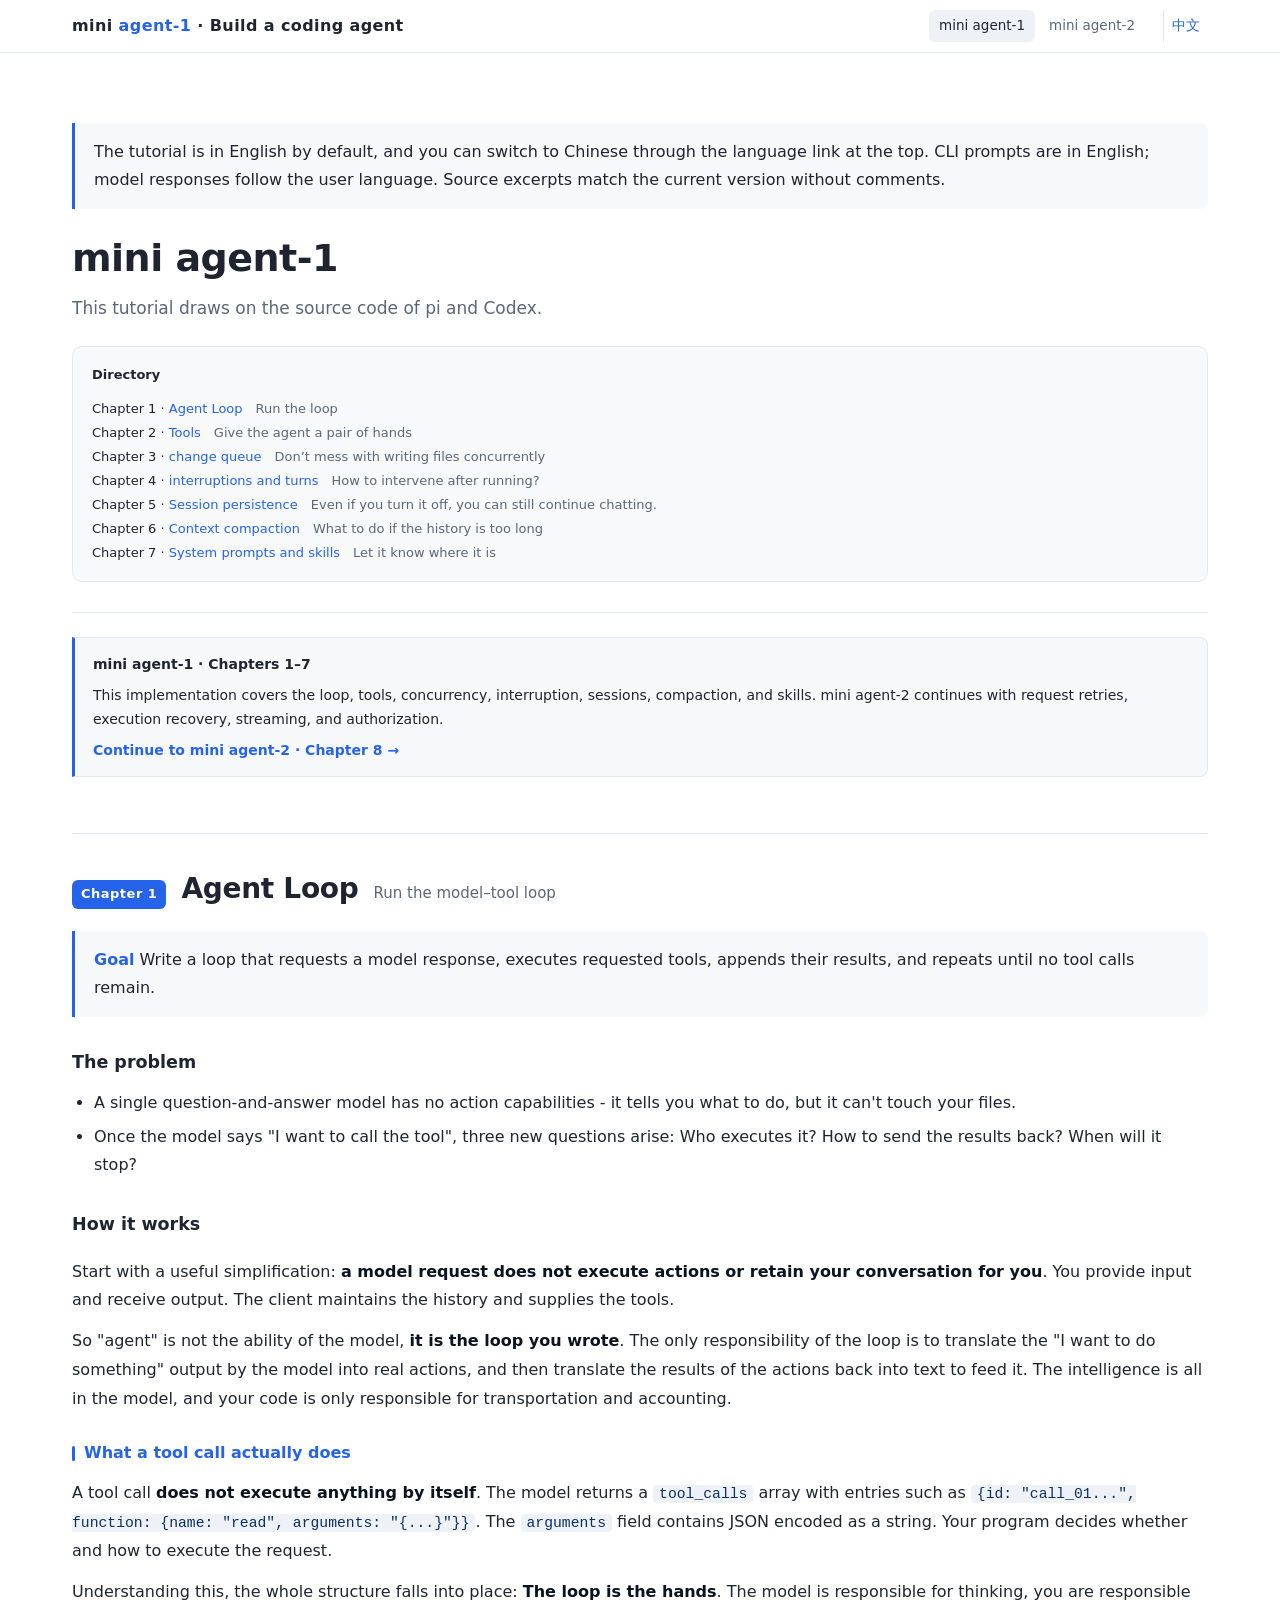
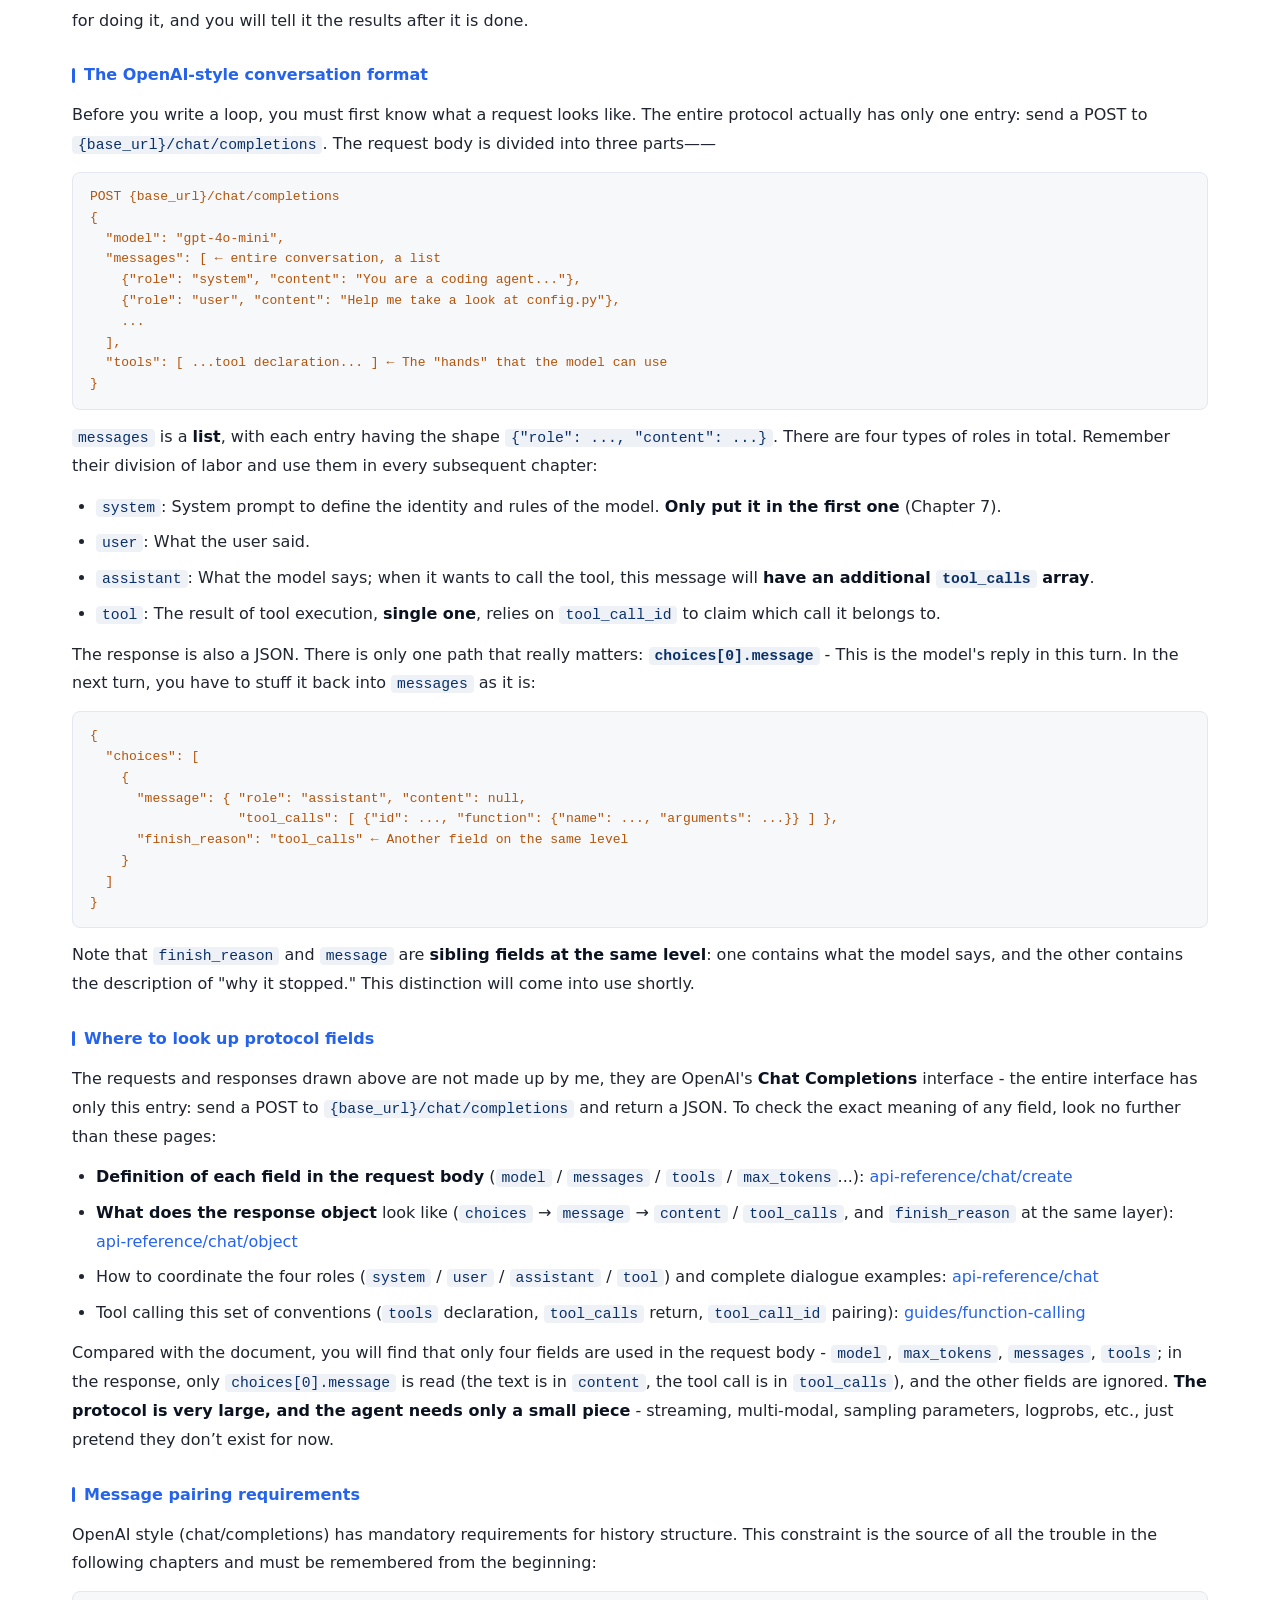
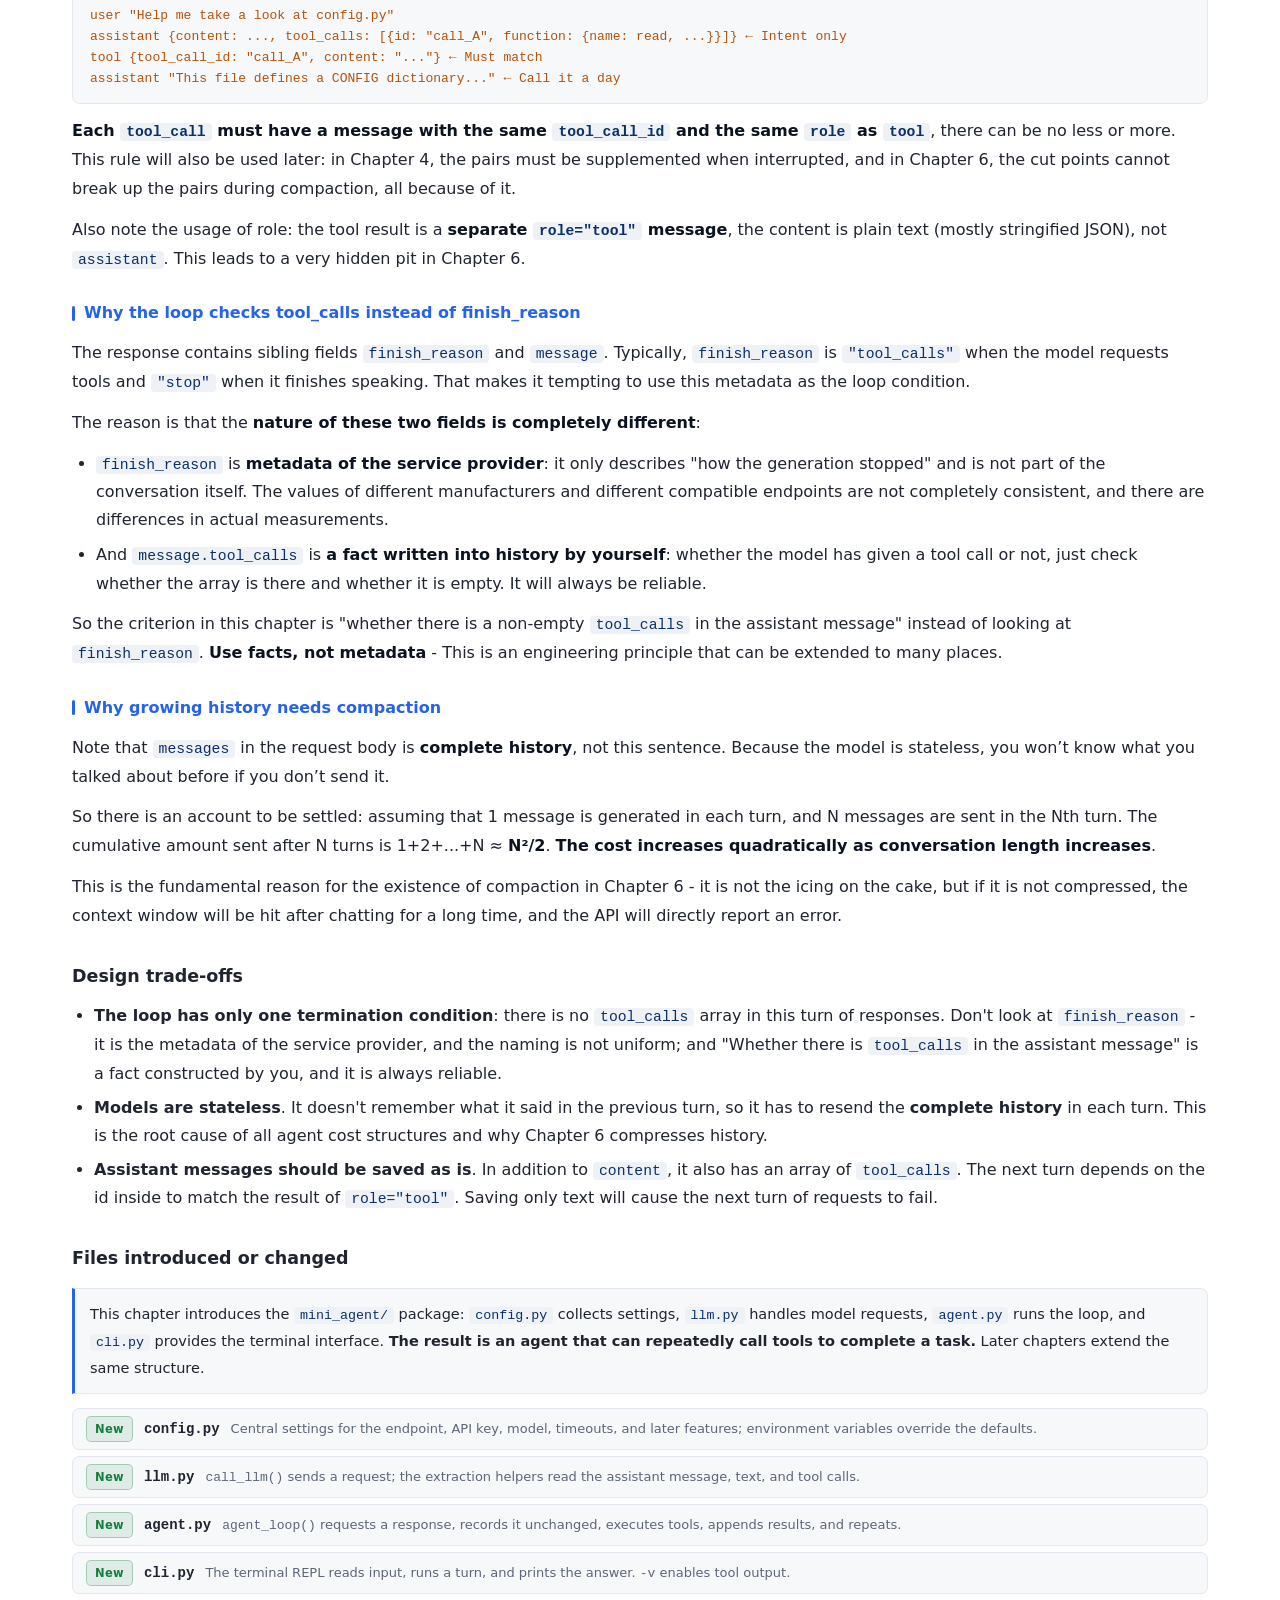
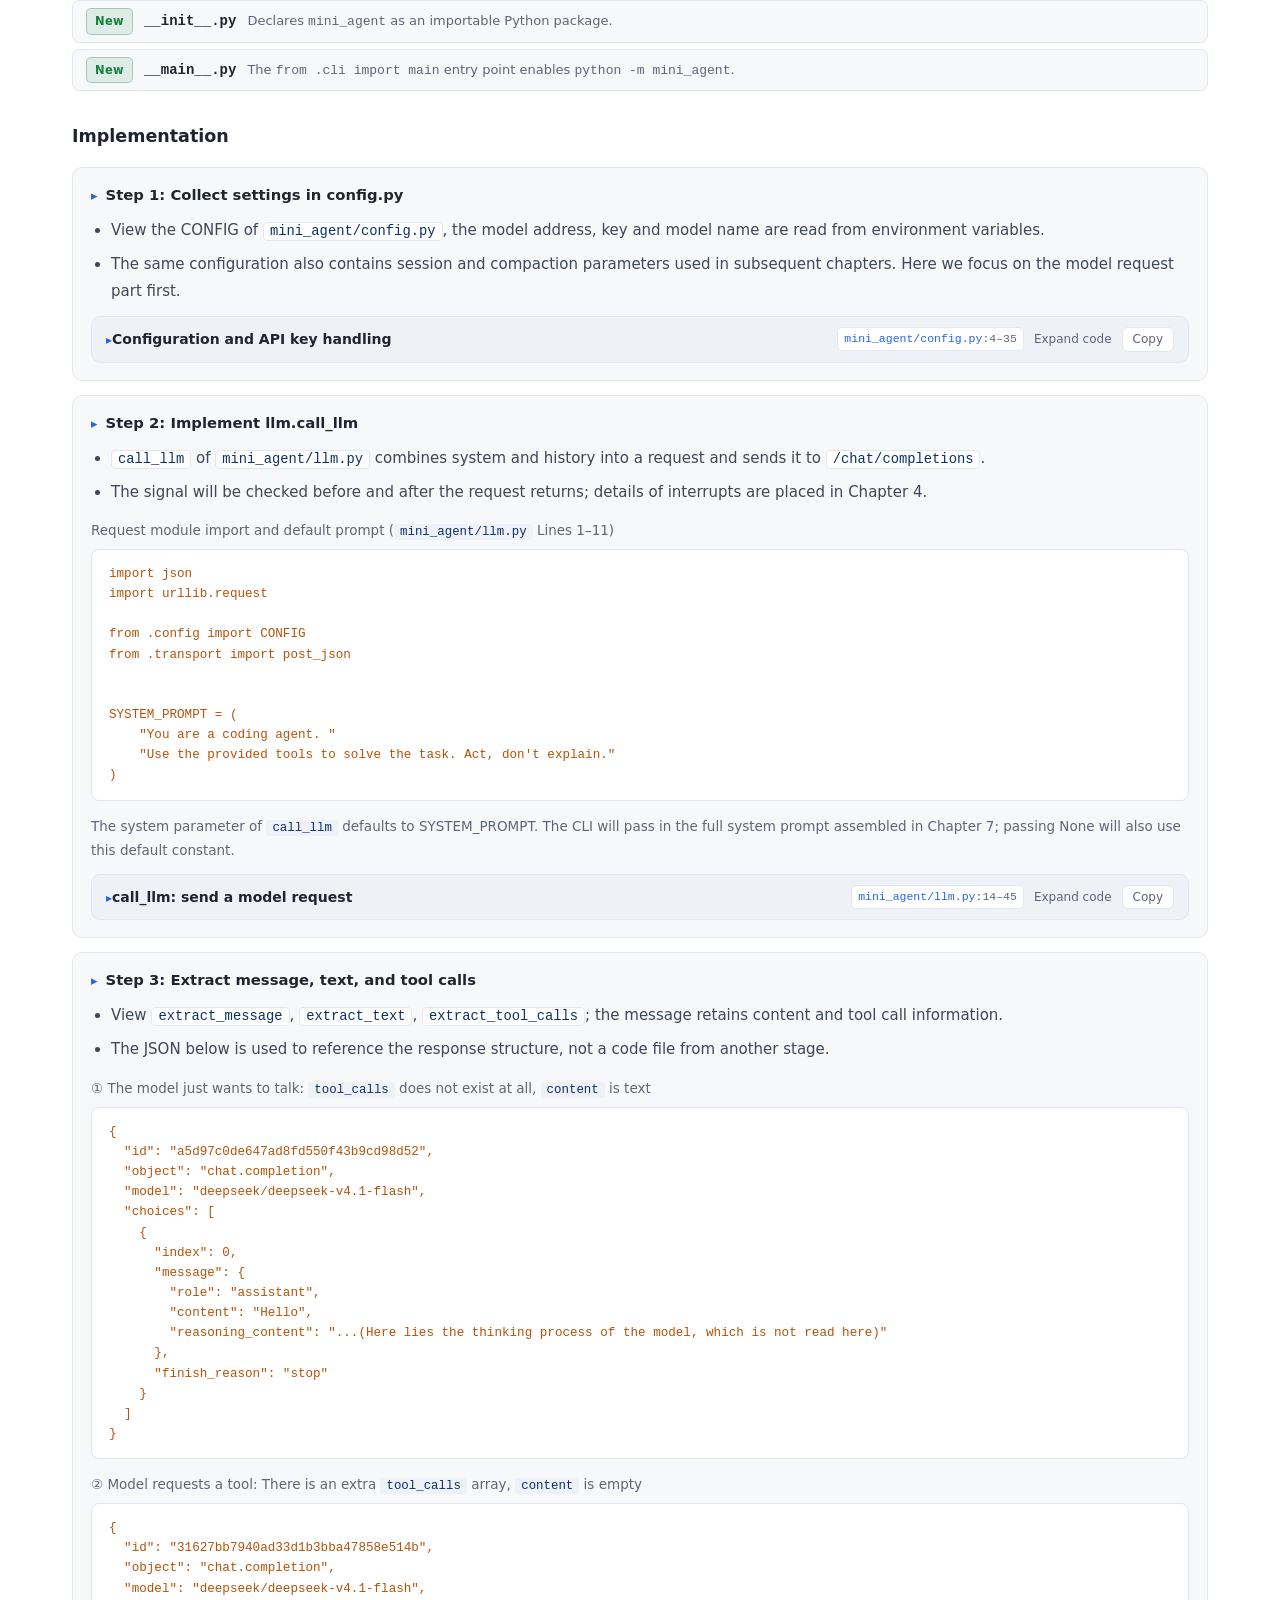
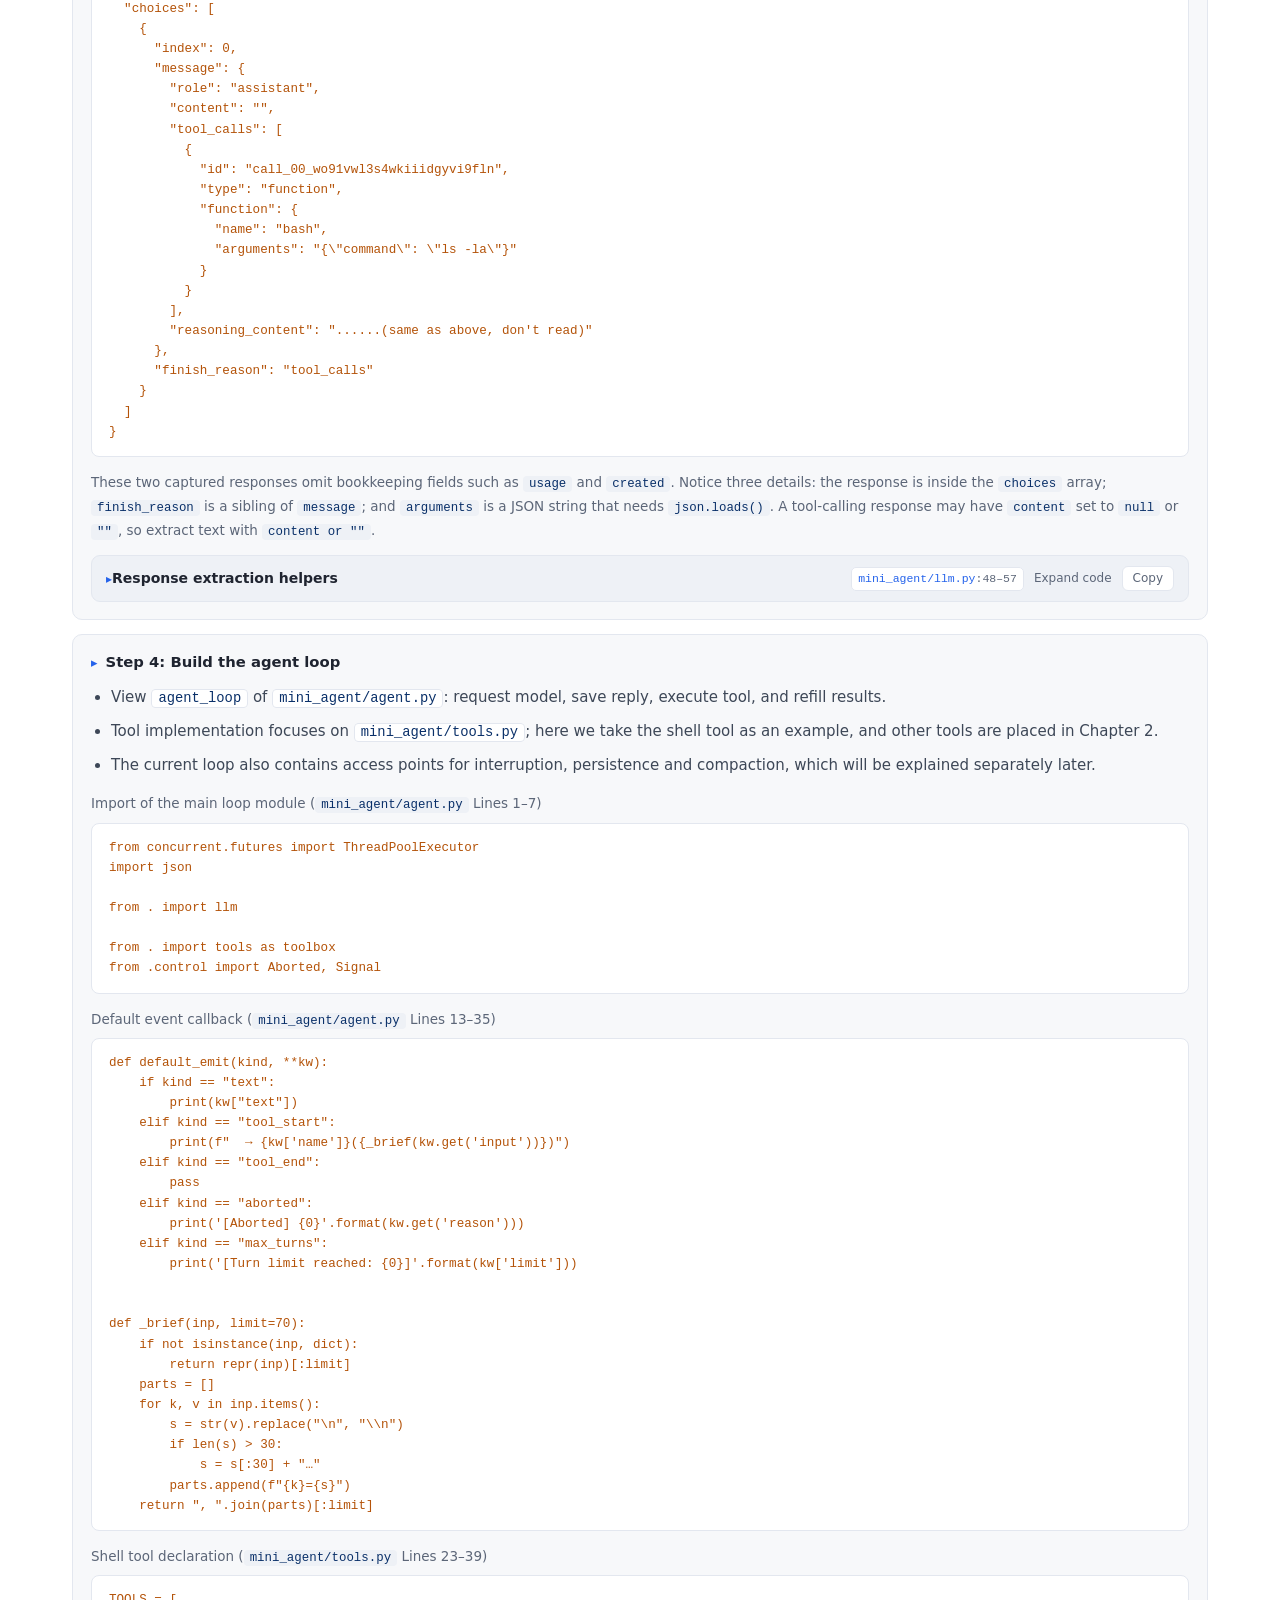
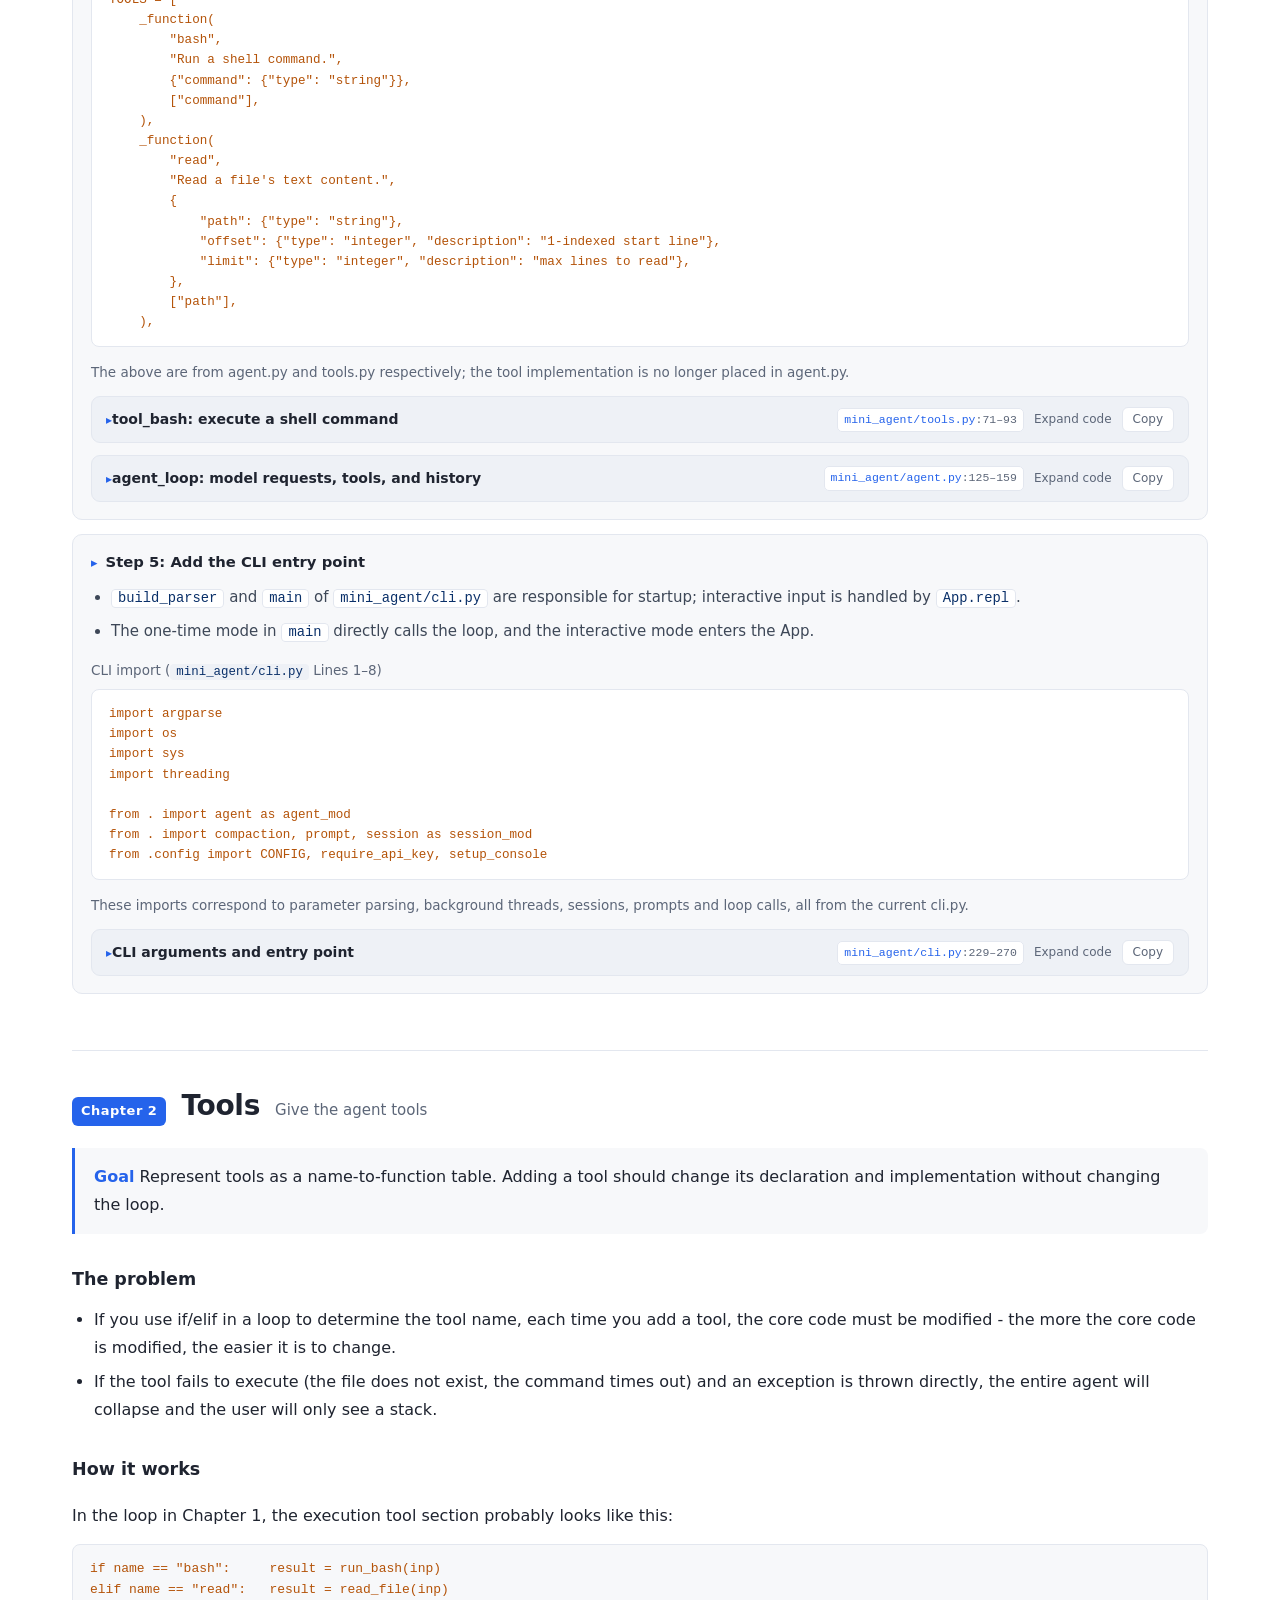
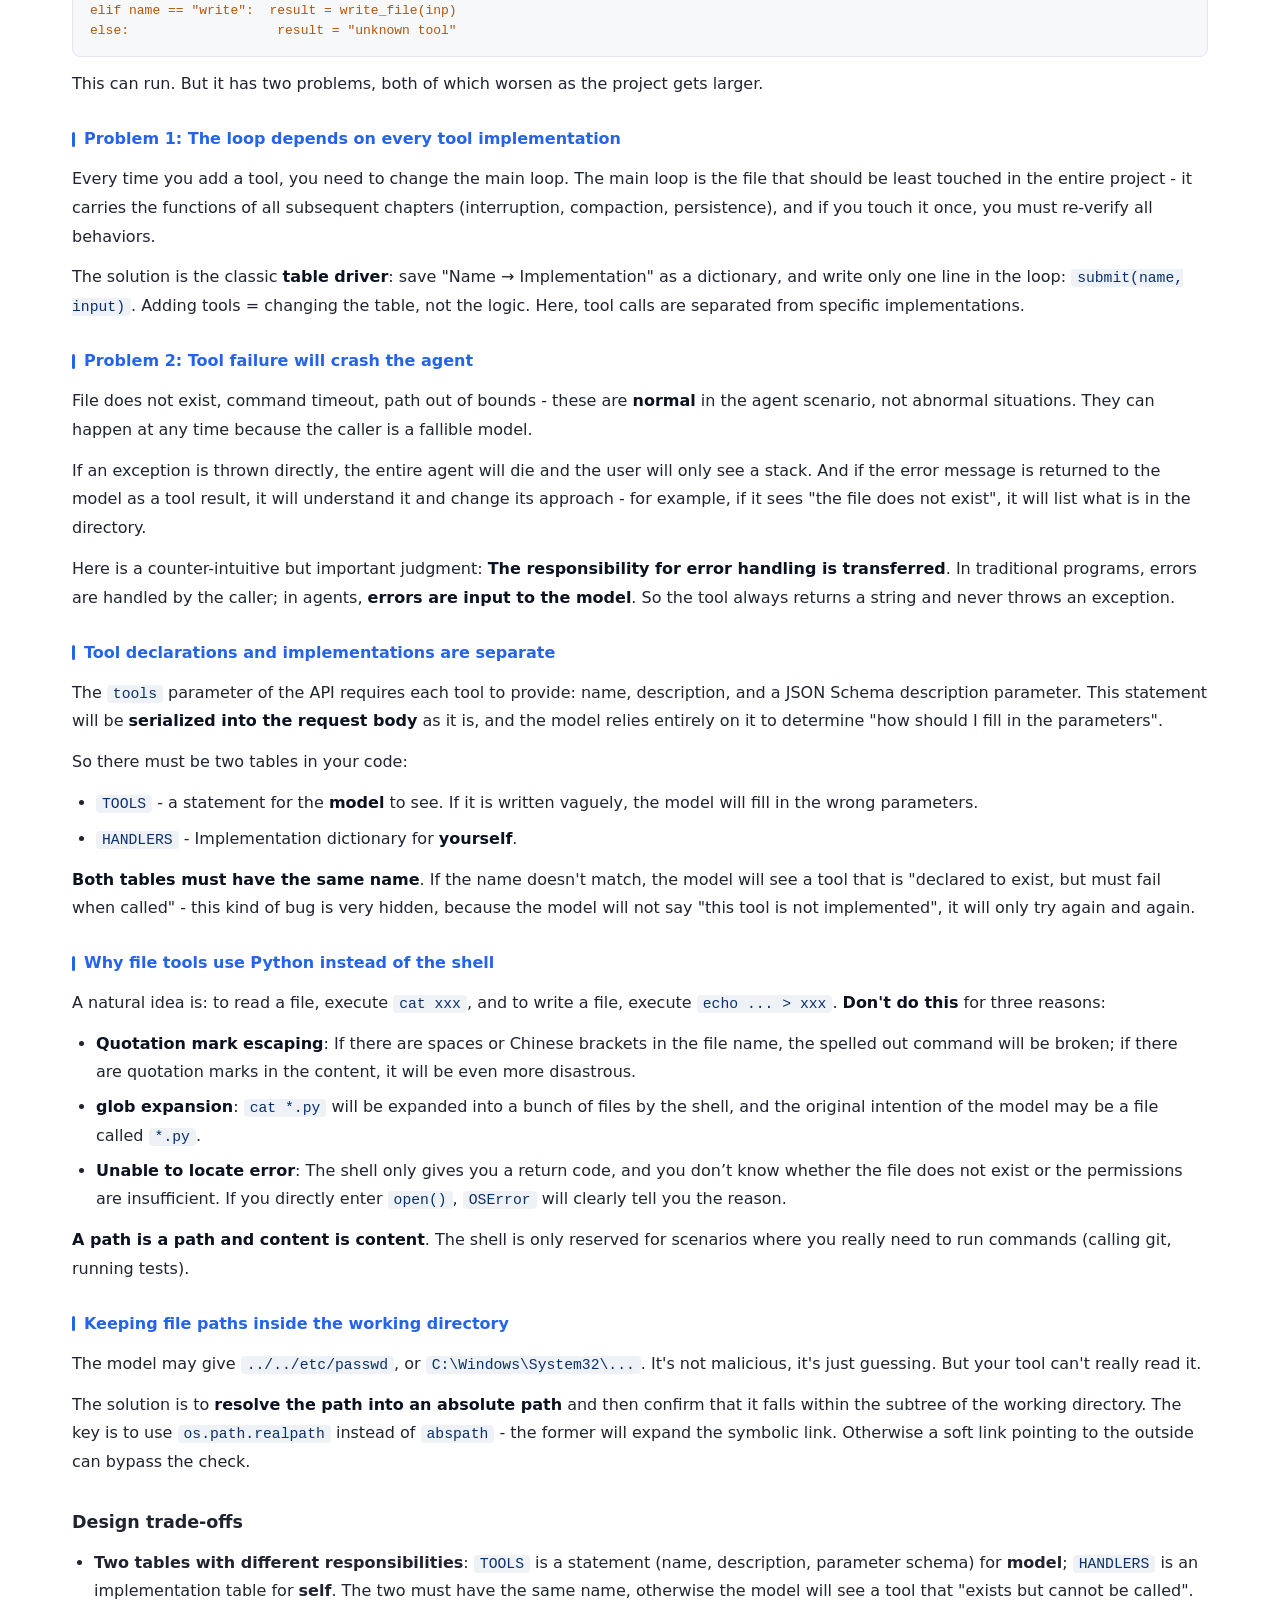
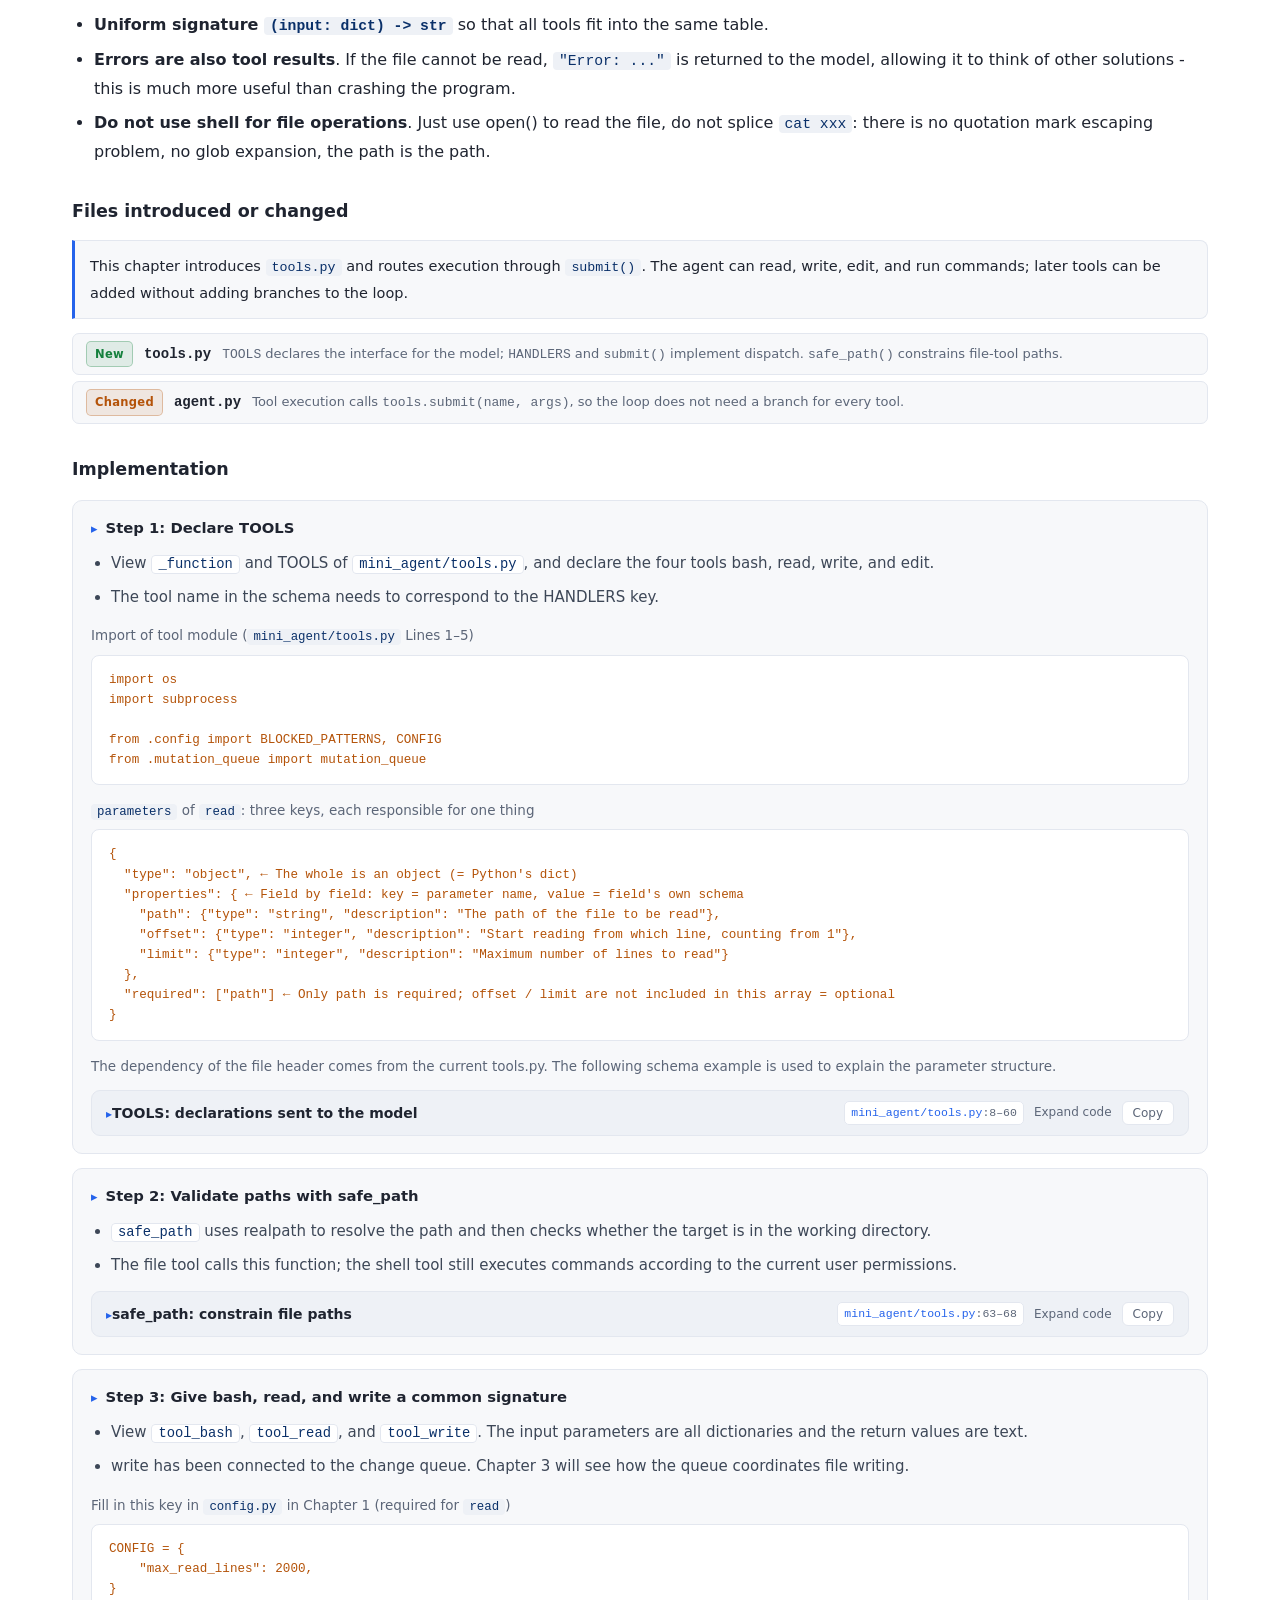
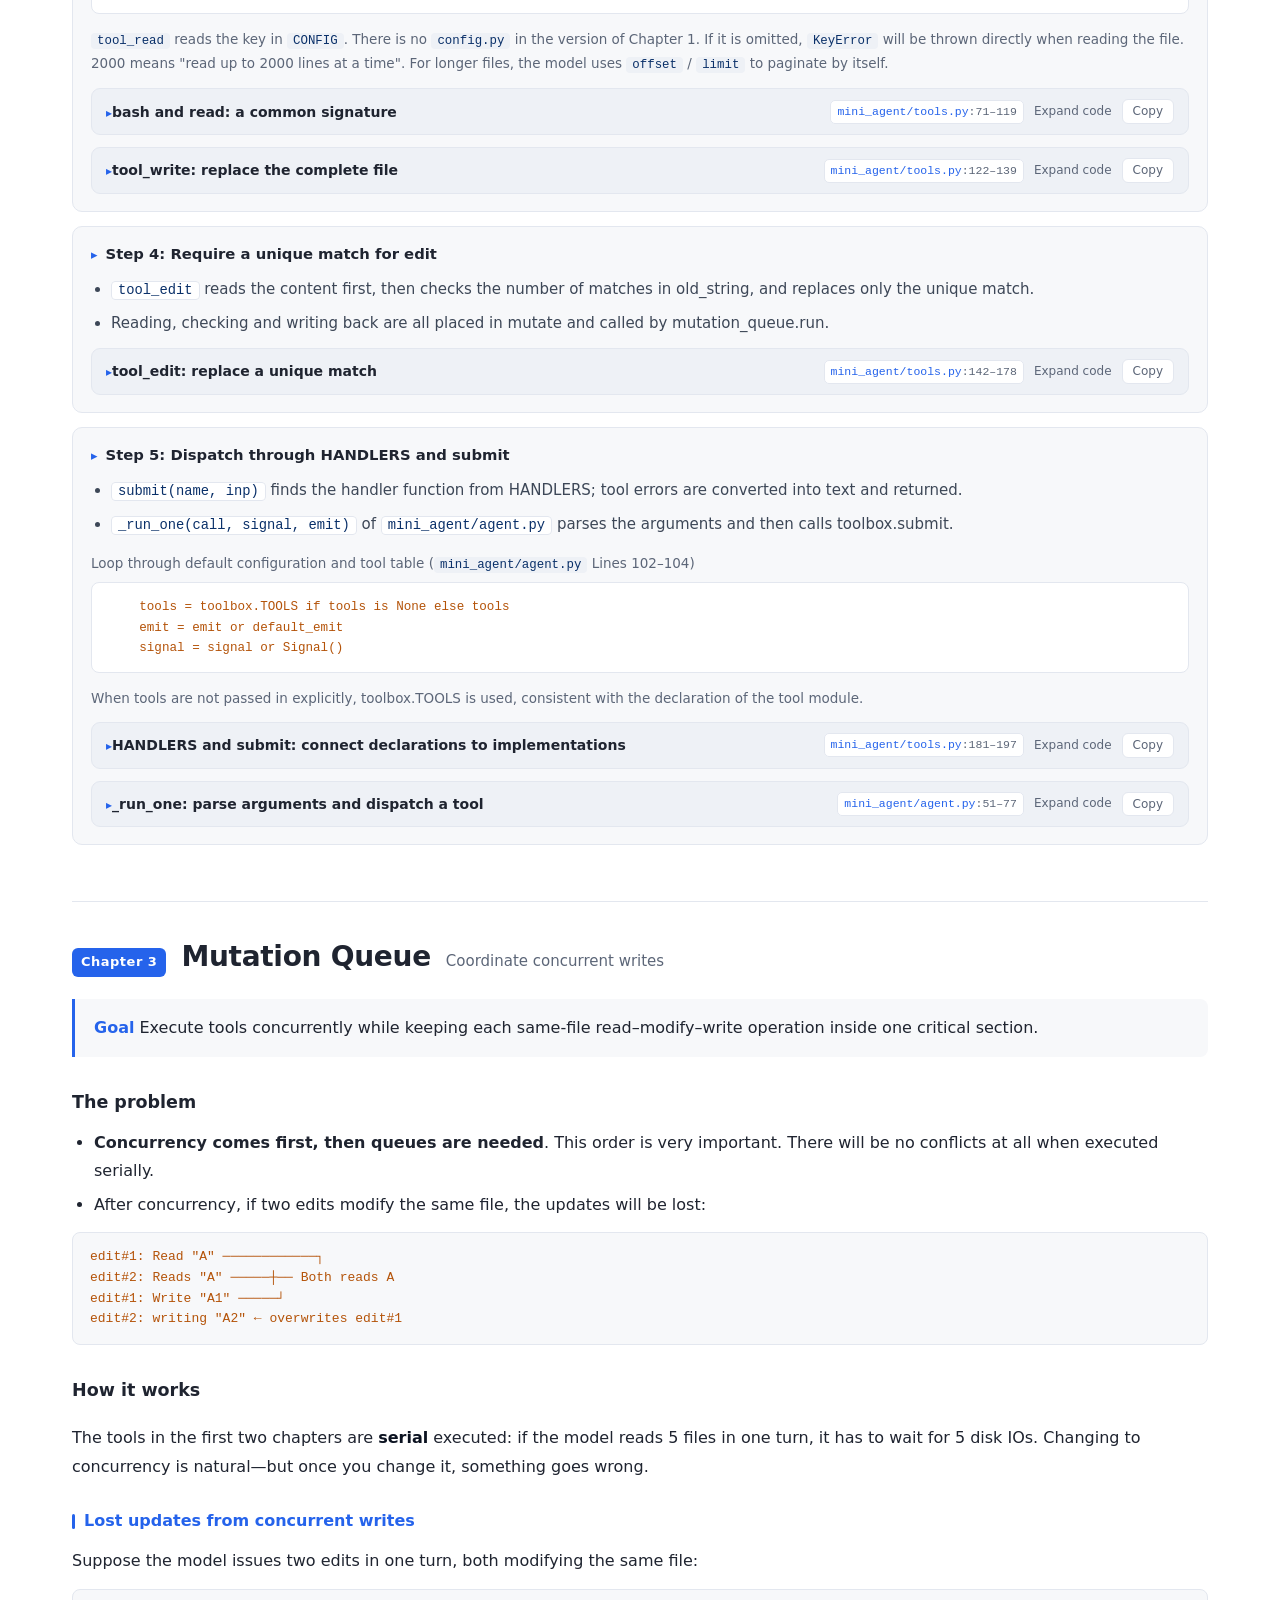
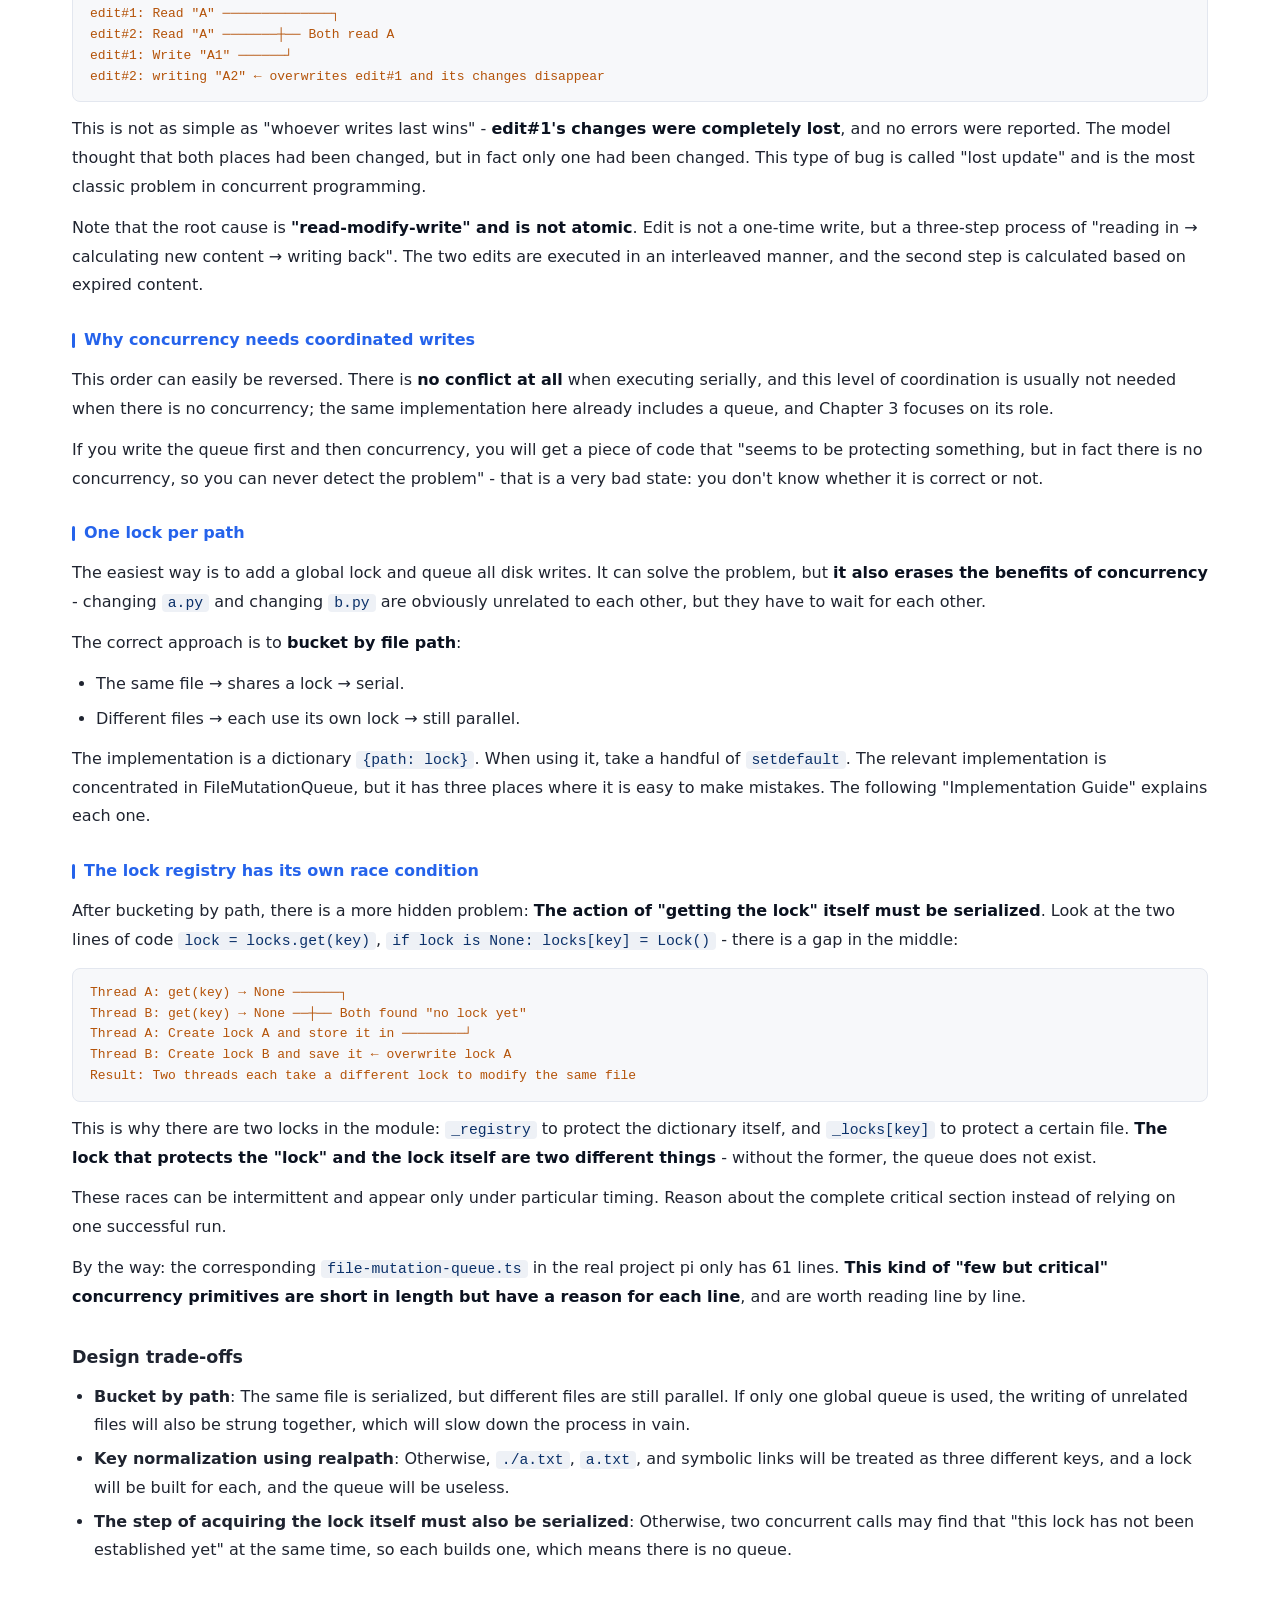
<file: index.html>
<!doctype html>
<html lang="en">
<head>
  <meta charset="utf-8">
  <meta name="viewport" content="width=device-width, initial-scale=1">
  <meta http-equiv="refresh" content="0; url=guide.html">
  <title>mini agent · Implementation guide</title>
  <link rel="canonical" href="https://caulif.github.io/mini-agent/guide.html">
</head>
<body>
  <p><a href="guide.html">Read the English tutorial</a> · <a href="guide.zh-CN.html" lang="zh-CN">简体中文</a></p>
</body>
</html>
</file>
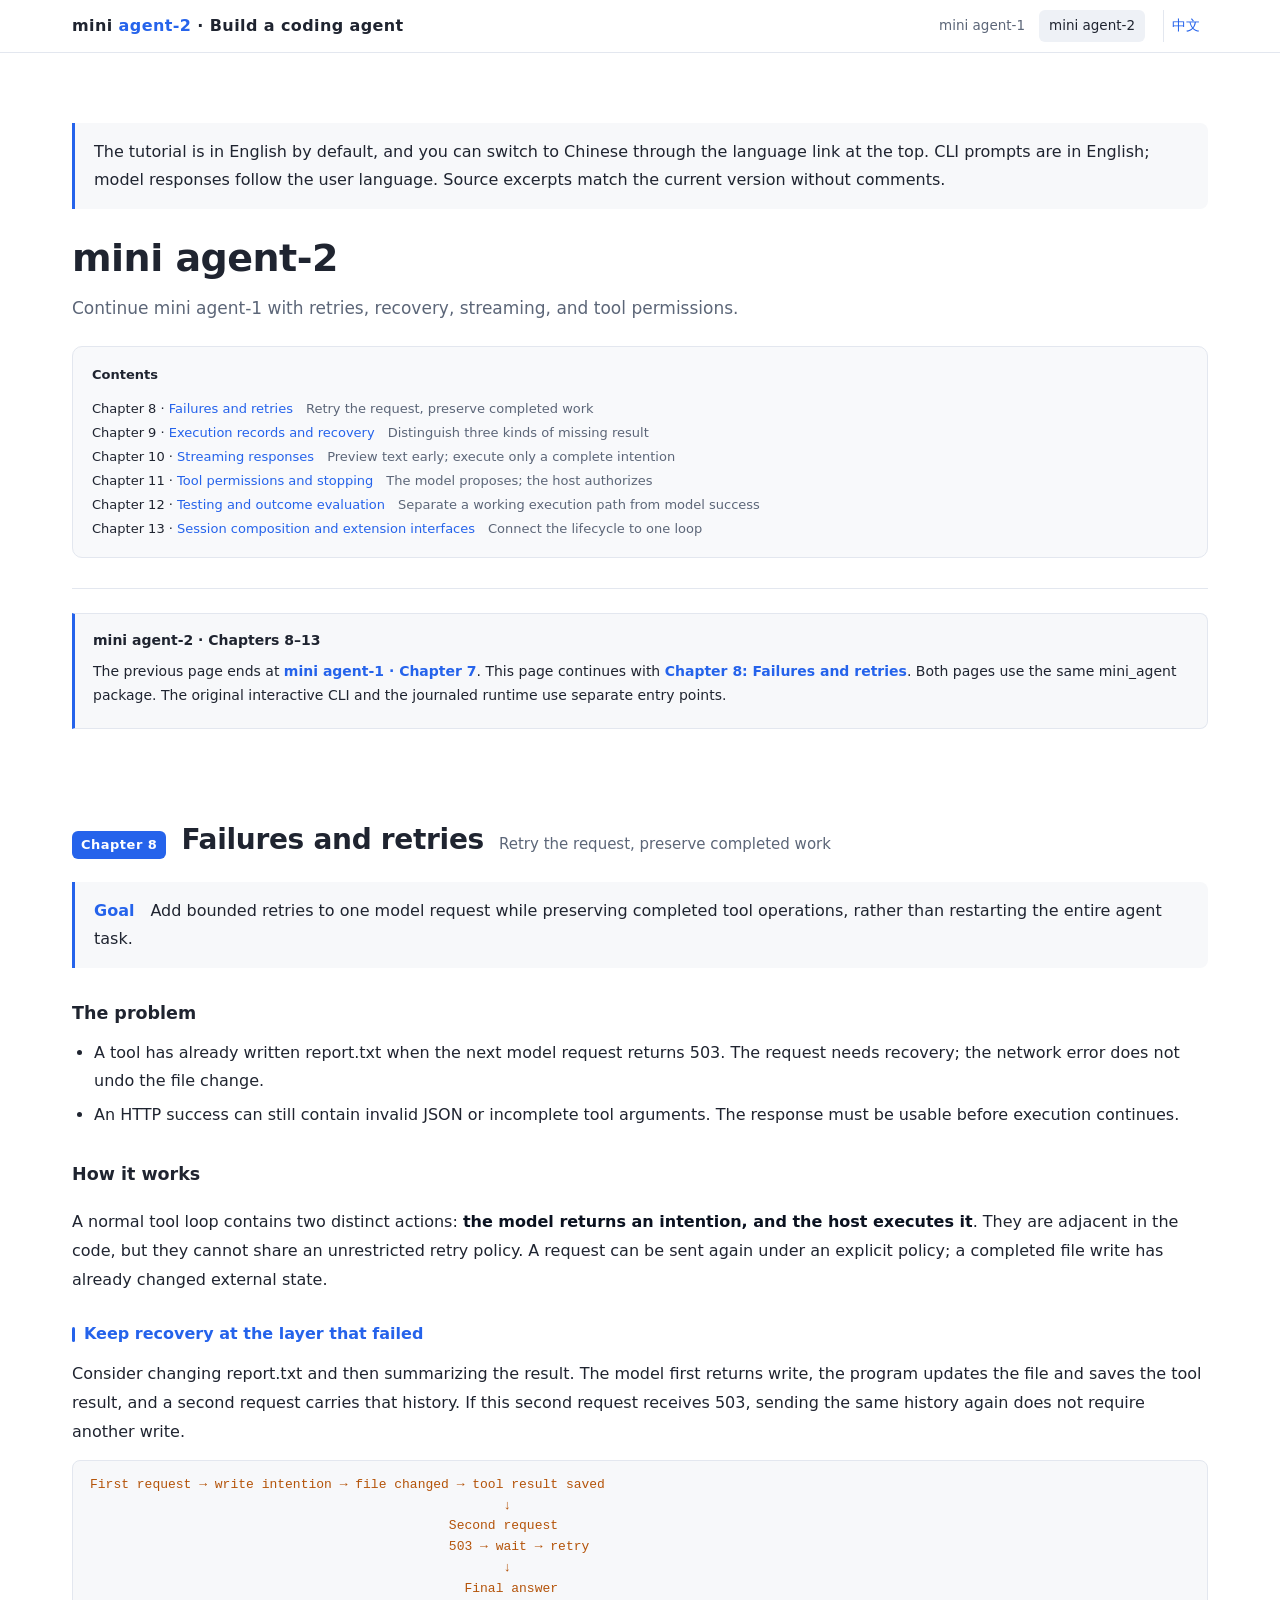
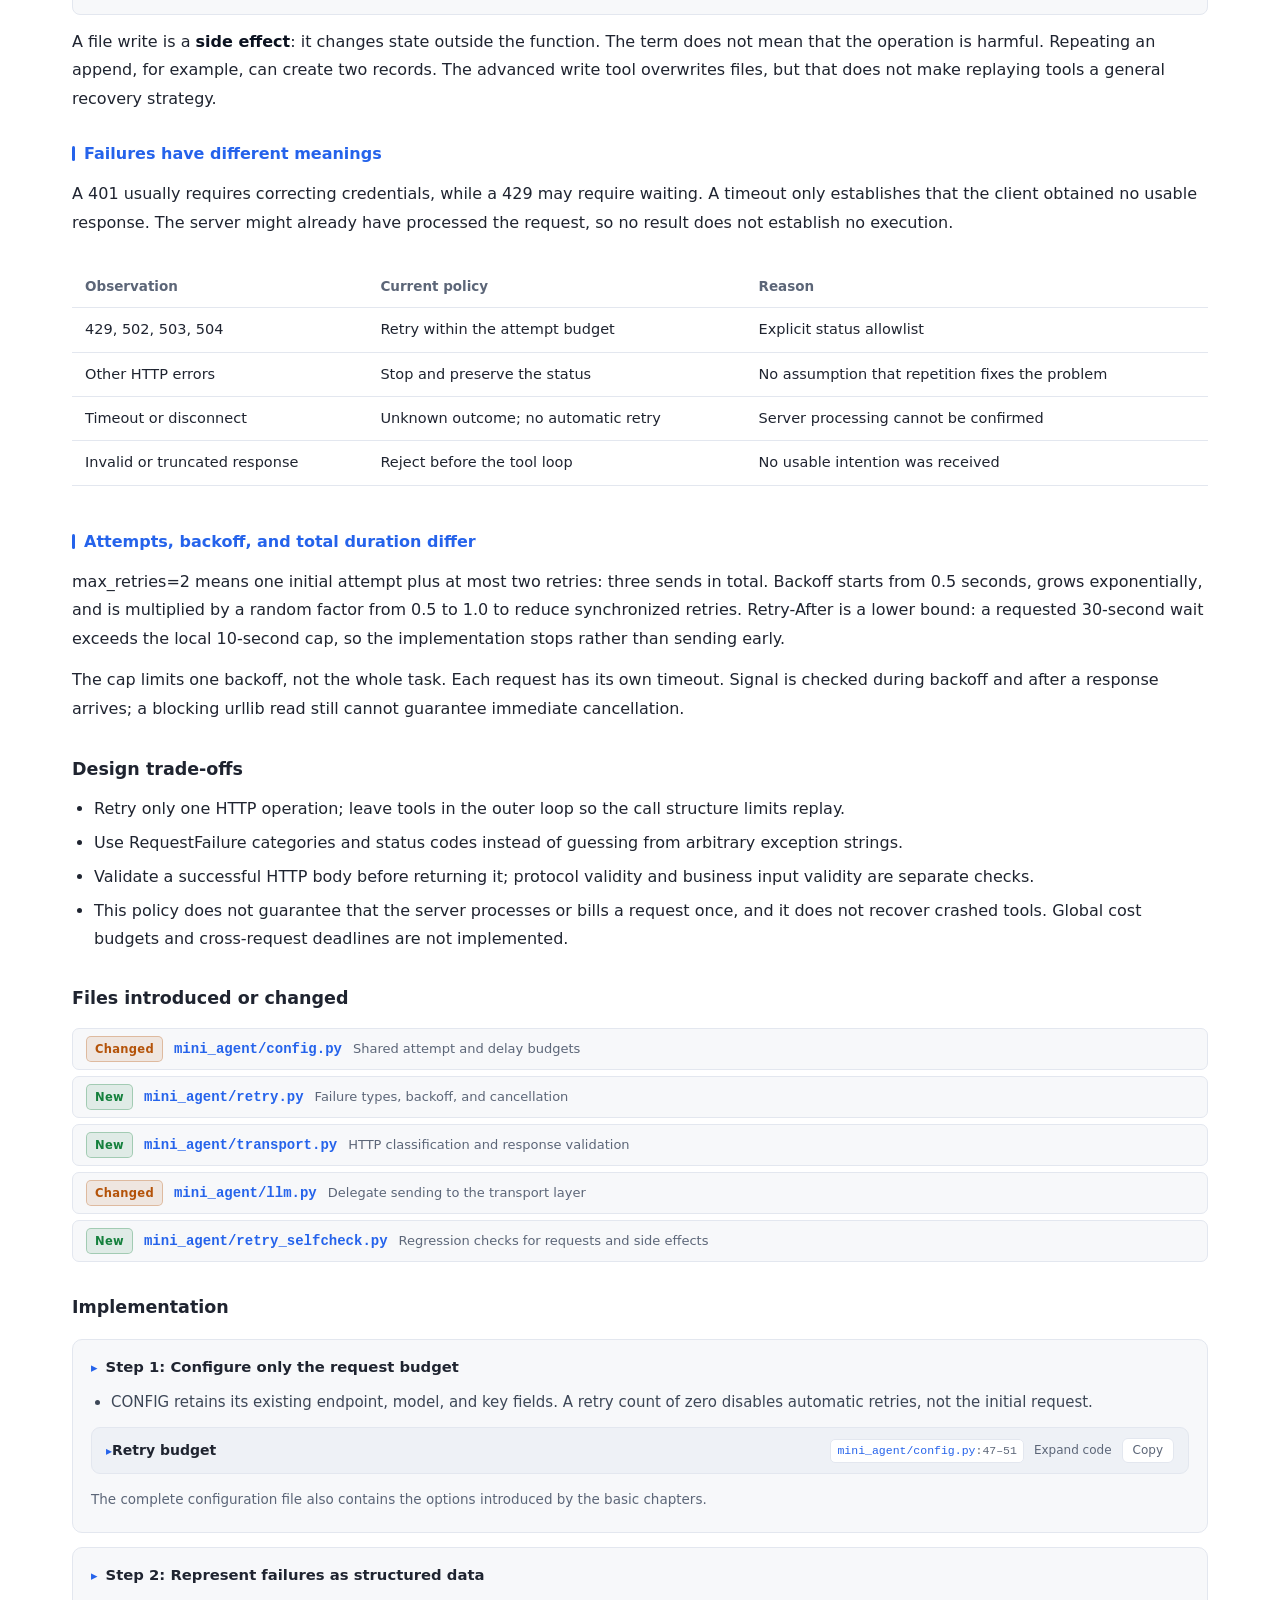
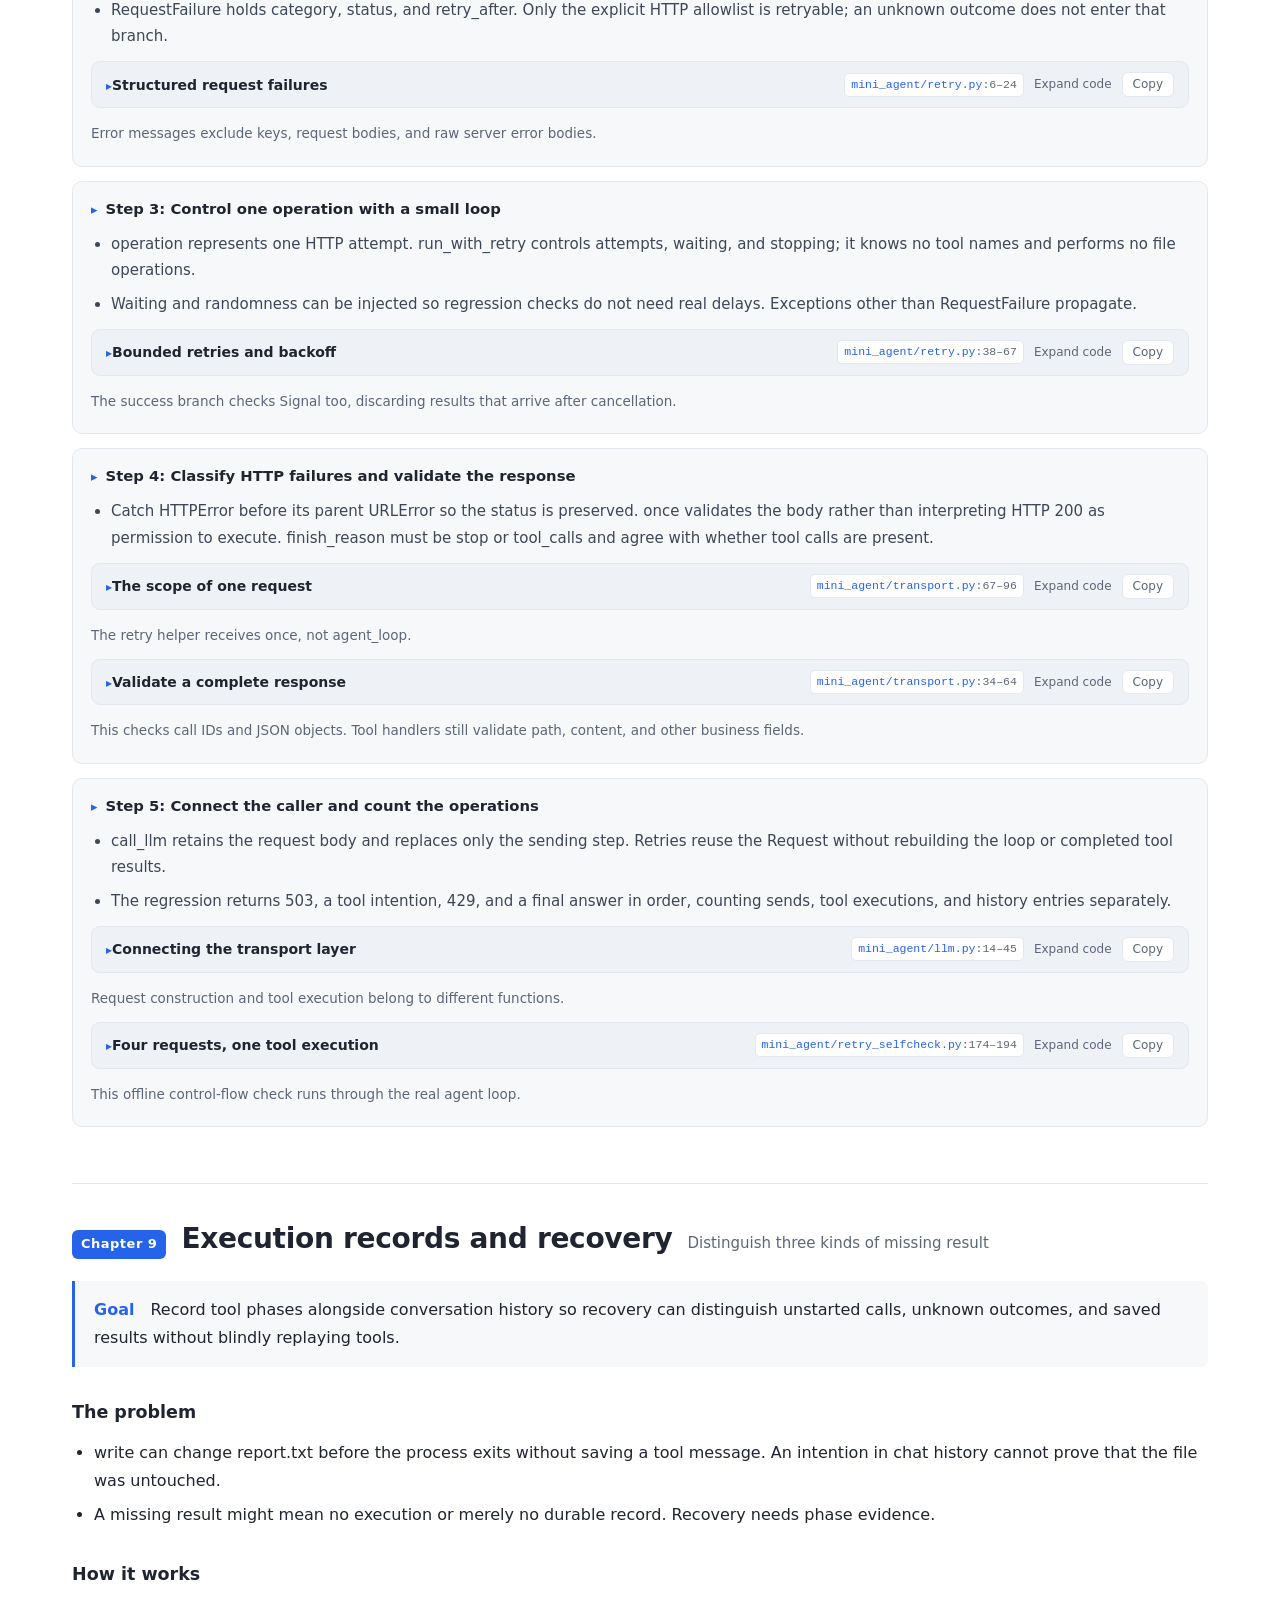
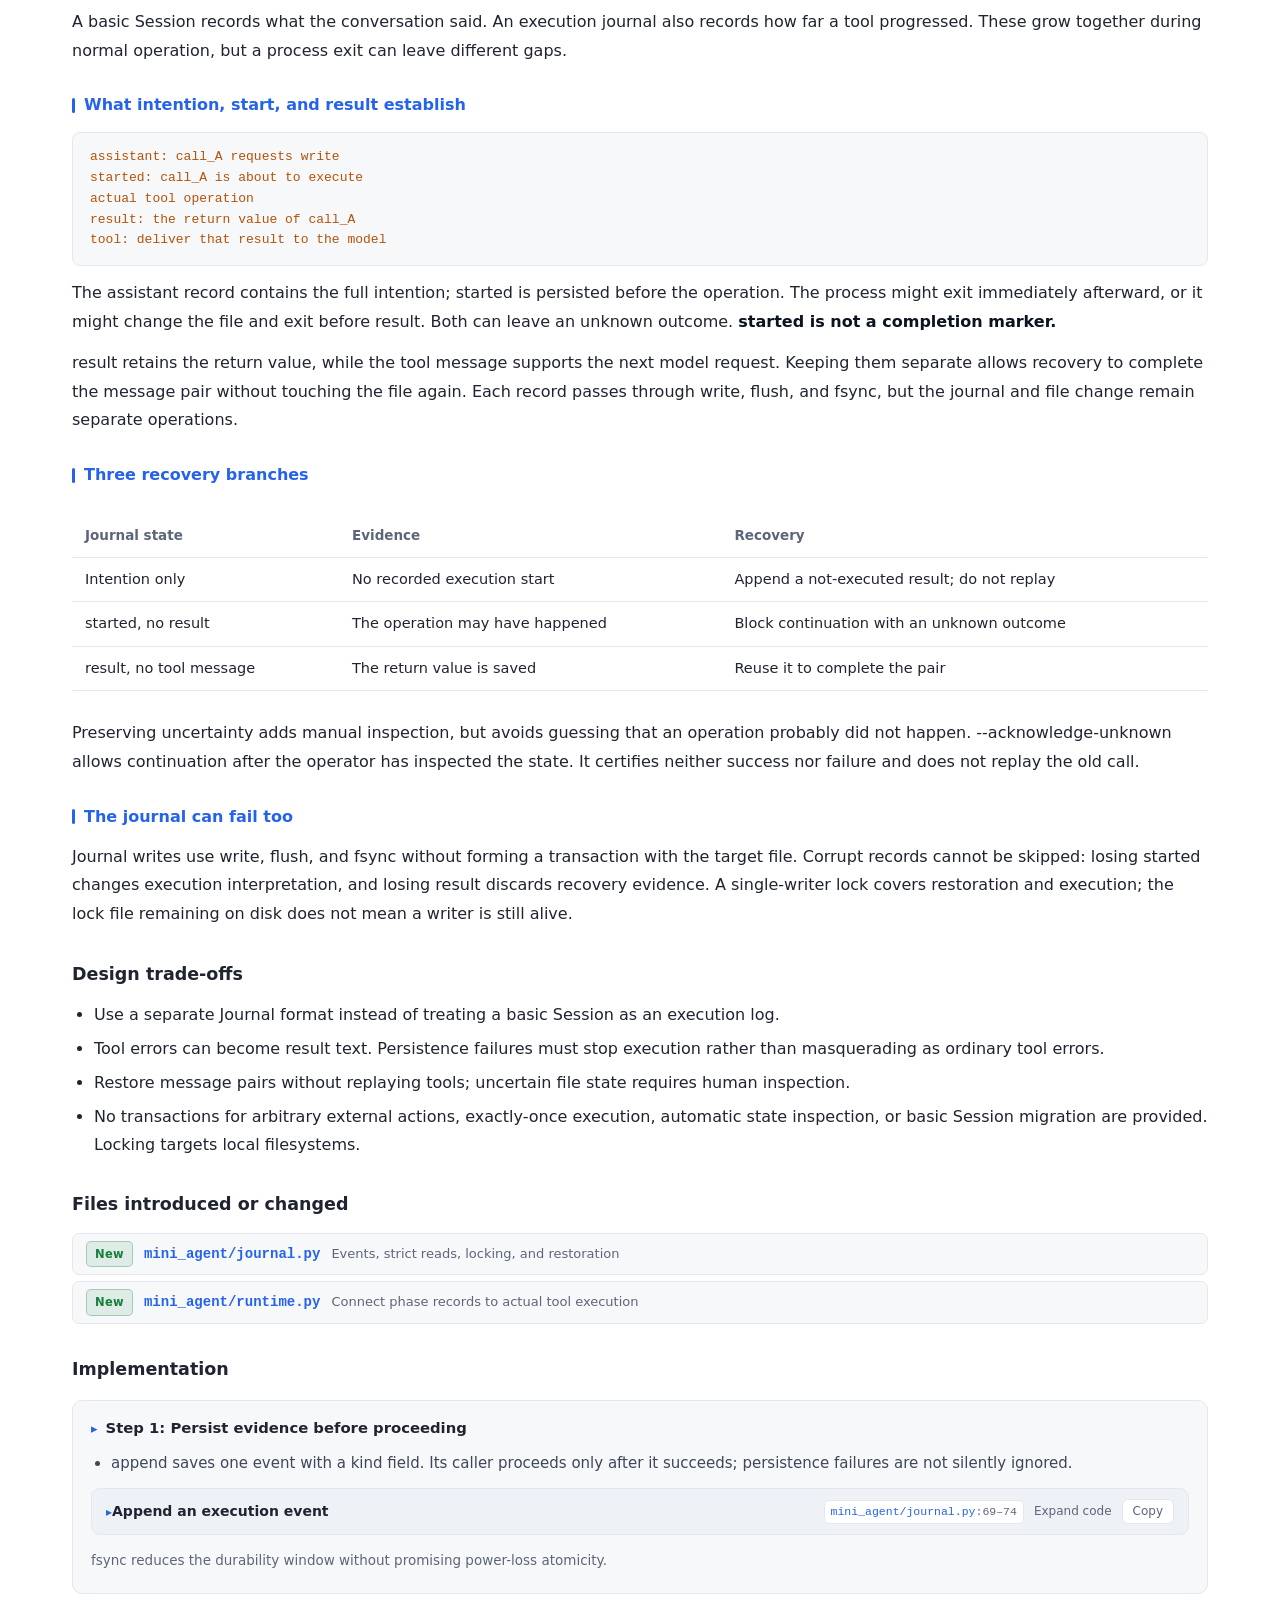
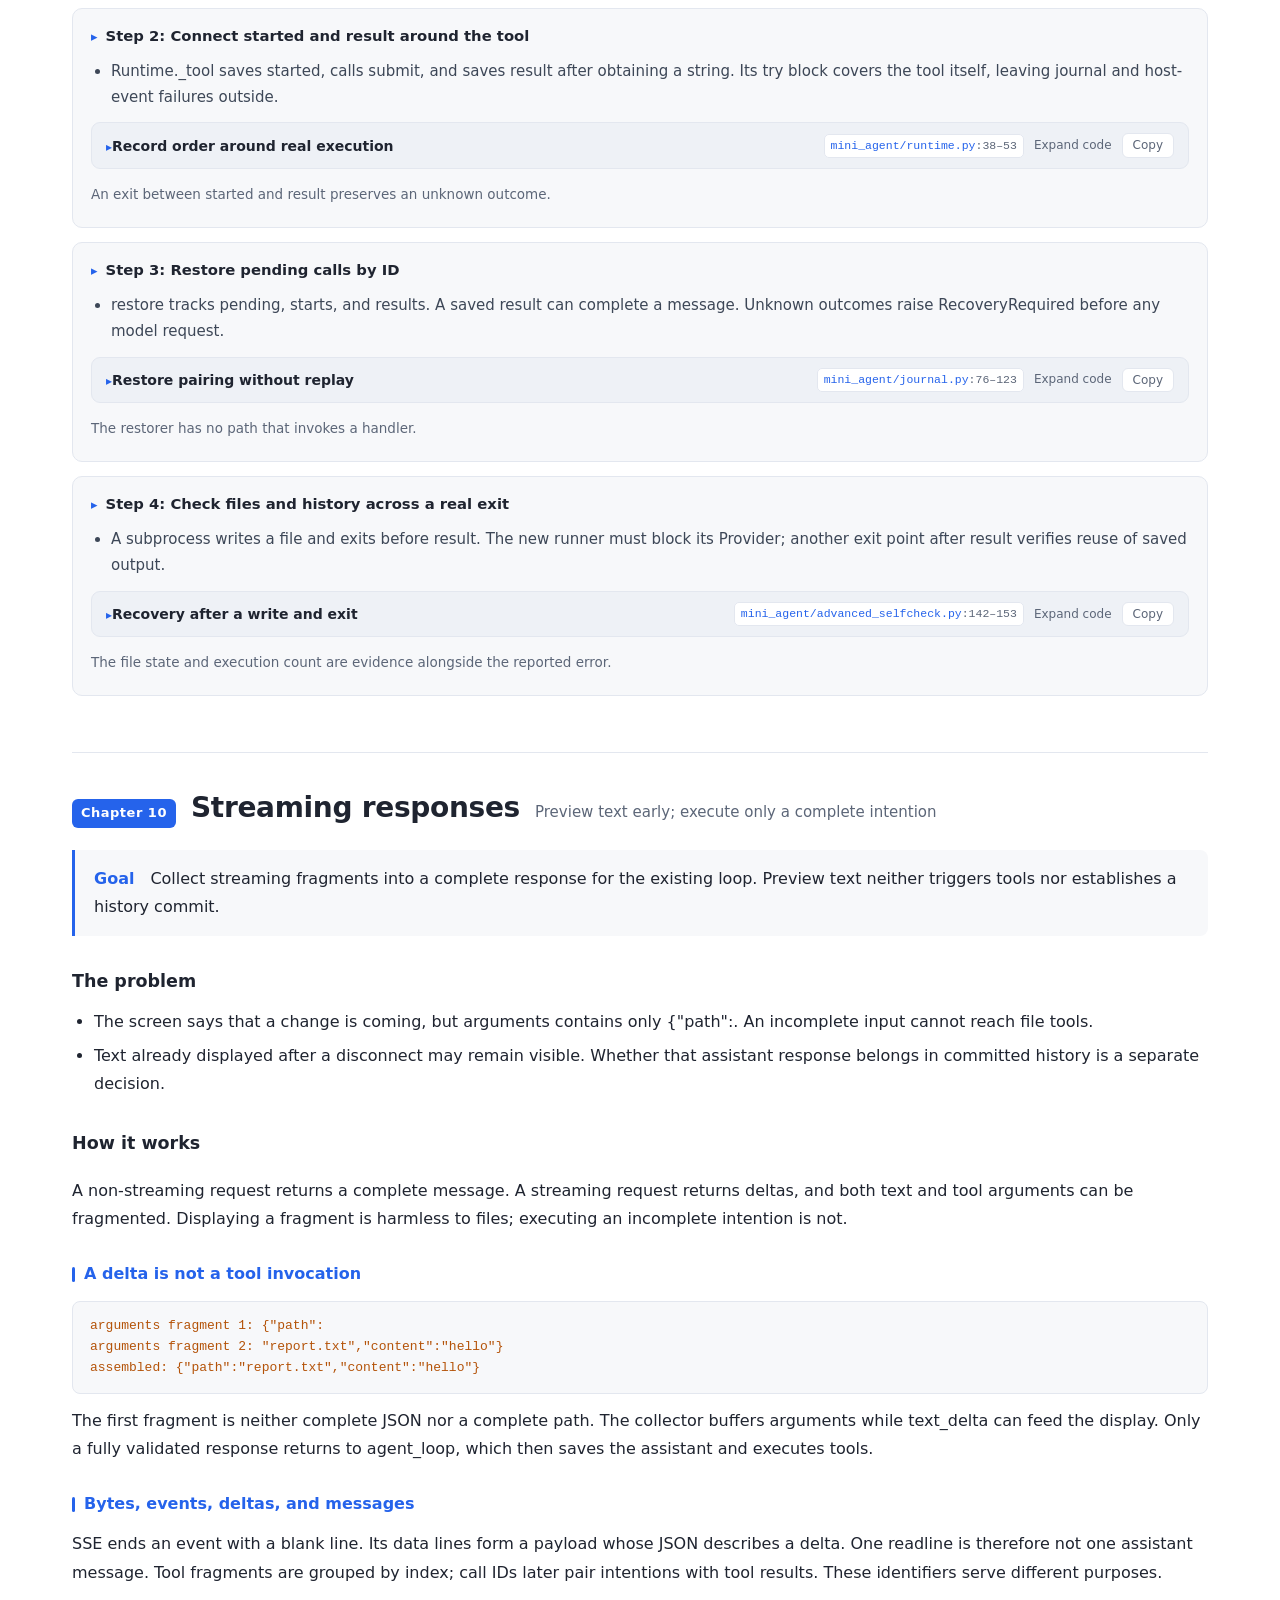
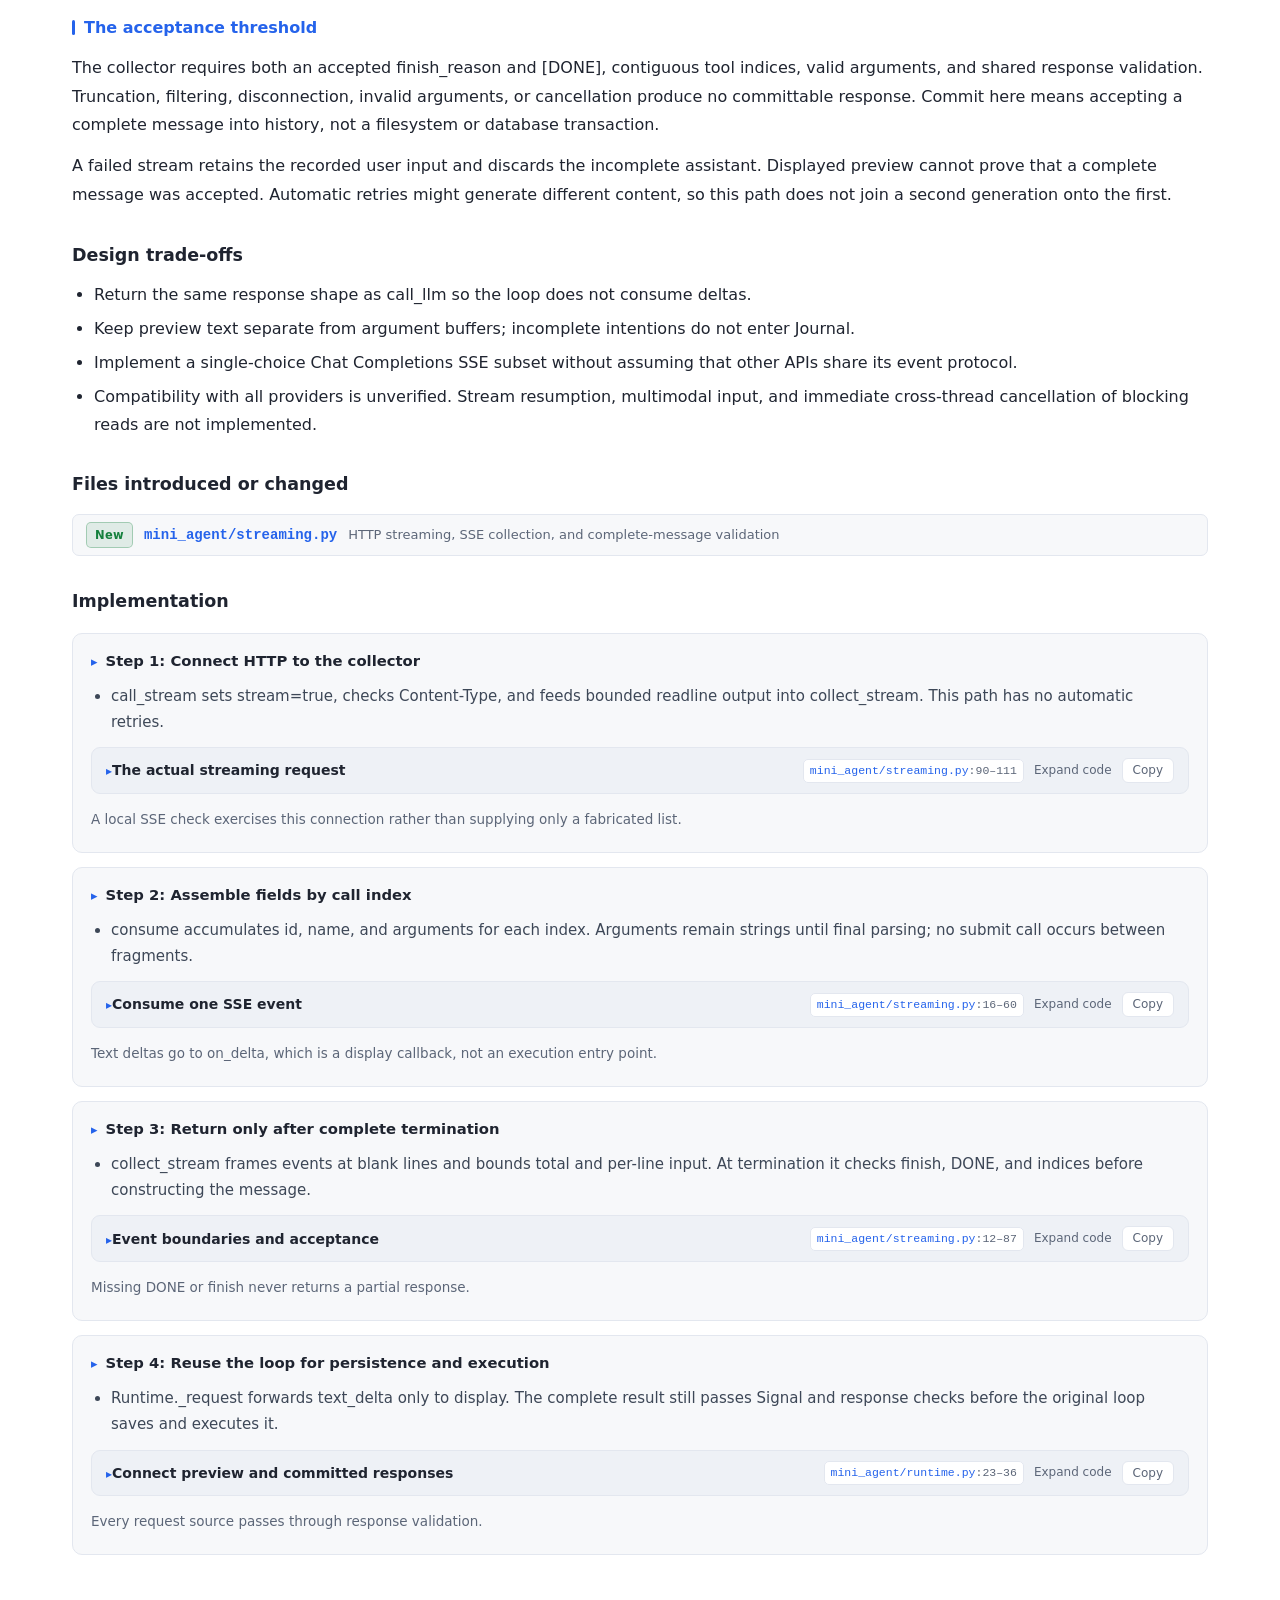
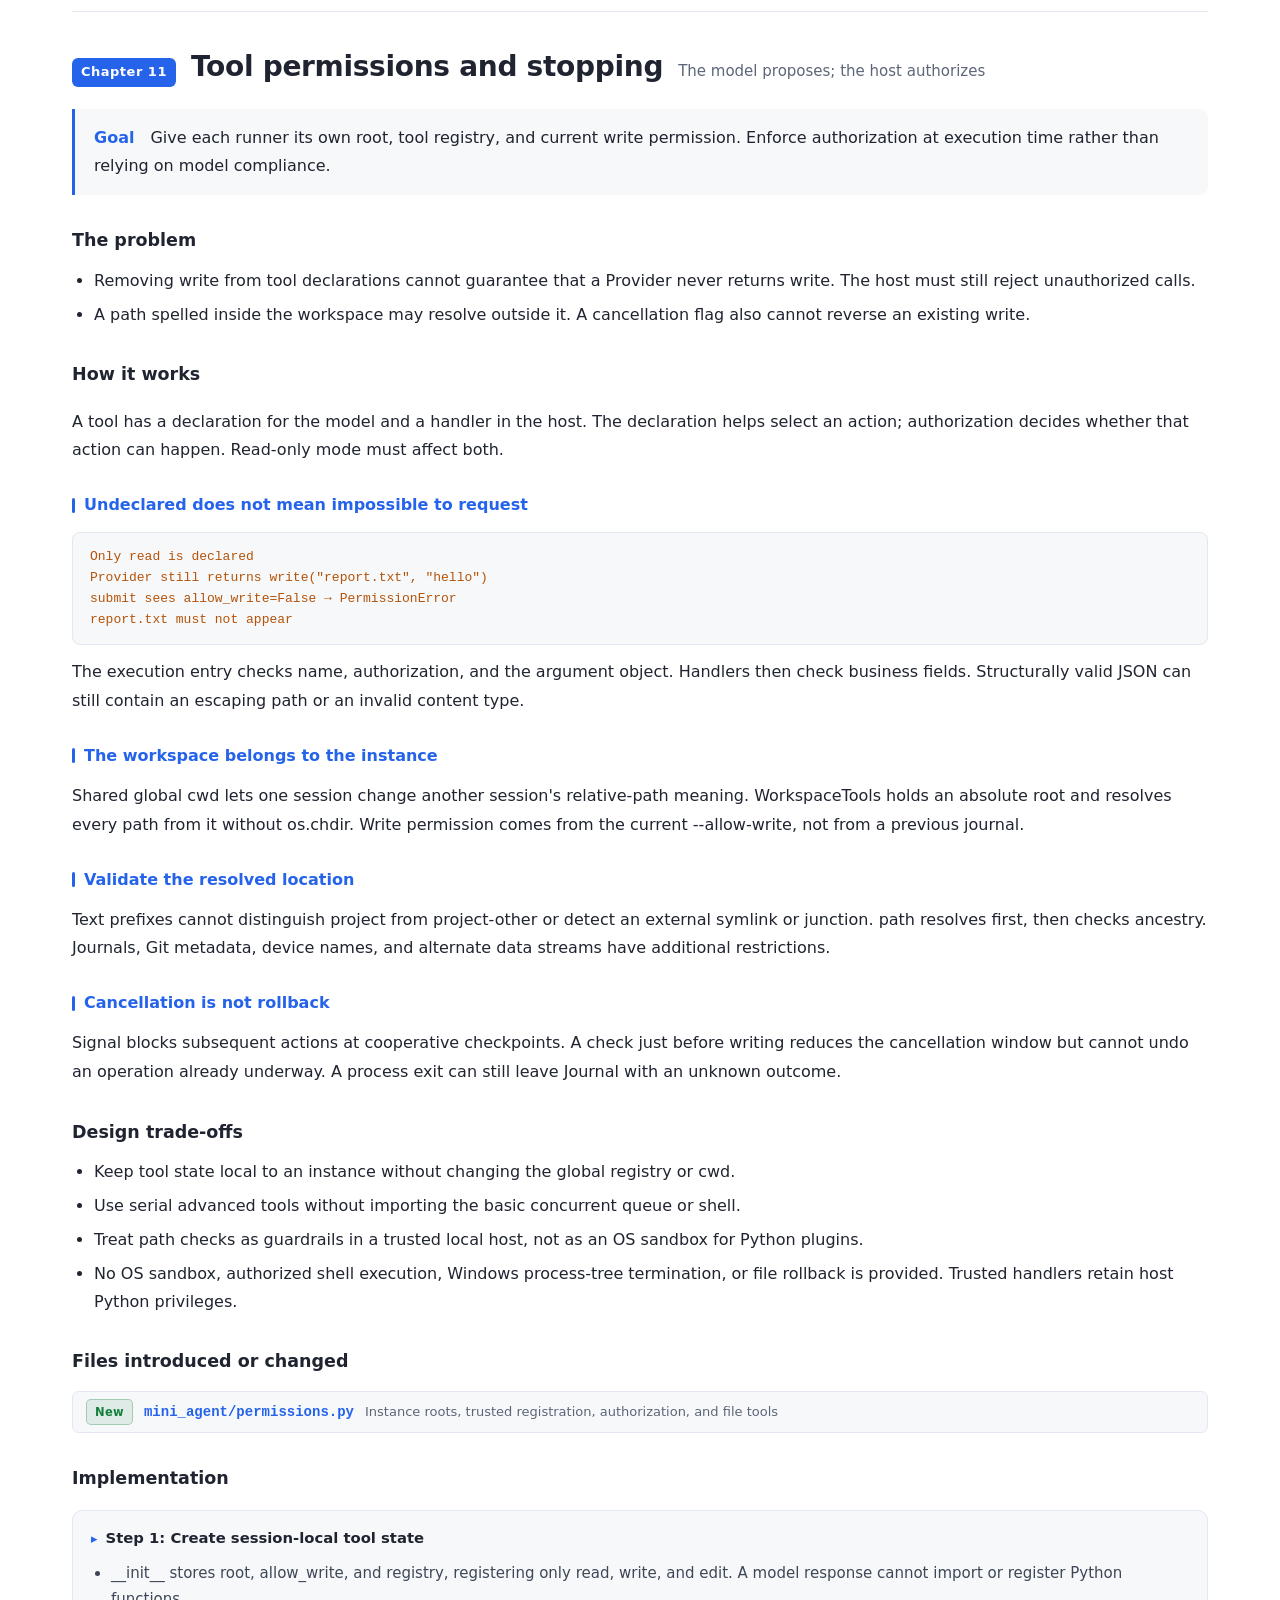
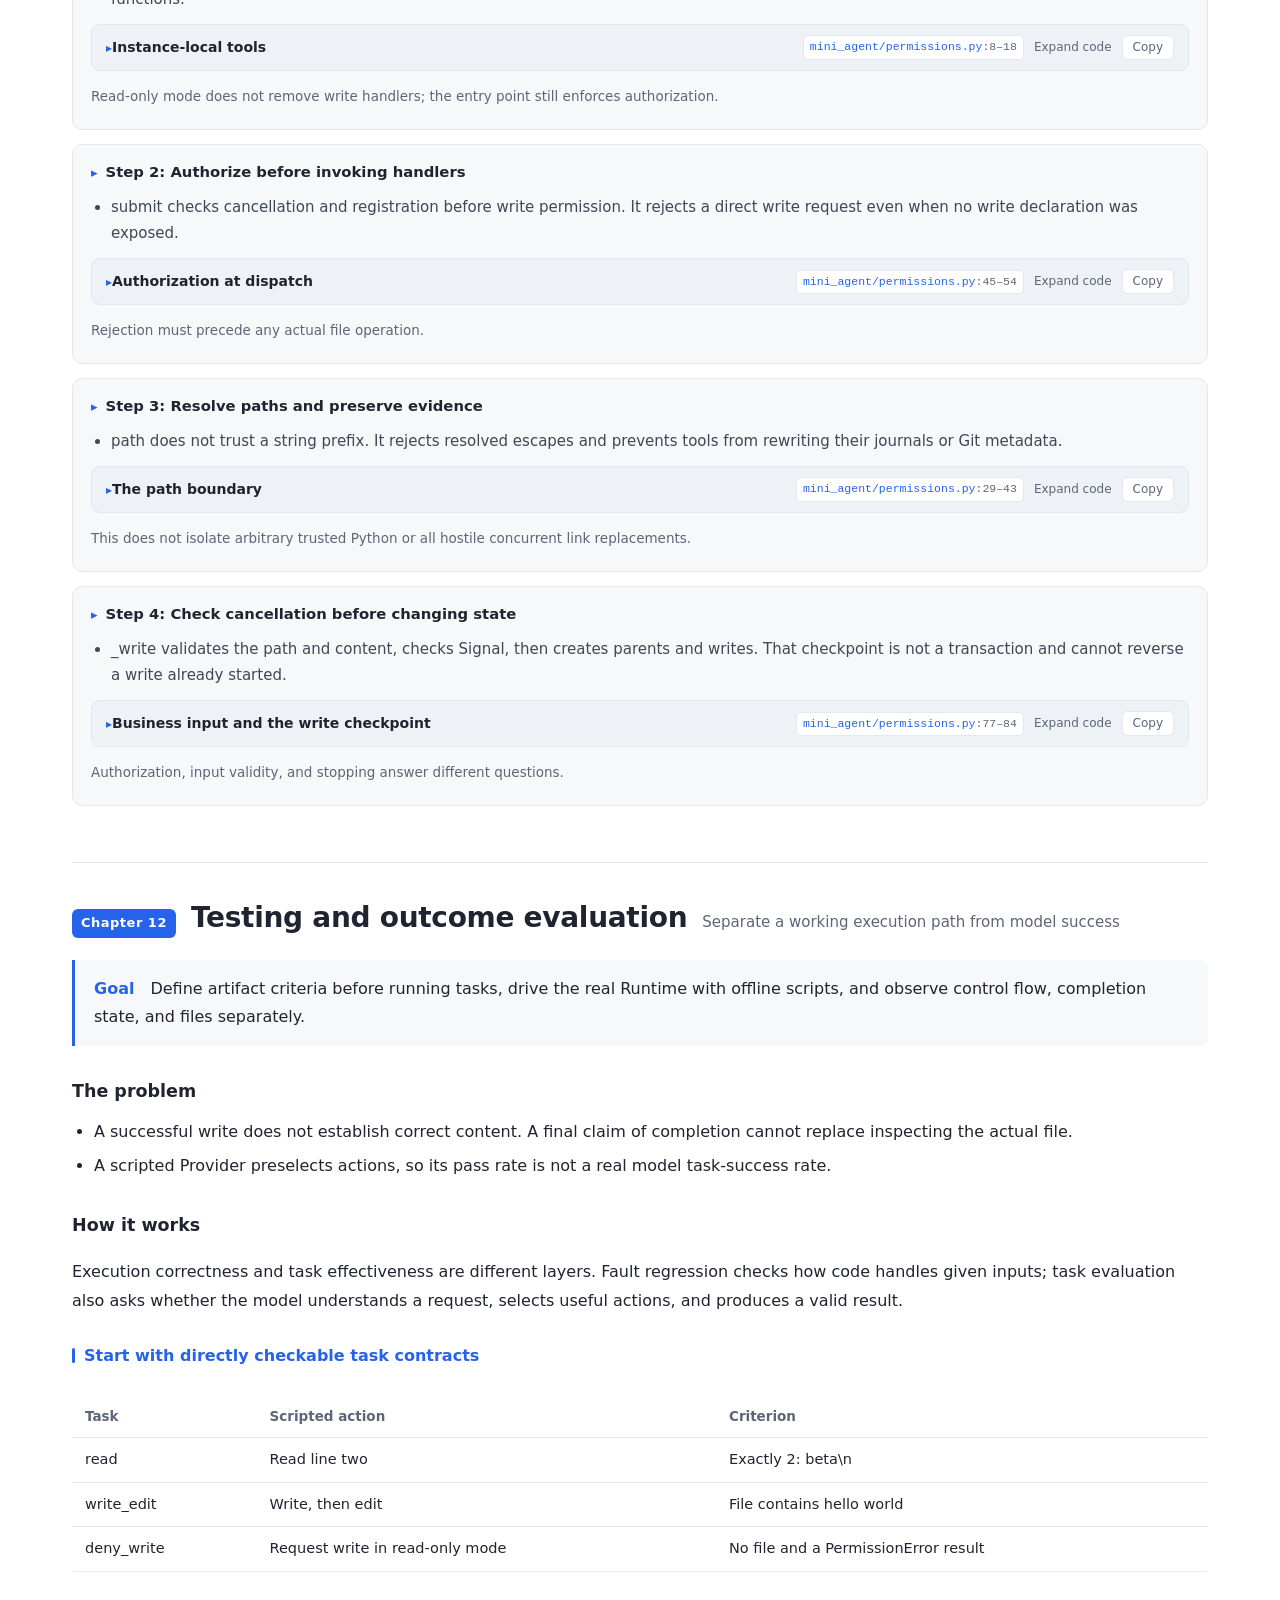
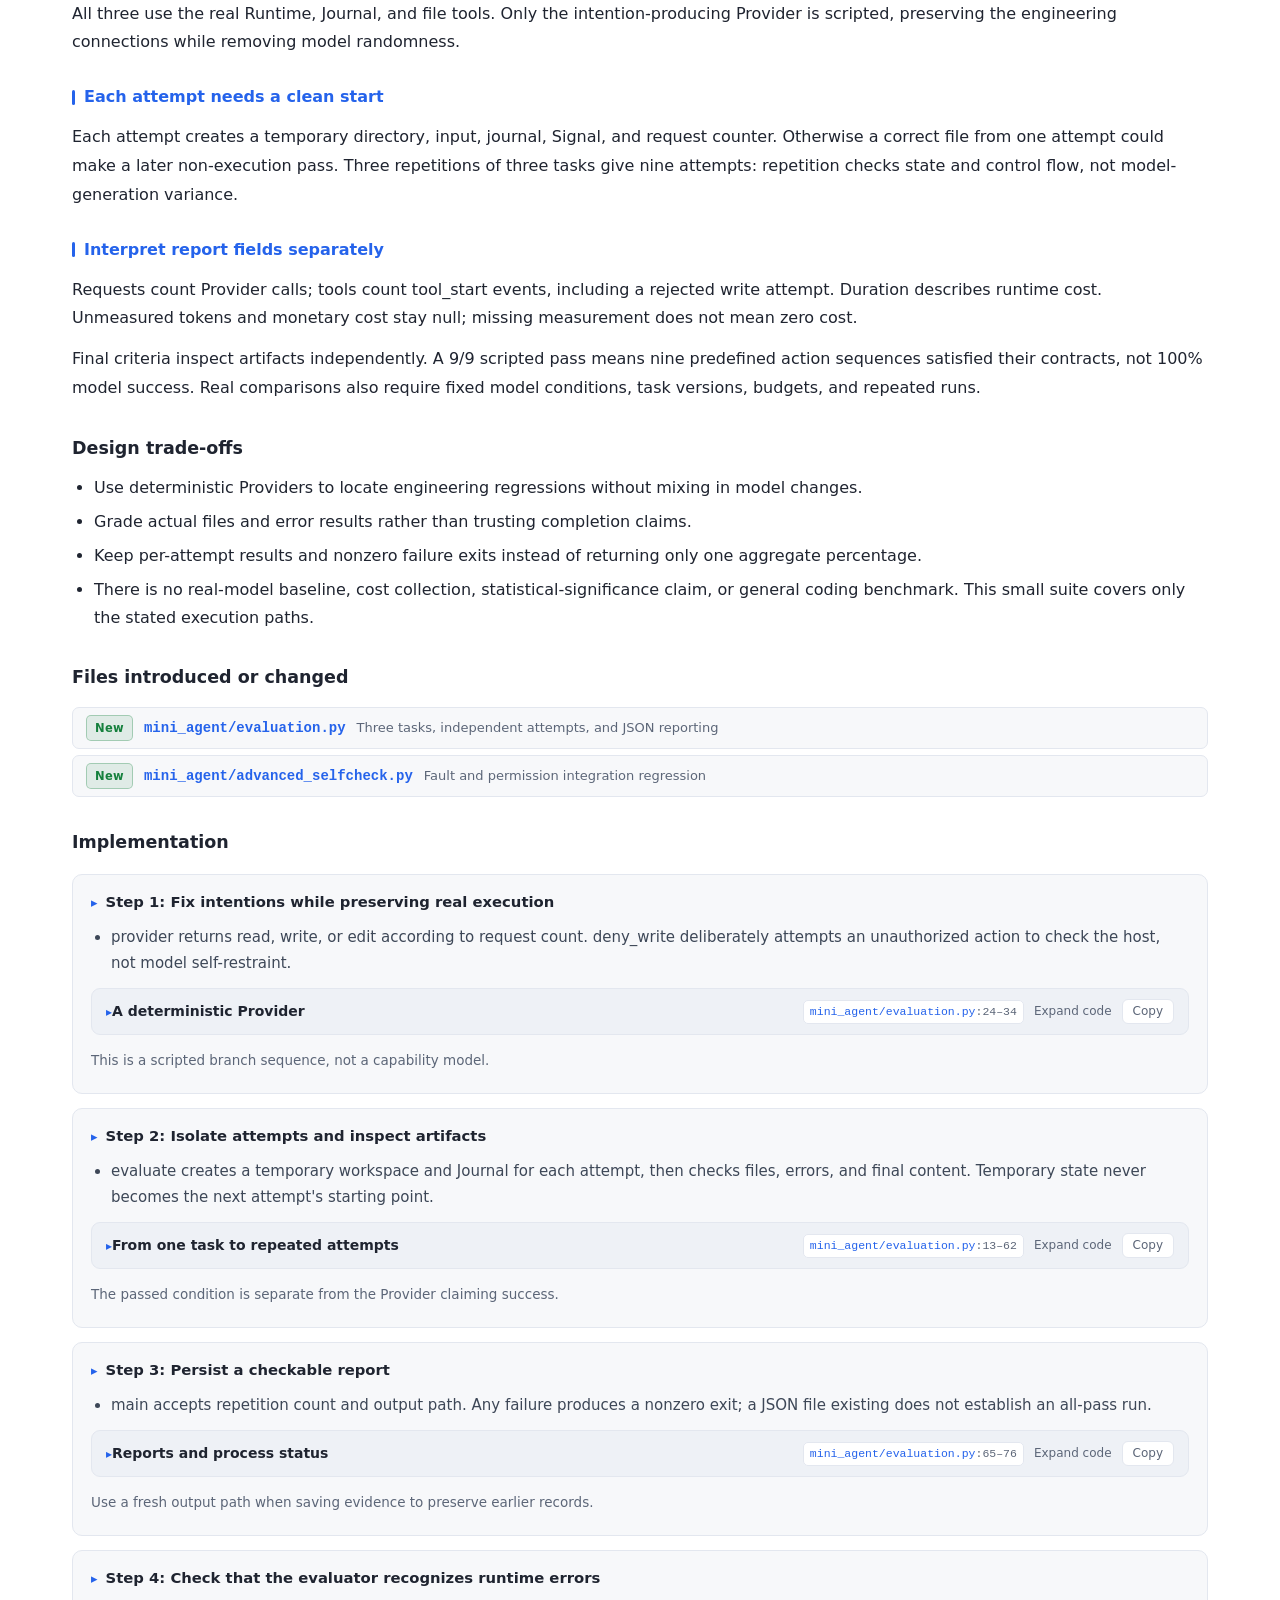
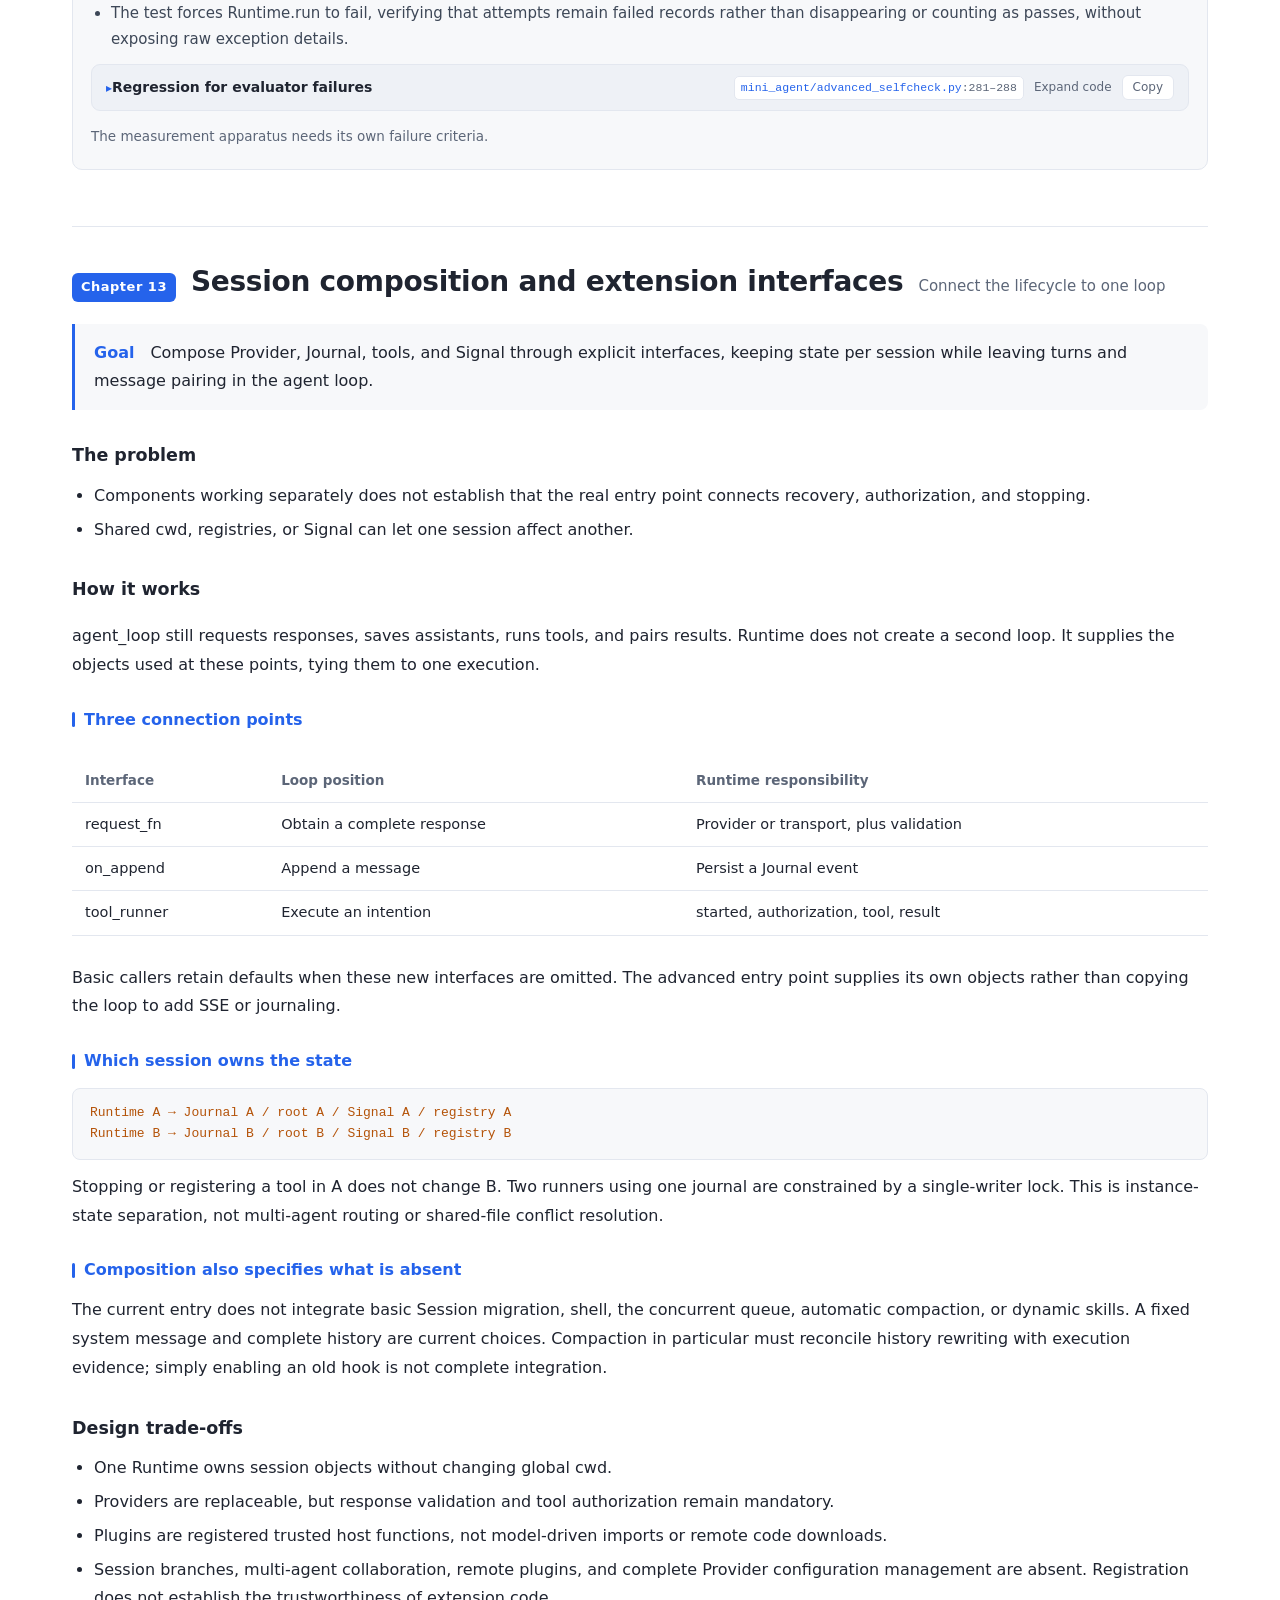
<file: advanced-guide.html>
<!DOCTYPE html><html lang="en"><head><meta charset="utf-8"><meta name="viewport" content="width=device-width,initial-scale=1"><link rel="alternate" hreflang="zh-CN" href="advanced-guide.zh-CN.html"><link rel="alternate" hreflang="en" href="advanced-guide.html"><title>mini agent-2 · Implementation guide</title><style>
:root{
  --bg:#ffffff; --bg2:#f7f8fa; --bg3:#eef1f6; --fg:#1f2430; --dim:#5c6678;
  --line:#e3e7ef; --accent:#2563eb; --accent2:#15803d; --warn:#b45309;
  --new:#15803d; --mod:#b45309; --code:#f8f9fb;
}
*{box-sizing:border-box}
html{scroll-behavior:smooth}
body{margin:0;background:var(--bg);color:var(--fg);
  font:16px/1.75 -apple-system,"Segoe UI","Microsoft YaHei",system-ui,sans-serif}
a{color:var(--accent);text-decoration:none}
a:hover{text-decoration:underline}
code,pre,.mono{font-family:"Cascadia Code",Consolas,"SF Mono",Menlo,monospace}


header.top{position:sticky;top:0;z-index:50;background:rgba(255,255,255,.92);
  backdrop-filter:blur(10px);border-bottom:1px solid var(--line)}
.top-in{max-width:1180px;margin:0 auto;padding:10px 22px;display:flex;
  align-items:center;gap:18px;flex-wrap:wrap}
.brand{font-weight:700;letter-spacing:.4px}
.brand span{color:var(--accent)}
.top nav{display:flex;gap:4px;flex-wrap:wrap;margin-left:auto}
.top nav a{padding:4px 10px;border-radius:6px;color:var(--dim);font-size:13.5px}
.top nav a:hover{background:var(--bg3);color:var(--fg);text-decoration:none}


.wrap{max-width:1180px;margin:0 auto;padding:0 22px 100px}
.hero{padding:52px 0 30px;border-bottom:1px solid var(--line)}
.hero h1{margin:0 0 12px;font-size:38px;letter-spacing:-.5px;line-height:1.25}
.hero p.lead{color:var(--dim);font-size:17px;max-width:74ch;margin:0 0 22px}
.pill{display:inline-block;padding:3px 11px;border-radius:99px;font-size:12.5px;
  background:var(--bg3);color:var(--dim);border:1px solid var(--line);margin-right:7px}

h2.sec{font-size:24px;margin:52px 0 14px;padding-bottom:8px;
  border-bottom:1px solid var(--line)}
h3.sub{font-size:17.5px;margin:30px 0 10px;color:var(--fg)}
p{margin:11px 0}
ul,ol{margin:11px 0;padding-left:22px}
li{margin:6px 0}
.dim{color:var(--dim)}


.chapter{margin:56px 0 0;padding-top:30px;border-top:1px solid var(--line)}
.chapter:first-of-type{border-top:0}
.chead{display:flex;align-items:baseline;gap:15px;flex-wrap:wrap;margin-bottom:4px}
.cnum{font-size:13px;font-weight:700;color:var(--bg);background:var(--accent);
  padding:3px 9px;border-radius:6px;letter-spacing:.5px}
.chead h2{margin:0;font-size:28px;letter-spacing:-.3px}
.csub{color:var(--dim);font-size:15px}
.goal{margin:18px 0 26px;padding:15px 19px;background:var(--bg2);
  border-left:3px solid var(--accent);border-radius:0 8px 8px 0}
.goal b{color:var(--accent)}


.theory{margin:18px 0 30px}
.theory p{margin:12px 0;line-height:1.8}
.theory ul,.theory ol{margin:12px 0;padding-left:24px}
.theory li{margin:7px 0}
h4.mini{margin:26px 0 10px;font-size:16px;font-weight:700;color:var(--accent);
  display:flex;align-items:center;gap:9px}
h4.mini::before{content:"";width:3px;height:15px;border-radius:2px;
  background:var(--accent);flex:0 0 auto}
.theory code,.guide code,p code,li code,td code{background:var(--bg3);
  padding:1px 6px;border-radius:4px;font-size:.92em;color:#0a3069}
.theory strong,.guide strong,.goal strong{font-weight:700;color:#0b1220}


.steps{margin:16px 0 28px;display:flex;flex-direction:column;gap:14px}
.step{background:var(--bg2);border:1px solid var(--line);border-radius:10px;
  padding:14px 18px 15px}
.step h5{margin:0 0 9px;font-size:14.8px;font-weight:700;color:var(--fg);
  display:flex;align-items:baseline;gap:8px}
.step h5::before{content:"▸";color:var(--accent);font-size:13px}
.step ul{margin:0;padding-left:20px}
.step li{margin:7px 0;font-size:15px;line-height:1.75;color:#3d4757}
.step li code{background:#fff;border:1px solid var(--line);color:#0a3069}


.step .exnote{margin:14px 0 6px;font-size:13.5px;line-height:1.7;color:var(--dim)}
.step pre.ascii{background:#fff;margin:6px 0 2px;font-size:12.6px}


.step .codewrap{margin:12px 0 2px;border:1px solid var(--line);border-radius:9px;
  overflow:hidden;background:var(--bg3)}
.step .codewrap>summary{cursor:pointer;list-style:none;padding:10px 14px;
  display:flex;flex-wrap:wrap;align-items:center;gap:10px;font-size:14px;
  font-weight:600;color:var(--fg);user-select:none}
.step .codewrap>summary::-webkit-details-marker{display:none}
.step .codewrap>summary .sumcap{flex:1 1 auto}
.step .codewrap>summary .sumcap::before{content:"▸  ";color:var(--accent);
  font-size:12px;display:inline-block;transition:transform .15s}
.step .codewrap[open]>summary .sumcap::before{transform:rotate(90deg)}
.step .codewrap>summary .sumhint{flex:0 0 auto;font-size:12px;font-weight:500;
  color:var(--dim)}
.step .codewrap[open]>summary{border-bottom:1px solid var(--line);
  background:var(--bg2)}
.step .codewrap[open]>summary .sumhint{display:none}
.step .codewrap .codeblock{margin:0;border:0;border-radius:0;box-shadow:none}

.step .codewrap>summary .copybtn{flex:0 0 auto;font:inherit;font-size:12px;
  font-weight:500;line-height:1.4;padding:3px 10px;border-radius:6px;
  border:1px solid var(--line);background:var(--bg);color:var(--dim);
  cursor:pointer;transition:color .12s,border-color .12s,background .12s}
.step .codewrap>summary .copybtn:hover{color:var(--accent);border-color:var(--accent);
  background:#fff}
.step .codewrap>summary .copybtn.done{color:var(--new);border-color:rgba(21,128,61,.45);
  background:rgba(21,128,61,.06)}
.step .codewrap>summary .copybtn.bad{color:#b91c1c;border-color:rgba(185,28,28,.45);
  background:rgba(185,28,28,.06)}

.step .codewrap>summary .sumfile{flex:0 0 auto;max-width:46%;overflow:hidden;
  text-overflow:ellipsis;white-space:nowrap;font-family:ui-monospace,Consolas,
  monospace;font-size:11.5px;font-weight:500;color:var(--dim);background:var(--bg);
  border:1px solid var(--line);border-radius:5px;padding:1px 6px}
.step .codewrap>summary .sumcap{min-width:0;overflow:hidden;
  text-overflow:ellipsis;white-space:nowrap}
@media (max-width:660px){.step .codewrap>summary .sumhint{display:none}}

.theory .foldwrap{margin:14px 0 4px;border:1px solid var(--line);border-radius:9px;
  overflow:hidden;background:var(--bg3)}
.theory .foldwrap>summary{cursor:pointer;list-style:none;padding:9px 14px;
  display:flex;flex-wrap:wrap;align-items:center;gap:10px;font-size:14px;
  font-weight:600;color:var(--fg);user-select:none}
.theory .foldwrap>summary::-webkit-details-marker{display:none}
.theory .foldwrap>summary .sumcap{flex:1 1 auto;min-width:0}
.theory .foldwrap>summary .sumcap::before{content:"▸  ";color:var(--accent);
  font-size:12px;display:inline-block;transition:transform .15s}
.theory .foldwrap[open]>summary .sumcap::before{transform:rotate(90deg)}
.theory .foldwrap>summary .foldhint{flex:0 0 auto;font-size:12px;font-weight:500;
  color:var(--dim)}
.theory .foldwrap[open]>summary{border-bottom:1px solid var(--line);
  background:var(--bg2)}
.theory .foldwrap[open]>summary .foldhint{display:none}
.theory .foldwrap>pre.ascii{margin:0;border:0;border-radius:0;background:#fff;
  color:var(--fg);font-size:12.6px;line-height:1.62;white-space:pre-wrap;
  word-break:break-word;overflow-x:auto;tab-size:4;-moz-tab-size:4}
@media (max-width:660px){.theory .foldwrap>summary .foldhint{display:none}}


.files{display:flex;flex-direction:column;gap:6px;margin:14px 0 24px}
.frow{display:flex;align-items:baseline;gap:11px;font-size:14px;padding:7px 13px;
  background:var(--bg2);border:1px solid var(--line);border-radius:7px}
.tag{font-size:11.5px;font-weight:700;padding:2px 8px;border-radius:5px;
  flex:0 0 auto;letter-spacing:.3px}
.tag.new{background:rgba(21,128,61,.10);color:var(--new);
  border:1px solid rgba(21,128,61,.30)}
.tag.mod{background:rgba(180,83,9,.10);color:var(--mod);
  border:1px solid rgba(180,83,9,.30)}

.codeov{margin:14px 0 0;padding:12px 15px;background:var(--bg2);
  border:1px solid var(--line);border-left:3px solid var(--accent);
  border-radius:0 8px 8px 0;font-size:14.5px;line-height:1.8}
.frow .mono{flex:0 0 auto;font-weight:600}
.frow .fdesc{color:var(--dim);font-size:13px;line-height:1.6}


.codeblock{margin:18px 0 26px;border:1px solid var(--line);border-radius:10px;
  overflow:hidden;background:var(--code);box-shadow:0 1px 2px rgba(16,24,40,.04)}
.fname{padding:9px 15px;background:var(--bg3);border-bottom:1px solid var(--line);
  font-size:13px;color:var(--fg);display:flex;justify-content:space-between;
  align-items:center;gap:12px}
.fname .rng{color:var(--dim);font-size:12px;flex:0 0 auto}

.step .codewrap>summary .loc{flex:1 1 100%;min-width:0;margin:2px 0 0;
  font-size:12.5px;font-weight:500;line-height:1.7;color:var(--dim);
  overflow-wrap:anywhere;user-select:text}
.step .codewrap>summary .loc b{color:var(--fg);font-weight:600}
.step .codewrap>summary .loc code{background:var(--bg);border:1px solid var(--line);
  border-radius:4px;padding:0 4px;font-size:12px;color:var(--fg);cursor:pointer}
.step .codewrap>summary .loc code:hover{border-color:var(--accent);background:#fff}
.step .codewrap>summary .loc .locok{color:var(--new);font-weight:600;
  margin-left:4px;user-select:none}
.cap{padding:11px 15px;background:var(--bg2);border-bottom:1px solid var(--line);
  font-size:14.5px;font-weight:600}
.codenote{padding:11px 15px;background:var(--bg2);border-top:1px solid var(--line);
  font-size:14px;color:var(--dim);line-height:1.7}
.codenote b{color:var(--fg)}
.codeblock .hl{overflow-x:auto;margin:0}
.codeblock table.hl{border-spacing:0;width:100%;margin:0}
.codeblock td{padding:0;vertical-align:top}
.codeblock td.linenos{width:1%;white-space:nowrap;padding:0 0 0 12px;
  border-right:1px solid var(--line);background:var(--bg3)}
.codeblock td.linenos pre{margin:0;padding:13px 9px 13px 0;color:#9aa4b5;
  font-size:12.5px;line-height:1.62;text-align:right}
.codeblock td.code pre{margin:0;padding:13px 16px;font-size:13.3px;line-height:1.62;
  color:var(--fg)}
.codeblock .hll{background:rgba(37,99,235,.08);display:block;
  box-shadow:inset 3px 0 0 var(--accent)}


.codeblock .hll.hlw{background:rgba(180,83,9,.10);
  box-shadow:inset 3px 0 0 var(--mod)}
.hleg{margin:14px 0 0;padding:11px 14px;background:var(--bg2);
  border:1px solid var(--line);border-left:3px solid var(--accent);
  border-radius:0 7px 7px 0;font-size:13.5px;line-height:1.85;color:var(--fg)}
.sw{display:inline-block;width:22px;height:11px;border-radius:2px;
  vertical-align:-1px;margin:0 5px 0 12px}
.hleg .sw:first-child{margin-left:0}
.sw-b{background:rgba(37,99,235,.14);box-shadow:inset 4px 0 0 var(--accent)}
.sw-y{background:rgba(180,83,9,.16);box-shadow:inset 4px 0 0 var(--mod)}


.codeblock tr.ctxhead td,.codeblock tr.ctxtail td{background:#eef1f6}
.codeblock tr.ctxhead td{border-bottom:1px solid var(--line)}
.codeblock tr.ctxtail td{border-top:1px solid var(--line)}
.codeblock td.ctxl{width:1%;white-space:nowrap;padding:0 0 0 12px;
  border-right:1px solid var(--line);color:#9aa4b5}
.codeblock td.ctxl pre{margin:0;padding:5px 9px 5px 0;text-align:right;
  color:#9aa4b5;font-size:12.5px;line-height:1.62}
.codeblock td.ctxcode pre{margin:0;padding:5px 16px;color:#7a8494;
  font-size:12.5px;line-height:1.62;white-space:pre-wrap;
  overflow-wrap:anywhere}


.codeblock .c,.codeblock .c1,.codeblock .cm,.codeblock .cs{color:#5c6678;font-style:italic}
.codeblock .k,.codeblock .kc,.codeblock .kd,.codeblock .kn{color:#cf222e}
.codeblock .ow,.codeblock .o{color:#0550ae}
.codeblock .p{color:#57606a}
.codeblock .s,.codeblock .s1,.codeblock .s2,.codeblock .sa,.codeblock .sb,
.codeblock .sd,.codeblock .se,.codeblock .si,.codeblock .sr{color:#0a3069}
.codeblock .mi,.codeblock .mf,.codeblock .mh,.codeblock .mo{color:#0550ae}
.codeblock .nb,.codeblock .bp{color:#0550ae}
.codeblock .nf,.codeblock .nd,.codeblock .fm{color:#6b3fc4}
.codeblock .nc,.codeblock .nn,.codeblock .vm{color:#953800}
.codeblock .ne{color:#cf222e}
pre.ascii{background:var(--bg2);border:1px solid var(--line);border-radius:8px;
  padding:14px 17px;font-size:13px;line-height:1.6;color:var(--warn);overflow-x:auto}


.run{margin:16px 0 24px;display:flex;flex-direction:column;gap:11px}
.runrow{border:1px solid var(--line);border-radius:8px;overflow:hidden}
.runlabel{padding:7px 13px;background:var(--bg3);font-size:13px;color:var(--dim);
  border-bottom:1px solid var(--line)}
.runrow pre{margin:0;padding:11px 14px;background:var(--code);overflow-x:auto;
  font-size:13.2px;line-height:1.65}


.verify{margin:16px 0 8px;padding:0;list-style:none}
.verify li{position:relative;padding:9px 0 9px 32px;border-bottom:1px dashed var(--line);
  font-size:15px;margin:0}
.verify li:last-child{border-bottom:0}
.verify li::before{content:"☐";position:absolute;left:6px;top:8px;
  color:var(--accent);font-size:16px}


.grid{display:grid;grid-template-columns:repeat(auto-fill,minmax(280px,1fr));
  gap:14px;margin:20px 0}
.card{background:var(--bg2);border:1px solid var(--line);border-radius:10px;
  padding:16px 18px}
.card h4{margin:0 0 7px;font-size:16px}
.card p{margin:0;color:var(--dim);font-size:14px}
.card .step{font-size:12px;color:var(--accent);font-weight:700;letter-spacing:.5px}


.tree{background:var(--code);border:1px solid var(--line);border-radius:10px;
  padding:16px 19px;font-size:13.5px;line-height:1.85;overflow-x:auto;color:var(--fg);
  white-space:pre}
.tree.toc{white-space:normal}
.toc-title{margin-bottom:10px}
.toc-row{display:block}
.tree .c{color:#5c6678}
.tree .f-new{color:var(--new)}
.tree .f{color:var(--fg)}


.tw{overflow-x:auto;-webkit-overflow-scrolling:touch}
table.plain{width:100%;min-width:420px;border-collapse:collapse;margin:16px 0;font-size:14.5px}
table.plain th,table.plain td{padding:9px 13px;border-bottom:1px solid var(--line);
  text-align:left;vertical-align:top;word-break:break-word;overflow-wrap:anywhere}
table.plain th{color:var(--dim);font-weight:600;font-size:13.5px}
@media (max-width:520px){table.plain{font-size:13.5px}
  table.plain th,table.plain td{padding:8px 10px}}
.warnbox{margin:18px 0;padding:14px 18px;background:rgba(180,83,9,.06);
  border:1px solid rgba(180,83,9,.22);border-radius:9px;font-size:14.6px}
.warnbox b{color:var(--warn)}
.okbox{margin:18px 0;padding:14px 18px;background:rgba(21,128,61,.06);
  border:1px solid rgba(21,128,61,.22);border-radius:9px;font-size:14.6px}
.okbox b{color:var(--new)}
footer{margin-top:70px;padding-top:24px;border-top:1px solid var(--line);
  color:var(--dim);font-size:13.5px}

.series-bridge{margin:24px 0;padding:14px 18px;border:1px solid var(--line);border-left:3px solid var(--accent);border-radius:0 8px 8px 0;background:var(--bg2);font-size:14px}.series-bridge p{margin:6px 0}.series-bridge a{font-weight:600}.series-language{font-size:13.5px;white-space:nowrap;padding:4px 8px;border-left:1px solid var(--line)}[id]{scroll-margin-top:var(--series-offset,110px)}.top nav a[aria-current="page"]{color:var(--fg);background:var(--bg3)}@media(max-width:600px){.wrap li code,.wrap p code{white-space:normal;overflow-wrap:anywhere}.step .codewrap>summary .sumfile{white-space:normal;overflow-wrap:anywhere;min-width:0;max-width:100%}.step .codewrap>summary .sumcap{white-space:normal;min-width:0}.frow{flex-wrap:wrap}.frow .fdesc{flex:1 1 200px;min-width:0}.frow .mono{overflow-wrap:anywhere;min-width:0}.frow code{white-space:normal;overflow-wrap:anywhere}}@media(prefers-reduced-motion:reduce){html{scroll-behavior:auto}}
.source{margin:0}
a:focus-visible,button:focus-visible,summary:focus-visible{outline:3px solid var(--accent);outline-offset:3px}
</style></head><body><header class="top"><div class="top-in"><div class="brand">mini<span> agent-2</span> · Build a coding agent</div><nav aria-label="Series"><a href="guide.html">mini agent-1</a><a href="#series-start" aria-current="page">mini agent-2</a></nav><a class="series-language language-switch" data-target="advanced-guide.zh-CN.html" href="advanced-guide.zh-CN.html" lang="zh-CN">中文</a></div></header><div class="wrap"><div class="hero"><p class="goal">The tutorial is in English by default, and you can switch to Chinese through the language link at the top. CLI prompts are in English; model responses follow the user language. Source excerpts match the current version without comments. </p><h1 id="series-start">mini agent-2</h1><p class="lead">Continue mini agent-1 with retries, recovery, streaming, and tool permissions.</p><div class="tree toc" id="contents" style="font-size:13px"><div class="toc-title"><b>Contents</b></div><div class="toc-row">Chapter 8 · <a href="#ch8">Failures and retries</a>　<span class="c">Retry the request, preserve completed work</span></div><div class="toc-row">Chapter 9 · <a href="#ch9">Execution records and recovery</a>　<span class="c">Distinguish three kinds of missing result</span></div><div class="toc-row">Chapter 10 · <a href="#ch10">Streaming responses</a>　<span class="c">Preview text early; execute only a complete intention</span></div><div class="toc-row">Chapter 11 · <a href="#ch11">Tool permissions and stopping</a>　<span class="c">The model proposes; the host authorizes</span></div><div class="toc-row">Chapter 12 · <a href="#ch12">Testing and outcome evaluation</a>　<span class="c">Separate a working execution path from model success</span></div><div class="toc-row">Chapter 13 · <a href="#ch13">Session composition and extension interfaces</a>　<span class="c">Connect the lifecycle to one loop</span></div></div></div><div class="series-bridge series-handoff"><b>mini agent-2 · Chapters 8–13</b><p>The previous page ends at <a href="guide.html#ch7">mini agent-1 · Chapter 7</a>. This page continues with <a href="#ch8">Chapter 8: Failures and retries</a>. Both pages use the same mini_agent package. The original interactive CLI and the journaled runtime use separate entry points.</p></div><section class="chapter" id="ch8"><div class="chead"><span class="cnum">Chapter 8</span><h2>Failures and retries</h2><span class="csub">Retry the request, preserve completed work</span></div><div class="goal"><b>Goal</b>　Add bounded retries to one model request while preserving completed tool operations, rather than restarting the entire agent task.</div><h3 class="sub">The problem</h3><ul><li>A tool has already written report.txt when the next model request returns 503. The request needs recovery; the network error does not undo the file change.</li><li>An HTTP success can still contain invalid JSON or incomplete tool arguments. The response must be usable before execution continues.</li></ul><h3 class="sub">How it works</h3><div class="theory"><p>A normal tool loop contains two distinct actions: <strong>the model returns an intention, and the host executes it</strong>. They are adjacent in the code, but they cannot share an unrestricted retry policy. A request can be sent again under an explicit policy; a completed file write has already changed external state.</p>
<h4 class="mini">Keep recovery at the layer that failed</h4>
<p>Consider changing report.txt and then summarizing the result. The model first returns write, the program updates the file and saves the tool result, and a second request carries that history. If this second request receives 503, sending the same history again does not require another write.</p>
<pre class="ascii">First request → write intention → file changed → tool result saved
                                                     ↓
                                              Second request
                                              503 → wait → retry
                                                     ↓
                                                Final answer</pre>
<p>A file write is a <strong>side effect</strong>: it changes state outside the function. The term does not mean that the operation is harmful. Repeating an append, for example, can create two records. The advanced write tool overwrites files, but that does not make replaying tools a general recovery strategy.</p>
<h4 class="mini">Failures have different meanings</h4>
<p>A 401 usually requires correcting credentials, while a 429 may require waiting. A timeout only establishes that the client obtained no usable response. The server might already have processed the request, so no result does not establish no execution.</p>
<div class="tw"><table class="plain"><tr><th>Observation</th><th>Current policy</th><th>Reason</th></tr><tr><td>429, 502, 503, 504</td><td>Retry within the attempt budget</td><td>Explicit status allowlist</td></tr><tr><td>Other HTTP errors</td><td>Stop and preserve the status</td><td>No assumption that repetition fixes the problem</td></tr><tr><td>Timeout or disconnect</td><td>Unknown outcome; no automatic retry</td><td>Server processing cannot be confirmed</td></tr><tr><td>Invalid or truncated response</td><td>Reject before the tool loop</td><td>No usable intention was received</td></tr></table></div>
<h4 class="mini">Attempts, backoff, and total duration differ</h4>
<p>max_retries=2 means one initial attempt plus at most two retries: three sends in total. Backoff starts from 0.5 seconds, grows exponentially, and is multiplied by a random factor from 0.5 to 1.0 to reduce synchronized retries. Retry-After is a lower bound: a requested 30-second wait exceeds the local 10-second cap, so the implementation stops rather than sending early.</p>
<p>The cap limits one backoff, not the whole task. Each request has its own timeout. Signal is checked during backoff and after a response arrives; a blocking urllib read still cannot guarantee immediate cancellation.</p></div><h3 class="sub">Design trade-offs</h3><ul><li>Retry only one HTTP operation; leave tools in the outer loop so the call structure limits replay.</li><li>Use RequestFailure categories and status codes instead of guessing from arbitrary exception strings.</li><li>Validate a successful HTTP body before returning it; protocol validity and business input validity are separate checks.</li><li>This policy does not guarantee that the server processes or bills a request once, and it does not recover crashed tools. Global cost budgets and cross-request deadlines are not implemented.</li></ul><h3 class="sub">Files introduced or changed</h3><div class="files"><div class="frow"><span class="tag mod">Changed</span><a class="mono" href="mini_agent/config.py">mini_agent/config.py</a><span class="fdesc">Shared attempt and delay budgets</span></div><div class="frow"><span class="tag new">New</span><a class="mono" href="mini_agent/retry.py">mini_agent/retry.py</a><span class="fdesc">Failure types, backoff, and cancellation</span></div><div class="frow"><span class="tag new">New</span><a class="mono" href="mini_agent/transport.py">mini_agent/transport.py</a><span class="fdesc">HTTP classification and response validation</span></div><div class="frow"><span class="tag mod">Changed</span><a class="mono" href="mini_agent/llm.py">mini_agent/llm.py</a><span class="fdesc">Delegate sending to the transport layer</span></div><div class="frow"><span class="tag new">New</span><a class="mono" href="mini_agent/retry_selfcheck.py">mini_agent/retry_selfcheck.py</a><span class="fdesc">Regression checks for requests and side effects</span></div></div><h3 class="sub">Implementation</h3><div class="steps"><div class="step"><h5>Step 1: Configure only the request budget</h5><ul><li>CONFIG retains its existing endpoint, model, and key fields. A retry count of zero disables automatic retries, not the initial request.</li></ul><details class="codewrap" data-kind="snippet"><summary><span class="sumcap">Retry budget</span><span class="sumfile"><a href="mini_agent/config.py">mini_agent/config.py</a>:47–51</span><span class="sumhint">Expand code</span><button class="copybtn" type="button" aria-label="Copy code">Copy</button></summary><figure class="source" data-kind="snippet" data-source-file="mini_agent/config.py" data-start="47" data-end="51"><div class="codeblock"><div class="fname">mini_agent/config.py<span class="rng">Lines 47–51</span></div><div class="hl"><table class="hltable"><tr><td class="linenos"><div class="linenodiv"><pre><span class="normal">47</span>
<span class="normal">48</span>
<span class="normal">49</span>
<span class="normal">50</span>
<span class="normal">51</span></pre></div></td><td class="code"><div><pre><span></span><span class="n">CONFIG</span><span class="o">.</span><span class="n">update</span><span class="p">({</span>
    <span class="s2">&quot;request_max_retries&quot;</span><span class="p">:</span> <span class="nb">int</span><span class="p">(</span><span class="n">os</span><span class="o">.</span><span class="n">environ</span><span class="o">.</span><span class="n">get</span><span class="p">(</span><span class="s2">&quot;MINI_AGENT_REQUEST_MAX_RETRIES&quot;</span><span class="p">,</span> <span class="s2">&quot;2&quot;</span><span class="p">)),</span>
    <span class="s2">&quot;request_retry_base_s&quot;</span><span class="p">:</span> <span class="mf">0.5</span><span class="p">,</span>
    <span class="s2">&quot;request_retry_cap_s&quot;</span><span class="p">:</span> <span class="mf">10.0</span><span class="p">,</span>
<span class="p">})</span>
</pre></div></td></tr></table></div>
</div></figure></details><p class="exnote">The complete configuration file also contains the options introduced by the basic chapters.</p></div><div class="step"><h5>Step 2: Represent failures as structured data</h5><ul><li>RequestFailure holds category, status, and retry_after. Only the explicit HTTP allowlist is retryable; an unknown outcome does not enter that branch.</li></ul><details class="codewrap" data-kind="snippet"><summary><span class="sumcap">Structured request failures</span><span class="sumfile"><a href="mini_agent/retry.py">mini_agent/retry.py</a>:6–24</span><span class="sumhint">Expand code</span><button class="copybtn" type="button" aria-label="Copy code">Copy</button></summary><figure class="source" data-kind="snippet" data-source-file="mini_agent/retry.py" data-start="6" data-end="24"><div class="codeblock"><div class="fname">mini_agent/retry.py<span class="rng">Lines 6–24</span></div><div class="hl"><table class="hltable"><tr><td class="linenos"><div class="linenodiv"><pre><span class="normal"> 6</span>
<span class="normal"> 7</span>
<span class="normal"> 8</span>
<span class="normal"> 9</span>
<span class="normal">10</span>
<span class="normal">11</span>
<span class="normal">12</span>
<span class="normal">13</span>
<span class="normal">14</span>
<span class="normal">15</span>
<span class="normal">16</span>
<span class="normal">17</span>
<span class="normal">18</span>
<span class="normal">19</span>
<span class="normal">20</span>
<span class="normal">21</span>
<span class="normal">22</span>
<span class="normal">23</span>
<span class="normal">24</span></pre></div></td><td class="code"><div><pre><span></span><span class="k">class</span><span class="w"> </span><span class="nc">RequestFailure</span><span class="p">(</span><span class="ne">RuntimeError</span><span class="p">):</span>
    <span class="k">def</span><span class="w"> </span><span class="fm">__init__</span><span class="p">(</span><span class="bp">self</span><span class="p">,</span> <span class="n">category</span><span class="p">,</span> <span class="o">*</span><span class="p">,</span> <span class="n">status</span><span class="o">=</span><span class="kc">None</span><span class="p">,</span> <span class="n">retry_after</span><span class="o">=</span><span class="kc">None</span><span class="p">):</span>
        <span class="bp">self</span><span class="o">.</span><span class="n">category</span> <span class="o">=</span> <span class="n">category</span>
        <span class="bp">self</span><span class="o">.</span><span class="n">status</span> <span class="o">=</span> <span class="n">status</span>
        <span class="bp">self</span><span class="o">.</span><span class="n">retry_after</span> <span class="o">=</span> <span class="n">retry_after</span>
        <span class="n">labels</span> <span class="o">=</span> <span class="p">{</span>
            <span class="s2">&quot;http_error&quot;</span><span class="p">:</span> <span class="s2">&quot;Server returned an HTTP error&quot;</span><span class="p">,</span>
            <span class="s2">&quot;outcome_unknown&quot;</span><span class="p">:</span> <span class="s2">&quot;No usable response; server outcome is unknown&quot;</span><span class="p">,</span>
            <span class="s2">&quot;invalid_response&quot;</span><span class="p">:</span> <span class="s2">&quot;Invalid response structure or JSON; no tools executed&quot;</span><span class="p">,</span>
            <span class="s2">&quot;incomplete_response&quot;</span><span class="p">:</span> <span class="s2">&quot;Response did not finish normally; no tools executed&quot;</span><span class="p">,</span>
        <span class="p">}</span>
        <span class="n">message</span> <span class="o">=</span> <span class="n">labels</span><span class="o">.</span><span class="n">get</span><span class="p">(</span><span class="n">category</span><span class="p">,</span> <span class="n">category</span><span class="p">)</span>
        <span class="k">if</span> <span class="n">status</span> <span class="ow">is</span> <span class="ow">not</span> <span class="kc">None</span><span class="p">:</span>
            <span class="n">message</span> <span class="o">+=</span> <span class="sa">f</span><span class="s2">&quot;（HTTP </span><span class="si">{</span><span class="n">status</span><span class="si">}</span><span class="s2">）&quot;</span>
        <span class="nb">super</span><span class="p">()</span><span class="o">.</span><span class="fm">__init__</span><span class="p">(</span><span class="n">message</span><span class="p">)</span>

    <span class="nd">@property</span>
    <span class="k">def</span><span class="w"> </span><span class="nf">retryable</span><span class="p">(</span><span class="bp">self</span><span class="p">):</span>
<span class="hll">        <span class="k">return</span> <span class="bp">self</span><span class="o">.</span><span class="n">category</span> <span class="o">==</span> <span class="s2">&quot;http_error&quot;</span> <span class="ow">and</span> <span class="bp">self</span><span class="o">.</span><span class="n">status</span> <span class="ow">in</span> <span class="p">{</span><span class="mi">429</span><span class="p">,</span> <span class="mi">502</span><span class="p">,</span> <span class="mi">503</span><span class="p">,</span> <span class="mi">504</span><span class="p">}</span>
</span></pre></div></td></tr></table></div>
</div></figure></details><p class="exnote">Error messages exclude keys, request bodies, and raw server error bodies.</p></div><div class="step"><h5>Step 3: Control one operation with a small loop</h5><ul><li>operation represents one HTTP attempt. run_with_retry controls attempts, waiting, and stopping; it knows no tool names and performs no file operations.</li><li>Waiting and randomness can be injected so regression checks do not need real delays. Exceptions other than RequestFailure propagate.</li></ul><details class="codewrap" data-kind="snippet"><summary><span class="sumcap">Bounded retries and backoff</span><span class="sumfile"><a href="mini_agent/retry.py">mini_agent/retry.py</a>:38–67</span><span class="sumhint">Expand code</span><button class="copybtn" type="button" aria-label="Copy code">Copy</button></summary><figure class="source" data-kind="snippet" data-source-file="mini_agent/retry.py" data-start="38" data-end="67"><div class="codeblock"><div class="fname">mini_agent/retry.py<span class="rng">Lines 38–67</span></div><div class="hl"><table class="hltable"><tr><td class="linenos"><div class="linenodiv"><pre><span class="normal">38</span>
<span class="normal">39</span>
<span class="normal">40</span>
<span class="normal">41</span>
<span class="normal">42</span>
<span class="normal">43</span>
<span class="normal">44</span>
<span class="normal">45</span>
<span class="normal">46</span>
<span class="normal">47</span>
<span class="normal">48</span>
<span class="normal">49</span>
<span class="normal">50</span>
<span class="normal">51</span>
<span class="normal">52</span>
<span class="normal">53</span>
<span class="normal">54</span>
<span class="normal">55</span>
<span class="normal">56</span>
<span class="normal">57</span>
<span class="normal">58</span>
<span class="normal">59</span>
<span class="normal">60</span>
<span class="normal">61</span>
<span class="normal">62</span>
<span class="normal">63</span>
<span class="normal">64</span>
<span class="normal">65</span>
<span class="normal">66</span>
<span class="normal">67</span></pre></div></td><td class="code"><div><pre><span></span><span class="k">def</span><span class="w"> </span><span class="nf">run_with_retry</span><span class="p">(</span><span class="n">operation</span><span class="p">,</span> <span class="o">*</span><span class="p">,</span> <span class="n">max_retries</span><span class="o">=</span><span class="mi">2</span><span class="p">,</span> <span class="n">base_delay</span><span class="o">=</span><span class="mf">0.5</span><span class="p">,</span> <span class="n">max_delay</span><span class="o">=</span><span class="mf">10.0</span><span class="p">,</span>
                   <span class="n">signal</span><span class="o">=</span><span class="kc">None</span><span class="p">,</span> <span class="n">wait</span><span class="o">=</span><span class="kc">None</span><span class="p">,</span> <span class="n">random_value</span><span class="o">=</span><span class="kc">None</span><span class="p">,</span> <span class="n">on_retry</span><span class="o">=</span><span class="kc">None</span><span class="p">):</span>
    <span class="k">if</span> <span class="nb">isinstance</span><span class="p">(</span><span class="n">max_retries</span><span class="p">,</span> <span class="nb">bool</span><span class="p">)</span> <span class="ow">or</span> <span class="ow">not</span> <span class="nb">isinstance</span><span class="p">(</span><span class="n">max_retries</span><span class="p">,</span> <span class="nb">int</span><span class="p">)</span> <span class="ow">or</span> <span class="ow">not</span> <span class="mi">0</span> <span class="o">&lt;=</span> <span class="n">max_retries</span> <span class="o">&lt;=</span> <span class="mi">10</span><span class="p">:</span>
        <span class="k">raise</span> <span class="ne">ValueError</span><span class="p">(</span><span class="s2">&quot;max_retries must be an integer from 0 to 10&quot;</span><span class="p">)</span>
    <span class="k">if</span> <span class="ow">not</span> <span class="nb">all</span><span class="p">(</span><span class="n">math</span><span class="o">.</span><span class="n">isfinite</span><span class="p">(</span><span class="n">x</span><span class="p">)</span> <span class="ow">and</span> <span class="n">x</span> <span class="o">&gt;=</span> <span class="mi">0</span> <span class="k">for</span> <span class="n">x</span> <span class="ow">in</span> <span class="p">(</span><span class="n">base_delay</span><span class="p">,</span> <span class="n">max_delay</span><span class="p">)):</span>
        <span class="k">raise</span> <span class="ne">ValueError</span><span class="p">(</span><span class="s2">&quot;Retry delays must be finite and nonnegative&quot;</span><span class="p">)</span>
    <span class="n">wait</span> <span class="o">=</span> <span class="n">wait</span> <span class="ow">or</span> <span class="n">wait_for_retry</span>
    <span class="n">random_value</span> <span class="o">=</span> <span class="n">random_value</span> <span class="ow">or</span> <span class="n">random</span><span class="o">.</span><span class="n">random</span>

    <span class="k">for</span> <span class="n">attempt</span> <span class="ow">in</span> <span class="nb">range</span><span class="p">(</span><span class="n">max_retries</span> <span class="o">+</span> <span class="mi">1</span><span class="p">):</span>
        <span class="k">if</span> <span class="n">signal</span> <span class="ow">is</span> <span class="ow">not</span> <span class="kc">None</span><span class="p">:</span>
            <span class="n">signal</span><span class="o">.</span><span class="n">check</span><span class="p">()</span>
        <span class="k">try</span><span class="p">:</span>
<span class="hll">            <span class="n">result</span> <span class="o">=</span> <span class="n">operation</span><span class="p">()</span>
</span><span class="hll">        <span class="k">except</span> <span class="n">RequestFailure</span> <span class="k">as</span> <span class="n">error</span><span class="p">:</span>
</span>            <span class="k">if</span> <span class="ow">not</span> <span class="n">error</span><span class="o">.</span><span class="n">retryable</span> <span class="ow">or</span> <span class="n">attempt</span> <span class="o">==</span> <span class="n">max_retries</span><span class="p">:</span>
                <span class="k">raise</span>
            <span class="n">delay</span> <span class="o">=</span> <span class="nb">min</span><span class="p">(</span><span class="n">max_delay</span><span class="p">,</span> <span class="n">base_delay</span> <span class="o">*</span> <span class="mi">2</span> <span class="o">**</span> <span class="n">attempt</span><span class="p">)</span>
            <span class="n">delay</span> <span class="o">*=</span> <span class="mf">0.5</span> <span class="o">+</span> <span class="mf">0.5</span> <span class="o">*</span> <span class="n">random_value</span><span class="p">()</span>
            <span class="k">if</span> <span class="n">error</span><span class="o">.</span><span class="n">retry_after</span> <span class="ow">is</span> <span class="ow">not</span> <span class="kc">None</span><span class="p">:</span>
                <span class="k">if</span> <span class="n">error</span><span class="o">.</span><span class="n">retry_after</span> <span class="o">&gt;</span> <span class="n">max_delay</span><span class="p">:</span>
                    <span class="k">raise</span>
                <span class="n">delay</span> <span class="o">=</span> <span class="nb">max</span><span class="p">(</span><span class="n">delay</span><span class="p">,</span> <span class="n">error</span><span class="o">.</span><span class="n">retry_after</span><span class="p">)</span>
            <span class="k">if</span> <span class="n">on_retry</span> <span class="ow">is</span> <span class="ow">not</span> <span class="kc">None</span><span class="p">:</span>
                <span class="n">on_retry</span><span class="p">(</span><span class="n">attempt</span> <span class="o">+</span> <span class="mi">1</span><span class="p">,</span> <span class="n">error</span><span class="o">.</span><span class="n">status</span><span class="p">,</span> <span class="n">delay</span><span class="p">)</span>
            <span class="n">wait</span><span class="p">(</span><span class="n">delay</span><span class="p">,</span> <span class="n">signal</span><span class="p">)</span>
        <span class="k">else</span><span class="p">:</span>
            <span class="k">if</span> <span class="n">signal</span> <span class="ow">is</span> <span class="ow">not</span> <span class="kc">None</span><span class="p">:</span>
                <span class="n">signal</span><span class="o">.</span><span class="n">check</span><span class="p">()</span>
            <span class="k">return</span> <span class="n">result</span>
</pre></div></td></tr></table></div>
</div></figure></details><p class="exnote">The success branch checks Signal too, discarding results that arrive after cancellation.</p></div><div class="step"><h5>Step 4: Classify HTTP failures and validate the response</h5><ul><li>Catch HTTPError before its parent URLError so the status is preserved. once validates the body rather than interpreting HTTP 200 as permission to execute. finish_reason must be stop or tool_calls and agree with whether tool calls are present.</li></ul><details class="codewrap" data-kind="snippet"><summary><span class="sumcap">The scope of one request</span><span class="sumfile"><a href="mini_agent/transport.py">mini_agent/transport.py</a>:67–96</span><span class="sumhint">Expand code</span><button class="copybtn" type="button" aria-label="Copy code">Copy</button></summary><figure class="source" data-kind="snippet" data-source-file="mini_agent/transport.py" data-start="67" data-end="96"><div class="codeblock"><div class="fname">mini_agent/transport.py<span class="rng">Lines 67–96</span></div><div class="hl"><table class="hltable"><tr><td class="linenos"><div class="linenodiv"><pre><span class="normal">67</span>
<span class="normal">68</span>
<span class="normal">69</span>
<span class="normal">70</span>
<span class="normal">71</span>
<span class="normal">72</span>
<span class="normal">73</span>
<span class="normal">74</span>
<span class="normal">75</span>
<span class="normal">76</span>
<span class="normal">77</span>
<span class="normal">78</span>
<span class="normal">79</span>
<span class="normal">80</span>
<span class="normal">81</span>
<span class="normal">82</span>
<span class="normal">83</span>
<span class="normal">84</span>
<span class="normal">85</span>
<span class="normal">86</span>
<span class="normal">87</span>
<span class="normal">88</span>
<span class="normal">89</span>
<span class="normal">90</span>
<span class="normal">91</span>
<span class="normal">92</span>
<span class="normal">93</span>
<span class="normal">94</span>
<span class="normal">95</span>
<span class="normal">96</span></pre></div></td><td class="code"><div><pre><span></span><span class="k">def</span><span class="w"> </span><span class="nf">post_json</span><span class="p">(</span><span class="n">request</span><span class="p">,</span> <span class="o">*</span><span class="p">,</span> <span class="n">signal</span><span class="o">=</span><span class="kc">None</span><span class="p">,</span> <span class="n">opener</span><span class="o">=</span><span class="kc">None</span><span class="p">):</span>
    <span class="n">opener</span> <span class="o">=</span> <span class="n">opener</span> <span class="ow">or</span> <span class="n">urllib</span><span class="o">.</span><span class="n">request</span><span class="o">.</span><span class="n">urlopen</span>

    <span class="k">def</span><span class="w"> </span><span class="nf">once</span><span class="p">():</span>
        <span class="k">try</span><span class="p">:</span>
            <span class="k">with</span> <span class="n">opener</span><span class="p">(</span><span class="n">request</span><span class="p">,</span> <span class="n">timeout</span><span class="o">=</span><span class="n">CONFIG</span><span class="p">[</span><span class="s2">&quot;request_timeout_s&quot;</span><span class="p">])</span> <span class="k">as</span> <span class="n">response</span><span class="p">:</span>
                <span class="n">payload</span> <span class="o">=</span> <span class="n">response</span><span class="o">.</span><span class="n">read</span><span class="p">()</span>
        <span class="k">except</span> <span class="n">urllib</span><span class="o">.</span><span class="n">error</span><span class="o">.</span><span class="n">HTTPError</span> <span class="k">as</span> <span class="n">error</span><span class="p">:</span>
            <span class="k">try</span><span class="p">:</span>
                <span class="n">retry_after</span> <span class="o">=</span> <span class="n">parse_retry_after</span><span class="p">(</span><span class="n">error</span><span class="o">.</span><span class="n">headers</span><span class="o">.</span><span class="n">get</span><span class="p">(</span><span class="s2">&quot;Retry-After&quot;</span><span class="p">)</span> <span class="k">if</span> <span class="n">error</span><span class="o">.</span><span class="n">headers</span> <span class="k">else</span> <span class="kc">None</span><span class="p">)</span>
                <span class="n">failure</span> <span class="o">=</span> <span class="n">RequestFailure</span><span class="p">(</span><span class="s2">&quot;http_error&quot;</span><span class="p">,</span> <span class="n">status</span><span class="o">=</span><span class="n">error</span><span class="o">.</span><span class="n">code</span><span class="p">,</span> <span class="n">retry_after</span><span class="o">=</span><span class="n">retry_after</span><span class="p">)</span>
            <span class="k">finally</span><span class="p">:</span>
                <span class="n">error</span><span class="o">.</span><span class="n">close</span><span class="p">()</span>
            <span class="k">raise</span> <span class="n">failure</span> <span class="kn">from</span><span class="w"> </span><span class="kc">None</span>
        <span class="k">except</span> <span class="p">(</span><span class="n">urllib</span><span class="o">.</span><span class="n">error</span><span class="o">.</span><span class="n">URLError</span><span class="p">,</span> <span class="ne">TimeoutError</span><span class="p">,</span> <span class="ne">ConnectionError</span><span class="p">,</span> <span class="n">http</span><span class="o">.</span><span class="n">client</span><span class="o">.</span><span class="n">HTTPException</span><span class="p">):</span>
            <span class="k">raise</span> <span class="n">RequestFailure</span><span class="p">(</span><span class="s2">&quot;outcome_unknown&quot;</span><span class="p">)</span> <span class="kn">from</span><span class="w"> </span><span class="kc">None</span>
        <span class="k">try</span><span class="p">:</span>
            <span class="k">return</span> <span class="n">validate_response</span><span class="p">(</span><span class="n">json</span><span class="o">.</span><span class="n">loads</span><span class="p">(</span><span class="n">payload</span><span class="o">.</span><span class="n">decode</span><span class="p">(</span><span class="s2">&quot;utf-8&quot;</span><span class="p">)))</span>
        <span class="k">except</span> <span class="p">(</span><span class="ne">UnicodeError</span><span class="p">,</span> <span class="n">json</span><span class="o">.</span><span class="n">JSONDecodeError</span><span class="p">):</span>
            <span class="k">raise</span> <span class="n">RequestFailure</span><span class="p">(</span><span class="s2">&quot;invalid_response&quot;</span><span class="p">)</span> <span class="kn">from</span><span class="w"> </span><span class="kc">None</span>

    <span class="k">def</span><span class="w"> </span><span class="nf">report</span><span class="p">(</span><span class="n">number</span><span class="p">,</span> <span class="n">status</span><span class="p">,</span> <span class="n">delay</span><span class="p">):</span>
        <span class="n">logger</span><span class="o">.</span><span class="n">warning</span><span class="p">(</span><span class="s2">&quot;Model request retry </span><span class="si">%s</span><span class="s2">/</span><span class="si">%s</span><span class="s2">; HTTP </span><span class="si">%s</span><span class="s2">; waiting </span><span class="si">%.2f</span><span class="s2">s&quot;</span><span class="p">,</span> <span class="n">number</span><span class="p">,</span>
                       <span class="n">CONFIG</span><span class="p">[</span><span class="s2">&quot;request_max_retries&quot;</span><span class="p">],</span> <span class="n">status</span><span class="p">,</span> <span class="n">delay</span><span class="p">)</span>

<span class="hll">    <span class="k">return</span> <span class="n">run_with_retry</span><span class="p">(</span>
</span>        <span class="n">once</span><span class="p">,</span> <span class="n">max_retries</span><span class="o">=</span><span class="n">CONFIG</span><span class="p">[</span><span class="s2">&quot;request_max_retries&quot;</span><span class="p">],</span>
        <span class="n">base_delay</span><span class="o">=</span><span class="n">CONFIG</span><span class="p">[</span><span class="s2">&quot;request_retry_base_s&quot;</span><span class="p">],</span> <span class="n">max_delay</span><span class="o">=</span><span class="n">CONFIG</span><span class="p">[</span><span class="s2">&quot;request_retry_cap_s&quot;</span><span class="p">],</span>
        <span class="n">signal</span><span class="o">=</span><span class="n">signal</span><span class="p">,</span> <span class="n">on_retry</span><span class="o">=</span><span class="n">report</span><span class="p">,</span>
    <span class="p">)</span>
</pre></div></td></tr></table></div>
</div></figure></details><p class="exnote">The retry helper receives once, not agent_loop.</p><details class="codewrap" data-kind="snippet"><summary><span class="sumcap">Validate a complete response</span><span class="sumfile"><a href="mini_agent/transport.py">mini_agent/transport.py</a>:34–64</span><span class="sumhint">Expand code</span><button class="copybtn" type="button" aria-label="Copy code">Copy</button></summary><figure class="source" data-kind="snippet" data-source-file="mini_agent/transport.py" data-start="34" data-end="64"><div class="codeblock"><div class="fname">mini_agent/transport.py<span class="rng">Lines 34–64</span></div><div class="hl"><table class="hltable"><tr><td class="linenos"><div class="linenodiv"><pre><span class="normal">34</span>
<span class="normal">35</span>
<span class="normal">36</span>
<span class="normal">37</span>
<span class="normal">38</span>
<span class="normal">39</span>
<span class="normal">40</span>
<span class="normal">41</span>
<span class="normal">42</span>
<span class="normal">43</span>
<span class="normal">44</span>
<span class="normal">45</span>
<span class="normal">46</span>
<span class="normal">47</span>
<span class="normal">48</span>
<span class="normal">49</span>
<span class="normal">50</span>
<span class="normal">51</span>
<span class="normal">52</span>
<span class="normal">53</span>
<span class="normal">54</span>
<span class="normal">55</span>
<span class="normal">56</span>
<span class="normal">57</span>
<span class="normal">58</span>
<span class="normal">59</span>
<span class="normal">60</span>
<span class="normal">61</span>
<span class="normal">62</span>
<span class="normal">63</span>
<span class="normal">64</span></pre></div></td><td class="code"><div><pre><span></span><span class="k">def</span><span class="w"> </span><span class="nf">validate_response</span><span class="p">(</span><span class="n">data</span><span class="p">):</span>
    <span class="k">try</span><span class="p">:</span>
        <span class="n">choice</span> <span class="o">=</span> <span class="n">data</span><span class="p">[</span><span class="s2">&quot;choices&quot;</span><span class="p">][</span><span class="mi">0</span><span class="p">]</span>
        <span class="n">message</span> <span class="o">=</span> <span class="n">choice</span><span class="p">[</span><span class="s2">&quot;message&quot;</span><span class="p">]</span>
        <span class="k">if</span> <span class="ow">not</span> <span class="nb">isinstance</span><span class="p">(</span><span class="n">message</span><span class="p">,</span> <span class="nb">dict</span><span class="p">)</span> <span class="ow">or</span> <span class="n">message</span><span class="o">.</span><span class="n">get</span><span class="p">(</span><span class="s2">&quot;role&quot;</span><span class="p">)</span> <span class="o">!=</span> <span class="s2">&quot;assistant&quot;</span><span class="p">:</span>
            <span class="k">raise</span> <span class="ne">ValueError</span><span class="p">(</span><span class="s2">&quot;assistant message required&quot;</span><span class="p">)</span>
        <span class="k">if</span> <span class="n">choice</span><span class="o">.</span><span class="n">get</span><span class="p">(</span><span class="s2">&quot;finish_reason&quot;</span><span class="p">)</span> <span class="ow">not</span> <span class="ow">in</span> <span class="p">{</span><span class="s2">&quot;stop&quot;</span><span class="p">,</span> <span class="s2">&quot;tool_calls&quot;</span><span class="p">}:</span>
            <span class="k">raise</span> <span class="n">RequestFailure</span><span class="p">(</span><span class="s2">&quot;incomplete_response&quot;</span><span class="p">)</span>
        <span class="n">calls</span> <span class="o">=</span> <span class="n">message</span><span class="o">.</span><span class="n">get</span><span class="p">(</span><span class="s2">&quot;tool_calls&quot;</span><span class="p">)</span> <span class="ow">or</span> <span class="p">[]</span>
        <span class="k">if</span> <span class="ow">not</span> <span class="nb">isinstance</span><span class="p">(</span><span class="n">calls</span><span class="p">,</span> <span class="nb">list</span><span class="p">):</span>
            <span class="k">raise</span> <span class="ne">ValueError</span><span class="p">(</span><span class="s2">&quot;tool_calls must be a list&quot;</span><span class="p">)</span>
        <span class="k">if</span> <span class="p">(</span><span class="n">choice</span><span class="p">[</span><span class="s1">&#39;finish_reason&#39;</span><span class="p">]</span> <span class="o">==</span> <span class="s1">&#39;tool_calls&#39;</span><span class="p">)</span> <span class="o">!=</span> <span class="nb">bool</span><span class="p">(</span><span class="n">calls</span><span class="p">):</span>
            <span class="k">raise</span> <span class="ne">ValueError</span><span class="p">(</span><span class="s1">&#39;finish_reason does not match tool calls&#39;</span><span class="p">)</span>
        <span class="n">identifiers</span> <span class="o">=</span> <span class="nb">set</span><span class="p">()</span>
        <span class="k">for</span> <span class="n">call</span> <span class="ow">in</span> <span class="n">calls</span><span class="p">:</span>
            <span class="k">if</span> <span class="ow">not</span> <span class="nb">isinstance</span><span class="p">(</span><span class="n">call</span><span class="p">[</span><span class="s2">&quot;id&quot;</span><span class="p">],</span> <span class="nb">str</span><span class="p">)</span> <span class="ow">or</span> <span class="ow">not</span> <span class="n">call</span><span class="p">[</span><span class="s2">&quot;id&quot;</span><span class="p">]</span> <span class="ow">or</span> <span class="n">call</span><span class="p">[</span><span class="s2">&quot;id&quot;</span><span class="p">]</span> <span class="ow">in</span> <span class="n">identifiers</span><span class="p">:</span>
                <span class="k">raise</span> <span class="ne">ValueError</span><span class="p">(</span><span class="s2">&quot;tool call IDs must be nonempty and unique&quot;</span><span class="p">)</span>
            <span class="n">identifiers</span><span class="o">.</span><span class="n">add</span><span class="p">(</span><span class="n">call</span><span class="p">[</span><span class="s2">&quot;id&quot;</span><span class="p">])</span>
            <span class="n">function</span> <span class="o">=</span> <span class="n">call</span><span class="p">[</span><span class="s2">&quot;function&quot;</span><span class="p">]</span>
            <span class="k">if</span> <span class="ow">not</span> <span class="nb">isinstance</span><span class="p">(</span><span class="n">function</span><span class="p">[</span><span class="s2">&quot;name&quot;</span><span class="p">],</span> <span class="nb">str</span><span class="p">)</span> <span class="ow">or</span> <span class="ow">not</span> <span class="n">function</span><span class="p">[</span><span class="s2">&quot;name&quot;</span><span class="p">]:</span>
                <span class="k">raise</span> <span class="ne">ValueError</span><span class="p">(</span><span class="s2">&quot;tool name required&quot;</span><span class="p">)</span>
            <span class="n">arguments</span> <span class="o">=</span> <span class="n">function</span><span class="p">[</span><span class="s2">&quot;arguments&quot;</span><span class="p">]</span>
            <span class="k">if</span> <span class="ow">not</span> <span class="nb">isinstance</span><span class="p">(</span><span class="n">arguments</span><span class="p">,</span> <span class="nb">str</span><span class="p">)</span> <span class="ow">or</span> <span class="ow">not</span> <span class="nb">isinstance</span><span class="p">(</span><span class="n">json</span><span class="o">.</span><span class="n">loads</span><span class="p">(</span><span class="n">arguments</span><span class="p">),</span> <span class="nb">dict</span><span class="p">):</span>
                <span class="k">raise</span> <span class="ne">ValueError</span><span class="p">(</span><span class="s2">&quot;tool arguments must encode an object&quot;</span><span class="p">)</span>
        <span class="k">if</span> <span class="n">message</span><span class="o">.</span><span class="n">get</span><span class="p">(</span><span class="s2">&quot;content&quot;</span><span class="p">)</span> <span class="ow">is</span> <span class="ow">not</span> <span class="kc">None</span> <span class="ow">and</span> <span class="ow">not</span> <span class="nb">isinstance</span><span class="p">(</span><span class="n">message</span><span class="p">[</span><span class="s2">&quot;content&quot;</span><span class="p">],</span> <span class="nb">str</span><span class="p">):</span>
            <span class="k">raise</span> <span class="ne">ValueError</span><span class="p">(</span><span class="s2">&quot;text content must be a string or null&quot;</span><span class="p">)</span>
        <span class="k">if</span> <span class="ow">not</span> <span class="n">calls</span> <span class="ow">and</span> <span class="n">message</span><span class="o">.</span><span class="n">get</span><span class="p">(</span><span class="s2">&quot;content&quot;</span><span class="p">)</span> <span class="ow">is</span> <span class="kc">None</span><span class="p">:</span>
            <span class="k">raise</span> <span class="ne">ValueError</span><span class="p">(</span><span class="s2">&quot;response contains neither text nor tool calls&quot;</span><span class="p">)</span>
    <span class="k">except</span> <span class="p">(</span><span class="ne">KeyError</span><span class="p">,</span> <span class="ne">IndexError</span><span class="p">,</span> <span class="ne">TypeError</span><span class="p">,</span> <span class="ne">ValueError</span><span class="p">):</span>
        <span class="k">raise</span> <span class="n">RequestFailure</span><span class="p">(</span><span class="s2">&quot;invalid_response&quot;</span><span class="p">)</span> <span class="kn">from</span><span class="w"> </span><span class="kc">None</span>
    <span class="k">return</span> <span class="n">data</span>
</pre></div></td></tr></table></div>
</div></figure></details><p class="exnote">This checks call IDs and JSON objects. Tool handlers still validate path, content, and other business fields.</p></div><div class="step"><h5>Step 5: Connect the caller and count the operations</h5><ul><li>call_llm retains the request body and replaces only the sending step. Retries reuse the Request without rebuilding the loop or completed tool results.</li><li>The regression returns 503, a tool intention, 429, and a final answer in order, counting sends, tool executions, and history entries separately.</li></ul><details class="codewrap" data-kind="snippet"><summary><span class="sumcap">Connecting the transport layer</span><span class="sumfile"><a href="mini_agent/llm.py">mini_agent/llm.py</a>:14–45</span><span class="sumhint">Expand code</span><button class="copybtn" type="button" aria-label="Copy code">Copy</button></summary><figure class="source" data-kind="snippet" data-source-file="mini_agent/llm.py" data-start="14" data-end="45"><div class="codeblock"><div class="fname">mini_agent/llm.py<span class="rng">Lines 14–45</span></div><div class="hl"><table class="hltable"><tr><td class="linenos"><div class="linenodiv"><pre><span class="normal">14</span>
<span class="normal">15</span>
<span class="normal">16</span>
<span class="normal">17</span>
<span class="normal">18</span>
<span class="normal">19</span>
<span class="normal">20</span>
<span class="normal">21</span>
<span class="normal">22</span>
<span class="normal">23</span>
<span class="normal">24</span>
<span class="normal">25</span>
<span class="normal">26</span>
<span class="normal">27</span>
<span class="normal">28</span>
<span class="normal">29</span>
<span class="normal">30</span>
<span class="normal">31</span>
<span class="normal">32</span>
<span class="normal">33</span>
<span class="normal">34</span>
<span class="normal">35</span>
<span class="normal">36</span>
<span class="normal">37</span>
<span class="normal">38</span>
<span class="normal">39</span>
<span class="normal">40</span>
<span class="normal">41</span>
<span class="normal">42</span>
<span class="normal">43</span>
<span class="normal">44</span>
<span class="normal">45</span></pre></div></td><td class="code"><div><pre><span></span><span class="k">def</span><span class="w"> </span><span class="nf">call_llm</span><span class="p">(</span><span class="n">messages</span><span class="p">,</span> <span class="n">tools</span><span class="p">,</span> <span class="n">system</span><span class="o">=</span><span class="n">SYSTEM_PROMPT</span><span class="p">,</span> <span class="n">signal</span><span class="o">=</span><span class="kc">None</span><span class="p">):</span>
    <span class="k">if</span> <span class="n">signal</span> <span class="ow">is</span> <span class="ow">not</span> <span class="kc">None</span><span class="p">:</span>
        <span class="n">signal</span><span class="o">.</span><span class="n">check</span><span class="p">()</span>

    <span class="n">system_text</span> <span class="o">=</span> <span class="n">SYSTEM_PROMPT</span> <span class="k">if</span> <span class="n">system</span> <span class="ow">is</span> <span class="kc">None</span> <span class="k">else</span> <span class="n">system</span>
    <span class="n">full_messages</span> <span class="o">=</span> <span class="p">[{</span><span class="s2">&quot;role&quot;</span><span class="p">:</span> <span class="s2">&quot;system&quot;</span><span class="p">,</span> <span class="s2">&quot;content&quot;</span><span class="p">:</span> <span class="n">system_text</span><span class="p">}]</span> <span class="o">+</span> <span class="n">messages</span>

    <span class="n">payload</span> <span class="o">=</span> <span class="n">json</span><span class="o">.</span><span class="n">dumps</span><span class="p">(</span>
        <span class="p">{</span>
            <span class="s2">&quot;model&quot;</span><span class="p">:</span> <span class="n">CONFIG</span><span class="p">[</span><span class="s2">&quot;model&quot;</span><span class="p">],</span>
            <span class="s2">&quot;max_tokens&quot;</span><span class="p">:</span> <span class="n">CONFIG</span><span class="p">[</span><span class="s2">&quot;max_tokens&quot;</span><span class="p">],</span>
            <span class="s2">&quot;messages&quot;</span><span class="p">:</span> <span class="n">full_messages</span><span class="p">,</span>
            <span class="s2">&quot;tools&quot;</span><span class="p">:</span> <span class="n">tools</span><span class="p">,</span>
        <span class="p">}</span>
    <span class="p">)</span><span class="o">.</span><span class="n">encode</span><span class="p">(</span><span class="s2">&quot;utf-8&quot;</span><span class="p">)</span>

    <span class="n">req</span> <span class="o">=</span> <span class="n">urllib</span><span class="o">.</span><span class="n">request</span><span class="o">.</span><span class="n">Request</span><span class="p">(</span>
        <span class="n">CONFIG</span><span class="p">[</span><span class="s2">&quot;base_url&quot;</span><span class="p">]</span><span class="o">.</span><span class="n">rstrip</span><span class="p">(</span><span class="s2">&quot;/&quot;</span><span class="p">)</span> <span class="o">+</span> <span class="s2">&quot;/chat/completions&quot;</span><span class="p">,</span>
        <span class="n">data</span><span class="o">=</span><span class="n">payload</span><span class="p">,</span>
        <span class="n">method</span><span class="o">=</span><span class="s2">&quot;POST&quot;</span><span class="p">,</span>
        <span class="n">headers</span><span class="o">=</span><span class="p">{</span>
            <span class="s2">&quot;Content-Type&quot;</span><span class="p">:</span> <span class="s2">&quot;application/json&quot;</span><span class="p">,</span>
            <span class="s2">&quot;Authorization&quot;</span><span class="p">:</span> <span class="sa">f</span><span class="s2">&quot;Bearer </span><span class="si">{</span><span class="n">CONFIG</span><span class="p">[</span><span class="s1">&#39;api_key&#39;</span><span class="p">]</span><span class="si">}</span><span class="s2">&quot;</span><span class="p">,</span>
        <span class="p">},</span>
    <span class="p">)</span>

<span class="hll">    <span class="n">data</span> <span class="o">=</span> <span class="n">post_json</span><span class="p">(</span><span class="n">req</span><span class="p">,</span> <span class="n">signal</span><span class="o">=</span><span class="n">signal</span><span class="p">)</span>
</span>
    <span class="k">if</span> <span class="n">signal</span> <span class="ow">is</span> <span class="ow">not</span> <span class="kc">None</span><span class="p">:</span>
        <span class="n">signal</span><span class="o">.</span><span class="n">check</span><span class="p">()</span>

    <span class="k">return</span> <span class="n">data</span>
</pre></div></td></tr></table></div>
</div></figure></details><p class="exnote">Request construction and tool execution belong to different functions.</p><details class="codewrap" data-kind="snippet"><summary><span class="sumcap">Four requests, one tool execution</span><span class="sumfile"><a href="mini_agent/retry_selfcheck.py">mini_agent/retry_selfcheck.py</a>:174–194</span><span class="sumhint">Expand code</span><button class="copybtn" type="button" aria-label="Copy code">Copy</button></summary><figure class="source" data-kind="snippet" data-source-file="mini_agent/retry_selfcheck.py" data-start="174" data-end="194"><div class="codeblock"><div class="fname">mini_agent/retry_selfcheck.py<span class="rng">Lines 174–194</span></div><div class="hl"><table class="hltable"><tr><td class="linenos"><div class="linenodiv"><pre><span class="normal">174</span>
<span class="normal">175</span>
<span class="normal">176</span>
<span class="normal">177</span>
<span class="normal">178</span>
<span class="normal">179</span>
<span class="normal">180</span>
<span class="normal">181</span>
<span class="normal">182</span>
<span class="normal">183</span>
<span class="normal">184</span>
<span class="normal">185</span>
<span class="normal">186</span>
<span class="normal">187</span>
<span class="normal">188</span>
<span class="normal">189</span>
<span class="normal">190</span>
<span class="normal">191</span>
<span class="normal">192</span>
<span class="normal">193</span>
<span class="normal">194</span></pre></div></td><td class="code"><div><pre><span></span>    <span class="k">def</span><span class="w"> </span><span class="nf">test_full_agent_does_not_replay_tool</span><span class="p">(</span><span class="bp">self</span><span class="p">):</span>
        <span class="n">tool_reply</span> <span class="o">=</span> <span class="n">llm</span><span class="o">.</span><span class="n">fake_tool_response</span><span class="p">((</span><span class="s2">&quot;write&quot;</span><span class="p">,</span> <span class="p">{</span><span class="s2">&quot;path&quot;</span><span class="p">:</span> <span class="s2">&quot;x&quot;</span><span class="p">,</span> <span class="s2">&quot;content&quot;</span><span class="p">:</span> <span class="s2">&quot;y&quot;</span><span class="p">}))</span>
        <span class="n">script</span> <span class="o">=</span> <span class="p">[</span><span class="mi">503</span><span class="p">,</span> <span class="n">tool_reply</span><span class="p">,</span> <span class="mi">429</span><span class="p">,</span> <span class="n">llm</span><span class="o">.</span><span class="n">fake_text_response</span><span class="p">(</span><span class="s2">&quot;done&quot;</span><span class="p">)]</span>
        <span class="n">bodies</span><span class="p">,</span> <span class="n">persisted</span> <span class="o">=</span> <span class="p">[],</span> <span class="p">[]</span>
        <span class="k">def</span><span class="w"> </span><span class="nf">opener</span><span class="p">(</span><span class="n">request</span><span class="p">,</span> <span class="o">**</span><span class="n">kwargs</span><span class="p">):</span>
            <span class="n">bodies</span><span class="o">.</span><span class="n">append</span><span class="p">(</span><span class="n">request</span><span class="o">.</span><span class="n">data</span><span class="p">)</span>
            <span class="n">item</span> <span class="o">=</span> <span class="n">script</span><span class="o">.</span><span class="n">pop</span><span class="p">(</span><span class="mi">0</span><span class="p">)</span>
            <span class="k">if</span> <span class="nb">isinstance</span><span class="p">(</span><span class="n">item</span><span class="p">,</span> <span class="nb">int</span><span class="p">):</span>
                <span class="k">raise</span> <span class="n">http_error</span><span class="p">(</span><span class="n">item</span><span class="p">)</span>
            <span class="k">return</span> <span class="n">response</span><span class="p">(</span><span class="n">item</span><span class="p">)</span>
        <span class="n">history</span> <span class="o">=</span> <span class="p">[{</span><span class="s2">&quot;role&quot;</span><span class="p">:</span> <span class="s2">&quot;user&quot;</span><span class="p">,</span> <span class="s2">&quot;content&quot;</span><span class="p">:</span> <span class="s2">&quot;test&quot;</span><span class="p">}]</span>
        <span class="k">with</span> <span class="n">patch</span><span class="o">.</span><span class="n">object</span><span class="p">(</span><span class="n">transport</span><span class="o">.</span><span class="n">urllib</span><span class="o">.</span><span class="n">request</span><span class="p">,</span> <span class="s2">&quot;urlopen&quot;</span><span class="p">,</span> <span class="n">side_effect</span><span class="o">=</span><span class="n">opener</span><span class="p">):</span>
            <span class="k">with</span> <span class="n">patch</span><span class="o">.</span><span class="n">object</span><span class="p">(</span><span class="n">agent</span><span class="o">.</span><span class="n">toolbox</span><span class="p">,</span> <span class="s2">&quot;submit&quot;</span><span class="p">,</span> <span class="n">return_value</span><span class="o">=</span><span class="s2">&quot;written&quot;</span><span class="p">)</span> <span class="k">as</span> <span class="n">submit</span><span class="p">:</span>
                <span class="n">agent</span><span class="o">.</span><span class="n">agent_loop</span><span class="p">(</span><span class="n">history</span><span class="p">,</span> <span class="n">emit</span><span class="o">=</span><span class="k">lambda</span> <span class="o">*</span><span class="n">a</span><span class="p">,</span> <span class="o">**</span><span class="n">kw</span><span class="p">:</span> <span class="kc">None</span><span class="p">,</span> <span class="n">on_append</span><span class="o">=</span><span class="n">persisted</span><span class="o">.</span><span class="n">append</span><span class="p">)</span>
        <span class="bp">self</span><span class="o">.</span><span class="n">assertEqual</span><span class="p">(</span><span class="n">submit</span><span class="o">.</span><span class="n">call_count</span><span class="p">,</span> <span class="mi">1</span><span class="p">)</span>
        <span class="bp">self</span><span class="o">.</span><span class="n">assertEqual</span><span class="p">(</span><span class="nb">len</span><span class="p">(</span><span class="n">history</span><span class="p">),</span> <span class="mi">4</span><span class="p">)</span>
        <span class="bp">self</span><span class="o">.</span><span class="n">assertEqual</span><span class="p">(</span><span class="nb">len</span><span class="p">(</span><span class="n">persisted</span><span class="p">),</span> <span class="mi">3</span><span class="p">)</span>
        <span class="bp">self</span><span class="o">.</span><span class="n">assertEqual</span><span class="p">(</span><span class="nb">len</span><span class="p">(</span><span class="n">bodies</span><span class="p">),</span> <span class="mi">4</span><span class="p">)</span>
        <span class="bp">self</span><span class="o">.</span><span class="n">assertEqual</span><span class="p">(</span><span class="n">bodies</span><span class="p">[</span><span class="mi">0</span><span class="p">],</span> <span class="n">bodies</span><span class="p">[</span><span class="mi">1</span><span class="p">])</span>
        <span class="bp">self</span><span class="o">.</span><span class="n">assertEqual</span><span class="p">(</span><span class="n">bodies</span><span class="p">[</span><span class="mi">2</span><span class="p">],</span> <span class="n">bodies</span><span class="p">[</span><span class="mi">3</span><span class="p">])</span>
        <span class="bp">self</span><span class="o">.</span><span class="n">assertEqual</span><span class="p">(</span><span class="n">history</span><span class="p">[</span><span class="mi">2</span><span class="p">][</span><span class="s2">&quot;tool_call_id&quot;</span><span class="p">],</span> <span class="n">history</span><span class="p">[</span><span class="mi">1</span><span class="p">][</span><span class="s2">&quot;tool_calls&quot;</span><span class="p">][</span><span class="mi">0</span><span class="p">][</span><span class="s2">&quot;id&quot;</span><span class="p">])</span>
</pre></div></td></tr></table></div>
</div></figure></details><p class="exnote">This offline control-flow check runs through the real agent loop.</p></div></div></section><section class="chapter" id="ch9"><div class="chead"><span class="cnum">Chapter 9</span><h2>Execution records and recovery</h2><span class="csub">Distinguish three kinds of missing result</span></div><div class="goal"><b>Goal</b>　Record tool phases alongside conversation history so recovery can distinguish unstarted calls, unknown outcomes, and saved results without blindly replaying tools.</div><h3 class="sub">The problem</h3><ul><li>write can change report.txt before the process exits without saving a tool message. An intention in chat history cannot prove that the file was untouched.</li><li>A missing result might mean no execution or merely no durable record. Recovery needs phase evidence.</li></ul><h3 class="sub">How it works</h3><div class="theory"><p>A basic Session records what the conversation said. An execution journal also records how far a tool progressed. These grow together during normal operation, but a process exit can leave different gaps.</p>
<h4 class="mini">What intention, start, and result establish</h4>
<pre class="ascii">assistant: call_A requests write
started: call_A is about to execute
actual tool operation
result: the return value of call_A
tool: deliver that result to the model</pre>
<p>The assistant record contains the full intention; started is persisted before the operation. The process might exit immediately afterward, or it might change the file and exit before result. Both can leave an unknown outcome. <strong>started is not a completion marker.</strong></p>
<p>result retains the return value, while the tool message supports the next model request. Keeping them separate allows recovery to complete the message pair without touching the file again. Each record passes through write, flush, and fsync, but the journal and file change remain separate operations.</p>
<h4 class="mini">Three recovery branches</h4>
<div class="tw"><table class="plain"><tr><th>Journal state</th><th>Evidence</th><th>Recovery</th></tr><tr><td>Intention only</td><td>No recorded execution start</td><td>Append a not-executed result; do not replay</td></tr><tr><td>started, no result</td><td>The operation may have happened</td><td>Block continuation with an unknown outcome</td></tr><tr><td>result, no tool message</td><td>The return value is saved</td><td>Reuse it to complete the pair</td></tr></table></div>
<p>Preserving uncertainty adds manual inspection, but avoids guessing that an operation probably did not happen. --acknowledge-unknown allows continuation after the operator has inspected the state. It certifies neither success nor failure and does not replay the old call.</p>
<h4 class="mini">The journal can fail too</h4>
<p>Journal writes use write, flush, and fsync without forming a transaction with the target file. Corrupt records cannot be skipped: losing started changes execution interpretation, and losing result discards recovery evidence. A single-writer lock covers restoration and execution; the lock file remaining on disk does not mean a writer is still alive.</p></div><h3 class="sub">Design trade-offs</h3><ul><li>Use a separate Journal format instead of treating a basic Session as an execution log.</li><li>Tool errors can become result text. Persistence failures must stop execution rather than masquerading as ordinary tool errors.</li><li>Restore message pairs without replaying tools; uncertain file state requires human inspection.</li><li>No transactions for arbitrary external actions, exactly-once execution, automatic state inspection, or basic Session migration are provided. Locking targets local filesystems.</li></ul><h3 class="sub">Files introduced or changed</h3><div class="files"><div class="frow"><span class="tag new">New</span><a class="mono" href="mini_agent/journal.py">mini_agent/journal.py</a><span class="fdesc">Events, strict reads, locking, and restoration</span></div><div class="frow"><span class="tag new">New</span><a class="mono" href="mini_agent/runtime.py">mini_agent/runtime.py</a><span class="fdesc">Connect phase records to actual tool execution</span></div></div><h3 class="sub">Implementation</h3><div class="steps"><div class="step"><h5>Step 1: Persist evidence before proceeding</h5><ul><li>append saves one event with a kind field. Its caller proceeds only after it succeeds; persistence failures are not silently ignored.</li></ul><details class="codewrap" data-kind="snippet"><summary><span class="sumcap">Append an execution event</span><span class="sumfile"><a href="mini_agent/journal.py">mini_agent/journal.py</a>:69–74</span><span class="sumhint">Expand code</span><button class="copybtn" type="button" aria-label="Copy code">Copy</button></summary><figure class="source" data-kind="snippet" data-source-file="mini_agent/journal.py" data-start="69" data-end="74"><div class="codeblock"><div class="fname">mini_agent/journal.py<span class="rng">Lines 69–74</span></div><div class="hl"><table class="hltable"><tr><td class="linenos"><div class="linenodiv"><pre><span class="normal">69</span>
<span class="normal">70</span>
<span class="normal">71</span>
<span class="normal">72</span>
<span class="normal">73</span>
<span class="normal">74</span></pre></div></td><td class="code"><div><pre><span></span>    <span class="k">def</span><span class="w"> </span><span class="nf">append</span><span class="p">(</span><span class="bp">self</span><span class="p">,</span> <span class="n">kind</span><span class="p">,</span> <span class="o">**</span><span class="n">fields</span><span class="p">):</span>
        <span class="n">record</span> <span class="o">=</span> <span class="n">json</span><span class="o">.</span><span class="n">dumps</span><span class="p">({</span><span class="s1">&#39;kind&#39;</span><span class="p">:</span> <span class="n">kind</span><span class="p">,</span> <span class="o">**</span><span class="n">fields</span><span class="p">},</span> <span class="n">ensure_ascii</span><span class="o">=</span><span class="kc">False</span><span class="p">,</span> <span class="n">allow_nan</span><span class="o">=</span><span class="kc">False</span><span class="p">)</span>
        <span class="k">with</span> <span class="bp">self</span><span class="o">.</span><span class="n">path</span><span class="o">.</span><span class="n">open</span><span class="p">(</span><span class="s1">&#39;a&#39;</span><span class="p">,</span> <span class="n">encoding</span><span class="o">=</span><span class="s1">&#39;utf-8&#39;</span><span class="p">,</span> <span class="n">newline</span><span class="o">=</span><span class="s1">&#39;</span><span class="se">\n</span><span class="s1">&#39;</span><span class="p">)</span> <span class="k">as</span> <span class="n">out</span><span class="p">:</span>
            <span class="n">out</span><span class="o">.</span><span class="n">write</span><span class="p">(</span><span class="n">record</span> <span class="o">+</span> <span class="s1">&#39;</span><span class="se">\n</span><span class="s1">&#39;</span><span class="p">)</span>
            <span class="n">out</span><span class="o">.</span><span class="n">flush</span><span class="p">()</span>
            <span class="n">os</span><span class="o">.</span><span class="n">fsync</span><span class="p">(</span><span class="n">out</span><span class="o">.</span><span class="n">fileno</span><span class="p">())</span>
</pre></div></td></tr></table></div>
</div></figure></details><p class="exnote">fsync reduces the durability window without promising power-loss atomicity.</p></div><div class="step"><h5>Step 2: Connect started and result around the tool</h5><ul><li>Runtime._tool saves started, calls submit, and saves result after obtaining a string. Its try block covers the tool itself, leaving journal and host-event failures outside.</li></ul><details class="codewrap" data-kind="snippet"><summary><span class="sumcap">Record order around real execution</span><span class="sumfile"><a href="mini_agent/runtime.py">mini_agent/runtime.py</a>:38–53</span><span class="sumhint">Expand code</span><button class="copybtn" type="button" aria-label="Copy code">Copy</button></summary><figure class="source" data-kind="snippet" data-source-file="mini_agent/runtime.py" data-start="38" data-end="53"><div class="codeblock"><div class="fname">mini_agent/runtime.py<span class="rng">Lines 38–53</span></div><div class="hl"><table class="hltable"><tr><td class="linenos"><div class="linenodiv"><pre><span class="normal">38</span>
<span class="normal">39</span>
<span class="normal">40</span>
<span class="normal">41</span>
<span class="normal">42</span>
<span class="normal">43</span>
<span class="normal">44</span>
<span class="normal">45</span>
<span class="normal">46</span>
<span class="normal">47</span>
<span class="normal">48</span>
<span class="normal">49</span>
<span class="normal">50</span>
<span class="normal">51</span>
<span class="normal">52</span>
<span class="normal">53</span></pre></div></td><td class="code"><div><pre><span></span>    <span class="k">def</span><span class="w"> </span><span class="nf">_tool</span><span class="p">(</span><span class="bp">self</span><span class="p">,</span> <span class="n">call</span><span class="p">,</span> <span class="o">*</span><span class="p">,</span> <span class="n">signal</span><span class="p">,</span> <span class="n">emit</span><span class="p">):</span>
        <span class="n">key</span><span class="p">,</span> <span class="n">fn</span> <span class="o">=</span> <span class="n">call</span><span class="p">[</span><span class="s1">&#39;id&#39;</span><span class="p">],</span> <span class="n">call</span><span class="p">[</span><span class="s1">&#39;function&#39;</span><span class="p">]</span>
        <span class="n">inp</span> <span class="o">=</span> <span class="n">json</span><span class="o">.</span><span class="n">loads</span><span class="p">(</span><span class="n">fn</span><span class="p">[</span><span class="s1">&#39;arguments&#39;</span><span class="p">])</span>
        <span class="n">signal</span><span class="o">.</span><span class="n">check</span><span class="p">()</span>
<span class="hll">        <span class="bp">self</span><span class="o">.</span><span class="n">journal</span><span class="o">.</span><span class="n">append</span><span class="p">(</span><span class="s1">&#39;started&#39;</span><span class="p">,</span> <span class="nb">id</span><span class="o">=</span><span class="n">key</span><span class="p">)</span>
</span>
        <span class="n">emit</span><span class="p">(</span><span class="s1">&#39;tool_start&#39;</span><span class="p">,</span> <span class="n">name</span><span class="o">=</span><span class="n">fn</span><span class="p">[</span><span class="s1">&#39;name&#39;</span><span class="p">],</span> <span class="nb">input</span><span class="o">=</span><span class="n">inp</span><span class="p">)</span>
        <span class="k">try</span><span class="p">:</span>
            <span class="n">output</span> <span class="o">=</span> <span class="bp">self</span><span class="o">.</span><span class="n">tools</span><span class="o">.</span><span class="n">submit</span><span class="p">(</span><span class="n">fn</span><span class="p">[</span><span class="s1">&#39;name&#39;</span><span class="p">],</span> <span class="n">inp</span><span class="p">,</span> <span class="n">signal</span><span class="o">=</span><span class="n">signal</span><span class="p">)</span>
        <span class="k">except</span> <span class="ne">Exception</span> <span class="k">as</span> <span class="n">error</span><span class="p">:</span>
            <span class="n">output</span> <span class="o">=</span> <span class="sa">f</span><span class="s1">&#39;Error: </span><span class="si">{</span><span class="nb">type</span><span class="p">(</span><span class="n">error</span><span class="p">)</span><span class="o">.</span><span class="vm">__name__</span><span class="si">}</span><span class="s1">&#39;</span>
        <span class="k">if</span> <span class="ow">not</span> <span class="nb">isinstance</span><span class="p">(</span><span class="n">output</span><span class="p">,</span> <span class="nb">str</span><span class="p">):</span>
            <span class="k">raise</span> <span class="ne">TypeError</span><span class="p">(</span><span class="s1">&#39;Tool must return a string; outcome remains unknown&#39;</span><span class="p">)</span>
<span class="hll">        <span class="bp">self</span><span class="o">.</span><span class="n">journal</span><span class="o">.</span><span class="n">append</span><span class="p">(</span><span class="s1">&#39;result&#39;</span><span class="p">,</span> <span class="nb">id</span><span class="o">=</span><span class="n">key</span><span class="p">,</span> <span class="n">output</span><span class="o">=</span><span class="n">output</span><span class="p">)</span>
</span>        <span class="n">emit</span><span class="p">(</span><span class="s1">&#39;tool_end&#39;</span><span class="p">,</span> <span class="n">name</span><span class="o">=</span><span class="n">fn</span><span class="p">[</span><span class="s1">&#39;name&#39;</span><span class="p">],</span> <span class="n">output</span><span class="o">=</span><span class="n">output</span><span class="p">)</span>
        <span class="k">return</span> <span class="p">{</span><span class="s1">&#39;tool_call_id&#39;</span><span class="p">:</span> <span class="n">key</span><span class="p">,</span> <span class="s1">&#39;content&#39;</span><span class="p">:</span> <span class="n">output</span><span class="p">}</span>
</pre></div></td></tr></table></div>
</div></figure></details><p class="exnote">An exit between started and result preserves an unknown outcome.</p></div><div class="step"><h5>Step 3: Restore pending calls by ID</h5><ul><li>restore tracks pending, starts, and results. A saved result can complete a message. Unknown outcomes raise RecoveryRequired before any model request.</li></ul><details class="codewrap" data-kind="snippet"><summary><span class="sumcap">Restore pairing without replay</span><span class="sumfile"><a href="mini_agent/journal.py">mini_agent/journal.py</a>:76–123</span><span class="sumhint">Expand code</span><button class="copybtn" type="button" aria-label="Copy code">Copy</button></summary><figure class="source" data-kind="snippet" data-source-file="mini_agent/journal.py" data-start="76" data-end="123"><div class="codeblock"><div class="fname">mini_agent/journal.py<span class="rng">Lines 76–123</span></div><div class="hl"><table class="hltable"><tr><td class="linenos"><div class="linenodiv"><pre><span class="normal"> 76</span>
<span class="normal"> 77</span>
<span class="normal"> 78</span>
<span class="normal"> 79</span>
<span class="normal"> 80</span>
<span class="normal"> 81</span>
<span class="normal"> 82</span>
<span class="normal"> 83</span>
<span class="normal"> 84</span>
<span class="normal"> 85</span>
<span class="normal"> 86</span>
<span class="normal"> 87</span>
<span class="normal"> 88</span>
<span class="normal"> 89</span>
<span class="normal"> 90</span>
<span class="normal"> 91</span>
<span class="normal"> 92</span>
<span class="normal"> 93</span>
<span class="normal"> 94</span>
<span class="normal"> 95</span>
<span class="normal"> 96</span>
<span class="normal"> 97</span>
<span class="normal"> 98</span>
<span class="normal"> 99</span>
<span class="normal">100</span>
<span class="normal">101</span>
<span class="normal">102</span>
<span class="normal">103</span>
<span class="normal">104</span>
<span class="normal">105</span>
<span class="normal">106</span>
<span class="normal">107</span>
<span class="normal">108</span>
<span class="normal">109</span>
<span class="normal">110</span>
<span class="normal">111</span>
<span class="normal">112</span>
<span class="normal">113</span>
<span class="normal">114</span>
<span class="normal">115</span>
<span class="normal">116</span>
<span class="normal">117</span>
<span class="normal">118</span>
<span class="normal">119</span>
<span class="normal">120</span>
<span class="normal">121</span>
<span class="normal">122</span>
<span class="normal">123</span></pre></div></td><td class="code"><div><pre><span></span>    <span class="k">def</span><span class="w"> </span><span class="nf">restore</span><span class="p">(</span><span class="bp">self</span><span class="p">,</span> <span class="o">*</span><span class="p">,</span> <span class="n">acknowledge_unknown</span><span class="o">=</span><span class="kc">False</span><span class="p">):</span>
        <span class="n">events</span> <span class="o">=</span> <span class="bp">self</span><span class="o">.</span><span class="n">read</span><span class="p">()</span>
        <span class="n">messages</span><span class="p">,</span> <span class="n">pending</span><span class="p">,</span> <span class="n">starts</span><span class="p">,</span> <span class="n">results</span><span class="p">,</span> <span class="n">used</span> <span class="o">=</span> <span class="p">[],</span> <span class="p">{},</span> <span class="nb">set</span><span class="p">(),</span> <span class="p">{},</span> <span class="nb">set</span><span class="p">()</span>
        <span class="k">for</span> <span class="n">event</span> <span class="ow">in</span> <span class="n">events</span><span class="p">[</span><span class="mi">1</span><span class="p">:]:</span>
            <span class="n">kind</span> <span class="o">=</span> <span class="n">event</span><span class="p">[</span><span class="s1">&#39;kind&#39;</span><span class="p">]</span>
            <span class="k">if</span> <span class="n">kind</span> <span class="o">==</span> <span class="s1">&#39;message&#39;</span><span class="p">:</span>
                <span class="n">msg</span> <span class="o">=</span> <span class="n">event</span><span class="p">[</span><span class="s1">&#39;message&#39;</span><span class="p">]</span>
                <span class="n">role</span> <span class="o">=</span> <span class="n">msg</span><span class="o">.</span><span class="n">get</span><span class="p">(</span><span class="s1">&#39;role&#39;</span><span class="p">)</span>
                <span class="k">if</span> <span class="n">role</span> <span class="o">==</span> <span class="s1">&#39;assistant&#39;</span><span class="p">:</span>
                    <span class="k">if</span> <span class="n">pending</span><span class="p">:</span>
                        <span class="k">raise</span> <span class="n">RecoveryRequired</span><span class="p">(</span><span class="s1">&#39;Previous tool results are incomplete&#39;</span><span class="p">)</span>
                    <span class="k">for</span> <span class="n">call</span> <span class="ow">in</span> <span class="n">msg</span><span class="o">.</span><span class="n">get</span><span class="p">(</span><span class="s1">&#39;tool_calls&#39;</span><span class="p">)</span> <span class="ow">or</span> <span class="p">[]:</span>
                        <span class="n">key</span> <span class="o">=</span> <span class="n">call</span><span class="p">[</span><span class="s1">&#39;id&#39;</span><span class="p">]</span>
                        <span class="k">if</span> <span class="n">key</span> <span class="ow">in</span> <span class="n">used</span><span class="p">:</span>
                            <span class="k">raise</span> <span class="n">RecoveryRequired</span><span class="p">(</span><span class="s1">&#39;Duplicate tool ID within session&#39;</span><span class="p">)</span>
                        <span class="n">used</span><span class="o">.</span><span class="n">add</span><span class="p">(</span><span class="n">key</span><span class="p">)</span>
                        <span class="n">pending</span><span class="p">[</span><span class="n">key</span><span class="p">]</span> <span class="o">=</span> <span class="n">call</span>
                <span class="k">elif</span> <span class="n">role</span> <span class="o">==</span> <span class="s1">&#39;tool&#39;</span><span class="p">:</span>
                    <span class="n">key</span> <span class="o">=</span> <span class="n">msg</span><span class="p">[</span><span class="s1">&#39;tool_call_id&#39;</span><span class="p">]</span>
                    <span class="k">if</span> <span class="n">key</span> <span class="ow">not</span> <span class="ow">in</span> <span class="n">pending</span><span class="p">:</span>
                        <span class="k">raise</span> <span class="n">RecoveryRequired</span><span class="p">(</span><span class="s1">&#39;Tool result has no matching intent&#39;</span><span class="p">)</span>
                    <span class="k">del</span> <span class="n">pending</span><span class="p">[</span><span class="n">key</span><span class="p">]</span>
                <span class="k">elif</span> <span class="n">role</span> <span class="o">!=</span> <span class="s1">&#39;user&#39;</span> <span class="ow">or</span> <span class="n">pending</span><span class="p">:</span>
                    <span class="k">raise</span> <span class="n">RecoveryRequired</span><span class="p">(</span><span class="s1">&#39;Invalid message order&#39;</span><span class="p">)</span>
                <span class="n">messages</span><span class="o">.</span><span class="n">append</span><span class="p">(</span><span class="n">msg</span><span class="p">)</span>
            <span class="k">elif</span> <span class="n">kind</span> <span class="o">==</span> <span class="s1">&#39;started&#39;</span><span class="p">:</span>
                <span class="n">key</span> <span class="o">=</span> <span class="n">event</span><span class="p">[</span><span class="s1">&#39;id&#39;</span><span class="p">]</span>
                <span class="k">if</span> <span class="n">key</span> <span class="ow">not</span> <span class="ow">in</span> <span class="n">pending</span> <span class="ow">or</span> <span class="n">key</span> <span class="ow">in</span> <span class="n">starts</span><span class="p">:</span>
                    <span class="k">raise</span> <span class="n">RecoveryRequired</span><span class="p">(</span><span class="s1">&#39;Tool start has no matching intent or is duplicated&#39;</span><span class="p">)</span>
                <span class="n">starts</span><span class="o">.</span><span class="n">add</span><span class="p">(</span><span class="n">key</span><span class="p">)</span>
            <span class="k">elif</span> <span class="n">kind</span> <span class="o">==</span> <span class="s1">&#39;result&#39;</span><span class="p">:</span>
                <span class="n">key</span> <span class="o">=</span> <span class="n">event</span><span class="p">[</span><span class="s1">&#39;id&#39;</span><span class="p">]</span>
                <span class="k">if</span> <span class="n">key</span> <span class="ow">not</span> <span class="ow">in</span> <span class="n">starts</span> <span class="ow">or</span> <span class="n">key</span> <span class="ow">in</span> <span class="n">results</span><span class="p">:</span>
                    <span class="k">raise</span> <span class="n">RecoveryRequired</span><span class="p">(</span><span class="s1">&#39;Tool result has no matching start or is duplicated&#39;</span><span class="p">)</span>
                <span class="n">results</span><span class="p">[</span><span class="n">key</span><span class="p">]</span> <span class="o">=</span> <span class="n">event</span><span class="p">[</span><span class="s1">&#39;output&#39;</span><span class="p">]</span>
            <span class="k">else</span><span class="p">:</span>
                <span class="k">raise</span> <span class="n">RecoveryRequired</span><span class="p">(</span><span class="s1">&#39;Duplicate journal header&#39;</span><span class="p">)</span>
        <span class="n">unknown</span> <span class="o">=</span> <span class="p">[</span><span class="n">key</span> <span class="k">for</span> <span class="n">key</span> <span class="ow">in</span> <span class="n">pending</span> <span class="k">if</span> <span class="n">key</span> <span class="ow">in</span> <span class="n">starts</span> <span class="ow">and</span> <span class="n">key</span> <span class="ow">not</span> <span class="ow">in</span> <span class="n">results</span><span class="p">]</span>
<span class="hll">        <span class="k">if</span> <span class="n">unknown</span> <span class="ow">and</span> <span class="ow">not</span> <span class="n">acknowledge_unknown</span><span class="p">:</span>
</span>            <span class="k">raise</span> <span class="n">RecoveryRequired</span><span class="p">(</span><span class="s1">&#39;Tool outcome unknown: &#39;</span> <span class="o">+</span> <span class="s1">&#39;, &#39;</span><span class="o">.</span><span class="n">join</span><span class="p">(</span><span class="n">unknown</span><span class="p">)</span> <span class="o">+</span>
                                   <span class="s1">&#39;; inspect the workspace, then acknowledge explicitly. No automatic replay.&#39;</span><span class="p">)</span>
        <span class="k">for</span> <span class="n">key</span> <span class="ow">in</span> <span class="n">pending</span><span class="p">:</span>
            <span class="n">output</span> <span class="o">=</span> <span class="n">results</span><span class="o">.</span><span class="n">get</span><span class="p">(</span><span class="n">key</span><span class="p">,</span> <span class="s1">&#39;Error: outcome unknown; inspect workspace; do not replay&#39;</span>
                                 <span class="k">if</span> <span class="n">key</span> <span class="ow">in</span> <span class="n">starts</span> <span class="k">else</span> <span class="s1">&#39;Error: not executed before interruption&#39;</span><span class="p">)</span>
            <span class="n">msg</span> <span class="o">=</span> <span class="p">{</span><span class="s1">&#39;role&#39;</span><span class="p">:</span> <span class="s1">&#39;tool&#39;</span><span class="p">,</span> <span class="s1">&#39;tool_call_id&#39;</span><span class="p">:</span> <span class="n">key</span><span class="p">,</span> <span class="s1">&#39;content&#39;</span><span class="p">:</span> <span class="n">output</span><span class="p">}</span>
            <span class="bp">self</span><span class="o">.</span><span class="n">append</span><span class="p">(</span><span class="s1">&#39;message&#39;</span><span class="p">,</span> <span class="n">message</span><span class="o">=</span><span class="n">msg</span><span class="p">)</span>
            <span class="n">messages</span><span class="o">.</span><span class="n">append</span><span class="p">(</span><span class="n">msg</span><span class="p">)</span>
        <span class="k">return</span> <span class="n">messages</span>
</pre></div></td></tr></table></div>
</div></figure></details><p class="exnote">The restorer has no path that invokes a handler.</p></div><div class="step"><h5>Step 4: Check files and history across a real exit</h5><ul><li>A subprocess writes a file and exits before result. The new runner must block its Provider; another exit point after result verifies reuse of saved output.</li></ul><details class="codewrap" data-kind="snippet"><summary><span class="sumcap">Recovery after a write and exit</span><span class="sumfile"><a href="mini_agent/advanced_selfcheck.py">mini_agent/advanced_selfcheck.py</a>:142–153</span><span class="sumhint">Expand code</span><button class="copybtn" type="button" aria-label="Copy code">Copy</button></summary><figure class="source" data-kind="snippet" data-source-file="mini_agent/advanced_selfcheck.py" data-start="142" data-end="153"><div class="codeblock"><div class="fname">mini_agent/advanced_selfcheck.py<span class="rng">Lines 142–153</span></div><div class="hl"><table class="hltable"><tr><td class="linenos"><div class="linenodiv"><pre><span class="normal">142</span>
<span class="normal">143</span>
<span class="normal">144</span>
<span class="normal">145</span>
<span class="normal">146</span>
<span class="normal">147</span>
<span class="normal">148</span>
<span class="normal">149</span>
<span class="normal">150</span>
<span class="normal">151</span>
<span class="normal">152</span>
<span class="normal">153</span></pre></div></td><td class="code"><div><pre><span></span>    <span class="k">def</span><span class="w"> </span><span class="nf">test_real_crash_unknown_blocks_then_explicit_ack</span><span class="p">(</span><span class="bp">self</span><span class="p">):</span>
        <span class="n">result</span> <span class="o">=</span> <span class="bp">self</span><span class="o">.</span><span class="n">crash</span><span class="p">(</span><span class="s1">&#39;before_result&#39;</span><span class="p">)</span>
        <span class="bp">self</span><span class="o">.</span><span class="n">assertEqual</span><span class="p">(</span><span class="n">result</span><span class="o">.</span><span class="n">returncode</span><span class="p">,</span> <span class="mi">71</span><span class="p">,</span> <span class="n">result</span><span class="o">.</span><span class="n">stderr</span><span class="p">)</span>
        <span class="bp">self</span><span class="o">.</span><span class="n">assertEqual</span><span class="p">((</span><span class="bp">self</span><span class="o">.</span><span class="n">root</span> <span class="o">/</span> <span class="s1">&#39;artifact.txt&#39;</span><span class="p">)</span><span class="o">.</span><span class="n">read_text</span><span class="p">(),</span> <span class="s1">&#39;once&#39;</span><span class="p">)</span>
        <span class="n">runtime</span> <span class="o">=</span> <span class="n">Runtime</span><span class="p">(</span><span class="bp">self</span><span class="o">.</span><span class="n">journal</span><span class="p">,</span> <span class="n">provider</span><span class="o">=</span><span class="k">lambda</span> <span class="o">*</span><span class="n">a</span><span class="p">,</span> <span class="o">**</span><span class="n">kw</span><span class="p">:</span> <span class="n">fake_text_response</span><span class="p">(</span><span class="s1">&#39;inspect&#39;</span><span class="p">))</span>
        <span class="n">before</span> <span class="o">=</span> <span class="bp">self</span><span class="o">.</span><span class="n">journal</span><span class="o">.</span><span class="n">path</span><span class="o">.</span><span class="n">read_bytes</span><span class="p">()</span>
        <span class="k">with</span> <span class="bp">self</span><span class="o">.</span><span class="n">assertRaises</span><span class="p">(</span><span class="n">RecoveryRequired</span><span class="p">):</span>
            <span class="n">runtime</span><span class="o">.</span><span class="n">run</span><span class="p">()</span>
        <span class="bp">self</span><span class="o">.</span><span class="n">assertEqual</span><span class="p">(</span><span class="bp">self</span><span class="o">.</span><span class="n">journal</span><span class="o">.</span><span class="n">path</span><span class="o">.</span><span class="n">read_bytes</span><span class="p">(),</span> <span class="n">before</span><span class="p">)</span>
        <span class="n">messages</span> <span class="o">=</span> <span class="n">runtime</span><span class="o">.</span><span class="n">run</span><span class="p">(</span><span class="n">acknowledge_unknown</span><span class="o">=</span><span class="kc">True</span><span class="p">)</span>
        <span class="bp">self</span><span class="o">.</span><span class="n">assertIn</span><span class="p">(</span><span class="s1">&#39;outcome unknown&#39;</span><span class="p">,</span> <span class="n">messages</span><span class="p">[</span><span class="o">-</span><span class="mi">2</span><span class="p">][</span><span class="s1">&#39;content&#39;</span><span class="p">])</span>
        <span class="bp">self</span><span class="o">.</span><span class="n">assertEqual</span><span class="p">(</span><span class="nb">sum</span><span class="p">(</span><span class="n">e</span><span class="p">[</span><span class="s1">&#39;kind&#39;</span><span class="p">]</span> <span class="o">==</span> <span class="s1">&#39;started&#39;</span> <span class="k">for</span> <span class="n">e</span> <span class="ow">in</span> <span class="bp">self</span><span class="o">.</span><span class="n">journal</span><span class="o">.</span><span class="n">read</span><span class="p">()),</span> <span class="mi">1</span><span class="p">)</span>
</pre></div></td></tr></table></div>
</div></figure></details><p class="exnote">The file state and execution count are evidence alongside the reported error.</p></div></div></section><section class="chapter" id="ch10"><div class="chead"><span class="cnum">Chapter 10</span><h2>Streaming responses</h2><span class="csub">Preview text early; execute only a complete intention</span></div><div class="goal"><b>Goal</b>　Collect streaming fragments into a complete response for the existing loop. Preview text neither triggers tools nor establishes a history commit.</div><h3 class="sub">The problem</h3><ul><li>The screen says that a change is coming, but arguments contains only {"path":. An incomplete input cannot reach file tools.</li><li>Text already displayed after a disconnect may remain visible. Whether that assistant response belongs in committed history is a separate decision.</li></ul><h3 class="sub">How it works</h3><div class="theory"><p>A non-streaming request returns a complete message. A streaming request returns deltas, and both text and tool arguments can be fragmented. Displaying a fragment is harmless to files; executing an incomplete intention is not.</p>
<h4 class="mini">A delta is not a tool invocation</h4>
<pre class="ascii">arguments fragment 1: {"path":
arguments fragment 2: "report.txt","content":"hello"}
assembled: {"path":"report.txt","content":"hello"}</pre>
<p>The first fragment is neither complete JSON nor a complete path. The collector buffers arguments while text_delta can feed the display. Only a fully validated response returns to agent_loop, which then saves the assistant and executes tools.</p>
<h4 class="mini">Bytes, events, deltas, and messages</h4>
<p>SSE ends an event with a blank line. Its data lines form a payload whose JSON describes a delta. One readline is therefore not one assistant message. Tool fragments are grouped by index; call IDs later pair intentions with tool results. These identifiers serve different purposes.</p>
<h4 class="mini">The acceptance threshold</h4>
<p>The collector requires both an accepted finish_reason and [DONE], contiguous tool indices, valid arguments, and shared response validation. Truncation, filtering, disconnection, invalid arguments, or cancellation produce no committable response. Commit here means accepting a complete message into history, not a filesystem or database transaction.</p>
<p>A failed stream retains the recorded user input and discards the incomplete assistant. Displayed preview cannot prove that a complete message was accepted. Automatic retries might generate different content, so this path does not join a second generation onto the first.</p></div><h3 class="sub">Design trade-offs</h3><ul><li>Return the same response shape as call_llm so the loop does not consume deltas.</li><li>Keep preview text separate from argument buffers; incomplete intentions do not enter Journal.</li><li>Implement a single-choice Chat Completions SSE subset without assuming that other APIs share its event protocol.</li><li>Compatibility with all providers is unverified. Stream resumption, multimodal input, and immediate cross-thread cancellation of blocking reads are not implemented.</li></ul><h3 class="sub">Files introduced or changed</h3><div class="files"><div class="frow"><span class="tag new">New</span><a class="mono" href="mini_agent/streaming.py">mini_agent/streaming.py</a><span class="fdesc">HTTP streaming, SSE collection, and complete-message validation</span></div></div><h3 class="sub">Implementation</h3><div class="steps"><div class="step"><h5>Step 1: Connect HTTP to the collector</h5><ul><li>call_stream sets stream=true, checks Content-Type, and feeds bounded readline output into collect_stream. This path has no automatic retries.</li></ul><details class="codewrap" data-kind="snippet"><summary><span class="sumcap">The actual streaming request</span><span class="sumfile"><a href="mini_agent/streaming.py">mini_agent/streaming.py</a>:90–111</span><span class="sumhint">Expand code</span><button class="copybtn" type="button" aria-label="Copy code">Copy</button></summary><figure class="source" data-kind="snippet" data-source-file="mini_agent/streaming.py" data-start="90" data-end="111"><div class="codeblock"><div class="fname">mini_agent/streaming.py<span class="rng">Lines 90–111</span></div><div class="hl"><table class="hltable"><tr><td class="linenos"><div class="linenodiv"><pre><span class="normal"> 90</span>
<span class="normal"> 91</span>
<span class="normal"> 92</span>
<span class="normal"> 93</span>
<span class="normal"> 94</span>
<span class="normal"> 95</span>
<span class="normal"> 96</span>
<span class="normal"> 97</span>
<span class="normal"> 98</span>
<span class="normal"> 99</span>
<span class="normal">100</span>
<span class="normal">101</span>
<span class="normal">102</span>
<span class="normal">103</span>
<span class="normal">104</span>
<span class="normal">105</span>
<span class="normal">106</span>
<span class="normal">107</span>
<span class="normal">108</span>
<span class="normal">109</span>
<span class="normal">110</span>
<span class="normal">111</span></pre></div></td><td class="code"><div><pre><span></span><span class="k">def</span><span class="w"> </span><span class="nf">call_stream</span><span class="p">(</span><span class="n">messages</span><span class="p">,</span> <span class="n">tools</span><span class="p">,</span> <span class="o">*</span><span class="p">,</span> <span class="n">system</span><span class="o">=</span><span class="kc">None</span><span class="p">,</span> <span class="n">signal</span><span class="p">,</span> <span class="n">on_delta</span><span class="o">=</span><span class="kc">None</span><span class="p">,</span> <span class="n">opener</span><span class="o">=</span><span class="kc">None</span><span class="p">):</span>
    <span class="n">body</span> <span class="o">=</span> <span class="p">{</span><span class="s1">&#39;model&#39;</span><span class="p">:</span> <span class="n">CONFIG</span><span class="p">[</span><span class="s1">&#39;model&#39;</span><span class="p">],</span> <span class="s1">&#39;max_tokens&#39;</span><span class="p">:</span> <span class="n">CONFIG</span><span class="p">[</span><span class="s1">&#39;max_tokens&#39;</span><span class="p">],</span> <span class="s1">&#39;stream&#39;</span><span class="p">:</span> <span class="kc">True</span><span class="p">,</span>
            <span class="s1">&#39;messages&#39;</span><span class="p">:</span> <span class="p">[{</span><span class="s1">&#39;role&#39;</span><span class="p">:</span> <span class="s1">&#39;system&#39;</span><span class="p">,</span> <span class="s1">&#39;content&#39;</span><span class="p">:</span> <span class="n">system</span> <span class="ow">or</span> <span class="n">SYSTEM_PROMPT</span><span class="p">}]</span> <span class="o">+</span> <span class="n">messages</span><span class="p">}</span>
    <span class="k">if</span> <span class="n">tools</span><span class="p">:</span>
        <span class="n">body</span><span class="o">.</span><span class="n">update</span><span class="p">(</span><span class="n">tools</span><span class="o">=</span><span class="n">tools</span><span class="p">,</span> <span class="n">tool_choice</span><span class="o">=</span><span class="s1">&#39;auto&#39;</span><span class="p">)</span>
    <span class="n">request</span> <span class="o">=</span> <span class="n">urllib</span><span class="o">.</span><span class="n">request</span><span class="o">.</span><span class="n">Request</span><span class="p">(</span><span class="n">CONFIG</span><span class="p">[</span><span class="s1">&#39;base_url&#39;</span><span class="p">]</span><span class="o">.</span><span class="n">rstrip</span><span class="p">(</span><span class="s1">&#39;/&#39;</span><span class="p">)</span> <span class="o">+</span> <span class="s1">&#39;/chat/completions&#39;</span><span class="p">,</span>
        <span class="n">data</span><span class="o">=</span><span class="n">json</span><span class="o">.</span><span class="n">dumps</span><span class="p">(</span><span class="n">body</span><span class="p">)</span><span class="o">.</span><span class="n">encode</span><span class="p">(</span><span class="s1">&#39;utf-8&#39;</span><span class="p">),</span>
        <span class="n">headers</span><span class="o">=</span><span class="p">{</span><span class="s1">&#39;Content-Type&#39;</span><span class="p">:</span> <span class="s1">&#39;application/json&#39;</span><span class="p">,</span> <span class="s1">&#39;Authorization&#39;</span><span class="p">:</span> <span class="s1">&#39;Bearer &#39;</span> <span class="o">+</span> <span class="n">CONFIG</span><span class="p">[</span><span class="s1">&#39;api_key&#39;</span><span class="p">]})</span>

    <span class="k">try</span><span class="p">:</span>
        <span class="n">signal</span><span class="o">.</span><span class="n">check</span><span class="p">()</span>
        <span class="k">with</span> <span class="p">(</span><span class="n">opener</span> <span class="ow">or</span> <span class="n">urllib</span><span class="o">.</span><span class="n">request</span><span class="o">.</span><span class="n">urlopen</span><span class="p">)(</span><span class="n">request</span><span class="p">,</span> <span class="n">timeout</span><span class="o">=</span><span class="n">CONFIG</span><span class="p">[</span><span class="s1">&#39;request_timeout_s&#39;</span><span class="p">])</span> <span class="k">as</span> <span class="n">response</span><span class="p">:</span>
            <span class="k">if</span> <span class="s1">&#39;text/event-stream&#39;</span> <span class="ow">not</span> <span class="ow">in</span> <span class="n">response</span><span class="o">.</span><span class="n">headers</span><span class="o">.</span><span class="n">get</span><span class="p">(</span><span class="s1">&#39;Content-Type&#39;</span><span class="p">,</span> <span class="s1">&#39;&#39;</span><span class="p">):</span>
                <span class="k">raise</span> <span class="n">RequestFailure</span><span class="p">(</span><span class="s1">&#39;invalid_stream&#39;</span><span class="p">)</span>
            <span class="n">lines</span> <span class="o">=</span> <span class="nb">iter</span><span class="p">(</span><span class="k">lambda</span><span class="p">:</span> <span class="n">response</span><span class="o">.</span><span class="n">readline</span><span class="p">(</span><span class="mi">262145</span><span class="p">),</span> <span class="sa">b</span><span class="s1">&#39;&#39;</span><span class="p">)</span>
            <span class="k">return</span> <span class="n">collect_stream</span><span class="p">(</span><span class="n">lines</span><span class="p">,</span> <span class="n">signal</span><span class="o">=</span><span class="n">signal</span><span class="p">,</span> <span class="n">on_delta</span><span class="o">=</span><span class="n">on_delta</span><span class="p">)</span>
    <span class="k">except</span> <span class="n">urllib</span><span class="o">.</span><span class="n">error</span><span class="o">.</span><span class="n">HTTPError</span> <span class="k">as</span> <span class="n">error</span><span class="p">:</span>
        <span class="n">status</span> <span class="o">=</span> <span class="n">error</span><span class="o">.</span><span class="n">code</span>
        <span class="n">error</span><span class="o">.</span><span class="n">close</span><span class="p">()</span>
        <span class="k">raise</span> <span class="n">RequestFailure</span><span class="p">(</span><span class="s1">&#39;http_error&#39;</span><span class="p">,</span> <span class="n">status</span><span class="o">=</span><span class="n">status</span><span class="p">)</span> <span class="kn">from</span><span class="w"> </span><span class="kc">None</span>
    <span class="k">except</span> <span class="p">(</span><span class="n">urllib</span><span class="o">.</span><span class="n">error</span><span class="o">.</span><span class="n">URLError</span><span class="p">,</span> <span class="ne">TimeoutError</span><span class="p">,</span> <span class="ne">ConnectionError</span><span class="p">,</span> <span class="n">http</span><span class="o">.</span><span class="n">client</span><span class="o">.</span><span class="n">HTTPException</span><span class="p">):</span>
        <span class="k">raise</span> <span class="n">RequestFailure</span><span class="p">(</span><span class="s1">&#39;outcome_unknown&#39;</span><span class="p">)</span> <span class="kn">from</span><span class="w"> </span><span class="kc">None</span>
</pre></div></td></tr></table></div>
</div></figure></details><p class="exnote">A local SSE check exercises this connection rather than supplying only a fabricated list.</p></div><div class="step"><h5>Step 2: Assemble fields by call index</h5><ul><li>consume accumulates id, name, and arguments for each index. Arguments remain strings until final parsing; no submit call occurs between fragments.</li></ul><details class="codewrap" data-kind="snippet"><summary><span class="sumcap">Consume one SSE event</span><span class="sumfile"><a href="mini_agent/streaming.py">mini_agent/streaming.py</a>:16–60</span><span class="sumhint">Expand code</span><button class="copybtn" type="button" aria-label="Copy code">Copy</button></summary><figure class="source" data-kind="snippet" data-source-file="mini_agent/streaming.py" data-start="16" data-end="60"><div class="codeblock"><div class="fname">mini_agent/streaming.py<span class="rng">Lines 16–60</span></div><div class="hl"><table class="hltable"><tr><td class="linenos"><div class="linenodiv"><pre><span class="normal">16</span>
<span class="normal">17</span>
<span class="normal">18</span>
<span class="normal">19</span>
<span class="normal">20</span>
<span class="normal">21</span>
<span class="normal">22</span>
<span class="normal">23</span>
<span class="normal">24</span>
<span class="normal">25</span>
<span class="normal">26</span>
<span class="normal">27</span>
<span class="normal">28</span>
<span class="normal">29</span>
<span class="normal">30</span>
<span class="normal">31</span>
<span class="normal">32</span>
<span class="normal">33</span>
<span class="normal">34</span>
<span class="normal">35</span>
<span class="normal">36</span>
<span class="normal">37</span>
<span class="normal">38</span>
<span class="normal">39</span>
<span class="normal">40</span>
<span class="normal">41</span>
<span class="normal">42</span>
<span class="normal">43</span>
<span class="normal">44</span>
<span class="normal">45</span>
<span class="normal">46</span>
<span class="normal">47</span>
<span class="normal">48</span>
<span class="normal">49</span>
<span class="normal">50</span>
<span class="normal">51</span>
<span class="normal">52</span>
<span class="normal">53</span>
<span class="normal">54</span>
<span class="normal">55</span>
<span class="normal">56</span>
<span class="normal">57</span>
<span class="normal">58</span>
<span class="normal">59</span>
<span class="normal">60</span></pre></div></td><td class="code"><div><pre><span></span>    <span class="k">def</span><span class="w"> </span><span class="nf">consume</span><span class="p">(</span><span class="n">payload</span><span class="p">):</span>
        <span class="k">nonlocal</span> <span class="n">finish</span><span class="p">,</span> <span class="n">done</span>
        <span class="k">if</span> <span class="n">payload</span> <span class="o">==</span> <span class="s1">&#39;[DONE]&#39;</span><span class="p">:</span>
            <span class="n">done</span> <span class="o">=</span> <span class="kc">True</span>
            <span class="k">return</span>
        <span class="n">data</span> <span class="o">=</span> <span class="n">json</span><span class="o">.</span><span class="n">loads</span><span class="p">(</span><span class="n">payload</span><span class="p">)</span>
        <span class="n">choices</span> <span class="o">=</span> <span class="n">data</span><span class="p">[</span><span class="s1">&#39;choices&#39;</span><span class="p">]</span>
        <span class="k">if</span> <span class="ow">not</span> <span class="n">choices</span><span class="p">:</span>
            <span class="k">return</span>
        <span class="k">if</span> <span class="nb">len</span><span class="p">(</span><span class="n">choices</span><span class="p">)</span> <span class="o">!=</span> <span class="mi">1</span> <span class="ow">or</span> <span class="n">choices</span><span class="p">[</span><span class="mi">0</span><span class="p">]</span><span class="o">.</span><span class="n">get</span><span class="p">(</span><span class="s1">&#39;index&#39;</span><span class="p">)</span> <span class="o">!=</span> <span class="mi">0</span> <span class="ow">or</span> <span class="n">finish</span> <span class="ow">is</span> <span class="ow">not</span> <span class="kc">None</span><span class="p">:</span>
            <span class="k">raise</span> <span class="ne">ValueError</span><span class="p">(</span><span class="s1">&#39;Expected one choice and no deltas after finish&#39;</span><span class="p">)</span>
        <span class="n">choice</span> <span class="o">=</span> <span class="n">choices</span><span class="p">[</span><span class="mi">0</span><span class="p">]</span>
        <span class="n">delta</span> <span class="o">=</span> <span class="n">choice</span><span class="o">.</span><span class="n">get</span><span class="p">(</span><span class="s1">&#39;delta&#39;</span><span class="p">,</span> <span class="p">{})</span>
        <span class="k">if</span> <span class="n">delta</span><span class="o">.</span><span class="n">get</span><span class="p">(</span><span class="s1">&#39;role&#39;</span><span class="p">,</span> <span class="s1">&#39;assistant&#39;</span><span class="p">)</span> <span class="o">!=</span> <span class="s1">&#39;assistant&#39;</span><span class="p">:</span>
            <span class="k">raise</span> <span class="ne">ValueError</span><span class="p">(</span><span class="s1">&#39;Invalid role&#39;</span><span class="p">)</span>
        <span class="n">text</span> <span class="o">=</span> <span class="n">delta</span><span class="o">.</span><span class="n">get</span><span class="p">(</span><span class="s1">&#39;content&#39;</span><span class="p">)</span>
        <span class="k">if</span> <span class="n">text</span> <span class="ow">is</span> <span class="ow">not</span> <span class="kc">None</span><span class="p">:</span>
            <span class="k">if</span> <span class="ow">not</span> <span class="nb">isinstance</span><span class="p">(</span><span class="n">text</span><span class="p">,</span> <span class="nb">str</span><span class="p">):</span>
                <span class="k">raise</span> <span class="ne">ValueError</span><span class="p">(</span><span class="s1">&#39;Text delta must be a string&#39;</span><span class="p">)</span>
            <span class="n">content</span><span class="o">.</span><span class="n">append</span><span class="p">(</span><span class="n">text</span><span class="p">)</span>
            <span class="k">if</span> <span class="n">on_delta</span><span class="p">:</span>
                <span class="n">on_delta</span><span class="p">(</span><span class="n">text</span><span class="p">)</span>
        <span class="k">for</span> <span class="n">fragment</span> <span class="ow">in</span> <span class="n">delta</span><span class="o">.</span><span class="n">get</span><span class="p">(</span><span class="s1">&#39;tool_calls&#39;</span><span class="p">)</span> <span class="ow">or</span> <span class="p">[]:</span>
            <span class="n">index</span> <span class="o">=</span> <span class="n">fragment</span><span class="p">[</span><span class="s1">&#39;index&#39;</span><span class="p">]</span>
            <span class="k">if</span> <span class="nb">type</span><span class="p">(</span><span class="n">index</span><span class="p">)</span> <span class="ow">is</span> <span class="ow">not</span> <span class="nb">int</span> <span class="ow">or</span> <span class="ow">not</span> <span class="mi">0</span> <span class="o">&lt;=</span> <span class="n">index</span> <span class="o">&lt;</span> <span class="mi">32</span><span class="p">:</span>
                <span class="k">raise</span> <span class="ne">ValueError</span><span class="p">(</span><span class="s1">&#39;Tool index out of range&#39;</span><span class="p">)</span>
            <span class="n">call</span> <span class="o">=</span> <span class="n">calls</span><span class="o">.</span><span class="n">setdefault</span><span class="p">(</span><span class="n">index</span><span class="p">,</span> <span class="p">{</span><span class="s1">&#39;id&#39;</span><span class="p">:</span> <span class="s1">&#39;&#39;</span><span class="p">,</span> <span class="s1">&#39;type&#39;</span><span class="p">:</span> <span class="s1">&#39;function&#39;</span><span class="p">,</span>
                                            <span class="s1">&#39;function&#39;</span><span class="p">:</span> <span class="p">{</span><span class="s1">&#39;name&#39;</span><span class="p">:</span> <span class="s1">&#39;&#39;</span><span class="p">,</span> <span class="s1">&#39;arguments&#39;</span><span class="p">:</span> <span class="s1">&#39;&#39;</span><span class="p">}})</span>
            <span class="k">if</span> <span class="n">fragment</span><span class="o">.</span><span class="n">get</span><span class="p">(</span><span class="s1">&#39;type&#39;</span><span class="p">,</span> <span class="s1">&#39;function&#39;</span><span class="p">)</span> <span class="o">!=</span> <span class="s1">&#39;function&#39;</span><span class="p">:</span>
                <span class="k">raise</span> <span class="ne">ValueError</span><span class="p">(</span><span class="s1">&#39;Unsupported tool type&#39;</span><span class="p">)</span>
            <span class="k">for</span> <span class="n">field</span> <span class="ow">in</span> <span class="p">(</span><span class="s1">&#39;id&#39;</span><span class="p">,):</span>
                <span class="n">value</span> <span class="o">=</span> <span class="n">fragment</span><span class="o">.</span><span class="n">get</span><span class="p">(</span><span class="n">field</span><span class="p">,</span> <span class="s1">&#39;&#39;</span><span class="p">)</span>
                <span class="k">if</span> <span class="ow">not</span> <span class="nb">isinstance</span><span class="p">(</span><span class="n">value</span><span class="p">,</span> <span class="nb">str</span><span class="p">):</span>
                    <span class="k">raise</span> <span class="ne">ValueError</span><span class="p">(</span><span class="s1">&#39;Invalid ID delta&#39;</span><span class="p">)</span>
                <span class="n">call</span><span class="p">[</span><span class="n">field</span><span class="p">]</span> <span class="o">+=</span> <span class="n">value</span>
            <span class="k">for</span> <span class="n">field</span> <span class="ow">in</span> <span class="p">(</span><span class="s1">&#39;name&#39;</span><span class="p">,</span> <span class="s1">&#39;arguments&#39;</span><span class="p">):</span>
                <span class="n">value</span> <span class="o">=</span> <span class="n">fragment</span><span class="o">.</span><span class="n">get</span><span class="p">(</span><span class="s1">&#39;function&#39;</span><span class="p">,</span> <span class="p">{})</span><span class="o">.</span><span class="n">get</span><span class="p">(</span><span class="n">field</span><span class="p">,</span> <span class="s1">&#39;&#39;</span><span class="p">)</span>
                <span class="k">if</span> <span class="ow">not</span> <span class="nb">isinstance</span><span class="p">(</span><span class="n">value</span><span class="p">,</span> <span class="nb">str</span><span class="p">):</span>
                    <span class="k">raise</span> <span class="ne">ValueError</span><span class="p">(</span><span class="s1">&#39;Invalid argument delta&#39;</span><span class="p">)</span>
                <span class="n">call</span><span class="p">[</span><span class="s1">&#39;function&#39;</span><span class="p">][</span><span class="n">field</span><span class="p">]</span> <span class="o">+=</span> <span class="n">value</span>
        <span class="n">reason</span> <span class="o">=</span> <span class="n">choice</span><span class="o">.</span><span class="n">get</span><span class="p">(</span><span class="s1">&#39;finish_reason&#39;</span><span class="p">)</span>
        <span class="k">if</span> <span class="n">reason</span> <span class="ow">is</span> <span class="ow">not</span> <span class="kc">None</span><span class="p">:</span>
            <span class="k">if</span> <span class="n">reason</span> <span class="ow">not</span> <span class="ow">in</span> <span class="p">{</span><span class="s1">&#39;stop&#39;</span><span class="p">,</span> <span class="s1">&#39;tool_calls&#39;</span><span class="p">}:</span>
                <span class="k">raise</span> <span class="n">RequestFailure</span><span class="p">(</span><span class="s1">&#39;incomplete_response&#39;</span><span class="p">)</span>
            <span class="n">finish</span> <span class="o">=</span> <span class="n">reason</span>
</pre></div></td></tr></table></div>
</div></figure></details><p class="exnote">Text deltas go to on_delta, which is a display callback, not an execution entry point.</p></div><div class="step"><h5>Step 3: Return only after complete termination</h5><ul><li>collect_stream frames events at blank lines and bounds total and per-line input. At termination it checks finish, DONE, and indices before constructing the message.</li></ul><details class="codewrap" data-kind="snippet"><summary><span class="sumcap">Event boundaries and acceptance</span><span class="sumfile"><a href="mini_agent/streaming.py">mini_agent/streaming.py</a>:12–87</span><span class="sumhint">Expand code</span><button class="copybtn" type="button" aria-label="Copy code">Copy</button></summary><figure class="source" data-kind="snippet" data-source-file="mini_agent/streaming.py" data-start="12" data-end="87"><div class="codeblock"><div class="fname">mini_agent/streaming.py<span class="rng">Lines 12–87</span></div><div class="hl"><table class="hltable"><tr><td class="linenos"><div class="linenodiv"><pre><span class="normal">12</span>
<span class="normal">13</span>
<span class="normal">14</span>
<span class="normal">15</span>
<span class="normal">16</span>
<span class="normal">17</span>
<span class="normal">18</span>
<span class="normal">19</span>
<span class="normal">20</span>
<span class="normal">21</span>
<span class="normal">22</span>
<span class="normal">23</span>
<span class="normal">24</span>
<span class="normal">25</span>
<span class="normal">26</span>
<span class="normal">27</span>
<span class="normal">28</span>
<span class="normal">29</span>
<span class="normal">30</span>
<span class="normal">31</span>
<span class="normal">32</span>
<span class="normal">33</span>
<span class="normal">34</span>
<span class="normal">35</span>
<span class="normal">36</span>
<span class="normal">37</span>
<span class="normal">38</span>
<span class="normal">39</span>
<span class="normal">40</span>
<span class="normal">41</span>
<span class="normal">42</span>
<span class="normal">43</span>
<span class="normal">44</span>
<span class="normal">45</span>
<span class="normal">46</span>
<span class="normal">47</span>
<span class="normal">48</span>
<span class="normal">49</span>
<span class="normal">50</span>
<span class="normal">51</span>
<span class="normal">52</span>
<span class="normal">53</span>
<span class="normal">54</span>
<span class="normal">55</span>
<span class="normal">56</span>
<span class="normal">57</span>
<span class="normal">58</span>
<span class="normal">59</span>
<span class="normal">60</span>
<span class="normal">61</span>
<span class="normal">62</span>
<span class="normal">63</span>
<span class="normal">64</span>
<span class="normal">65</span>
<span class="normal">66</span>
<span class="normal">67</span>
<span class="normal">68</span>
<span class="normal">69</span>
<span class="normal">70</span>
<span class="normal">71</span>
<span class="normal">72</span>
<span class="normal">73</span>
<span class="normal">74</span>
<span class="normal">75</span>
<span class="normal">76</span>
<span class="normal">77</span>
<span class="normal">78</span>
<span class="normal">79</span>
<span class="normal">80</span>
<span class="normal">81</span>
<span class="normal">82</span>
<span class="normal">83</span>
<span class="normal">84</span>
<span class="normal">85</span>
<span class="normal">86</span>
<span class="normal">87</span></pre></div></td><td class="code"><div><pre><span></span><span class="k">def</span><span class="w"> </span><span class="nf">collect_stream</span><span class="p">(</span><span class="n">lines</span><span class="p">,</span> <span class="o">*</span><span class="p">,</span> <span class="n">signal</span><span class="p">,</span> <span class="n">on_delta</span><span class="o">=</span><span class="kc">None</span><span class="p">):</span>
    <span class="n">content</span><span class="p">,</span> <span class="n">calls</span><span class="p">,</span> <span class="n">finish</span><span class="p">,</span> <span class="n">done</span><span class="p">,</span> <span class="n">size</span> <span class="o">=</span> <span class="p">[],</span> <span class="p">{},</span> <span class="kc">None</span><span class="p">,</span> <span class="kc">False</span><span class="p">,</span> <span class="mi">0</span>
    <span class="n">event</span> <span class="o">=</span> <span class="p">[]</span>

    <span class="k">def</span><span class="w"> </span><span class="nf">consume</span><span class="p">(</span><span class="n">payload</span><span class="p">):</span>
        <span class="k">nonlocal</span> <span class="n">finish</span><span class="p">,</span> <span class="n">done</span>
        <span class="k">if</span> <span class="n">payload</span> <span class="o">==</span> <span class="s1">&#39;[DONE]&#39;</span><span class="p">:</span>
            <span class="n">done</span> <span class="o">=</span> <span class="kc">True</span>
            <span class="k">return</span>
        <span class="n">data</span> <span class="o">=</span> <span class="n">json</span><span class="o">.</span><span class="n">loads</span><span class="p">(</span><span class="n">payload</span><span class="p">)</span>
        <span class="n">choices</span> <span class="o">=</span> <span class="n">data</span><span class="p">[</span><span class="s1">&#39;choices&#39;</span><span class="p">]</span>
        <span class="k">if</span> <span class="ow">not</span> <span class="n">choices</span><span class="p">:</span>
            <span class="k">return</span>
        <span class="k">if</span> <span class="nb">len</span><span class="p">(</span><span class="n">choices</span><span class="p">)</span> <span class="o">!=</span> <span class="mi">1</span> <span class="ow">or</span> <span class="n">choices</span><span class="p">[</span><span class="mi">0</span><span class="p">]</span><span class="o">.</span><span class="n">get</span><span class="p">(</span><span class="s1">&#39;index&#39;</span><span class="p">)</span> <span class="o">!=</span> <span class="mi">0</span> <span class="ow">or</span> <span class="n">finish</span> <span class="ow">is</span> <span class="ow">not</span> <span class="kc">None</span><span class="p">:</span>
            <span class="k">raise</span> <span class="ne">ValueError</span><span class="p">(</span><span class="s1">&#39;Expected one choice and no deltas after finish&#39;</span><span class="p">)</span>
        <span class="n">choice</span> <span class="o">=</span> <span class="n">choices</span><span class="p">[</span><span class="mi">0</span><span class="p">]</span>
        <span class="n">delta</span> <span class="o">=</span> <span class="n">choice</span><span class="o">.</span><span class="n">get</span><span class="p">(</span><span class="s1">&#39;delta&#39;</span><span class="p">,</span> <span class="p">{})</span>
        <span class="k">if</span> <span class="n">delta</span><span class="o">.</span><span class="n">get</span><span class="p">(</span><span class="s1">&#39;role&#39;</span><span class="p">,</span> <span class="s1">&#39;assistant&#39;</span><span class="p">)</span> <span class="o">!=</span> <span class="s1">&#39;assistant&#39;</span><span class="p">:</span>
            <span class="k">raise</span> <span class="ne">ValueError</span><span class="p">(</span><span class="s1">&#39;Invalid role&#39;</span><span class="p">)</span>
        <span class="n">text</span> <span class="o">=</span> <span class="n">delta</span><span class="o">.</span><span class="n">get</span><span class="p">(</span><span class="s1">&#39;content&#39;</span><span class="p">)</span>
        <span class="k">if</span> <span class="n">text</span> <span class="ow">is</span> <span class="ow">not</span> <span class="kc">None</span><span class="p">:</span>
            <span class="k">if</span> <span class="ow">not</span> <span class="nb">isinstance</span><span class="p">(</span><span class="n">text</span><span class="p">,</span> <span class="nb">str</span><span class="p">):</span>
                <span class="k">raise</span> <span class="ne">ValueError</span><span class="p">(</span><span class="s1">&#39;Text delta must be a string&#39;</span><span class="p">)</span>
            <span class="n">content</span><span class="o">.</span><span class="n">append</span><span class="p">(</span><span class="n">text</span><span class="p">)</span>
            <span class="k">if</span> <span class="n">on_delta</span><span class="p">:</span>
                <span class="n">on_delta</span><span class="p">(</span><span class="n">text</span><span class="p">)</span>
        <span class="k">for</span> <span class="n">fragment</span> <span class="ow">in</span> <span class="n">delta</span><span class="o">.</span><span class="n">get</span><span class="p">(</span><span class="s1">&#39;tool_calls&#39;</span><span class="p">)</span> <span class="ow">or</span> <span class="p">[]:</span>
            <span class="n">index</span> <span class="o">=</span> <span class="n">fragment</span><span class="p">[</span><span class="s1">&#39;index&#39;</span><span class="p">]</span>
            <span class="k">if</span> <span class="nb">type</span><span class="p">(</span><span class="n">index</span><span class="p">)</span> <span class="ow">is</span> <span class="ow">not</span> <span class="nb">int</span> <span class="ow">or</span> <span class="ow">not</span> <span class="mi">0</span> <span class="o">&lt;=</span> <span class="n">index</span> <span class="o">&lt;</span> <span class="mi">32</span><span class="p">:</span>
                <span class="k">raise</span> <span class="ne">ValueError</span><span class="p">(</span><span class="s1">&#39;Tool index out of range&#39;</span><span class="p">)</span>
            <span class="n">call</span> <span class="o">=</span> <span class="n">calls</span><span class="o">.</span><span class="n">setdefault</span><span class="p">(</span><span class="n">index</span><span class="p">,</span> <span class="p">{</span><span class="s1">&#39;id&#39;</span><span class="p">:</span> <span class="s1">&#39;&#39;</span><span class="p">,</span> <span class="s1">&#39;type&#39;</span><span class="p">:</span> <span class="s1">&#39;function&#39;</span><span class="p">,</span>
                                            <span class="s1">&#39;function&#39;</span><span class="p">:</span> <span class="p">{</span><span class="s1">&#39;name&#39;</span><span class="p">:</span> <span class="s1">&#39;&#39;</span><span class="p">,</span> <span class="s1">&#39;arguments&#39;</span><span class="p">:</span> <span class="s1">&#39;&#39;</span><span class="p">}})</span>
            <span class="k">if</span> <span class="n">fragment</span><span class="o">.</span><span class="n">get</span><span class="p">(</span><span class="s1">&#39;type&#39;</span><span class="p">,</span> <span class="s1">&#39;function&#39;</span><span class="p">)</span> <span class="o">!=</span> <span class="s1">&#39;function&#39;</span><span class="p">:</span>
                <span class="k">raise</span> <span class="ne">ValueError</span><span class="p">(</span><span class="s1">&#39;Unsupported tool type&#39;</span><span class="p">)</span>
            <span class="k">for</span> <span class="n">field</span> <span class="ow">in</span> <span class="p">(</span><span class="s1">&#39;id&#39;</span><span class="p">,):</span>
                <span class="n">value</span> <span class="o">=</span> <span class="n">fragment</span><span class="o">.</span><span class="n">get</span><span class="p">(</span><span class="n">field</span><span class="p">,</span> <span class="s1">&#39;&#39;</span><span class="p">)</span>
                <span class="k">if</span> <span class="ow">not</span> <span class="nb">isinstance</span><span class="p">(</span><span class="n">value</span><span class="p">,</span> <span class="nb">str</span><span class="p">):</span>
                    <span class="k">raise</span> <span class="ne">ValueError</span><span class="p">(</span><span class="s1">&#39;Invalid ID delta&#39;</span><span class="p">)</span>
                <span class="n">call</span><span class="p">[</span><span class="n">field</span><span class="p">]</span> <span class="o">+=</span> <span class="n">value</span>
            <span class="k">for</span> <span class="n">field</span> <span class="ow">in</span> <span class="p">(</span><span class="s1">&#39;name&#39;</span><span class="p">,</span> <span class="s1">&#39;arguments&#39;</span><span class="p">):</span>
                <span class="n">value</span> <span class="o">=</span> <span class="n">fragment</span><span class="o">.</span><span class="n">get</span><span class="p">(</span><span class="s1">&#39;function&#39;</span><span class="p">,</span> <span class="p">{})</span><span class="o">.</span><span class="n">get</span><span class="p">(</span><span class="n">field</span><span class="p">,</span> <span class="s1">&#39;&#39;</span><span class="p">)</span>
                <span class="k">if</span> <span class="ow">not</span> <span class="nb">isinstance</span><span class="p">(</span><span class="n">value</span><span class="p">,</span> <span class="nb">str</span><span class="p">):</span>
                    <span class="k">raise</span> <span class="ne">ValueError</span><span class="p">(</span><span class="s1">&#39;Invalid argument delta&#39;</span><span class="p">)</span>
                <span class="n">call</span><span class="p">[</span><span class="s1">&#39;function&#39;</span><span class="p">][</span><span class="n">field</span><span class="p">]</span> <span class="o">+=</span> <span class="n">value</span>
        <span class="n">reason</span> <span class="o">=</span> <span class="n">choice</span><span class="o">.</span><span class="n">get</span><span class="p">(</span><span class="s1">&#39;finish_reason&#39;</span><span class="p">)</span>
        <span class="k">if</span> <span class="n">reason</span> <span class="ow">is</span> <span class="ow">not</span> <span class="kc">None</span><span class="p">:</span>
            <span class="k">if</span> <span class="n">reason</span> <span class="ow">not</span> <span class="ow">in</span> <span class="p">{</span><span class="s1">&#39;stop&#39;</span><span class="p">,</span> <span class="s1">&#39;tool_calls&#39;</span><span class="p">}:</span>
                <span class="k">raise</span> <span class="n">RequestFailure</span><span class="p">(</span><span class="s1">&#39;incomplete_response&#39;</span><span class="p">)</span>
            <span class="n">finish</span> <span class="o">=</span> <span class="n">reason</span>

    <span class="k">try</span><span class="p">:</span>
        <span class="k">for</span> <span class="n">raw</span> <span class="ow">in</span> <span class="n">lines</span><span class="p">:</span>
            <span class="n">signal</span><span class="o">.</span><span class="n">check</span><span class="p">()</span>
            <span class="n">size</span> <span class="o">+=</span> <span class="nb">len</span><span class="p">(</span><span class="n">raw</span><span class="p">)</span>
            <span class="k">if</span> <span class="n">size</span> <span class="o">&gt;</span> <span class="mi">2_000_000</span> <span class="ow">or</span> <span class="nb">len</span><span class="p">(</span><span class="n">raw</span><span class="p">)</span> <span class="o">&gt;</span> <span class="mi">262144</span><span class="p">:</span>
                <span class="k">raise</span> <span class="ne">ValueError</span><span class="p">(</span><span class="s1">&#39;Stream exceeds size limit&#39;</span><span class="p">)</span>
            <span class="n">line</span> <span class="o">=</span> <span class="n">raw</span><span class="o">.</span><span class="n">decode</span><span class="p">(</span><span class="s1">&#39;utf-8&#39;</span><span class="p">)</span><span class="o">.</span><span class="n">rstrip</span><span class="p">(</span><span class="s1">&#39;</span><span class="se">\r\n</span><span class="s1">&#39;</span><span class="p">)</span>
            <span class="k">if</span> <span class="ow">not</span> <span class="n">line</span><span class="p">:</span>
                <span class="k">if</span> <span class="n">event</span><span class="p">:</span>
                    <span class="n">consume</span><span class="p">(</span><span class="s1">&#39;</span><span class="se">\n</span><span class="s1">&#39;</span><span class="o">.</span><span class="n">join</span><span class="p">(</span><span class="n">event</span><span class="p">))</span>
                    <span class="n">event</span> <span class="o">=</span> <span class="p">[]</span>
                    <span class="k">if</span> <span class="n">done</span><span class="p">:</span>
                        <span class="k">break</span>
            <span class="k">elif</span> <span class="n">line</span><span class="o">.</span><span class="n">startswith</span><span class="p">(</span><span class="s1">&#39;data:&#39;</span><span class="p">):</span>
                <span class="n">event</span><span class="o">.</span><span class="n">append</span><span class="p">(</span><span class="n">line</span><span class="p">[</span><span class="mi">5</span><span class="p">:]</span><span class="o">.</span><span class="n">lstrip</span><span class="p">(</span><span class="s1">&#39; &#39;</span><span class="p">))</span>
        <span class="n">signal</span><span class="o">.</span><span class="n">check</span><span class="p">()</span>
<span class="hll">        <span class="k">if</span> <span class="ow">not</span> <span class="n">done</span> <span class="ow">or</span> <span class="n">finish</span> <span class="ow">is</span> <span class="kc">None</span> <span class="ow">or</span> <span class="nb">sorted</span><span class="p">(</span><span class="n">calls</span><span class="p">)</span> <span class="o">!=</span> <span class="nb">list</span><span class="p">(</span><span class="nb">range</span><span class="p">(</span><span class="nb">len</span><span class="p">(</span><span class="n">calls</span><span class="p">))):</span>
</span>            <span class="k">raise</span> <span class="n">RequestFailure</span><span class="p">(</span><span class="s1">&#39;incomplete_stream&#39;</span><span class="p">)</span>
        <span class="k">if</span> <span class="p">(</span><span class="n">finish</span> <span class="o">==</span> <span class="s1">&#39;tool_calls&#39;</span><span class="p">)</span> <span class="o">!=</span> <span class="nb">bool</span><span class="p">(</span><span class="n">calls</span><span class="p">):</span>
            <span class="k">raise</span> <span class="ne">ValueError</span><span class="p">(</span><span class="s1">&#39;finish_reason does not match tool calls&#39;</span><span class="p">)</span>
        <span class="n">message</span> <span class="o">=</span> <span class="p">{</span><span class="s1">&#39;role&#39;</span><span class="p">:</span> <span class="s1">&#39;assistant&#39;</span><span class="p">,</span> <span class="s1">&#39;content&#39;</span><span class="p">:</span> <span class="s1">&#39;&#39;</span><span class="o">.</span><span class="n">join</span><span class="p">(</span><span class="n">content</span><span class="p">)</span> <span class="k">if</span> <span class="n">content</span> <span class="k">else</span> <span class="kc">None</span><span class="p">}</span>
        <span class="k">if</span> <span class="n">calls</span><span class="p">:</span>
            <span class="n">message</span><span class="p">[</span><span class="s1">&#39;tool_calls&#39;</span><span class="p">]</span> <span class="o">=</span> <span class="p">[</span><span class="n">calls</span><span class="p">[</span><span class="n">i</span><span class="p">]</span> <span class="k">for</span> <span class="n">i</span> <span class="ow">in</span> <span class="nb">sorted</span><span class="p">(</span><span class="n">calls</span><span class="p">)]</span>
        <span class="k">return</span> <span class="n">validate_response</span><span class="p">({</span><span class="s1">&#39;choices&#39;</span><span class="p">:</span> <span class="p">[{</span><span class="s1">&#39;message&#39;</span><span class="p">:</span> <span class="n">message</span><span class="p">,</span> <span class="s1">&#39;finish_reason&#39;</span><span class="p">:</span> <span class="n">finish</span><span class="p">}]})</span>
    <span class="k">except</span> <span class="p">(</span><span class="ne">ValueError</span><span class="p">,</span> <span class="ne">KeyError</span><span class="p">,</span> <span class="ne">TypeError</span><span class="p">,</span> <span class="ne">AttributeError</span><span class="p">,</span> <span class="ne">UnicodeError</span><span class="p">):</span>
        <span class="k">raise</span> <span class="n">RequestFailure</span><span class="p">(</span><span class="s1">&#39;invalid_stream&#39;</span><span class="p">)</span> <span class="kn">from</span><span class="w"> </span><span class="kc">None</span>
</pre></div></td></tr></table></div>
</div></figure></details><p class="exnote">Missing DONE or finish never returns a partial response.</p></div><div class="step"><h5>Step 4: Reuse the loop for persistence and execution</h5><ul><li>Runtime._request forwards text_delta only to display. The complete result still passes Signal and response checks before the original loop saves and executes it.</li></ul><details class="codewrap" data-kind="snippet"><summary><span class="sumcap">Connect preview and committed responses</span><span class="sumfile"><a href="mini_agent/runtime.py">mini_agent/runtime.py</a>:23–36</span><span class="sumhint">Expand code</span><button class="copybtn" type="button" aria-label="Copy code">Copy</button></summary><figure class="source" data-kind="snippet" data-source-file="mini_agent/runtime.py" data-start="23" data-end="36"><div class="codeblock"><div class="fname">mini_agent/runtime.py<span class="rng">Lines 23–36</span></div><div class="hl"><table class="hltable"><tr><td class="linenos"><div class="linenodiv"><pre><span class="normal">23</span>
<span class="normal">24</span>
<span class="normal">25</span>
<span class="normal">26</span>
<span class="normal">27</span>
<span class="normal">28</span>
<span class="normal">29</span>
<span class="normal">30</span>
<span class="normal">31</span>
<span class="normal">32</span>
<span class="normal">33</span>
<span class="normal">34</span>
<span class="normal">35</span>
<span class="normal">36</span></pre></div></td><td class="code"><div><pre><span></span>    <span class="k">def</span><span class="w"> </span><span class="nf">_request</span><span class="p">(</span><span class="bp">self</span><span class="p">,</span> <span class="n">messages</span><span class="p">,</span> <span class="n">tools</span><span class="p">,</span> <span class="o">*</span><span class="p">,</span> <span class="n">system</span><span class="p">,</span> <span class="n">signal</span><span class="p">):</span>
        <span class="k">if</span> <span class="bp">self</span><span class="o">.</span><span class="n">provider</span><span class="p">:</span>
            <span class="n">response</span> <span class="o">=</span> <span class="bp">self</span><span class="o">.</span><span class="n">provider</span><span class="p">(</span><span class="n">messages</span><span class="p">,</span> <span class="n">tools</span><span class="p">,</span> <span class="n">system</span><span class="o">=</span><span class="n">system</span><span class="p">,</span> <span class="n">signal</span><span class="o">=</span><span class="n">signal</span><span class="p">)</span>
        <span class="k">elif</span> <span class="bp">self</span><span class="o">.</span><span class="n">stream</span><span class="p">:</span>
            <span class="n">response</span> <span class="o">=</span> <span class="n">call_stream</span><span class="p">(</span><span class="n">messages</span><span class="p">,</span> <span class="n">tools</span><span class="p">,</span> <span class="n">system</span><span class="o">=</span><span class="n">system</span><span class="p">,</span> <span class="n">signal</span><span class="o">=</span><span class="n">signal</span><span class="p">,</span>
                                   <span class="n">on_delta</span><span class="o">=</span><span class="k">lambda</span> <span class="n">text</span><span class="p">:</span> <span class="bp">self</span><span class="o">.</span><span class="n">emit</span><span class="p">(</span><span class="s1">&#39;text_delta&#39;</span><span class="p">,</span> <span class="n">text</span><span class="o">=</span><span class="n">text</span><span class="p">))</span>
        <span class="k">else</span><span class="p">:</span>
            <span class="n">response</span> <span class="o">=</span> <span class="n">llm</span><span class="o">.</span><span class="n">call_llm</span><span class="p">(</span><span class="n">messages</span><span class="p">,</span> <span class="n">tools</span><span class="p">,</span> <span class="n">system</span><span class="o">=</span><span class="n">system</span><span class="p">,</span> <span class="n">signal</span><span class="o">=</span><span class="n">signal</span><span class="p">)</span>
        <span class="n">signal</span><span class="o">.</span><span class="n">check</span><span class="p">()</span>
        <span class="n">response</span> <span class="o">=</span> <span class="n">validate_response</span><span class="p">(</span><span class="n">response</span><span class="p">)</span>
        <span class="n">used</span> <span class="o">=</span> <span class="p">{</span><span class="n">c</span><span class="p">[</span><span class="s1">&#39;id&#39;</span><span class="p">]</span> <span class="k">for</span> <span class="n">m</span> <span class="ow">in</span> <span class="n">messages</span> <span class="k">for</span> <span class="n">c</span> <span class="ow">in</span> <span class="n">m</span><span class="o">.</span><span class="n">get</span><span class="p">(</span><span class="s1">&#39;tool_calls&#39;</span><span class="p">)</span> <span class="ow">or</span> <span class="p">[]}</span>
        <span class="k">if</span> <span class="nb">any</span><span class="p">(</span><span class="n">c</span><span class="p">[</span><span class="s1">&#39;id&#39;</span><span class="p">]</span> <span class="ow">in</span> <span class="n">used</span> <span class="k">for</span> <span class="n">c</span> <span class="ow">in</span> <span class="n">llm</span><span class="o">.</span><span class="n">extract_tool_calls</span><span class="p">(</span><span class="n">response</span><span class="p">)):</span>
            <span class="k">raise</span> <span class="n">RecoveryRequired</span><span class="p">(</span><span class="s1">&#39;Provider reused a tool ID; execution refused&#39;</span><span class="p">)</span>
        <span class="k">return</span> <span class="n">response</span>
</pre></div></td></tr></table></div>
</div></figure></details><p class="exnote">Every request source passes through response validation.</p></div></div></section><section class="chapter" id="ch11"><div class="chead"><span class="cnum">Chapter 11</span><h2>Tool permissions and stopping</h2><span class="csub">The model proposes; the host authorizes</span></div><div class="goal"><b>Goal</b>　Give each runner its own root, tool registry, and current write permission. Enforce authorization at execution time rather than relying on model compliance.</div><h3 class="sub">The problem</h3><ul><li>Removing write from tool declarations cannot guarantee that a Provider never returns write. The host must still reject unauthorized calls.</li><li>A path spelled inside the workspace may resolve outside it. A cancellation flag also cannot reverse an existing write.</li></ul><h3 class="sub">How it works</h3><div class="theory"><p>A tool has a declaration for the model and a handler in the host. The declaration helps select an action; authorization decides whether that action can happen. Read-only mode must affect both.</p>
<h4 class="mini">Undeclared does not mean impossible to request</h4>
<pre class="ascii">Only read is declared
Provider still returns write("report.txt", "hello")
submit sees allow_write=False → PermissionError
report.txt must not appear</pre>
<p>The execution entry checks name, authorization, and the argument object. Handlers then check business fields. Structurally valid JSON can still contain an escaping path or an invalid content type.</p>
<h4 class="mini">The workspace belongs to the instance</h4>
<p>Shared global cwd lets one session change another session's relative-path meaning. WorkspaceTools holds an absolute root and resolves every path from it without os.chdir. Write permission comes from the current --allow-write, not from a previous journal.</p>
<h4 class="mini">Validate the resolved location</h4>
<p>Text prefixes cannot distinguish project from project-other or detect an external symlink or junction. path resolves first, then checks ancestry. Journals, Git metadata, device names, and alternate data streams have additional restrictions.</p>
<h4 class="mini">Cancellation is not rollback</h4>
<p>Signal blocks subsequent actions at cooperative checkpoints. A check just before writing reduces the cancellation window but cannot undo an operation already underway. A process exit can still leave Journal with an unknown outcome.</p></div><h3 class="sub">Design trade-offs</h3><ul><li>Keep tool state local to an instance without changing the global registry or cwd.</li><li>Use serial advanced tools without importing the basic concurrent queue or shell.</li><li>Treat path checks as guardrails in a trusted local host, not as an OS sandbox for Python plugins.</li><li>No OS sandbox, authorized shell execution, Windows process-tree termination, or file rollback is provided. Trusted handlers retain host Python privileges.</li></ul><h3 class="sub">Files introduced or changed</h3><div class="files"><div class="frow"><span class="tag new">New</span><a class="mono" href="mini_agent/permissions.py">mini_agent/permissions.py</a><span class="fdesc">Instance roots, trusted registration, authorization, and file tools</span></div></div><h3 class="sub">Implementation</h3><div class="steps"><div class="step"><h5>Step 1: Create session-local tool state</h5><ul><li>__init__ stores root, allow_write, and registry, registering only read, write, and edit. A model response cannot import or register Python functions.</li></ul><details class="codewrap" data-kind="snippet"><summary><span class="sumcap">Instance-local tools</span><span class="sumfile"><a href="mini_agent/permissions.py">mini_agent/permissions.py</a>:8–18</span><span class="sumhint">Expand code</span><button class="copybtn" type="button" aria-label="Copy code">Copy</button></summary><figure class="source" data-kind="snippet" data-source-file="mini_agent/permissions.py" data-start="8" data-end="18"><div class="codeblock"><div class="fname">mini_agent/permissions.py<span class="rng">Lines 8–18</span></div><div class="hl"><table class="hltable"><tr><td class="linenos"><div class="linenodiv"><pre><span class="normal"> 8</span>
<span class="normal"> 9</span>
<span class="normal">10</span>
<span class="normal">11</span>
<span class="normal">12</span>
<span class="normal">13</span>
<span class="normal">14</span>
<span class="normal">15</span>
<span class="normal">16</span>
<span class="normal">17</span>
<span class="normal">18</span></pre></div></td><td class="code"><div><pre><span></span>    <span class="k">def</span><span class="w"> </span><span class="fm">__init__</span><span class="p">(</span><span class="bp">self</span><span class="p">,</span> <span class="n">root</span><span class="p">,</span> <span class="o">*</span><span class="p">,</span> <span class="n">allow_write</span><span class="o">=</span><span class="kc">False</span><span class="p">):</span>
        <span class="bp">self</span><span class="o">.</span><span class="n">root</span> <span class="o">=</span> <span class="n">Path</span><span class="p">(</span><span class="n">root</span><span class="p">)</span><span class="o">.</span><span class="n">resolve</span><span class="p">(</span><span class="n">strict</span><span class="o">=</span><span class="kc">True</span><span class="p">)</span>
        <span class="k">if</span> <span class="ow">not</span> <span class="bp">self</span><span class="o">.</span><span class="n">root</span><span class="o">.</span><span class="n">is_dir</span><span class="p">():</span>
            <span class="k">raise</span> <span class="ne">ValueError</span><span class="p">(</span><span class="s1">&#39;Workspace root must be a directory&#39;</span><span class="p">)</span>
        <span class="bp">self</span><span class="o">.</span><span class="n">allow_write</span> <span class="o">=</span> <span class="n">allow_write</span>
        <span class="bp">self</span><span class="o">.</span><span class="n">reserved</span> <span class="o">=</span> <span class="nb">set</span><span class="p">()</span>
        <span class="bp">self</span><span class="o">.</span><span class="n">registry</span> <span class="o">=</span> <span class="p">{}</span>
        <span class="k">for</span> <span class="n">schema</span> <span class="ow">in</span> <span class="n">TOOLS</span><span class="p">:</span>
            <span class="n">name</span> <span class="o">=</span> <span class="n">schema</span><span class="p">[</span><span class="s1">&#39;function&#39;</span><span class="p">][</span><span class="s1">&#39;name&#39;</span><span class="p">]</span>
            <span class="k">if</span> <span class="n">name</span> <span class="ow">in</span> <span class="p">{</span><span class="s1">&#39;read&#39;</span><span class="p">,</span> <span class="s1">&#39;write&#39;</span><span class="p">,</span> <span class="s1">&#39;edit&#39;</span><span class="p">}:</span>
                <span class="bp">self</span><span class="o">.</span><span class="n">register</span><span class="p">(</span><span class="n">name</span><span class="p">,</span> <span class="n">schema</span><span class="p">,</span> <span class="nb">getattr</span><span class="p">(</span><span class="bp">self</span><span class="p">,</span> <span class="s1">&#39;_&#39;</span> <span class="o">+</span> <span class="n">name</span><span class="p">),</span> <span class="n">mutating</span><span class="o">=</span><span class="n">name</span> <span class="o">!=</span> <span class="s1">&#39;read&#39;</span><span class="p">)</span>
</pre></div></td></tr></table></div>
</div></figure></details><p class="exnote">Read-only mode does not remove write handlers; the entry point still enforces authorization.</p></div><div class="step"><h5>Step 2: Authorize before invoking handlers</h5><ul><li>submit checks cancellation and registration before write permission. It rejects a direct write request even when no write declaration was exposed.</li></ul><details class="codewrap" data-kind="snippet"><summary><span class="sumcap">Authorization at dispatch</span><span class="sumfile"><a href="mini_agent/permissions.py">mini_agent/permissions.py</a>:45–54</span><span class="sumhint">Expand code</span><button class="copybtn" type="button" aria-label="Copy code">Copy</button></summary><figure class="source" data-kind="snippet" data-source-file="mini_agent/permissions.py" data-start="45" data-end="54"><div class="codeblock"><div class="fname">mini_agent/permissions.py<span class="rng">Lines 45–54</span></div><div class="hl"><table class="hltable"><tr><td class="linenos"><div class="linenodiv"><pre><span class="normal">45</span>
<span class="normal">46</span>
<span class="normal">47</span>
<span class="normal">48</span>
<span class="normal">49</span>
<span class="normal">50</span>
<span class="normal">51</span>
<span class="normal">52</span>
<span class="normal">53</span>
<span class="normal">54</span></pre></div></td><td class="code"><div><pre><span></span>    <span class="k">def</span><span class="w"> </span><span class="nf">submit</span><span class="p">(</span><span class="bp">self</span><span class="p">,</span> <span class="n">name</span><span class="p">,</span> <span class="n">inp</span><span class="p">,</span> <span class="o">*</span><span class="p">,</span> <span class="n">signal</span><span class="p">):</span>
        <span class="n">signal</span><span class="o">.</span><span class="n">check</span><span class="p">()</span>
        <span class="k">if</span> <span class="n">name</span> <span class="ow">not</span> <span class="ow">in</span> <span class="bp">self</span><span class="o">.</span><span class="n">registry</span><span class="p">:</span>
            <span class="k">raise</span> <span class="ne">PermissionError</span><span class="p">(</span><span class="s1">&#39;Tool is not registered&#39;</span><span class="p">)</span>
        <span class="n">_</span><span class="p">,</span> <span class="n">handler</span><span class="p">,</span> <span class="n">write</span> <span class="o">=</span> <span class="bp">self</span><span class="o">.</span><span class="n">registry</span><span class="p">[</span><span class="n">name</span><span class="p">]</span>
<span class="hll">        <span class="k">if</span> <span class="n">write</span> <span class="ow">and</span> <span class="ow">not</span> <span class="bp">self</span><span class="o">.</span><span class="n">allow_write</span><span class="p">:</span>
</span>            <span class="k">raise</span> <span class="ne">PermissionError</span><span class="p">(</span><span class="s1">&#39;Write access requires --allow-write&#39;</span><span class="p">)</span>
        <span class="k">if</span> <span class="ow">not</span> <span class="nb">isinstance</span><span class="p">(</span><span class="n">inp</span><span class="p">,</span> <span class="nb">dict</span><span class="p">):</span>
            <span class="k">raise</span> <span class="ne">ValueError</span><span class="p">(</span><span class="s1">&#39;Tool arguments must be an object&#39;</span><span class="p">)</span>
        <span class="k">return</span> <span class="n">handler</span><span class="p">(</span><span class="n">inp</span><span class="p">,</span> <span class="n">signal</span><span class="o">=</span><span class="n">signal</span><span class="p">)</span>
</pre></div></td></tr></table></div>
</div></figure></details><p class="exnote">Rejection must precede any actual file operation.</p></div><div class="step"><h5>Step 3: Resolve paths and preserve evidence</h5><ul><li>path does not trust a string prefix. It rejects resolved escapes and prevents tools from rewriting their journals or Git metadata.</li></ul><details class="codewrap" data-kind="snippet"><summary><span class="sumcap">The path boundary</span><span class="sumfile"><a href="mini_agent/permissions.py">mini_agent/permissions.py</a>:29–43</span><span class="sumhint">Expand code</span><button class="copybtn" type="button" aria-label="Copy code">Copy</button></summary><figure class="source" data-kind="snippet" data-source-file="mini_agent/permissions.py" data-start="29" data-end="43"><div class="codeblock"><div class="fname">mini_agent/permissions.py<span class="rng">Lines 29–43</span></div><div class="hl"><table class="hltable"><tr><td class="linenos"><div class="linenodiv"><pre><span class="normal">29</span>
<span class="normal">30</span>
<span class="normal">31</span>
<span class="normal">32</span>
<span class="normal">33</span>
<span class="normal">34</span>
<span class="normal">35</span>
<span class="normal">36</span>
<span class="normal">37</span>
<span class="normal">38</span>
<span class="normal">39</span>
<span class="normal">40</span>
<span class="normal">41</span>
<span class="normal">42</span>
<span class="normal">43</span></pre></div></td><td class="code"><div><pre><span></span>    <span class="k">def</span><span class="w"> </span><span class="nf">path</span><span class="p">(</span><span class="bp">self</span><span class="p">,</span> <span class="n">value</span><span class="p">):</span>
        <span class="k">if</span> <span class="ow">not</span> <span class="nb">isinstance</span><span class="p">(</span><span class="n">value</span><span class="p">,</span> <span class="nb">str</span><span class="p">)</span> <span class="ow">or</span> <span class="ow">not</span> <span class="n">value</span><span class="p">:</span>
            <span class="k">raise</span> <span class="ne">ValueError</span><span class="p">(</span><span class="s1">&#39;path must be a nonempty string&#39;</span><span class="p">)</span>
        <span class="n">path</span> <span class="o">=</span> <span class="p">(</span><span class="bp">self</span><span class="o">.</span><span class="n">root</span> <span class="o">/</span> <span class="n">value</span><span class="p">)</span><span class="o">.</span><span class="n">resolve</span><span class="p">()</span>
        <span class="k">if</span> <span class="ow">not</span> <span class="n">path</span><span class="o">.</span><span class="n">is_relative_to</span><span class="p">(</span><span class="bp">self</span><span class="o">.</span><span class="n">root</span><span class="p">):</span>
            <span class="k">raise</span> <span class="ne">PermissionError</span><span class="p">(</span><span class="s1">&#39;Path is outside the workspace&#39;</span><span class="p">)</span>
        <span class="n">relative</span> <span class="o">=</span> <span class="n">path</span><span class="o">.</span><span class="n">relative_to</span><span class="p">(</span><span class="bp">self</span><span class="o">.</span><span class="n">root</span><span class="p">)</span>
        <span class="k">if</span> <span class="nb">any</span><span class="p">(</span><span class="s1">&#39;:&#39;</span> <span class="ow">in</span> <span class="n">part</span> <span class="ow">or</span> <span class="n">part</span><span class="o">.</span><span class="n">endswith</span><span class="p">((</span><span class="s1">&#39; &#39;</span><span class="p">,</span> <span class="s1">&#39;.&#39;</span><span class="p">))</span> <span class="ow">or</span>
               <span class="n">part</span><span class="o">.</span><span class="n">split</span><span class="p">(</span><span class="s1">&#39;.&#39;</span><span class="p">)[</span><span class="mi">0</span><span class="p">]</span><span class="o">.</span><span class="n">upper</span><span class="p">()</span> <span class="ow">in</span> <span class="p">{</span><span class="s1">&#39;CON&#39;</span><span class="p">,</span> <span class="s1">&#39;PRN&#39;</span><span class="p">,</span> <span class="s1">&#39;AUX&#39;</span><span class="p">,</span> <span class="s1">&#39;NUL&#39;</span><span class="p">,</span>
                   <span class="o">*</span><span class="p">(</span><span class="sa">f</span><span class="s1">&#39;COM</span><span class="si">{</span><span class="n">i</span><span class="si">}</span><span class="s1">&#39;</span> <span class="k">for</span> <span class="n">i</span> <span class="ow">in</span> <span class="nb">range</span><span class="p">(</span><span class="mi">1</span><span class="p">,</span> <span class="mi">10</span><span class="p">)),</span> <span class="o">*</span><span class="p">(</span><span class="sa">f</span><span class="s1">&#39;LPT</span><span class="si">{</span><span class="n">i</span><span class="si">}</span><span class="s1">&#39;</span> <span class="k">for</span> <span class="n">i</span> <span class="ow">in</span> <span class="nb">range</span><span class="p">(</span><span class="mi">1</span><span class="p">,</span> <span class="mi">10</span><span class="p">))}</span>
               <span class="k">for</span> <span class="n">part</span> <span class="ow">in</span> <span class="n">relative</span><span class="o">.</span><span class="n">parts</span><span class="p">):</span>
            <span class="k">raise</span> <span class="ne">PermissionError</span><span class="p">(</span><span class="s1">&#39;Device paths, alternate data streams, and ambiguous names are not supported&#39;</span><span class="p">)</span>
        <span class="k">if</span> <span class="p">(</span><span class="n">relative</span><span class="o">.</span><span class="n">parts</span> <span class="ow">and</span> <span class="n">relative</span><span class="o">.</span><span class="n">parts</span><span class="p">[</span><span class="mi">0</span><span class="p">]</span><span class="o">.</span><span class="n">lower</span><span class="p">()</span> <span class="ow">in</span> <span class="p">{</span><span class="s1">&#39;.mini_agent&#39;</span><span class="p">,</span> <span class="s1">&#39;.git&#39;</span><span class="p">})</span> <span class="ow">or</span> <span class="n">path</span> <span class="ow">in</span> <span class="bp">self</span><span class="o">.</span><span class="n">reserved</span><span class="p">:</span>
            <span class="k">raise</span> <span class="ne">PermissionError</span><span class="p">(</span><span class="s1">&#39;Model tools cannot access journals or Git metadata&#39;</span><span class="p">)</span>
        <span class="k">return</span> <span class="n">path</span>
</pre></div></td></tr></table></div>
</div></figure></details><p class="exnote">This does not isolate arbitrary trusted Python or all hostile concurrent link replacements.</p></div><div class="step"><h5>Step 4: Check cancellation before changing state</h5><ul><li>_write validates the path and content, checks Signal, then creates parents and writes. That checkpoint is not a transaction and cannot reverse a write already started.</li></ul><details class="codewrap" data-kind="snippet"><summary><span class="sumcap">Business input and the write checkpoint</span><span class="sumfile"><a href="mini_agent/permissions.py">mini_agent/permissions.py</a>:77–84</span><span class="sumhint">Expand code</span><button class="copybtn" type="button" aria-label="Copy code">Copy</button></summary><figure class="source" data-kind="snippet" data-source-file="mini_agent/permissions.py" data-start="77" data-end="84"><div class="codeblock"><div class="fname">mini_agent/permissions.py<span class="rng">Lines 77–84</span></div><div class="hl"><table class="hltable"><tr><td class="linenos"><div class="linenodiv"><pre><span class="normal">77</span>
<span class="normal">78</span>
<span class="normal">79</span>
<span class="normal">80</span>
<span class="normal">81</span>
<span class="normal">82</span>
<span class="normal">83</span>
<span class="normal">84</span></pre></div></td><td class="code"><div><pre><span></span>    <span class="k">def</span><span class="w"> </span><span class="nf">_write</span><span class="p">(</span><span class="bp">self</span><span class="p">,</span> <span class="n">inp</span><span class="p">,</span> <span class="o">*</span><span class="p">,</span> <span class="n">signal</span><span class="p">):</span>
        <span class="n">path</span><span class="p">,</span> <span class="n">content</span> <span class="o">=</span> <span class="bp">self</span><span class="o">.</span><span class="n">path</span><span class="p">(</span><span class="n">inp</span><span class="o">.</span><span class="n">get</span><span class="p">(</span><span class="s1">&#39;path&#39;</span><span class="p">)),</span> <span class="n">inp</span><span class="o">.</span><span class="n">get</span><span class="p">(</span><span class="s1">&#39;content&#39;</span><span class="p">)</span>
        <span class="k">if</span> <span class="ow">not</span> <span class="nb">isinstance</span><span class="p">(</span><span class="n">content</span><span class="p">,</span> <span class="nb">str</span><span class="p">):</span>
            <span class="k">raise</span> <span class="ne">ValueError</span><span class="p">(</span><span class="s1">&#39;content must be a string&#39;</span><span class="p">)</span>
        <span class="n">signal</span><span class="o">.</span><span class="n">check</span><span class="p">()</span>
        <span class="n">path</span><span class="o">.</span><span class="n">parent</span><span class="o">.</span><span class="n">mkdir</span><span class="p">(</span><span class="n">parents</span><span class="o">=</span><span class="kc">True</span><span class="p">,</span> <span class="n">exist_ok</span><span class="o">=</span><span class="kc">True</span><span class="p">)</span>
        <span class="n">path</span><span class="o">.</span><span class="n">write_text</span><span class="p">(</span><span class="n">content</span><span class="p">,</span> <span class="n">encoding</span><span class="o">=</span><span class="s1">&#39;utf-8&#39;</span><span class="p">)</span>
        <span class="k">return</span> <span class="sa">f</span><span class="s1">&#39;Wrote </span><span class="si">{</span><span class="nb">len</span><span class="p">(</span><span class="n">content</span><span class="p">)</span><span class="si">}</span><span class="s1"> characters&#39;</span>
</pre></div></td></tr></table></div>
</div></figure></details><p class="exnote">Authorization, input validity, and stopping answer different questions.</p></div></div></section><section class="chapter" id="ch12"><div class="chead"><span class="cnum">Chapter 12</span><h2>Testing and outcome evaluation</h2><span class="csub">Separate a working execution path from model success</span></div><div class="goal"><b>Goal</b>　Define artifact criteria before running tasks, drive the real Runtime with offline scripts, and observe control flow, completion state, and files separately.</div><h3 class="sub">The problem</h3><ul><li>A successful write does not establish correct content. A final claim of completion cannot replace inspecting the actual file.</li><li>A scripted Provider preselects actions, so its pass rate is not a real model task-success rate.</li></ul><h3 class="sub">How it works</h3><div class="theory"><p>Execution correctness and task effectiveness are different layers. Fault regression checks how code handles given inputs; task evaluation also asks whether the model understands a request, selects useful actions, and produces a valid result.</p>
<h4 class="mini">Start with directly checkable task contracts</h4>
<div class="tw"><table class="plain"><tr><th>Task</th><th>Scripted action</th><th>Criterion</th></tr><tr><td>read</td><td>Read line two</td><td>Exactly 2: beta\n</td></tr><tr><td>write_edit</td><td>Write, then edit</td><td>File contains hello world</td></tr><tr><td>deny_write</td><td>Request write in read-only mode</td><td>No file and a PermissionError result</td></tr></table></div>
<p>All three use the real Runtime, Journal, and file tools. Only the intention-producing Provider is scripted, preserving the engineering connections while removing model randomness.</p>
<h4 class="mini">Each attempt needs a clean start</h4>
<p>Each attempt creates a temporary directory, input, journal, Signal, and request counter. Otherwise a correct file from one attempt could make a later non-execution pass. Three repetitions of three tasks give nine attempts: repetition checks state and control flow, not model-generation variance.</p>
<h4 class="mini">Interpret report fields separately</h4>
<p>Requests count Provider calls; tools count tool_start events, including a rejected write attempt. Duration describes runtime cost. Unmeasured tokens and monetary cost stay null; missing measurement does not mean zero cost.</p>
<p>Final criteria inspect artifacts independently. A 9/9 scripted pass means nine predefined action sequences satisfied their contracts, not 100% model success. Real comparisons also require fixed model conditions, task versions, budgets, and repeated runs.</p></div><h3 class="sub">Design trade-offs</h3><ul><li>Use deterministic Providers to locate engineering regressions without mixing in model changes.</li><li>Grade actual files and error results rather than trusting completion claims.</li><li>Keep per-attempt results and nonzero failure exits instead of returning only one aggregate percentage.</li><li>There is no real-model baseline, cost collection, statistical-significance claim, or general coding benchmark. This small suite covers only the stated execution paths.</li></ul><h3 class="sub">Files introduced or changed</h3><div class="files"><div class="frow"><span class="tag new">New</span><a class="mono" href="mini_agent/evaluation.py">mini_agent/evaluation.py</a><span class="fdesc">Three tasks, independent attempts, and JSON reporting</span></div><div class="frow"><span class="tag new">New</span><a class="mono" href="mini_agent/advanced_selfcheck.py">mini_agent/advanced_selfcheck.py</a><span class="fdesc">Fault and permission integration regression</span></div></div><h3 class="sub">Implementation</h3><div class="steps"><div class="step"><h5>Step 1: Fix intentions while preserving real execution</h5><ul><li>provider returns read, write, or edit according to request count. deny_write deliberately attempts an unauthorized action to check the host, not model self-restraint.</li></ul><details class="codewrap" data-kind="snippet"><summary><span class="sumcap">A deterministic Provider</span><span class="sumfile"><a href="mini_agent/evaluation.py">mini_agent/evaluation.py</a>:24–34</span><span class="sumhint">Expand code</span><button class="copybtn" type="button" aria-label="Copy code">Copy</button></summary><figure class="source" data-kind="snippet" data-source-file="mini_agent/evaluation.py" data-start="24" data-end="34"><div class="codeblock"><div class="fname">mini_agent/evaluation.py<span class="rng">Lines 24–34</span></div><div class="hl"><table class="hltable"><tr><td class="linenos"><div class="linenodiv"><pre><span class="normal">24</span>
<span class="normal">25</span>
<span class="normal">26</span>
<span class="normal">27</span>
<span class="normal">28</span>
<span class="normal">29</span>
<span class="normal">30</span>
<span class="normal">31</span>
<span class="normal">32</span>
<span class="normal">33</span>
<span class="normal">34</span></pre></div></td><td class="code"><div><pre><span></span>                <span class="k">def</span><span class="w"> </span><span class="nf">provider</span><span class="p">(</span><span class="n">messages</span><span class="p">,</span> <span class="n">tools</span><span class="p">,</span> <span class="o">**</span><span class="n">kwargs</span><span class="p">):</span>
                    <span class="k">nonlocal</span> <span class="n">requests</span>
                    <span class="n">requests</span> <span class="o">+=</span> <span class="mi">1</span>
                    <span class="k">if</span> <span class="n">requests</span> <span class="o">==</span> <span class="mi">1</span><span class="p">:</span>
                        <span class="k">if</span> <span class="n">task</span> <span class="o">==</span> <span class="s1">&#39;read&#39;</span><span class="p">:</span>
                            <span class="k">return</span> <span class="n">fake_tool_response</span><span class="p">((</span><span class="s1">&#39;read&#39;</span><span class="p">,</span> <span class="p">{</span><span class="s1">&#39;path&#39;</span><span class="p">:</span> <span class="s1">&#39;input.txt&#39;</span><span class="p">,</span> <span class="s1">&#39;offset&#39;</span><span class="p">:</span> <span class="mi">2</span><span class="p">,</span> <span class="s1">&#39;limit&#39;</span><span class="p">:</span> <span class="mi">1</span><span class="p">}))</span>
                        <span class="k">return</span> <span class="n">fake_tool_response</span><span class="p">((</span><span class="s1">&#39;write&#39;</span><span class="p">,</span> <span class="p">{</span><span class="s1">&#39;path&#39;</span><span class="p">:</span> <span class="s1">&#39;answer.txt&#39;</span><span class="p">,</span> <span class="s1">&#39;content&#39;</span><span class="p">:</span> <span class="s1">&#39;hello&#39;</span><span class="p">}))</span>
                    <span class="k">if</span> <span class="n">task</span> <span class="o">==</span> <span class="s1">&#39;write_edit&#39;</span> <span class="ow">and</span> <span class="n">requests</span> <span class="o">==</span> <span class="mi">2</span><span class="p">:</span>
                        <span class="k">return</span> <span class="n">fake_tool_response</span><span class="p">((</span><span class="s1">&#39;edit&#39;</span><span class="p">,</span> <span class="p">{</span><span class="s1">&#39;path&#39;</span><span class="p">:</span> <span class="s1">&#39;answer.txt&#39;</span><span class="p">,</span>
                                                           <span class="s1">&#39;old_string&#39;</span><span class="p">:</span> <span class="s1">&#39;hello&#39;</span><span class="p">,</span> <span class="s1">&#39;new_string&#39;</span><span class="p">:</span> <span class="s1">&#39;hello world&#39;</span><span class="p">}))</span>
                    <span class="k">return</span> <span class="n">fake_text_response</span><span class="p">(</span><span class="n">messages</span><span class="p">[</span><span class="o">-</span><span class="mi">1</span><span class="p">][</span><span class="s1">&#39;content&#39;</span><span class="p">])</span>
</pre></div></td></tr></table></div>
</div></figure></details><p class="exnote">This is a scripted branch sequence, not a capability model.</p></div><div class="step"><h5>Step 2: Isolate attempts and inspect artifacts</h5><ul><li>evaluate creates a temporary workspace and Journal for each attempt, then checks files, errors, and final content. Temporary state never becomes the next attempt's starting point.</li></ul><details class="codewrap" data-kind="snippet"><summary><span class="sumcap">From one task to repeated attempts</span><span class="sumfile"><a href="mini_agent/evaluation.py">mini_agent/evaluation.py</a>:13–62</span><span class="sumhint">Expand code</span><button class="copybtn" type="button" aria-label="Copy code">Copy</button></summary><figure class="source" data-kind="snippet" data-source-file="mini_agent/evaluation.py" data-start="13" data-end="62"><div class="codeblock"><div class="fname">mini_agent/evaluation.py<span class="rng">Lines 13–62</span></div><div class="hl"><table class="hltable"><tr><td class="linenos"><div class="linenodiv"><pre><span class="normal">13</span>
<span class="normal">14</span>
<span class="normal">15</span>
<span class="normal">16</span>
<span class="normal">17</span>
<span class="normal">18</span>
<span class="normal">19</span>
<span class="normal">20</span>
<span class="normal">21</span>
<span class="normal">22</span>
<span class="normal">23</span>
<span class="normal">24</span>
<span class="normal">25</span>
<span class="normal">26</span>
<span class="normal">27</span>
<span class="normal">28</span>
<span class="normal">29</span>
<span class="normal">30</span>
<span class="normal">31</span>
<span class="normal">32</span>
<span class="normal">33</span>
<span class="normal">34</span>
<span class="normal">35</span>
<span class="normal">36</span>
<span class="normal">37</span>
<span class="normal">38</span>
<span class="normal">39</span>
<span class="normal">40</span>
<span class="normal">41</span>
<span class="normal">42</span>
<span class="normal">43</span>
<span class="normal">44</span>
<span class="normal">45</span>
<span class="normal">46</span>
<span class="normal">47</span>
<span class="normal">48</span>
<span class="normal">49</span>
<span class="normal">50</span>
<span class="normal">51</span>
<span class="normal">52</span>
<span class="normal">53</span>
<span class="normal">54</span>
<span class="normal">55</span>
<span class="normal">56</span>
<span class="normal">57</span>
<span class="normal">58</span>
<span class="normal">59</span>
<span class="normal">60</span>
<span class="normal">61</span>
<span class="normal">62</span></pre></div></td><td class="code"><div><pre><span></span><span class="k">def</span><span class="w"> </span><span class="nf">evaluate</span><span class="p">(</span><span class="n">repeats</span><span class="o">=</span><span class="mi">3</span><span class="p">):</span>
    <span class="k">if</span> <span class="nb">type</span><span class="p">(</span><span class="n">repeats</span><span class="p">)</span> <span class="ow">is</span> <span class="ow">not</span> <span class="nb">int</span> <span class="ow">or</span> <span class="n">repeats</span> <span class="o">&lt;</span> <span class="mi">1</span><span class="p">:</span>
        <span class="k">raise</span> <span class="ne">ValueError</span><span class="p">(</span><span class="s1">&#39;repeats must be a positive integer&#39;</span><span class="p">)</span>
    <span class="n">rows</span> <span class="o">=</span> <span class="p">[]</span>
    <span class="k">for</span> <span class="n">task</span> <span class="ow">in</span> <span class="p">(</span><span class="s1">&#39;read&#39;</span><span class="p">,</span> <span class="s1">&#39;write_edit&#39;</span><span class="p">,</span> <span class="s1">&#39;deny_write&#39;</span><span class="p">):</span>
        <span class="k">for</span> <span class="n">repeat</span> <span class="ow">in</span> <span class="nb">range</span><span class="p">(</span><span class="mi">1</span><span class="p">,</span> <span class="n">repeats</span> <span class="o">+</span> <span class="mi">1</span><span class="p">):</span>
            <span class="k">with</span> <span class="n">tempfile</span><span class="o">.</span><span class="n">TemporaryDirectory</span><span class="p">(</span><span class="n">prefix</span><span class="o">=</span><span class="s1">&#39;mini-agent-eval-&#39;</span><span class="p">)</span> <span class="k">as</span> <span class="n">tmp</span><span class="p">:</span>
                <span class="n">root</span> <span class="o">=</span> <span class="n">Path</span><span class="p">(</span><span class="n">tmp</span><span class="p">)</span>
                <span class="p">(</span><span class="n">root</span> <span class="o">/</span> <span class="s1">&#39;input.txt&#39;</span><span class="p">)</span><span class="o">.</span><span class="n">write_text</span><span class="p">(</span><span class="s1">&#39;alpha</span><span class="se">\n</span><span class="s1">beta</span><span class="se">\n</span><span class="s1">&#39;</span><span class="p">,</span> <span class="n">encoding</span><span class="o">=</span><span class="s1">&#39;utf-8&#39;</span><span class="p">)</span>
                <span class="n">journal</span> <span class="o">=</span> <span class="n">Journal</span><span class="o">.</span><span class="n">create</span><span class="p">(</span><span class="n">root</span> <span class="o">/</span> <span class="s1">&#39;.mini_agent&#39;</span> <span class="o">/</span> <span class="s1">&#39;run.jsonl&#39;</span><span class="p">,</span> <span class="n">root</span><span class="p">)</span>
                <span class="n">requests</span><span class="p">,</span> <span class="n">tool_count</span> <span class="o">=</span> <span class="mi">0</span><span class="p">,</span> <span class="mi">0</span>
                <span class="k">def</span><span class="w"> </span><span class="nf">provider</span><span class="p">(</span><span class="n">messages</span><span class="p">,</span> <span class="n">tools</span><span class="p">,</span> <span class="o">**</span><span class="n">kwargs</span><span class="p">):</span>
                    <span class="k">nonlocal</span> <span class="n">requests</span>
                    <span class="n">requests</span> <span class="o">+=</span> <span class="mi">1</span>
                    <span class="k">if</span> <span class="n">requests</span> <span class="o">==</span> <span class="mi">1</span><span class="p">:</span>
                        <span class="k">if</span> <span class="n">task</span> <span class="o">==</span> <span class="s1">&#39;read&#39;</span><span class="p">:</span>
                            <span class="k">return</span> <span class="n">fake_tool_response</span><span class="p">((</span><span class="s1">&#39;read&#39;</span><span class="p">,</span> <span class="p">{</span><span class="s1">&#39;path&#39;</span><span class="p">:</span> <span class="s1">&#39;input.txt&#39;</span><span class="p">,</span> <span class="s1">&#39;offset&#39;</span><span class="p">:</span> <span class="mi">2</span><span class="p">,</span> <span class="s1">&#39;limit&#39;</span><span class="p">:</span> <span class="mi">1</span><span class="p">}))</span>
                        <span class="k">return</span> <span class="n">fake_tool_response</span><span class="p">((</span><span class="s1">&#39;write&#39;</span><span class="p">,</span> <span class="p">{</span><span class="s1">&#39;path&#39;</span><span class="p">:</span> <span class="s1">&#39;answer.txt&#39;</span><span class="p">,</span> <span class="s1">&#39;content&#39;</span><span class="p">:</span> <span class="s1">&#39;hello&#39;</span><span class="p">}))</span>
                    <span class="k">if</span> <span class="n">task</span> <span class="o">==</span> <span class="s1">&#39;write_edit&#39;</span> <span class="ow">and</span> <span class="n">requests</span> <span class="o">==</span> <span class="mi">2</span><span class="p">:</span>
                        <span class="k">return</span> <span class="n">fake_tool_response</span><span class="p">((</span><span class="s1">&#39;edit&#39;</span><span class="p">,</span> <span class="p">{</span><span class="s1">&#39;path&#39;</span><span class="p">:</span> <span class="s1">&#39;answer.txt&#39;</span><span class="p">,</span>
                                                           <span class="s1">&#39;old_string&#39;</span><span class="p">:</span> <span class="s1">&#39;hello&#39;</span><span class="p">,</span> <span class="s1">&#39;new_string&#39;</span><span class="p">:</span> <span class="s1">&#39;hello world&#39;</span><span class="p">}))</span>
                    <span class="k">return</span> <span class="n">fake_text_response</span><span class="p">(</span><span class="n">messages</span><span class="p">[</span><span class="o">-</span><span class="mi">1</span><span class="p">][</span><span class="s1">&#39;content&#39;</span><span class="p">])</span>
                <span class="k">def</span><span class="w"> </span><span class="nf">emit</span><span class="p">(</span><span class="n">kind</span><span class="p">,</span> <span class="o">**</span><span class="n">kw</span><span class="p">):</span>
                    <span class="k">nonlocal</span> <span class="n">tool_count</span>
                    <span class="k">if</span> <span class="n">kind</span> <span class="o">==</span> <span class="s1">&#39;tool_start&#39;</span><span class="p">:</span>
                        <span class="n">tool_count</span> <span class="o">+=</span> <span class="mi">1</span>
                <span class="n">start</span> <span class="o">=</span> <span class="n">time</span><span class="o">.</span><span class="n">perf_counter</span><span class="p">()</span>
                <span class="n">messages</span><span class="p">,</span> <span class="n">error_kind</span> <span class="o">=</span> <span class="p">[],</span> <span class="kc">None</span>
                <span class="k">try</span><span class="p">:</span>
                    <span class="n">messages</span> <span class="o">=</span> <span class="n">Runtime</span><span class="p">(</span><span class="n">journal</span><span class="p">,</span> <span class="n">provider</span><span class="o">=</span><span class="n">provider</span><span class="p">,</span> <span class="n">allow_write</span><span class="o">=</span><span class="n">task</span> <span class="o">==</span> <span class="s1">&#39;write_edit&#39;</span><span class="p">,</span>
                                       <span class="n">emit</span><span class="o">=</span><span class="n">emit</span><span class="p">)</span><span class="o">.</span><span class="n">run</span><span class="p">(</span><span class="s1">&#39;Execute the task contract&#39;</span><span class="p">,</span> <span class="n">max_turns</span><span class="o">=</span><span class="mi">4</span><span class="p">)</span>
                <span class="k">except</span> <span class="ne">Exception</span> <span class="k">as</span> <span class="n">error</span><span class="p">:</span>
                    <span class="n">error_kind</span> <span class="o">=</span> <span class="nb">type</span><span class="p">(</span><span class="n">error</span><span class="p">)</span><span class="o">.</span><span class="vm">__name__</span>
                <span class="n">elapsed</span> <span class="o">=</span> <span class="n">time</span><span class="o">.</span><span class="n">perf_counter</span><span class="p">()</span> <span class="o">-</span> <span class="n">start</span>
                <span class="n">answer</span> <span class="o">=</span> <span class="n">root</span> <span class="o">/</span> <span class="s1">&#39;answer.txt&#39;</span>

<span class="hll">                <span class="n">passed</span> <span class="o">=</span> <span class="ow">not</span> <span class="n">error_kind</span> <span class="ow">and</span> <span class="nb">bool</span><span class="p">(</span><span class="n">messages</span><span class="p">)</span> <span class="ow">and</span> <span class="p">((</span><span class="n">task</span> <span class="o">==</span> <span class="s1">&#39;read&#39;</span> <span class="ow">and</span> <span class="n">messages</span><span class="p">[</span><span class="o">-</span><span class="mi">1</span><span class="p">][</span><span class="s1">&#39;content&#39;</span><span class="p">]</span> <span class="o">==</span> <span class="s1">&#39;2: beta</span><span class="se">\n</span><span class="s1">&#39;</span><span class="p">)</span> <span class="ow">or</span>
</span>                          <span class="p">(</span><span class="n">task</span> <span class="o">==</span> <span class="s1">&#39;write_edit&#39;</span> <span class="ow">and</span> <span class="n">answer</span><span class="o">.</span><span class="n">is_file</span><span class="p">()</span> <span class="ow">and</span> <span class="n">answer</span><span class="o">.</span><span class="n">read_text</span><span class="p">(</span><span class="n">encoding</span><span class="o">=</span><span class="s1">&#39;utf-8&#39;</span><span class="p">)</span> <span class="o">==</span> <span class="s1">&#39;hello world&#39;</span><span class="p">)</span> <span class="ow">or</span>
                          <span class="p">(</span><span class="n">task</span> <span class="o">==</span> <span class="s1">&#39;deny_write&#39;</span> <span class="ow">and</span> <span class="ow">not</span> <span class="n">answer</span><span class="o">.</span><span class="n">exists</span><span class="p">()</span> <span class="ow">and</span>
                           <span class="s1">&#39;PermissionError&#39;</span> <span class="ow">in</span> <span class="n">messages</span><span class="p">[</span><span class="o">-</span><span class="mi">1</span><span class="p">][</span><span class="s1">&#39;content&#39;</span><span class="p">]))</span>
                <span class="n">rows</span><span class="o">.</span><span class="n">append</span><span class="p">({</span><span class="s1">&#39;task&#39;</span><span class="p">:</span> <span class="n">task</span><span class="p">,</span> <span class="s1">&#39;repeat&#39;</span><span class="p">:</span> <span class="n">repeat</span><span class="p">,</span> <span class="s1">&#39;passed&#39;</span><span class="p">:</span> <span class="n">passed</span><span class="p">,</span>
                             <span class="s1">&#39;error&#39;</span><span class="p">:</span> <span class="n">error_kind</span><span class="p">,</span>
                             <span class="s1">&#39;requests&#39;</span><span class="p">:</span> <span class="n">requests</span><span class="p">,</span> <span class="s1">&#39;tools&#39;</span><span class="p">:</span> <span class="n">tool_count</span><span class="p">,</span> <span class="s1">&#39;elapsed_s&#39;</span><span class="p">:</span> <span class="n">elapsed</span><span class="p">,</span>
                             <span class="s1">&#39;tokens&#39;</span><span class="p">:</span> <span class="kc">None</span><span class="p">,</span> <span class="s1">&#39;cost&#39;</span><span class="p">:</span> <span class="kc">None</span><span class="p">})</span>
    <span class="k">return</span> <span class="p">{</span><span class="s1">&#39;mode&#39;</span><span class="p">:</span> <span class="s1">&#39;scripted-control-flow&#39;</span><span class="p">,</span> <span class="s1">&#39;real_model&#39;</span><span class="p">:</span> <span class="kc">False</span><span class="p">,</span>
            <span class="s1">&#39;attempts&#39;</span><span class="p">:</span> <span class="n">rows</span><span class="p">,</span> <span class="s1">&#39;summary&#39;</span><span class="p">:</span> <span class="p">{</span><span class="s1">&#39;passed&#39;</span><span class="p">:</span> <span class="nb">sum</span><span class="p">(</span><span class="n">r</span><span class="p">[</span><span class="s1">&#39;passed&#39;</span><span class="p">]</span> <span class="k">for</span> <span class="n">r</span> <span class="ow">in</span> <span class="n">rows</span><span class="p">),</span>
            <span class="s1">&#39;total&#39;</span><span class="p">:</span> <span class="nb">len</span><span class="p">(</span><span class="n">rows</span><span class="p">),</span> <span class="s1">&#39;pass_rate&#39;</span><span class="p">:</span> <span class="nb">sum</span><span class="p">(</span><span class="n">r</span><span class="p">[</span><span class="s1">&#39;passed&#39;</span><span class="p">]</span> <span class="k">for</span> <span class="n">r</span> <span class="ow">in</span> <span class="n">rows</span><span class="p">)</span> <span class="o">/</span> <span class="nb">len</span><span class="p">(</span><span class="n">rows</span><span class="p">),</span>
            <span class="s1">&#39;mean_elapsed_s&#39;</span><span class="p">:</span> <span class="n">statistics</span><span class="o">.</span><span class="n">mean</span><span class="p">(</span><span class="n">r</span><span class="p">[</span><span class="s1">&#39;elapsed_s&#39;</span><span class="p">]</span> <span class="k">for</span> <span class="n">r</span> <span class="ow">in</span> <span class="n">rows</span><span class="p">)},</span>
            <span class="s1">&#39;limitations&#39;</span><span class="p">:</span> <span class="p">[</span><span class="s1">&#39;Scripted providers do not measure model accuracy&#39;</span><span class="p">,</span> <span class="s1">&#39;Real tokens and costs were not measured&#39;</span><span class="p">,</span>
                            <span class="s1">&#39;This small task set is not a general coding benchmark&#39;</span><span class="p">]}</span>
</pre></div></td></tr></table></div>
</div></figure></details><p class="exnote">The passed condition is separate from the Provider claiming success.</p></div><div class="step"><h5>Step 3: Persist a checkable report</h5><ul><li>main accepts repetition count and output path. Any failure produces a nonzero exit; a JSON file existing does not establish an all-pass run.</li></ul><details class="codewrap" data-kind="snippet"><summary><span class="sumcap">Reports and process status</span><span class="sumfile"><a href="mini_agent/evaluation.py">mini_agent/evaluation.py</a>:65–76</span><span class="sumhint">Expand code</span><button class="copybtn" type="button" aria-label="Copy code">Copy</button></summary><figure class="source" data-kind="snippet" data-source-file="mini_agent/evaluation.py" data-start="65" data-end="76"><div class="codeblock"><div class="fname">mini_agent/evaluation.py<span class="rng">Lines 65–76</span></div><div class="hl"><table class="hltable"><tr><td class="linenos"><div class="linenodiv"><pre><span class="normal">65</span>
<span class="normal">66</span>
<span class="normal">67</span>
<span class="normal">68</span>
<span class="normal">69</span>
<span class="normal">70</span>
<span class="normal">71</span>
<span class="normal">72</span>
<span class="normal">73</span>
<span class="normal">74</span>
<span class="normal">75</span>
<span class="normal">76</span></pre></div></td><td class="code"><div><pre><span></span><span class="k">def</span><span class="w"> </span><span class="nf">main</span><span class="p">():</span>
    <span class="n">parser</span> <span class="o">=</span> <span class="n">argparse</span><span class="o">.</span><span class="n">ArgumentParser</span><span class="p">(</span><span class="n">description</span><span class="o">=</span><span class="s1">&#39;Run a deterministic offline control-flow evaluation&#39;</span><span class="p">)</span>
    <span class="n">parser</span><span class="o">.</span><span class="n">add_argument</span><span class="p">(</span><span class="s1">&#39;--repeats&#39;</span><span class="p">,</span> <span class="nb">type</span><span class="o">=</span><span class="nb">int</span><span class="p">,</span> <span class="n">default</span><span class="o">=</span><span class="mi">3</span><span class="p">)</span>
    <span class="n">parser</span><span class="o">.</span><span class="n">add_argument</span><span class="p">(</span><span class="s1">&#39;--output&#39;</span><span class="p">,</span> <span class="nb">type</span><span class="o">=</span><span class="n">Path</span><span class="p">)</span>
    <span class="n">args</span> <span class="o">=</span> <span class="n">parser</span><span class="o">.</span><span class="n">parse_args</span><span class="p">()</span>
    <span class="n">report</span> <span class="o">=</span> <span class="n">evaluate</span><span class="p">(</span><span class="n">args</span><span class="o">.</span><span class="n">repeats</span><span class="p">)</span>
    <span class="n">value</span> <span class="o">=</span> <span class="n">json</span><span class="o">.</span><span class="n">dumps</span><span class="p">(</span><span class="n">report</span><span class="p">,</span> <span class="n">ensure_ascii</span><span class="o">=</span><span class="kc">False</span><span class="p">,</span> <span class="n">indent</span><span class="o">=</span><span class="mi">2</span><span class="p">)</span>
    <span class="k">if</span> <span class="n">args</span><span class="o">.</span><span class="n">output</span><span class="p">:</span>
        <span class="n">args</span><span class="o">.</span><span class="n">output</span><span class="o">.</span><span class="n">parent</span><span class="o">.</span><span class="n">mkdir</span><span class="p">(</span><span class="n">parents</span><span class="o">=</span><span class="kc">True</span><span class="p">,</span> <span class="n">exist_ok</span><span class="o">=</span><span class="kc">True</span><span class="p">)</span>
        <span class="n">args</span><span class="o">.</span><span class="n">output</span><span class="o">.</span><span class="n">write_text</span><span class="p">(</span><span class="n">value</span> <span class="o">+</span> <span class="s1">&#39;</span><span class="se">\n</span><span class="s1">&#39;</span><span class="p">,</span> <span class="n">encoding</span><span class="o">=</span><span class="s1">&#39;utf-8&#39;</span><span class="p">)</span>
    <span class="nb">print</span><span class="p">(</span><span class="n">value</span><span class="p">)</span>
    <span class="k">return</span> <span class="mi">0</span> <span class="k">if</span> <span class="n">report</span><span class="p">[</span><span class="s1">&#39;summary&#39;</span><span class="p">][</span><span class="s1">&#39;passed&#39;</span><span class="p">]</span> <span class="o">==</span> <span class="n">report</span><span class="p">[</span><span class="s1">&#39;summary&#39;</span><span class="p">][</span><span class="s1">&#39;total&#39;</span><span class="p">]</span> <span class="k">else</span> <span class="mi">1</span>
</pre></div></td></tr></table></div>
</div></figure></details><p class="exnote">Use a fresh output path when saving evidence to preserve earlier records.</p></div><div class="step"><h5>Step 4: Check that the evaluator recognizes runtime errors</h5><ul><li>The test forces Runtime.run to fail, verifying that attempts remain failed records rather than disappearing or counting as passes, without exposing raw exception details.</li></ul><details class="codewrap" data-kind="snippet"><summary><span class="sumcap">Regression for evaluator failures</span><span class="sumfile"><a href="mini_agent/advanced_selfcheck.py">mini_agent/advanced_selfcheck.py</a>:281–288</span><span class="sumhint">Expand code</span><button class="copybtn" type="button" aria-label="Copy code">Copy</button></summary><figure class="source" data-kind="snippet" data-source-file="mini_agent/advanced_selfcheck.py" data-start="281" data-end="288"><div class="codeblock"><div class="fname">mini_agent/advanced_selfcheck.py<span class="rng">Lines 281–288</span></div><div class="hl"><table class="hltable"><tr><td class="linenos"><div class="linenodiv"><pre><span class="normal">281</span>
<span class="normal">282</span>
<span class="normal">283</span>
<span class="normal">284</span>
<span class="normal">285</span>
<span class="normal">286</span>
<span class="normal">287</span>
<span class="normal">288</span></pre></div></td><td class="code"><div><pre><span></span>    <span class="k">def</span><span class="w"> </span><span class="nf">test_evaluation_records_runtime_failures</span><span class="p">(</span><span class="bp">self</span><span class="p">):</span>
        <span class="kn">from</span><span class="w"> </span><span class="nn">.evaluation</span><span class="w"> </span><span class="kn">import</span> <span class="n">evaluate</span>
        <span class="k">with</span> <span class="n">patch</span><span class="p">(</span><span class="s1">&#39;mini_agent.evaluation.Runtime.run&#39;</span><span class="p">,</span> <span class="n">side_effect</span><span class="o">=</span><span class="ne">RuntimeError</span><span class="p">(</span><span class="s1">&#39;private-detail&#39;</span><span class="p">)):</span>
            <span class="n">report</span> <span class="o">=</span> <span class="n">evaluate</span><span class="p">(</span><span class="mi">1</span><span class="p">)</span>
        <span class="bp">self</span><span class="o">.</span><span class="n">assertEqual</span><span class="p">(</span><span class="n">report</span><span class="p">[</span><span class="s1">&#39;summary&#39;</span><span class="p">][</span><span class="s1">&#39;passed&#39;</span><span class="p">],</span> <span class="mi">0</span><span class="p">)</span>
        <span class="bp">self</span><span class="o">.</span><span class="n">assertEqual</span><span class="p">(</span><span class="n">report</span><span class="p">[</span><span class="s1">&#39;summary&#39;</span><span class="p">][</span><span class="s1">&#39;total&#39;</span><span class="p">],</span> <span class="mi">3</span><span class="p">)</span>
        <span class="bp">self</span><span class="o">.</span><span class="n">assertTrue</span><span class="p">(</span><span class="nb">all</span><span class="p">(</span><span class="n">r</span><span class="p">[</span><span class="s1">&#39;error&#39;</span><span class="p">]</span> <span class="o">==</span> <span class="s1">&#39;RuntimeError&#39;</span> <span class="k">for</span> <span class="n">r</span> <span class="ow">in</span> <span class="n">report</span><span class="p">[</span><span class="s1">&#39;attempts&#39;</span><span class="p">]))</span>
        <span class="bp">self</span><span class="o">.</span><span class="n">assertNotIn</span><span class="p">(</span><span class="s1">&#39;private-detail&#39;</span><span class="p">,</span> <span class="n">json</span><span class="o">.</span><span class="n">dumps</span><span class="p">(</span><span class="n">report</span><span class="p">))</span>
</pre></div></td></tr></table></div>
</div></figure></details><p class="exnote">The measurement apparatus needs its own failure criteria.</p></div></div></section><section class="chapter" id="ch13"><div class="chead"><span class="cnum">Chapter 13</span><h2>Session composition and extension interfaces</h2><span class="csub">Connect the lifecycle to one loop</span></div><div class="goal"><b>Goal</b>　Compose Provider, Journal, tools, and Signal through explicit interfaces, keeping state per session while leaving turns and message pairing in the agent loop.</div><h3 class="sub">The problem</h3><ul><li>Components working separately does not establish that the real entry point connects recovery, authorization, and stopping.</li><li>Shared cwd, registries, or Signal can let one session affect another.</li></ul><h3 class="sub">How it works</h3><div class="theory"><p>agent_loop still requests responses, saves assistants, runs tools, and pairs results. Runtime does not create a second loop. It supplies the objects used at these points, tying them to one execution.</p>
<h4 class="mini">Three connection points</h4>
<div class="tw"><table class="plain"><tr><th>Interface</th><th>Loop position</th><th>Runtime responsibility</th></tr><tr><td>request_fn</td><td>Obtain a complete response</td><td>Provider or transport, plus validation</td></tr><tr><td>on_append</td><td>Append a message</td><td>Persist a Journal event</td></tr><tr><td>tool_runner</td><td>Execute an intention</td><td>started, authorization, tool, result</td></tr></table></div>
<p>Basic callers retain defaults when these new interfaces are omitted. The advanced entry point supplies its own objects rather than copying the loop to add SSE or journaling.</p>
<h4 class="mini">Which session owns the state</h4>
<pre class="ascii">Runtime A → Journal A / root A / Signal A / registry A
Runtime B → Journal B / root B / Signal B / registry B</pre>
<p>Stopping or registering a tool in A does not change B. Two runners using one journal are constrained by a single-writer lock. This is instance-state separation, not multi-agent routing or shared-file conflict resolution.</p>
<h4 class="mini">Composition also specifies what is absent</h4>
<p>The current entry does not integrate basic Session migration, shell, the concurrent queue, automatic compaction, or dynamic skills. A fixed system message and complete history are current choices. Compaction in particular must reconcile history rewriting with execution evidence; simply enabling an old hook is not complete integration.</p></div><h3 class="sub">Design trade-offs</h3><ul><li>One Runtime owns session objects without changing global cwd.</li><li>Providers are replaceable, but response validation and tool authorization remain mandatory.</li><li>Plugins are registered trusted host functions, not model-driven imports or remote code downloads.</li><li>Session branches, multi-agent collaboration, remote plugins, and complete Provider configuration management are absent. Registration does not establish the trustworthiness of extension code.</li></ul><h3 class="sub">Files introduced or changed</h3><div class="files"><div class="frow"><span class="tag mod">Changed</span><a class="mono" href="mini_agent/agent.py">mini_agent/agent.py</a><span class="fdesc">Optional request_fn and tool_runner interfaces</span></div><div class="frow"><span class="tag new">New</span><a class="mono" href="mini_agent/advanced.py">mini_agent/advanced.py</a><span class="fdesc">Arguments, entry-point state, and exit codes</span></div></div><h3 class="sub">Implementation</h3><div class="steps"><div class="step"><h5>Step 1: Construct objects for the same run</h5><ul><li>Runtime reads root from the Journal header and creates its own tools and Signal. Permission comes from this invocation's allow_write, not the log.</li></ul><details class="codewrap" data-kind="snippet"><summary><span class="sumcap">State owned by the runner</span><span class="sumfile"><a href="mini_agent/runtime.py">mini_agent/runtime.py</a>:12–21</span><span class="sumhint">Expand code</span><button class="copybtn" type="button" aria-label="Copy code">Copy</button></summary><figure class="source" data-kind="snippet" data-source-file="mini_agent/runtime.py" data-start="12" data-end="21"><div class="codeblock"><div class="fname">mini_agent/runtime.py<span class="rng">Lines 12–21</span></div><div class="hl"><table class="hltable"><tr><td class="linenos"><div class="linenodiv"><pre><span class="normal">12</span>
<span class="normal">13</span>
<span class="normal">14</span>
<span class="normal">15</span>
<span class="normal">16</span>
<span class="normal">17</span>
<span class="normal">18</span>
<span class="normal">19</span>
<span class="normal">20</span>
<span class="normal">21</span></pre></div></td><td class="code"><div><pre><span></span>    <span class="k">def</span><span class="w"> </span><span class="fm">__init__</span><span class="p">(</span><span class="bp">self</span><span class="p">,</span> <span class="n">journal</span><span class="p">,</span> <span class="o">*</span><span class="p">,</span> <span class="n">provider</span><span class="o">=</span><span class="kc">None</span><span class="p">,</span> <span class="n">allow_write</span><span class="o">=</span><span class="kc">False</span><span class="p">,</span> <span class="n">stream</span><span class="o">=</span><span class="kc">False</span><span class="p">,</span> <span class="n">emit</span><span class="o">=</span><span class="kc">None</span><span class="p">):</span>
        <span class="bp">self</span><span class="o">.</span><span class="n">journal</span> <span class="o">=</span> <span class="n">journal</span>
        <span class="n">header</span> <span class="o">=</span> <span class="n">journal</span><span class="o">.</span><span class="n">read</span><span class="p">()[</span><span class="mi">0</span><span class="p">]</span>
        <span class="bp">self</span><span class="o">.</span><span class="n">tools</span> <span class="o">=</span> <span class="n">WorkspaceTools</span><span class="p">(</span><span class="n">header</span><span class="p">[</span><span class="s1">&#39;root&#39;</span><span class="p">],</span> <span class="n">allow_write</span><span class="o">=</span><span class="n">allow_write</span><span class="p">)</span>
        <span class="bp">self</span><span class="o">.</span><span class="n">tools</span><span class="o">.</span><span class="n">reserved</span><span class="o">.</span><span class="n">update</span><span class="p">({</span><span class="n">journal</span><span class="o">.</span><span class="n">path</span><span class="p">,</span> <span class="n">journal</span><span class="o">.</span><span class="n">path</span><span class="o">.</span><span class="n">with_name</span><span class="p">(</span><span class="n">journal</span><span class="o">.</span><span class="n">path</span><span class="o">.</span><span class="n">name</span> <span class="o">+</span> <span class="s1">&#39;.lock&#39;</span><span class="p">)})</span>

        <span class="bp">self</span><span class="o">.</span><span class="n">signal</span> <span class="o">=</span> <span class="n">Signal</span><span class="p">()</span>
        <span class="bp">self</span><span class="o">.</span><span class="n">provider</span> <span class="o">=</span> <span class="n">provider</span>
        <span class="bp">self</span><span class="o">.</span><span class="n">stream</span> <span class="o">=</span> <span class="n">stream</span>
        <span class="bp">self</span><span class="o">.</span><span class="n">emit</span> <span class="o">=</span> <span class="n">emit</span> <span class="ow">or</span> <span class="p">(</span><span class="k">lambda</span> <span class="n">kind</span><span class="p">,</span> <span class="o">**</span><span class="n">kw</span><span class="p">:</span> <span class="kc">None</span><span class="p">)</span>
</pre></div></td></tr></table></div>
</div></figure></details><p class="exnote">The journal path is added to the tools' reserved locations.</p></div><div class="step"><h5>Step 2: Put restoration and execution in one lifecycle</h5><ul><li>run restores under a lock, records new input, and enters the loop. An already completed log without a new task returns directly without another model request.</li></ul><details class="codewrap" data-kind="snippet"><summary><span class="sumcap">Restoration, append, and loop composition</span><span class="sumfile"><a href="mini_agent/runtime.py">mini_agent/runtime.py</a>:55–76</span><span class="sumhint">Expand code</span><button class="copybtn" type="button" aria-label="Copy code">Copy</button></summary><figure class="source" data-kind="snippet" data-source-file="mini_agent/runtime.py" data-start="55" data-end="76"><div class="codeblock"><div class="fname">mini_agent/runtime.py<span class="rng">Lines 55–76</span></div><div class="hl"><table class="hltable"><tr><td class="linenos"><div class="linenodiv"><pre><span class="normal">55</span>
<span class="normal">56</span>
<span class="normal">57</span>
<span class="normal">58</span>
<span class="normal">59</span>
<span class="normal">60</span>
<span class="normal">61</span>
<span class="normal">62</span>
<span class="normal">63</span>
<span class="normal">64</span>
<span class="normal">65</span>
<span class="normal">66</span>
<span class="normal">67</span>
<span class="normal">68</span>
<span class="normal">69</span>
<span class="normal">70</span>
<span class="normal">71</span>
<span class="normal">72</span>
<span class="normal">73</span>
<span class="normal">74</span>
<span class="normal">75</span>
<span class="normal">76</span></pre></div></td><td class="code"><div><pre><span></span>    <span class="k">def</span><span class="w"> </span><span class="nf">run</span><span class="p">(</span><span class="bp">self</span><span class="p">,</span> <span class="n">text</span><span class="o">=</span><span class="kc">None</span><span class="p">,</span> <span class="o">*</span><span class="p">,</span> <span class="n">max_turns</span><span class="o">=</span><span class="mi">8</span><span class="p">,</span> <span class="n">acknowledge_unknown</span><span class="o">=</span><span class="kc">False</span><span class="p">):</span>
        <span class="k">if</span> <span class="nb">type</span><span class="p">(</span><span class="n">max_turns</span><span class="p">)</span> <span class="ow">is</span> <span class="ow">not</span> <span class="nb">int</span> <span class="ow">or</span> <span class="n">max_turns</span> <span class="o">&lt;</span> <span class="mi">1</span><span class="p">:</span>
            <span class="k">raise</span> <span class="ne">ValueError</span><span class="p">(</span><span class="s1">&#39;max_turns must be a positive integer&#39;</span><span class="p">)</span>
        <span class="k">with</span> <span class="bp">self</span><span class="o">.</span><span class="n">journal</span><span class="o">.</span><span class="n">locked</span><span class="p">():</span>
            <span class="bp">self</span><span class="o">.</span><span class="n">signal</span><span class="o">.</span><span class="n">check</span><span class="p">()</span>
            <span class="n">messages</span> <span class="o">=</span> <span class="bp">self</span><span class="o">.</span><span class="n">journal</span><span class="o">.</span><span class="n">restore</span><span class="p">(</span><span class="n">acknowledge_unknown</span><span class="o">=</span><span class="n">acknowledge_unknown</span><span class="p">)</span>
            <span class="k">if</span> <span class="n">text</span> <span class="ow">is</span> <span class="ow">not</span> <span class="kc">None</span><span class="p">:</span>
                <span class="k">if</span> <span class="ow">not</span> <span class="nb">isinstance</span><span class="p">(</span><span class="n">text</span><span class="p">,</span> <span class="nb">str</span><span class="p">)</span> <span class="ow">or</span> <span class="ow">not</span> <span class="n">text</span><span class="o">.</span><span class="n">strip</span><span class="p">():</span>
                    <span class="k">raise</span> <span class="ne">ValueError</span><span class="p">(</span><span class="s1">&#39;Task must not be empty&#39;</span><span class="p">)</span>
                <span class="n">msg</span> <span class="o">=</span> <span class="p">{</span><span class="s1">&#39;role&#39;</span><span class="p">:</span> <span class="s1">&#39;user&#39;</span><span class="p">,</span> <span class="s1">&#39;content&#39;</span><span class="p">:</span> <span class="n">text</span><span class="p">}</span>
                <span class="bp">self</span><span class="o">.</span><span class="n">journal</span><span class="o">.</span><span class="n">append</span><span class="p">(</span><span class="s1">&#39;message&#39;</span><span class="p">,</span> <span class="n">message</span><span class="o">=</span><span class="n">msg</span><span class="p">)</span>
                <span class="n">messages</span><span class="o">.</span><span class="n">append</span><span class="p">(</span><span class="n">msg</span><span class="p">)</span>
            <span class="k">if</span> <span class="ow">not</span> <span class="n">messages</span><span class="p">:</span>
                <span class="k">raise</span> <span class="ne">ValueError</span><span class="p">(</span><span class="s1">&#39;A new session requires a task&#39;</span><span class="p">)</span>

            <span class="k">if</span> <span class="n">text</span> <span class="ow">is</span> <span class="kc">None</span> <span class="ow">and</span> <span class="n">messages</span><span class="p">[</span><span class="o">-</span><span class="mi">1</span><span class="p">][</span><span class="s1">&#39;role&#39;</span><span class="p">]</span> <span class="o">==</span> <span class="s1">&#39;assistant&#39;</span> <span class="ow">and</span> <span class="ow">not</span> <span class="n">messages</span><span class="p">[</span><span class="o">-</span><span class="mi">1</span><span class="p">]</span><span class="o">.</span><span class="n">get</span><span class="p">(</span><span class="s1">&#39;tool_calls&#39;</span><span class="p">):</span>
                <span class="k">return</span> <span class="n">messages</span>
            <span class="k">return</span> <span class="n">agent</span><span class="o">.</span><span class="n">agent_loop</span><span class="p">(</span><span class="n">messages</span><span class="p">,</span> <span class="n">tools</span><span class="o">=</span><span class="bp">self</span><span class="o">.</span><span class="n">tools</span><span class="o">.</span><span class="n">definitions</span><span class="p">(),</span> <span class="n">signal</span><span class="o">=</span><span class="bp">self</span><span class="o">.</span><span class="n">signal</span><span class="p">,</span>
                <span class="n">system</span><span class="o">=</span><span class="s1">&#39;You are a coding agent. Use only the provided tools. &#39;</span>
                       <span class="s1">&#39;Tool outcomes marked unknown require human inspection; never replay them.&#39;</span><span class="p">,</span>
                <span class="n">max_turns</span><span class="o">=</span><span class="n">max_turns</span><span class="p">,</span> <span class="n">emit</span><span class="o">=</span><span class="bp">self</span><span class="o">.</span><span class="n">emit</span><span class="p">,</span> <span class="n">request_fn</span><span class="o">=</span><span class="bp">self</span><span class="o">.</span><span class="n">_request</span><span class="p">,</span> <span class="n">tool_runner</span><span class="o">=</span><span class="bp">self</span><span class="o">.</span><span class="n">_tool</span><span class="p">,</span>
                <span class="n">on_append</span><span class="o">=</span><span class="k">lambda</span> <span class="n">msg</span><span class="p">:</span> <span class="bp">self</span><span class="o">.</span><span class="n">journal</span><span class="o">.</span><span class="n">append</span><span class="p">(</span><span class="s1">&#39;message&#39;</span><span class="p">,</span> <span class="n">message</span><span class="o">=</span><span class="n">msg</span><span class="p">))</span>
</pre></div></td></tr></table></div>
</div></figure></details><p class="exnote">The lock spans restoration and execution, not merely opening the journal.</p></div><div class="step"><h5>Step 3: State the trusted extension contract</h5><ul><li>Name, Schema, and handler must agree. mutating defaults to True, treating an action as modifying state. The host supplies this classification; it is not inferred from the function.</li></ul><details class="codewrap" data-kind="snippet"><summary><span class="sumcap">Trusted extension registration</span><span class="sumfile"><a href="mini_agent/permissions.py">mini_agent/permissions.py</a>:20–23</span><span class="sumhint">Expand code</span><button class="copybtn" type="button" aria-label="Copy code">Copy</button></summary><figure class="source" data-kind="snippet" data-source-file="mini_agent/permissions.py" data-start="20" data-end="23"><div class="codeblock"><div class="fname">mini_agent/permissions.py<span class="rng">Lines 20–23</span></div><div class="hl"><table class="hltable"><tr><td class="linenos"><div class="linenodiv"><pre><span class="normal">20</span>
<span class="normal">21</span>
<span class="normal">22</span>
<span class="normal">23</span></pre></div></td><td class="code"><div><pre><span></span>    <span class="k">def</span><span class="w"> </span><span class="nf">register</span><span class="p">(</span><span class="bp">self</span><span class="p">,</span> <span class="n">name</span><span class="p">,</span> <span class="n">schema</span><span class="p">,</span> <span class="n">handler</span><span class="p">,</span> <span class="o">*</span><span class="p">,</span> <span class="n">mutating</span><span class="o">=</span><span class="kc">True</span><span class="p">):</span>
        <span class="k">if</span> <span class="n">name</span> <span class="ow">in</span> <span class="bp">self</span><span class="o">.</span><span class="n">registry</span> <span class="ow">or</span> <span class="n">schema</span><span class="p">[</span><span class="s1">&#39;function&#39;</span><span class="p">][</span><span class="s1">&#39;name&#39;</span><span class="p">]</span> <span class="o">!=</span> <span class="n">name</span> <span class="ow">or</span> <span class="ow">not</span> <span class="nb">callable</span><span class="p">(</span><span class="n">handler</span><span class="p">):</span>
            <span class="k">raise</span> <span class="ne">ValueError</span><span class="p">(</span><span class="s1">&#39;Duplicate tool or invalid registration&#39;</span><span class="p">)</span>
        <span class="bp">self</span><span class="o">.</span><span class="n">registry</span><span class="p">[</span><span class="n">name</span><span class="p">]</span> <span class="o">=</span> <span class="p">(</span><span class="n">deepcopy</span><span class="p">(</span><span class="n">schema</span><span class="p">),</span> <span class="n">handler</span><span class="p">,</span> <span class="n">mutating</span><span class="p">)</span>
</pre></div></td></tr></table></div>
</div></figure></details><p class="exnote">Trusted Python retains host privileges; a registry is not a sandbox.</p></div><div class="step"><h5>Step 4: Enter the same composition from the CLI</h5><ul><li>--status reads saved phases and returns without a model request. Real runs create Runtime and interpret termination state. Resume uses the recorded root and current startup authorization.</li></ul><details class="codewrap" data-kind="snippet"><summary><span class="sumcap">The advanced entry point and exit codes</span><span class="sumfile"><a href="mini_agent/advanced.py">mini_agent/advanced.py</a>:11–66</span><span class="sumhint">Expand code</span><button class="copybtn" type="button" aria-label="Copy code">Copy</button></summary><figure class="source" data-kind="snippet" data-source-file="mini_agent/advanced.py" data-start="11" data-end="66"><div class="codeblock"><div class="fname">mini_agent/advanced.py<span class="rng">Lines 11–66</span></div><div class="hl"><table class="hltable"><tr><td class="linenos"><div class="linenodiv"><pre><span class="normal">11</span>
<span class="normal">12</span>
<span class="normal">13</span>
<span class="normal">14</span>
<span class="normal">15</span>
<span class="normal">16</span>
<span class="normal">17</span>
<span class="normal">18</span>
<span class="normal">19</span>
<span class="normal">20</span>
<span class="normal">21</span>
<span class="normal">22</span>
<span class="normal">23</span>
<span class="normal">24</span>
<span class="normal">25</span>
<span class="normal">26</span>
<span class="normal">27</span>
<span class="normal">28</span>
<span class="normal">29</span>
<span class="normal">30</span>
<span class="normal">31</span>
<span class="normal">32</span>
<span class="normal">33</span>
<span class="normal">34</span>
<span class="normal">35</span>
<span class="normal">36</span>
<span class="normal">37</span>
<span class="normal">38</span>
<span class="normal">39</span>
<span class="normal">40</span>
<span class="normal">41</span>
<span class="normal">42</span>
<span class="normal">43</span>
<span class="normal">44</span>
<span class="normal">45</span>
<span class="normal">46</span>
<span class="normal">47</span>
<span class="normal">48</span>
<span class="normal">49</span>
<span class="normal">50</span>
<span class="normal">51</span>
<span class="normal">52</span>
<span class="normal">53</span>
<span class="normal">54</span>
<span class="normal">55</span>
<span class="normal">56</span>
<span class="normal">57</span>
<span class="normal">58</span>
<span class="normal">59</span>
<span class="normal">60</span>
<span class="normal">61</span>
<span class="normal">62</span>
<span class="normal">63</span>
<span class="normal">64</span>
<span class="normal">65</span>
<span class="normal">66</span></pre></div></td><td class="code"><div><pre><span></span><span class="k">def</span><span class="w"> </span><span class="nf">main</span><span class="p">(</span><span class="n">argv</span><span class="o">=</span><span class="kc">None</span><span class="p">):</span>
    <span class="n">setup_console</span><span class="p">()</span>
    <span class="n">parser</span> <span class="o">=</span> <span class="n">argparse</span><span class="o">.</span><span class="n">ArgumentParser</span><span class="p">(</span><span class="n">description</span><span class="o">=</span><span class="s1">&#39;mini agent-2: read-only by default, no shell tool&#39;</span><span class="p">)</span>
    <span class="n">parser</span><span class="o">.</span><span class="n">add_argument</span><span class="p">(</span><span class="s1">&#39;prompt&#39;</span><span class="p">,</span> <span class="n">nargs</span><span class="o">=</span><span class="s1">&#39;?&#39;</span><span class="p">)</span>
    <span class="n">parser</span><span class="o">.</span><span class="n">add_argument</span><span class="p">(</span><span class="s1">&#39;--root&#39;</span><span class="p">,</span> <span class="n">default</span><span class="o">=</span><span class="s1">&#39;.&#39;</span><span class="p">,</span> <span class="n">help</span><span class="o">=</span><span class="s1">&#39;Root for new sessions; resume uses the journal root&#39;</span><span class="p">)</span>
    <span class="n">parser</span><span class="o">.</span><span class="n">add_argument</span><span class="p">(</span><span class="s1">&#39;--resume&#39;</span><span class="p">,</span> <span class="nb">type</span><span class="o">=</span><span class="n">Path</span><span class="p">,</span> <span class="n">help</span><span class="o">=</span><span class="s1">&#39;Resume a journal (not a v1 Session JSONL file)&#39;</span><span class="p">)</span>
    <span class="n">parser</span><span class="o">.</span><span class="n">add_argument</span><span class="p">(</span><span class="s1">&#39;--status&#39;</span><span class="p">,</span> <span class="n">action</span><span class="o">=</span><span class="s1">&#39;store_true&#39;</span><span class="p">,</span> <span class="n">help</span><span class="o">=</span><span class="s1">&#39;Print execution stages without model requests&#39;</span><span class="p">)</span>
    <span class="n">parser</span><span class="o">.</span><span class="n">add_argument</span><span class="p">(</span><span class="s1">&#39;--stream&#39;</span><span class="p">,</span> <span class="n">action</span><span class="o">=</span><span class="s1">&#39;store_true&#39;</span><span class="p">)</span>
    <span class="n">parser</span><span class="o">.</span><span class="n">add_argument</span><span class="p">(</span><span class="s1">&#39;--allow-write&#39;</span><span class="p">,</span> <span class="n">action</span><span class="o">=</span><span class="s1">&#39;store_true&#39;</span><span class="p">,</span> <span class="n">help</span><span class="o">=</span><span class="s1">&#39;Allow write/edit for this run&#39;</span><span class="p">)</span>
    <span class="n">parser</span><span class="o">.</span><span class="n">add_argument</span><span class="p">(</span><span class="s1">&#39;--acknowledge-unknown&#39;</span><span class="p">,</span> <span class="n">action</span><span class="o">=</span><span class="s1">&#39;store_true&#39;</span><span class="p">,</span> <span class="n">help</span><span class="o">=</span><span class="s1">&#39;Acknowledge inspected unknown outcomes and continue&#39;</span><span class="p">)</span>
    <span class="n">parser</span><span class="o">.</span><span class="n">add_argument</span><span class="p">(</span><span class="s1">&#39;--max-turns&#39;</span><span class="p">,</span> <span class="nb">type</span><span class="o">=</span><span class="nb">int</span><span class="p">,</span> <span class="n">default</span><span class="o">=</span><span class="mi">8</span><span class="p">)</span>
    <span class="n">args</span> <span class="o">=</span> <span class="n">parser</span><span class="o">.</span><span class="n">parse_args</span><span class="p">(</span><span class="n">argv</span><span class="p">)</span>
    <span class="k">if</span> <span class="n">args</span><span class="o">.</span><span class="n">status</span><span class="p">:</span>
        <span class="k">if</span> <span class="ow">not</span> <span class="n">args</span><span class="o">.</span><span class="n">resume</span><span class="p">:</span>
            <span class="n">parser</span><span class="o">.</span><span class="n">error</span><span class="p">(</span><span class="s1">&#39;--status requires --resume&#39;</span><span class="p">)</span>
        <span class="n">journal</span> <span class="o">=</span> <span class="n">Journal</span><span class="p">(</span><span class="n">args</span><span class="o">.</span><span class="n">resume</span><span class="p">)</span>
        <span class="k">with</span> <span class="n">journal</span><span class="o">.</span><span class="n">locked</span><span class="p">():</span>
            <span class="k">for</span> <span class="n">event</span> <span class="ow">in</span> <span class="n">journal</span><span class="o">.</span><span class="n">read</span><span class="p">():</span>
                <span class="k">if</span> <span class="n">event</span><span class="p">[</span><span class="s1">&#39;kind&#39;</span><span class="p">]</span> <span class="ow">in</span> <span class="p">{</span><span class="s1">&#39;started&#39;</span><span class="p">,</span> <span class="s1">&#39;result&#39;</span><span class="p">}:</span>
                    <span class="nb">print</span><span class="p">(</span><span class="n">event</span><span class="p">[</span><span class="s1">&#39;kind&#39;</span><span class="p">],</span> <span class="n">event</span><span class="p">[</span><span class="s1">&#39;id&#39;</span><span class="p">])</span>
        <span class="k">return</span> <span class="mi">0</span>
    <span class="k">if</span> <span class="n">args</span><span class="o">.</span><span class="n">resume</span> <span class="ow">is</span> <span class="kc">None</span> <span class="ow">and</span> <span class="ow">not</span> <span class="n">args</span><span class="o">.</span><span class="n">prompt</span><span class="p">:</span>
        <span class="n">parser</span><span class="o">.</span><span class="n">error</span><span class="p">(</span><span class="s1">&#39;A new session requires task text&#39;</span><span class="p">)</span>
    <span class="k">if</span> <span class="n">args</span><span class="o">.</span><span class="n">max_turns</span> <span class="o">&lt;</span> <span class="mi">1</span><span class="p">:</span>
        <span class="n">parser</span><span class="o">.</span><span class="n">error</span><span class="p">(</span><span class="s1">&#39;--max-turns must be positive&#39;</span><span class="p">)</span>
    <span class="n">require_api_key</span><span class="p">()</span>
    <span class="n">journal</span> <span class="o">=</span> <span class="n">Journal</span><span class="p">(</span><span class="n">args</span><span class="o">.</span><span class="n">resume</span><span class="p">)</span> <span class="k">if</span> <span class="n">args</span><span class="o">.</span><span class="n">resume</span> <span class="k">else</span> <span class="n">Journal</span><span class="o">.</span><span class="n">create</span><span class="p">(</span>
        <span class="n">Path</span><span class="p">(</span><span class="n">args</span><span class="o">.</span><span class="n">root</span><span class="p">)</span> <span class="o">/</span> <span class="s1">&#39;.mini_agent&#39;</span> <span class="o">/</span> <span class="s1">&#39;advanced&#39;</span> <span class="o">/</span> <span class="p">(</span><span class="n">uuid</span><span class="o">.</span><span class="n">uuid4</span><span class="p">()</span><span class="o">.</span><span class="n">hex</span> <span class="o">+</span> <span class="s1">&#39;.jsonl&#39;</span><span class="p">),</span> <span class="n">args</span><span class="o">.</span><span class="n">root</span><span class="p">)</span>
    <span class="nb">print</span><span class="p">(</span><span class="s1">&#39;Journal: &#39;</span><span class="p">,</span> <span class="n">journal</span><span class="o">.</span><span class="n">path</span><span class="p">)</span>
    <span class="nb">print</span><span class="p">(</span><span class="s1">&#39;Streamed text is a preview; only complete validated responses enter history.&#39;</span> <span class="k">if</span> <span class="n">args</span><span class="o">.</span><span class="n">stream</span> <span class="k">else</span> <span class="s1">&#39;Non-streaming mode&#39;</span><span class="p">)</span>
    <span class="n">finished</span> <span class="o">=</span> <span class="kc">False</span>
    <span class="k">def</span><span class="w"> </span><span class="nf">render</span><span class="p">(</span><span class="n">kind</span><span class="p">,</span> <span class="o">**</span><span class="n">kw</span><span class="p">):</span>
        <span class="k">nonlocal</span> <span class="n">finished</span>
        <span class="k">if</span> <span class="n">kind</span> <span class="o">==</span> <span class="s1">&#39;text_delta&#39;</span><span class="p">:</span>
            <span class="nb">print</span><span class="p">(</span><span class="n">kw</span><span class="p">[</span><span class="s1">&#39;text&#39;</span><span class="p">],</span> <span class="n">end</span><span class="o">=</span><span class="s1">&#39;&#39;</span><span class="p">,</span> <span class="n">flush</span><span class="o">=</span><span class="kc">True</span><span class="p">)</span>
        <span class="k">elif</span> <span class="n">kind</span> <span class="o">==</span> <span class="s1">&#39;text&#39;</span> <span class="ow">and</span> <span class="ow">not</span> <span class="n">args</span><span class="o">.</span><span class="n">stream</span><span class="p">:</span>
            <span class="nb">print</span><span class="p">(</span><span class="n">kw</span><span class="p">[</span><span class="s1">&#39;text&#39;</span><span class="p">])</span>
        <span class="k">elif</span> <span class="n">kind</span> <span class="o">==</span> <span class="s1">&#39;done&#39;</span><span class="p">:</span>
            <span class="n">finished</span> <span class="o">=</span> <span class="kc">True</span>
        <span class="k">elif</span> <span class="n">kind</span> <span class="ow">in</span> <span class="p">{</span><span class="s1">&#39;aborted&#39;</span><span class="p">,</span> <span class="s1">&#39;max_turns&#39;</span><span class="p">}:</span>
            <span class="nb">print</span><span class="p">(</span><span class="s1">&#39;</span><span class="se">\n</span><span class="s1">Run stopped: &#39;</span><span class="p">,</span> <span class="n">kind</span><span class="p">)</span>
    <span class="n">runtime</span> <span class="o">=</span> <span class="n">Runtime</span><span class="p">(</span><span class="n">journal</span><span class="p">,</span> <span class="n">allow_write</span><span class="o">=</span><span class="n">args</span><span class="o">.</span><span class="n">allow_write</span><span class="p">,</span> <span class="n">stream</span><span class="o">=</span><span class="n">args</span><span class="o">.</span><span class="n">stream</span><span class="p">,</span> <span class="n">emit</span><span class="o">=</span><span class="n">render</span><span class="p">)</span>
    <span class="k">try</span><span class="p">:</span>
        <span class="n">messages</span> <span class="o">=</span> <span class="n">runtime</span><span class="o">.</span><span class="n">run</span><span class="p">(</span><span class="n">args</span><span class="o">.</span><span class="n">prompt</span><span class="p">,</span> <span class="n">max_turns</span><span class="o">=</span><span class="n">args</span><span class="o">.</span><span class="n">max_turns</span><span class="p">,</span>
                              <span class="n">acknowledge_unknown</span><span class="o">=</span><span class="n">args</span><span class="o">.</span><span class="n">acknowledge_unknown</span><span class="p">)</span>
        <span class="k">if</span> <span class="n">messages</span><span class="p">[</span><span class="o">-</span><span class="mi">1</span><span class="p">][</span><span class="s1">&#39;role&#39;</span><span class="p">]</span> <span class="o">==</span> <span class="s1">&#39;assistant&#39;</span> <span class="ow">and</span> <span class="ow">not</span> <span class="n">messages</span><span class="p">[</span><span class="o">-</span><span class="mi">1</span><span class="p">]</span><span class="o">.</span><span class="n">get</span><span class="p">(</span><span class="s1">&#39;tool_calls&#39;</span><span class="p">):</span>
            <span class="n">finished</span> <span class="o">=</span> <span class="kc">True</span>
        <span class="k">return</span> <span class="mi">0</span> <span class="k">if</span> <span class="n">finished</span> <span class="k">else</span> <span class="mi">2</span>
    <span class="k">except</span> <span class="ne">KeyboardInterrupt</span><span class="p">:</span>
        <span class="n">runtime</span><span class="o">.</span><span class="n">signal</span><span class="o">.</span><span class="n">abort</span><span class="p">(</span><span class="s1">&#39;Ctrl+C&#39;</span><span class="p">)</span>
        <span class="nb">print</span><span class="p">(</span><span class="s1">&#39;</span><span class="se">\n</span><span class="s1">Stopped; inspect the journal before resuming. Preview text is not committed.&#39;</span><span class="p">)</span>
        <span class="k">return</span> <span class="mi">130</span>
    <span class="k">except</span> <span class="p">(</span><span class="n">RecoveryRequired</span><span class="p">,</span> <span class="ne">RuntimeError</span><span class="p">,</span> <span class="ne">OSError</span><span class="p">,</span> <span class="ne">ValueError</span><span class="p">)</span> <span class="k">as</span> <span class="n">error</span><span class="p">:</span>
        <span class="nb">print</span><span class="p">(</span><span class="s1">&#39;</span><span class="se">\n</span><span class="s1">Run incomplete: &#39;</span><span class="p">,</span> <span class="nb">str</span><span class="p">(</span><span class="n">error</span><span class="p">)</span> <span class="k">if</span> <span class="nb">isinstance</span><span class="p">(</span><span class="n">error</span><span class="p">,</span> <span class="p">(</span><span class="n">RecoveryRequired</span><span class="p">,</span> <span class="n">RequestFailure</span><span class="p">))</span>
              <span class="k">else</span> <span class="nb">type</span><span class="p">(</span><span class="n">error</span><span class="p">)</span><span class="o">.</span><span class="vm">__name__</span><span class="p">)</span>
        <span class="k">return</span> <span class="mi">1</span>
</pre></div></td></tr></table></div>
</div></figure></details><p class="exnote">Normal completion is 0, unfinished execution 2, runtime errors 1, and interruption 130. Exit 0 does not replace artifact validation.</p></div></div></section><footer><div class="series-bridge"><a href="guide.html#ch7">← mini agent-1 · Chapter 7</a> · <a href="#contents">mini agent-2 · Contents</a></div>
 Start:<code>python -m mini_agent.advanced</code>　·
 <a href="LICENSE">MIT license</a> · <a href="THIRD_PARTY_NOTICES.md">Reference statement</a>
</footer></div><script>(() => {
  const offset = () => document.documentElement.style.setProperty('--series-offset', Math.ceil(document.querySelector('.top').getBoundingClientRect().height) + 24 + 'px');
  offset(); addEventListener('resize', offset);
  const languageSwitch = document.querySelector('.language-switch');
  const switchTarget = languageSwitch.dataset.target;
  const updateSwitch = () => {
    const target = new URL(switchTarget, location.href);
    target.hash = location.hash;
    languageSwitch.href = target.href;
  };
  updateSwitch(); addEventListener('hashchange', updateSwitch);
  const english = document.documentElement.lang === 'en';
  document.querySelectorAll('.copybtn').forEach(button => button.addEventListener('click', async event => {
    event.preventDefault(); event.stopPropagation();
    const text = button.closest('details').querySelector('td.code pre').textContent.replace(/\s+$/, '') + '\n';
    let ok = false;
    try { await navigator.clipboard.writeText(text); ok = true; } catch {
      const input = document.createElement('textarea'); input.value = text;
      input.style.position = 'fixed'; input.style.top = '-9999px'; document.body.append(input);
      input.select(); ok = document.execCommand('copy'); input.remove();
    }
    button.textContent = ok ? (english ? 'Copied ✓' : '已复制 ✓') : (english ? 'Copy failed' : '复制失败');
    button.classList.toggle('done', ok); button.classList.toggle('bad', !ok);
    setTimeout(() => { button.textContent = english ? 'Copy' : '复制'; button.classList.remove('done', 'bad'); }, 1500);
  }));
})();
</script></body></html>
</file>
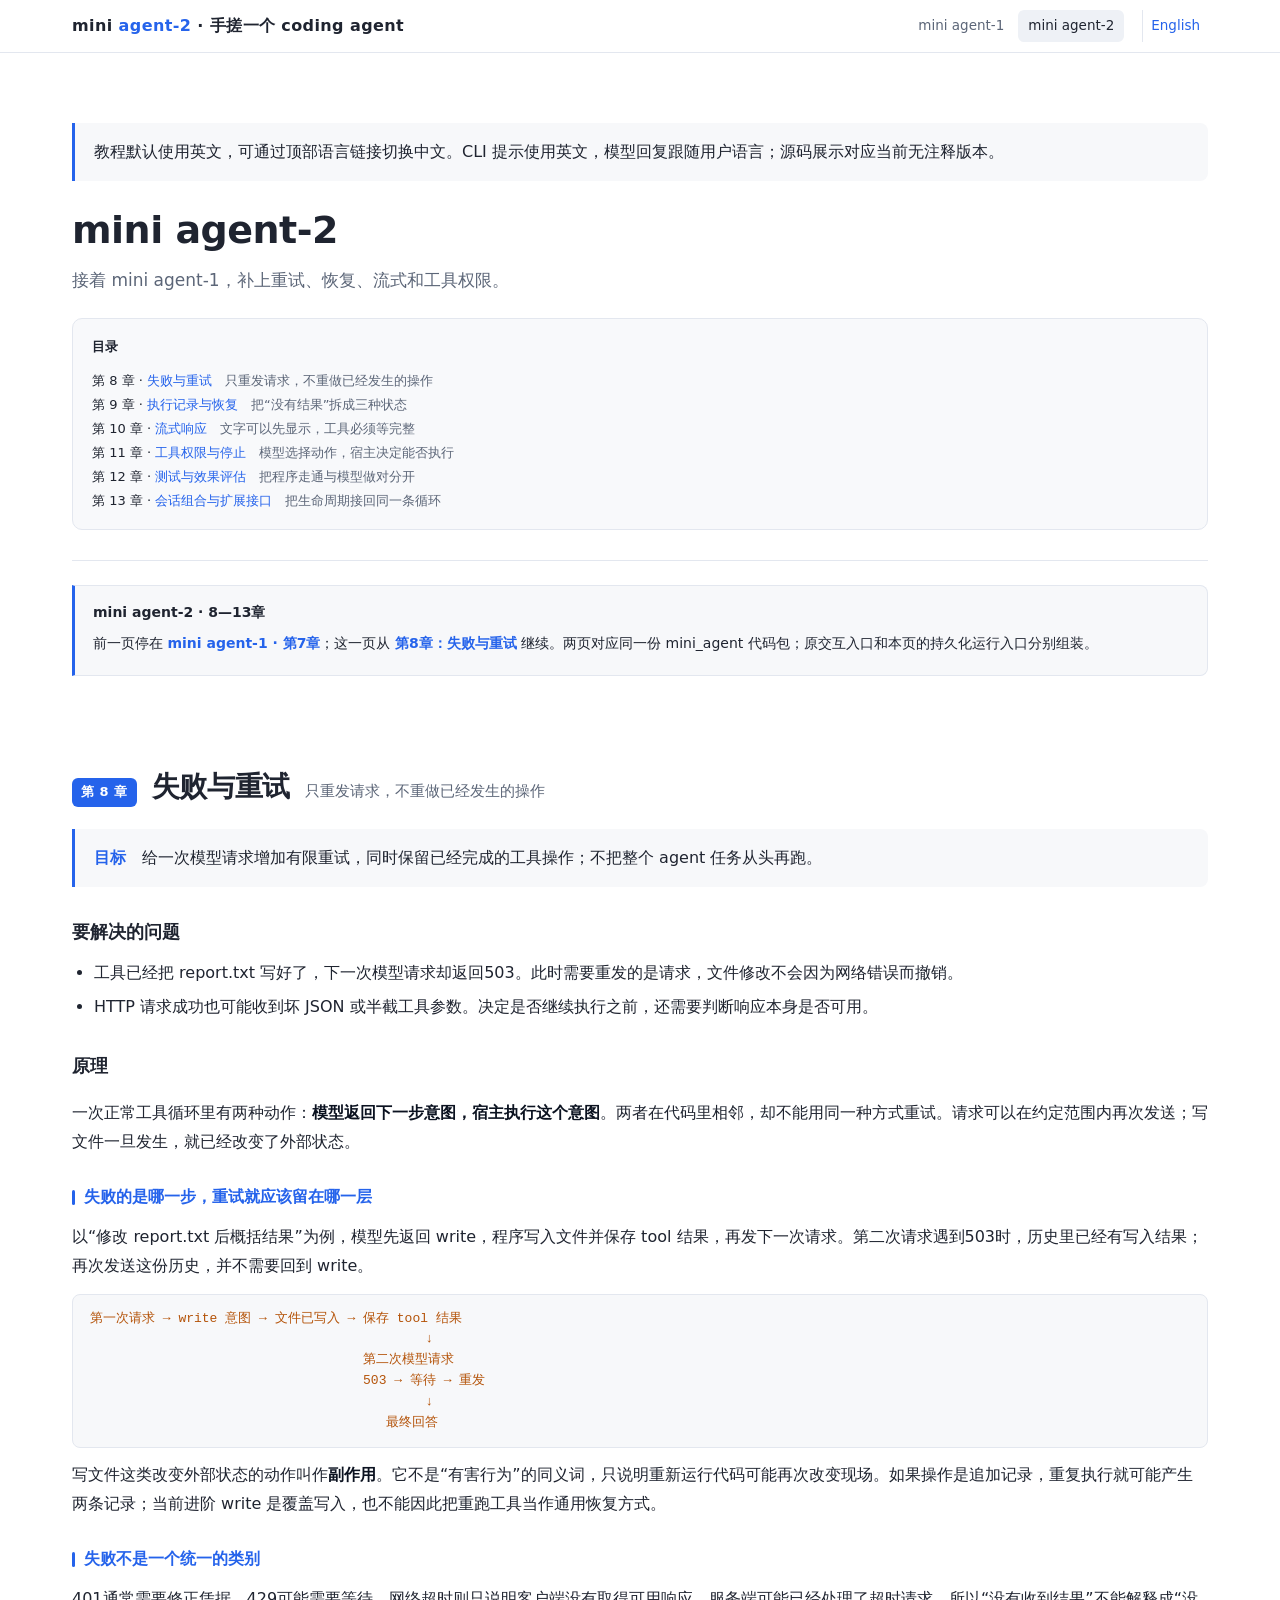
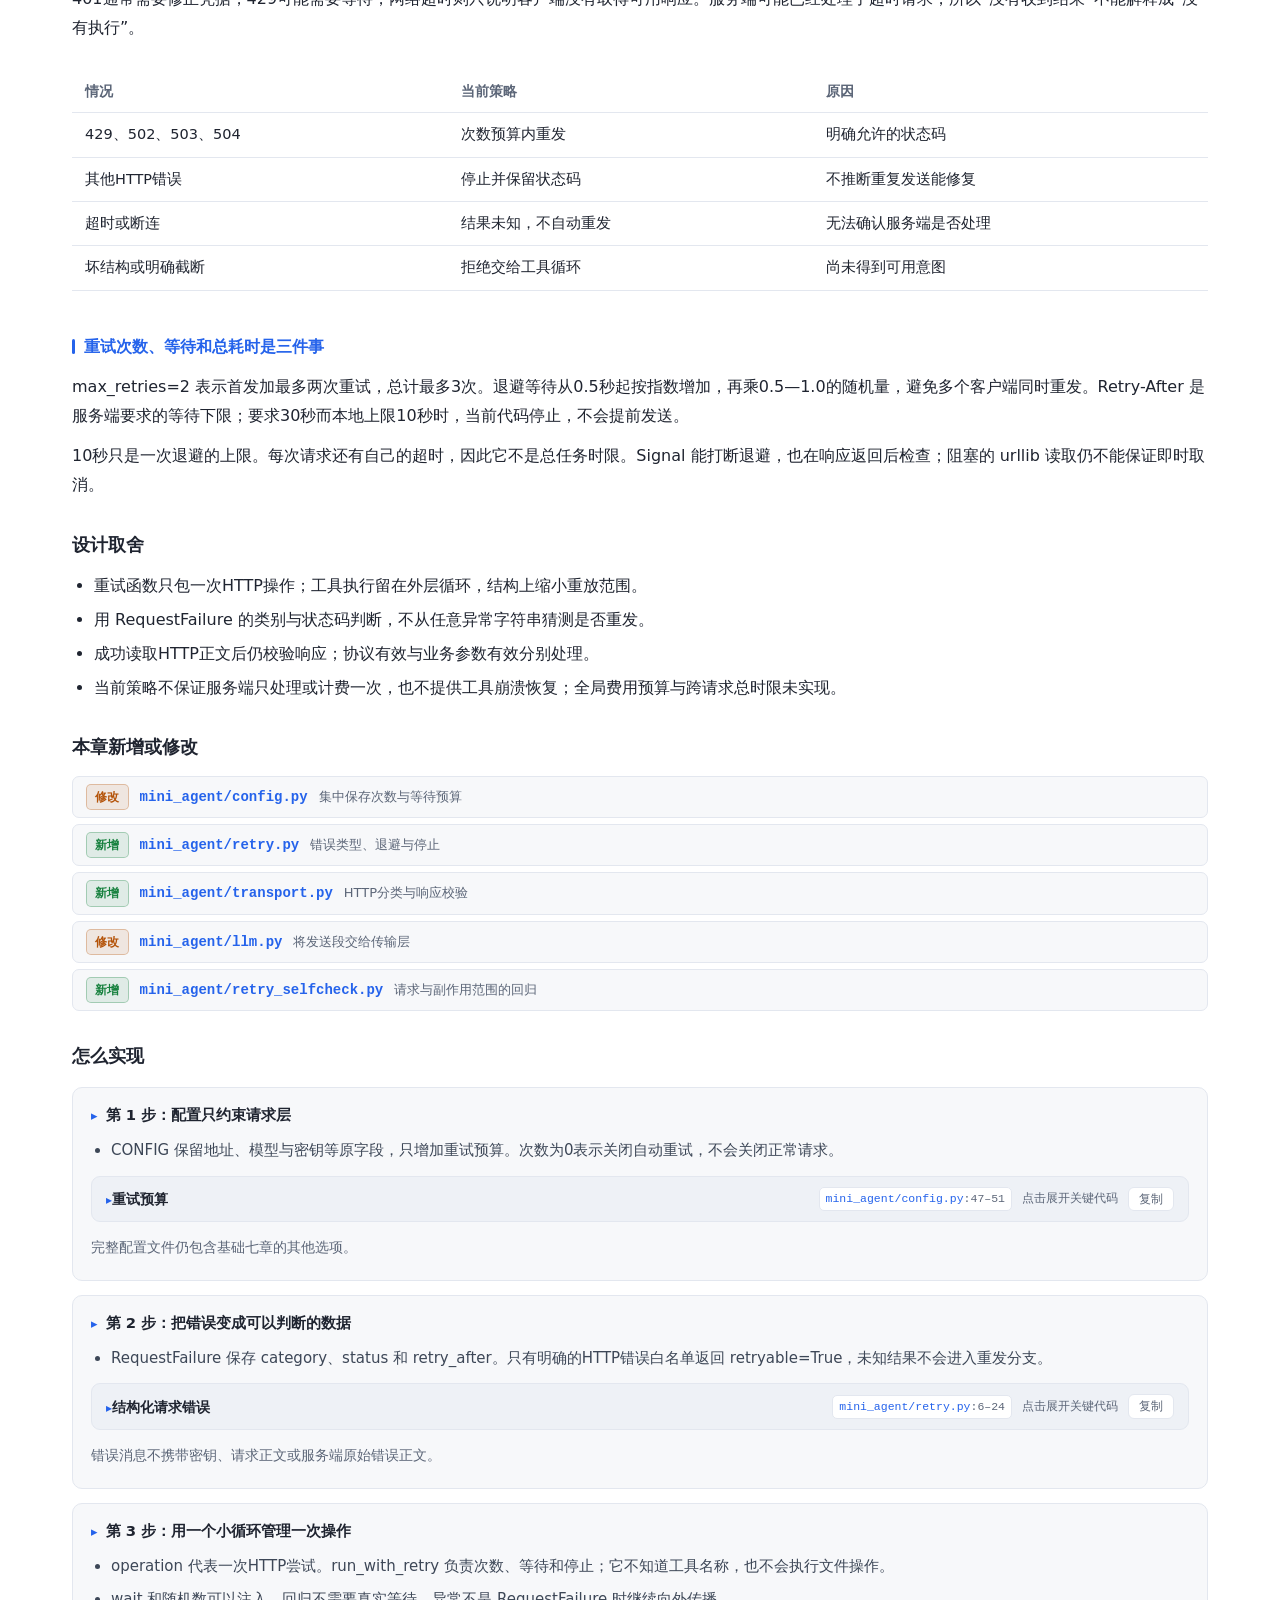
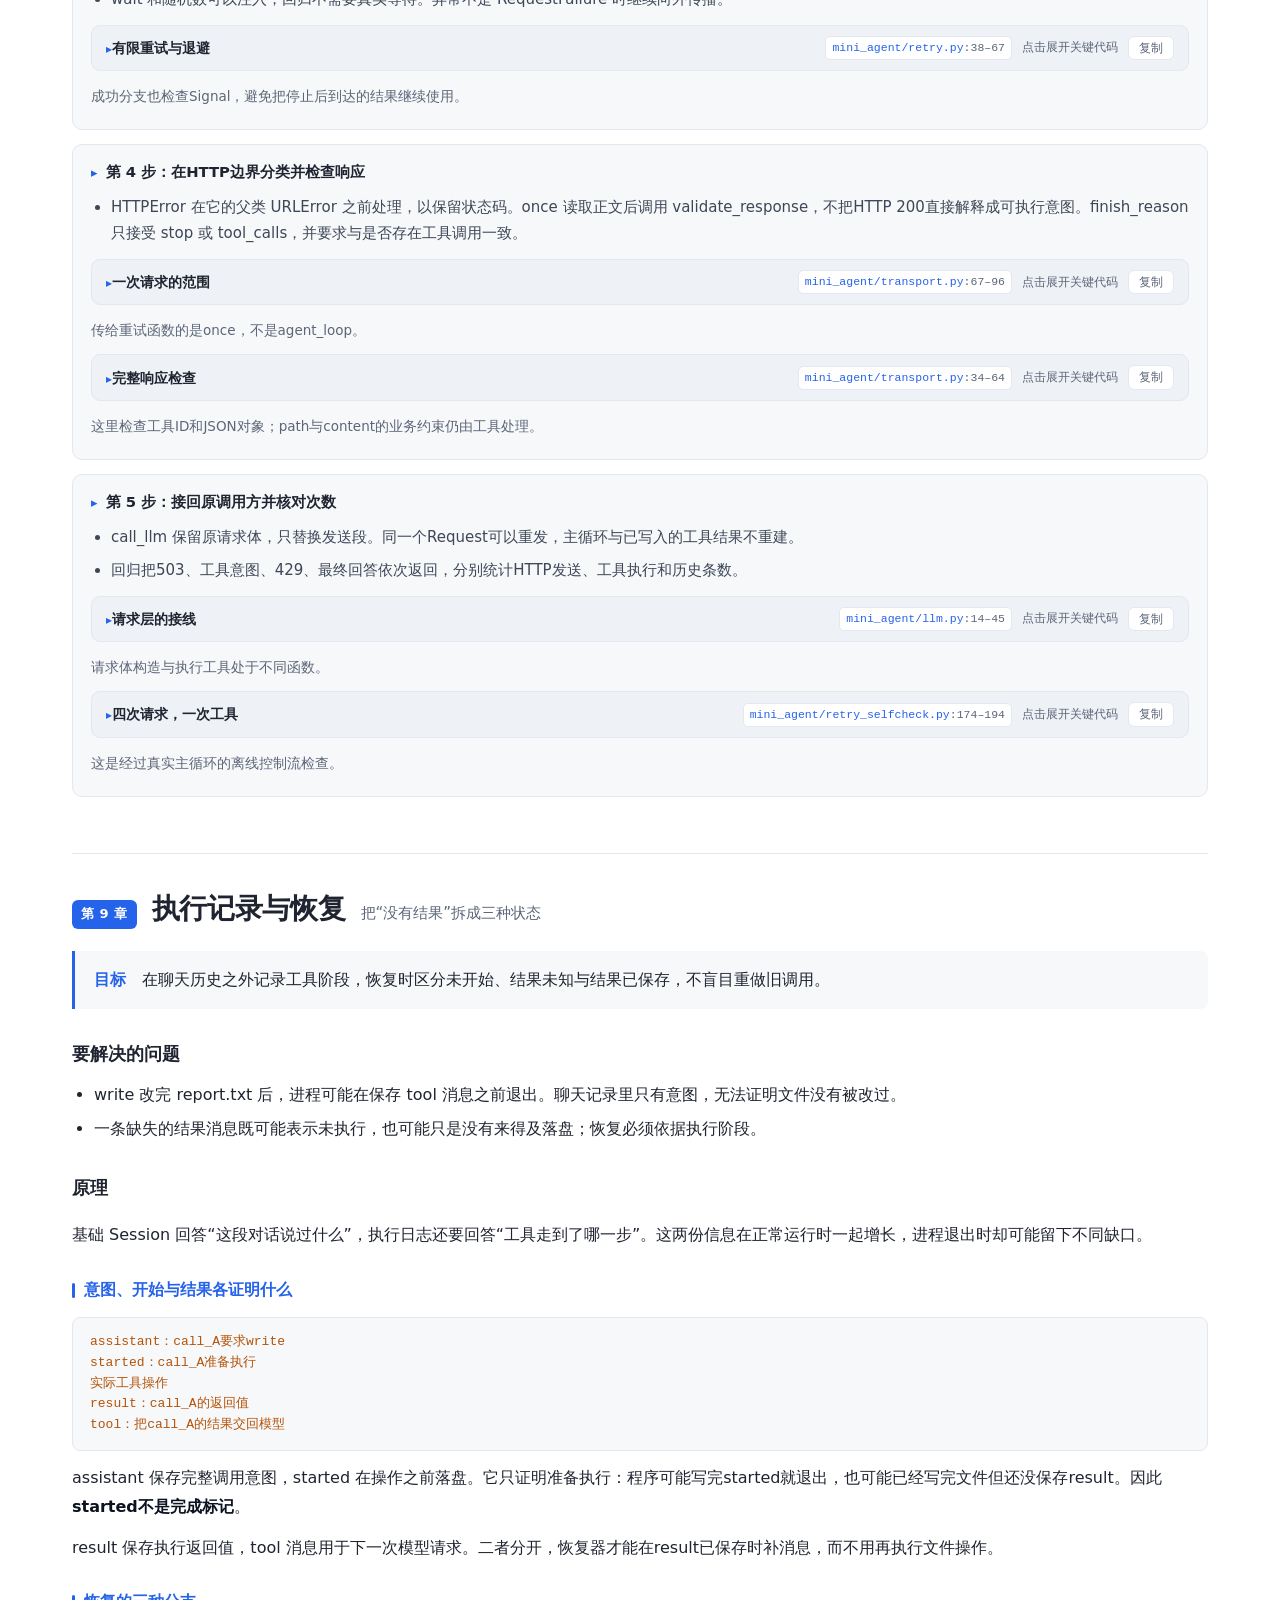
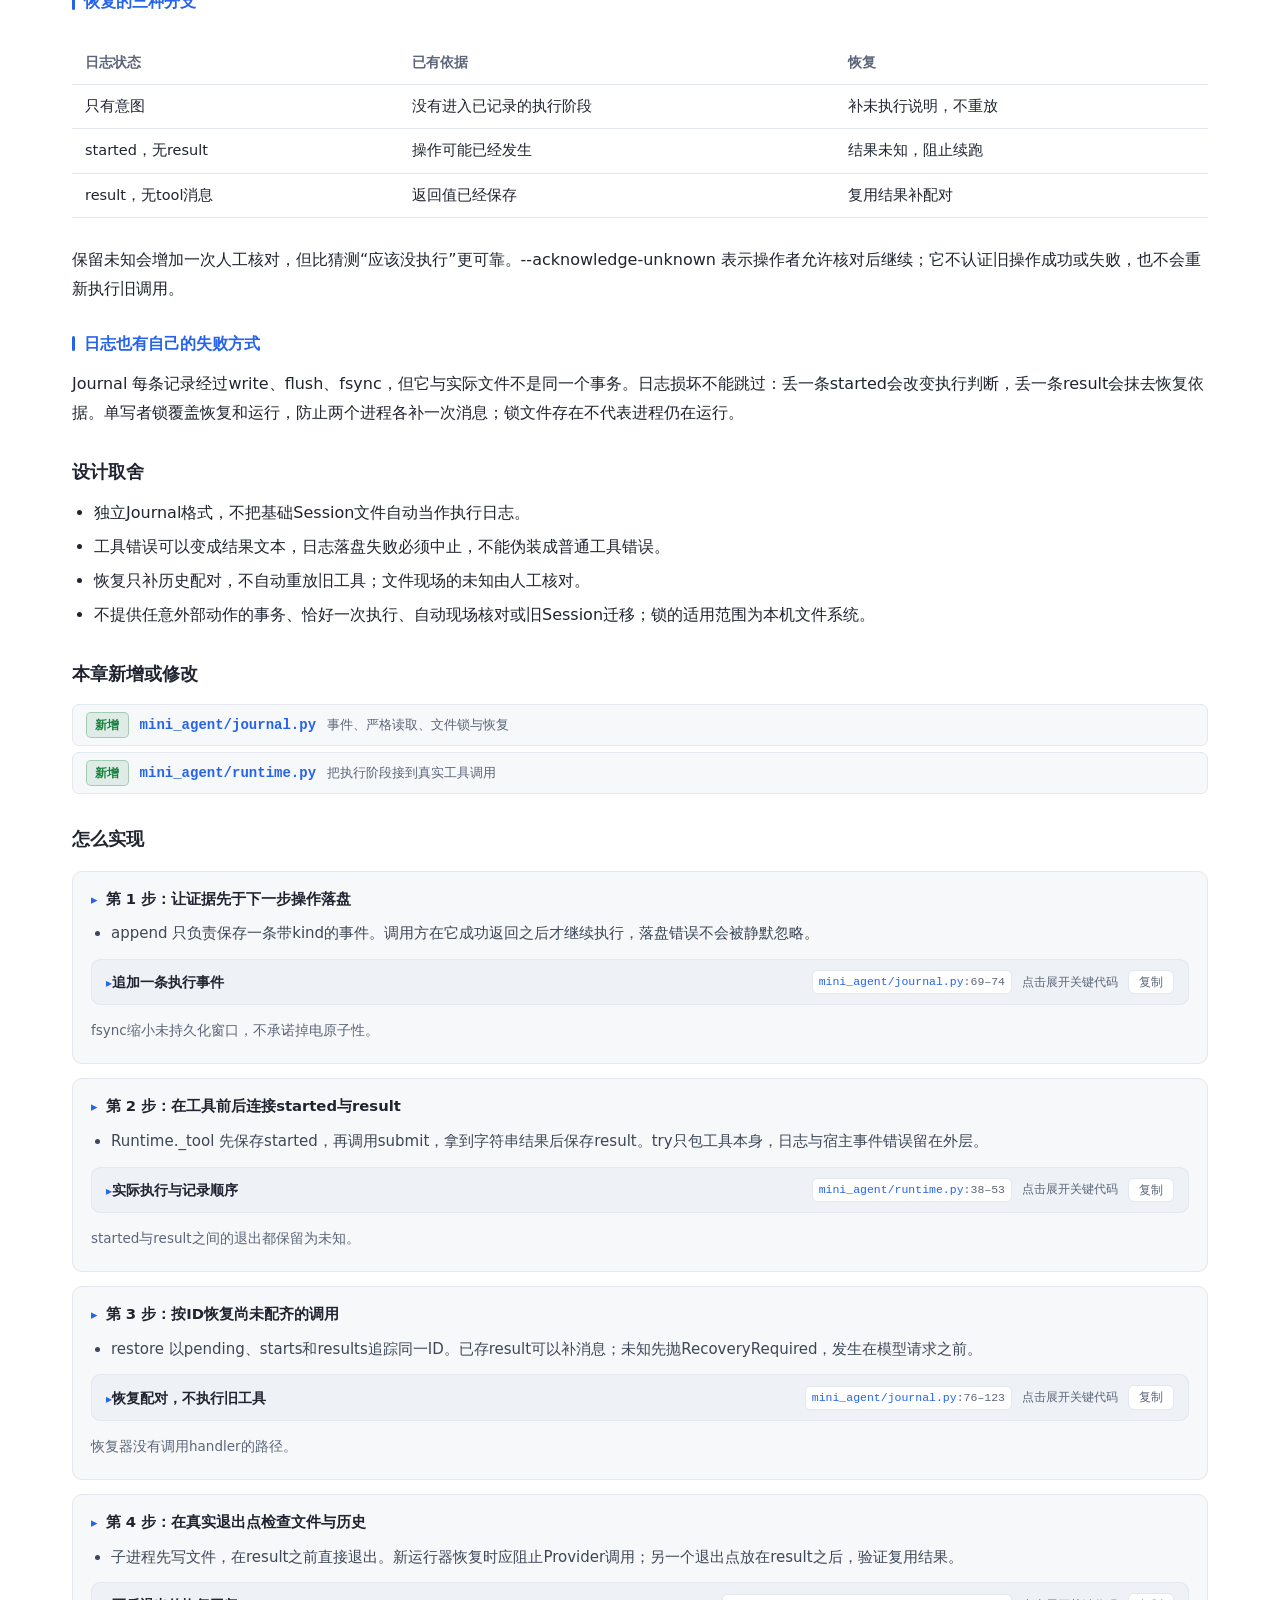
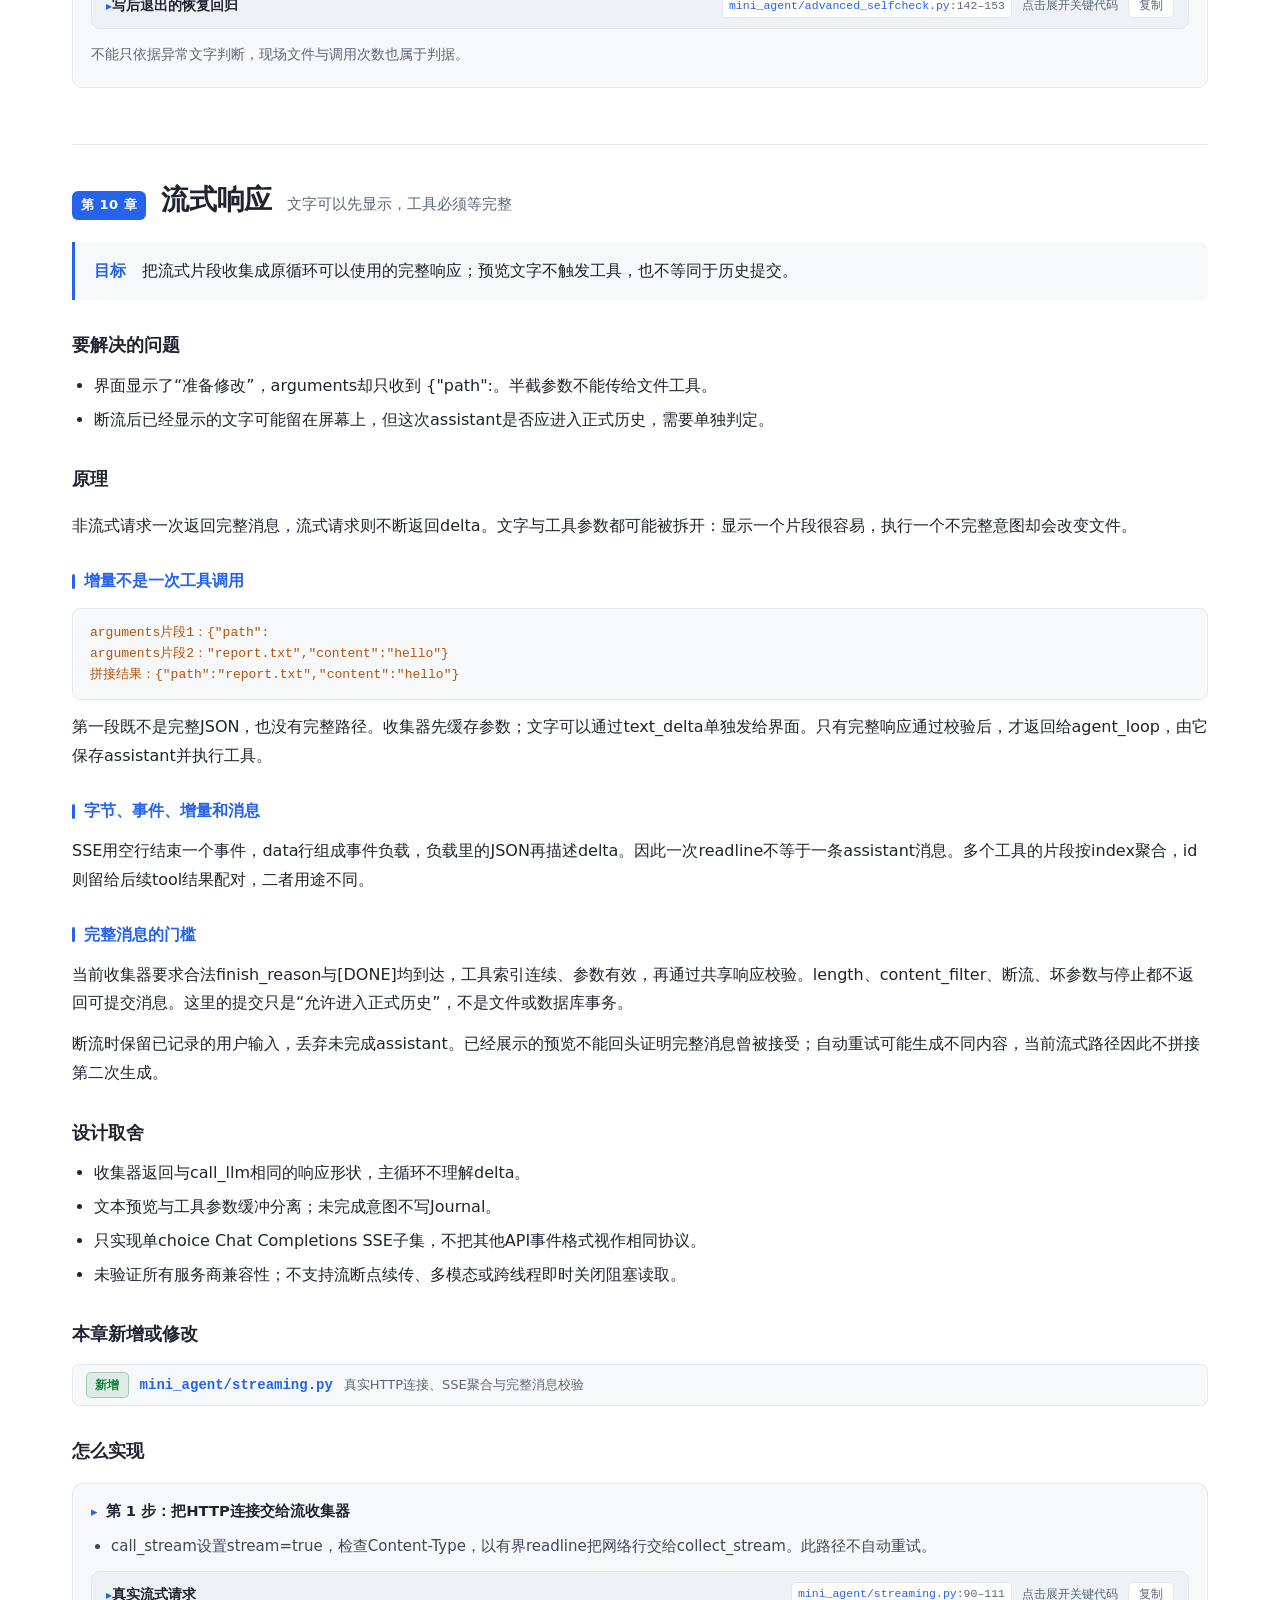
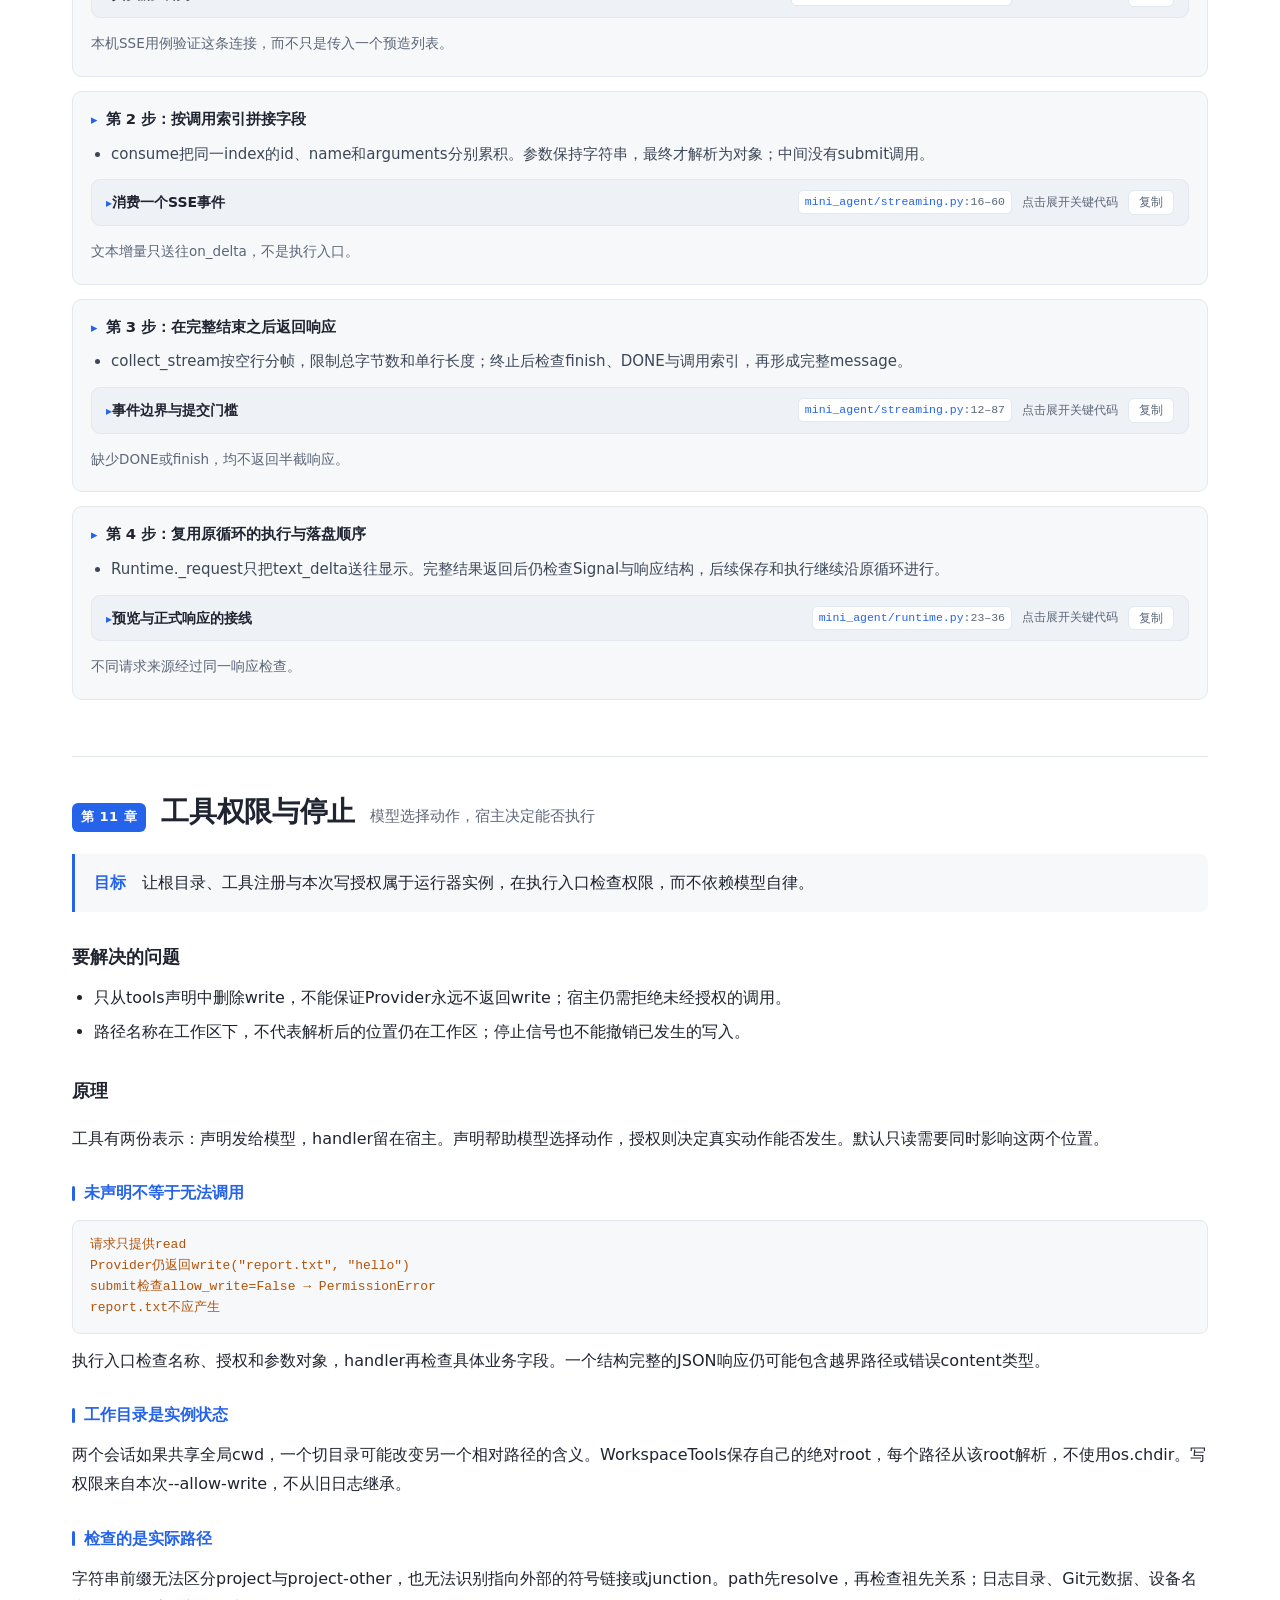
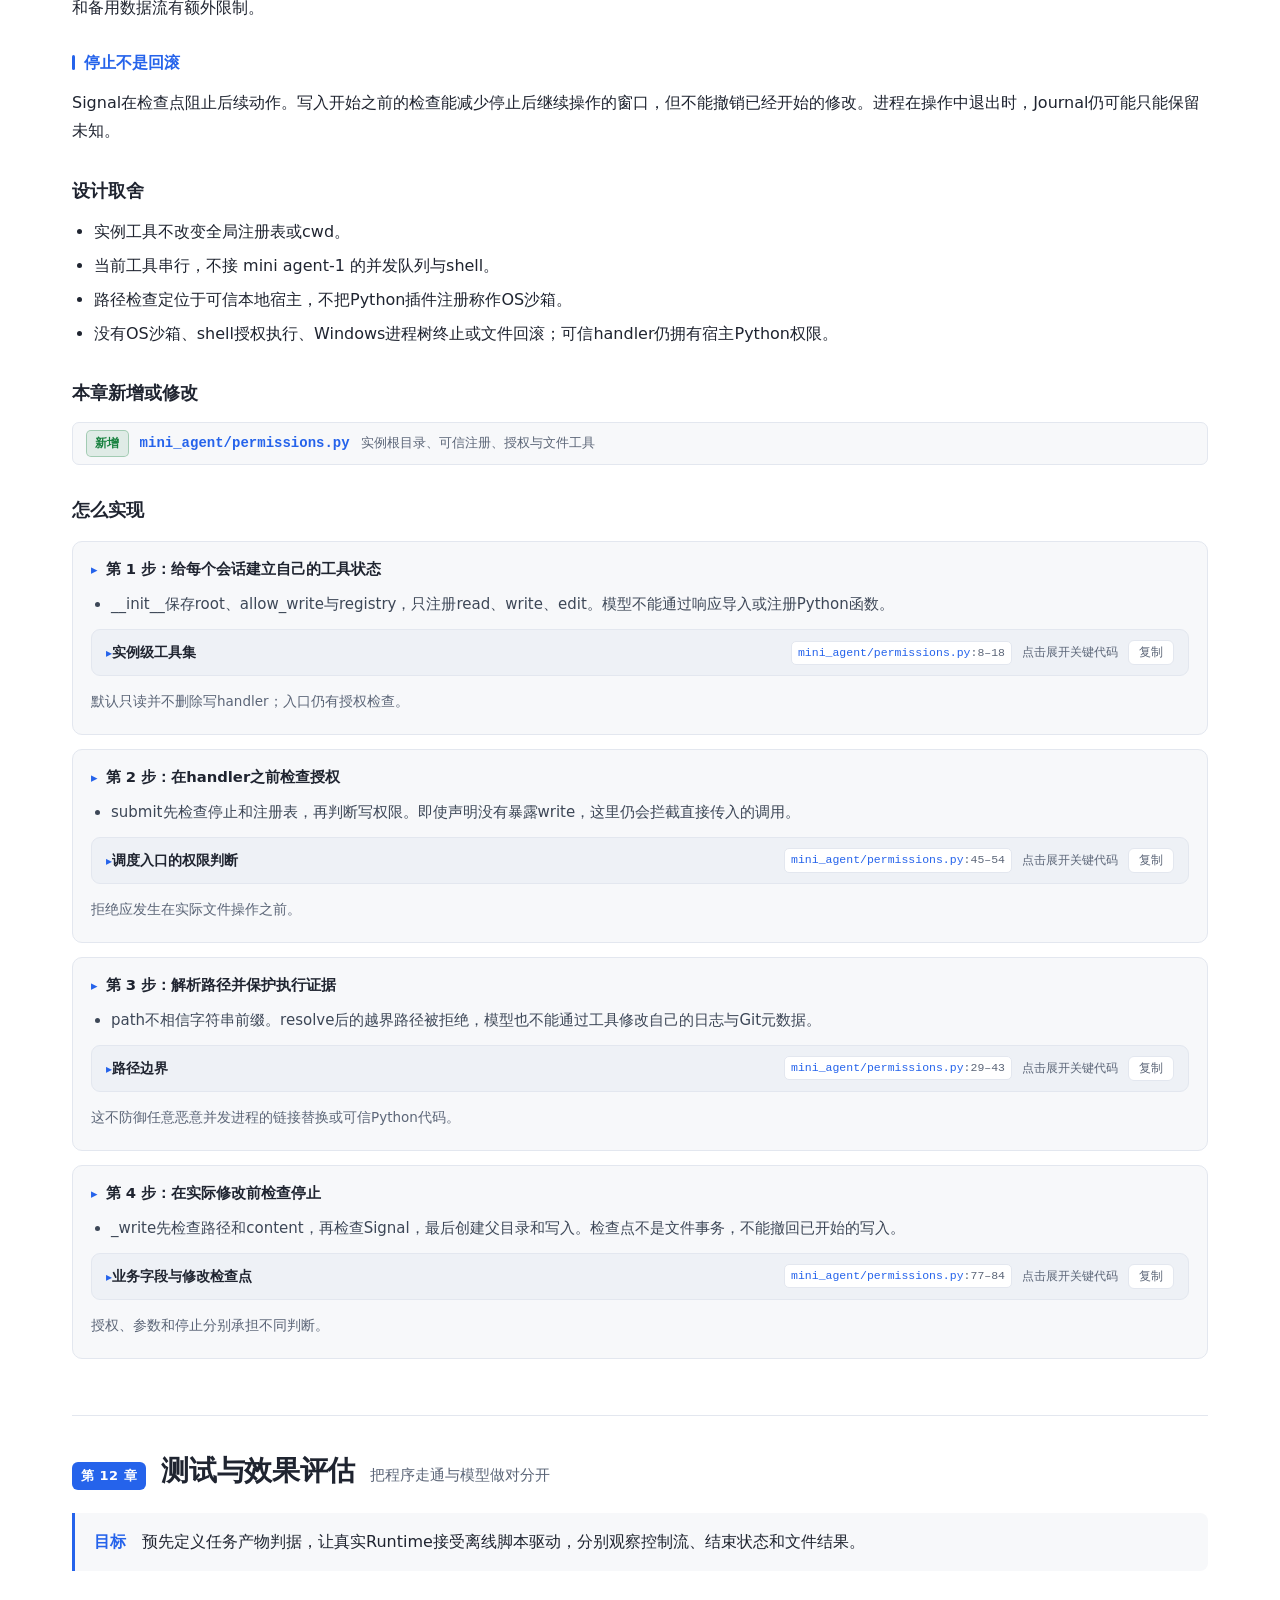
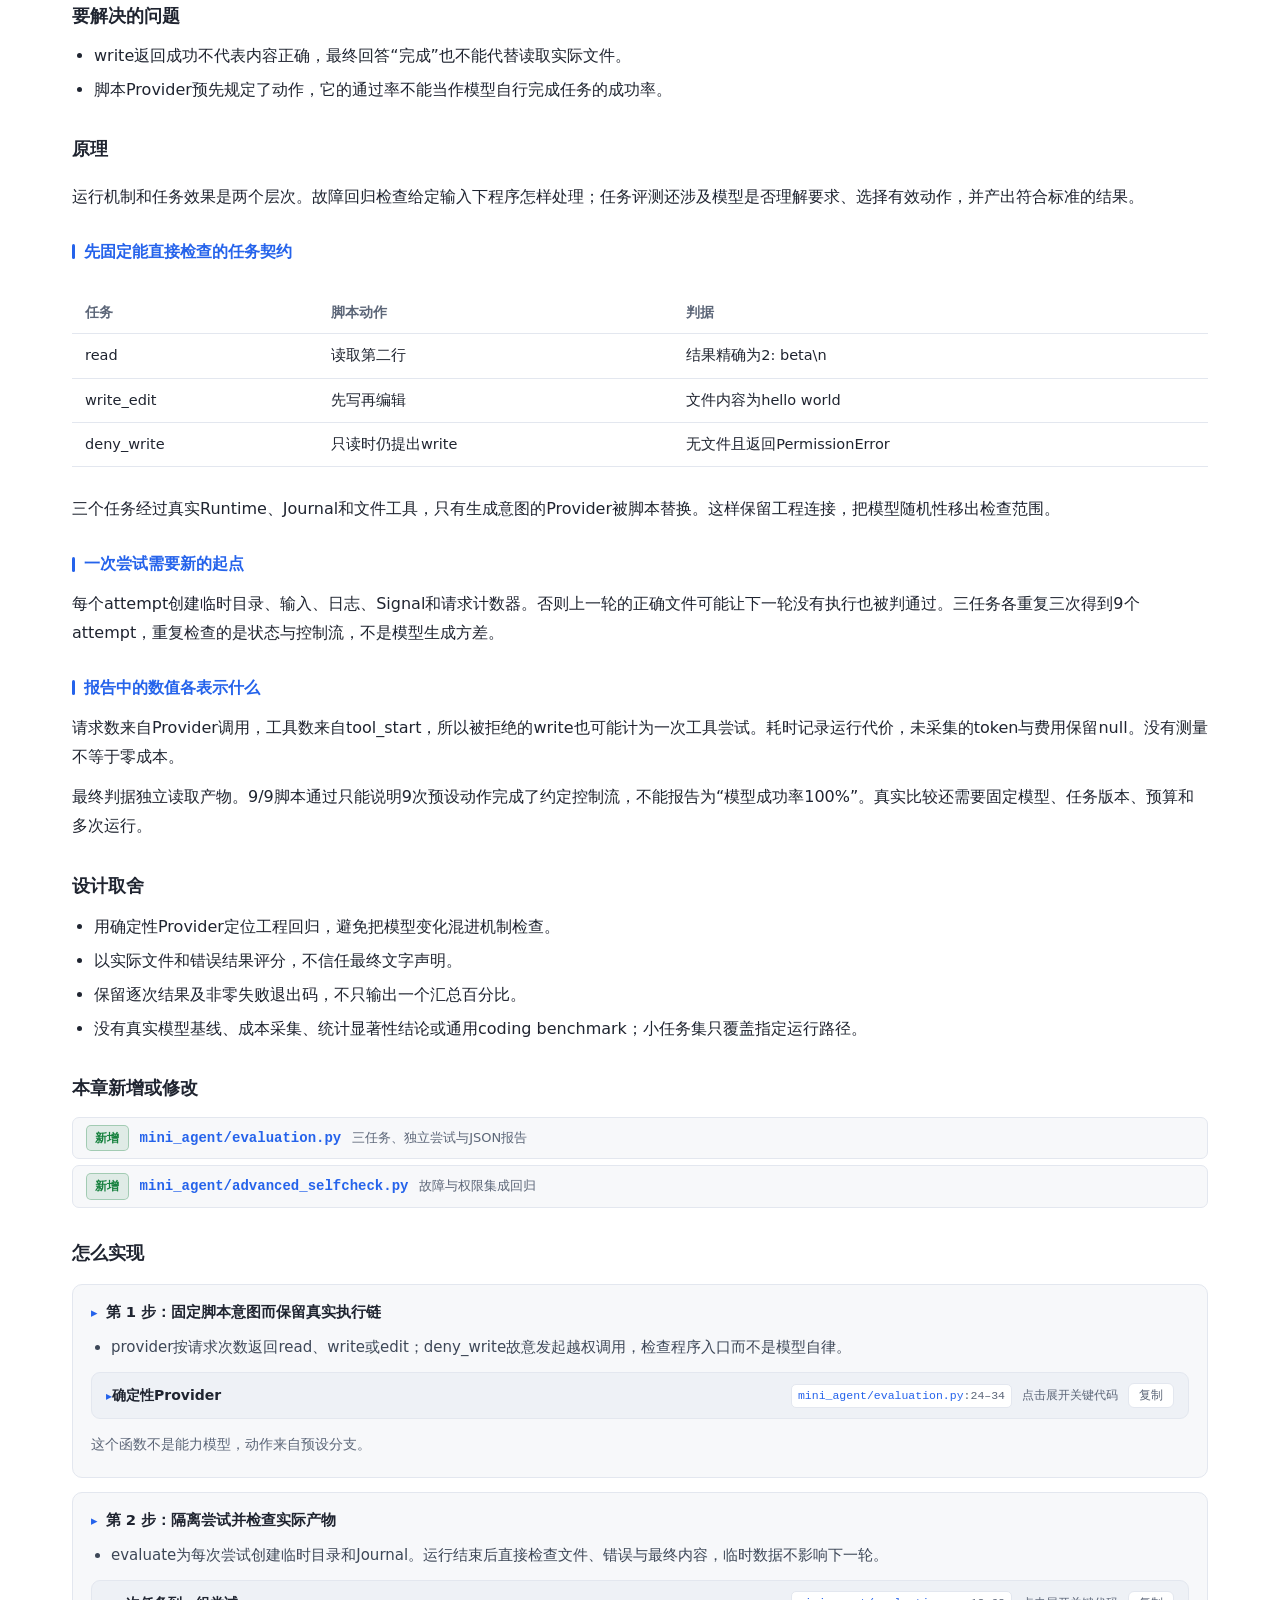
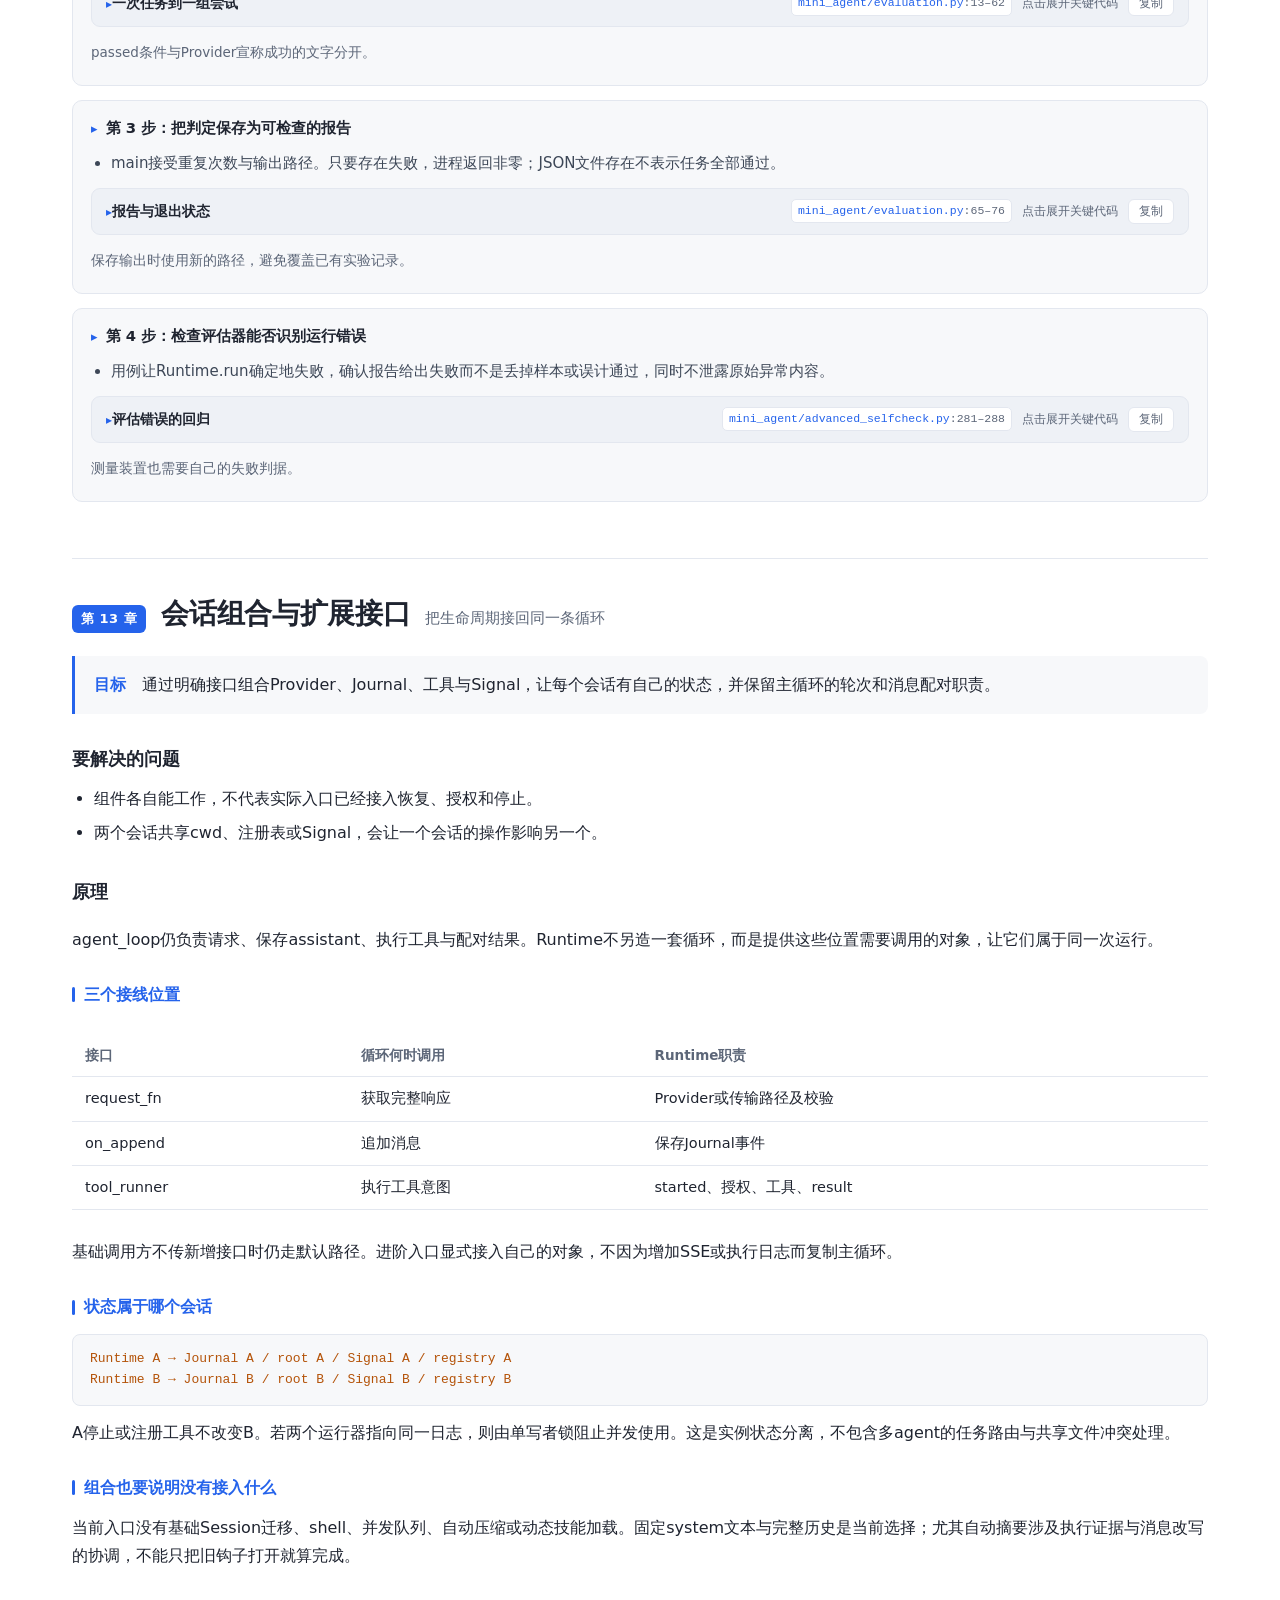
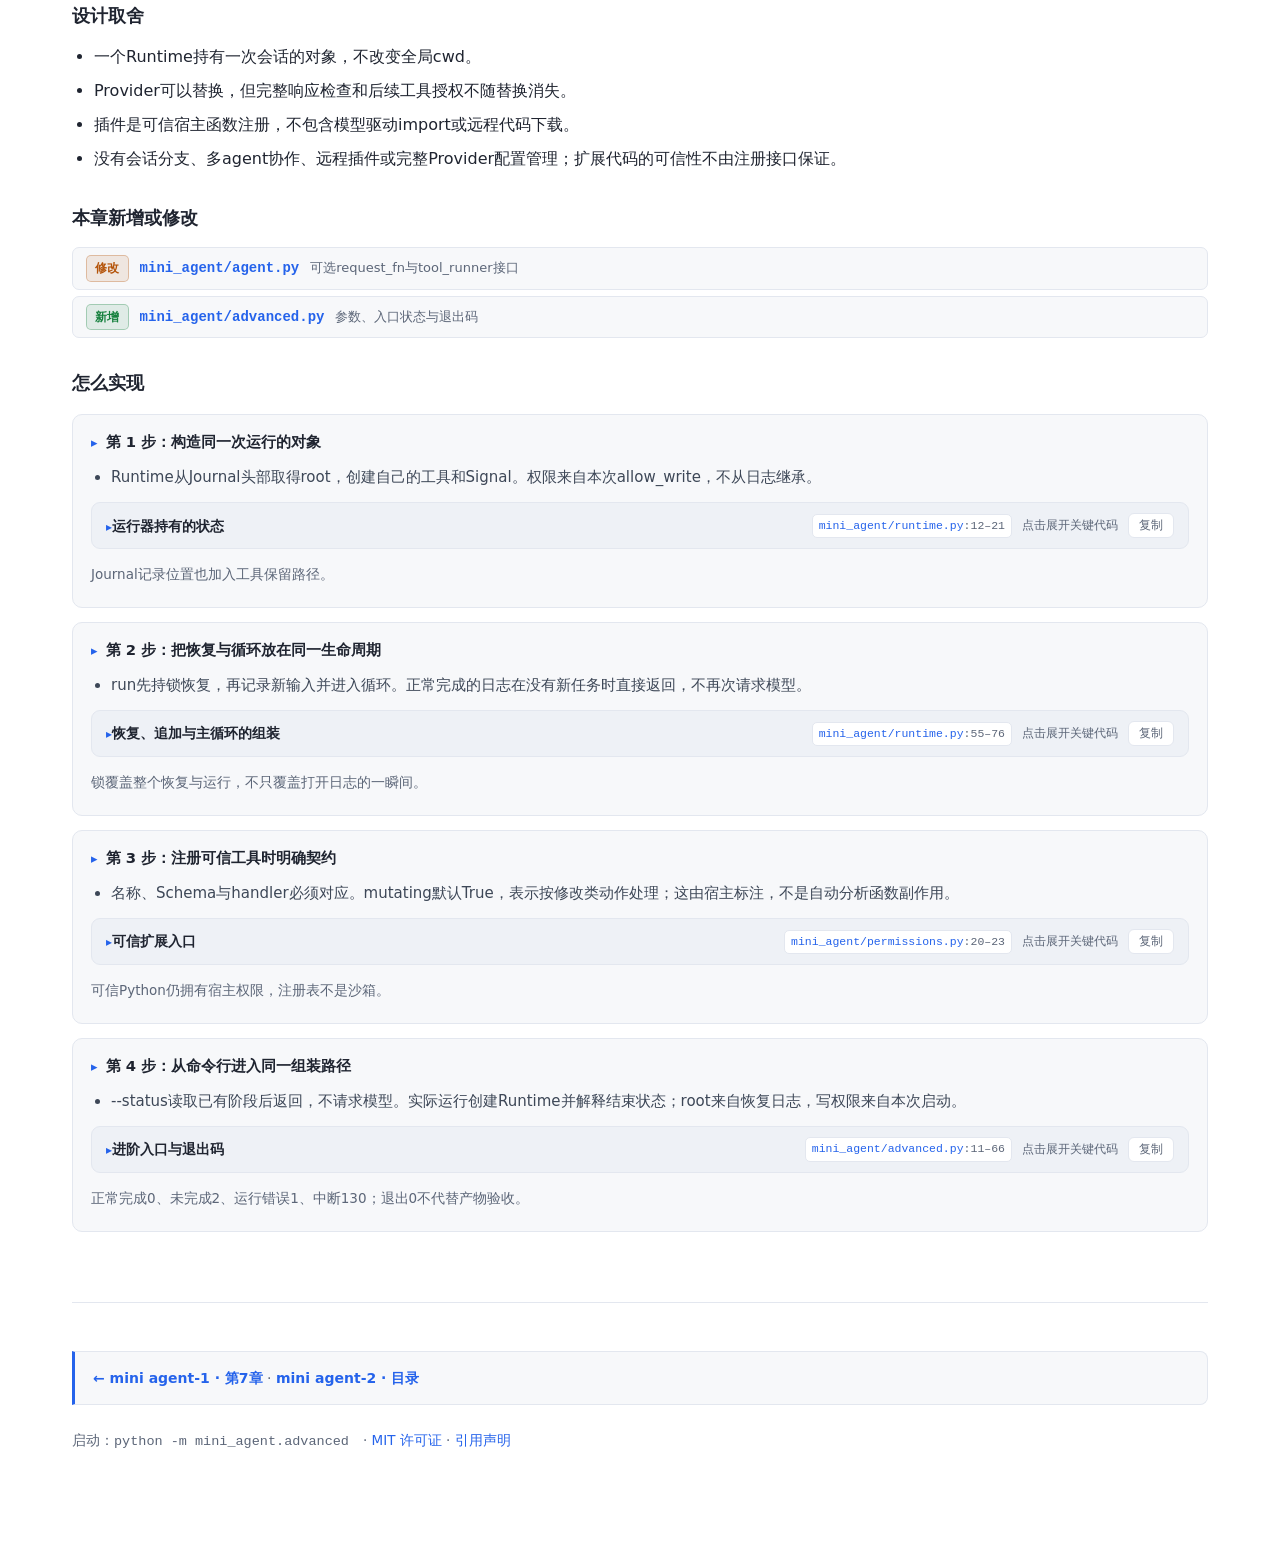
<file: advanced-guide.zh-CN.html>
<!DOCTYPE html><html lang="zh-CN"><head><meta charset="utf-8"><meta name="viewport" content="width=device-width,initial-scale=1"><link rel="alternate" hreflang="zh-CN" href="advanced-guide.zh-CN.html"><link rel="alternate" hreflang="en" href="advanced-guide.html"><title>mini agent-2 · 实现指南</title><style>
:root{
  --bg:#ffffff; --bg2:#f7f8fa; --bg3:#eef1f6; --fg:#1f2430; --dim:#5c6678;
  --line:#e3e7ef; --accent:#2563eb; --accent2:#15803d; --warn:#b45309;
  --new:#15803d; --mod:#b45309; --code:#f8f9fb;
}
*{box-sizing:border-box}
html{scroll-behavior:smooth}
body{margin:0;background:var(--bg);color:var(--fg);
  font:16px/1.75 -apple-system,"Segoe UI","Microsoft YaHei",system-ui,sans-serif}
a{color:var(--accent);text-decoration:none}
a:hover{text-decoration:underline}
code,pre,.mono{font-family:"Cascadia Code",Consolas,"SF Mono",Menlo,monospace}


header.top{position:sticky;top:0;z-index:50;background:rgba(255,255,255,.92);
  backdrop-filter:blur(10px);border-bottom:1px solid var(--line)}
.top-in{max-width:1180px;margin:0 auto;padding:10px 22px;display:flex;
  align-items:center;gap:18px;flex-wrap:wrap}
.brand{font-weight:700;letter-spacing:.4px}
.brand span{color:var(--accent)}
.top nav{display:flex;gap:4px;flex-wrap:wrap;margin-left:auto}
.top nav a{padding:4px 10px;border-radius:6px;color:var(--dim);font-size:13.5px}
.top nav a:hover{background:var(--bg3);color:var(--fg);text-decoration:none}


.wrap{max-width:1180px;margin:0 auto;padding:0 22px 100px}
.hero{padding:52px 0 30px;border-bottom:1px solid var(--line)}
.hero h1{margin:0 0 12px;font-size:38px;letter-spacing:-.5px;line-height:1.25}
.hero p.lead{color:var(--dim);font-size:17px;max-width:74ch;margin:0 0 22px}
.pill{display:inline-block;padding:3px 11px;border-radius:99px;font-size:12.5px;
  background:var(--bg3);color:var(--dim);border:1px solid var(--line);margin-right:7px}

h2.sec{font-size:24px;margin:52px 0 14px;padding-bottom:8px;
  border-bottom:1px solid var(--line)}
h3.sub{font-size:17.5px;margin:30px 0 10px;color:var(--fg)}
p{margin:11px 0}
ul,ol{margin:11px 0;padding-left:22px}
li{margin:6px 0}
.dim{color:var(--dim)}


.chapter{margin:56px 0 0;padding-top:30px;border-top:1px solid var(--line)}
.chapter:first-of-type{border-top:0}
.chead{display:flex;align-items:baseline;gap:15px;flex-wrap:wrap;margin-bottom:4px}
.cnum{font-size:13px;font-weight:700;color:var(--bg);background:var(--accent);
  padding:3px 9px;border-radius:6px;letter-spacing:.5px}
.chead h2{margin:0;font-size:28px;letter-spacing:-.3px}
.csub{color:var(--dim);font-size:15px}
.goal{margin:18px 0 26px;padding:15px 19px;background:var(--bg2);
  border-left:3px solid var(--accent);border-radius:0 8px 8px 0}
.goal b{color:var(--accent)}


.theory{margin:18px 0 30px}
.theory p{margin:12px 0;line-height:1.8}
.theory ul,.theory ol{margin:12px 0;padding-left:24px}
.theory li{margin:7px 0}
h4.mini{margin:26px 0 10px;font-size:16px;font-weight:700;color:var(--accent);
  display:flex;align-items:center;gap:9px}
h4.mini::before{content:"";width:3px;height:15px;border-radius:2px;
  background:var(--accent);flex:0 0 auto}
.theory code,.guide code,p code,li code,td code{background:var(--bg3);
  padding:1px 6px;border-radius:4px;font-size:.92em;color:#0a3069}
.theory strong,.guide strong,.goal strong{font-weight:700;color:#0b1220}


.steps{margin:16px 0 28px;display:flex;flex-direction:column;gap:14px}
.step{background:var(--bg2);border:1px solid var(--line);border-radius:10px;
  padding:14px 18px 15px}
.step h5{margin:0 0 9px;font-size:14.8px;font-weight:700;color:var(--fg);
  display:flex;align-items:baseline;gap:8px}
.step h5::before{content:"▸";color:var(--accent);font-size:13px}
.step ul{margin:0;padding-left:20px}
.step li{margin:7px 0;font-size:15px;line-height:1.75;color:#3d4757}
.step li code{background:#fff;border:1px solid var(--line);color:#0a3069}


.step .exnote{margin:14px 0 6px;font-size:13.5px;line-height:1.7;color:var(--dim)}
.step pre.ascii{background:#fff;margin:6px 0 2px;font-size:12.6px}


.step .codewrap{margin:12px 0 2px;border:1px solid var(--line);border-radius:9px;
  overflow:hidden;background:var(--bg3)}
.step .codewrap>summary{cursor:pointer;list-style:none;padding:10px 14px;
  display:flex;flex-wrap:wrap;align-items:center;gap:10px;font-size:14px;
  font-weight:600;color:var(--fg);user-select:none}
.step .codewrap>summary::-webkit-details-marker{display:none}
.step .codewrap>summary .sumcap{flex:1 1 auto}
.step .codewrap>summary .sumcap::before{content:"▸  ";color:var(--accent);
  font-size:12px;display:inline-block;transition:transform .15s}
.step .codewrap[open]>summary .sumcap::before{transform:rotate(90deg)}
.step .codewrap>summary .sumhint{flex:0 0 auto;font-size:12px;font-weight:500;
  color:var(--dim)}
.step .codewrap[open]>summary{border-bottom:1px solid var(--line);
  background:var(--bg2)}
.step .codewrap[open]>summary .sumhint{display:none}
.step .codewrap .codeblock{margin:0;border:0;border-radius:0;box-shadow:none}

.step .codewrap>summary .copybtn{flex:0 0 auto;font:inherit;font-size:12px;
  font-weight:500;line-height:1.4;padding:3px 10px;border-radius:6px;
  border:1px solid var(--line);background:var(--bg);color:var(--dim);
  cursor:pointer;transition:color .12s,border-color .12s,background .12s}
.step .codewrap>summary .copybtn:hover{color:var(--accent);border-color:var(--accent);
  background:#fff}
.step .codewrap>summary .copybtn.done{color:var(--new);border-color:rgba(21,128,61,.45);
  background:rgba(21,128,61,.06)}
.step .codewrap>summary .copybtn.bad{color:#b91c1c;border-color:rgba(185,28,28,.45);
  background:rgba(185,28,28,.06)}

.step .codewrap>summary .sumfile{flex:0 0 auto;max-width:46%;overflow:hidden;
  text-overflow:ellipsis;white-space:nowrap;font-family:ui-monospace,Consolas,
  monospace;font-size:11.5px;font-weight:500;color:var(--dim);background:var(--bg);
  border:1px solid var(--line);border-radius:5px;padding:1px 6px}
.step .codewrap>summary .sumcap{min-width:0;overflow:hidden;
  text-overflow:ellipsis;white-space:nowrap}
@media (max-width:660px){.step .codewrap>summary .sumhint{display:none}}

.theory .foldwrap{margin:14px 0 4px;border:1px solid var(--line);border-radius:9px;
  overflow:hidden;background:var(--bg3)}
.theory .foldwrap>summary{cursor:pointer;list-style:none;padding:9px 14px;
  display:flex;flex-wrap:wrap;align-items:center;gap:10px;font-size:14px;
  font-weight:600;color:var(--fg);user-select:none}
.theory .foldwrap>summary::-webkit-details-marker{display:none}
.theory .foldwrap>summary .sumcap{flex:1 1 auto;min-width:0}
.theory .foldwrap>summary .sumcap::before{content:"▸  ";color:var(--accent);
  font-size:12px;display:inline-block;transition:transform .15s}
.theory .foldwrap[open]>summary .sumcap::before{transform:rotate(90deg)}
.theory .foldwrap>summary .foldhint{flex:0 0 auto;font-size:12px;font-weight:500;
  color:var(--dim)}
.theory .foldwrap[open]>summary{border-bottom:1px solid var(--line);
  background:var(--bg2)}
.theory .foldwrap[open]>summary .foldhint{display:none}
.theory .foldwrap>pre.ascii{margin:0;border:0;border-radius:0;background:#fff;
  color:var(--fg);font-size:12.6px;line-height:1.62;white-space:pre-wrap;
  word-break:break-word;overflow-x:auto;tab-size:4;-moz-tab-size:4}
@media (max-width:660px){.theory .foldwrap>summary .foldhint{display:none}}


.files{display:flex;flex-direction:column;gap:6px;margin:14px 0 24px}
.frow{display:flex;align-items:baseline;gap:11px;font-size:14px;padding:7px 13px;
  background:var(--bg2);border:1px solid var(--line);border-radius:7px}
.tag{font-size:11.5px;font-weight:700;padding:2px 8px;border-radius:5px;
  flex:0 0 auto;letter-spacing:.3px}
.tag.new{background:rgba(21,128,61,.10);color:var(--new);
  border:1px solid rgba(21,128,61,.30)}
.tag.mod{background:rgba(180,83,9,.10);color:var(--mod);
  border:1px solid rgba(180,83,9,.30)}

.codeov{margin:14px 0 0;padding:12px 15px;background:var(--bg2);
  border:1px solid var(--line);border-left:3px solid var(--accent);
  border-radius:0 8px 8px 0;font-size:14.5px;line-height:1.8}
.frow .mono{flex:0 0 auto;font-weight:600}
.frow .fdesc{color:var(--dim);font-size:13px;line-height:1.6}


.codeblock{margin:18px 0 26px;border:1px solid var(--line);border-radius:10px;
  overflow:hidden;background:var(--code);box-shadow:0 1px 2px rgba(16,24,40,.04)}
.fname{padding:9px 15px;background:var(--bg3);border-bottom:1px solid var(--line);
  font-size:13px;color:var(--fg);display:flex;justify-content:space-between;
  align-items:center;gap:12px}
.fname .rng{color:var(--dim);font-size:12px;flex:0 0 auto}

.step .codewrap>summary .loc{flex:1 1 100%;min-width:0;margin:2px 0 0;
  font-size:12.5px;font-weight:500;line-height:1.7;color:var(--dim);
  overflow-wrap:anywhere;user-select:text}
.step .codewrap>summary .loc b{color:var(--fg);font-weight:600}
.step .codewrap>summary .loc code{background:var(--bg);border:1px solid var(--line);
  border-radius:4px;padding:0 4px;font-size:12px;color:var(--fg);cursor:pointer}
.step .codewrap>summary .loc code:hover{border-color:var(--accent);background:#fff}
.step .codewrap>summary .loc .locok{color:var(--new);font-weight:600;
  margin-left:4px;user-select:none}
.cap{padding:11px 15px;background:var(--bg2);border-bottom:1px solid var(--line);
  font-size:14.5px;font-weight:600}
.codenote{padding:11px 15px;background:var(--bg2);border-top:1px solid var(--line);
  font-size:14px;color:var(--dim);line-height:1.7}
.codenote b{color:var(--fg)}
.codeblock .hl{overflow-x:auto;margin:0}
.codeblock table.hl{border-spacing:0;width:100%;margin:0}
.codeblock td{padding:0;vertical-align:top}
.codeblock td.linenos{width:1%;white-space:nowrap;padding:0 0 0 12px;
  border-right:1px solid var(--line);background:var(--bg3)}
.codeblock td.linenos pre{margin:0;padding:13px 9px 13px 0;color:#9aa4b5;
  font-size:12.5px;line-height:1.62;text-align:right}
.codeblock td.code pre{margin:0;padding:13px 16px;font-size:13.3px;line-height:1.62;
  color:var(--fg)}
.codeblock .hll{background:rgba(37,99,235,.08);display:block;
  box-shadow:inset 3px 0 0 var(--accent)}


.codeblock .hll.hlw{background:rgba(180,83,9,.10);
  box-shadow:inset 3px 0 0 var(--mod)}
.hleg{margin:14px 0 0;padding:11px 14px;background:var(--bg2);
  border:1px solid var(--line);border-left:3px solid var(--accent);
  border-radius:0 7px 7px 0;font-size:13.5px;line-height:1.85;color:var(--fg)}
.sw{display:inline-block;width:22px;height:11px;border-radius:2px;
  vertical-align:-1px;margin:0 5px 0 12px}
.hleg .sw:first-child{margin-left:0}
.sw-b{background:rgba(37,99,235,.14);box-shadow:inset 4px 0 0 var(--accent)}
.sw-y{background:rgba(180,83,9,.16);box-shadow:inset 4px 0 0 var(--mod)}


.codeblock tr.ctxhead td,.codeblock tr.ctxtail td{background:#eef1f6}
.codeblock tr.ctxhead td{border-bottom:1px solid var(--line)}
.codeblock tr.ctxtail td{border-top:1px solid var(--line)}
.codeblock td.ctxl{width:1%;white-space:nowrap;padding:0 0 0 12px;
  border-right:1px solid var(--line);color:#9aa4b5}
.codeblock td.ctxl pre{margin:0;padding:5px 9px 5px 0;text-align:right;
  color:#9aa4b5;font-size:12.5px;line-height:1.62}
.codeblock td.ctxcode pre{margin:0;padding:5px 16px;color:#7a8494;
  font-size:12.5px;line-height:1.62;white-space:pre-wrap;
  overflow-wrap:anywhere}


.codeblock .c,.codeblock .c1,.codeblock .cm,.codeblock .cs{color:#5c6678;font-style:italic}
.codeblock .k,.codeblock .kc,.codeblock .kd,.codeblock .kn{color:#cf222e}
.codeblock .ow,.codeblock .o{color:#0550ae}
.codeblock .p{color:#57606a}
.codeblock .s,.codeblock .s1,.codeblock .s2,.codeblock .sa,.codeblock .sb,
.codeblock .sd,.codeblock .se,.codeblock .si,.codeblock .sr{color:#0a3069}
.codeblock .mi,.codeblock .mf,.codeblock .mh,.codeblock .mo{color:#0550ae}
.codeblock .nb,.codeblock .bp{color:#0550ae}
.codeblock .nf,.codeblock .nd,.codeblock .fm{color:#6b3fc4}
.codeblock .nc,.codeblock .nn,.codeblock .vm{color:#953800}
.codeblock .ne{color:#cf222e}
pre.ascii{background:var(--bg2);border:1px solid var(--line);border-radius:8px;
  padding:14px 17px;font-size:13px;line-height:1.6;color:var(--warn);overflow-x:auto}


.run{margin:16px 0 24px;display:flex;flex-direction:column;gap:11px}
.runrow{border:1px solid var(--line);border-radius:8px;overflow:hidden}
.runlabel{padding:7px 13px;background:var(--bg3);font-size:13px;color:var(--dim);
  border-bottom:1px solid var(--line)}
.runrow pre{margin:0;padding:11px 14px;background:var(--code);overflow-x:auto;
  font-size:13.2px;line-height:1.65}


.verify{margin:16px 0 8px;padding:0;list-style:none}
.verify li{position:relative;padding:9px 0 9px 32px;border-bottom:1px dashed var(--line);
  font-size:15px;margin:0}
.verify li:last-child{border-bottom:0}
.verify li::before{content:"☐";position:absolute;left:6px;top:8px;
  color:var(--accent);font-size:16px}


.grid{display:grid;grid-template-columns:repeat(auto-fill,minmax(280px,1fr));
  gap:14px;margin:20px 0}
.card{background:var(--bg2);border:1px solid var(--line);border-radius:10px;
  padding:16px 18px}
.card h4{margin:0 0 7px;font-size:16px}
.card p{margin:0;color:var(--dim);font-size:14px}
.card .step{font-size:12px;color:var(--accent);font-weight:700;letter-spacing:.5px}


.tree{background:var(--code);border:1px solid var(--line);border-radius:10px;
  padding:16px 19px;font-size:13.5px;line-height:1.85;overflow-x:auto;color:var(--fg);
  white-space:pre}
.tree.toc{white-space:normal}
.toc-title{margin-bottom:10px}
.toc-row{display:block}
.tree .c{color:#5c6678}
.tree .f-new{color:var(--new)}
.tree .f{color:var(--fg)}


.tw{overflow-x:auto;-webkit-overflow-scrolling:touch}
table.plain{width:100%;min-width:420px;border-collapse:collapse;margin:16px 0;font-size:14.5px}
table.plain th,table.plain td{padding:9px 13px;border-bottom:1px solid var(--line);
  text-align:left;vertical-align:top;word-break:break-word;overflow-wrap:anywhere}
table.plain th{color:var(--dim);font-weight:600;font-size:13.5px}
@media (max-width:520px){table.plain{font-size:13.5px}
  table.plain th,table.plain td{padding:8px 10px}}
.warnbox{margin:18px 0;padding:14px 18px;background:rgba(180,83,9,.06);
  border:1px solid rgba(180,83,9,.22);border-radius:9px;font-size:14.6px}
.warnbox b{color:var(--warn)}
.okbox{margin:18px 0;padding:14px 18px;background:rgba(21,128,61,.06);
  border:1px solid rgba(21,128,61,.22);border-radius:9px;font-size:14.6px}
.okbox b{color:var(--new)}
footer{margin-top:70px;padding-top:24px;border-top:1px solid var(--line);
  color:var(--dim);font-size:13.5px}

.series-bridge{margin:24px 0;padding:14px 18px;border:1px solid var(--line);border-left:3px solid var(--accent);border-radius:0 8px 8px 0;background:var(--bg2);font-size:14px}.series-bridge p{margin:6px 0}.series-bridge a{font-weight:600}.series-language{font-size:13.5px;white-space:nowrap;padding:4px 8px;border-left:1px solid var(--line)}[id]{scroll-margin-top:var(--series-offset,110px)}.top nav a[aria-current="page"]{color:var(--fg);background:var(--bg3)}@media(max-width:600px){.wrap li code,.wrap p code{white-space:normal;overflow-wrap:anywhere}.step .codewrap>summary .sumfile{white-space:normal;overflow-wrap:anywhere;min-width:0;max-width:100%}.step .codewrap>summary .sumcap{white-space:normal;min-width:0}.frow{flex-wrap:wrap}.frow .fdesc{flex:1 1 200px;min-width:0}.frow .mono{overflow-wrap:anywhere;min-width:0}.frow code{white-space:normal;overflow-wrap:anywhere}}@media(prefers-reduced-motion:reduce){html{scroll-behavior:auto}}
.source{margin:0}
a:focus-visible,button:focus-visible,summary:focus-visible{outline:3px solid var(--accent);outline-offset:3px}
</style></head><body><header class="top"><div class="top-in"><div class="brand">mini<span> agent-2</span> · 手搓一个 coding agent</div><nav aria-label="Series"><a href="guide.zh-CN.html">mini agent-1</a><a href="#series-start" aria-current="page">mini agent-2</a></nav><a class="series-language language-switch" data-target="advanced-guide.html" href="advanced-guide.html" lang="en">English</a></div></header><div class="wrap"><div class="hero"><p class="goal">教程默认使用英文，可通过顶部语言链接切换中文。CLI 提示使用英文，模型回复跟随用户语言；源码展示对应当前无注释版本。</p><h1 id="series-start">mini agent-2</h1><p class="lead">接着 mini agent-1，补上重试、恢复、流式和工具权限。</p><div class="tree toc" id="contents" style="font-size:13px"><div class="toc-title"><b>目录</b></div><div class="toc-row">第 8 章 · <a href="#ch8">失败与重试</a>　<span class="c">只重发请求，不重做已经发生的操作</span></div><div class="toc-row">第 9 章 · <a href="#ch9">执行记录与恢复</a>　<span class="c">把“没有结果”拆成三种状态</span></div><div class="toc-row">第 10 章 · <a href="#ch10">流式响应</a>　<span class="c">文字可以先显示，工具必须等完整</span></div><div class="toc-row">第 11 章 · <a href="#ch11">工具权限与停止</a>　<span class="c">模型选择动作，宿主决定能否执行</span></div><div class="toc-row">第 12 章 · <a href="#ch12">测试与效果评估</a>　<span class="c">把程序走通与模型做对分开</span></div><div class="toc-row">第 13 章 · <a href="#ch13">会话组合与扩展接口</a>　<span class="c">把生命周期接回同一条循环</span></div></div></div><div class="series-bridge series-handoff"><b>mini agent-2 · 8—13章</b><p>前一页停在 <a href="guide.zh-CN.html#ch7">mini agent-1 · 第7章</a>；这一页从 <a href="#ch8">第8章：失败与重试</a> 继续。两页对应同一份 mini_agent 代码包；原交互入口和本页的持久化运行入口分别组装。</p></div><section class="chapter" id="ch8"><div class="chead"><span class="cnum">第 8 章</span><h2>失败与重试</h2><span class="csub">只重发请求，不重做已经发生的操作</span></div><div class="goal"><b>目标</b>　给一次模型请求增加有限重试，同时保留已经完成的工具操作；不把整个 agent 任务从头再跑。</div><h3 class="sub">要解决的问题</h3><ul><li>工具已经把 report.txt 写好了，下一次模型请求却返回503。此时需要重发的是请求，文件修改不会因为网络错误而撤销。</li><li>HTTP 请求成功也可能收到坏 JSON 或半截工具参数。决定是否继续执行之前，还需要判断响应本身是否可用。</li></ul><h3 class="sub">原理</h3><div class="theory"><p>一次正常工具循环里有两种动作：<strong>模型返回下一步意图，宿主执行这个意图</strong>。两者在代码里相邻，却不能用同一种方式重试。请求可以在约定范围内再次发送；写文件一旦发生，就已经改变了外部状态。</p>
<h4 class="mini">失败的是哪一步，重试就应该留在哪一层</h4>
<p>以“修改 report.txt 后概括结果”为例，模型先返回 write，程序写入文件并保存 tool 结果，再发下一次请求。第二次请求遇到503时，历史里已经有写入结果；再次发送这份历史，并不需要回到 write。</p>
<pre class="ascii">第一次请求 → write 意图 → 文件已写入 → 保存 tool 结果
                                           ↓
                                   第二次模型请求
                                   503 → 等待 → 重发
                                           ↓
                                      最终回答</pre>
<p>写文件这类改变外部状态的动作叫作<strong>副作用</strong>。它不是“有害行为”的同义词，只说明重新运行代码可能再次改变现场。如果操作是追加记录，重复执行就可能产生两条记录；当前进阶 write 是覆盖写入，也不能因此把重跑工具当作通用恢复方式。</p>
<h4 class="mini">失败不是一个统一的类别</h4>
<p>401通常需要修正凭据，429可能需要等待，网络超时则只说明客户端没有取得可用响应。服务端可能已经处理了超时请求，所以“没有收到结果”不能解释成“没有执行”。</p>
<div class="tw"><table class="plain"><tr><th>情况</th><th>当前策略</th><th>原因</th></tr><tr><td>429、502、503、504</td><td>次数预算内重发</td><td>明确允许的状态码</td></tr><tr><td>其他HTTP错误</td><td>停止并保留状态码</td><td>不推断重复发送能修复</td></tr><tr><td>超时或断连</td><td>结果未知，不自动重发</td><td>无法确认服务端是否处理</td></tr><tr><td>坏结构或明确截断</td><td>拒绝交给工具循环</td><td>尚未得到可用意图</td></tr></table></div>
<h4 class="mini">重试次数、等待和总耗时是三件事</h4>
<p>max_retries=2 表示首发加最多两次重试，总计最多3次。退避等待从0.5秒起按指数增加，再乘0.5—1.0的随机量，避免多个客户端同时重发。Retry-After 是服务端要求的等待下限；要求30秒而本地上限10秒时，当前代码停止，不会提前发送。</p>
<p>10秒只是一次退避的上限。每次请求还有自己的超时，因此它不是总任务时限。Signal 能打断退避，也在响应返回后检查；阻塞的 urllib 读取仍不能保证即时取消。</p></div><h3 class="sub">设计取舍</h3><ul><li>重试函数只包一次HTTP操作；工具执行留在外层循环，结构上缩小重放范围。</li><li>用 RequestFailure 的类别与状态码判断，不从任意异常字符串猜测是否重发。</li><li>成功读取HTTP正文后仍校验响应；协议有效与业务参数有效分别处理。</li><li>当前策略不保证服务端只处理或计费一次，也不提供工具崩溃恢复；全局费用预算与跨请求总时限未实现。</li></ul><h3 class="sub">本章新增或修改</h3><div class="files"><div class="frow"><span class="tag mod">修改</span><a class="mono" href="mini_agent/config.py">mini_agent/config.py</a><span class="fdesc">集中保存次数与等待预算</span></div><div class="frow"><span class="tag new">新增</span><a class="mono" href="mini_agent/retry.py">mini_agent/retry.py</a><span class="fdesc">错误类型、退避与停止</span></div><div class="frow"><span class="tag new">新增</span><a class="mono" href="mini_agent/transport.py">mini_agent/transport.py</a><span class="fdesc">HTTP分类与响应校验</span></div><div class="frow"><span class="tag mod">修改</span><a class="mono" href="mini_agent/llm.py">mini_agent/llm.py</a><span class="fdesc">将发送段交给传输层</span></div><div class="frow"><span class="tag new">新增</span><a class="mono" href="mini_agent/retry_selfcheck.py">mini_agent/retry_selfcheck.py</a><span class="fdesc">请求与副作用范围的回归</span></div></div><h3 class="sub">怎么实现</h3><div class="steps"><div class="step"><h5>第 1 步：配置只约束请求层</h5><ul><li>CONFIG 保留地址、模型与密钥等原字段，只增加重试预算。次数为0表示关闭自动重试，不会关闭正常请求。</li></ul><details class="codewrap" data-kind="snippet"><summary><span class="sumcap">重试预算</span><span class="sumfile"><a href="mini_agent/config.py">mini_agent/config.py</a>:47–51</span><span class="sumhint">点击展开关键代码</span><button class="copybtn" type="button" aria-label="复制代码">复制</button></summary><figure class="source" data-kind="snippet" data-source-file="mini_agent/config.py" data-start="47" data-end="51"><div class="codeblock"><div class="fname">mini_agent/config.py<span class="rng">第 47–51 行</span></div><div class="hl"><table class="hltable"><tr><td class="linenos"><div class="linenodiv"><pre><span class="normal">47</span>
<span class="normal">48</span>
<span class="normal">49</span>
<span class="normal">50</span>
<span class="normal">51</span></pre></div></td><td class="code"><div><pre><span></span><span class="n">CONFIG</span><span class="o">.</span><span class="n">update</span><span class="p">({</span>
    <span class="s2">&quot;request_max_retries&quot;</span><span class="p">:</span> <span class="nb">int</span><span class="p">(</span><span class="n">os</span><span class="o">.</span><span class="n">environ</span><span class="o">.</span><span class="n">get</span><span class="p">(</span><span class="s2">&quot;MINI_AGENT_REQUEST_MAX_RETRIES&quot;</span><span class="p">,</span> <span class="s2">&quot;2&quot;</span><span class="p">)),</span>
    <span class="s2">&quot;request_retry_base_s&quot;</span><span class="p">:</span> <span class="mf">0.5</span><span class="p">,</span>
    <span class="s2">&quot;request_retry_cap_s&quot;</span><span class="p">:</span> <span class="mf">10.0</span><span class="p">,</span>
<span class="p">})</span>
</pre></div></td></tr></table></div>
</div></figure></details><p class="exnote">完整配置文件仍包含基础七章的其他选项。</p></div><div class="step"><h5>第 2 步：把错误变成可以判断的数据</h5><ul><li>RequestFailure 保存 category、status 和 retry_after。只有明确的HTTP错误白名单返回 retryable=True，未知结果不会进入重发分支。</li></ul><details class="codewrap" data-kind="snippet"><summary><span class="sumcap">结构化请求错误</span><span class="sumfile"><a href="mini_agent/retry.py">mini_agent/retry.py</a>:6–24</span><span class="sumhint">点击展开关键代码</span><button class="copybtn" type="button" aria-label="复制代码">复制</button></summary><figure class="source" data-kind="snippet" data-source-file="mini_agent/retry.py" data-start="6" data-end="24"><div class="codeblock"><div class="fname">mini_agent/retry.py<span class="rng">第 6–24 行</span></div><div class="hl"><table class="hltable"><tr><td class="linenos"><div class="linenodiv"><pre><span class="normal"> 6</span>
<span class="normal"> 7</span>
<span class="normal"> 8</span>
<span class="normal"> 9</span>
<span class="normal">10</span>
<span class="normal">11</span>
<span class="normal">12</span>
<span class="normal">13</span>
<span class="normal">14</span>
<span class="normal">15</span>
<span class="normal">16</span>
<span class="normal">17</span>
<span class="normal">18</span>
<span class="normal">19</span>
<span class="normal">20</span>
<span class="normal">21</span>
<span class="normal">22</span>
<span class="normal">23</span>
<span class="normal">24</span></pre></div></td><td class="code"><div><pre><span></span><span class="k">class</span><span class="w"> </span><span class="nc">RequestFailure</span><span class="p">(</span><span class="ne">RuntimeError</span><span class="p">):</span>
    <span class="k">def</span><span class="w"> </span><span class="fm">__init__</span><span class="p">(</span><span class="bp">self</span><span class="p">,</span> <span class="n">category</span><span class="p">,</span> <span class="o">*</span><span class="p">,</span> <span class="n">status</span><span class="o">=</span><span class="kc">None</span><span class="p">,</span> <span class="n">retry_after</span><span class="o">=</span><span class="kc">None</span><span class="p">):</span>
        <span class="bp">self</span><span class="o">.</span><span class="n">category</span> <span class="o">=</span> <span class="n">category</span>
        <span class="bp">self</span><span class="o">.</span><span class="n">status</span> <span class="o">=</span> <span class="n">status</span>
        <span class="bp">self</span><span class="o">.</span><span class="n">retry_after</span> <span class="o">=</span> <span class="n">retry_after</span>
        <span class="n">labels</span> <span class="o">=</span> <span class="p">{</span>
            <span class="s2">&quot;http_error&quot;</span><span class="p">:</span> <span class="s2">&quot;Server returned an HTTP error&quot;</span><span class="p">,</span>
            <span class="s2">&quot;outcome_unknown&quot;</span><span class="p">:</span> <span class="s2">&quot;No usable response; server outcome is unknown&quot;</span><span class="p">,</span>
            <span class="s2">&quot;invalid_response&quot;</span><span class="p">:</span> <span class="s2">&quot;Invalid response structure or JSON; no tools executed&quot;</span><span class="p">,</span>
            <span class="s2">&quot;incomplete_response&quot;</span><span class="p">:</span> <span class="s2">&quot;Response did not finish normally; no tools executed&quot;</span><span class="p">,</span>
        <span class="p">}</span>
        <span class="n">message</span> <span class="o">=</span> <span class="n">labels</span><span class="o">.</span><span class="n">get</span><span class="p">(</span><span class="n">category</span><span class="p">,</span> <span class="n">category</span><span class="p">)</span>
        <span class="k">if</span> <span class="n">status</span> <span class="ow">is</span> <span class="ow">not</span> <span class="kc">None</span><span class="p">:</span>
            <span class="n">message</span> <span class="o">+=</span> <span class="sa">f</span><span class="s2">&quot;（HTTP </span><span class="si">{</span><span class="n">status</span><span class="si">}</span><span class="s2">）&quot;</span>
        <span class="nb">super</span><span class="p">()</span><span class="o">.</span><span class="fm">__init__</span><span class="p">(</span><span class="n">message</span><span class="p">)</span>

    <span class="nd">@property</span>
    <span class="k">def</span><span class="w"> </span><span class="nf">retryable</span><span class="p">(</span><span class="bp">self</span><span class="p">):</span>
<span class="hll">        <span class="k">return</span> <span class="bp">self</span><span class="o">.</span><span class="n">category</span> <span class="o">==</span> <span class="s2">&quot;http_error&quot;</span> <span class="ow">and</span> <span class="bp">self</span><span class="o">.</span><span class="n">status</span> <span class="ow">in</span> <span class="p">{</span><span class="mi">429</span><span class="p">,</span> <span class="mi">502</span><span class="p">,</span> <span class="mi">503</span><span class="p">,</span> <span class="mi">504</span><span class="p">}</span>
</span></pre></div></td></tr></table></div>
</div></figure></details><p class="exnote">错误消息不携带密钥、请求正文或服务端原始错误正文。</p></div><div class="step"><h5>第 3 步：用一个小循环管理一次操作</h5><ul><li>operation 代表一次HTTP尝试。run_with_retry 负责次数、等待和停止；它不知道工具名称，也不会执行文件操作。</li><li>wait 和随机数可以注入，回归不需要真实等待。异常不是 RequestFailure 时继续向外传播。</li></ul><details class="codewrap" data-kind="snippet"><summary><span class="sumcap">有限重试与退避</span><span class="sumfile"><a href="mini_agent/retry.py">mini_agent/retry.py</a>:38–67</span><span class="sumhint">点击展开关键代码</span><button class="copybtn" type="button" aria-label="复制代码">复制</button></summary><figure class="source" data-kind="snippet" data-source-file="mini_agent/retry.py" data-start="38" data-end="67"><div class="codeblock"><div class="fname">mini_agent/retry.py<span class="rng">第 38–67 行</span></div><div class="hl"><table class="hltable"><tr><td class="linenos"><div class="linenodiv"><pre><span class="normal">38</span>
<span class="normal">39</span>
<span class="normal">40</span>
<span class="normal">41</span>
<span class="normal">42</span>
<span class="normal">43</span>
<span class="normal">44</span>
<span class="normal">45</span>
<span class="normal">46</span>
<span class="normal">47</span>
<span class="normal">48</span>
<span class="normal">49</span>
<span class="normal">50</span>
<span class="normal">51</span>
<span class="normal">52</span>
<span class="normal">53</span>
<span class="normal">54</span>
<span class="normal">55</span>
<span class="normal">56</span>
<span class="normal">57</span>
<span class="normal">58</span>
<span class="normal">59</span>
<span class="normal">60</span>
<span class="normal">61</span>
<span class="normal">62</span>
<span class="normal">63</span>
<span class="normal">64</span>
<span class="normal">65</span>
<span class="normal">66</span>
<span class="normal">67</span></pre></div></td><td class="code"><div><pre><span></span><span class="k">def</span><span class="w"> </span><span class="nf">run_with_retry</span><span class="p">(</span><span class="n">operation</span><span class="p">,</span> <span class="o">*</span><span class="p">,</span> <span class="n">max_retries</span><span class="o">=</span><span class="mi">2</span><span class="p">,</span> <span class="n">base_delay</span><span class="o">=</span><span class="mf">0.5</span><span class="p">,</span> <span class="n">max_delay</span><span class="o">=</span><span class="mf">10.0</span><span class="p">,</span>
                   <span class="n">signal</span><span class="o">=</span><span class="kc">None</span><span class="p">,</span> <span class="n">wait</span><span class="o">=</span><span class="kc">None</span><span class="p">,</span> <span class="n">random_value</span><span class="o">=</span><span class="kc">None</span><span class="p">,</span> <span class="n">on_retry</span><span class="o">=</span><span class="kc">None</span><span class="p">):</span>
    <span class="k">if</span> <span class="nb">isinstance</span><span class="p">(</span><span class="n">max_retries</span><span class="p">,</span> <span class="nb">bool</span><span class="p">)</span> <span class="ow">or</span> <span class="ow">not</span> <span class="nb">isinstance</span><span class="p">(</span><span class="n">max_retries</span><span class="p">,</span> <span class="nb">int</span><span class="p">)</span> <span class="ow">or</span> <span class="ow">not</span> <span class="mi">0</span> <span class="o">&lt;=</span> <span class="n">max_retries</span> <span class="o">&lt;=</span> <span class="mi">10</span><span class="p">:</span>
        <span class="k">raise</span> <span class="ne">ValueError</span><span class="p">(</span><span class="s2">&quot;max_retries must be an integer from 0 to 10&quot;</span><span class="p">)</span>
    <span class="k">if</span> <span class="ow">not</span> <span class="nb">all</span><span class="p">(</span><span class="n">math</span><span class="o">.</span><span class="n">isfinite</span><span class="p">(</span><span class="n">x</span><span class="p">)</span> <span class="ow">and</span> <span class="n">x</span> <span class="o">&gt;=</span> <span class="mi">0</span> <span class="k">for</span> <span class="n">x</span> <span class="ow">in</span> <span class="p">(</span><span class="n">base_delay</span><span class="p">,</span> <span class="n">max_delay</span><span class="p">)):</span>
        <span class="k">raise</span> <span class="ne">ValueError</span><span class="p">(</span><span class="s2">&quot;Retry delays must be finite and nonnegative&quot;</span><span class="p">)</span>
    <span class="n">wait</span> <span class="o">=</span> <span class="n">wait</span> <span class="ow">or</span> <span class="n">wait_for_retry</span>
    <span class="n">random_value</span> <span class="o">=</span> <span class="n">random_value</span> <span class="ow">or</span> <span class="n">random</span><span class="o">.</span><span class="n">random</span>

    <span class="k">for</span> <span class="n">attempt</span> <span class="ow">in</span> <span class="nb">range</span><span class="p">(</span><span class="n">max_retries</span> <span class="o">+</span> <span class="mi">1</span><span class="p">):</span>
        <span class="k">if</span> <span class="n">signal</span> <span class="ow">is</span> <span class="ow">not</span> <span class="kc">None</span><span class="p">:</span>
            <span class="n">signal</span><span class="o">.</span><span class="n">check</span><span class="p">()</span>
        <span class="k">try</span><span class="p">:</span>
<span class="hll">            <span class="n">result</span> <span class="o">=</span> <span class="n">operation</span><span class="p">()</span>
</span><span class="hll">        <span class="k">except</span> <span class="n">RequestFailure</span> <span class="k">as</span> <span class="n">error</span><span class="p">:</span>
</span>            <span class="k">if</span> <span class="ow">not</span> <span class="n">error</span><span class="o">.</span><span class="n">retryable</span> <span class="ow">or</span> <span class="n">attempt</span> <span class="o">==</span> <span class="n">max_retries</span><span class="p">:</span>
                <span class="k">raise</span>
            <span class="n">delay</span> <span class="o">=</span> <span class="nb">min</span><span class="p">(</span><span class="n">max_delay</span><span class="p">,</span> <span class="n">base_delay</span> <span class="o">*</span> <span class="mi">2</span> <span class="o">**</span> <span class="n">attempt</span><span class="p">)</span>
            <span class="n">delay</span> <span class="o">*=</span> <span class="mf">0.5</span> <span class="o">+</span> <span class="mf">0.5</span> <span class="o">*</span> <span class="n">random_value</span><span class="p">()</span>
            <span class="k">if</span> <span class="n">error</span><span class="o">.</span><span class="n">retry_after</span> <span class="ow">is</span> <span class="ow">not</span> <span class="kc">None</span><span class="p">:</span>
                <span class="k">if</span> <span class="n">error</span><span class="o">.</span><span class="n">retry_after</span> <span class="o">&gt;</span> <span class="n">max_delay</span><span class="p">:</span>
                    <span class="k">raise</span>
                <span class="n">delay</span> <span class="o">=</span> <span class="nb">max</span><span class="p">(</span><span class="n">delay</span><span class="p">,</span> <span class="n">error</span><span class="o">.</span><span class="n">retry_after</span><span class="p">)</span>
            <span class="k">if</span> <span class="n">on_retry</span> <span class="ow">is</span> <span class="ow">not</span> <span class="kc">None</span><span class="p">:</span>
                <span class="n">on_retry</span><span class="p">(</span><span class="n">attempt</span> <span class="o">+</span> <span class="mi">1</span><span class="p">,</span> <span class="n">error</span><span class="o">.</span><span class="n">status</span><span class="p">,</span> <span class="n">delay</span><span class="p">)</span>
            <span class="n">wait</span><span class="p">(</span><span class="n">delay</span><span class="p">,</span> <span class="n">signal</span><span class="p">)</span>
        <span class="k">else</span><span class="p">:</span>
            <span class="k">if</span> <span class="n">signal</span> <span class="ow">is</span> <span class="ow">not</span> <span class="kc">None</span><span class="p">:</span>
                <span class="n">signal</span><span class="o">.</span><span class="n">check</span><span class="p">()</span>
            <span class="k">return</span> <span class="n">result</span>
</pre></div></td></tr></table></div>
</div></figure></details><p class="exnote">成功分支也检查Signal，避免把停止后到达的结果继续使用。</p></div><div class="step"><h5>第 4 步：在HTTP边界分类并检查响应</h5><ul><li>HTTPError 在它的父类 URLError 之前处理，以保留状态码。once 读取正文后调用 validate_response，不把HTTP 200直接解释成可执行意图。finish_reason 只接受 stop 或 tool_calls，并要求与是否存在工具调用一致。</li></ul><details class="codewrap" data-kind="snippet"><summary><span class="sumcap">一次请求的范围</span><span class="sumfile"><a href="mini_agent/transport.py">mini_agent/transport.py</a>:67–96</span><span class="sumhint">点击展开关键代码</span><button class="copybtn" type="button" aria-label="复制代码">复制</button></summary><figure class="source" data-kind="snippet" data-source-file="mini_agent/transport.py" data-start="67" data-end="96"><div class="codeblock"><div class="fname">mini_agent/transport.py<span class="rng">第 67–96 行</span></div><div class="hl"><table class="hltable"><tr><td class="linenos"><div class="linenodiv"><pre><span class="normal">67</span>
<span class="normal">68</span>
<span class="normal">69</span>
<span class="normal">70</span>
<span class="normal">71</span>
<span class="normal">72</span>
<span class="normal">73</span>
<span class="normal">74</span>
<span class="normal">75</span>
<span class="normal">76</span>
<span class="normal">77</span>
<span class="normal">78</span>
<span class="normal">79</span>
<span class="normal">80</span>
<span class="normal">81</span>
<span class="normal">82</span>
<span class="normal">83</span>
<span class="normal">84</span>
<span class="normal">85</span>
<span class="normal">86</span>
<span class="normal">87</span>
<span class="normal">88</span>
<span class="normal">89</span>
<span class="normal">90</span>
<span class="normal">91</span>
<span class="normal">92</span>
<span class="normal">93</span>
<span class="normal">94</span>
<span class="normal">95</span>
<span class="normal">96</span></pre></div></td><td class="code"><div><pre><span></span><span class="k">def</span><span class="w"> </span><span class="nf">post_json</span><span class="p">(</span><span class="n">request</span><span class="p">,</span> <span class="o">*</span><span class="p">,</span> <span class="n">signal</span><span class="o">=</span><span class="kc">None</span><span class="p">,</span> <span class="n">opener</span><span class="o">=</span><span class="kc">None</span><span class="p">):</span>
    <span class="n">opener</span> <span class="o">=</span> <span class="n">opener</span> <span class="ow">or</span> <span class="n">urllib</span><span class="o">.</span><span class="n">request</span><span class="o">.</span><span class="n">urlopen</span>

    <span class="k">def</span><span class="w"> </span><span class="nf">once</span><span class="p">():</span>
        <span class="k">try</span><span class="p">:</span>
            <span class="k">with</span> <span class="n">opener</span><span class="p">(</span><span class="n">request</span><span class="p">,</span> <span class="n">timeout</span><span class="o">=</span><span class="n">CONFIG</span><span class="p">[</span><span class="s2">&quot;request_timeout_s&quot;</span><span class="p">])</span> <span class="k">as</span> <span class="n">response</span><span class="p">:</span>
                <span class="n">payload</span> <span class="o">=</span> <span class="n">response</span><span class="o">.</span><span class="n">read</span><span class="p">()</span>
        <span class="k">except</span> <span class="n">urllib</span><span class="o">.</span><span class="n">error</span><span class="o">.</span><span class="n">HTTPError</span> <span class="k">as</span> <span class="n">error</span><span class="p">:</span>
            <span class="k">try</span><span class="p">:</span>
                <span class="n">retry_after</span> <span class="o">=</span> <span class="n">parse_retry_after</span><span class="p">(</span><span class="n">error</span><span class="o">.</span><span class="n">headers</span><span class="o">.</span><span class="n">get</span><span class="p">(</span><span class="s2">&quot;Retry-After&quot;</span><span class="p">)</span> <span class="k">if</span> <span class="n">error</span><span class="o">.</span><span class="n">headers</span> <span class="k">else</span> <span class="kc">None</span><span class="p">)</span>
                <span class="n">failure</span> <span class="o">=</span> <span class="n">RequestFailure</span><span class="p">(</span><span class="s2">&quot;http_error&quot;</span><span class="p">,</span> <span class="n">status</span><span class="o">=</span><span class="n">error</span><span class="o">.</span><span class="n">code</span><span class="p">,</span> <span class="n">retry_after</span><span class="o">=</span><span class="n">retry_after</span><span class="p">)</span>
            <span class="k">finally</span><span class="p">:</span>
                <span class="n">error</span><span class="o">.</span><span class="n">close</span><span class="p">()</span>
            <span class="k">raise</span> <span class="n">failure</span> <span class="kn">from</span><span class="w"> </span><span class="kc">None</span>
        <span class="k">except</span> <span class="p">(</span><span class="n">urllib</span><span class="o">.</span><span class="n">error</span><span class="o">.</span><span class="n">URLError</span><span class="p">,</span> <span class="ne">TimeoutError</span><span class="p">,</span> <span class="ne">ConnectionError</span><span class="p">,</span> <span class="n">http</span><span class="o">.</span><span class="n">client</span><span class="o">.</span><span class="n">HTTPException</span><span class="p">):</span>
            <span class="k">raise</span> <span class="n">RequestFailure</span><span class="p">(</span><span class="s2">&quot;outcome_unknown&quot;</span><span class="p">)</span> <span class="kn">from</span><span class="w"> </span><span class="kc">None</span>
        <span class="k">try</span><span class="p">:</span>
            <span class="k">return</span> <span class="n">validate_response</span><span class="p">(</span><span class="n">json</span><span class="o">.</span><span class="n">loads</span><span class="p">(</span><span class="n">payload</span><span class="o">.</span><span class="n">decode</span><span class="p">(</span><span class="s2">&quot;utf-8&quot;</span><span class="p">)))</span>
        <span class="k">except</span> <span class="p">(</span><span class="ne">UnicodeError</span><span class="p">,</span> <span class="n">json</span><span class="o">.</span><span class="n">JSONDecodeError</span><span class="p">):</span>
            <span class="k">raise</span> <span class="n">RequestFailure</span><span class="p">(</span><span class="s2">&quot;invalid_response&quot;</span><span class="p">)</span> <span class="kn">from</span><span class="w"> </span><span class="kc">None</span>

    <span class="k">def</span><span class="w"> </span><span class="nf">report</span><span class="p">(</span><span class="n">number</span><span class="p">,</span> <span class="n">status</span><span class="p">,</span> <span class="n">delay</span><span class="p">):</span>
        <span class="n">logger</span><span class="o">.</span><span class="n">warning</span><span class="p">(</span><span class="s2">&quot;Model request retry </span><span class="si">%s</span><span class="s2">/</span><span class="si">%s</span><span class="s2">; HTTP </span><span class="si">%s</span><span class="s2">; waiting </span><span class="si">%.2f</span><span class="s2">s&quot;</span><span class="p">,</span> <span class="n">number</span><span class="p">,</span>
                       <span class="n">CONFIG</span><span class="p">[</span><span class="s2">&quot;request_max_retries&quot;</span><span class="p">],</span> <span class="n">status</span><span class="p">,</span> <span class="n">delay</span><span class="p">)</span>

<span class="hll">    <span class="k">return</span> <span class="n">run_with_retry</span><span class="p">(</span>
</span>        <span class="n">once</span><span class="p">,</span> <span class="n">max_retries</span><span class="o">=</span><span class="n">CONFIG</span><span class="p">[</span><span class="s2">&quot;request_max_retries&quot;</span><span class="p">],</span>
        <span class="n">base_delay</span><span class="o">=</span><span class="n">CONFIG</span><span class="p">[</span><span class="s2">&quot;request_retry_base_s&quot;</span><span class="p">],</span> <span class="n">max_delay</span><span class="o">=</span><span class="n">CONFIG</span><span class="p">[</span><span class="s2">&quot;request_retry_cap_s&quot;</span><span class="p">],</span>
        <span class="n">signal</span><span class="o">=</span><span class="n">signal</span><span class="p">,</span> <span class="n">on_retry</span><span class="o">=</span><span class="n">report</span><span class="p">,</span>
    <span class="p">)</span>
</pre></div></td></tr></table></div>
</div></figure></details><p class="exnote">传给重试函数的是once，不是agent_loop。</p><details class="codewrap" data-kind="snippet"><summary><span class="sumcap">完整响应检查</span><span class="sumfile"><a href="mini_agent/transport.py">mini_agent/transport.py</a>:34–64</span><span class="sumhint">点击展开关键代码</span><button class="copybtn" type="button" aria-label="复制代码">复制</button></summary><figure class="source" data-kind="snippet" data-source-file="mini_agent/transport.py" data-start="34" data-end="64"><div class="codeblock"><div class="fname">mini_agent/transport.py<span class="rng">第 34–64 行</span></div><div class="hl"><table class="hltable"><tr><td class="linenos"><div class="linenodiv"><pre><span class="normal">34</span>
<span class="normal">35</span>
<span class="normal">36</span>
<span class="normal">37</span>
<span class="normal">38</span>
<span class="normal">39</span>
<span class="normal">40</span>
<span class="normal">41</span>
<span class="normal">42</span>
<span class="normal">43</span>
<span class="normal">44</span>
<span class="normal">45</span>
<span class="normal">46</span>
<span class="normal">47</span>
<span class="normal">48</span>
<span class="normal">49</span>
<span class="normal">50</span>
<span class="normal">51</span>
<span class="normal">52</span>
<span class="normal">53</span>
<span class="normal">54</span>
<span class="normal">55</span>
<span class="normal">56</span>
<span class="normal">57</span>
<span class="normal">58</span>
<span class="normal">59</span>
<span class="normal">60</span>
<span class="normal">61</span>
<span class="normal">62</span>
<span class="normal">63</span>
<span class="normal">64</span></pre></div></td><td class="code"><div><pre><span></span><span class="k">def</span><span class="w"> </span><span class="nf">validate_response</span><span class="p">(</span><span class="n">data</span><span class="p">):</span>
    <span class="k">try</span><span class="p">:</span>
        <span class="n">choice</span> <span class="o">=</span> <span class="n">data</span><span class="p">[</span><span class="s2">&quot;choices&quot;</span><span class="p">][</span><span class="mi">0</span><span class="p">]</span>
        <span class="n">message</span> <span class="o">=</span> <span class="n">choice</span><span class="p">[</span><span class="s2">&quot;message&quot;</span><span class="p">]</span>
        <span class="k">if</span> <span class="ow">not</span> <span class="nb">isinstance</span><span class="p">(</span><span class="n">message</span><span class="p">,</span> <span class="nb">dict</span><span class="p">)</span> <span class="ow">or</span> <span class="n">message</span><span class="o">.</span><span class="n">get</span><span class="p">(</span><span class="s2">&quot;role&quot;</span><span class="p">)</span> <span class="o">!=</span> <span class="s2">&quot;assistant&quot;</span><span class="p">:</span>
            <span class="k">raise</span> <span class="ne">ValueError</span><span class="p">(</span><span class="s2">&quot;assistant message required&quot;</span><span class="p">)</span>
        <span class="k">if</span> <span class="n">choice</span><span class="o">.</span><span class="n">get</span><span class="p">(</span><span class="s2">&quot;finish_reason&quot;</span><span class="p">)</span> <span class="ow">not</span> <span class="ow">in</span> <span class="p">{</span><span class="s2">&quot;stop&quot;</span><span class="p">,</span> <span class="s2">&quot;tool_calls&quot;</span><span class="p">}:</span>
            <span class="k">raise</span> <span class="n">RequestFailure</span><span class="p">(</span><span class="s2">&quot;incomplete_response&quot;</span><span class="p">)</span>
        <span class="n">calls</span> <span class="o">=</span> <span class="n">message</span><span class="o">.</span><span class="n">get</span><span class="p">(</span><span class="s2">&quot;tool_calls&quot;</span><span class="p">)</span> <span class="ow">or</span> <span class="p">[]</span>
        <span class="k">if</span> <span class="ow">not</span> <span class="nb">isinstance</span><span class="p">(</span><span class="n">calls</span><span class="p">,</span> <span class="nb">list</span><span class="p">):</span>
            <span class="k">raise</span> <span class="ne">ValueError</span><span class="p">(</span><span class="s2">&quot;tool_calls must be a list&quot;</span><span class="p">)</span>
        <span class="k">if</span> <span class="p">(</span><span class="n">choice</span><span class="p">[</span><span class="s1">&#39;finish_reason&#39;</span><span class="p">]</span> <span class="o">==</span> <span class="s1">&#39;tool_calls&#39;</span><span class="p">)</span> <span class="o">!=</span> <span class="nb">bool</span><span class="p">(</span><span class="n">calls</span><span class="p">):</span>
            <span class="k">raise</span> <span class="ne">ValueError</span><span class="p">(</span><span class="s1">&#39;finish_reason does not match tool calls&#39;</span><span class="p">)</span>
        <span class="n">identifiers</span> <span class="o">=</span> <span class="nb">set</span><span class="p">()</span>
        <span class="k">for</span> <span class="n">call</span> <span class="ow">in</span> <span class="n">calls</span><span class="p">:</span>
            <span class="k">if</span> <span class="ow">not</span> <span class="nb">isinstance</span><span class="p">(</span><span class="n">call</span><span class="p">[</span><span class="s2">&quot;id&quot;</span><span class="p">],</span> <span class="nb">str</span><span class="p">)</span> <span class="ow">or</span> <span class="ow">not</span> <span class="n">call</span><span class="p">[</span><span class="s2">&quot;id&quot;</span><span class="p">]</span> <span class="ow">or</span> <span class="n">call</span><span class="p">[</span><span class="s2">&quot;id&quot;</span><span class="p">]</span> <span class="ow">in</span> <span class="n">identifiers</span><span class="p">:</span>
                <span class="k">raise</span> <span class="ne">ValueError</span><span class="p">(</span><span class="s2">&quot;tool call IDs must be nonempty and unique&quot;</span><span class="p">)</span>
            <span class="n">identifiers</span><span class="o">.</span><span class="n">add</span><span class="p">(</span><span class="n">call</span><span class="p">[</span><span class="s2">&quot;id&quot;</span><span class="p">])</span>
            <span class="n">function</span> <span class="o">=</span> <span class="n">call</span><span class="p">[</span><span class="s2">&quot;function&quot;</span><span class="p">]</span>
            <span class="k">if</span> <span class="ow">not</span> <span class="nb">isinstance</span><span class="p">(</span><span class="n">function</span><span class="p">[</span><span class="s2">&quot;name&quot;</span><span class="p">],</span> <span class="nb">str</span><span class="p">)</span> <span class="ow">or</span> <span class="ow">not</span> <span class="n">function</span><span class="p">[</span><span class="s2">&quot;name&quot;</span><span class="p">]:</span>
                <span class="k">raise</span> <span class="ne">ValueError</span><span class="p">(</span><span class="s2">&quot;tool name required&quot;</span><span class="p">)</span>
            <span class="n">arguments</span> <span class="o">=</span> <span class="n">function</span><span class="p">[</span><span class="s2">&quot;arguments&quot;</span><span class="p">]</span>
            <span class="k">if</span> <span class="ow">not</span> <span class="nb">isinstance</span><span class="p">(</span><span class="n">arguments</span><span class="p">,</span> <span class="nb">str</span><span class="p">)</span> <span class="ow">or</span> <span class="ow">not</span> <span class="nb">isinstance</span><span class="p">(</span><span class="n">json</span><span class="o">.</span><span class="n">loads</span><span class="p">(</span><span class="n">arguments</span><span class="p">),</span> <span class="nb">dict</span><span class="p">):</span>
                <span class="k">raise</span> <span class="ne">ValueError</span><span class="p">(</span><span class="s2">&quot;tool arguments must encode an object&quot;</span><span class="p">)</span>
        <span class="k">if</span> <span class="n">message</span><span class="o">.</span><span class="n">get</span><span class="p">(</span><span class="s2">&quot;content&quot;</span><span class="p">)</span> <span class="ow">is</span> <span class="ow">not</span> <span class="kc">None</span> <span class="ow">and</span> <span class="ow">not</span> <span class="nb">isinstance</span><span class="p">(</span><span class="n">message</span><span class="p">[</span><span class="s2">&quot;content&quot;</span><span class="p">],</span> <span class="nb">str</span><span class="p">):</span>
            <span class="k">raise</span> <span class="ne">ValueError</span><span class="p">(</span><span class="s2">&quot;text content must be a string or null&quot;</span><span class="p">)</span>
        <span class="k">if</span> <span class="ow">not</span> <span class="n">calls</span> <span class="ow">and</span> <span class="n">message</span><span class="o">.</span><span class="n">get</span><span class="p">(</span><span class="s2">&quot;content&quot;</span><span class="p">)</span> <span class="ow">is</span> <span class="kc">None</span><span class="p">:</span>
            <span class="k">raise</span> <span class="ne">ValueError</span><span class="p">(</span><span class="s2">&quot;response contains neither text nor tool calls&quot;</span><span class="p">)</span>
    <span class="k">except</span> <span class="p">(</span><span class="ne">KeyError</span><span class="p">,</span> <span class="ne">IndexError</span><span class="p">,</span> <span class="ne">TypeError</span><span class="p">,</span> <span class="ne">ValueError</span><span class="p">):</span>
        <span class="k">raise</span> <span class="n">RequestFailure</span><span class="p">(</span><span class="s2">&quot;invalid_response&quot;</span><span class="p">)</span> <span class="kn">from</span><span class="w"> </span><span class="kc">None</span>
    <span class="k">return</span> <span class="n">data</span>
</pre></div></td></tr></table></div>
</div></figure></details><p class="exnote">这里检查工具ID和JSON对象；path与content的业务约束仍由工具处理。</p></div><div class="step"><h5>第 5 步：接回原调用方并核对次数</h5><ul><li>call_llm 保留原请求体，只替换发送段。同一个Request可以重发，主循环与已写入的工具结果不重建。</li><li>回归把503、工具意图、429、最终回答依次返回，分别统计HTTP发送、工具执行和历史条数。</li></ul><details class="codewrap" data-kind="snippet"><summary><span class="sumcap">请求层的接线</span><span class="sumfile"><a href="mini_agent/llm.py">mini_agent/llm.py</a>:14–45</span><span class="sumhint">点击展开关键代码</span><button class="copybtn" type="button" aria-label="复制代码">复制</button></summary><figure class="source" data-kind="snippet" data-source-file="mini_agent/llm.py" data-start="14" data-end="45"><div class="codeblock"><div class="fname">mini_agent/llm.py<span class="rng">第 14–45 行</span></div><div class="hl"><table class="hltable"><tr><td class="linenos"><div class="linenodiv"><pre><span class="normal">14</span>
<span class="normal">15</span>
<span class="normal">16</span>
<span class="normal">17</span>
<span class="normal">18</span>
<span class="normal">19</span>
<span class="normal">20</span>
<span class="normal">21</span>
<span class="normal">22</span>
<span class="normal">23</span>
<span class="normal">24</span>
<span class="normal">25</span>
<span class="normal">26</span>
<span class="normal">27</span>
<span class="normal">28</span>
<span class="normal">29</span>
<span class="normal">30</span>
<span class="normal">31</span>
<span class="normal">32</span>
<span class="normal">33</span>
<span class="normal">34</span>
<span class="normal">35</span>
<span class="normal">36</span>
<span class="normal">37</span>
<span class="normal">38</span>
<span class="normal">39</span>
<span class="normal">40</span>
<span class="normal">41</span>
<span class="normal">42</span>
<span class="normal">43</span>
<span class="normal">44</span>
<span class="normal">45</span></pre></div></td><td class="code"><div><pre><span></span><span class="k">def</span><span class="w"> </span><span class="nf">call_llm</span><span class="p">(</span><span class="n">messages</span><span class="p">,</span> <span class="n">tools</span><span class="p">,</span> <span class="n">system</span><span class="o">=</span><span class="n">SYSTEM_PROMPT</span><span class="p">,</span> <span class="n">signal</span><span class="o">=</span><span class="kc">None</span><span class="p">):</span>
    <span class="k">if</span> <span class="n">signal</span> <span class="ow">is</span> <span class="ow">not</span> <span class="kc">None</span><span class="p">:</span>
        <span class="n">signal</span><span class="o">.</span><span class="n">check</span><span class="p">()</span>

    <span class="n">system_text</span> <span class="o">=</span> <span class="n">SYSTEM_PROMPT</span> <span class="k">if</span> <span class="n">system</span> <span class="ow">is</span> <span class="kc">None</span> <span class="k">else</span> <span class="n">system</span>
    <span class="n">full_messages</span> <span class="o">=</span> <span class="p">[{</span><span class="s2">&quot;role&quot;</span><span class="p">:</span> <span class="s2">&quot;system&quot;</span><span class="p">,</span> <span class="s2">&quot;content&quot;</span><span class="p">:</span> <span class="n">system_text</span><span class="p">}]</span> <span class="o">+</span> <span class="n">messages</span>

    <span class="n">payload</span> <span class="o">=</span> <span class="n">json</span><span class="o">.</span><span class="n">dumps</span><span class="p">(</span>
        <span class="p">{</span>
            <span class="s2">&quot;model&quot;</span><span class="p">:</span> <span class="n">CONFIG</span><span class="p">[</span><span class="s2">&quot;model&quot;</span><span class="p">],</span>
            <span class="s2">&quot;max_tokens&quot;</span><span class="p">:</span> <span class="n">CONFIG</span><span class="p">[</span><span class="s2">&quot;max_tokens&quot;</span><span class="p">],</span>
            <span class="s2">&quot;messages&quot;</span><span class="p">:</span> <span class="n">full_messages</span><span class="p">,</span>
            <span class="s2">&quot;tools&quot;</span><span class="p">:</span> <span class="n">tools</span><span class="p">,</span>
        <span class="p">}</span>
    <span class="p">)</span><span class="o">.</span><span class="n">encode</span><span class="p">(</span><span class="s2">&quot;utf-8&quot;</span><span class="p">)</span>

    <span class="n">req</span> <span class="o">=</span> <span class="n">urllib</span><span class="o">.</span><span class="n">request</span><span class="o">.</span><span class="n">Request</span><span class="p">(</span>
        <span class="n">CONFIG</span><span class="p">[</span><span class="s2">&quot;base_url&quot;</span><span class="p">]</span><span class="o">.</span><span class="n">rstrip</span><span class="p">(</span><span class="s2">&quot;/&quot;</span><span class="p">)</span> <span class="o">+</span> <span class="s2">&quot;/chat/completions&quot;</span><span class="p">,</span>
        <span class="n">data</span><span class="o">=</span><span class="n">payload</span><span class="p">,</span>
        <span class="n">method</span><span class="o">=</span><span class="s2">&quot;POST&quot;</span><span class="p">,</span>
        <span class="n">headers</span><span class="o">=</span><span class="p">{</span>
            <span class="s2">&quot;Content-Type&quot;</span><span class="p">:</span> <span class="s2">&quot;application/json&quot;</span><span class="p">,</span>
            <span class="s2">&quot;Authorization&quot;</span><span class="p">:</span> <span class="sa">f</span><span class="s2">&quot;Bearer </span><span class="si">{</span><span class="n">CONFIG</span><span class="p">[</span><span class="s1">&#39;api_key&#39;</span><span class="p">]</span><span class="si">}</span><span class="s2">&quot;</span><span class="p">,</span>
        <span class="p">},</span>
    <span class="p">)</span>

<span class="hll">    <span class="n">data</span> <span class="o">=</span> <span class="n">post_json</span><span class="p">(</span><span class="n">req</span><span class="p">,</span> <span class="n">signal</span><span class="o">=</span><span class="n">signal</span><span class="p">)</span>
</span>
    <span class="k">if</span> <span class="n">signal</span> <span class="ow">is</span> <span class="ow">not</span> <span class="kc">None</span><span class="p">:</span>
        <span class="n">signal</span><span class="o">.</span><span class="n">check</span><span class="p">()</span>

    <span class="k">return</span> <span class="n">data</span>
</pre></div></td></tr></table></div>
</div></figure></details><p class="exnote">请求体构造与执行工具处于不同函数。</p><details class="codewrap" data-kind="snippet"><summary><span class="sumcap">四次请求，一次工具</span><span class="sumfile"><a href="mini_agent/retry_selfcheck.py">mini_agent/retry_selfcheck.py</a>:174–194</span><span class="sumhint">点击展开关键代码</span><button class="copybtn" type="button" aria-label="复制代码">复制</button></summary><figure class="source" data-kind="snippet" data-source-file="mini_agent/retry_selfcheck.py" data-start="174" data-end="194"><div class="codeblock"><div class="fname">mini_agent/retry_selfcheck.py<span class="rng">第 174–194 行</span></div><div class="hl"><table class="hltable"><tr><td class="linenos"><div class="linenodiv"><pre><span class="normal">174</span>
<span class="normal">175</span>
<span class="normal">176</span>
<span class="normal">177</span>
<span class="normal">178</span>
<span class="normal">179</span>
<span class="normal">180</span>
<span class="normal">181</span>
<span class="normal">182</span>
<span class="normal">183</span>
<span class="normal">184</span>
<span class="normal">185</span>
<span class="normal">186</span>
<span class="normal">187</span>
<span class="normal">188</span>
<span class="normal">189</span>
<span class="normal">190</span>
<span class="normal">191</span>
<span class="normal">192</span>
<span class="normal">193</span>
<span class="normal">194</span></pre></div></td><td class="code"><div><pre><span></span>    <span class="k">def</span><span class="w"> </span><span class="nf">test_full_agent_does_not_replay_tool</span><span class="p">(</span><span class="bp">self</span><span class="p">):</span>
        <span class="n">tool_reply</span> <span class="o">=</span> <span class="n">llm</span><span class="o">.</span><span class="n">fake_tool_response</span><span class="p">((</span><span class="s2">&quot;write&quot;</span><span class="p">,</span> <span class="p">{</span><span class="s2">&quot;path&quot;</span><span class="p">:</span> <span class="s2">&quot;x&quot;</span><span class="p">,</span> <span class="s2">&quot;content&quot;</span><span class="p">:</span> <span class="s2">&quot;y&quot;</span><span class="p">}))</span>
        <span class="n">script</span> <span class="o">=</span> <span class="p">[</span><span class="mi">503</span><span class="p">,</span> <span class="n">tool_reply</span><span class="p">,</span> <span class="mi">429</span><span class="p">,</span> <span class="n">llm</span><span class="o">.</span><span class="n">fake_text_response</span><span class="p">(</span><span class="s2">&quot;done&quot;</span><span class="p">)]</span>
        <span class="n">bodies</span><span class="p">,</span> <span class="n">persisted</span> <span class="o">=</span> <span class="p">[],</span> <span class="p">[]</span>
        <span class="k">def</span><span class="w"> </span><span class="nf">opener</span><span class="p">(</span><span class="n">request</span><span class="p">,</span> <span class="o">**</span><span class="n">kwargs</span><span class="p">):</span>
            <span class="n">bodies</span><span class="o">.</span><span class="n">append</span><span class="p">(</span><span class="n">request</span><span class="o">.</span><span class="n">data</span><span class="p">)</span>
            <span class="n">item</span> <span class="o">=</span> <span class="n">script</span><span class="o">.</span><span class="n">pop</span><span class="p">(</span><span class="mi">0</span><span class="p">)</span>
            <span class="k">if</span> <span class="nb">isinstance</span><span class="p">(</span><span class="n">item</span><span class="p">,</span> <span class="nb">int</span><span class="p">):</span>
                <span class="k">raise</span> <span class="n">http_error</span><span class="p">(</span><span class="n">item</span><span class="p">)</span>
            <span class="k">return</span> <span class="n">response</span><span class="p">(</span><span class="n">item</span><span class="p">)</span>
        <span class="n">history</span> <span class="o">=</span> <span class="p">[{</span><span class="s2">&quot;role&quot;</span><span class="p">:</span> <span class="s2">&quot;user&quot;</span><span class="p">,</span> <span class="s2">&quot;content&quot;</span><span class="p">:</span> <span class="s2">&quot;test&quot;</span><span class="p">}]</span>
        <span class="k">with</span> <span class="n">patch</span><span class="o">.</span><span class="n">object</span><span class="p">(</span><span class="n">transport</span><span class="o">.</span><span class="n">urllib</span><span class="o">.</span><span class="n">request</span><span class="p">,</span> <span class="s2">&quot;urlopen&quot;</span><span class="p">,</span> <span class="n">side_effect</span><span class="o">=</span><span class="n">opener</span><span class="p">):</span>
            <span class="k">with</span> <span class="n">patch</span><span class="o">.</span><span class="n">object</span><span class="p">(</span><span class="n">agent</span><span class="o">.</span><span class="n">toolbox</span><span class="p">,</span> <span class="s2">&quot;submit&quot;</span><span class="p">,</span> <span class="n">return_value</span><span class="o">=</span><span class="s2">&quot;written&quot;</span><span class="p">)</span> <span class="k">as</span> <span class="n">submit</span><span class="p">:</span>
                <span class="n">agent</span><span class="o">.</span><span class="n">agent_loop</span><span class="p">(</span><span class="n">history</span><span class="p">,</span> <span class="n">emit</span><span class="o">=</span><span class="k">lambda</span> <span class="o">*</span><span class="n">a</span><span class="p">,</span> <span class="o">**</span><span class="n">kw</span><span class="p">:</span> <span class="kc">None</span><span class="p">,</span> <span class="n">on_append</span><span class="o">=</span><span class="n">persisted</span><span class="o">.</span><span class="n">append</span><span class="p">)</span>
        <span class="bp">self</span><span class="o">.</span><span class="n">assertEqual</span><span class="p">(</span><span class="n">submit</span><span class="o">.</span><span class="n">call_count</span><span class="p">,</span> <span class="mi">1</span><span class="p">)</span>
        <span class="bp">self</span><span class="o">.</span><span class="n">assertEqual</span><span class="p">(</span><span class="nb">len</span><span class="p">(</span><span class="n">history</span><span class="p">),</span> <span class="mi">4</span><span class="p">)</span>
        <span class="bp">self</span><span class="o">.</span><span class="n">assertEqual</span><span class="p">(</span><span class="nb">len</span><span class="p">(</span><span class="n">persisted</span><span class="p">),</span> <span class="mi">3</span><span class="p">)</span>
        <span class="bp">self</span><span class="o">.</span><span class="n">assertEqual</span><span class="p">(</span><span class="nb">len</span><span class="p">(</span><span class="n">bodies</span><span class="p">),</span> <span class="mi">4</span><span class="p">)</span>
        <span class="bp">self</span><span class="o">.</span><span class="n">assertEqual</span><span class="p">(</span><span class="n">bodies</span><span class="p">[</span><span class="mi">0</span><span class="p">],</span> <span class="n">bodies</span><span class="p">[</span><span class="mi">1</span><span class="p">])</span>
        <span class="bp">self</span><span class="o">.</span><span class="n">assertEqual</span><span class="p">(</span><span class="n">bodies</span><span class="p">[</span><span class="mi">2</span><span class="p">],</span> <span class="n">bodies</span><span class="p">[</span><span class="mi">3</span><span class="p">])</span>
        <span class="bp">self</span><span class="o">.</span><span class="n">assertEqual</span><span class="p">(</span><span class="n">history</span><span class="p">[</span><span class="mi">2</span><span class="p">][</span><span class="s2">&quot;tool_call_id&quot;</span><span class="p">],</span> <span class="n">history</span><span class="p">[</span><span class="mi">1</span><span class="p">][</span><span class="s2">&quot;tool_calls&quot;</span><span class="p">][</span><span class="mi">0</span><span class="p">][</span><span class="s2">&quot;id&quot;</span><span class="p">])</span>
</pre></div></td></tr></table></div>
</div></figure></details><p class="exnote">这是经过真实主循环的离线控制流检查。</p></div></div></section><section class="chapter" id="ch9"><div class="chead"><span class="cnum">第 9 章</span><h2>执行记录与恢复</h2><span class="csub">把“没有结果”拆成三种状态</span></div><div class="goal"><b>目标</b>　在聊天历史之外记录工具阶段，恢复时区分未开始、结果未知与结果已保存，不盲目重做旧调用。</div><h3 class="sub">要解决的问题</h3><ul><li>write 改完 report.txt 后，进程可能在保存 tool 消息之前退出。聊天记录里只有意图，无法证明文件没有被改过。</li><li>一条缺失的结果消息既可能表示未执行，也可能只是没有来得及落盘；恢复必须依据执行阶段。</li></ul><h3 class="sub">原理</h3><div class="theory"><p>基础 Session 回答“这段对话说过什么”，执行日志还要回答“工具走到了哪一步”。这两份信息在正常运行时一起增长，进程退出时却可能留下不同缺口。</p>
<h4 class="mini">意图、开始与结果各证明什么</h4>
<pre class="ascii">assistant：call_A要求write
started：call_A准备执行
实际工具操作
result：call_A的返回值
tool：把call_A的结果交回模型</pre>
<p>assistant 保存完整调用意图，started 在操作之前落盘。它只证明准备执行：程序可能写完started就退出，也可能已经写完文件但还没保存result。因此<strong>started不是完成标记</strong>。</p>
<p>result 保存执行返回值，tool 消息用于下一次模型请求。二者分开，恢复器才能在result已保存时补消息，而不用再执行文件操作。</p>
<h4 class="mini">恢复的三种分支</h4>
<div class="tw"><table class="plain"><tr><th>日志状态</th><th>已有依据</th><th>恢复</th></tr><tr><td>只有意图</td><td>没有进入已记录的执行阶段</td><td>补未执行说明，不重放</td></tr><tr><td>started，无result</td><td>操作可能已经发生</td><td>结果未知，阻止续跑</td></tr><tr><td>result，无tool消息</td><td>返回值已经保存</td><td>复用结果补配对</td></tr></table></div>
<p>保留未知会增加一次人工核对，但比猜测“应该没执行”更可靠。--acknowledge-unknown 表示操作者允许核对后继续；它不认证旧操作成功或失败，也不会重新执行旧调用。</p>
<h4 class="mini">日志也有自己的失败方式</h4>
<p>Journal 每条记录经过write、flush、fsync，但它与实际文件不是同一个事务。日志损坏不能跳过：丢一条started会改变执行判断，丢一条result会抹去恢复依据。单写者锁覆盖恢复和运行，防止两个进程各补一次消息；锁文件存在不代表进程仍在运行。</p></div><h3 class="sub">设计取舍</h3><ul><li>独立Journal格式，不把基础Session文件自动当作执行日志。</li><li>工具错误可以变成结果文本，日志落盘失败必须中止，不能伪装成普通工具错误。</li><li>恢复只补历史配对，不自动重放旧工具；文件现场的未知由人工核对。</li><li>不提供任意外部动作的事务、恰好一次执行、自动现场核对或旧Session迁移；锁的适用范围为本机文件系统。</li></ul><h3 class="sub">本章新增或修改</h3><div class="files"><div class="frow"><span class="tag new">新增</span><a class="mono" href="mini_agent/journal.py">mini_agent/journal.py</a><span class="fdesc">事件、严格读取、文件锁与恢复</span></div><div class="frow"><span class="tag new">新增</span><a class="mono" href="mini_agent/runtime.py">mini_agent/runtime.py</a><span class="fdesc">把执行阶段接到真实工具调用</span></div></div><h3 class="sub">怎么实现</h3><div class="steps"><div class="step"><h5>第 1 步：让证据先于下一步操作落盘</h5><ul><li>append 只负责保存一条带kind的事件。调用方在它成功返回之后才继续执行，落盘错误不会被静默忽略。</li></ul><details class="codewrap" data-kind="snippet"><summary><span class="sumcap">追加一条执行事件</span><span class="sumfile"><a href="mini_agent/journal.py">mini_agent/journal.py</a>:69–74</span><span class="sumhint">点击展开关键代码</span><button class="copybtn" type="button" aria-label="复制代码">复制</button></summary><figure class="source" data-kind="snippet" data-source-file="mini_agent/journal.py" data-start="69" data-end="74"><div class="codeblock"><div class="fname">mini_agent/journal.py<span class="rng">第 69–74 行</span></div><div class="hl"><table class="hltable"><tr><td class="linenos"><div class="linenodiv"><pre><span class="normal">69</span>
<span class="normal">70</span>
<span class="normal">71</span>
<span class="normal">72</span>
<span class="normal">73</span>
<span class="normal">74</span></pre></div></td><td class="code"><div><pre><span></span>    <span class="k">def</span><span class="w"> </span><span class="nf">append</span><span class="p">(</span><span class="bp">self</span><span class="p">,</span> <span class="n">kind</span><span class="p">,</span> <span class="o">**</span><span class="n">fields</span><span class="p">):</span>
        <span class="n">record</span> <span class="o">=</span> <span class="n">json</span><span class="o">.</span><span class="n">dumps</span><span class="p">({</span><span class="s1">&#39;kind&#39;</span><span class="p">:</span> <span class="n">kind</span><span class="p">,</span> <span class="o">**</span><span class="n">fields</span><span class="p">},</span> <span class="n">ensure_ascii</span><span class="o">=</span><span class="kc">False</span><span class="p">,</span> <span class="n">allow_nan</span><span class="o">=</span><span class="kc">False</span><span class="p">)</span>
        <span class="k">with</span> <span class="bp">self</span><span class="o">.</span><span class="n">path</span><span class="o">.</span><span class="n">open</span><span class="p">(</span><span class="s1">&#39;a&#39;</span><span class="p">,</span> <span class="n">encoding</span><span class="o">=</span><span class="s1">&#39;utf-8&#39;</span><span class="p">,</span> <span class="n">newline</span><span class="o">=</span><span class="s1">&#39;</span><span class="se">\n</span><span class="s1">&#39;</span><span class="p">)</span> <span class="k">as</span> <span class="n">out</span><span class="p">:</span>
            <span class="n">out</span><span class="o">.</span><span class="n">write</span><span class="p">(</span><span class="n">record</span> <span class="o">+</span> <span class="s1">&#39;</span><span class="se">\n</span><span class="s1">&#39;</span><span class="p">)</span>
            <span class="n">out</span><span class="o">.</span><span class="n">flush</span><span class="p">()</span>
            <span class="n">os</span><span class="o">.</span><span class="n">fsync</span><span class="p">(</span><span class="n">out</span><span class="o">.</span><span class="n">fileno</span><span class="p">())</span>
</pre></div></td></tr></table></div>
</div></figure></details><p class="exnote">fsync缩小未持久化窗口，不承诺掉电原子性。</p></div><div class="step"><h5>第 2 步：在工具前后连接started与result</h5><ul><li>Runtime._tool 先保存started，再调用submit，拿到字符串结果后保存result。try只包工具本身，日志与宿主事件错误留在外层。</li></ul><details class="codewrap" data-kind="snippet"><summary><span class="sumcap">实际执行与记录顺序</span><span class="sumfile"><a href="mini_agent/runtime.py">mini_agent/runtime.py</a>:38–53</span><span class="sumhint">点击展开关键代码</span><button class="copybtn" type="button" aria-label="复制代码">复制</button></summary><figure class="source" data-kind="snippet" data-source-file="mini_agent/runtime.py" data-start="38" data-end="53"><div class="codeblock"><div class="fname">mini_agent/runtime.py<span class="rng">第 38–53 行</span></div><div class="hl"><table class="hltable"><tr><td class="linenos"><div class="linenodiv"><pre><span class="normal">38</span>
<span class="normal">39</span>
<span class="normal">40</span>
<span class="normal">41</span>
<span class="normal">42</span>
<span class="normal">43</span>
<span class="normal">44</span>
<span class="normal">45</span>
<span class="normal">46</span>
<span class="normal">47</span>
<span class="normal">48</span>
<span class="normal">49</span>
<span class="normal">50</span>
<span class="normal">51</span>
<span class="normal">52</span>
<span class="normal">53</span></pre></div></td><td class="code"><div><pre><span></span>    <span class="k">def</span><span class="w"> </span><span class="nf">_tool</span><span class="p">(</span><span class="bp">self</span><span class="p">,</span> <span class="n">call</span><span class="p">,</span> <span class="o">*</span><span class="p">,</span> <span class="n">signal</span><span class="p">,</span> <span class="n">emit</span><span class="p">):</span>
        <span class="n">key</span><span class="p">,</span> <span class="n">fn</span> <span class="o">=</span> <span class="n">call</span><span class="p">[</span><span class="s1">&#39;id&#39;</span><span class="p">],</span> <span class="n">call</span><span class="p">[</span><span class="s1">&#39;function&#39;</span><span class="p">]</span>
        <span class="n">inp</span> <span class="o">=</span> <span class="n">json</span><span class="o">.</span><span class="n">loads</span><span class="p">(</span><span class="n">fn</span><span class="p">[</span><span class="s1">&#39;arguments&#39;</span><span class="p">])</span>
        <span class="n">signal</span><span class="o">.</span><span class="n">check</span><span class="p">()</span>
<span class="hll">        <span class="bp">self</span><span class="o">.</span><span class="n">journal</span><span class="o">.</span><span class="n">append</span><span class="p">(</span><span class="s1">&#39;started&#39;</span><span class="p">,</span> <span class="nb">id</span><span class="o">=</span><span class="n">key</span><span class="p">)</span>
</span>
        <span class="n">emit</span><span class="p">(</span><span class="s1">&#39;tool_start&#39;</span><span class="p">,</span> <span class="n">name</span><span class="o">=</span><span class="n">fn</span><span class="p">[</span><span class="s1">&#39;name&#39;</span><span class="p">],</span> <span class="nb">input</span><span class="o">=</span><span class="n">inp</span><span class="p">)</span>
        <span class="k">try</span><span class="p">:</span>
            <span class="n">output</span> <span class="o">=</span> <span class="bp">self</span><span class="o">.</span><span class="n">tools</span><span class="o">.</span><span class="n">submit</span><span class="p">(</span><span class="n">fn</span><span class="p">[</span><span class="s1">&#39;name&#39;</span><span class="p">],</span> <span class="n">inp</span><span class="p">,</span> <span class="n">signal</span><span class="o">=</span><span class="n">signal</span><span class="p">)</span>
        <span class="k">except</span> <span class="ne">Exception</span> <span class="k">as</span> <span class="n">error</span><span class="p">:</span>
            <span class="n">output</span> <span class="o">=</span> <span class="sa">f</span><span class="s1">&#39;Error: </span><span class="si">{</span><span class="nb">type</span><span class="p">(</span><span class="n">error</span><span class="p">)</span><span class="o">.</span><span class="vm">__name__</span><span class="si">}</span><span class="s1">&#39;</span>
        <span class="k">if</span> <span class="ow">not</span> <span class="nb">isinstance</span><span class="p">(</span><span class="n">output</span><span class="p">,</span> <span class="nb">str</span><span class="p">):</span>
            <span class="k">raise</span> <span class="ne">TypeError</span><span class="p">(</span><span class="s1">&#39;Tool must return a string; outcome remains unknown&#39;</span><span class="p">)</span>
<span class="hll">        <span class="bp">self</span><span class="o">.</span><span class="n">journal</span><span class="o">.</span><span class="n">append</span><span class="p">(</span><span class="s1">&#39;result&#39;</span><span class="p">,</span> <span class="nb">id</span><span class="o">=</span><span class="n">key</span><span class="p">,</span> <span class="n">output</span><span class="o">=</span><span class="n">output</span><span class="p">)</span>
</span>        <span class="n">emit</span><span class="p">(</span><span class="s1">&#39;tool_end&#39;</span><span class="p">,</span> <span class="n">name</span><span class="o">=</span><span class="n">fn</span><span class="p">[</span><span class="s1">&#39;name&#39;</span><span class="p">],</span> <span class="n">output</span><span class="o">=</span><span class="n">output</span><span class="p">)</span>
        <span class="k">return</span> <span class="p">{</span><span class="s1">&#39;tool_call_id&#39;</span><span class="p">:</span> <span class="n">key</span><span class="p">,</span> <span class="s1">&#39;content&#39;</span><span class="p">:</span> <span class="n">output</span><span class="p">}</span>
</pre></div></td></tr></table></div>
</div></figure></details><p class="exnote">started与result之间的退出都保留为未知。</p></div><div class="step"><h5>第 3 步：按ID恢复尚未配齐的调用</h5><ul><li>restore 以pending、starts和results追踪同一ID。已存result可以补消息；未知先抛RecoveryRequired，发生在模型请求之前。</li></ul><details class="codewrap" data-kind="snippet"><summary><span class="sumcap">恢复配对，不执行旧工具</span><span class="sumfile"><a href="mini_agent/journal.py">mini_agent/journal.py</a>:76–123</span><span class="sumhint">点击展开关键代码</span><button class="copybtn" type="button" aria-label="复制代码">复制</button></summary><figure class="source" data-kind="snippet" data-source-file="mini_agent/journal.py" data-start="76" data-end="123"><div class="codeblock"><div class="fname">mini_agent/journal.py<span class="rng">第 76–123 行</span></div><div class="hl"><table class="hltable"><tr><td class="linenos"><div class="linenodiv"><pre><span class="normal"> 76</span>
<span class="normal"> 77</span>
<span class="normal"> 78</span>
<span class="normal"> 79</span>
<span class="normal"> 80</span>
<span class="normal"> 81</span>
<span class="normal"> 82</span>
<span class="normal"> 83</span>
<span class="normal"> 84</span>
<span class="normal"> 85</span>
<span class="normal"> 86</span>
<span class="normal"> 87</span>
<span class="normal"> 88</span>
<span class="normal"> 89</span>
<span class="normal"> 90</span>
<span class="normal"> 91</span>
<span class="normal"> 92</span>
<span class="normal"> 93</span>
<span class="normal"> 94</span>
<span class="normal"> 95</span>
<span class="normal"> 96</span>
<span class="normal"> 97</span>
<span class="normal"> 98</span>
<span class="normal"> 99</span>
<span class="normal">100</span>
<span class="normal">101</span>
<span class="normal">102</span>
<span class="normal">103</span>
<span class="normal">104</span>
<span class="normal">105</span>
<span class="normal">106</span>
<span class="normal">107</span>
<span class="normal">108</span>
<span class="normal">109</span>
<span class="normal">110</span>
<span class="normal">111</span>
<span class="normal">112</span>
<span class="normal">113</span>
<span class="normal">114</span>
<span class="normal">115</span>
<span class="normal">116</span>
<span class="normal">117</span>
<span class="normal">118</span>
<span class="normal">119</span>
<span class="normal">120</span>
<span class="normal">121</span>
<span class="normal">122</span>
<span class="normal">123</span></pre></div></td><td class="code"><div><pre><span></span>    <span class="k">def</span><span class="w"> </span><span class="nf">restore</span><span class="p">(</span><span class="bp">self</span><span class="p">,</span> <span class="o">*</span><span class="p">,</span> <span class="n">acknowledge_unknown</span><span class="o">=</span><span class="kc">False</span><span class="p">):</span>
        <span class="n">events</span> <span class="o">=</span> <span class="bp">self</span><span class="o">.</span><span class="n">read</span><span class="p">()</span>
        <span class="n">messages</span><span class="p">,</span> <span class="n">pending</span><span class="p">,</span> <span class="n">starts</span><span class="p">,</span> <span class="n">results</span><span class="p">,</span> <span class="n">used</span> <span class="o">=</span> <span class="p">[],</span> <span class="p">{},</span> <span class="nb">set</span><span class="p">(),</span> <span class="p">{},</span> <span class="nb">set</span><span class="p">()</span>
        <span class="k">for</span> <span class="n">event</span> <span class="ow">in</span> <span class="n">events</span><span class="p">[</span><span class="mi">1</span><span class="p">:]:</span>
            <span class="n">kind</span> <span class="o">=</span> <span class="n">event</span><span class="p">[</span><span class="s1">&#39;kind&#39;</span><span class="p">]</span>
            <span class="k">if</span> <span class="n">kind</span> <span class="o">==</span> <span class="s1">&#39;message&#39;</span><span class="p">:</span>
                <span class="n">msg</span> <span class="o">=</span> <span class="n">event</span><span class="p">[</span><span class="s1">&#39;message&#39;</span><span class="p">]</span>
                <span class="n">role</span> <span class="o">=</span> <span class="n">msg</span><span class="o">.</span><span class="n">get</span><span class="p">(</span><span class="s1">&#39;role&#39;</span><span class="p">)</span>
                <span class="k">if</span> <span class="n">role</span> <span class="o">==</span> <span class="s1">&#39;assistant&#39;</span><span class="p">:</span>
                    <span class="k">if</span> <span class="n">pending</span><span class="p">:</span>
                        <span class="k">raise</span> <span class="n">RecoveryRequired</span><span class="p">(</span><span class="s1">&#39;Previous tool results are incomplete&#39;</span><span class="p">)</span>
                    <span class="k">for</span> <span class="n">call</span> <span class="ow">in</span> <span class="n">msg</span><span class="o">.</span><span class="n">get</span><span class="p">(</span><span class="s1">&#39;tool_calls&#39;</span><span class="p">)</span> <span class="ow">or</span> <span class="p">[]:</span>
                        <span class="n">key</span> <span class="o">=</span> <span class="n">call</span><span class="p">[</span><span class="s1">&#39;id&#39;</span><span class="p">]</span>
                        <span class="k">if</span> <span class="n">key</span> <span class="ow">in</span> <span class="n">used</span><span class="p">:</span>
                            <span class="k">raise</span> <span class="n">RecoveryRequired</span><span class="p">(</span><span class="s1">&#39;Duplicate tool ID within session&#39;</span><span class="p">)</span>
                        <span class="n">used</span><span class="o">.</span><span class="n">add</span><span class="p">(</span><span class="n">key</span><span class="p">)</span>
                        <span class="n">pending</span><span class="p">[</span><span class="n">key</span><span class="p">]</span> <span class="o">=</span> <span class="n">call</span>
                <span class="k">elif</span> <span class="n">role</span> <span class="o">==</span> <span class="s1">&#39;tool&#39;</span><span class="p">:</span>
                    <span class="n">key</span> <span class="o">=</span> <span class="n">msg</span><span class="p">[</span><span class="s1">&#39;tool_call_id&#39;</span><span class="p">]</span>
                    <span class="k">if</span> <span class="n">key</span> <span class="ow">not</span> <span class="ow">in</span> <span class="n">pending</span><span class="p">:</span>
                        <span class="k">raise</span> <span class="n">RecoveryRequired</span><span class="p">(</span><span class="s1">&#39;Tool result has no matching intent&#39;</span><span class="p">)</span>
                    <span class="k">del</span> <span class="n">pending</span><span class="p">[</span><span class="n">key</span><span class="p">]</span>
                <span class="k">elif</span> <span class="n">role</span> <span class="o">!=</span> <span class="s1">&#39;user&#39;</span> <span class="ow">or</span> <span class="n">pending</span><span class="p">:</span>
                    <span class="k">raise</span> <span class="n">RecoveryRequired</span><span class="p">(</span><span class="s1">&#39;Invalid message order&#39;</span><span class="p">)</span>
                <span class="n">messages</span><span class="o">.</span><span class="n">append</span><span class="p">(</span><span class="n">msg</span><span class="p">)</span>
            <span class="k">elif</span> <span class="n">kind</span> <span class="o">==</span> <span class="s1">&#39;started&#39;</span><span class="p">:</span>
                <span class="n">key</span> <span class="o">=</span> <span class="n">event</span><span class="p">[</span><span class="s1">&#39;id&#39;</span><span class="p">]</span>
                <span class="k">if</span> <span class="n">key</span> <span class="ow">not</span> <span class="ow">in</span> <span class="n">pending</span> <span class="ow">or</span> <span class="n">key</span> <span class="ow">in</span> <span class="n">starts</span><span class="p">:</span>
                    <span class="k">raise</span> <span class="n">RecoveryRequired</span><span class="p">(</span><span class="s1">&#39;Tool start has no matching intent or is duplicated&#39;</span><span class="p">)</span>
                <span class="n">starts</span><span class="o">.</span><span class="n">add</span><span class="p">(</span><span class="n">key</span><span class="p">)</span>
            <span class="k">elif</span> <span class="n">kind</span> <span class="o">==</span> <span class="s1">&#39;result&#39;</span><span class="p">:</span>
                <span class="n">key</span> <span class="o">=</span> <span class="n">event</span><span class="p">[</span><span class="s1">&#39;id&#39;</span><span class="p">]</span>
                <span class="k">if</span> <span class="n">key</span> <span class="ow">not</span> <span class="ow">in</span> <span class="n">starts</span> <span class="ow">or</span> <span class="n">key</span> <span class="ow">in</span> <span class="n">results</span><span class="p">:</span>
                    <span class="k">raise</span> <span class="n">RecoveryRequired</span><span class="p">(</span><span class="s1">&#39;Tool result has no matching start or is duplicated&#39;</span><span class="p">)</span>
                <span class="n">results</span><span class="p">[</span><span class="n">key</span><span class="p">]</span> <span class="o">=</span> <span class="n">event</span><span class="p">[</span><span class="s1">&#39;output&#39;</span><span class="p">]</span>
            <span class="k">else</span><span class="p">:</span>
                <span class="k">raise</span> <span class="n">RecoveryRequired</span><span class="p">(</span><span class="s1">&#39;Duplicate journal header&#39;</span><span class="p">)</span>
        <span class="n">unknown</span> <span class="o">=</span> <span class="p">[</span><span class="n">key</span> <span class="k">for</span> <span class="n">key</span> <span class="ow">in</span> <span class="n">pending</span> <span class="k">if</span> <span class="n">key</span> <span class="ow">in</span> <span class="n">starts</span> <span class="ow">and</span> <span class="n">key</span> <span class="ow">not</span> <span class="ow">in</span> <span class="n">results</span><span class="p">]</span>
<span class="hll">        <span class="k">if</span> <span class="n">unknown</span> <span class="ow">and</span> <span class="ow">not</span> <span class="n">acknowledge_unknown</span><span class="p">:</span>
</span>            <span class="k">raise</span> <span class="n">RecoveryRequired</span><span class="p">(</span><span class="s1">&#39;Tool outcome unknown: &#39;</span> <span class="o">+</span> <span class="s1">&#39;, &#39;</span><span class="o">.</span><span class="n">join</span><span class="p">(</span><span class="n">unknown</span><span class="p">)</span> <span class="o">+</span>
                                   <span class="s1">&#39;; inspect the workspace, then acknowledge explicitly. No automatic replay.&#39;</span><span class="p">)</span>
        <span class="k">for</span> <span class="n">key</span> <span class="ow">in</span> <span class="n">pending</span><span class="p">:</span>
            <span class="n">output</span> <span class="o">=</span> <span class="n">results</span><span class="o">.</span><span class="n">get</span><span class="p">(</span><span class="n">key</span><span class="p">,</span> <span class="s1">&#39;Error: outcome unknown; inspect workspace; do not replay&#39;</span>
                                 <span class="k">if</span> <span class="n">key</span> <span class="ow">in</span> <span class="n">starts</span> <span class="k">else</span> <span class="s1">&#39;Error: not executed before interruption&#39;</span><span class="p">)</span>
            <span class="n">msg</span> <span class="o">=</span> <span class="p">{</span><span class="s1">&#39;role&#39;</span><span class="p">:</span> <span class="s1">&#39;tool&#39;</span><span class="p">,</span> <span class="s1">&#39;tool_call_id&#39;</span><span class="p">:</span> <span class="n">key</span><span class="p">,</span> <span class="s1">&#39;content&#39;</span><span class="p">:</span> <span class="n">output</span><span class="p">}</span>
            <span class="bp">self</span><span class="o">.</span><span class="n">append</span><span class="p">(</span><span class="s1">&#39;message&#39;</span><span class="p">,</span> <span class="n">message</span><span class="o">=</span><span class="n">msg</span><span class="p">)</span>
            <span class="n">messages</span><span class="o">.</span><span class="n">append</span><span class="p">(</span><span class="n">msg</span><span class="p">)</span>
        <span class="k">return</span> <span class="n">messages</span>
</pre></div></td></tr></table></div>
</div></figure></details><p class="exnote">恢复器没有调用handler的路径。</p></div><div class="step"><h5>第 4 步：在真实退出点检查文件与历史</h5><ul><li>子进程先写文件，在result之前直接退出。新运行器恢复时应阻止Provider调用；另一个退出点放在result之后，验证复用结果。</li></ul><details class="codewrap" data-kind="snippet"><summary><span class="sumcap">写后退出的恢复回归</span><span class="sumfile"><a href="mini_agent/advanced_selfcheck.py">mini_agent/advanced_selfcheck.py</a>:142–153</span><span class="sumhint">点击展开关键代码</span><button class="copybtn" type="button" aria-label="复制代码">复制</button></summary><figure class="source" data-kind="snippet" data-source-file="mini_agent/advanced_selfcheck.py" data-start="142" data-end="153"><div class="codeblock"><div class="fname">mini_agent/advanced_selfcheck.py<span class="rng">第 142–153 行</span></div><div class="hl"><table class="hltable"><tr><td class="linenos"><div class="linenodiv"><pre><span class="normal">142</span>
<span class="normal">143</span>
<span class="normal">144</span>
<span class="normal">145</span>
<span class="normal">146</span>
<span class="normal">147</span>
<span class="normal">148</span>
<span class="normal">149</span>
<span class="normal">150</span>
<span class="normal">151</span>
<span class="normal">152</span>
<span class="normal">153</span></pre></div></td><td class="code"><div><pre><span></span>    <span class="k">def</span><span class="w"> </span><span class="nf">test_real_crash_unknown_blocks_then_explicit_ack</span><span class="p">(</span><span class="bp">self</span><span class="p">):</span>
        <span class="n">result</span> <span class="o">=</span> <span class="bp">self</span><span class="o">.</span><span class="n">crash</span><span class="p">(</span><span class="s1">&#39;before_result&#39;</span><span class="p">)</span>
        <span class="bp">self</span><span class="o">.</span><span class="n">assertEqual</span><span class="p">(</span><span class="n">result</span><span class="o">.</span><span class="n">returncode</span><span class="p">,</span> <span class="mi">71</span><span class="p">,</span> <span class="n">result</span><span class="o">.</span><span class="n">stderr</span><span class="p">)</span>
        <span class="bp">self</span><span class="o">.</span><span class="n">assertEqual</span><span class="p">((</span><span class="bp">self</span><span class="o">.</span><span class="n">root</span> <span class="o">/</span> <span class="s1">&#39;artifact.txt&#39;</span><span class="p">)</span><span class="o">.</span><span class="n">read_text</span><span class="p">(),</span> <span class="s1">&#39;once&#39;</span><span class="p">)</span>
        <span class="n">runtime</span> <span class="o">=</span> <span class="n">Runtime</span><span class="p">(</span><span class="bp">self</span><span class="o">.</span><span class="n">journal</span><span class="p">,</span> <span class="n">provider</span><span class="o">=</span><span class="k">lambda</span> <span class="o">*</span><span class="n">a</span><span class="p">,</span> <span class="o">**</span><span class="n">kw</span><span class="p">:</span> <span class="n">fake_text_response</span><span class="p">(</span><span class="s1">&#39;inspect&#39;</span><span class="p">))</span>
        <span class="n">before</span> <span class="o">=</span> <span class="bp">self</span><span class="o">.</span><span class="n">journal</span><span class="o">.</span><span class="n">path</span><span class="o">.</span><span class="n">read_bytes</span><span class="p">()</span>
        <span class="k">with</span> <span class="bp">self</span><span class="o">.</span><span class="n">assertRaises</span><span class="p">(</span><span class="n">RecoveryRequired</span><span class="p">):</span>
            <span class="n">runtime</span><span class="o">.</span><span class="n">run</span><span class="p">()</span>
        <span class="bp">self</span><span class="o">.</span><span class="n">assertEqual</span><span class="p">(</span><span class="bp">self</span><span class="o">.</span><span class="n">journal</span><span class="o">.</span><span class="n">path</span><span class="o">.</span><span class="n">read_bytes</span><span class="p">(),</span> <span class="n">before</span><span class="p">)</span>
        <span class="n">messages</span> <span class="o">=</span> <span class="n">runtime</span><span class="o">.</span><span class="n">run</span><span class="p">(</span><span class="n">acknowledge_unknown</span><span class="o">=</span><span class="kc">True</span><span class="p">)</span>
        <span class="bp">self</span><span class="o">.</span><span class="n">assertIn</span><span class="p">(</span><span class="s1">&#39;outcome unknown&#39;</span><span class="p">,</span> <span class="n">messages</span><span class="p">[</span><span class="o">-</span><span class="mi">2</span><span class="p">][</span><span class="s1">&#39;content&#39;</span><span class="p">])</span>
        <span class="bp">self</span><span class="o">.</span><span class="n">assertEqual</span><span class="p">(</span><span class="nb">sum</span><span class="p">(</span><span class="n">e</span><span class="p">[</span><span class="s1">&#39;kind&#39;</span><span class="p">]</span> <span class="o">==</span> <span class="s1">&#39;started&#39;</span> <span class="k">for</span> <span class="n">e</span> <span class="ow">in</span> <span class="bp">self</span><span class="o">.</span><span class="n">journal</span><span class="o">.</span><span class="n">read</span><span class="p">()),</span> <span class="mi">1</span><span class="p">)</span>
</pre></div></td></tr></table></div>
</div></figure></details><p class="exnote">不能只依据异常文字判断，现场文件与调用次数也属于判据。</p></div></div></section><section class="chapter" id="ch10"><div class="chead"><span class="cnum">第 10 章</span><h2>流式响应</h2><span class="csub">文字可以先显示，工具必须等完整</span></div><div class="goal"><b>目标</b>　把流式片段收集成原循环可以使用的完整响应；预览文字不触发工具，也不等同于历史提交。</div><h3 class="sub">要解决的问题</h3><ul><li>界面显示了“准备修改”，arguments却只收到 {"path":。半截参数不能传给文件工具。</li><li>断流后已经显示的文字可能留在屏幕上，但这次assistant是否应进入正式历史，需要单独判定。</li></ul><h3 class="sub">原理</h3><div class="theory"><p>非流式请求一次返回完整消息，流式请求则不断返回delta。文字与工具参数都可能被拆开：显示一个片段很容易，执行一个不完整意图却会改变文件。</p>
<h4 class="mini">增量不是一次工具调用</h4>
<pre class="ascii">arguments片段1：{"path":
arguments片段2："report.txt","content":"hello"}
拼接结果：{"path":"report.txt","content":"hello"}</pre>
<p>第一段既不是完整JSON，也没有完整路径。收集器先缓存参数；文字可以通过text_delta单独发给界面。只有完整响应通过校验后，才返回给agent_loop，由它保存assistant并执行工具。</p>
<h4 class="mini">字节、事件、增量和消息</h4>
<p>SSE用空行结束一个事件，data行组成事件负载，负载里的JSON再描述delta。因此一次readline不等于一条assistant消息。多个工具的片段按index聚合，id则留给后续tool结果配对，二者用途不同。</p>
<h4 class="mini">完整消息的门槛</h4>
<p>当前收集器要求合法finish_reason与[DONE]均到达，工具索引连续、参数有效，再通过共享响应校验。length、content_filter、断流、坏参数与停止都不返回可提交消息。这里的提交只是“允许进入正式历史”，不是文件或数据库事务。</p>
<p>断流时保留已记录的用户输入，丢弃未完成assistant。已经展示的预览不能回头证明完整消息曾被接受；自动重试可能生成不同内容，当前流式路径因此不拼接第二次生成。</p></div><h3 class="sub">设计取舍</h3><ul><li>收集器返回与call_llm相同的响应形状，主循环不理解delta。</li><li>文本预览与工具参数缓冲分离；未完成意图不写Journal。</li><li>只实现单choice Chat Completions SSE子集，不把其他API事件格式视作相同协议。</li><li>未验证所有服务商兼容性；不支持流断点续传、多模态或跨线程即时关闭阻塞读取。</li></ul><h3 class="sub">本章新增或修改</h3><div class="files"><div class="frow"><span class="tag new">新增</span><a class="mono" href="mini_agent/streaming.py">mini_agent/streaming.py</a><span class="fdesc">真实HTTP连接、SSE聚合与完整消息校验</span></div></div><h3 class="sub">怎么实现</h3><div class="steps"><div class="step"><h5>第 1 步：把HTTP连接交给流收集器</h5><ul><li>call_stream设置stream=true，检查Content-Type，以有界readline把网络行交给collect_stream。此路径不自动重试。</li></ul><details class="codewrap" data-kind="snippet"><summary><span class="sumcap">真实流式请求</span><span class="sumfile"><a href="mini_agent/streaming.py">mini_agent/streaming.py</a>:90–111</span><span class="sumhint">点击展开关键代码</span><button class="copybtn" type="button" aria-label="复制代码">复制</button></summary><figure class="source" data-kind="snippet" data-source-file="mini_agent/streaming.py" data-start="90" data-end="111"><div class="codeblock"><div class="fname">mini_agent/streaming.py<span class="rng">第 90–111 行</span></div><div class="hl"><table class="hltable"><tr><td class="linenos"><div class="linenodiv"><pre><span class="normal"> 90</span>
<span class="normal"> 91</span>
<span class="normal"> 92</span>
<span class="normal"> 93</span>
<span class="normal"> 94</span>
<span class="normal"> 95</span>
<span class="normal"> 96</span>
<span class="normal"> 97</span>
<span class="normal"> 98</span>
<span class="normal"> 99</span>
<span class="normal">100</span>
<span class="normal">101</span>
<span class="normal">102</span>
<span class="normal">103</span>
<span class="normal">104</span>
<span class="normal">105</span>
<span class="normal">106</span>
<span class="normal">107</span>
<span class="normal">108</span>
<span class="normal">109</span>
<span class="normal">110</span>
<span class="normal">111</span></pre></div></td><td class="code"><div><pre><span></span><span class="k">def</span><span class="w"> </span><span class="nf">call_stream</span><span class="p">(</span><span class="n">messages</span><span class="p">,</span> <span class="n">tools</span><span class="p">,</span> <span class="o">*</span><span class="p">,</span> <span class="n">system</span><span class="o">=</span><span class="kc">None</span><span class="p">,</span> <span class="n">signal</span><span class="p">,</span> <span class="n">on_delta</span><span class="o">=</span><span class="kc">None</span><span class="p">,</span> <span class="n">opener</span><span class="o">=</span><span class="kc">None</span><span class="p">):</span>
    <span class="n">body</span> <span class="o">=</span> <span class="p">{</span><span class="s1">&#39;model&#39;</span><span class="p">:</span> <span class="n">CONFIG</span><span class="p">[</span><span class="s1">&#39;model&#39;</span><span class="p">],</span> <span class="s1">&#39;max_tokens&#39;</span><span class="p">:</span> <span class="n">CONFIG</span><span class="p">[</span><span class="s1">&#39;max_tokens&#39;</span><span class="p">],</span> <span class="s1">&#39;stream&#39;</span><span class="p">:</span> <span class="kc">True</span><span class="p">,</span>
            <span class="s1">&#39;messages&#39;</span><span class="p">:</span> <span class="p">[{</span><span class="s1">&#39;role&#39;</span><span class="p">:</span> <span class="s1">&#39;system&#39;</span><span class="p">,</span> <span class="s1">&#39;content&#39;</span><span class="p">:</span> <span class="n">system</span> <span class="ow">or</span> <span class="n">SYSTEM_PROMPT</span><span class="p">}]</span> <span class="o">+</span> <span class="n">messages</span><span class="p">}</span>
    <span class="k">if</span> <span class="n">tools</span><span class="p">:</span>
        <span class="n">body</span><span class="o">.</span><span class="n">update</span><span class="p">(</span><span class="n">tools</span><span class="o">=</span><span class="n">tools</span><span class="p">,</span> <span class="n">tool_choice</span><span class="o">=</span><span class="s1">&#39;auto&#39;</span><span class="p">)</span>
    <span class="n">request</span> <span class="o">=</span> <span class="n">urllib</span><span class="o">.</span><span class="n">request</span><span class="o">.</span><span class="n">Request</span><span class="p">(</span><span class="n">CONFIG</span><span class="p">[</span><span class="s1">&#39;base_url&#39;</span><span class="p">]</span><span class="o">.</span><span class="n">rstrip</span><span class="p">(</span><span class="s1">&#39;/&#39;</span><span class="p">)</span> <span class="o">+</span> <span class="s1">&#39;/chat/completions&#39;</span><span class="p">,</span>
        <span class="n">data</span><span class="o">=</span><span class="n">json</span><span class="o">.</span><span class="n">dumps</span><span class="p">(</span><span class="n">body</span><span class="p">)</span><span class="o">.</span><span class="n">encode</span><span class="p">(</span><span class="s1">&#39;utf-8&#39;</span><span class="p">),</span>
        <span class="n">headers</span><span class="o">=</span><span class="p">{</span><span class="s1">&#39;Content-Type&#39;</span><span class="p">:</span> <span class="s1">&#39;application/json&#39;</span><span class="p">,</span> <span class="s1">&#39;Authorization&#39;</span><span class="p">:</span> <span class="s1">&#39;Bearer &#39;</span> <span class="o">+</span> <span class="n">CONFIG</span><span class="p">[</span><span class="s1">&#39;api_key&#39;</span><span class="p">]})</span>

    <span class="k">try</span><span class="p">:</span>
        <span class="n">signal</span><span class="o">.</span><span class="n">check</span><span class="p">()</span>
        <span class="k">with</span> <span class="p">(</span><span class="n">opener</span> <span class="ow">or</span> <span class="n">urllib</span><span class="o">.</span><span class="n">request</span><span class="o">.</span><span class="n">urlopen</span><span class="p">)(</span><span class="n">request</span><span class="p">,</span> <span class="n">timeout</span><span class="o">=</span><span class="n">CONFIG</span><span class="p">[</span><span class="s1">&#39;request_timeout_s&#39;</span><span class="p">])</span> <span class="k">as</span> <span class="n">response</span><span class="p">:</span>
            <span class="k">if</span> <span class="s1">&#39;text/event-stream&#39;</span> <span class="ow">not</span> <span class="ow">in</span> <span class="n">response</span><span class="o">.</span><span class="n">headers</span><span class="o">.</span><span class="n">get</span><span class="p">(</span><span class="s1">&#39;Content-Type&#39;</span><span class="p">,</span> <span class="s1">&#39;&#39;</span><span class="p">):</span>
                <span class="k">raise</span> <span class="n">RequestFailure</span><span class="p">(</span><span class="s1">&#39;invalid_stream&#39;</span><span class="p">)</span>
            <span class="n">lines</span> <span class="o">=</span> <span class="nb">iter</span><span class="p">(</span><span class="k">lambda</span><span class="p">:</span> <span class="n">response</span><span class="o">.</span><span class="n">readline</span><span class="p">(</span><span class="mi">262145</span><span class="p">),</span> <span class="sa">b</span><span class="s1">&#39;&#39;</span><span class="p">)</span>
            <span class="k">return</span> <span class="n">collect_stream</span><span class="p">(</span><span class="n">lines</span><span class="p">,</span> <span class="n">signal</span><span class="o">=</span><span class="n">signal</span><span class="p">,</span> <span class="n">on_delta</span><span class="o">=</span><span class="n">on_delta</span><span class="p">)</span>
    <span class="k">except</span> <span class="n">urllib</span><span class="o">.</span><span class="n">error</span><span class="o">.</span><span class="n">HTTPError</span> <span class="k">as</span> <span class="n">error</span><span class="p">:</span>
        <span class="n">status</span> <span class="o">=</span> <span class="n">error</span><span class="o">.</span><span class="n">code</span>
        <span class="n">error</span><span class="o">.</span><span class="n">close</span><span class="p">()</span>
        <span class="k">raise</span> <span class="n">RequestFailure</span><span class="p">(</span><span class="s1">&#39;http_error&#39;</span><span class="p">,</span> <span class="n">status</span><span class="o">=</span><span class="n">status</span><span class="p">)</span> <span class="kn">from</span><span class="w"> </span><span class="kc">None</span>
    <span class="k">except</span> <span class="p">(</span><span class="n">urllib</span><span class="o">.</span><span class="n">error</span><span class="o">.</span><span class="n">URLError</span><span class="p">,</span> <span class="ne">TimeoutError</span><span class="p">,</span> <span class="ne">ConnectionError</span><span class="p">,</span> <span class="n">http</span><span class="o">.</span><span class="n">client</span><span class="o">.</span><span class="n">HTTPException</span><span class="p">):</span>
        <span class="k">raise</span> <span class="n">RequestFailure</span><span class="p">(</span><span class="s1">&#39;outcome_unknown&#39;</span><span class="p">)</span> <span class="kn">from</span><span class="w"> </span><span class="kc">None</span>
</pre></div></td></tr></table></div>
</div></figure></details><p class="exnote">本机SSE用例验证这条连接，而不只是传入一个预造列表。</p></div><div class="step"><h5>第 2 步：按调用索引拼接字段</h5><ul><li>consume把同一index的id、name和arguments分别累积。参数保持字符串，最终才解析为对象；中间没有submit调用。</li></ul><details class="codewrap" data-kind="snippet"><summary><span class="sumcap">消费一个SSE事件</span><span class="sumfile"><a href="mini_agent/streaming.py">mini_agent/streaming.py</a>:16–60</span><span class="sumhint">点击展开关键代码</span><button class="copybtn" type="button" aria-label="复制代码">复制</button></summary><figure class="source" data-kind="snippet" data-source-file="mini_agent/streaming.py" data-start="16" data-end="60"><div class="codeblock"><div class="fname">mini_agent/streaming.py<span class="rng">第 16–60 行</span></div><div class="hl"><table class="hltable"><tr><td class="linenos"><div class="linenodiv"><pre><span class="normal">16</span>
<span class="normal">17</span>
<span class="normal">18</span>
<span class="normal">19</span>
<span class="normal">20</span>
<span class="normal">21</span>
<span class="normal">22</span>
<span class="normal">23</span>
<span class="normal">24</span>
<span class="normal">25</span>
<span class="normal">26</span>
<span class="normal">27</span>
<span class="normal">28</span>
<span class="normal">29</span>
<span class="normal">30</span>
<span class="normal">31</span>
<span class="normal">32</span>
<span class="normal">33</span>
<span class="normal">34</span>
<span class="normal">35</span>
<span class="normal">36</span>
<span class="normal">37</span>
<span class="normal">38</span>
<span class="normal">39</span>
<span class="normal">40</span>
<span class="normal">41</span>
<span class="normal">42</span>
<span class="normal">43</span>
<span class="normal">44</span>
<span class="normal">45</span>
<span class="normal">46</span>
<span class="normal">47</span>
<span class="normal">48</span>
<span class="normal">49</span>
<span class="normal">50</span>
<span class="normal">51</span>
<span class="normal">52</span>
<span class="normal">53</span>
<span class="normal">54</span>
<span class="normal">55</span>
<span class="normal">56</span>
<span class="normal">57</span>
<span class="normal">58</span>
<span class="normal">59</span>
<span class="normal">60</span></pre></div></td><td class="code"><div><pre><span></span>    <span class="k">def</span><span class="w"> </span><span class="nf">consume</span><span class="p">(</span><span class="n">payload</span><span class="p">):</span>
        <span class="k">nonlocal</span> <span class="n">finish</span><span class="p">,</span> <span class="n">done</span>
        <span class="k">if</span> <span class="n">payload</span> <span class="o">==</span> <span class="s1">&#39;[DONE]&#39;</span><span class="p">:</span>
            <span class="n">done</span> <span class="o">=</span> <span class="kc">True</span>
            <span class="k">return</span>
        <span class="n">data</span> <span class="o">=</span> <span class="n">json</span><span class="o">.</span><span class="n">loads</span><span class="p">(</span><span class="n">payload</span><span class="p">)</span>
        <span class="n">choices</span> <span class="o">=</span> <span class="n">data</span><span class="p">[</span><span class="s1">&#39;choices&#39;</span><span class="p">]</span>
        <span class="k">if</span> <span class="ow">not</span> <span class="n">choices</span><span class="p">:</span>
            <span class="k">return</span>
        <span class="k">if</span> <span class="nb">len</span><span class="p">(</span><span class="n">choices</span><span class="p">)</span> <span class="o">!=</span> <span class="mi">1</span> <span class="ow">or</span> <span class="n">choices</span><span class="p">[</span><span class="mi">0</span><span class="p">]</span><span class="o">.</span><span class="n">get</span><span class="p">(</span><span class="s1">&#39;index&#39;</span><span class="p">)</span> <span class="o">!=</span> <span class="mi">0</span> <span class="ow">or</span> <span class="n">finish</span> <span class="ow">is</span> <span class="ow">not</span> <span class="kc">None</span><span class="p">:</span>
            <span class="k">raise</span> <span class="ne">ValueError</span><span class="p">(</span><span class="s1">&#39;Expected one choice and no deltas after finish&#39;</span><span class="p">)</span>
        <span class="n">choice</span> <span class="o">=</span> <span class="n">choices</span><span class="p">[</span><span class="mi">0</span><span class="p">]</span>
        <span class="n">delta</span> <span class="o">=</span> <span class="n">choice</span><span class="o">.</span><span class="n">get</span><span class="p">(</span><span class="s1">&#39;delta&#39;</span><span class="p">,</span> <span class="p">{})</span>
        <span class="k">if</span> <span class="n">delta</span><span class="o">.</span><span class="n">get</span><span class="p">(</span><span class="s1">&#39;role&#39;</span><span class="p">,</span> <span class="s1">&#39;assistant&#39;</span><span class="p">)</span> <span class="o">!=</span> <span class="s1">&#39;assistant&#39;</span><span class="p">:</span>
            <span class="k">raise</span> <span class="ne">ValueError</span><span class="p">(</span><span class="s1">&#39;Invalid role&#39;</span><span class="p">)</span>
        <span class="n">text</span> <span class="o">=</span> <span class="n">delta</span><span class="o">.</span><span class="n">get</span><span class="p">(</span><span class="s1">&#39;content&#39;</span><span class="p">)</span>
        <span class="k">if</span> <span class="n">text</span> <span class="ow">is</span> <span class="ow">not</span> <span class="kc">None</span><span class="p">:</span>
            <span class="k">if</span> <span class="ow">not</span> <span class="nb">isinstance</span><span class="p">(</span><span class="n">text</span><span class="p">,</span> <span class="nb">str</span><span class="p">):</span>
                <span class="k">raise</span> <span class="ne">ValueError</span><span class="p">(</span><span class="s1">&#39;Text delta must be a string&#39;</span><span class="p">)</span>
            <span class="n">content</span><span class="o">.</span><span class="n">append</span><span class="p">(</span><span class="n">text</span><span class="p">)</span>
            <span class="k">if</span> <span class="n">on_delta</span><span class="p">:</span>
                <span class="n">on_delta</span><span class="p">(</span><span class="n">text</span><span class="p">)</span>
        <span class="k">for</span> <span class="n">fragment</span> <span class="ow">in</span> <span class="n">delta</span><span class="o">.</span><span class="n">get</span><span class="p">(</span><span class="s1">&#39;tool_calls&#39;</span><span class="p">)</span> <span class="ow">or</span> <span class="p">[]:</span>
            <span class="n">index</span> <span class="o">=</span> <span class="n">fragment</span><span class="p">[</span><span class="s1">&#39;index&#39;</span><span class="p">]</span>
            <span class="k">if</span> <span class="nb">type</span><span class="p">(</span><span class="n">index</span><span class="p">)</span> <span class="ow">is</span> <span class="ow">not</span> <span class="nb">int</span> <span class="ow">or</span> <span class="ow">not</span> <span class="mi">0</span> <span class="o">&lt;=</span> <span class="n">index</span> <span class="o">&lt;</span> <span class="mi">32</span><span class="p">:</span>
                <span class="k">raise</span> <span class="ne">ValueError</span><span class="p">(</span><span class="s1">&#39;Tool index out of range&#39;</span><span class="p">)</span>
            <span class="n">call</span> <span class="o">=</span> <span class="n">calls</span><span class="o">.</span><span class="n">setdefault</span><span class="p">(</span><span class="n">index</span><span class="p">,</span> <span class="p">{</span><span class="s1">&#39;id&#39;</span><span class="p">:</span> <span class="s1">&#39;&#39;</span><span class="p">,</span> <span class="s1">&#39;type&#39;</span><span class="p">:</span> <span class="s1">&#39;function&#39;</span><span class="p">,</span>
                                            <span class="s1">&#39;function&#39;</span><span class="p">:</span> <span class="p">{</span><span class="s1">&#39;name&#39;</span><span class="p">:</span> <span class="s1">&#39;&#39;</span><span class="p">,</span> <span class="s1">&#39;arguments&#39;</span><span class="p">:</span> <span class="s1">&#39;&#39;</span><span class="p">}})</span>
            <span class="k">if</span> <span class="n">fragment</span><span class="o">.</span><span class="n">get</span><span class="p">(</span><span class="s1">&#39;type&#39;</span><span class="p">,</span> <span class="s1">&#39;function&#39;</span><span class="p">)</span> <span class="o">!=</span> <span class="s1">&#39;function&#39;</span><span class="p">:</span>
                <span class="k">raise</span> <span class="ne">ValueError</span><span class="p">(</span><span class="s1">&#39;Unsupported tool type&#39;</span><span class="p">)</span>
            <span class="k">for</span> <span class="n">field</span> <span class="ow">in</span> <span class="p">(</span><span class="s1">&#39;id&#39;</span><span class="p">,):</span>
                <span class="n">value</span> <span class="o">=</span> <span class="n">fragment</span><span class="o">.</span><span class="n">get</span><span class="p">(</span><span class="n">field</span><span class="p">,</span> <span class="s1">&#39;&#39;</span><span class="p">)</span>
                <span class="k">if</span> <span class="ow">not</span> <span class="nb">isinstance</span><span class="p">(</span><span class="n">value</span><span class="p">,</span> <span class="nb">str</span><span class="p">):</span>
                    <span class="k">raise</span> <span class="ne">ValueError</span><span class="p">(</span><span class="s1">&#39;Invalid ID delta&#39;</span><span class="p">)</span>
                <span class="n">call</span><span class="p">[</span><span class="n">field</span><span class="p">]</span> <span class="o">+=</span> <span class="n">value</span>
            <span class="k">for</span> <span class="n">field</span> <span class="ow">in</span> <span class="p">(</span><span class="s1">&#39;name&#39;</span><span class="p">,</span> <span class="s1">&#39;arguments&#39;</span><span class="p">):</span>
                <span class="n">value</span> <span class="o">=</span> <span class="n">fragment</span><span class="o">.</span><span class="n">get</span><span class="p">(</span><span class="s1">&#39;function&#39;</span><span class="p">,</span> <span class="p">{})</span><span class="o">.</span><span class="n">get</span><span class="p">(</span><span class="n">field</span><span class="p">,</span> <span class="s1">&#39;&#39;</span><span class="p">)</span>
                <span class="k">if</span> <span class="ow">not</span> <span class="nb">isinstance</span><span class="p">(</span><span class="n">value</span><span class="p">,</span> <span class="nb">str</span><span class="p">):</span>
                    <span class="k">raise</span> <span class="ne">ValueError</span><span class="p">(</span><span class="s1">&#39;Invalid argument delta&#39;</span><span class="p">)</span>
                <span class="n">call</span><span class="p">[</span><span class="s1">&#39;function&#39;</span><span class="p">][</span><span class="n">field</span><span class="p">]</span> <span class="o">+=</span> <span class="n">value</span>
        <span class="n">reason</span> <span class="o">=</span> <span class="n">choice</span><span class="o">.</span><span class="n">get</span><span class="p">(</span><span class="s1">&#39;finish_reason&#39;</span><span class="p">)</span>
        <span class="k">if</span> <span class="n">reason</span> <span class="ow">is</span> <span class="ow">not</span> <span class="kc">None</span><span class="p">:</span>
            <span class="k">if</span> <span class="n">reason</span> <span class="ow">not</span> <span class="ow">in</span> <span class="p">{</span><span class="s1">&#39;stop&#39;</span><span class="p">,</span> <span class="s1">&#39;tool_calls&#39;</span><span class="p">}:</span>
                <span class="k">raise</span> <span class="n">RequestFailure</span><span class="p">(</span><span class="s1">&#39;incomplete_response&#39;</span><span class="p">)</span>
            <span class="n">finish</span> <span class="o">=</span> <span class="n">reason</span>
</pre></div></td></tr></table></div>
</div></figure></details><p class="exnote">文本增量只送往on_delta，不是执行入口。</p></div><div class="step"><h5>第 3 步：在完整结束之后返回响应</h5><ul><li>collect_stream按空行分帧，限制总字节数和单行长度；终止后检查finish、DONE与调用索引，再形成完整message。</li></ul><details class="codewrap" data-kind="snippet"><summary><span class="sumcap">事件边界与提交门槛</span><span class="sumfile"><a href="mini_agent/streaming.py">mini_agent/streaming.py</a>:12–87</span><span class="sumhint">点击展开关键代码</span><button class="copybtn" type="button" aria-label="复制代码">复制</button></summary><figure class="source" data-kind="snippet" data-source-file="mini_agent/streaming.py" data-start="12" data-end="87"><div class="codeblock"><div class="fname">mini_agent/streaming.py<span class="rng">第 12–87 行</span></div><div class="hl"><table class="hltable"><tr><td class="linenos"><div class="linenodiv"><pre><span class="normal">12</span>
<span class="normal">13</span>
<span class="normal">14</span>
<span class="normal">15</span>
<span class="normal">16</span>
<span class="normal">17</span>
<span class="normal">18</span>
<span class="normal">19</span>
<span class="normal">20</span>
<span class="normal">21</span>
<span class="normal">22</span>
<span class="normal">23</span>
<span class="normal">24</span>
<span class="normal">25</span>
<span class="normal">26</span>
<span class="normal">27</span>
<span class="normal">28</span>
<span class="normal">29</span>
<span class="normal">30</span>
<span class="normal">31</span>
<span class="normal">32</span>
<span class="normal">33</span>
<span class="normal">34</span>
<span class="normal">35</span>
<span class="normal">36</span>
<span class="normal">37</span>
<span class="normal">38</span>
<span class="normal">39</span>
<span class="normal">40</span>
<span class="normal">41</span>
<span class="normal">42</span>
<span class="normal">43</span>
<span class="normal">44</span>
<span class="normal">45</span>
<span class="normal">46</span>
<span class="normal">47</span>
<span class="normal">48</span>
<span class="normal">49</span>
<span class="normal">50</span>
<span class="normal">51</span>
<span class="normal">52</span>
<span class="normal">53</span>
<span class="normal">54</span>
<span class="normal">55</span>
<span class="normal">56</span>
<span class="normal">57</span>
<span class="normal">58</span>
<span class="normal">59</span>
<span class="normal">60</span>
<span class="normal">61</span>
<span class="normal">62</span>
<span class="normal">63</span>
<span class="normal">64</span>
<span class="normal">65</span>
<span class="normal">66</span>
<span class="normal">67</span>
<span class="normal">68</span>
<span class="normal">69</span>
<span class="normal">70</span>
<span class="normal">71</span>
<span class="normal">72</span>
<span class="normal">73</span>
<span class="normal">74</span>
<span class="normal">75</span>
<span class="normal">76</span>
<span class="normal">77</span>
<span class="normal">78</span>
<span class="normal">79</span>
<span class="normal">80</span>
<span class="normal">81</span>
<span class="normal">82</span>
<span class="normal">83</span>
<span class="normal">84</span>
<span class="normal">85</span>
<span class="normal">86</span>
<span class="normal">87</span></pre></div></td><td class="code"><div><pre><span></span><span class="k">def</span><span class="w"> </span><span class="nf">collect_stream</span><span class="p">(</span><span class="n">lines</span><span class="p">,</span> <span class="o">*</span><span class="p">,</span> <span class="n">signal</span><span class="p">,</span> <span class="n">on_delta</span><span class="o">=</span><span class="kc">None</span><span class="p">):</span>
    <span class="n">content</span><span class="p">,</span> <span class="n">calls</span><span class="p">,</span> <span class="n">finish</span><span class="p">,</span> <span class="n">done</span><span class="p">,</span> <span class="n">size</span> <span class="o">=</span> <span class="p">[],</span> <span class="p">{},</span> <span class="kc">None</span><span class="p">,</span> <span class="kc">False</span><span class="p">,</span> <span class="mi">0</span>
    <span class="n">event</span> <span class="o">=</span> <span class="p">[]</span>

    <span class="k">def</span><span class="w"> </span><span class="nf">consume</span><span class="p">(</span><span class="n">payload</span><span class="p">):</span>
        <span class="k">nonlocal</span> <span class="n">finish</span><span class="p">,</span> <span class="n">done</span>
        <span class="k">if</span> <span class="n">payload</span> <span class="o">==</span> <span class="s1">&#39;[DONE]&#39;</span><span class="p">:</span>
            <span class="n">done</span> <span class="o">=</span> <span class="kc">True</span>
            <span class="k">return</span>
        <span class="n">data</span> <span class="o">=</span> <span class="n">json</span><span class="o">.</span><span class="n">loads</span><span class="p">(</span><span class="n">payload</span><span class="p">)</span>
        <span class="n">choices</span> <span class="o">=</span> <span class="n">data</span><span class="p">[</span><span class="s1">&#39;choices&#39;</span><span class="p">]</span>
        <span class="k">if</span> <span class="ow">not</span> <span class="n">choices</span><span class="p">:</span>
            <span class="k">return</span>
        <span class="k">if</span> <span class="nb">len</span><span class="p">(</span><span class="n">choices</span><span class="p">)</span> <span class="o">!=</span> <span class="mi">1</span> <span class="ow">or</span> <span class="n">choices</span><span class="p">[</span><span class="mi">0</span><span class="p">]</span><span class="o">.</span><span class="n">get</span><span class="p">(</span><span class="s1">&#39;index&#39;</span><span class="p">)</span> <span class="o">!=</span> <span class="mi">0</span> <span class="ow">or</span> <span class="n">finish</span> <span class="ow">is</span> <span class="ow">not</span> <span class="kc">None</span><span class="p">:</span>
            <span class="k">raise</span> <span class="ne">ValueError</span><span class="p">(</span><span class="s1">&#39;Expected one choice and no deltas after finish&#39;</span><span class="p">)</span>
        <span class="n">choice</span> <span class="o">=</span> <span class="n">choices</span><span class="p">[</span><span class="mi">0</span><span class="p">]</span>
        <span class="n">delta</span> <span class="o">=</span> <span class="n">choice</span><span class="o">.</span><span class="n">get</span><span class="p">(</span><span class="s1">&#39;delta&#39;</span><span class="p">,</span> <span class="p">{})</span>
        <span class="k">if</span> <span class="n">delta</span><span class="o">.</span><span class="n">get</span><span class="p">(</span><span class="s1">&#39;role&#39;</span><span class="p">,</span> <span class="s1">&#39;assistant&#39;</span><span class="p">)</span> <span class="o">!=</span> <span class="s1">&#39;assistant&#39;</span><span class="p">:</span>
            <span class="k">raise</span> <span class="ne">ValueError</span><span class="p">(</span><span class="s1">&#39;Invalid role&#39;</span><span class="p">)</span>
        <span class="n">text</span> <span class="o">=</span> <span class="n">delta</span><span class="o">.</span><span class="n">get</span><span class="p">(</span><span class="s1">&#39;content&#39;</span><span class="p">)</span>
        <span class="k">if</span> <span class="n">text</span> <span class="ow">is</span> <span class="ow">not</span> <span class="kc">None</span><span class="p">:</span>
            <span class="k">if</span> <span class="ow">not</span> <span class="nb">isinstance</span><span class="p">(</span><span class="n">text</span><span class="p">,</span> <span class="nb">str</span><span class="p">):</span>
                <span class="k">raise</span> <span class="ne">ValueError</span><span class="p">(</span><span class="s1">&#39;Text delta must be a string&#39;</span><span class="p">)</span>
            <span class="n">content</span><span class="o">.</span><span class="n">append</span><span class="p">(</span><span class="n">text</span><span class="p">)</span>
            <span class="k">if</span> <span class="n">on_delta</span><span class="p">:</span>
                <span class="n">on_delta</span><span class="p">(</span><span class="n">text</span><span class="p">)</span>
        <span class="k">for</span> <span class="n">fragment</span> <span class="ow">in</span> <span class="n">delta</span><span class="o">.</span><span class="n">get</span><span class="p">(</span><span class="s1">&#39;tool_calls&#39;</span><span class="p">)</span> <span class="ow">or</span> <span class="p">[]:</span>
            <span class="n">index</span> <span class="o">=</span> <span class="n">fragment</span><span class="p">[</span><span class="s1">&#39;index&#39;</span><span class="p">]</span>
            <span class="k">if</span> <span class="nb">type</span><span class="p">(</span><span class="n">index</span><span class="p">)</span> <span class="ow">is</span> <span class="ow">not</span> <span class="nb">int</span> <span class="ow">or</span> <span class="ow">not</span> <span class="mi">0</span> <span class="o">&lt;=</span> <span class="n">index</span> <span class="o">&lt;</span> <span class="mi">32</span><span class="p">:</span>
                <span class="k">raise</span> <span class="ne">ValueError</span><span class="p">(</span><span class="s1">&#39;Tool index out of range&#39;</span><span class="p">)</span>
            <span class="n">call</span> <span class="o">=</span> <span class="n">calls</span><span class="o">.</span><span class="n">setdefault</span><span class="p">(</span><span class="n">index</span><span class="p">,</span> <span class="p">{</span><span class="s1">&#39;id&#39;</span><span class="p">:</span> <span class="s1">&#39;&#39;</span><span class="p">,</span> <span class="s1">&#39;type&#39;</span><span class="p">:</span> <span class="s1">&#39;function&#39;</span><span class="p">,</span>
                                            <span class="s1">&#39;function&#39;</span><span class="p">:</span> <span class="p">{</span><span class="s1">&#39;name&#39;</span><span class="p">:</span> <span class="s1">&#39;&#39;</span><span class="p">,</span> <span class="s1">&#39;arguments&#39;</span><span class="p">:</span> <span class="s1">&#39;&#39;</span><span class="p">}})</span>
            <span class="k">if</span> <span class="n">fragment</span><span class="o">.</span><span class="n">get</span><span class="p">(</span><span class="s1">&#39;type&#39;</span><span class="p">,</span> <span class="s1">&#39;function&#39;</span><span class="p">)</span> <span class="o">!=</span> <span class="s1">&#39;function&#39;</span><span class="p">:</span>
                <span class="k">raise</span> <span class="ne">ValueError</span><span class="p">(</span><span class="s1">&#39;Unsupported tool type&#39;</span><span class="p">)</span>
            <span class="k">for</span> <span class="n">field</span> <span class="ow">in</span> <span class="p">(</span><span class="s1">&#39;id&#39;</span><span class="p">,):</span>
                <span class="n">value</span> <span class="o">=</span> <span class="n">fragment</span><span class="o">.</span><span class="n">get</span><span class="p">(</span><span class="n">field</span><span class="p">,</span> <span class="s1">&#39;&#39;</span><span class="p">)</span>
                <span class="k">if</span> <span class="ow">not</span> <span class="nb">isinstance</span><span class="p">(</span><span class="n">value</span><span class="p">,</span> <span class="nb">str</span><span class="p">):</span>
                    <span class="k">raise</span> <span class="ne">ValueError</span><span class="p">(</span><span class="s1">&#39;Invalid ID delta&#39;</span><span class="p">)</span>
                <span class="n">call</span><span class="p">[</span><span class="n">field</span><span class="p">]</span> <span class="o">+=</span> <span class="n">value</span>
            <span class="k">for</span> <span class="n">field</span> <span class="ow">in</span> <span class="p">(</span><span class="s1">&#39;name&#39;</span><span class="p">,</span> <span class="s1">&#39;arguments&#39;</span><span class="p">):</span>
                <span class="n">value</span> <span class="o">=</span> <span class="n">fragment</span><span class="o">.</span><span class="n">get</span><span class="p">(</span><span class="s1">&#39;function&#39;</span><span class="p">,</span> <span class="p">{})</span><span class="o">.</span><span class="n">get</span><span class="p">(</span><span class="n">field</span><span class="p">,</span> <span class="s1">&#39;&#39;</span><span class="p">)</span>
                <span class="k">if</span> <span class="ow">not</span> <span class="nb">isinstance</span><span class="p">(</span><span class="n">value</span><span class="p">,</span> <span class="nb">str</span><span class="p">):</span>
                    <span class="k">raise</span> <span class="ne">ValueError</span><span class="p">(</span><span class="s1">&#39;Invalid argument delta&#39;</span><span class="p">)</span>
                <span class="n">call</span><span class="p">[</span><span class="s1">&#39;function&#39;</span><span class="p">][</span><span class="n">field</span><span class="p">]</span> <span class="o">+=</span> <span class="n">value</span>
        <span class="n">reason</span> <span class="o">=</span> <span class="n">choice</span><span class="o">.</span><span class="n">get</span><span class="p">(</span><span class="s1">&#39;finish_reason&#39;</span><span class="p">)</span>
        <span class="k">if</span> <span class="n">reason</span> <span class="ow">is</span> <span class="ow">not</span> <span class="kc">None</span><span class="p">:</span>
            <span class="k">if</span> <span class="n">reason</span> <span class="ow">not</span> <span class="ow">in</span> <span class="p">{</span><span class="s1">&#39;stop&#39;</span><span class="p">,</span> <span class="s1">&#39;tool_calls&#39;</span><span class="p">}:</span>
                <span class="k">raise</span> <span class="n">RequestFailure</span><span class="p">(</span><span class="s1">&#39;incomplete_response&#39;</span><span class="p">)</span>
            <span class="n">finish</span> <span class="o">=</span> <span class="n">reason</span>

    <span class="k">try</span><span class="p">:</span>
        <span class="k">for</span> <span class="n">raw</span> <span class="ow">in</span> <span class="n">lines</span><span class="p">:</span>
            <span class="n">signal</span><span class="o">.</span><span class="n">check</span><span class="p">()</span>
            <span class="n">size</span> <span class="o">+=</span> <span class="nb">len</span><span class="p">(</span><span class="n">raw</span><span class="p">)</span>
            <span class="k">if</span> <span class="n">size</span> <span class="o">&gt;</span> <span class="mi">2_000_000</span> <span class="ow">or</span> <span class="nb">len</span><span class="p">(</span><span class="n">raw</span><span class="p">)</span> <span class="o">&gt;</span> <span class="mi">262144</span><span class="p">:</span>
                <span class="k">raise</span> <span class="ne">ValueError</span><span class="p">(</span><span class="s1">&#39;Stream exceeds size limit&#39;</span><span class="p">)</span>
            <span class="n">line</span> <span class="o">=</span> <span class="n">raw</span><span class="o">.</span><span class="n">decode</span><span class="p">(</span><span class="s1">&#39;utf-8&#39;</span><span class="p">)</span><span class="o">.</span><span class="n">rstrip</span><span class="p">(</span><span class="s1">&#39;</span><span class="se">\r\n</span><span class="s1">&#39;</span><span class="p">)</span>
            <span class="k">if</span> <span class="ow">not</span> <span class="n">line</span><span class="p">:</span>
                <span class="k">if</span> <span class="n">event</span><span class="p">:</span>
                    <span class="n">consume</span><span class="p">(</span><span class="s1">&#39;</span><span class="se">\n</span><span class="s1">&#39;</span><span class="o">.</span><span class="n">join</span><span class="p">(</span><span class="n">event</span><span class="p">))</span>
                    <span class="n">event</span> <span class="o">=</span> <span class="p">[]</span>
                    <span class="k">if</span> <span class="n">done</span><span class="p">:</span>
                        <span class="k">break</span>
            <span class="k">elif</span> <span class="n">line</span><span class="o">.</span><span class="n">startswith</span><span class="p">(</span><span class="s1">&#39;data:&#39;</span><span class="p">):</span>
                <span class="n">event</span><span class="o">.</span><span class="n">append</span><span class="p">(</span><span class="n">line</span><span class="p">[</span><span class="mi">5</span><span class="p">:]</span><span class="o">.</span><span class="n">lstrip</span><span class="p">(</span><span class="s1">&#39; &#39;</span><span class="p">))</span>
        <span class="n">signal</span><span class="o">.</span><span class="n">check</span><span class="p">()</span>
<span class="hll">        <span class="k">if</span> <span class="ow">not</span> <span class="n">done</span> <span class="ow">or</span> <span class="n">finish</span> <span class="ow">is</span> <span class="kc">None</span> <span class="ow">or</span> <span class="nb">sorted</span><span class="p">(</span><span class="n">calls</span><span class="p">)</span> <span class="o">!=</span> <span class="nb">list</span><span class="p">(</span><span class="nb">range</span><span class="p">(</span><span class="nb">len</span><span class="p">(</span><span class="n">calls</span><span class="p">))):</span>
</span>            <span class="k">raise</span> <span class="n">RequestFailure</span><span class="p">(</span><span class="s1">&#39;incomplete_stream&#39;</span><span class="p">)</span>
        <span class="k">if</span> <span class="p">(</span><span class="n">finish</span> <span class="o">==</span> <span class="s1">&#39;tool_calls&#39;</span><span class="p">)</span> <span class="o">!=</span> <span class="nb">bool</span><span class="p">(</span><span class="n">calls</span><span class="p">):</span>
            <span class="k">raise</span> <span class="ne">ValueError</span><span class="p">(</span><span class="s1">&#39;finish_reason does not match tool calls&#39;</span><span class="p">)</span>
        <span class="n">message</span> <span class="o">=</span> <span class="p">{</span><span class="s1">&#39;role&#39;</span><span class="p">:</span> <span class="s1">&#39;assistant&#39;</span><span class="p">,</span> <span class="s1">&#39;content&#39;</span><span class="p">:</span> <span class="s1">&#39;&#39;</span><span class="o">.</span><span class="n">join</span><span class="p">(</span><span class="n">content</span><span class="p">)</span> <span class="k">if</span> <span class="n">content</span> <span class="k">else</span> <span class="kc">None</span><span class="p">}</span>
        <span class="k">if</span> <span class="n">calls</span><span class="p">:</span>
            <span class="n">message</span><span class="p">[</span><span class="s1">&#39;tool_calls&#39;</span><span class="p">]</span> <span class="o">=</span> <span class="p">[</span><span class="n">calls</span><span class="p">[</span><span class="n">i</span><span class="p">]</span> <span class="k">for</span> <span class="n">i</span> <span class="ow">in</span> <span class="nb">sorted</span><span class="p">(</span><span class="n">calls</span><span class="p">)]</span>
        <span class="k">return</span> <span class="n">validate_response</span><span class="p">({</span><span class="s1">&#39;choices&#39;</span><span class="p">:</span> <span class="p">[{</span><span class="s1">&#39;message&#39;</span><span class="p">:</span> <span class="n">message</span><span class="p">,</span> <span class="s1">&#39;finish_reason&#39;</span><span class="p">:</span> <span class="n">finish</span><span class="p">}]})</span>
    <span class="k">except</span> <span class="p">(</span><span class="ne">ValueError</span><span class="p">,</span> <span class="ne">KeyError</span><span class="p">,</span> <span class="ne">TypeError</span><span class="p">,</span> <span class="ne">AttributeError</span><span class="p">,</span> <span class="ne">UnicodeError</span><span class="p">):</span>
        <span class="k">raise</span> <span class="n">RequestFailure</span><span class="p">(</span><span class="s1">&#39;invalid_stream&#39;</span><span class="p">)</span> <span class="kn">from</span><span class="w"> </span><span class="kc">None</span>
</pre></div></td></tr></table></div>
</div></figure></details><p class="exnote">缺少DONE或finish，均不返回半截响应。</p></div><div class="step"><h5>第 4 步：复用原循环的执行与落盘顺序</h5><ul><li>Runtime._request只把text_delta送往显示。完整结果返回后仍检查Signal与响应结构，后续保存和执行继续沿原循环进行。</li></ul><details class="codewrap" data-kind="snippet"><summary><span class="sumcap">预览与正式响应的接线</span><span class="sumfile"><a href="mini_agent/runtime.py">mini_agent/runtime.py</a>:23–36</span><span class="sumhint">点击展开关键代码</span><button class="copybtn" type="button" aria-label="复制代码">复制</button></summary><figure class="source" data-kind="snippet" data-source-file="mini_agent/runtime.py" data-start="23" data-end="36"><div class="codeblock"><div class="fname">mini_agent/runtime.py<span class="rng">第 23–36 行</span></div><div class="hl"><table class="hltable"><tr><td class="linenos"><div class="linenodiv"><pre><span class="normal">23</span>
<span class="normal">24</span>
<span class="normal">25</span>
<span class="normal">26</span>
<span class="normal">27</span>
<span class="normal">28</span>
<span class="normal">29</span>
<span class="normal">30</span>
<span class="normal">31</span>
<span class="normal">32</span>
<span class="normal">33</span>
<span class="normal">34</span>
<span class="normal">35</span>
<span class="normal">36</span></pre></div></td><td class="code"><div><pre><span></span>    <span class="k">def</span><span class="w"> </span><span class="nf">_request</span><span class="p">(</span><span class="bp">self</span><span class="p">,</span> <span class="n">messages</span><span class="p">,</span> <span class="n">tools</span><span class="p">,</span> <span class="o">*</span><span class="p">,</span> <span class="n">system</span><span class="p">,</span> <span class="n">signal</span><span class="p">):</span>
        <span class="k">if</span> <span class="bp">self</span><span class="o">.</span><span class="n">provider</span><span class="p">:</span>
            <span class="n">response</span> <span class="o">=</span> <span class="bp">self</span><span class="o">.</span><span class="n">provider</span><span class="p">(</span><span class="n">messages</span><span class="p">,</span> <span class="n">tools</span><span class="p">,</span> <span class="n">system</span><span class="o">=</span><span class="n">system</span><span class="p">,</span> <span class="n">signal</span><span class="o">=</span><span class="n">signal</span><span class="p">)</span>
        <span class="k">elif</span> <span class="bp">self</span><span class="o">.</span><span class="n">stream</span><span class="p">:</span>
            <span class="n">response</span> <span class="o">=</span> <span class="n">call_stream</span><span class="p">(</span><span class="n">messages</span><span class="p">,</span> <span class="n">tools</span><span class="p">,</span> <span class="n">system</span><span class="o">=</span><span class="n">system</span><span class="p">,</span> <span class="n">signal</span><span class="o">=</span><span class="n">signal</span><span class="p">,</span>
                                   <span class="n">on_delta</span><span class="o">=</span><span class="k">lambda</span> <span class="n">text</span><span class="p">:</span> <span class="bp">self</span><span class="o">.</span><span class="n">emit</span><span class="p">(</span><span class="s1">&#39;text_delta&#39;</span><span class="p">,</span> <span class="n">text</span><span class="o">=</span><span class="n">text</span><span class="p">))</span>
        <span class="k">else</span><span class="p">:</span>
            <span class="n">response</span> <span class="o">=</span> <span class="n">llm</span><span class="o">.</span><span class="n">call_llm</span><span class="p">(</span><span class="n">messages</span><span class="p">,</span> <span class="n">tools</span><span class="p">,</span> <span class="n">system</span><span class="o">=</span><span class="n">system</span><span class="p">,</span> <span class="n">signal</span><span class="o">=</span><span class="n">signal</span><span class="p">)</span>
        <span class="n">signal</span><span class="o">.</span><span class="n">check</span><span class="p">()</span>
        <span class="n">response</span> <span class="o">=</span> <span class="n">validate_response</span><span class="p">(</span><span class="n">response</span><span class="p">)</span>
        <span class="n">used</span> <span class="o">=</span> <span class="p">{</span><span class="n">c</span><span class="p">[</span><span class="s1">&#39;id&#39;</span><span class="p">]</span> <span class="k">for</span> <span class="n">m</span> <span class="ow">in</span> <span class="n">messages</span> <span class="k">for</span> <span class="n">c</span> <span class="ow">in</span> <span class="n">m</span><span class="o">.</span><span class="n">get</span><span class="p">(</span><span class="s1">&#39;tool_calls&#39;</span><span class="p">)</span> <span class="ow">or</span> <span class="p">[]}</span>
        <span class="k">if</span> <span class="nb">any</span><span class="p">(</span><span class="n">c</span><span class="p">[</span><span class="s1">&#39;id&#39;</span><span class="p">]</span> <span class="ow">in</span> <span class="n">used</span> <span class="k">for</span> <span class="n">c</span> <span class="ow">in</span> <span class="n">llm</span><span class="o">.</span><span class="n">extract_tool_calls</span><span class="p">(</span><span class="n">response</span><span class="p">)):</span>
            <span class="k">raise</span> <span class="n">RecoveryRequired</span><span class="p">(</span><span class="s1">&#39;Provider reused a tool ID; execution refused&#39;</span><span class="p">)</span>
        <span class="k">return</span> <span class="n">response</span>
</pre></div></td></tr></table></div>
</div></figure></details><p class="exnote">不同请求来源经过同一响应检查。</p></div></div></section><section class="chapter" id="ch11"><div class="chead"><span class="cnum">第 11 章</span><h2>工具权限与停止</h2><span class="csub">模型选择动作，宿主决定能否执行</span></div><div class="goal"><b>目标</b>　让根目录、工具注册与本次写授权属于运行器实例，在执行入口检查权限，而不依赖模型自律。</div><h3 class="sub">要解决的问题</h3><ul><li>只从tools声明中删除write，不能保证Provider永远不返回write；宿主仍需拒绝未经授权的调用。</li><li>路径名称在工作区下，不代表解析后的位置仍在工作区；停止信号也不能撤销已发生的写入。</li></ul><h3 class="sub">原理</h3><div class="theory"><p>工具有两份表示：声明发给模型，handler留在宿主。声明帮助模型选择动作，授权则决定真实动作能否发生。默认只读需要同时影响这两个位置。</p>
<h4 class="mini">未声明不等于无法调用</h4>
<pre class="ascii">请求只提供read
Provider仍返回write("report.txt", "hello")
submit检查allow_write=False → PermissionError
report.txt不应产生</pre>
<p>执行入口检查名称、授权和参数对象，handler再检查具体业务字段。一个结构完整的JSON响应仍可能包含越界路径或错误content类型。</p>
<h4 class="mini">工作目录是实例状态</h4>
<p>两个会话如果共享全局cwd，一个切目录可能改变另一个相对路径的含义。WorkspaceTools保存自己的绝对root，每个路径从该root解析，不使用os.chdir。写权限来自本次--allow-write，不从旧日志继承。</p>
<h4 class="mini">检查的是实际路径</h4>
<p>字符串前缀无法区分project与project-other，也无法识别指向外部的符号链接或junction。path先resolve，再检查祖先关系；日志目录、Git元数据、设备名和备用数据流有额外限制。</p>
<h4 class="mini">停止不是回滚</h4>
<p>Signal在检查点阻止后续动作。写入开始之前的检查能减少停止后继续操作的窗口，但不能撤销已经开始的修改。进程在操作中退出时，Journal仍可能只能保留未知。</p></div><h3 class="sub">设计取舍</h3><ul><li>实例工具不改变全局注册表或cwd。</li><li>当前工具串行，不接 mini agent-1 的并发队列与shell。</li><li>路径检查定位于可信本地宿主，不把Python插件注册称作OS沙箱。</li><li>没有OS沙箱、shell授权执行、Windows进程树终止或文件回滚；可信handler仍拥有宿主Python权限。</li></ul><h3 class="sub">本章新增或修改</h3><div class="files"><div class="frow"><span class="tag new">新增</span><a class="mono" href="mini_agent/permissions.py">mini_agent/permissions.py</a><span class="fdesc">实例根目录、可信注册、授权与文件工具</span></div></div><h3 class="sub">怎么实现</h3><div class="steps"><div class="step"><h5>第 1 步：给每个会话建立自己的工具状态</h5><ul><li>__init__保存root、allow_write与registry，只注册read、write、edit。模型不能通过响应导入或注册Python函数。</li></ul><details class="codewrap" data-kind="snippet"><summary><span class="sumcap">实例级工具集</span><span class="sumfile"><a href="mini_agent/permissions.py">mini_agent/permissions.py</a>:8–18</span><span class="sumhint">点击展开关键代码</span><button class="copybtn" type="button" aria-label="复制代码">复制</button></summary><figure class="source" data-kind="snippet" data-source-file="mini_agent/permissions.py" data-start="8" data-end="18"><div class="codeblock"><div class="fname">mini_agent/permissions.py<span class="rng">第 8–18 行</span></div><div class="hl"><table class="hltable"><tr><td class="linenos"><div class="linenodiv"><pre><span class="normal"> 8</span>
<span class="normal"> 9</span>
<span class="normal">10</span>
<span class="normal">11</span>
<span class="normal">12</span>
<span class="normal">13</span>
<span class="normal">14</span>
<span class="normal">15</span>
<span class="normal">16</span>
<span class="normal">17</span>
<span class="normal">18</span></pre></div></td><td class="code"><div><pre><span></span>    <span class="k">def</span><span class="w"> </span><span class="fm">__init__</span><span class="p">(</span><span class="bp">self</span><span class="p">,</span> <span class="n">root</span><span class="p">,</span> <span class="o">*</span><span class="p">,</span> <span class="n">allow_write</span><span class="o">=</span><span class="kc">False</span><span class="p">):</span>
        <span class="bp">self</span><span class="o">.</span><span class="n">root</span> <span class="o">=</span> <span class="n">Path</span><span class="p">(</span><span class="n">root</span><span class="p">)</span><span class="o">.</span><span class="n">resolve</span><span class="p">(</span><span class="n">strict</span><span class="o">=</span><span class="kc">True</span><span class="p">)</span>
        <span class="k">if</span> <span class="ow">not</span> <span class="bp">self</span><span class="o">.</span><span class="n">root</span><span class="o">.</span><span class="n">is_dir</span><span class="p">():</span>
            <span class="k">raise</span> <span class="ne">ValueError</span><span class="p">(</span><span class="s1">&#39;Workspace root must be a directory&#39;</span><span class="p">)</span>
        <span class="bp">self</span><span class="o">.</span><span class="n">allow_write</span> <span class="o">=</span> <span class="n">allow_write</span>
        <span class="bp">self</span><span class="o">.</span><span class="n">reserved</span> <span class="o">=</span> <span class="nb">set</span><span class="p">()</span>
        <span class="bp">self</span><span class="o">.</span><span class="n">registry</span> <span class="o">=</span> <span class="p">{}</span>
        <span class="k">for</span> <span class="n">schema</span> <span class="ow">in</span> <span class="n">TOOLS</span><span class="p">:</span>
            <span class="n">name</span> <span class="o">=</span> <span class="n">schema</span><span class="p">[</span><span class="s1">&#39;function&#39;</span><span class="p">][</span><span class="s1">&#39;name&#39;</span><span class="p">]</span>
            <span class="k">if</span> <span class="n">name</span> <span class="ow">in</span> <span class="p">{</span><span class="s1">&#39;read&#39;</span><span class="p">,</span> <span class="s1">&#39;write&#39;</span><span class="p">,</span> <span class="s1">&#39;edit&#39;</span><span class="p">}:</span>
                <span class="bp">self</span><span class="o">.</span><span class="n">register</span><span class="p">(</span><span class="n">name</span><span class="p">,</span> <span class="n">schema</span><span class="p">,</span> <span class="nb">getattr</span><span class="p">(</span><span class="bp">self</span><span class="p">,</span> <span class="s1">&#39;_&#39;</span> <span class="o">+</span> <span class="n">name</span><span class="p">),</span> <span class="n">mutating</span><span class="o">=</span><span class="n">name</span> <span class="o">!=</span> <span class="s1">&#39;read&#39;</span><span class="p">)</span>
</pre></div></td></tr></table></div>
</div></figure></details><p class="exnote">默认只读并不删除写handler；入口仍有授权检查。</p></div><div class="step"><h5>第 2 步：在handler之前检查授权</h5><ul><li>submit先检查停止和注册表，再判断写权限。即使声明没有暴露write，这里仍会拦截直接传入的调用。</li></ul><details class="codewrap" data-kind="snippet"><summary><span class="sumcap">调度入口的权限判断</span><span class="sumfile"><a href="mini_agent/permissions.py">mini_agent/permissions.py</a>:45–54</span><span class="sumhint">点击展开关键代码</span><button class="copybtn" type="button" aria-label="复制代码">复制</button></summary><figure class="source" data-kind="snippet" data-source-file="mini_agent/permissions.py" data-start="45" data-end="54"><div class="codeblock"><div class="fname">mini_agent/permissions.py<span class="rng">第 45–54 行</span></div><div class="hl"><table class="hltable"><tr><td class="linenos"><div class="linenodiv"><pre><span class="normal">45</span>
<span class="normal">46</span>
<span class="normal">47</span>
<span class="normal">48</span>
<span class="normal">49</span>
<span class="normal">50</span>
<span class="normal">51</span>
<span class="normal">52</span>
<span class="normal">53</span>
<span class="normal">54</span></pre></div></td><td class="code"><div><pre><span></span>    <span class="k">def</span><span class="w"> </span><span class="nf">submit</span><span class="p">(</span><span class="bp">self</span><span class="p">,</span> <span class="n">name</span><span class="p">,</span> <span class="n">inp</span><span class="p">,</span> <span class="o">*</span><span class="p">,</span> <span class="n">signal</span><span class="p">):</span>
        <span class="n">signal</span><span class="o">.</span><span class="n">check</span><span class="p">()</span>
        <span class="k">if</span> <span class="n">name</span> <span class="ow">not</span> <span class="ow">in</span> <span class="bp">self</span><span class="o">.</span><span class="n">registry</span><span class="p">:</span>
            <span class="k">raise</span> <span class="ne">PermissionError</span><span class="p">(</span><span class="s1">&#39;Tool is not registered&#39;</span><span class="p">)</span>
        <span class="n">_</span><span class="p">,</span> <span class="n">handler</span><span class="p">,</span> <span class="n">write</span> <span class="o">=</span> <span class="bp">self</span><span class="o">.</span><span class="n">registry</span><span class="p">[</span><span class="n">name</span><span class="p">]</span>
<span class="hll">        <span class="k">if</span> <span class="n">write</span> <span class="ow">and</span> <span class="ow">not</span> <span class="bp">self</span><span class="o">.</span><span class="n">allow_write</span><span class="p">:</span>
</span>            <span class="k">raise</span> <span class="ne">PermissionError</span><span class="p">(</span><span class="s1">&#39;Write access requires --allow-write&#39;</span><span class="p">)</span>
        <span class="k">if</span> <span class="ow">not</span> <span class="nb">isinstance</span><span class="p">(</span><span class="n">inp</span><span class="p">,</span> <span class="nb">dict</span><span class="p">):</span>
            <span class="k">raise</span> <span class="ne">ValueError</span><span class="p">(</span><span class="s1">&#39;Tool arguments must be an object&#39;</span><span class="p">)</span>
        <span class="k">return</span> <span class="n">handler</span><span class="p">(</span><span class="n">inp</span><span class="p">,</span> <span class="n">signal</span><span class="o">=</span><span class="n">signal</span><span class="p">)</span>
</pre></div></td></tr></table></div>
</div></figure></details><p class="exnote">拒绝应发生在实际文件操作之前。</p></div><div class="step"><h5>第 3 步：解析路径并保护执行证据</h5><ul><li>path不相信字符串前缀。resolve后的越界路径被拒绝，模型也不能通过工具修改自己的日志与Git元数据。</li></ul><details class="codewrap" data-kind="snippet"><summary><span class="sumcap">路径边界</span><span class="sumfile"><a href="mini_agent/permissions.py">mini_agent/permissions.py</a>:29–43</span><span class="sumhint">点击展开关键代码</span><button class="copybtn" type="button" aria-label="复制代码">复制</button></summary><figure class="source" data-kind="snippet" data-source-file="mini_agent/permissions.py" data-start="29" data-end="43"><div class="codeblock"><div class="fname">mini_agent/permissions.py<span class="rng">第 29–43 行</span></div><div class="hl"><table class="hltable"><tr><td class="linenos"><div class="linenodiv"><pre><span class="normal">29</span>
<span class="normal">30</span>
<span class="normal">31</span>
<span class="normal">32</span>
<span class="normal">33</span>
<span class="normal">34</span>
<span class="normal">35</span>
<span class="normal">36</span>
<span class="normal">37</span>
<span class="normal">38</span>
<span class="normal">39</span>
<span class="normal">40</span>
<span class="normal">41</span>
<span class="normal">42</span>
<span class="normal">43</span></pre></div></td><td class="code"><div><pre><span></span>    <span class="k">def</span><span class="w"> </span><span class="nf">path</span><span class="p">(</span><span class="bp">self</span><span class="p">,</span> <span class="n">value</span><span class="p">):</span>
        <span class="k">if</span> <span class="ow">not</span> <span class="nb">isinstance</span><span class="p">(</span><span class="n">value</span><span class="p">,</span> <span class="nb">str</span><span class="p">)</span> <span class="ow">or</span> <span class="ow">not</span> <span class="n">value</span><span class="p">:</span>
            <span class="k">raise</span> <span class="ne">ValueError</span><span class="p">(</span><span class="s1">&#39;path must be a nonempty string&#39;</span><span class="p">)</span>
        <span class="n">path</span> <span class="o">=</span> <span class="p">(</span><span class="bp">self</span><span class="o">.</span><span class="n">root</span> <span class="o">/</span> <span class="n">value</span><span class="p">)</span><span class="o">.</span><span class="n">resolve</span><span class="p">()</span>
        <span class="k">if</span> <span class="ow">not</span> <span class="n">path</span><span class="o">.</span><span class="n">is_relative_to</span><span class="p">(</span><span class="bp">self</span><span class="o">.</span><span class="n">root</span><span class="p">):</span>
            <span class="k">raise</span> <span class="ne">PermissionError</span><span class="p">(</span><span class="s1">&#39;Path is outside the workspace&#39;</span><span class="p">)</span>
        <span class="n">relative</span> <span class="o">=</span> <span class="n">path</span><span class="o">.</span><span class="n">relative_to</span><span class="p">(</span><span class="bp">self</span><span class="o">.</span><span class="n">root</span><span class="p">)</span>
        <span class="k">if</span> <span class="nb">any</span><span class="p">(</span><span class="s1">&#39;:&#39;</span> <span class="ow">in</span> <span class="n">part</span> <span class="ow">or</span> <span class="n">part</span><span class="o">.</span><span class="n">endswith</span><span class="p">((</span><span class="s1">&#39; &#39;</span><span class="p">,</span> <span class="s1">&#39;.&#39;</span><span class="p">))</span> <span class="ow">or</span>
               <span class="n">part</span><span class="o">.</span><span class="n">split</span><span class="p">(</span><span class="s1">&#39;.&#39;</span><span class="p">)[</span><span class="mi">0</span><span class="p">]</span><span class="o">.</span><span class="n">upper</span><span class="p">()</span> <span class="ow">in</span> <span class="p">{</span><span class="s1">&#39;CON&#39;</span><span class="p">,</span> <span class="s1">&#39;PRN&#39;</span><span class="p">,</span> <span class="s1">&#39;AUX&#39;</span><span class="p">,</span> <span class="s1">&#39;NUL&#39;</span><span class="p">,</span>
                   <span class="o">*</span><span class="p">(</span><span class="sa">f</span><span class="s1">&#39;COM</span><span class="si">{</span><span class="n">i</span><span class="si">}</span><span class="s1">&#39;</span> <span class="k">for</span> <span class="n">i</span> <span class="ow">in</span> <span class="nb">range</span><span class="p">(</span><span class="mi">1</span><span class="p">,</span> <span class="mi">10</span><span class="p">)),</span> <span class="o">*</span><span class="p">(</span><span class="sa">f</span><span class="s1">&#39;LPT</span><span class="si">{</span><span class="n">i</span><span class="si">}</span><span class="s1">&#39;</span> <span class="k">for</span> <span class="n">i</span> <span class="ow">in</span> <span class="nb">range</span><span class="p">(</span><span class="mi">1</span><span class="p">,</span> <span class="mi">10</span><span class="p">))}</span>
               <span class="k">for</span> <span class="n">part</span> <span class="ow">in</span> <span class="n">relative</span><span class="o">.</span><span class="n">parts</span><span class="p">):</span>
            <span class="k">raise</span> <span class="ne">PermissionError</span><span class="p">(</span><span class="s1">&#39;Device paths, alternate data streams, and ambiguous names are not supported&#39;</span><span class="p">)</span>
        <span class="k">if</span> <span class="p">(</span><span class="n">relative</span><span class="o">.</span><span class="n">parts</span> <span class="ow">and</span> <span class="n">relative</span><span class="o">.</span><span class="n">parts</span><span class="p">[</span><span class="mi">0</span><span class="p">]</span><span class="o">.</span><span class="n">lower</span><span class="p">()</span> <span class="ow">in</span> <span class="p">{</span><span class="s1">&#39;.mini_agent&#39;</span><span class="p">,</span> <span class="s1">&#39;.git&#39;</span><span class="p">})</span> <span class="ow">or</span> <span class="n">path</span> <span class="ow">in</span> <span class="bp">self</span><span class="o">.</span><span class="n">reserved</span><span class="p">:</span>
            <span class="k">raise</span> <span class="ne">PermissionError</span><span class="p">(</span><span class="s1">&#39;Model tools cannot access journals or Git metadata&#39;</span><span class="p">)</span>
        <span class="k">return</span> <span class="n">path</span>
</pre></div></td></tr></table></div>
</div></figure></details><p class="exnote">这不防御任意恶意并发进程的链接替换或可信Python代码。</p></div><div class="step"><h5>第 4 步：在实际修改前检查停止</h5><ul><li>_write先检查路径和content，再检查Signal，最后创建父目录和写入。检查点不是文件事务，不能撤回已开始的写入。</li></ul><details class="codewrap" data-kind="snippet"><summary><span class="sumcap">业务字段与修改检查点</span><span class="sumfile"><a href="mini_agent/permissions.py">mini_agent/permissions.py</a>:77–84</span><span class="sumhint">点击展开关键代码</span><button class="copybtn" type="button" aria-label="复制代码">复制</button></summary><figure class="source" data-kind="snippet" data-source-file="mini_agent/permissions.py" data-start="77" data-end="84"><div class="codeblock"><div class="fname">mini_agent/permissions.py<span class="rng">第 77–84 行</span></div><div class="hl"><table class="hltable"><tr><td class="linenos"><div class="linenodiv"><pre><span class="normal">77</span>
<span class="normal">78</span>
<span class="normal">79</span>
<span class="normal">80</span>
<span class="normal">81</span>
<span class="normal">82</span>
<span class="normal">83</span>
<span class="normal">84</span></pre></div></td><td class="code"><div><pre><span></span>    <span class="k">def</span><span class="w"> </span><span class="nf">_write</span><span class="p">(</span><span class="bp">self</span><span class="p">,</span> <span class="n">inp</span><span class="p">,</span> <span class="o">*</span><span class="p">,</span> <span class="n">signal</span><span class="p">):</span>
        <span class="n">path</span><span class="p">,</span> <span class="n">content</span> <span class="o">=</span> <span class="bp">self</span><span class="o">.</span><span class="n">path</span><span class="p">(</span><span class="n">inp</span><span class="o">.</span><span class="n">get</span><span class="p">(</span><span class="s1">&#39;path&#39;</span><span class="p">)),</span> <span class="n">inp</span><span class="o">.</span><span class="n">get</span><span class="p">(</span><span class="s1">&#39;content&#39;</span><span class="p">)</span>
        <span class="k">if</span> <span class="ow">not</span> <span class="nb">isinstance</span><span class="p">(</span><span class="n">content</span><span class="p">,</span> <span class="nb">str</span><span class="p">):</span>
            <span class="k">raise</span> <span class="ne">ValueError</span><span class="p">(</span><span class="s1">&#39;content must be a string&#39;</span><span class="p">)</span>
        <span class="n">signal</span><span class="o">.</span><span class="n">check</span><span class="p">()</span>
        <span class="n">path</span><span class="o">.</span><span class="n">parent</span><span class="o">.</span><span class="n">mkdir</span><span class="p">(</span><span class="n">parents</span><span class="o">=</span><span class="kc">True</span><span class="p">,</span> <span class="n">exist_ok</span><span class="o">=</span><span class="kc">True</span><span class="p">)</span>
        <span class="n">path</span><span class="o">.</span><span class="n">write_text</span><span class="p">(</span><span class="n">content</span><span class="p">,</span> <span class="n">encoding</span><span class="o">=</span><span class="s1">&#39;utf-8&#39;</span><span class="p">)</span>
        <span class="k">return</span> <span class="sa">f</span><span class="s1">&#39;Wrote </span><span class="si">{</span><span class="nb">len</span><span class="p">(</span><span class="n">content</span><span class="p">)</span><span class="si">}</span><span class="s1"> characters&#39;</span>
</pre></div></td></tr></table></div>
</div></figure></details><p class="exnote">授权、参数和停止分别承担不同判断。</p></div></div></section><section class="chapter" id="ch12"><div class="chead"><span class="cnum">第 12 章</span><h2>测试与效果评估</h2><span class="csub">把程序走通与模型做对分开</span></div><div class="goal"><b>目标</b>　预先定义任务产物判据，让真实Runtime接受离线脚本驱动，分别观察控制流、结束状态和文件结果。</div><h3 class="sub">要解决的问题</h3><ul><li>write返回成功不代表内容正确，最终回答“完成”也不能代替读取实际文件。</li><li>脚本Provider预先规定了动作，它的通过率不能当作模型自行完成任务的成功率。</li></ul><h3 class="sub">原理</h3><div class="theory"><p>运行机制和任务效果是两个层次。故障回归检查给定输入下程序怎样处理；任务评测还涉及模型是否理解要求、选择有效动作，并产出符合标准的结果。</p>
<h4 class="mini">先固定能直接检查的任务契约</h4>
<div class="tw"><table class="plain"><tr><th>任务</th><th>脚本动作</th><th>判据</th></tr><tr><td>read</td><td>读取第二行</td><td>结果精确为2: beta\n</td></tr><tr><td>write_edit</td><td>先写再编辑</td><td>文件内容为hello world</td></tr><tr><td>deny_write</td><td>只读时仍提出write</td><td>无文件且返回PermissionError</td></tr></table></div>
<p>三个任务经过真实Runtime、Journal和文件工具，只有生成意图的Provider被脚本替换。这样保留工程连接，把模型随机性移出检查范围。</p>
<h4 class="mini">一次尝试需要新的起点</h4>
<p>每个attempt创建临时目录、输入、日志、Signal和请求计数器。否则上一轮的正确文件可能让下一轮没有执行也被判通过。三任务各重复三次得到9个attempt，重复检查的是状态与控制流，不是模型生成方差。</p>
<h4 class="mini">报告中的数值各表示什么</h4>
<p>请求数来自Provider调用，工具数来自tool_start，所以被拒绝的write也可能计为一次工具尝试。耗时记录运行代价，未采集的token与费用保留null。没有测量不等于零成本。</p>
<p>最终判据独立读取产物。9/9脚本通过只能说明9次预设动作完成了约定控制流，不能报告为“模型成功率100%”。真实比较还需要固定模型、任务版本、预算和多次运行。</p></div><h3 class="sub">设计取舍</h3><ul><li>用确定性Provider定位工程回归，避免把模型变化混进机制检查。</li><li>以实际文件和错误结果评分，不信任最终文字声明。</li><li>保留逐次结果及非零失败退出码，不只输出一个汇总百分比。</li><li>没有真实模型基线、成本采集、统计显著性结论或通用coding benchmark；小任务集只覆盖指定运行路径。</li></ul><h3 class="sub">本章新增或修改</h3><div class="files"><div class="frow"><span class="tag new">新增</span><a class="mono" href="mini_agent/evaluation.py">mini_agent/evaluation.py</a><span class="fdesc">三任务、独立尝试与JSON报告</span></div><div class="frow"><span class="tag new">新增</span><a class="mono" href="mini_agent/advanced_selfcheck.py">mini_agent/advanced_selfcheck.py</a><span class="fdesc">故障与权限集成回归</span></div></div><h3 class="sub">怎么实现</h3><div class="steps"><div class="step"><h5>第 1 步：固定脚本意图而保留真实执行链</h5><ul><li>provider按请求次数返回read、write或edit；deny_write故意发起越权调用，检查程序入口而不是模型自律。</li></ul><details class="codewrap" data-kind="snippet"><summary><span class="sumcap">确定性Provider</span><span class="sumfile"><a href="mini_agent/evaluation.py">mini_agent/evaluation.py</a>:24–34</span><span class="sumhint">点击展开关键代码</span><button class="copybtn" type="button" aria-label="复制代码">复制</button></summary><figure class="source" data-kind="snippet" data-source-file="mini_agent/evaluation.py" data-start="24" data-end="34"><div class="codeblock"><div class="fname">mini_agent/evaluation.py<span class="rng">第 24–34 行</span></div><div class="hl"><table class="hltable"><tr><td class="linenos"><div class="linenodiv"><pre><span class="normal">24</span>
<span class="normal">25</span>
<span class="normal">26</span>
<span class="normal">27</span>
<span class="normal">28</span>
<span class="normal">29</span>
<span class="normal">30</span>
<span class="normal">31</span>
<span class="normal">32</span>
<span class="normal">33</span>
<span class="normal">34</span></pre></div></td><td class="code"><div><pre><span></span>                <span class="k">def</span><span class="w"> </span><span class="nf">provider</span><span class="p">(</span><span class="n">messages</span><span class="p">,</span> <span class="n">tools</span><span class="p">,</span> <span class="o">**</span><span class="n">kwargs</span><span class="p">):</span>
                    <span class="k">nonlocal</span> <span class="n">requests</span>
                    <span class="n">requests</span> <span class="o">+=</span> <span class="mi">1</span>
                    <span class="k">if</span> <span class="n">requests</span> <span class="o">==</span> <span class="mi">1</span><span class="p">:</span>
                        <span class="k">if</span> <span class="n">task</span> <span class="o">==</span> <span class="s1">&#39;read&#39;</span><span class="p">:</span>
                            <span class="k">return</span> <span class="n">fake_tool_response</span><span class="p">((</span><span class="s1">&#39;read&#39;</span><span class="p">,</span> <span class="p">{</span><span class="s1">&#39;path&#39;</span><span class="p">:</span> <span class="s1">&#39;input.txt&#39;</span><span class="p">,</span> <span class="s1">&#39;offset&#39;</span><span class="p">:</span> <span class="mi">2</span><span class="p">,</span> <span class="s1">&#39;limit&#39;</span><span class="p">:</span> <span class="mi">1</span><span class="p">}))</span>
                        <span class="k">return</span> <span class="n">fake_tool_response</span><span class="p">((</span><span class="s1">&#39;write&#39;</span><span class="p">,</span> <span class="p">{</span><span class="s1">&#39;path&#39;</span><span class="p">:</span> <span class="s1">&#39;answer.txt&#39;</span><span class="p">,</span> <span class="s1">&#39;content&#39;</span><span class="p">:</span> <span class="s1">&#39;hello&#39;</span><span class="p">}))</span>
                    <span class="k">if</span> <span class="n">task</span> <span class="o">==</span> <span class="s1">&#39;write_edit&#39;</span> <span class="ow">and</span> <span class="n">requests</span> <span class="o">==</span> <span class="mi">2</span><span class="p">:</span>
                        <span class="k">return</span> <span class="n">fake_tool_response</span><span class="p">((</span><span class="s1">&#39;edit&#39;</span><span class="p">,</span> <span class="p">{</span><span class="s1">&#39;path&#39;</span><span class="p">:</span> <span class="s1">&#39;answer.txt&#39;</span><span class="p">,</span>
                                                           <span class="s1">&#39;old_string&#39;</span><span class="p">:</span> <span class="s1">&#39;hello&#39;</span><span class="p">,</span> <span class="s1">&#39;new_string&#39;</span><span class="p">:</span> <span class="s1">&#39;hello world&#39;</span><span class="p">}))</span>
                    <span class="k">return</span> <span class="n">fake_text_response</span><span class="p">(</span><span class="n">messages</span><span class="p">[</span><span class="o">-</span><span class="mi">1</span><span class="p">][</span><span class="s1">&#39;content&#39;</span><span class="p">])</span>
</pre></div></td></tr></table></div>
</div></figure></details><p class="exnote">这个函数不是能力模型，动作来自预设分支。</p></div><div class="step"><h5>第 2 步：隔离尝试并检查实际产物</h5><ul><li>evaluate为每次尝试创建临时目录和Journal。运行结束后直接检查文件、错误与最终内容，临时数据不影响下一轮。</li></ul><details class="codewrap" data-kind="snippet"><summary><span class="sumcap">一次任务到一组尝试</span><span class="sumfile"><a href="mini_agent/evaluation.py">mini_agent/evaluation.py</a>:13–62</span><span class="sumhint">点击展开关键代码</span><button class="copybtn" type="button" aria-label="复制代码">复制</button></summary><figure class="source" data-kind="snippet" data-source-file="mini_agent/evaluation.py" data-start="13" data-end="62"><div class="codeblock"><div class="fname">mini_agent/evaluation.py<span class="rng">第 13–62 行</span></div><div class="hl"><table class="hltable"><tr><td class="linenos"><div class="linenodiv"><pre><span class="normal">13</span>
<span class="normal">14</span>
<span class="normal">15</span>
<span class="normal">16</span>
<span class="normal">17</span>
<span class="normal">18</span>
<span class="normal">19</span>
<span class="normal">20</span>
<span class="normal">21</span>
<span class="normal">22</span>
<span class="normal">23</span>
<span class="normal">24</span>
<span class="normal">25</span>
<span class="normal">26</span>
<span class="normal">27</span>
<span class="normal">28</span>
<span class="normal">29</span>
<span class="normal">30</span>
<span class="normal">31</span>
<span class="normal">32</span>
<span class="normal">33</span>
<span class="normal">34</span>
<span class="normal">35</span>
<span class="normal">36</span>
<span class="normal">37</span>
<span class="normal">38</span>
<span class="normal">39</span>
<span class="normal">40</span>
<span class="normal">41</span>
<span class="normal">42</span>
<span class="normal">43</span>
<span class="normal">44</span>
<span class="normal">45</span>
<span class="normal">46</span>
<span class="normal">47</span>
<span class="normal">48</span>
<span class="normal">49</span>
<span class="normal">50</span>
<span class="normal">51</span>
<span class="normal">52</span>
<span class="normal">53</span>
<span class="normal">54</span>
<span class="normal">55</span>
<span class="normal">56</span>
<span class="normal">57</span>
<span class="normal">58</span>
<span class="normal">59</span>
<span class="normal">60</span>
<span class="normal">61</span>
<span class="normal">62</span></pre></div></td><td class="code"><div><pre><span></span><span class="k">def</span><span class="w"> </span><span class="nf">evaluate</span><span class="p">(</span><span class="n">repeats</span><span class="o">=</span><span class="mi">3</span><span class="p">):</span>
    <span class="k">if</span> <span class="nb">type</span><span class="p">(</span><span class="n">repeats</span><span class="p">)</span> <span class="ow">is</span> <span class="ow">not</span> <span class="nb">int</span> <span class="ow">or</span> <span class="n">repeats</span> <span class="o">&lt;</span> <span class="mi">1</span><span class="p">:</span>
        <span class="k">raise</span> <span class="ne">ValueError</span><span class="p">(</span><span class="s1">&#39;repeats must be a positive integer&#39;</span><span class="p">)</span>
    <span class="n">rows</span> <span class="o">=</span> <span class="p">[]</span>
    <span class="k">for</span> <span class="n">task</span> <span class="ow">in</span> <span class="p">(</span><span class="s1">&#39;read&#39;</span><span class="p">,</span> <span class="s1">&#39;write_edit&#39;</span><span class="p">,</span> <span class="s1">&#39;deny_write&#39;</span><span class="p">):</span>
        <span class="k">for</span> <span class="n">repeat</span> <span class="ow">in</span> <span class="nb">range</span><span class="p">(</span><span class="mi">1</span><span class="p">,</span> <span class="n">repeats</span> <span class="o">+</span> <span class="mi">1</span><span class="p">):</span>
            <span class="k">with</span> <span class="n">tempfile</span><span class="o">.</span><span class="n">TemporaryDirectory</span><span class="p">(</span><span class="n">prefix</span><span class="o">=</span><span class="s1">&#39;mini-agent-eval-&#39;</span><span class="p">)</span> <span class="k">as</span> <span class="n">tmp</span><span class="p">:</span>
                <span class="n">root</span> <span class="o">=</span> <span class="n">Path</span><span class="p">(</span><span class="n">tmp</span><span class="p">)</span>
                <span class="p">(</span><span class="n">root</span> <span class="o">/</span> <span class="s1">&#39;input.txt&#39;</span><span class="p">)</span><span class="o">.</span><span class="n">write_text</span><span class="p">(</span><span class="s1">&#39;alpha</span><span class="se">\n</span><span class="s1">beta</span><span class="se">\n</span><span class="s1">&#39;</span><span class="p">,</span> <span class="n">encoding</span><span class="o">=</span><span class="s1">&#39;utf-8&#39;</span><span class="p">)</span>
                <span class="n">journal</span> <span class="o">=</span> <span class="n">Journal</span><span class="o">.</span><span class="n">create</span><span class="p">(</span><span class="n">root</span> <span class="o">/</span> <span class="s1">&#39;.mini_agent&#39;</span> <span class="o">/</span> <span class="s1">&#39;run.jsonl&#39;</span><span class="p">,</span> <span class="n">root</span><span class="p">)</span>
                <span class="n">requests</span><span class="p">,</span> <span class="n">tool_count</span> <span class="o">=</span> <span class="mi">0</span><span class="p">,</span> <span class="mi">0</span>
                <span class="k">def</span><span class="w"> </span><span class="nf">provider</span><span class="p">(</span><span class="n">messages</span><span class="p">,</span> <span class="n">tools</span><span class="p">,</span> <span class="o">**</span><span class="n">kwargs</span><span class="p">):</span>
                    <span class="k">nonlocal</span> <span class="n">requests</span>
                    <span class="n">requests</span> <span class="o">+=</span> <span class="mi">1</span>
                    <span class="k">if</span> <span class="n">requests</span> <span class="o">==</span> <span class="mi">1</span><span class="p">:</span>
                        <span class="k">if</span> <span class="n">task</span> <span class="o">==</span> <span class="s1">&#39;read&#39;</span><span class="p">:</span>
                            <span class="k">return</span> <span class="n">fake_tool_response</span><span class="p">((</span><span class="s1">&#39;read&#39;</span><span class="p">,</span> <span class="p">{</span><span class="s1">&#39;path&#39;</span><span class="p">:</span> <span class="s1">&#39;input.txt&#39;</span><span class="p">,</span> <span class="s1">&#39;offset&#39;</span><span class="p">:</span> <span class="mi">2</span><span class="p">,</span> <span class="s1">&#39;limit&#39;</span><span class="p">:</span> <span class="mi">1</span><span class="p">}))</span>
                        <span class="k">return</span> <span class="n">fake_tool_response</span><span class="p">((</span><span class="s1">&#39;write&#39;</span><span class="p">,</span> <span class="p">{</span><span class="s1">&#39;path&#39;</span><span class="p">:</span> <span class="s1">&#39;answer.txt&#39;</span><span class="p">,</span> <span class="s1">&#39;content&#39;</span><span class="p">:</span> <span class="s1">&#39;hello&#39;</span><span class="p">}))</span>
                    <span class="k">if</span> <span class="n">task</span> <span class="o">==</span> <span class="s1">&#39;write_edit&#39;</span> <span class="ow">and</span> <span class="n">requests</span> <span class="o">==</span> <span class="mi">2</span><span class="p">:</span>
                        <span class="k">return</span> <span class="n">fake_tool_response</span><span class="p">((</span><span class="s1">&#39;edit&#39;</span><span class="p">,</span> <span class="p">{</span><span class="s1">&#39;path&#39;</span><span class="p">:</span> <span class="s1">&#39;answer.txt&#39;</span><span class="p">,</span>
                                                           <span class="s1">&#39;old_string&#39;</span><span class="p">:</span> <span class="s1">&#39;hello&#39;</span><span class="p">,</span> <span class="s1">&#39;new_string&#39;</span><span class="p">:</span> <span class="s1">&#39;hello world&#39;</span><span class="p">}))</span>
                    <span class="k">return</span> <span class="n">fake_text_response</span><span class="p">(</span><span class="n">messages</span><span class="p">[</span><span class="o">-</span><span class="mi">1</span><span class="p">][</span><span class="s1">&#39;content&#39;</span><span class="p">])</span>
                <span class="k">def</span><span class="w"> </span><span class="nf">emit</span><span class="p">(</span><span class="n">kind</span><span class="p">,</span> <span class="o">**</span><span class="n">kw</span><span class="p">):</span>
                    <span class="k">nonlocal</span> <span class="n">tool_count</span>
                    <span class="k">if</span> <span class="n">kind</span> <span class="o">==</span> <span class="s1">&#39;tool_start&#39;</span><span class="p">:</span>
                        <span class="n">tool_count</span> <span class="o">+=</span> <span class="mi">1</span>
                <span class="n">start</span> <span class="o">=</span> <span class="n">time</span><span class="o">.</span><span class="n">perf_counter</span><span class="p">()</span>
                <span class="n">messages</span><span class="p">,</span> <span class="n">error_kind</span> <span class="o">=</span> <span class="p">[],</span> <span class="kc">None</span>
                <span class="k">try</span><span class="p">:</span>
                    <span class="n">messages</span> <span class="o">=</span> <span class="n">Runtime</span><span class="p">(</span><span class="n">journal</span><span class="p">,</span> <span class="n">provider</span><span class="o">=</span><span class="n">provider</span><span class="p">,</span> <span class="n">allow_write</span><span class="o">=</span><span class="n">task</span> <span class="o">==</span> <span class="s1">&#39;write_edit&#39;</span><span class="p">,</span>
                                       <span class="n">emit</span><span class="o">=</span><span class="n">emit</span><span class="p">)</span><span class="o">.</span><span class="n">run</span><span class="p">(</span><span class="s1">&#39;Execute the task contract&#39;</span><span class="p">,</span> <span class="n">max_turns</span><span class="o">=</span><span class="mi">4</span><span class="p">)</span>
                <span class="k">except</span> <span class="ne">Exception</span> <span class="k">as</span> <span class="n">error</span><span class="p">:</span>
                    <span class="n">error_kind</span> <span class="o">=</span> <span class="nb">type</span><span class="p">(</span><span class="n">error</span><span class="p">)</span><span class="o">.</span><span class="vm">__name__</span>
                <span class="n">elapsed</span> <span class="o">=</span> <span class="n">time</span><span class="o">.</span><span class="n">perf_counter</span><span class="p">()</span> <span class="o">-</span> <span class="n">start</span>
                <span class="n">answer</span> <span class="o">=</span> <span class="n">root</span> <span class="o">/</span> <span class="s1">&#39;answer.txt&#39;</span>

<span class="hll">                <span class="n">passed</span> <span class="o">=</span> <span class="ow">not</span> <span class="n">error_kind</span> <span class="ow">and</span> <span class="nb">bool</span><span class="p">(</span><span class="n">messages</span><span class="p">)</span> <span class="ow">and</span> <span class="p">((</span><span class="n">task</span> <span class="o">==</span> <span class="s1">&#39;read&#39;</span> <span class="ow">and</span> <span class="n">messages</span><span class="p">[</span><span class="o">-</span><span class="mi">1</span><span class="p">][</span><span class="s1">&#39;content&#39;</span><span class="p">]</span> <span class="o">==</span> <span class="s1">&#39;2: beta</span><span class="se">\n</span><span class="s1">&#39;</span><span class="p">)</span> <span class="ow">or</span>
</span>                          <span class="p">(</span><span class="n">task</span> <span class="o">==</span> <span class="s1">&#39;write_edit&#39;</span> <span class="ow">and</span> <span class="n">answer</span><span class="o">.</span><span class="n">is_file</span><span class="p">()</span> <span class="ow">and</span> <span class="n">answer</span><span class="o">.</span><span class="n">read_text</span><span class="p">(</span><span class="n">encoding</span><span class="o">=</span><span class="s1">&#39;utf-8&#39;</span><span class="p">)</span> <span class="o">==</span> <span class="s1">&#39;hello world&#39;</span><span class="p">)</span> <span class="ow">or</span>
                          <span class="p">(</span><span class="n">task</span> <span class="o">==</span> <span class="s1">&#39;deny_write&#39;</span> <span class="ow">and</span> <span class="ow">not</span> <span class="n">answer</span><span class="o">.</span><span class="n">exists</span><span class="p">()</span> <span class="ow">and</span>
                           <span class="s1">&#39;PermissionError&#39;</span> <span class="ow">in</span> <span class="n">messages</span><span class="p">[</span><span class="o">-</span><span class="mi">1</span><span class="p">][</span><span class="s1">&#39;content&#39;</span><span class="p">]))</span>
                <span class="n">rows</span><span class="o">.</span><span class="n">append</span><span class="p">({</span><span class="s1">&#39;task&#39;</span><span class="p">:</span> <span class="n">task</span><span class="p">,</span> <span class="s1">&#39;repeat&#39;</span><span class="p">:</span> <span class="n">repeat</span><span class="p">,</span> <span class="s1">&#39;passed&#39;</span><span class="p">:</span> <span class="n">passed</span><span class="p">,</span>
                             <span class="s1">&#39;error&#39;</span><span class="p">:</span> <span class="n">error_kind</span><span class="p">,</span>
                             <span class="s1">&#39;requests&#39;</span><span class="p">:</span> <span class="n">requests</span><span class="p">,</span> <span class="s1">&#39;tools&#39;</span><span class="p">:</span> <span class="n">tool_count</span><span class="p">,</span> <span class="s1">&#39;elapsed_s&#39;</span><span class="p">:</span> <span class="n">elapsed</span><span class="p">,</span>
                             <span class="s1">&#39;tokens&#39;</span><span class="p">:</span> <span class="kc">None</span><span class="p">,</span> <span class="s1">&#39;cost&#39;</span><span class="p">:</span> <span class="kc">None</span><span class="p">})</span>
    <span class="k">return</span> <span class="p">{</span><span class="s1">&#39;mode&#39;</span><span class="p">:</span> <span class="s1">&#39;scripted-control-flow&#39;</span><span class="p">,</span> <span class="s1">&#39;real_model&#39;</span><span class="p">:</span> <span class="kc">False</span><span class="p">,</span>
            <span class="s1">&#39;attempts&#39;</span><span class="p">:</span> <span class="n">rows</span><span class="p">,</span> <span class="s1">&#39;summary&#39;</span><span class="p">:</span> <span class="p">{</span><span class="s1">&#39;passed&#39;</span><span class="p">:</span> <span class="nb">sum</span><span class="p">(</span><span class="n">r</span><span class="p">[</span><span class="s1">&#39;passed&#39;</span><span class="p">]</span> <span class="k">for</span> <span class="n">r</span> <span class="ow">in</span> <span class="n">rows</span><span class="p">),</span>
            <span class="s1">&#39;total&#39;</span><span class="p">:</span> <span class="nb">len</span><span class="p">(</span><span class="n">rows</span><span class="p">),</span> <span class="s1">&#39;pass_rate&#39;</span><span class="p">:</span> <span class="nb">sum</span><span class="p">(</span><span class="n">r</span><span class="p">[</span><span class="s1">&#39;passed&#39;</span><span class="p">]</span> <span class="k">for</span> <span class="n">r</span> <span class="ow">in</span> <span class="n">rows</span><span class="p">)</span> <span class="o">/</span> <span class="nb">len</span><span class="p">(</span><span class="n">rows</span><span class="p">),</span>
            <span class="s1">&#39;mean_elapsed_s&#39;</span><span class="p">:</span> <span class="n">statistics</span><span class="o">.</span><span class="n">mean</span><span class="p">(</span><span class="n">r</span><span class="p">[</span><span class="s1">&#39;elapsed_s&#39;</span><span class="p">]</span> <span class="k">for</span> <span class="n">r</span> <span class="ow">in</span> <span class="n">rows</span><span class="p">)},</span>
            <span class="s1">&#39;limitations&#39;</span><span class="p">:</span> <span class="p">[</span><span class="s1">&#39;Scripted providers do not measure model accuracy&#39;</span><span class="p">,</span> <span class="s1">&#39;Real tokens and costs were not measured&#39;</span><span class="p">,</span>
                            <span class="s1">&#39;This small task set is not a general coding benchmark&#39;</span><span class="p">]}</span>
</pre></div></td></tr></table></div>
</div></figure></details><p class="exnote">passed条件与Provider宣称成功的文字分开。</p></div><div class="step"><h5>第 3 步：把判定保存为可检查的报告</h5><ul><li>main接受重复次数与输出路径。只要存在失败，进程返回非零；JSON文件存在不表示任务全部通过。</li></ul><details class="codewrap" data-kind="snippet"><summary><span class="sumcap">报告与退出状态</span><span class="sumfile"><a href="mini_agent/evaluation.py">mini_agent/evaluation.py</a>:65–76</span><span class="sumhint">点击展开关键代码</span><button class="copybtn" type="button" aria-label="复制代码">复制</button></summary><figure class="source" data-kind="snippet" data-source-file="mini_agent/evaluation.py" data-start="65" data-end="76"><div class="codeblock"><div class="fname">mini_agent/evaluation.py<span class="rng">第 65–76 行</span></div><div class="hl"><table class="hltable"><tr><td class="linenos"><div class="linenodiv"><pre><span class="normal">65</span>
<span class="normal">66</span>
<span class="normal">67</span>
<span class="normal">68</span>
<span class="normal">69</span>
<span class="normal">70</span>
<span class="normal">71</span>
<span class="normal">72</span>
<span class="normal">73</span>
<span class="normal">74</span>
<span class="normal">75</span>
<span class="normal">76</span></pre></div></td><td class="code"><div><pre><span></span><span class="k">def</span><span class="w"> </span><span class="nf">main</span><span class="p">():</span>
    <span class="n">parser</span> <span class="o">=</span> <span class="n">argparse</span><span class="o">.</span><span class="n">ArgumentParser</span><span class="p">(</span><span class="n">description</span><span class="o">=</span><span class="s1">&#39;Run a deterministic offline control-flow evaluation&#39;</span><span class="p">)</span>
    <span class="n">parser</span><span class="o">.</span><span class="n">add_argument</span><span class="p">(</span><span class="s1">&#39;--repeats&#39;</span><span class="p">,</span> <span class="nb">type</span><span class="o">=</span><span class="nb">int</span><span class="p">,</span> <span class="n">default</span><span class="o">=</span><span class="mi">3</span><span class="p">)</span>
    <span class="n">parser</span><span class="o">.</span><span class="n">add_argument</span><span class="p">(</span><span class="s1">&#39;--output&#39;</span><span class="p">,</span> <span class="nb">type</span><span class="o">=</span><span class="n">Path</span><span class="p">)</span>
    <span class="n">args</span> <span class="o">=</span> <span class="n">parser</span><span class="o">.</span><span class="n">parse_args</span><span class="p">()</span>
    <span class="n">report</span> <span class="o">=</span> <span class="n">evaluate</span><span class="p">(</span><span class="n">args</span><span class="o">.</span><span class="n">repeats</span><span class="p">)</span>
    <span class="n">value</span> <span class="o">=</span> <span class="n">json</span><span class="o">.</span><span class="n">dumps</span><span class="p">(</span><span class="n">report</span><span class="p">,</span> <span class="n">ensure_ascii</span><span class="o">=</span><span class="kc">False</span><span class="p">,</span> <span class="n">indent</span><span class="o">=</span><span class="mi">2</span><span class="p">)</span>
    <span class="k">if</span> <span class="n">args</span><span class="o">.</span><span class="n">output</span><span class="p">:</span>
        <span class="n">args</span><span class="o">.</span><span class="n">output</span><span class="o">.</span><span class="n">parent</span><span class="o">.</span><span class="n">mkdir</span><span class="p">(</span><span class="n">parents</span><span class="o">=</span><span class="kc">True</span><span class="p">,</span> <span class="n">exist_ok</span><span class="o">=</span><span class="kc">True</span><span class="p">)</span>
        <span class="n">args</span><span class="o">.</span><span class="n">output</span><span class="o">.</span><span class="n">write_text</span><span class="p">(</span><span class="n">value</span> <span class="o">+</span> <span class="s1">&#39;</span><span class="se">\n</span><span class="s1">&#39;</span><span class="p">,</span> <span class="n">encoding</span><span class="o">=</span><span class="s1">&#39;utf-8&#39;</span><span class="p">)</span>
    <span class="nb">print</span><span class="p">(</span><span class="n">value</span><span class="p">)</span>
    <span class="k">return</span> <span class="mi">0</span> <span class="k">if</span> <span class="n">report</span><span class="p">[</span><span class="s1">&#39;summary&#39;</span><span class="p">][</span><span class="s1">&#39;passed&#39;</span><span class="p">]</span> <span class="o">==</span> <span class="n">report</span><span class="p">[</span><span class="s1">&#39;summary&#39;</span><span class="p">][</span><span class="s1">&#39;total&#39;</span><span class="p">]</span> <span class="k">else</span> <span class="mi">1</span>
</pre></div></td></tr></table></div>
</div></figure></details><p class="exnote">保存输出时使用新的路径，避免覆盖已有实验记录。</p></div><div class="step"><h5>第 4 步：检查评估器能否识别运行错误</h5><ul><li>用例让Runtime.run确定地失败，确认报告给出失败而不是丢掉样本或误计通过，同时不泄露原始异常内容。</li></ul><details class="codewrap" data-kind="snippet"><summary><span class="sumcap">评估错误的回归</span><span class="sumfile"><a href="mini_agent/advanced_selfcheck.py">mini_agent/advanced_selfcheck.py</a>:281–288</span><span class="sumhint">点击展开关键代码</span><button class="copybtn" type="button" aria-label="复制代码">复制</button></summary><figure class="source" data-kind="snippet" data-source-file="mini_agent/advanced_selfcheck.py" data-start="281" data-end="288"><div class="codeblock"><div class="fname">mini_agent/advanced_selfcheck.py<span class="rng">第 281–288 行</span></div><div class="hl"><table class="hltable"><tr><td class="linenos"><div class="linenodiv"><pre><span class="normal">281</span>
<span class="normal">282</span>
<span class="normal">283</span>
<span class="normal">284</span>
<span class="normal">285</span>
<span class="normal">286</span>
<span class="normal">287</span>
<span class="normal">288</span></pre></div></td><td class="code"><div><pre><span></span>    <span class="k">def</span><span class="w"> </span><span class="nf">test_evaluation_records_runtime_failures</span><span class="p">(</span><span class="bp">self</span><span class="p">):</span>
        <span class="kn">from</span><span class="w"> </span><span class="nn">.evaluation</span><span class="w"> </span><span class="kn">import</span> <span class="n">evaluate</span>
        <span class="k">with</span> <span class="n">patch</span><span class="p">(</span><span class="s1">&#39;mini_agent.evaluation.Runtime.run&#39;</span><span class="p">,</span> <span class="n">side_effect</span><span class="o">=</span><span class="ne">RuntimeError</span><span class="p">(</span><span class="s1">&#39;private-detail&#39;</span><span class="p">)):</span>
            <span class="n">report</span> <span class="o">=</span> <span class="n">evaluate</span><span class="p">(</span><span class="mi">1</span><span class="p">)</span>
        <span class="bp">self</span><span class="o">.</span><span class="n">assertEqual</span><span class="p">(</span><span class="n">report</span><span class="p">[</span><span class="s1">&#39;summary&#39;</span><span class="p">][</span><span class="s1">&#39;passed&#39;</span><span class="p">],</span> <span class="mi">0</span><span class="p">)</span>
        <span class="bp">self</span><span class="o">.</span><span class="n">assertEqual</span><span class="p">(</span><span class="n">report</span><span class="p">[</span><span class="s1">&#39;summary&#39;</span><span class="p">][</span><span class="s1">&#39;total&#39;</span><span class="p">],</span> <span class="mi">3</span><span class="p">)</span>
        <span class="bp">self</span><span class="o">.</span><span class="n">assertTrue</span><span class="p">(</span><span class="nb">all</span><span class="p">(</span><span class="n">r</span><span class="p">[</span><span class="s1">&#39;error&#39;</span><span class="p">]</span> <span class="o">==</span> <span class="s1">&#39;RuntimeError&#39;</span> <span class="k">for</span> <span class="n">r</span> <span class="ow">in</span> <span class="n">report</span><span class="p">[</span><span class="s1">&#39;attempts&#39;</span><span class="p">]))</span>
        <span class="bp">self</span><span class="o">.</span><span class="n">assertNotIn</span><span class="p">(</span><span class="s1">&#39;private-detail&#39;</span><span class="p">,</span> <span class="n">json</span><span class="o">.</span><span class="n">dumps</span><span class="p">(</span><span class="n">report</span><span class="p">))</span>
</pre></div></td></tr></table></div>
</div></figure></details><p class="exnote">测量装置也需要自己的失败判据。</p></div></div></section><section class="chapter" id="ch13"><div class="chead"><span class="cnum">第 13 章</span><h2>会话组合与扩展接口</h2><span class="csub">把生命周期接回同一条循环</span></div><div class="goal"><b>目标</b>　通过明确接口组合Provider、Journal、工具与Signal，让每个会话有自己的状态，并保留主循环的轮次和消息配对职责。</div><h3 class="sub">要解决的问题</h3><ul><li>组件各自能工作，不代表实际入口已经接入恢复、授权和停止。</li><li>两个会话共享cwd、注册表或Signal，会让一个会话的操作影响另一个。</li></ul><h3 class="sub">原理</h3><div class="theory"><p>agent_loop仍负责请求、保存assistant、执行工具与配对结果。Runtime不另造一套循环，而是提供这些位置需要调用的对象，让它们属于同一次运行。</p>
<h4 class="mini">三个接线位置</h4>
<div class="tw"><table class="plain"><tr><th>接口</th><th>循环何时调用</th><th>Runtime职责</th></tr><tr><td>request_fn</td><td>获取完整响应</td><td>Provider或传输路径及校验</td></tr><tr><td>on_append</td><td>追加消息</td><td>保存Journal事件</td></tr><tr><td>tool_runner</td><td>执行工具意图</td><td>started、授权、工具、result</td></tr></table></div>
<p>基础调用方不传新增接口时仍走默认路径。进阶入口显式接入自己的对象，不因为增加SSE或执行日志而复制主循环。</p>
<h4 class="mini">状态属于哪个会话</h4>
<pre class="ascii">Runtime A → Journal A / root A / Signal A / registry A
Runtime B → Journal B / root B / Signal B / registry B</pre>
<p>A停止或注册工具不改变B。若两个运行器指向同一日志，则由单写者锁阻止并发使用。这是实例状态分离，不包含多agent的任务路由与共享文件冲突处理。</p>
<h4 class="mini">组合也要说明没有接入什么</h4>
<p>当前入口没有基础Session迁移、shell、并发队列、自动压缩或动态技能加载。固定system文本与完整历史是当前选择；尤其自动摘要涉及执行证据与消息改写的协调，不能只把旧钩子打开就算完成。</p></div><h3 class="sub">设计取舍</h3><ul><li>一个Runtime持有一次会话的对象，不改变全局cwd。</li><li>Provider可以替换，但完整响应检查和后续工具授权不随替换消失。</li><li>插件是可信宿主函数注册，不包含模型驱动import或远程代码下载。</li><li>没有会话分支、多agent协作、远程插件或完整Provider配置管理；扩展代码的可信性不由注册接口保证。</li></ul><h3 class="sub">本章新增或修改</h3><div class="files"><div class="frow"><span class="tag mod">修改</span><a class="mono" href="mini_agent/agent.py">mini_agent/agent.py</a><span class="fdesc">可选request_fn与tool_runner接口</span></div><div class="frow"><span class="tag new">新增</span><a class="mono" href="mini_agent/advanced.py">mini_agent/advanced.py</a><span class="fdesc">参数、入口状态与退出码</span></div></div><h3 class="sub">怎么实现</h3><div class="steps"><div class="step"><h5>第 1 步：构造同一次运行的对象</h5><ul><li>Runtime从Journal头部取得root，创建自己的工具和Signal。权限来自本次allow_write，不从日志继承。</li></ul><details class="codewrap" data-kind="snippet"><summary><span class="sumcap">运行器持有的状态</span><span class="sumfile"><a href="mini_agent/runtime.py">mini_agent/runtime.py</a>:12–21</span><span class="sumhint">点击展开关键代码</span><button class="copybtn" type="button" aria-label="复制代码">复制</button></summary><figure class="source" data-kind="snippet" data-source-file="mini_agent/runtime.py" data-start="12" data-end="21"><div class="codeblock"><div class="fname">mini_agent/runtime.py<span class="rng">第 12–21 行</span></div><div class="hl"><table class="hltable"><tr><td class="linenos"><div class="linenodiv"><pre><span class="normal">12</span>
<span class="normal">13</span>
<span class="normal">14</span>
<span class="normal">15</span>
<span class="normal">16</span>
<span class="normal">17</span>
<span class="normal">18</span>
<span class="normal">19</span>
<span class="normal">20</span>
<span class="normal">21</span></pre></div></td><td class="code"><div><pre><span></span>    <span class="k">def</span><span class="w"> </span><span class="fm">__init__</span><span class="p">(</span><span class="bp">self</span><span class="p">,</span> <span class="n">journal</span><span class="p">,</span> <span class="o">*</span><span class="p">,</span> <span class="n">provider</span><span class="o">=</span><span class="kc">None</span><span class="p">,</span> <span class="n">allow_write</span><span class="o">=</span><span class="kc">False</span><span class="p">,</span> <span class="n">stream</span><span class="o">=</span><span class="kc">False</span><span class="p">,</span> <span class="n">emit</span><span class="o">=</span><span class="kc">None</span><span class="p">):</span>
        <span class="bp">self</span><span class="o">.</span><span class="n">journal</span> <span class="o">=</span> <span class="n">journal</span>
        <span class="n">header</span> <span class="o">=</span> <span class="n">journal</span><span class="o">.</span><span class="n">read</span><span class="p">()[</span><span class="mi">0</span><span class="p">]</span>
        <span class="bp">self</span><span class="o">.</span><span class="n">tools</span> <span class="o">=</span> <span class="n">WorkspaceTools</span><span class="p">(</span><span class="n">header</span><span class="p">[</span><span class="s1">&#39;root&#39;</span><span class="p">],</span> <span class="n">allow_write</span><span class="o">=</span><span class="n">allow_write</span><span class="p">)</span>
        <span class="bp">self</span><span class="o">.</span><span class="n">tools</span><span class="o">.</span><span class="n">reserved</span><span class="o">.</span><span class="n">update</span><span class="p">({</span><span class="n">journal</span><span class="o">.</span><span class="n">path</span><span class="p">,</span> <span class="n">journal</span><span class="o">.</span><span class="n">path</span><span class="o">.</span><span class="n">with_name</span><span class="p">(</span><span class="n">journal</span><span class="o">.</span><span class="n">path</span><span class="o">.</span><span class="n">name</span> <span class="o">+</span> <span class="s1">&#39;.lock&#39;</span><span class="p">)})</span>

        <span class="bp">self</span><span class="o">.</span><span class="n">signal</span> <span class="o">=</span> <span class="n">Signal</span><span class="p">()</span>
        <span class="bp">self</span><span class="o">.</span><span class="n">provider</span> <span class="o">=</span> <span class="n">provider</span>
        <span class="bp">self</span><span class="o">.</span><span class="n">stream</span> <span class="o">=</span> <span class="n">stream</span>
        <span class="bp">self</span><span class="o">.</span><span class="n">emit</span> <span class="o">=</span> <span class="n">emit</span> <span class="ow">or</span> <span class="p">(</span><span class="k">lambda</span> <span class="n">kind</span><span class="p">,</span> <span class="o">**</span><span class="n">kw</span><span class="p">:</span> <span class="kc">None</span><span class="p">)</span>
</pre></div></td></tr></table></div>
</div></figure></details><p class="exnote">Journal记录位置也加入工具保留路径。</p></div><div class="step"><h5>第 2 步：把恢复与循环放在同一生命周期</h5><ul><li>run先持锁恢复，再记录新输入并进入循环。正常完成的日志在没有新任务时直接返回，不再次请求模型。</li></ul><details class="codewrap" data-kind="snippet"><summary><span class="sumcap">恢复、追加与主循环的组装</span><span class="sumfile"><a href="mini_agent/runtime.py">mini_agent/runtime.py</a>:55–76</span><span class="sumhint">点击展开关键代码</span><button class="copybtn" type="button" aria-label="复制代码">复制</button></summary><figure class="source" data-kind="snippet" data-source-file="mini_agent/runtime.py" data-start="55" data-end="76"><div class="codeblock"><div class="fname">mini_agent/runtime.py<span class="rng">第 55–76 行</span></div><div class="hl"><table class="hltable"><tr><td class="linenos"><div class="linenodiv"><pre><span class="normal">55</span>
<span class="normal">56</span>
<span class="normal">57</span>
<span class="normal">58</span>
<span class="normal">59</span>
<span class="normal">60</span>
<span class="normal">61</span>
<span class="normal">62</span>
<span class="normal">63</span>
<span class="normal">64</span>
<span class="normal">65</span>
<span class="normal">66</span>
<span class="normal">67</span>
<span class="normal">68</span>
<span class="normal">69</span>
<span class="normal">70</span>
<span class="normal">71</span>
<span class="normal">72</span>
<span class="normal">73</span>
<span class="normal">74</span>
<span class="normal">75</span>
<span class="normal">76</span></pre></div></td><td class="code"><div><pre><span></span>    <span class="k">def</span><span class="w"> </span><span class="nf">run</span><span class="p">(</span><span class="bp">self</span><span class="p">,</span> <span class="n">text</span><span class="o">=</span><span class="kc">None</span><span class="p">,</span> <span class="o">*</span><span class="p">,</span> <span class="n">max_turns</span><span class="o">=</span><span class="mi">8</span><span class="p">,</span> <span class="n">acknowledge_unknown</span><span class="o">=</span><span class="kc">False</span><span class="p">):</span>
        <span class="k">if</span> <span class="nb">type</span><span class="p">(</span><span class="n">max_turns</span><span class="p">)</span> <span class="ow">is</span> <span class="ow">not</span> <span class="nb">int</span> <span class="ow">or</span> <span class="n">max_turns</span> <span class="o">&lt;</span> <span class="mi">1</span><span class="p">:</span>
            <span class="k">raise</span> <span class="ne">ValueError</span><span class="p">(</span><span class="s1">&#39;max_turns must be a positive integer&#39;</span><span class="p">)</span>
        <span class="k">with</span> <span class="bp">self</span><span class="o">.</span><span class="n">journal</span><span class="o">.</span><span class="n">locked</span><span class="p">():</span>
            <span class="bp">self</span><span class="o">.</span><span class="n">signal</span><span class="o">.</span><span class="n">check</span><span class="p">()</span>
            <span class="n">messages</span> <span class="o">=</span> <span class="bp">self</span><span class="o">.</span><span class="n">journal</span><span class="o">.</span><span class="n">restore</span><span class="p">(</span><span class="n">acknowledge_unknown</span><span class="o">=</span><span class="n">acknowledge_unknown</span><span class="p">)</span>
            <span class="k">if</span> <span class="n">text</span> <span class="ow">is</span> <span class="ow">not</span> <span class="kc">None</span><span class="p">:</span>
                <span class="k">if</span> <span class="ow">not</span> <span class="nb">isinstance</span><span class="p">(</span><span class="n">text</span><span class="p">,</span> <span class="nb">str</span><span class="p">)</span> <span class="ow">or</span> <span class="ow">not</span> <span class="n">text</span><span class="o">.</span><span class="n">strip</span><span class="p">():</span>
                    <span class="k">raise</span> <span class="ne">ValueError</span><span class="p">(</span><span class="s1">&#39;Task must not be empty&#39;</span><span class="p">)</span>
                <span class="n">msg</span> <span class="o">=</span> <span class="p">{</span><span class="s1">&#39;role&#39;</span><span class="p">:</span> <span class="s1">&#39;user&#39;</span><span class="p">,</span> <span class="s1">&#39;content&#39;</span><span class="p">:</span> <span class="n">text</span><span class="p">}</span>
                <span class="bp">self</span><span class="o">.</span><span class="n">journal</span><span class="o">.</span><span class="n">append</span><span class="p">(</span><span class="s1">&#39;message&#39;</span><span class="p">,</span> <span class="n">message</span><span class="o">=</span><span class="n">msg</span><span class="p">)</span>
                <span class="n">messages</span><span class="o">.</span><span class="n">append</span><span class="p">(</span><span class="n">msg</span><span class="p">)</span>
            <span class="k">if</span> <span class="ow">not</span> <span class="n">messages</span><span class="p">:</span>
                <span class="k">raise</span> <span class="ne">ValueError</span><span class="p">(</span><span class="s1">&#39;A new session requires a task&#39;</span><span class="p">)</span>

            <span class="k">if</span> <span class="n">text</span> <span class="ow">is</span> <span class="kc">None</span> <span class="ow">and</span> <span class="n">messages</span><span class="p">[</span><span class="o">-</span><span class="mi">1</span><span class="p">][</span><span class="s1">&#39;role&#39;</span><span class="p">]</span> <span class="o">==</span> <span class="s1">&#39;assistant&#39;</span> <span class="ow">and</span> <span class="ow">not</span> <span class="n">messages</span><span class="p">[</span><span class="o">-</span><span class="mi">1</span><span class="p">]</span><span class="o">.</span><span class="n">get</span><span class="p">(</span><span class="s1">&#39;tool_calls&#39;</span><span class="p">):</span>
                <span class="k">return</span> <span class="n">messages</span>
            <span class="k">return</span> <span class="n">agent</span><span class="o">.</span><span class="n">agent_loop</span><span class="p">(</span><span class="n">messages</span><span class="p">,</span> <span class="n">tools</span><span class="o">=</span><span class="bp">self</span><span class="o">.</span><span class="n">tools</span><span class="o">.</span><span class="n">definitions</span><span class="p">(),</span> <span class="n">signal</span><span class="o">=</span><span class="bp">self</span><span class="o">.</span><span class="n">signal</span><span class="p">,</span>
                <span class="n">system</span><span class="o">=</span><span class="s1">&#39;You are a coding agent. Use only the provided tools. &#39;</span>
                       <span class="s1">&#39;Tool outcomes marked unknown require human inspection; never replay them.&#39;</span><span class="p">,</span>
                <span class="n">max_turns</span><span class="o">=</span><span class="n">max_turns</span><span class="p">,</span> <span class="n">emit</span><span class="o">=</span><span class="bp">self</span><span class="o">.</span><span class="n">emit</span><span class="p">,</span> <span class="n">request_fn</span><span class="o">=</span><span class="bp">self</span><span class="o">.</span><span class="n">_request</span><span class="p">,</span> <span class="n">tool_runner</span><span class="o">=</span><span class="bp">self</span><span class="o">.</span><span class="n">_tool</span><span class="p">,</span>
                <span class="n">on_append</span><span class="o">=</span><span class="k">lambda</span> <span class="n">msg</span><span class="p">:</span> <span class="bp">self</span><span class="o">.</span><span class="n">journal</span><span class="o">.</span><span class="n">append</span><span class="p">(</span><span class="s1">&#39;message&#39;</span><span class="p">,</span> <span class="n">message</span><span class="o">=</span><span class="n">msg</span><span class="p">))</span>
</pre></div></td></tr></table></div>
</div></figure></details><p class="exnote">锁覆盖整个恢复与运行，不只覆盖打开日志的一瞬间。</p></div><div class="step"><h5>第 3 步：注册可信工具时明确契约</h5><ul><li>名称、Schema与handler必须对应。mutating默认True，表示按修改类动作处理；这由宿主标注，不是自动分析函数副作用。</li></ul><details class="codewrap" data-kind="snippet"><summary><span class="sumcap">可信扩展入口</span><span class="sumfile"><a href="mini_agent/permissions.py">mini_agent/permissions.py</a>:20–23</span><span class="sumhint">点击展开关键代码</span><button class="copybtn" type="button" aria-label="复制代码">复制</button></summary><figure class="source" data-kind="snippet" data-source-file="mini_agent/permissions.py" data-start="20" data-end="23"><div class="codeblock"><div class="fname">mini_agent/permissions.py<span class="rng">第 20–23 行</span></div><div class="hl"><table class="hltable"><tr><td class="linenos"><div class="linenodiv"><pre><span class="normal">20</span>
<span class="normal">21</span>
<span class="normal">22</span>
<span class="normal">23</span></pre></div></td><td class="code"><div><pre><span></span>    <span class="k">def</span><span class="w"> </span><span class="nf">register</span><span class="p">(</span><span class="bp">self</span><span class="p">,</span> <span class="n">name</span><span class="p">,</span> <span class="n">schema</span><span class="p">,</span> <span class="n">handler</span><span class="p">,</span> <span class="o">*</span><span class="p">,</span> <span class="n">mutating</span><span class="o">=</span><span class="kc">True</span><span class="p">):</span>
        <span class="k">if</span> <span class="n">name</span> <span class="ow">in</span> <span class="bp">self</span><span class="o">.</span><span class="n">registry</span> <span class="ow">or</span> <span class="n">schema</span><span class="p">[</span><span class="s1">&#39;function&#39;</span><span class="p">][</span><span class="s1">&#39;name&#39;</span><span class="p">]</span> <span class="o">!=</span> <span class="n">name</span> <span class="ow">or</span> <span class="ow">not</span> <span class="nb">callable</span><span class="p">(</span><span class="n">handler</span><span class="p">):</span>
            <span class="k">raise</span> <span class="ne">ValueError</span><span class="p">(</span><span class="s1">&#39;Duplicate tool or invalid registration&#39;</span><span class="p">)</span>
        <span class="bp">self</span><span class="o">.</span><span class="n">registry</span><span class="p">[</span><span class="n">name</span><span class="p">]</span> <span class="o">=</span> <span class="p">(</span><span class="n">deepcopy</span><span class="p">(</span><span class="n">schema</span><span class="p">),</span> <span class="n">handler</span><span class="p">,</span> <span class="n">mutating</span><span class="p">)</span>
</pre></div></td></tr></table></div>
</div></figure></details><p class="exnote">可信Python仍拥有宿主权限，注册表不是沙箱。</p></div><div class="step"><h5>第 4 步：从命令行进入同一组装路径</h5><ul><li>--status读取已有阶段后返回，不请求模型。实际运行创建Runtime并解释结束状态；root来自恢复日志，写权限来自本次启动。</li></ul><details class="codewrap" data-kind="snippet"><summary><span class="sumcap">进阶入口与退出码</span><span class="sumfile"><a href="mini_agent/advanced.py">mini_agent/advanced.py</a>:11–66</span><span class="sumhint">点击展开关键代码</span><button class="copybtn" type="button" aria-label="复制代码">复制</button></summary><figure class="source" data-kind="snippet" data-source-file="mini_agent/advanced.py" data-start="11" data-end="66"><div class="codeblock"><div class="fname">mini_agent/advanced.py<span class="rng">第 11–66 行</span></div><div class="hl"><table class="hltable"><tr><td class="linenos"><div class="linenodiv"><pre><span class="normal">11</span>
<span class="normal">12</span>
<span class="normal">13</span>
<span class="normal">14</span>
<span class="normal">15</span>
<span class="normal">16</span>
<span class="normal">17</span>
<span class="normal">18</span>
<span class="normal">19</span>
<span class="normal">20</span>
<span class="normal">21</span>
<span class="normal">22</span>
<span class="normal">23</span>
<span class="normal">24</span>
<span class="normal">25</span>
<span class="normal">26</span>
<span class="normal">27</span>
<span class="normal">28</span>
<span class="normal">29</span>
<span class="normal">30</span>
<span class="normal">31</span>
<span class="normal">32</span>
<span class="normal">33</span>
<span class="normal">34</span>
<span class="normal">35</span>
<span class="normal">36</span>
<span class="normal">37</span>
<span class="normal">38</span>
<span class="normal">39</span>
<span class="normal">40</span>
<span class="normal">41</span>
<span class="normal">42</span>
<span class="normal">43</span>
<span class="normal">44</span>
<span class="normal">45</span>
<span class="normal">46</span>
<span class="normal">47</span>
<span class="normal">48</span>
<span class="normal">49</span>
<span class="normal">50</span>
<span class="normal">51</span>
<span class="normal">52</span>
<span class="normal">53</span>
<span class="normal">54</span>
<span class="normal">55</span>
<span class="normal">56</span>
<span class="normal">57</span>
<span class="normal">58</span>
<span class="normal">59</span>
<span class="normal">60</span>
<span class="normal">61</span>
<span class="normal">62</span>
<span class="normal">63</span>
<span class="normal">64</span>
<span class="normal">65</span>
<span class="normal">66</span></pre></div></td><td class="code"><div><pre><span></span><span class="k">def</span><span class="w"> </span><span class="nf">main</span><span class="p">(</span><span class="n">argv</span><span class="o">=</span><span class="kc">None</span><span class="p">):</span>
    <span class="n">setup_console</span><span class="p">()</span>
    <span class="n">parser</span> <span class="o">=</span> <span class="n">argparse</span><span class="o">.</span><span class="n">ArgumentParser</span><span class="p">(</span><span class="n">description</span><span class="o">=</span><span class="s1">&#39;mini agent-2: read-only by default, no shell tool&#39;</span><span class="p">)</span>
    <span class="n">parser</span><span class="o">.</span><span class="n">add_argument</span><span class="p">(</span><span class="s1">&#39;prompt&#39;</span><span class="p">,</span> <span class="n">nargs</span><span class="o">=</span><span class="s1">&#39;?&#39;</span><span class="p">)</span>
    <span class="n">parser</span><span class="o">.</span><span class="n">add_argument</span><span class="p">(</span><span class="s1">&#39;--root&#39;</span><span class="p">,</span> <span class="n">default</span><span class="o">=</span><span class="s1">&#39;.&#39;</span><span class="p">,</span> <span class="n">help</span><span class="o">=</span><span class="s1">&#39;Root for new sessions; resume uses the journal root&#39;</span><span class="p">)</span>
    <span class="n">parser</span><span class="o">.</span><span class="n">add_argument</span><span class="p">(</span><span class="s1">&#39;--resume&#39;</span><span class="p">,</span> <span class="nb">type</span><span class="o">=</span><span class="n">Path</span><span class="p">,</span> <span class="n">help</span><span class="o">=</span><span class="s1">&#39;Resume a journal (not a v1 Session JSONL file)&#39;</span><span class="p">)</span>
    <span class="n">parser</span><span class="o">.</span><span class="n">add_argument</span><span class="p">(</span><span class="s1">&#39;--status&#39;</span><span class="p">,</span> <span class="n">action</span><span class="o">=</span><span class="s1">&#39;store_true&#39;</span><span class="p">,</span> <span class="n">help</span><span class="o">=</span><span class="s1">&#39;Print execution stages without model requests&#39;</span><span class="p">)</span>
    <span class="n">parser</span><span class="o">.</span><span class="n">add_argument</span><span class="p">(</span><span class="s1">&#39;--stream&#39;</span><span class="p">,</span> <span class="n">action</span><span class="o">=</span><span class="s1">&#39;store_true&#39;</span><span class="p">)</span>
    <span class="n">parser</span><span class="o">.</span><span class="n">add_argument</span><span class="p">(</span><span class="s1">&#39;--allow-write&#39;</span><span class="p">,</span> <span class="n">action</span><span class="o">=</span><span class="s1">&#39;store_true&#39;</span><span class="p">,</span> <span class="n">help</span><span class="o">=</span><span class="s1">&#39;Allow write/edit for this run&#39;</span><span class="p">)</span>
    <span class="n">parser</span><span class="o">.</span><span class="n">add_argument</span><span class="p">(</span><span class="s1">&#39;--acknowledge-unknown&#39;</span><span class="p">,</span> <span class="n">action</span><span class="o">=</span><span class="s1">&#39;store_true&#39;</span><span class="p">,</span> <span class="n">help</span><span class="o">=</span><span class="s1">&#39;Acknowledge inspected unknown outcomes and continue&#39;</span><span class="p">)</span>
    <span class="n">parser</span><span class="o">.</span><span class="n">add_argument</span><span class="p">(</span><span class="s1">&#39;--max-turns&#39;</span><span class="p">,</span> <span class="nb">type</span><span class="o">=</span><span class="nb">int</span><span class="p">,</span> <span class="n">default</span><span class="o">=</span><span class="mi">8</span><span class="p">)</span>
    <span class="n">args</span> <span class="o">=</span> <span class="n">parser</span><span class="o">.</span><span class="n">parse_args</span><span class="p">(</span><span class="n">argv</span><span class="p">)</span>
    <span class="k">if</span> <span class="n">args</span><span class="o">.</span><span class="n">status</span><span class="p">:</span>
        <span class="k">if</span> <span class="ow">not</span> <span class="n">args</span><span class="o">.</span><span class="n">resume</span><span class="p">:</span>
            <span class="n">parser</span><span class="o">.</span><span class="n">error</span><span class="p">(</span><span class="s1">&#39;--status requires --resume&#39;</span><span class="p">)</span>
        <span class="n">journal</span> <span class="o">=</span> <span class="n">Journal</span><span class="p">(</span><span class="n">args</span><span class="o">.</span><span class="n">resume</span><span class="p">)</span>
        <span class="k">with</span> <span class="n">journal</span><span class="o">.</span><span class="n">locked</span><span class="p">():</span>
            <span class="k">for</span> <span class="n">event</span> <span class="ow">in</span> <span class="n">journal</span><span class="o">.</span><span class="n">read</span><span class="p">():</span>
                <span class="k">if</span> <span class="n">event</span><span class="p">[</span><span class="s1">&#39;kind&#39;</span><span class="p">]</span> <span class="ow">in</span> <span class="p">{</span><span class="s1">&#39;started&#39;</span><span class="p">,</span> <span class="s1">&#39;result&#39;</span><span class="p">}:</span>
                    <span class="nb">print</span><span class="p">(</span><span class="n">event</span><span class="p">[</span><span class="s1">&#39;kind&#39;</span><span class="p">],</span> <span class="n">event</span><span class="p">[</span><span class="s1">&#39;id&#39;</span><span class="p">])</span>
        <span class="k">return</span> <span class="mi">0</span>
    <span class="k">if</span> <span class="n">args</span><span class="o">.</span><span class="n">resume</span> <span class="ow">is</span> <span class="kc">None</span> <span class="ow">and</span> <span class="ow">not</span> <span class="n">args</span><span class="o">.</span><span class="n">prompt</span><span class="p">:</span>
        <span class="n">parser</span><span class="o">.</span><span class="n">error</span><span class="p">(</span><span class="s1">&#39;A new session requires task text&#39;</span><span class="p">)</span>
    <span class="k">if</span> <span class="n">args</span><span class="o">.</span><span class="n">max_turns</span> <span class="o">&lt;</span> <span class="mi">1</span><span class="p">:</span>
        <span class="n">parser</span><span class="o">.</span><span class="n">error</span><span class="p">(</span><span class="s1">&#39;--max-turns must be positive&#39;</span><span class="p">)</span>
    <span class="n">require_api_key</span><span class="p">()</span>
    <span class="n">journal</span> <span class="o">=</span> <span class="n">Journal</span><span class="p">(</span><span class="n">args</span><span class="o">.</span><span class="n">resume</span><span class="p">)</span> <span class="k">if</span> <span class="n">args</span><span class="o">.</span><span class="n">resume</span> <span class="k">else</span> <span class="n">Journal</span><span class="o">.</span><span class="n">create</span><span class="p">(</span>
        <span class="n">Path</span><span class="p">(</span><span class="n">args</span><span class="o">.</span><span class="n">root</span><span class="p">)</span> <span class="o">/</span> <span class="s1">&#39;.mini_agent&#39;</span> <span class="o">/</span> <span class="s1">&#39;advanced&#39;</span> <span class="o">/</span> <span class="p">(</span><span class="n">uuid</span><span class="o">.</span><span class="n">uuid4</span><span class="p">()</span><span class="o">.</span><span class="n">hex</span> <span class="o">+</span> <span class="s1">&#39;.jsonl&#39;</span><span class="p">),</span> <span class="n">args</span><span class="o">.</span><span class="n">root</span><span class="p">)</span>
    <span class="nb">print</span><span class="p">(</span><span class="s1">&#39;Journal: &#39;</span><span class="p">,</span> <span class="n">journal</span><span class="o">.</span><span class="n">path</span><span class="p">)</span>
    <span class="nb">print</span><span class="p">(</span><span class="s1">&#39;Streamed text is a preview; only complete validated responses enter history.&#39;</span> <span class="k">if</span> <span class="n">args</span><span class="o">.</span><span class="n">stream</span> <span class="k">else</span> <span class="s1">&#39;Non-streaming mode&#39;</span><span class="p">)</span>
    <span class="n">finished</span> <span class="o">=</span> <span class="kc">False</span>
    <span class="k">def</span><span class="w"> </span><span class="nf">render</span><span class="p">(</span><span class="n">kind</span><span class="p">,</span> <span class="o">**</span><span class="n">kw</span><span class="p">):</span>
        <span class="k">nonlocal</span> <span class="n">finished</span>
        <span class="k">if</span> <span class="n">kind</span> <span class="o">==</span> <span class="s1">&#39;text_delta&#39;</span><span class="p">:</span>
            <span class="nb">print</span><span class="p">(</span><span class="n">kw</span><span class="p">[</span><span class="s1">&#39;text&#39;</span><span class="p">],</span> <span class="n">end</span><span class="o">=</span><span class="s1">&#39;&#39;</span><span class="p">,</span> <span class="n">flush</span><span class="o">=</span><span class="kc">True</span><span class="p">)</span>
        <span class="k">elif</span> <span class="n">kind</span> <span class="o">==</span> <span class="s1">&#39;text&#39;</span> <span class="ow">and</span> <span class="ow">not</span> <span class="n">args</span><span class="o">.</span><span class="n">stream</span><span class="p">:</span>
            <span class="nb">print</span><span class="p">(</span><span class="n">kw</span><span class="p">[</span><span class="s1">&#39;text&#39;</span><span class="p">])</span>
        <span class="k">elif</span> <span class="n">kind</span> <span class="o">==</span> <span class="s1">&#39;done&#39;</span><span class="p">:</span>
            <span class="n">finished</span> <span class="o">=</span> <span class="kc">True</span>
        <span class="k">elif</span> <span class="n">kind</span> <span class="ow">in</span> <span class="p">{</span><span class="s1">&#39;aborted&#39;</span><span class="p">,</span> <span class="s1">&#39;max_turns&#39;</span><span class="p">}:</span>
            <span class="nb">print</span><span class="p">(</span><span class="s1">&#39;</span><span class="se">\n</span><span class="s1">Run stopped: &#39;</span><span class="p">,</span> <span class="n">kind</span><span class="p">)</span>
    <span class="n">runtime</span> <span class="o">=</span> <span class="n">Runtime</span><span class="p">(</span><span class="n">journal</span><span class="p">,</span> <span class="n">allow_write</span><span class="o">=</span><span class="n">args</span><span class="o">.</span><span class="n">allow_write</span><span class="p">,</span> <span class="n">stream</span><span class="o">=</span><span class="n">args</span><span class="o">.</span><span class="n">stream</span><span class="p">,</span> <span class="n">emit</span><span class="o">=</span><span class="n">render</span><span class="p">)</span>
    <span class="k">try</span><span class="p">:</span>
        <span class="n">messages</span> <span class="o">=</span> <span class="n">runtime</span><span class="o">.</span><span class="n">run</span><span class="p">(</span><span class="n">args</span><span class="o">.</span><span class="n">prompt</span><span class="p">,</span> <span class="n">max_turns</span><span class="o">=</span><span class="n">args</span><span class="o">.</span><span class="n">max_turns</span><span class="p">,</span>
                              <span class="n">acknowledge_unknown</span><span class="o">=</span><span class="n">args</span><span class="o">.</span><span class="n">acknowledge_unknown</span><span class="p">)</span>
        <span class="k">if</span> <span class="n">messages</span><span class="p">[</span><span class="o">-</span><span class="mi">1</span><span class="p">][</span><span class="s1">&#39;role&#39;</span><span class="p">]</span> <span class="o">==</span> <span class="s1">&#39;assistant&#39;</span> <span class="ow">and</span> <span class="ow">not</span> <span class="n">messages</span><span class="p">[</span><span class="o">-</span><span class="mi">1</span><span class="p">]</span><span class="o">.</span><span class="n">get</span><span class="p">(</span><span class="s1">&#39;tool_calls&#39;</span><span class="p">):</span>
            <span class="n">finished</span> <span class="o">=</span> <span class="kc">True</span>
        <span class="k">return</span> <span class="mi">0</span> <span class="k">if</span> <span class="n">finished</span> <span class="k">else</span> <span class="mi">2</span>
    <span class="k">except</span> <span class="ne">KeyboardInterrupt</span><span class="p">:</span>
        <span class="n">runtime</span><span class="o">.</span><span class="n">signal</span><span class="o">.</span><span class="n">abort</span><span class="p">(</span><span class="s1">&#39;Ctrl+C&#39;</span><span class="p">)</span>
        <span class="nb">print</span><span class="p">(</span><span class="s1">&#39;</span><span class="se">\n</span><span class="s1">Stopped; inspect the journal before resuming. Preview text is not committed.&#39;</span><span class="p">)</span>
        <span class="k">return</span> <span class="mi">130</span>
    <span class="k">except</span> <span class="p">(</span><span class="n">RecoveryRequired</span><span class="p">,</span> <span class="ne">RuntimeError</span><span class="p">,</span> <span class="ne">OSError</span><span class="p">,</span> <span class="ne">ValueError</span><span class="p">)</span> <span class="k">as</span> <span class="n">error</span><span class="p">:</span>
        <span class="nb">print</span><span class="p">(</span><span class="s1">&#39;</span><span class="se">\n</span><span class="s1">Run incomplete: &#39;</span><span class="p">,</span> <span class="nb">str</span><span class="p">(</span><span class="n">error</span><span class="p">)</span> <span class="k">if</span> <span class="nb">isinstance</span><span class="p">(</span><span class="n">error</span><span class="p">,</span> <span class="p">(</span><span class="n">RecoveryRequired</span><span class="p">,</span> <span class="n">RequestFailure</span><span class="p">))</span>
              <span class="k">else</span> <span class="nb">type</span><span class="p">(</span><span class="n">error</span><span class="p">)</span><span class="o">.</span><span class="vm">__name__</span><span class="p">)</span>
        <span class="k">return</span> <span class="mi">1</span>
</pre></div></td></tr></table></div>
</div></figure></details><p class="exnote">正常完成0、未完成2、运行错误1、中断130；退出0不代替产物验收。</p></div></div></section><footer><div class="series-bridge"><a href="guide.zh-CN.html#ch7">← mini agent-1 · 第7章</a> · <a href="#contents">mini agent-2 · 目录</a></div>
  启动：<code>python -m mini_agent.advanced</code>　·
  <a href="LICENSE">MIT 许可证</a> · <a href="THIRD_PARTY_NOTICES.md">引用声明</a>
</footer></div><script>(() => {
  const offset = () => document.documentElement.style.setProperty('--series-offset', Math.ceil(document.querySelector('.top').getBoundingClientRect().height) + 24 + 'px');
  offset(); addEventListener('resize', offset);
  const languageSwitch = document.querySelector('.language-switch');
  const switchTarget = languageSwitch.dataset.target;
  const updateSwitch = () => {
    const target = new URL(switchTarget, location.href);
    target.hash = location.hash;
    languageSwitch.href = target.href;
  };
  updateSwitch(); addEventListener('hashchange', updateSwitch);
  const english = document.documentElement.lang === 'en';
  document.querySelectorAll('.copybtn').forEach(button => button.addEventListener('click', async event => {
    event.preventDefault(); event.stopPropagation();
    const text = button.closest('details').querySelector('td.code pre').textContent.replace(/\s+$/, '') + '\n';
    let ok = false;
    try { await navigator.clipboard.writeText(text); ok = true; } catch {
      const input = document.createElement('textarea'); input.value = text;
      input.style.position = 'fixed'; input.style.top = '-9999px'; document.body.append(input);
      input.select(); ok = document.execCommand('copy'); input.remove();
    }
    button.textContent = ok ? (english ? 'Copied ✓' : '已复制 ✓') : (english ? 'Copy failed' : '复制失败');
    button.classList.toggle('done', ok); button.classList.toggle('bad', !ok);
    setTimeout(() => { button.textContent = english ? 'Copy' : '复制'; button.classList.remove('done', 'bad'); }, 1500);
  }));
})();
</script></body></html>
</file>
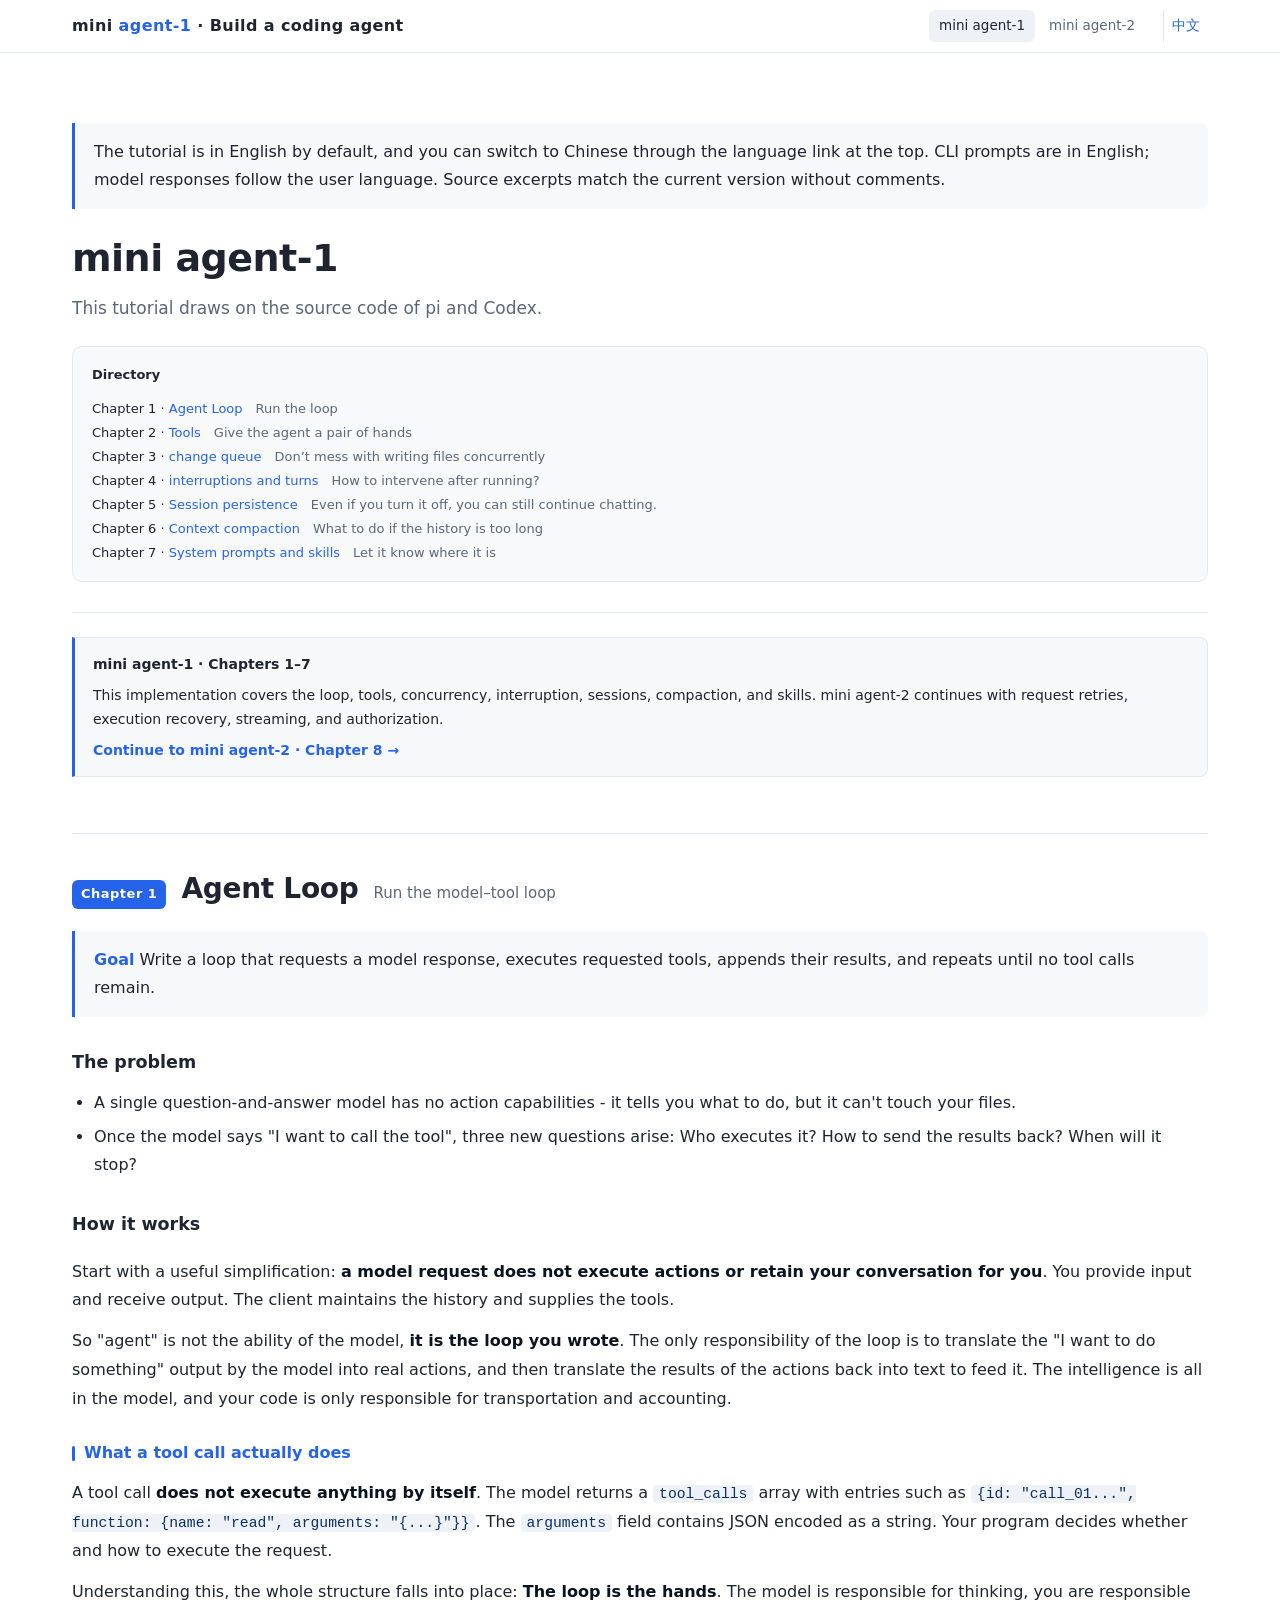
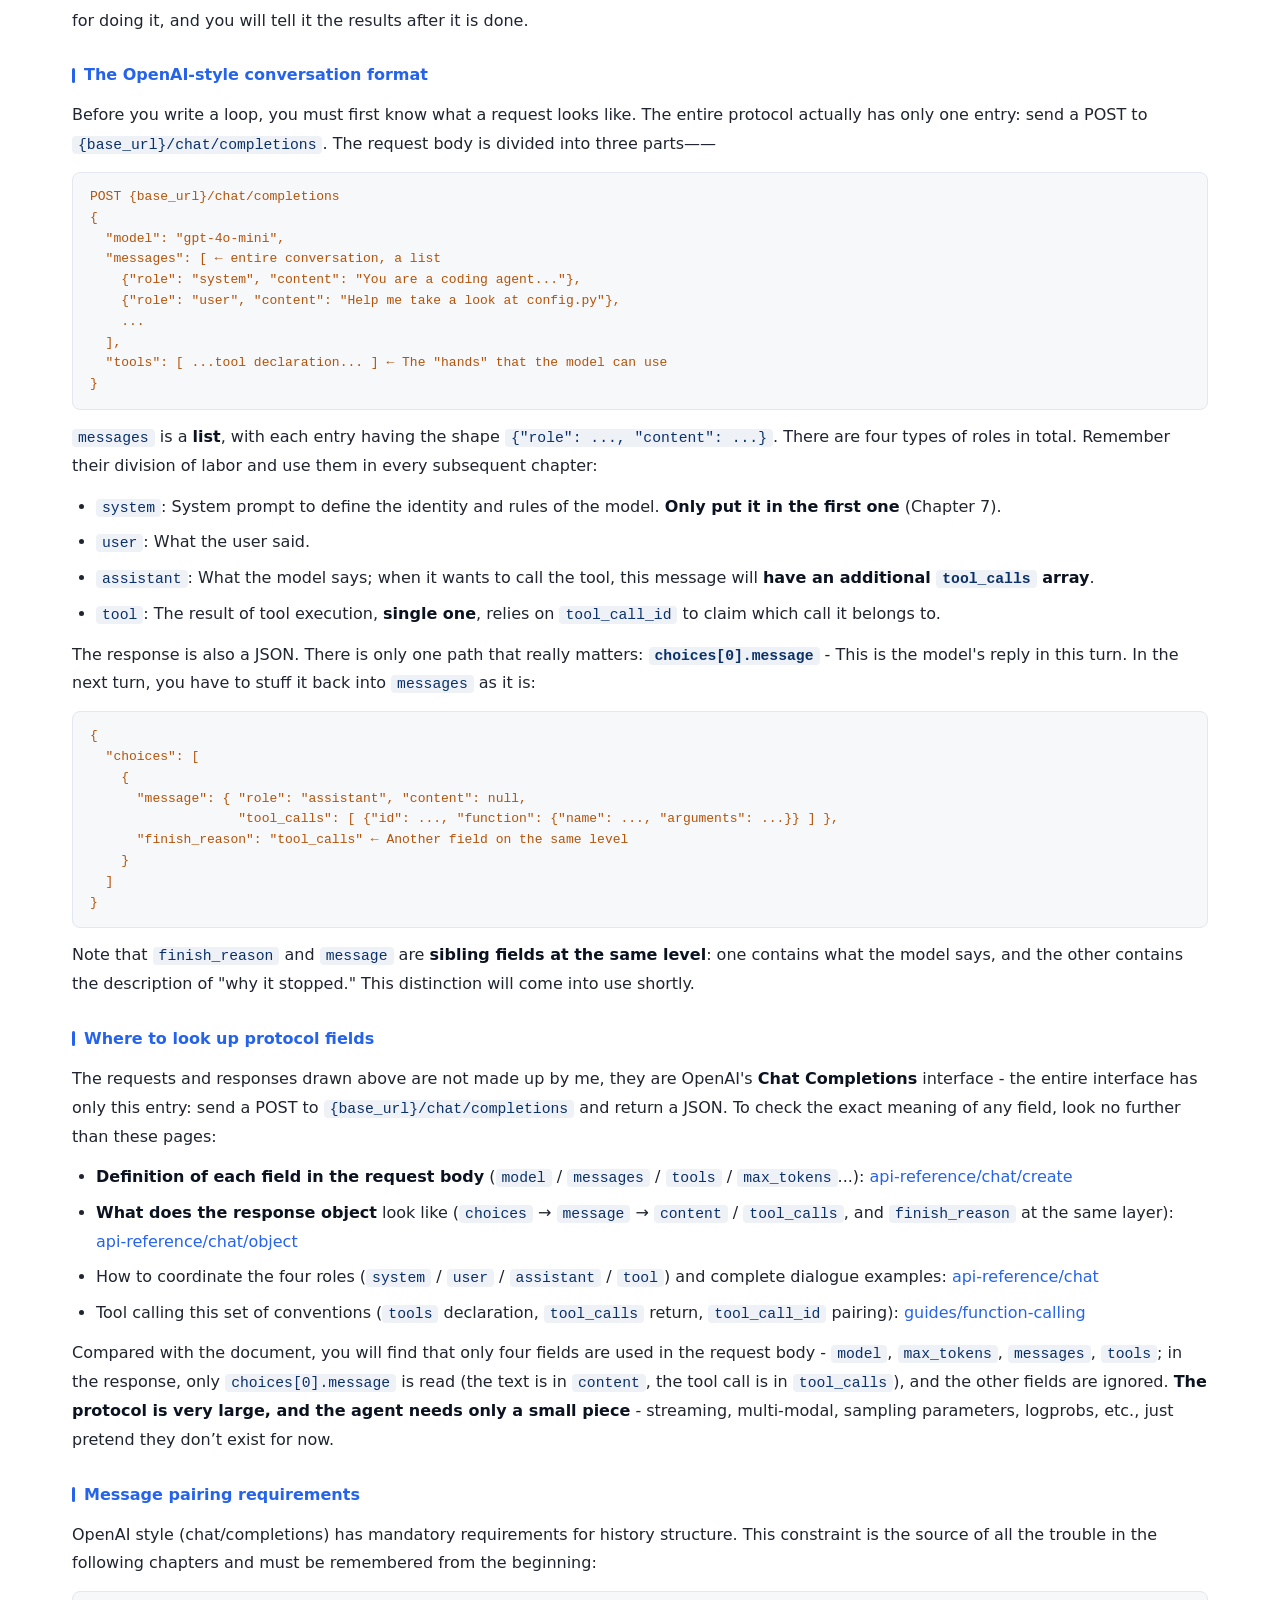
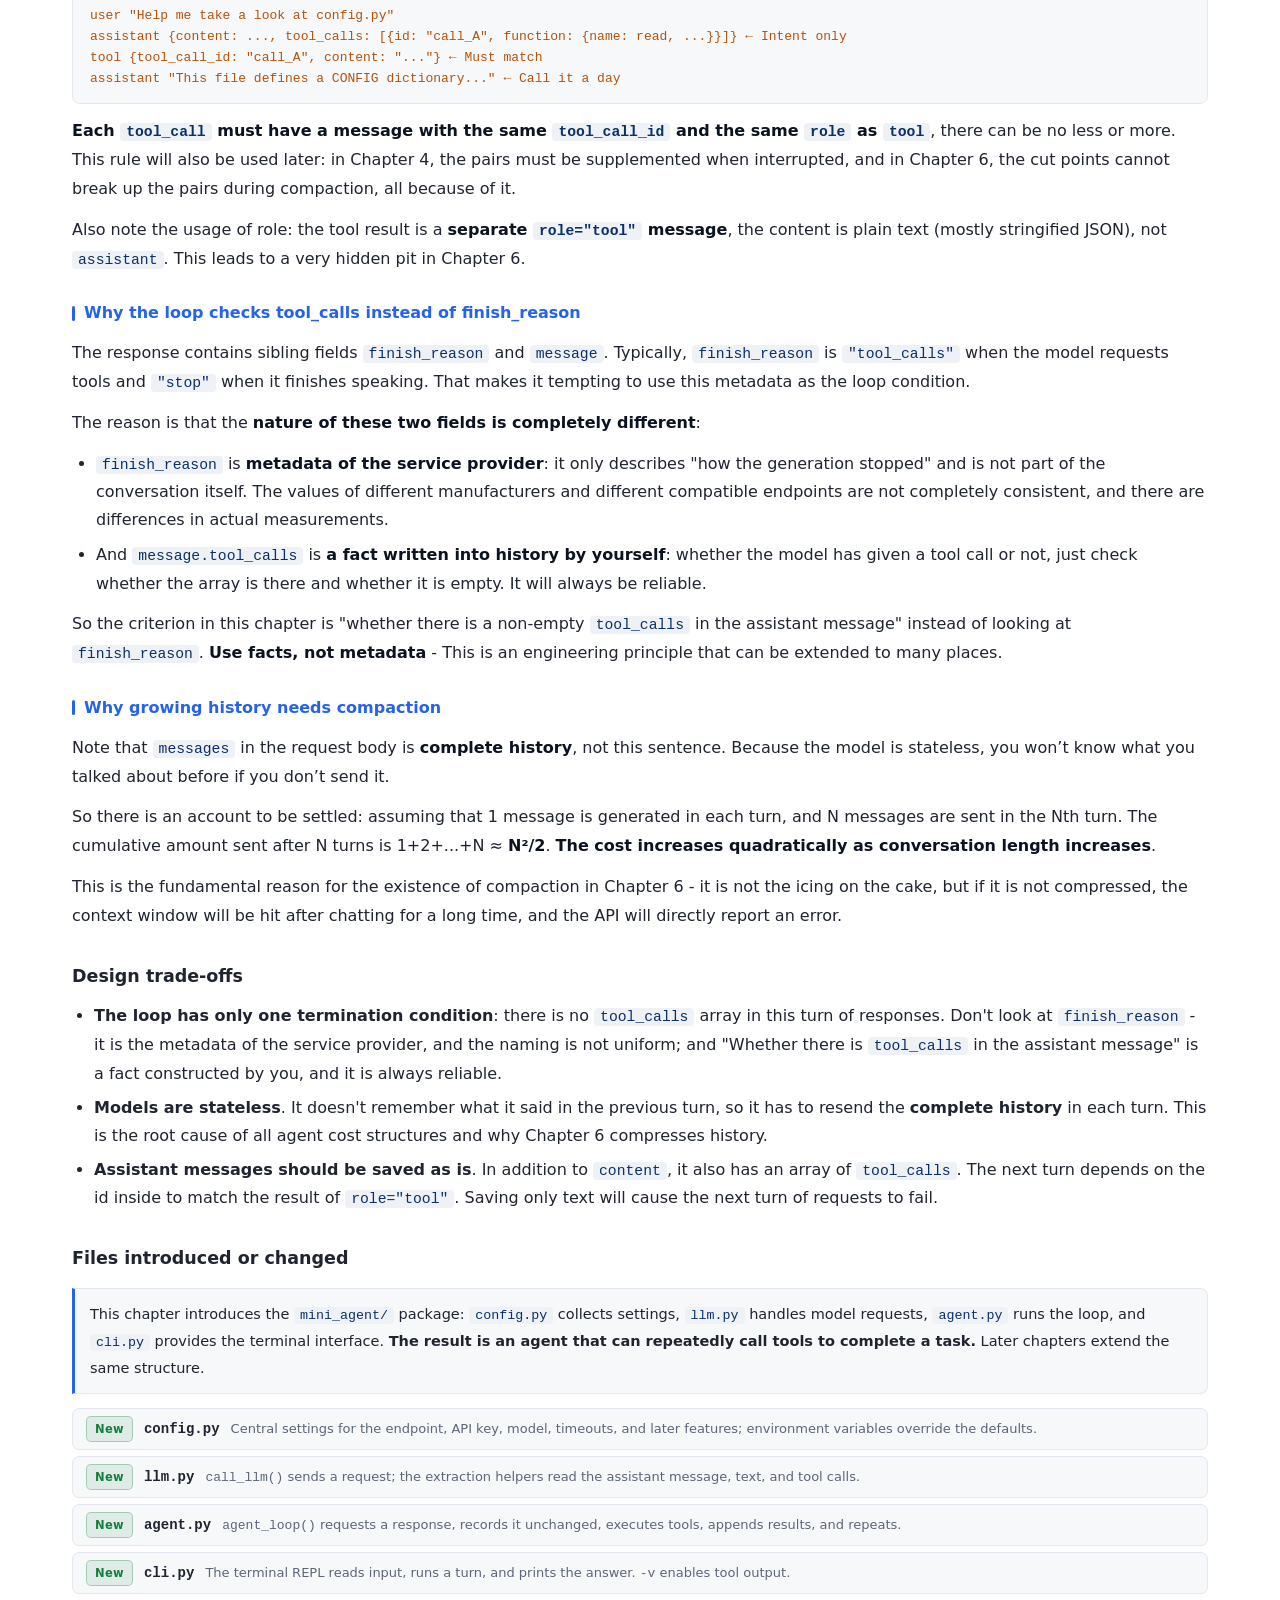
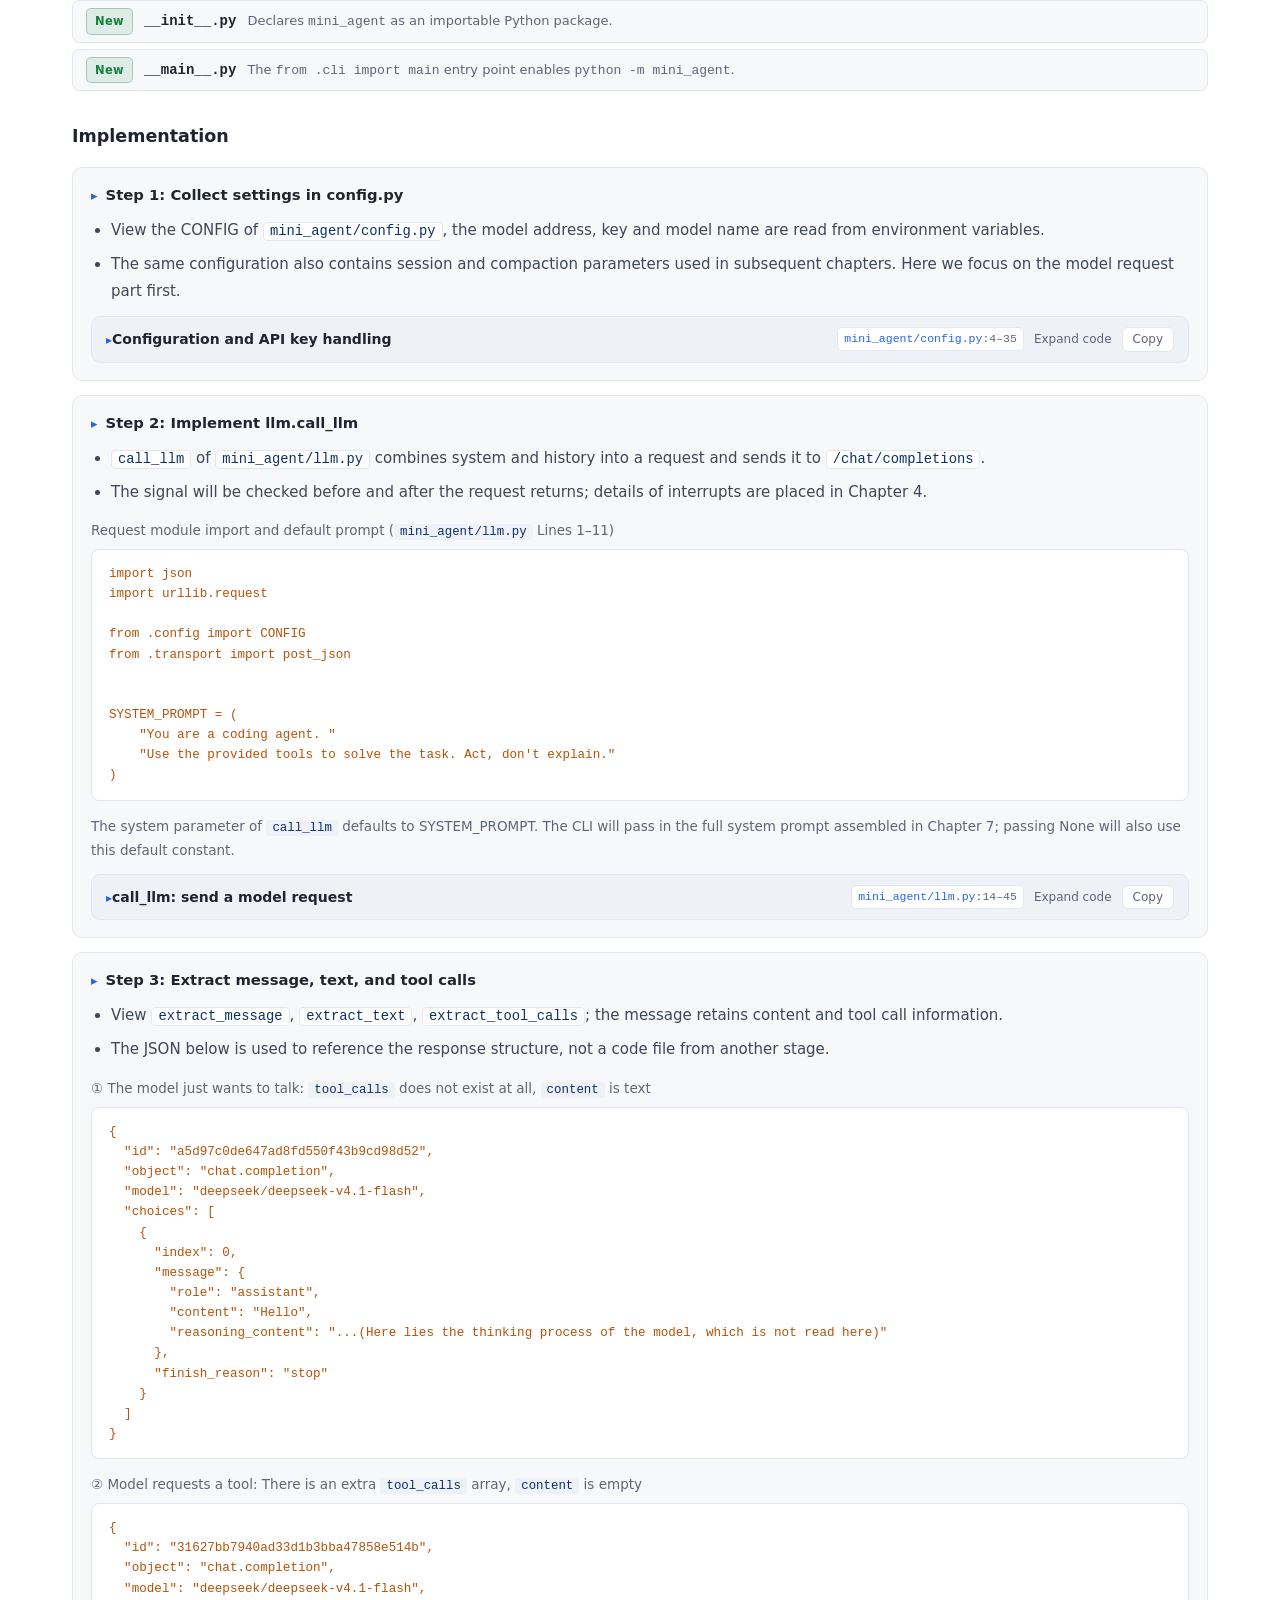
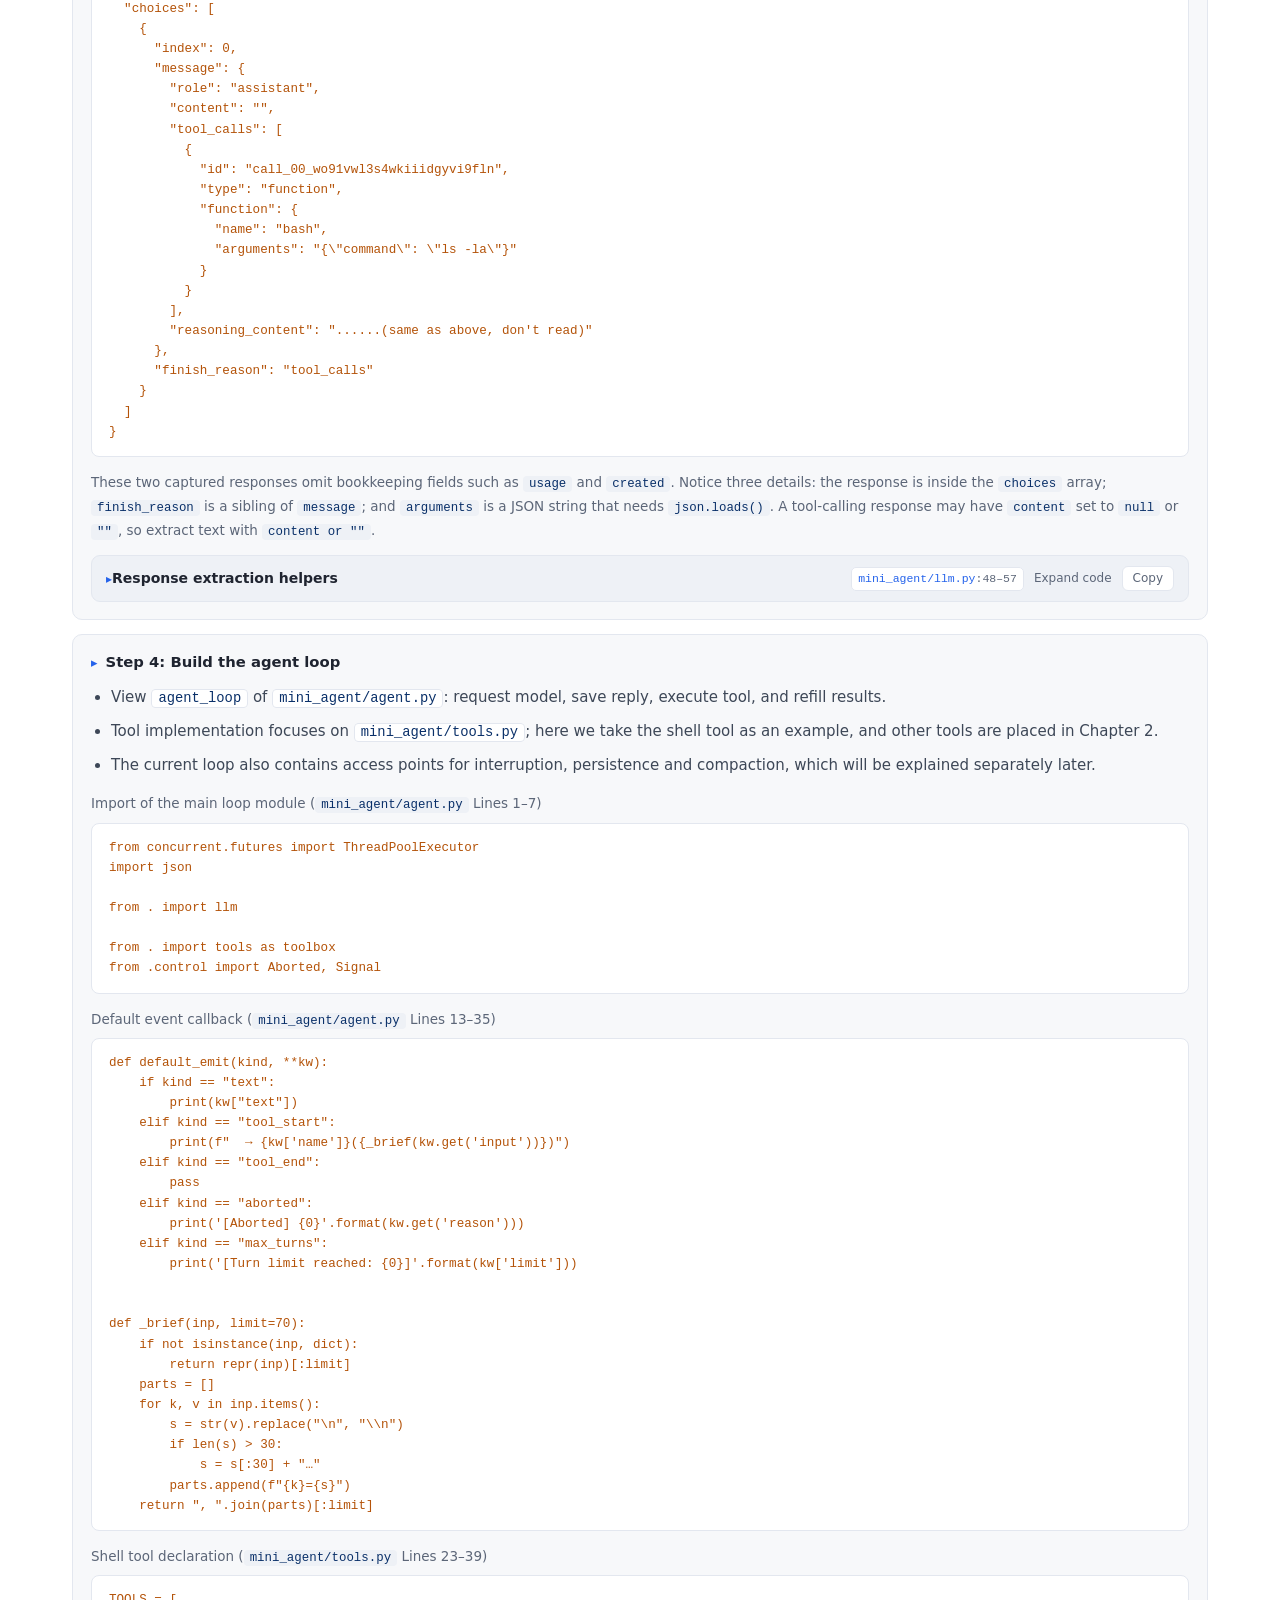
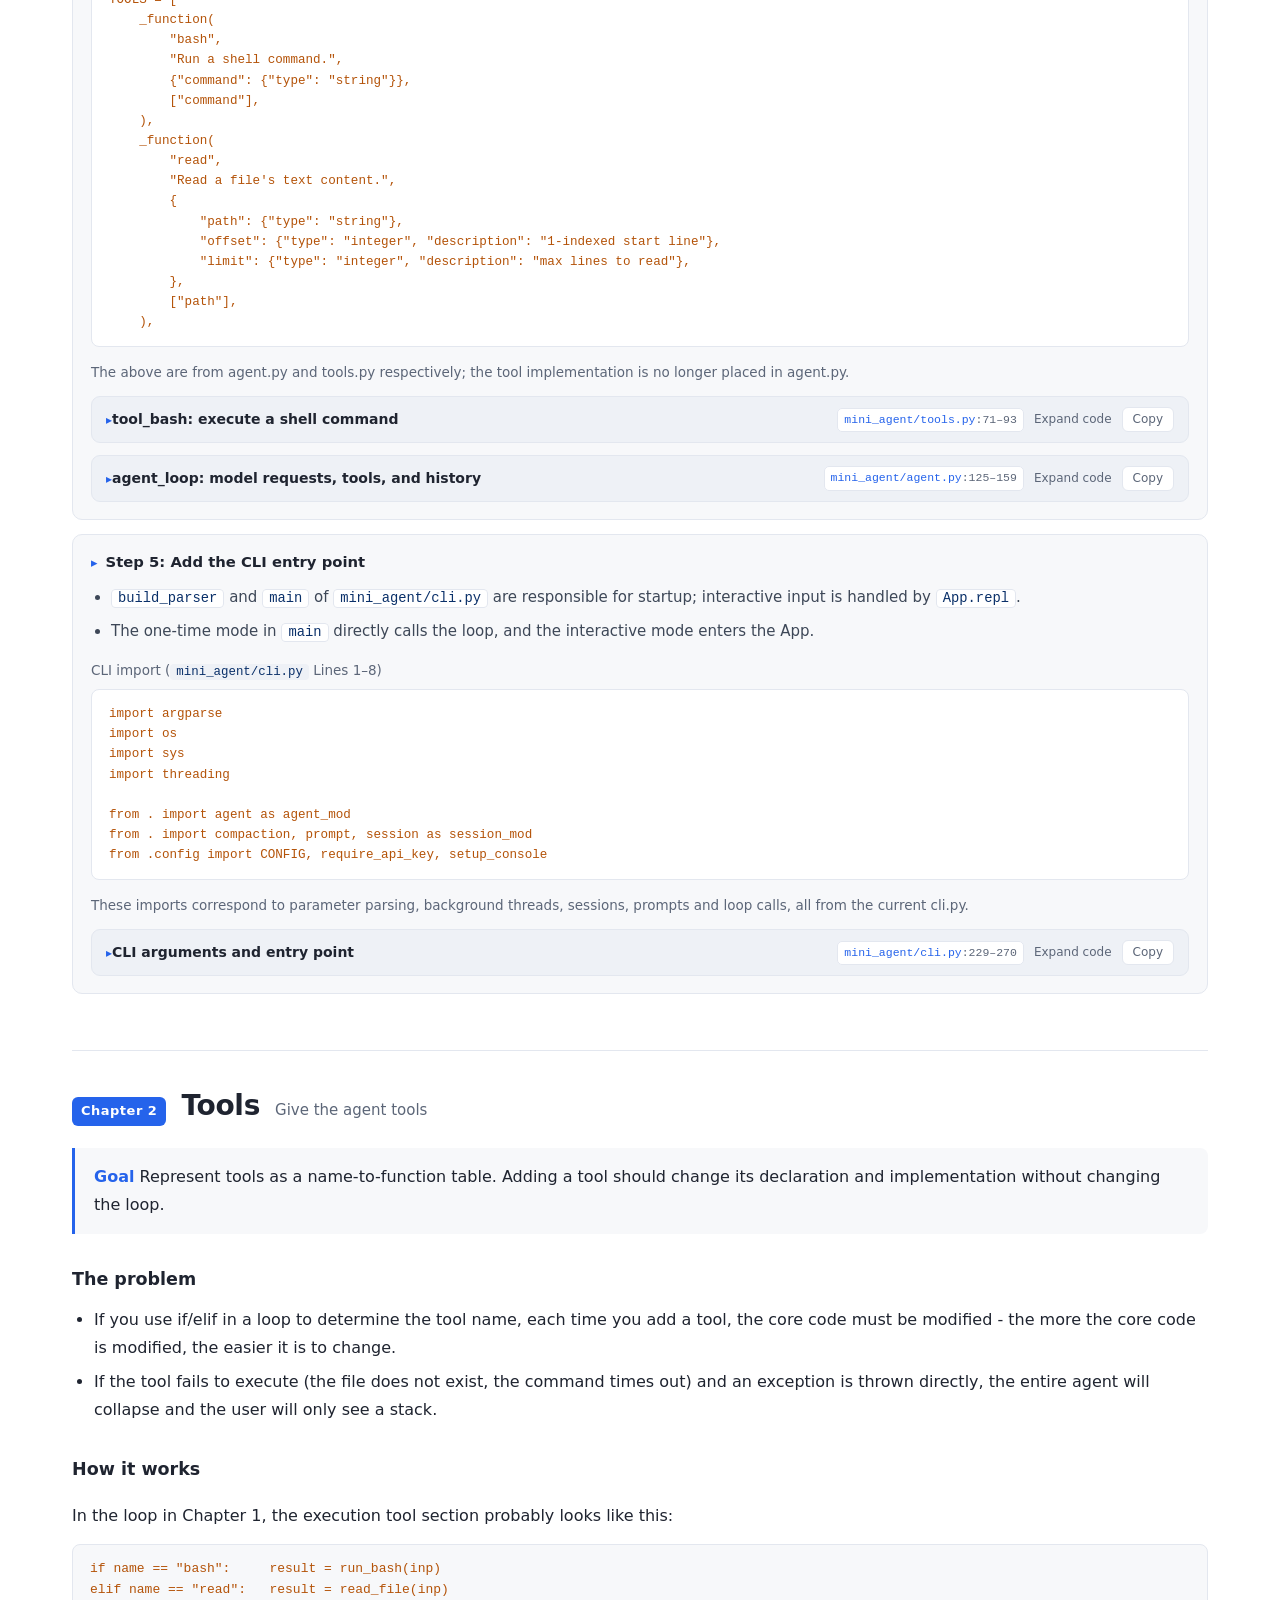
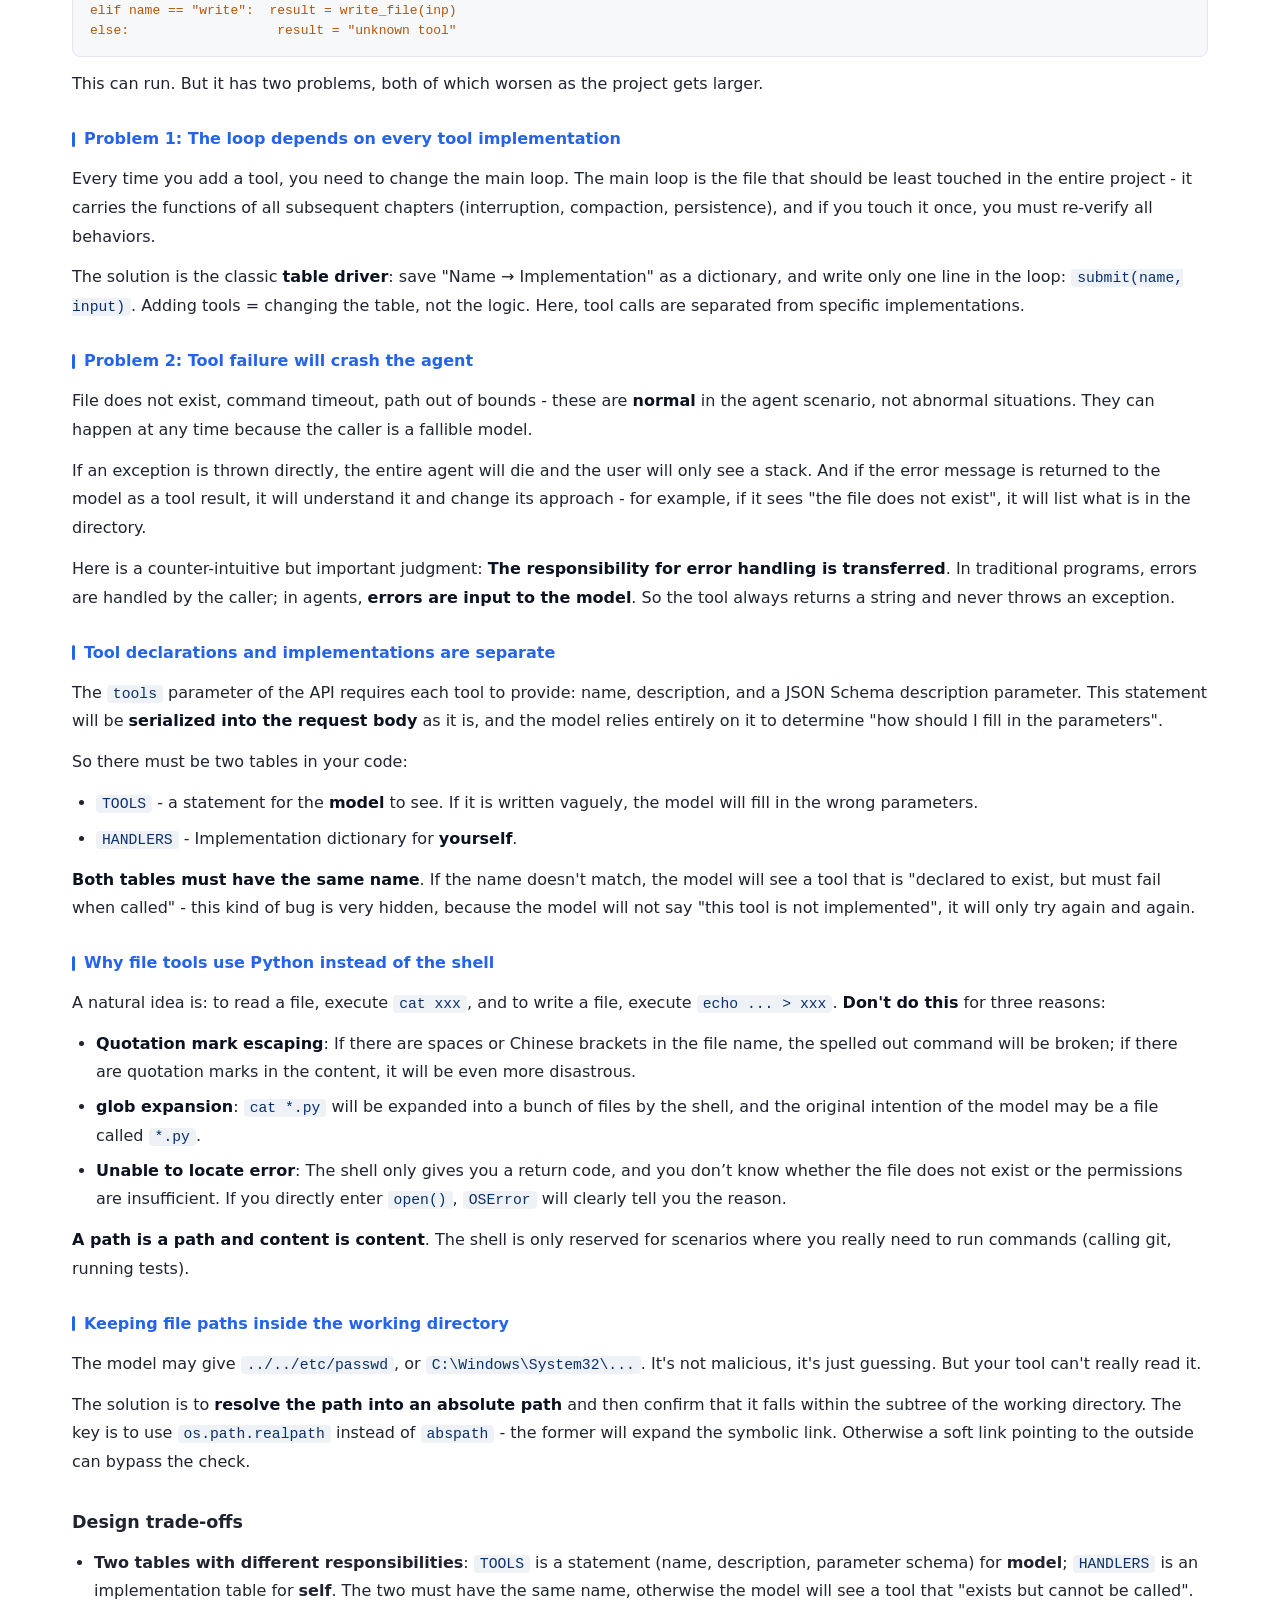
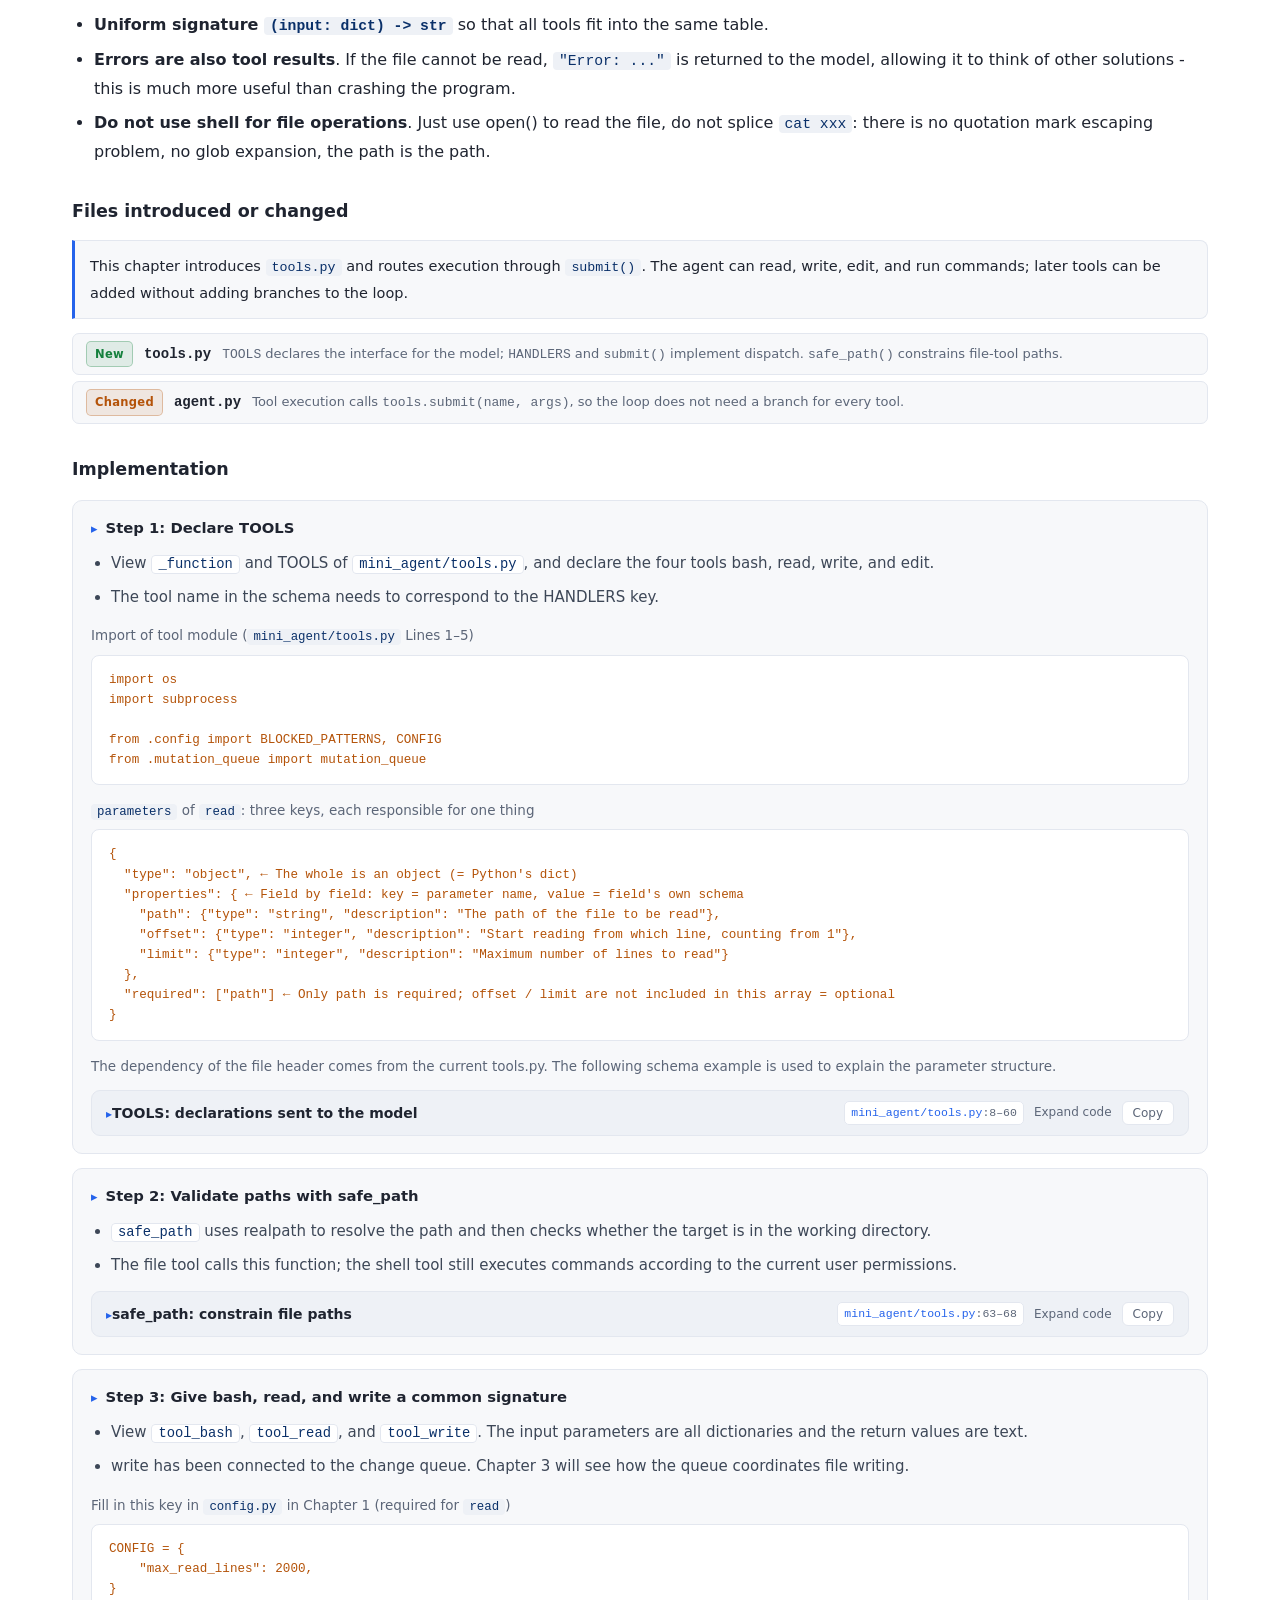
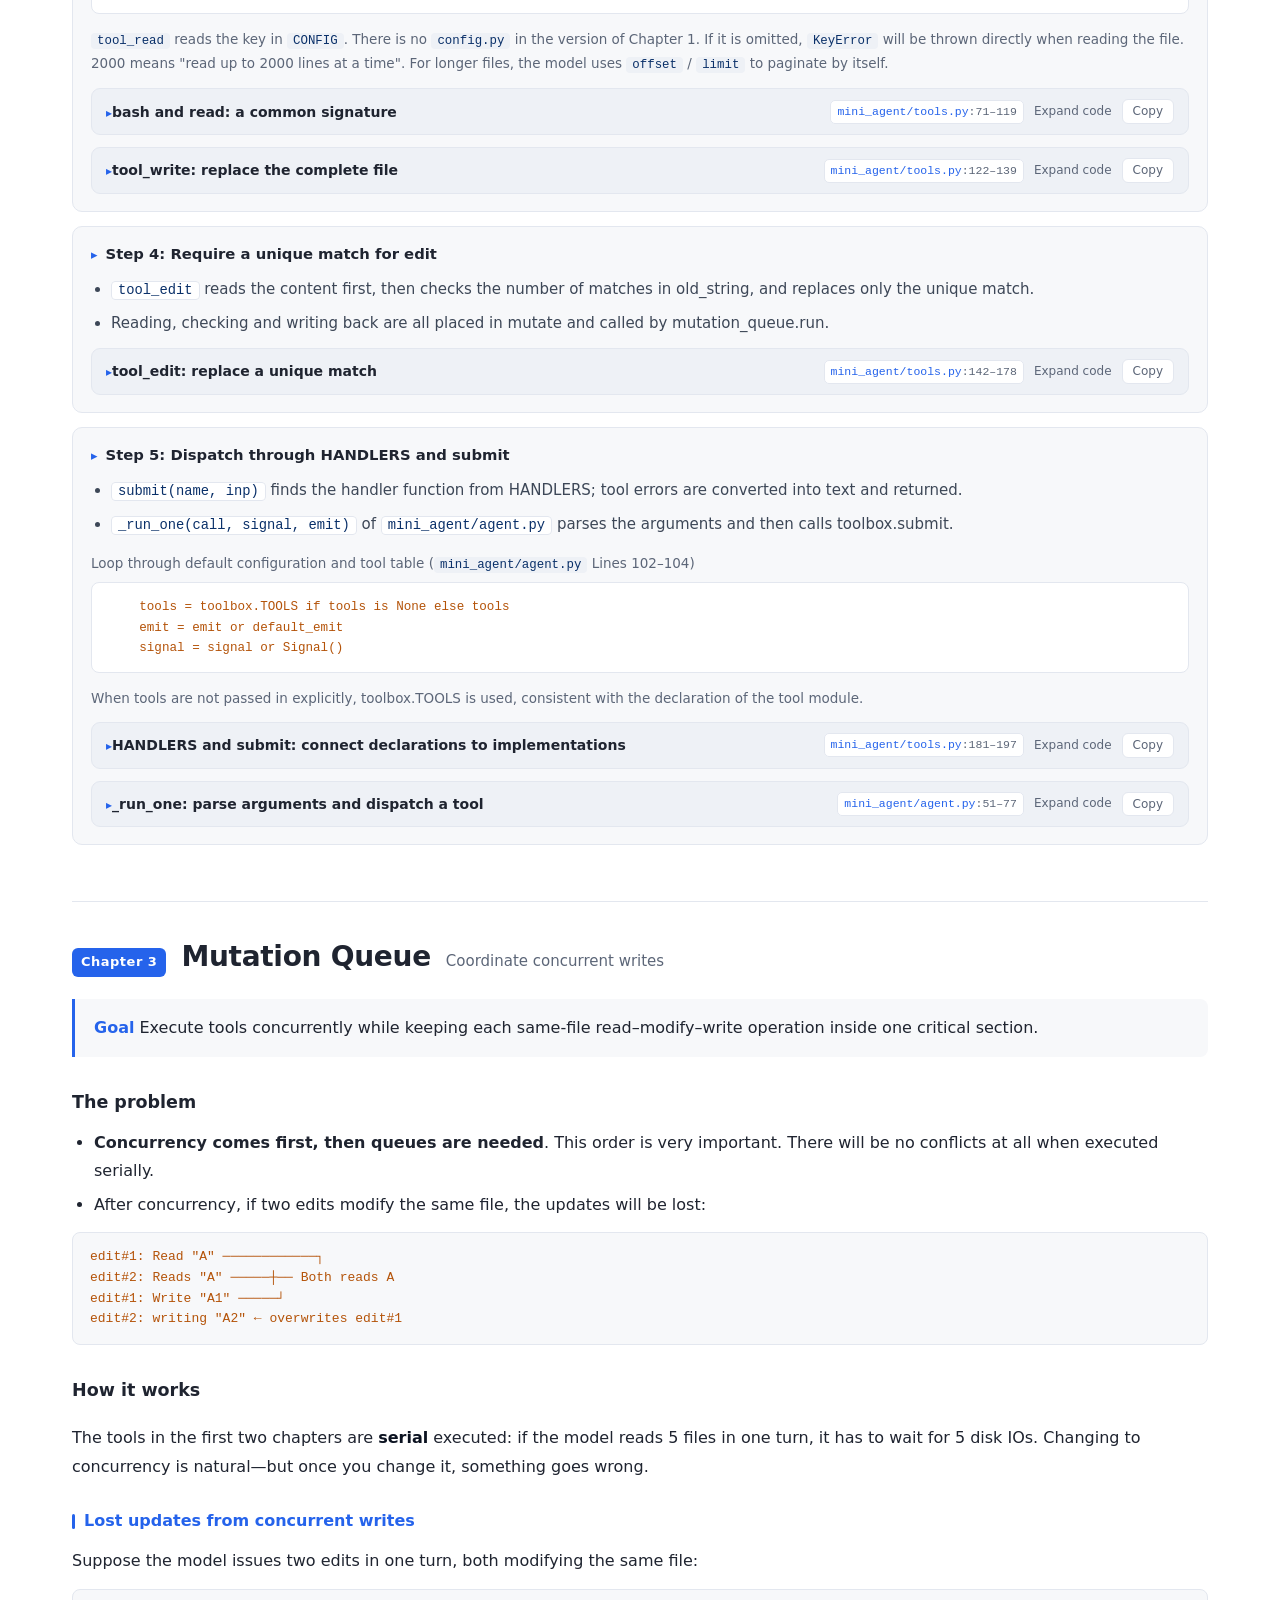
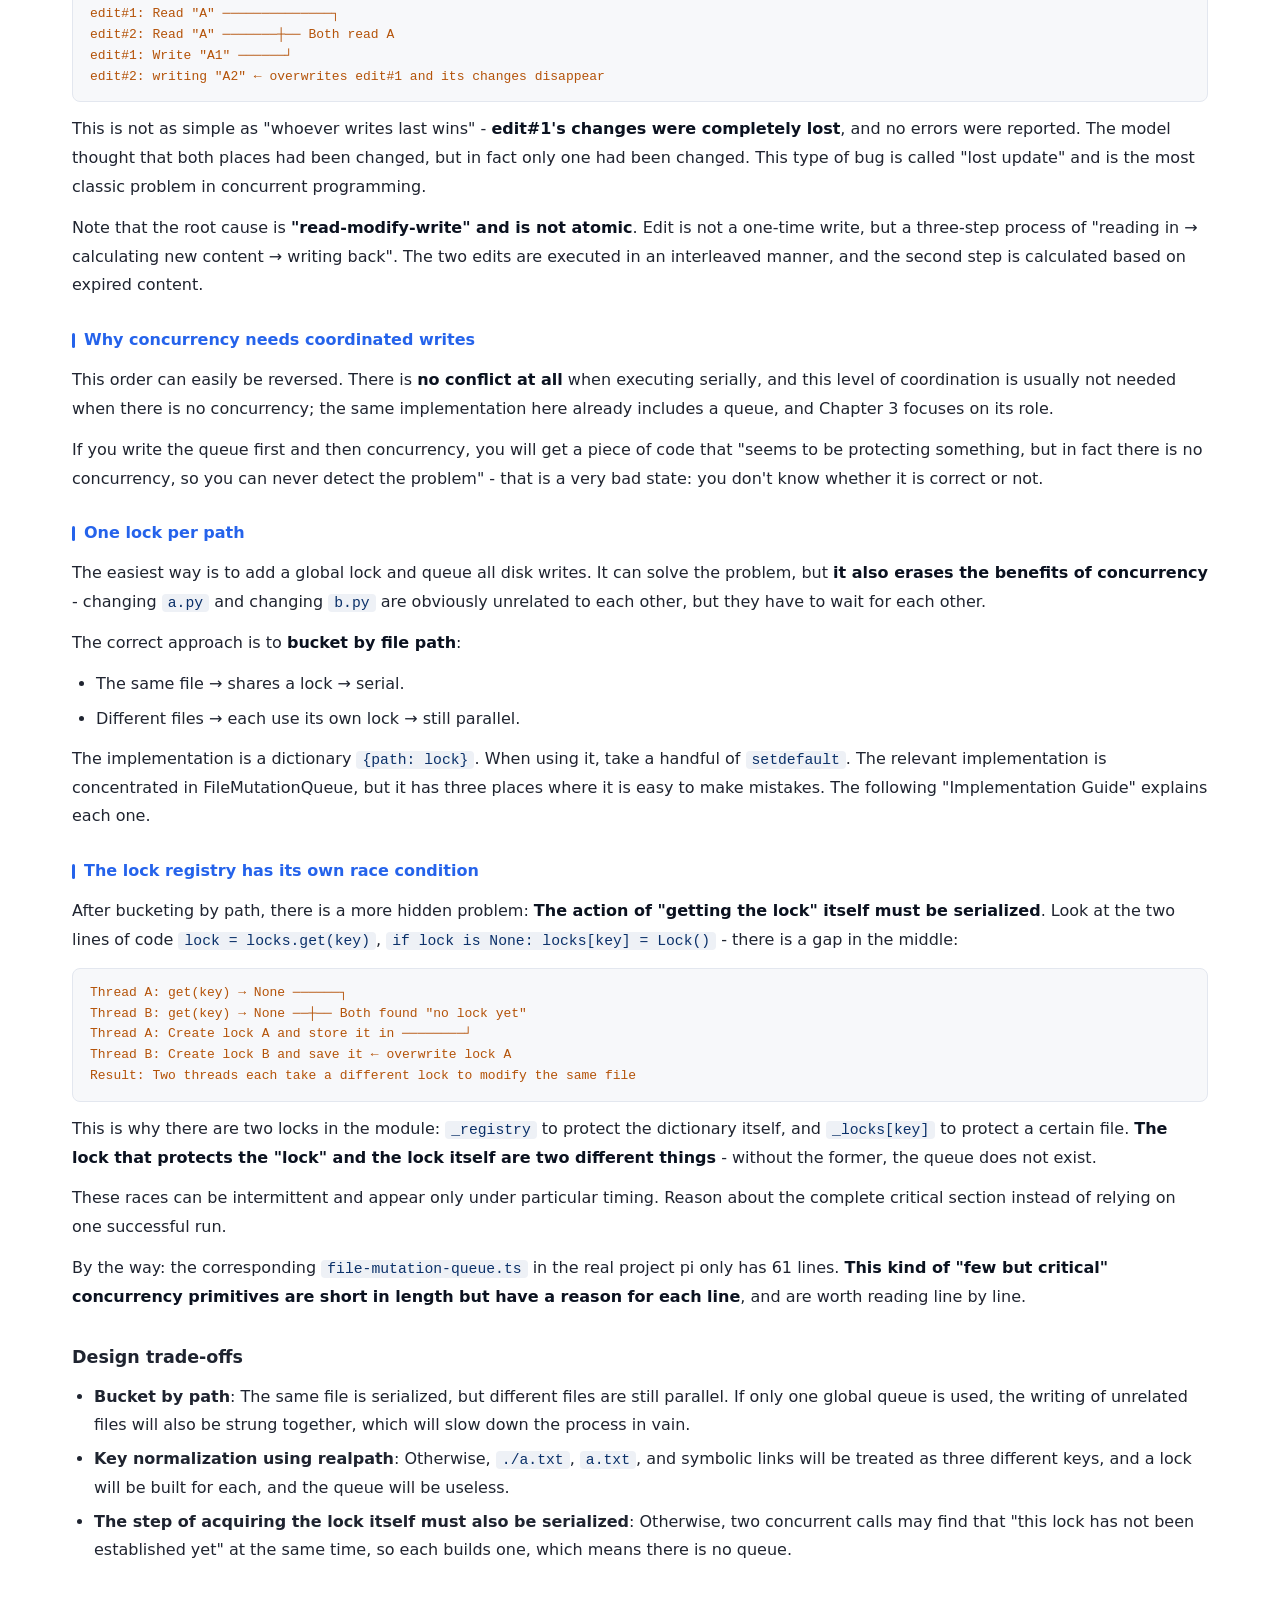
<file: guide.html>
<!DOCTYPE html>

<html lang="en">
<head>
<meta charset="utf-8"/>
<meta content="width=device-width,initial-scale=1" name="viewport"/>
<title>mini agent-1 · Implementation guide</title>
<style>
:root{
  --bg:#ffffff; --bg2:#f7f8fa; --bg3:#eef1f6; --fg:#1f2430; --dim:#5c6678;
  --line:#e3e7ef; --accent:#2563eb; --accent2:#15803d; --warn:#b45309;
  --new:#15803d; --mod:#b45309; --code:#f8f9fb;
}
*{box-sizing:border-box}
html{scroll-behavior:smooth}
body{margin:0;background:var(--bg);color:var(--fg);
  font:16px/1.75 -apple-system,"Segoe UI","Microsoft YaHei",system-ui,sans-serif}
a{color:var(--accent);text-decoration:none}
a:hover{text-decoration:underline}
code,pre,.mono{font-family:"Cascadia Code",Consolas,"SF Mono",Menlo,monospace}


header.top{position:sticky;top:0;z-index:50;background:rgba(255,255,255,.92);
  backdrop-filter:blur(10px);border-bottom:1px solid var(--line)}
.top-in{max-width:1180px;margin:0 auto;padding:10px 22px;display:flex;
  align-items:center;gap:18px;flex-wrap:wrap}
.brand{font-weight:700;letter-spacing:.4px}
.brand span{color:var(--accent)}
.top nav{display:flex;gap:4px;flex-wrap:wrap;margin-left:auto}
.top nav a{padding:4px 10px;border-radius:6px;color:var(--dim);font-size:13.5px}
.top nav a:hover{background:var(--bg3);color:var(--fg);text-decoration:none}


.wrap{max-width:1180px;margin:0 auto;padding:0 22px 100px}
.hero{padding:52px 0 30px;border-bottom:1px solid var(--line)}
.hero h1{margin:0 0 12px;font-size:38px;letter-spacing:-.5px;line-height:1.25}
.hero p.lead{color:var(--dim);font-size:17px;max-width:74ch;margin:0 0 22px}
.pill{display:inline-block;padding:3px 11px;border-radius:99px;font-size:12.5px;
  background:var(--bg3);color:var(--dim);border:1px solid var(--line);margin-right:7px}

h2.sec{font-size:24px;margin:52px 0 14px;padding-bottom:8px;
  border-bottom:1px solid var(--line)}
h3.sub{font-size:17.5px;margin:30px 0 10px;color:var(--fg)}
p{margin:11px 0}
ul,ol{margin:11px 0;padding-left:22px}
li{margin:6px 0}
.dim{color:var(--dim)}


.chapter{margin:56px 0 0;padding-top:30px;border-top:1px solid var(--line)}
.chapter:first-of-type{border-top:0}
.chead{display:flex;align-items:baseline;gap:15px;flex-wrap:wrap;margin-bottom:4px}
.cnum{font-size:13px;font-weight:700;color:var(--bg);background:var(--accent);
  padding:3px 9px;border-radius:6px;letter-spacing:.5px}
.chead h2{margin:0;font-size:28px;letter-spacing:-.3px}
.csub{color:var(--dim);font-size:15px}
.goal{margin:18px 0 26px;padding:15px 19px;background:var(--bg2);
  border-left:3px solid var(--accent);border-radius:0 8px 8px 0}
.goal b{color:var(--accent)}


.theory{margin:18px 0 30px}
.theory p{margin:12px 0;line-height:1.8}
.theory ul,.theory ol{margin:12px 0;padding-left:24px}
.theory li{margin:7px 0}
h4.mini{margin:26px 0 10px;font-size:16px;font-weight:700;color:var(--accent);
  display:flex;align-items:center;gap:9px}
h4.mini::before{content:"";width:3px;height:15px;border-radius:2px;
  background:var(--accent);flex:0 0 auto}
.theory code,.guide code,p code,li code,td code{background:var(--bg3);
  padding:1px 6px;border-radius:4px;font-size:.92em;color:#0a3069}
.theory strong,.guide strong,.goal strong{font-weight:700;color:#0b1220}


.steps{margin:16px 0 28px;display:flex;flex-direction:column;gap:14px}
.step{background:var(--bg2);border:1px solid var(--line);border-radius:10px;
  padding:14px 18px 15px}
.step h5{margin:0 0 9px;font-size:14.8px;font-weight:700;color:var(--fg);
  display:flex;align-items:baseline;gap:8px}
.step h5::before{content:"▸";color:var(--accent);font-size:13px}
.step ul{margin:0;padding-left:20px}
.step li{margin:7px 0;font-size:15px;line-height:1.75;color:#3d4757}
.step li code{background:#fff;border:1px solid var(--line);color:#0a3069}


.step .exnote{margin:14px 0 6px;font-size:13.5px;line-height:1.7;color:var(--dim)}
.step pre.ascii{background:#fff;margin:6px 0 2px;font-size:12.6px}


.step .codewrap{margin:12px 0 2px;border:1px solid var(--line);border-radius:9px;
  overflow:hidden;background:var(--bg3)}
.step .codewrap>summary{cursor:pointer;list-style:none;padding:10px 14px;
  display:flex;flex-wrap:wrap;align-items:center;gap:10px;font-size:14px;
  font-weight:600;color:var(--fg);user-select:none}
.step .codewrap>summary::-webkit-details-marker{display:none}
.step .codewrap>summary .sumcap{flex:1 1 auto}
.step .codewrap>summary .sumcap::before{content:"▸  ";color:var(--accent);
  font-size:12px;display:inline-block;transition:transform .15s}
.step .codewrap[open]>summary .sumcap::before{transform:rotate(90deg)}
.step .codewrap>summary .sumhint{flex:0 0 auto;font-size:12px;font-weight:500;
  color:var(--dim)}
.step .codewrap[open]>summary{border-bottom:1px solid var(--line);
  background:var(--bg2)}
.step .codewrap[open]>summary .sumhint{display:none}
.step .codewrap .codeblock{margin:0;border:0;border-radius:0;box-shadow:none}

.step .codewrap>summary .copybtn{flex:0 0 auto;font:inherit;font-size:12px;
  font-weight:500;line-height:1.4;padding:3px 10px;border-radius:6px;
  border:1px solid var(--line);background:var(--bg);color:var(--dim);
  cursor:pointer;transition:color .12s,border-color .12s,background .12s}
.step .codewrap>summary .copybtn:hover{color:var(--accent);border-color:var(--accent);
  background:#fff}
.step .codewrap>summary .copybtn.done{color:var(--new);border-color:rgba(21,128,61,.45);
  background:rgba(21,128,61,.06)}
.step .codewrap>summary .copybtn.bad{color:#b91c1c;border-color:rgba(185,28,28,.45);
  background:rgba(185,28,28,.06)}

.step .codewrap>summary .sumfile{flex:0 0 auto;max-width:46%;overflow:hidden;
  text-overflow:ellipsis;white-space:nowrap;font-family:ui-monospace,Consolas,
  monospace;font-size:11.5px;font-weight:500;color:var(--dim);background:var(--bg);
  border:1px solid var(--line);border-radius:5px;padding:1px 6px}
.step .codewrap>summary .sumcap{min-width:0;overflow:hidden;
  text-overflow:ellipsis;white-space:nowrap}
@media (max-width:660px){.step .codewrap>summary .sumhint{display:none}}

.theory .foldwrap{margin:14px 0 4px;border:1px solid var(--line);border-radius:9px;
  overflow:hidden;background:var(--bg3)}
.theory .foldwrap>summary{cursor:pointer;list-style:none;padding:9px 14px;
  display:flex;flex-wrap:wrap;align-items:center;gap:10px;font-size:14px;
  font-weight:600;color:var(--fg);user-select:none}
.theory .foldwrap>summary::-webkit-details-marker{display:none}
.theory .foldwrap>summary .sumcap{flex:1 1 auto;min-width:0}
.theory .foldwrap>summary .sumcap::before{content:"▸  ";color:var(--accent);
  font-size:12px;display:inline-block;transition:transform .15s}
.theory .foldwrap[open]>summary .sumcap::before{transform:rotate(90deg)}
.theory .foldwrap>summary .foldhint{flex:0 0 auto;font-size:12px;font-weight:500;
  color:var(--dim)}
.theory .foldwrap[open]>summary{border-bottom:1px solid var(--line);
  background:var(--bg2)}
.theory .foldwrap[open]>summary .foldhint{display:none}
.theory .foldwrap>pre.ascii{margin:0;border:0;border-radius:0;background:#fff;
  color:var(--fg);font-size:12.6px;line-height:1.62;white-space:pre-wrap;
  word-break:break-word;overflow-x:auto;tab-size:4;-moz-tab-size:4}
@media (max-width:660px){.theory .foldwrap>summary .foldhint{display:none}}


.files{display:flex;flex-direction:column;gap:6px;margin:14px 0 24px}
.frow{display:flex;align-items:baseline;gap:11px;font-size:14px;padding:7px 13px;
  background:var(--bg2);border:1px solid var(--line);border-radius:7px}
.tag{font-size:11.5px;font-weight:700;padding:2px 8px;border-radius:5px;
  flex:0 0 auto;letter-spacing:.3px}
.tag.new{background:rgba(21,128,61,.10);color:var(--new);
  border:1px solid rgba(21,128,61,.30)}
.tag.mod{background:rgba(180,83,9,.10);color:var(--mod);
  border:1px solid rgba(180,83,9,.30)}

.codeov{margin:14px 0 0;padding:12px 15px;background:var(--bg2);
  border:1px solid var(--line);border-left:3px solid var(--accent);
  border-radius:0 8px 8px 0;font-size:14.5px;line-height:1.8}
.frow .mono{flex:0 0 auto;font-weight:600}
.frow .fdesc{color:var(--dim);font-size:13px;line-height:1.6}


.codeblock{margin:18px 0 26px;border:1px solid var(--line);border-radius:10px;
  overflow:hidden;background:var(--code);box-shadow:0 1px 2px rgba(16,24,40,.04)}
.fname{padding:9px 15px;background:var(--bg3);border-bottom:1px solid var(--line);
  font-size:13px;color:var(--fg);display:flex;justify-content:space-between;
  align-items:center;gap:12px}
.fname .rng{color:var(--dim);font-size:12px;flex:0 0 auto}

.step .codewrap>summary .loc{flex:1 1 100%;min-width:0;margin:2px 0 0;
  font-size:12.5px;font-weight:500;line-height:1.7;color:var(--dim);
  overflow-wrap:anywhere;user-select:text}
.step .codewrap>summary .loc b{color:var(--fg);font-weight:600}
.step .codewrap>summary .loc code{background:var(--bg);border:1px solid var(--line);
  border-radius:4px;padding:0 4px;font-size:12px;color:var(--fg);cursor:pointer}
.step .codewrap>summary .loc code:hover{border-color:var(--accent);background:#fff}
.step .codewrap>summary .loc .locok{color:var(--new);font-weight:600;
  margin-left:4px;user-select:none}
.cap{padding:11px 15px;background:var(--bg2);border-bottom:1px solid var(--line);
  font-size:14.5px;font-weight:600}
.codenote{padding:11px 15px;background:var(--bg2);border-top:1px solid var(--line);
  font-size:14px;color:var(--dim);line-height:1.7}
.codenote b{color:var(--fg)}
.codeblock .hl{overflow-x:auto;margin:0}
.codeblock table.hl{border-spacing:0;width:100%;margin:0}
.codeblock td{padding:0;vertical-align:top}
.codeblock td.linenos{width:1%;white-space:nowrap;padding:0 0 0 12px;
  border-right:1px solid var(--line);background:var(--bg3)}
.codeblock td.linenos pre{margin:0;padding:13px 9px 13px 0;color:#9aa4b5;
  font-size:12.5px;line-height:1.62;text-align:right}
.codeblock td.code pre{margin:0;padding:13px 16px;font-size:13.3px;line-height:1.62;
  color:var(--fg)}
.codeblock .hll{background:rgba(37,99,235,.08);display:block;
  box-shadow:inset 3px 0 0 var(--accent)}


.codeblock .hll.hlw{background:rgba(180,83,9,.10);
  box-shadow:inset 3px 0 0 var(--mod)}
.hleg{margin:14px 0 0;padding:11px 14px;background:var(--bg2);
  border:1px solid var(--line);border-left:3px solid var(--accent);
  border-radius:0 7px 7px 0;font-size:13.5px;line-height:1.85;color:var(--fg)}
.sw{display:inline-block;width:22px;height:11px;border-radius:2px;
  vertical-align:-1px;margin:0 5px 0 12px}
.hleg .sw:first-child{margin-left:0}
.sw-b{background:rgba(37,99,235,.14);box-shadow:inset 4px 0 0 var(--accent)}
.sw-y{background:rgba(180,83,9,.16);box-shadow:inset 4px 0 0 var(--mod)}


.codeblock tr.ctxhead td,.codeblock tr.ctxtail td{background:#eef1f6}
.codeblock tr.ctxhead td{border-bottom:1px solid var(--line)}
.codeblock tr.ctxtail td{border-top:1px solid var(--line)}
.codeblock td.ctxl{width:1%;white-space:nowrap;padding:0 0 0 12px;
  border-right:1px solid var(--line);color:#9aa4b5}
.codeblock td.ctxl pre{margin:0;padding:5px 9px 5px 0;text-align:right;
  color:#9aa4b5;font-size:12.5px;line-height:1.62}
.codeblock td.ctxcode pre{margin:0;padding:5px 16px;color:#7a8494;
  font-size:12.5px;line-height:1.62;white-space:pre-wrap;
  overflow-wrap:anywhere}


.codeblock .c,.codeblock .c1,.codeblock .cm,.codeblock .cs{color:#5c6678;font-style:italic}
.codeblock .k,.codeblock .kc,.codeblock .kd,.codeblock .kn{color:#cf222e}
.codeblock .ow,.codeblock .o{color:#0550ae}
.codeblock .p{color:#57606a}
.codeblock .s,.codeblock .s1,.codeblock .s2,.codeblock .sa,.codeblock .sb,
.codeblock .sd,.codeblock .se,.codeblock .si,.codeblock .sr{color:#0a3069}
.codeblock .mi,.codeblock .mf,.codeblock .mh,.codeblock .mo{color:#0550ae}
.codeblock .nb,.codeblock .bp{color:#0550ae}
.codeblock .nf,.codeblock .nd,.codeblock .fm{color:#6b3fc4}
.codeblock .nc,.codeblock .nn,.codeblock .vm{color:#953800}
.codeblock .ne{color:#cf222e}
pre.ascii{background:var(--bg2);border:1px solid var(--line);border-radius:8px;
  padding:14px 17px;font-size:13px;line-height:1.6;color:var(--warn);overflow-x:auto}


.run{margin:16px 0 24px;display:flex;flex-direction:column;gap:11px}
.runrow{border:1px solid var(--line);border-radius:8px;overflow:hidden}
.runlabel{padding:7px 13px;background:var(--bg3);font-size:13px;color:var(--dim);
  border-bottom:1px solid var(--line)}
.runrow pre{margin:0;padding:11px 14px;background:var(--code);overflow-x:auto;
  font-size:13.2px;line-height:1.65}


.verify{margin:16px 0 8px;padding:0;list-style:none}
.verify li{position:relative;padding:9px 0 9px 32px;border-bottom:1px dashed var(--line);
  font-size:15px;margin:0}
.verify li:last-child{border-bottom:0}
.verify li::before{content:"☐";position:absolute;left:6px;top:8px;
  color:var(--accent);font-size:16px}


.grid{display:grid;grid-template-columns:repeat(auto-fill,minmax(280px,1fr));
  gap:14px;margin:20px 0}
.card{background:var(--bg2);border:1px solid var(--line);border-radius:10px;
  padding:16px 18px}
.card h4{margin:0 0 7px;font-size:16px}
.card p{margin:0;color:var(--dim);font-size:14px}
.card .step{font-size:12px;color:var(--accent);font-weight:700;letter-spacing:.5px}


.tree{background:var(--code);border:1px solid var(--line);border-radius:10px;
  padding:16px 19px;font-size:13.5px;line-height:1.85;overflow-x:auto;color:var(--fg);
  white-space:pre}
.tree.toc{white-space:normal}
.toc-title{margin-bottom:10px}
.toc-row{display:block}
.tree .c{color:#5c6678}
.tree .f-new{color:var(--new)}
.tree .f{color:var(--fg)}


.tw{overflow-x:auto;-webkit-overflow-scrolling:touch}
table.plain{width:100%;min-width:420px;border-collapse:collapse;margin:16px 0;font-size:14.5px}
table.plain th,table.plain td{padding:9px 13px;border-bottom:1px solid var(--line);
  text-align:left;vertical-align:top;word-break:break-word;overflow-wrap:anywhere}
table.plain th{color:var(--dim);font-weight:600;font-size:13.5px}
@media (max-width:520px){table.plain{font-size:13.5px}
  table.plain th,table.plain td{padding:8px 10px}}
.warnbox{margin:18px 0;padding:14px 18px;background:rgba(180,83,9,.06);
  border:1px solid rgba(180,83,9,.22);border-radius:9px;font-size:14.6px}
.warnbox b{color:var(--warn)}
.okbox{margin:18px 0;padding:14px 18px;background:rgba(21,128,61,.06);
  border:1px solid rgba(21,128,61,.22);border-radius:9px;font-size:14.6px}
.okbox b{color:var(--new)}
footer{margin-top:70px;padding-top:24px;border-top:1px solid var(--line);
  color:var(--dim);font-size:13.5px}
</style>
<style>.series-bridge{margin:24px 0;padding:14px 18px;border:1px solid var(--line);border-left:3px solid var(--accent);border-radius:0 8px 8px 0;background:var(--bg2);font-size:14px}.series-bridge p{margin:6px 0}.series-bridge a{font-weight:600}.series-language{font-size:13.5px;white-space:nowrap;padding:4px 8px;border-left:1px solid var(--line)}[id]{scroll-margin-top:var(--series-offset,110px)}.top nav a[aria-current="page"]{color:var(--fg);background:var(--bg3)}@media(max-width:600px){.wrap li code,.wrap p code{white-space:normal;overflow-wrap:anywhere}.step .codewrap>summary .sumfile{white-space:normal;overflow-wrap:anywhere;min-width:0;max-width:100%}.step .codewrap>summary .sumcap{white-space:normal;min-width:0}.frow{flex-wrap:wrap}.frow .fdesc{flex:1 1 200px;min-width:0}.frow .mono{overflow-wrap:anywhere;min-width:0}.frow code{white-space:normal;overflow-wrap:anywhere}}@media(prefers-reduced-motion:reduce){html{scroll-behavior:auto}}</style>
</head>
<body>
<header class="top"><div class="top-in"><div class="brand">mini<span> agent-1</span> · Build a coding agent</div><nav aria-label="Series"><a href="#series-start" aria-current="page">mini agent-1</a><a href="advanced-guide.html">mini agent-2</a></nav><a class="series-language" data-target="guide.zh-CN.html" href="guide.zh-CN.html" lang="zh-CN">中文</a></div></header>
<div class="wrap">
<div class="hero"><p class="goal">The tutorial is in English by default, and you can switch to Chinese through the language link at the top. CLI prompts are in English; model responses follow the user language. Source excerpts match the current version without comments. </p>
<h1 id="series-start">mini agent-1</h1>
<p class="lead">This tutorial draws on the source code of pi and Codex.</p>
<div class="tree toc" style="font-size:13px">
<div class="toc-title"><b>Directory</b></div>
<div class="toc-row">Chapter 1 · <a href="#ch1">Agent Loop</a>　<span class="c">Run the loop</span></div><div class="toc-row">Chapter 2 · <a href="#ch2">Tools</a>　<span class="c">Give the agent a pair of hands</span></div><div class="toc-row">Chapter 3 · <a href="#ch3">change queue</a>　<span class="c">Don’t mess with writing files concurrently</span></div><div class="toc-row">Chapter 4 · <a href="#ch4">interruptions and turns</a>　<span class="c">How to intervene after running?</span></div><div class="toc-row">Chapter 5 · <a href="#ch5">Session persistence</a>　<span class="c">Even if you turn it off, you can still continue chatting.</span></div><div class="toc-row">Chapter 6 · <a href="#ch6">Context compaction</a>　<span class="c">What to do if the history is too long</span></div><div class="toc-row">Chapter 7 · <a href="#ch7">System prompts and skills</a>　<span class="c">Let it know where it is</span></div>
</div>
</div>
<div class="series-bridge"><b>mini agent-1 · Chapters 1–7</b><p>This implementation covers the loop, tools, concurrency, interruption, sessions, compaction, and skills. mini agent-2 continues with request retries, execution recovery, streaming, and authorization.</p><a href="advanced-guide.html#ch8">Continue to mini agent-2 · Chapter 8 →</a></div>
<div class="chapter" id="ch1">
<div class="chead"><span class="cnum">Chapter 1</span><h2>Agent Loop</h2><span class="csub">Run the model–tool loop</span></div>
<div class="goal"><b>Goal</b> Write a loop that requests a model response, executes requested tools, appends their results, and repeats until no tool calls remain.</div>
<h3 class="sub">The problem</h3><ul>
<li>A single question-and-answer model has no action capabilities - it tells you what to do, but it can't touch your files. </li>
<li>Once the model says "I want to call the tool", three new questions arise: Who executes it? How to send the results back? When will it stop? </li>
</ul>
<h3 class="sub">How it works</h3><div class="theory">
<p>Start with a useful simplification: <strong>a model request does not execute actions or retain your conversation for you</strong>. You provide input and receive output. The client maintains the history and supplies the tools.</p>
<p>So "agent" is not the ability of the model, <strong>it is the loop you wrote</strong>. The only responsibility of the loop is to translate the "I want to do something" output by the model into real actions, and then translate the results of the actions back into text to feed it. The intelligence is all in the model, and your code is only responsible for transportation and accounting. </p>
<h4 class="mini">What a tool call actually does</h4>
<p>A tool call <strong>does not execute anything by itself</strong>. The model returns a <code>tool_calls</code> array with entries such as <code>{id: "call_01...", function: {name: "read", arguments: "{...}"}}</code>. The <code>arguments</code> field contains JSON encoded as a string. Your program decides whether and how to execute the request.</p>
<p>Understanding this, the whole structure falls into place: <strong>The loop is the hands</strong>. The model is responsible for thinking, you are responsible for doing it, and you will tell it the results after it is done. </p>
<h4 class="mini">The OpenAI-style conversation format</h4>
<p>Before you write a loop, you must first know what a request looks like. The entire protocol actually has only one entry: send a POST to <code>{base_url}/chat/completions</code>. The request body is divided into three parts——</p>
<pre class="ascii">POST {base_url}/chat/completions
{
  "model": "gpt-4o-mini",
  "messages": [ ← entire conversation, a list
    {"role": "system", "content": "You are a coding agent..."},
    {"role": "user", "content": "Help me take a look at config.py"},
    ...
  ],
  "tools": [ ...tool declaration... ] ← The "hands" that the model can use
}</pre>
<p><code>messages</code> is a <strong>list</strong>, with each entry having the shape <code>{"role": ..., "content": ...}</code>. There are four types of roles in total. Remember their division of labor and use them in every subsequent chapter:</p>
<ul><li><code>system</code>: System prompt to define the identity and rules of the model. <strong>Only put it in the first one</strong> (Chapter 7). </li><li><code>user</code>: What the user said. </li><li><code>assistant</code>: What the model says; when it wants to call the tool, this message will <strong>have an additional <code>tool_calls</code> array</strong>. </li><li><code>tool</code>: The result of tool execution, <strong>single one</strong>, relies on <code>tool_call_id</code> to claim which call it belongs to. </li></ul>
<p>The response is also a JSON. There is only one path that really matters: <strong><code>choices[0].message</code></strong> - This is the model's reply in this turn. In the next turn, you have to stuff it back into <code>messages</code> as it is:</p>
<pre class="ascii">{
  "choices": [
    {
      "message": { "role": "assistant", "content": null,
                   "tool_calls": [ {"id": ..., "function": {"name": ..., "arguments": ...}} ] },
      "finish_reason": "tool_calls" ← Another field on the same level
    }
  ]
}</pre>
<p>Note that <code>finish_reason</code> and <code>message</code> are <strong>sibling fields at the same level</strong>: one contains what the model says, and the other contains the description of "why it stopped." This distinction will come into use shortly. </p>
<h4 class="mini">Where to look up protocol fields</h4>
<p>The requests and responses drawn above are not made up by me, they are OpenAI's <strong>Chat Completions</strong> interface - the entire interface has only this entry: send a POST to <code>{base_url}/chat/completions</code> and return a JSON. To check the exact meaning of any field, look no further than these pages:</p>
<ul><li><strong>Definition of each field in the request body</strong> (<code>model</code> / <code>messages</code> / <code>tools</code> / <code>max_tokens</code>...): <a href="https://platform.openai.com/docs/api-reference/chat/create" rel="noreferrer" target="_blank">api-reference/chat/create</a></li><li><strong>What does the response object</strong> look like (<code>choices</code> → <code>message</code> → <code>content</code> / <code>tool_calls</code>, and <code>finish_reason</code> at the same layer): <a href="https://platform.openai.com/docs/api-reference/chat/object" rel="noreferrer" target="_blank">api-reference/chat/object</a></li><li>How to coordinate the four roles (<code>system</code> / <code>user</code> / <code>assistant</code> / <code>tool</code>) and complete dialogue examples: <a href="https://platform.openai.com/docs/api-reference/chat" rel="noreferrer" target="_blank">api-reference/chat</a></li><li>Tool calling this set of conventions (<code>tools</code> declaration, <code>tool_calls</code> return, <code>tool_call_id</code> pairing): <a href="https://platform.openai.com/docs/guides/function-calling" rel="noreferrer" target="_blank">guides/function-calling</a></li></ul>
<p>Compared with the document, you will find that only four fields are used in the request body - <code>model</code>, <code>max_tokens</code>, <code>messages</code>, <code>tools</code>; in the response, only <code>choices[0].message</code> is read (the text is in <code>content</code>, the tool call is in <code>tool_calls</code>), and the other fields are ignored. <strong>The protocol is very large, and the agent needs only a small piece</strong> - streaming, multi-modal, sampling parameters, logprobs, etc., just pretend they don’t exist for now. </p>
<h4 class="mini">Message pairing requirements</h4>
<p>OpenAI style (chat/completions) has mandatory requirements for history structure. This constraint is the source of all the trouble in the following chapters and must be remembered from the beginning:</p>
<pre class="ascii">user "Help me take a look at config.py"
assistant {content: ..., tool_calls: [{id: "call_A", function: {name: read, ...}}]} ← Intent only
tool {tool_call_id: "call_A", content: "..."} ← Must match
assistant "This file defines a CONFIG dictionary..." ← Call it a day</pre>
<p><strong>Each <code>tool_call</code> must have a message with the same <code>tool_call_id</code> and the same <code>role</code> as <code>tool</code></strong>, there can be no less or more. This rule will also be used later: in Chapter 4, the pairs must be supplemented when interrupted, and in Chapter 6, the cut points cannot break up the pairs during compaction, all because of it. </p>
<p>Also note the usage of role: the tool result is a <strong>separate <code>role="tool"</code> message</strong>, the content is plain text (mostly stringified JSON), not <code>assistant</code>. This leads to a very hidden pit in Chapter 6. </p>
<h4 class="mini">Why the loop checks tool_calls instead of finish_reason</h4>
<p>The response contains sibling fields <code>finish_reason</code> and <code>message</code>. Typically, <code>finish_reason</code> is <code>"tool_calls"</code> when the model requests tools and <code>"stop"</code> when it finishes speaking. That makes it tempting to use this metadata as the loop condition.</p>
<p>The reason is that the <strong>nature of these two fields is completely different</strong>:</p>
<ul><li><code>finish_reason</code> is <strong>metadata of the service provider</strong>: it only describes "how the generation stopped" and is not part of the conversation itself. The values ​​​​of different manufacturers and different compatible endpoints are not completely consistent, and there are differences in actual measurements. </li><li>And <code>message.tool_calls</code> is <strong>a fact written into history by yourself</strong>: whether the model has given a tool call or not, just check whether the array is there and whether it is empty. It will always be reliable. </li></ul>
<p>So the criterion in this chapter is "whether there is a non-empty <code>tool_calls</code> in the assistant message" instead of looking at <code>finish_reason</code>. <strong>Use facts, not metadata</strong> - This is an engineering principle that can be extended to many places. </p>
<h4 class="mini">Why growing history needs compaction</h4>
<p>Note that <code>messages</code> in the request body is <strong>complete history</strong>, not this sentence. Because the model is stateless, you won’t know what you talked about before if you don’t send it. </p>
<p>So there is an account to be settled: assuming that 1 message is generated in each turn, and N messages are sent in the Nth turn. The cumulative amount sent after N turns is 1+2+...+N ≈ <strong>N²/2</strong>. <strong>The cost increases quadratically as conversation length increases</strong>. </p>
<p>This is the fundamental reason for the existence of compaction in Chapter 6 - it is not the icing on the cake, but if it is not compressed, the context window will be hit after chatting for a long time, and the API will directly report an error. </p>
</div>
<h3 class="sub">Design trade-offs</h3><ul>
<li><strong>The loop has only one termination condition</strong>: there is no <code>tool_calls</code> array in this turn of responses. Don't look at <code>finish_reason</code> - it is the metadata of the service provider, and the naming is not uniform; and "Whether there is <code>tool_calls</code> in the assistant message" is a fact constructed by you, and it is always reliable. </li>
<li><strong>Models are stateless</strong>. It doesn't remember what it said in the previous turn, so it has to resend the <strong>complete history</strong> in each turn. This is the root cause of all agent cost structures and why Chapter 6 compresses history. </li>
<li><strong>Assistant messages should be saved as is</strong>. In addition to <code>content</code>, it also has an array of <code>tool_calls</code>. The next turn depends on the id inside to match the result of <code>role="tool"</code>. Saving only text will cause the next turn of requests to fail. </li>
</ul>
<h3 class="sub">Files introduced or changed</h3><p class="codeov">This chapter introduces the <code>mini_agent/</code> package: <code>config.py</code> collects settings, <code>llm.py</code> handles model requests, <code>agent.py</code> runs the loop, and <code>cli.py</code> provides the terminal interface. <strong>The result is an agent that can repeatedly call tools to complete a task.</strong> Later chapters extend the same structure.</p><div class="files"><div class="frow"><span class="tag new">New</span><span class="mono">config.py</span><span class="fdesc">Central settings for the endpoint, API key, model, timeouts, and later features; environment variables override the defaults.</span></div><div class="frow"><span class="tag new">New</span><span class="mono">llm.py</span><span class="fdesc"><code>call_llm()</code> sends a request; the extraction helpers read the assistant message, text, and tool calls.</span></div><div class="frow"><span class="tag new">New</span><span class="mono">agent.py</span><span class="fdesc"><code>agent_loop()</code> requests a response, records it unchanged, executes tools, appends results, and repeats.</span></div><div class="frow"><span class="tag new">New</span><span class="mono">cli.py</span><span class="fdesc">The terminal REPL reads input, runs a turn, and prints the answer. <code>-v</code> enables tool output.</span></div><div class="frow"><span class="tag new">New</span><span class="mono">__init__.py</span><span class="fdesc">Declares <code>mini_agent</code> as an importable Python package.</span></div><div class="frow"><span class="tag new">New</span><span class="mono">__main__.py</span><span class="fdesc">The <code>from .cli import main</code> entry point enables <code>python -m mini_agent</code>.</span></div></div>
<h3 class="sub">Implementation</h3><div class="steps">
<div class="step"><h5>Step 1: Collect settings in config.py</h5>
<ul><li>View the CONFIG of <code>mini_agent/config.py</code>, the model address, key and model name are read from environment variables. </li><li>The same configuration also contains session and compaction parameters used in subsequent chapters. Here we focus on the model request part first. </li></ul>
<details class="codewrap"><summary><span class="sumcap">Configuration and API key handling</span><span class="sumfile"><a href="mini_agent/config.py">mini_agent/config.py</a>:4–35</span><span class="sumhint">Expand code</span><button class="copybtn" type="button" aria-label="Copy">Copy</button></summary><div class="codeblock" data-source="mini_agent/config.py" data-first="4" data-last="35"><div class="fname">mini_agent/config.py<span class="rng">Lines 4–35</span></div><div class="hl"><table class="hltable"><tr><td class="linenos"><div class="linenodiv"><pre><span class="normal"> 4</span>
<span class="normal"> 5</span>
<span class="normal"> 6</span>
<span class="normal"> 7</span>
<span class="normal"> 8</span>
<span class="normal"> 9</span>
<span class="normal">10</span>
<span class="normal">11</span>
<span class="normal">12</span>
<span class="normal">13</span>
<span class="normal">14</span>
<span class="normal">15</span>
<span class="normal">16</span>
<span class="normal">17</span>
<span class="normal">18</span>
<span class="normal">19</span>
<span class="normal">20</span>
<span class="normal">21</span>
<span class="normal">22</span>
<span class="normal">23</span>
<span class="normal">24</span>
<span class="normal">25</span>
<span class="normal">26</span>
<span class="normal">27</span>
<span class="normal">28</span>
<span class="normal">29</span>
<span class="normal">30</span>
<span class="normal">31</span>
<span class="normal">32</span>
<span class="normal">33</span>
<span class="normal">34</span>
<span class="normal">35</span></pre></div></td><td class="code"><div><pre><span></span><span class="n">CONFIG</span> <span class="o">=</span> <span class="p">{</span>

    <span class="s2">&quot;base_url&quot;</span><span class="p">:</span> <span class="n">os</span><span class="o">.</span><span class="n">environ</span><span class="o">.</span><span class="n">get</span><span class="p">(</span><span class="s2">&quot;OPENAI_BASE_URL&quot;</span><span class="p">,</span> <span class="s2">&quot;https://api.openai.com/v1&quot;</span><span class="p">),</span>
    <span class="s2">&quot;api_key&quot;</span><span class="p">:</span> <span class="n">os</span><span class="o">.</span><span class="n">environ</span><span class="o">.</span><span class="n">get</span><span class="p">(</span><span class="s2">&quot;OPENAI_API_KEY&quot;</span><span class="p">,</span> <span class="s2">&quot;&quot;</span><span class="p">),</span>
    <span class="s2">&quot;model&quot;</span><span class="p">:</span> <span class="n">os</span><span class="o">.</span><span class="n">environ</span><span class="o">.</span><span class="n">get</span><span class="p">(</span><span class="s2">&quot;MODEL_ID&quot;</span><span class="p">,</span> <span class="s2">&quot;gpt-4o-mini&quot;</span><span class="p">),</span>

    <span class="s2">&quot;max_tokens&quot;</span><span class="p">:</span> <span class="mi">8000</span><span class="p">,</span>
    <span class="s2">&quot;request_timeout_s&quot;</span><span class="p">:</span> <span class="mi">300</span><span class="p">,</span>

    <span class="s2">&quot;bash_timeout_s&quot;</span><span class="p">:</span> <span class="mi">120</span><span class="p">,</span>
    <span class="s2">&quot;max_output_chars&quot;</span><span class="p">:</span> <span class="mi">50_000</span><span class="p">,</span>

    <span class="s2">&quot;max_read_lines&quot;</span><span class="p">:</span> <span class="mi">2000</span><span class="p">,</span>

    <span class="s2">&quot;session_dir&quot;</span><span class="p">:</span> <span class="n">os</span><span class="o">.</span><span class="n">environ</span><span class="o">.</span><span class="n">get</span><span class="p">(</span><span class="s2">&quot;MINI_AGENT_SESSION_DIR&quot;</span><span class="p">,</span> <span class="s2">&quot;.mini_agent/sessions&quot;</span><span class="p">),</span>

    <span class="s2">&quot;max_context_tokens&quot;</span><span class="p">:</span> <span class="nb">int</span><span class="p">(</span><span class="n">os</span><span class="o">.</span><span class="n">environ</span><span class="o">.</span><span class="n">get</span><span class="p">(</span><span class="s2">&quot;MINI_AGENT_MAX_CONTEXT_TOKENS&quot;</span><span class="p">,</span> <span class="s2">&quot;60000&quot;</span><span class="p">)),</span>

    <span class="s2">&quot;compaction_reserve_tokens&quot;</span><span class="p">:</span> <span class="mi">8000</span><span class="p">,</span>

    <span class="s2">&quot;compaction_keep_recent_turns&quot;</span><span class="p">:</span> <span class="mi">3</span><span class="p">,</span>
<span class="p">}</span>


<span class="n">BLOCKED_PATTERNS</span> <span class="o">=</span> <span class="p">[</span><span class="s2">&quot;rm -rf /&quot;</span><span class="p">,</span> <span class="s2">&quot;sudo&quot;</span><span class="p">,</span> <span class="s2">&quot;shutdown&quot;</span><span class="p">,</span> <span class="s2">&quot;reboot&quot;</span><span class="p">,</span> <span class="s2">&quot;&gt; /dev/&quot;</span><span class="p">]</span>


<span class="k">def</span><span class="w"> </span><span class="nf">require_api_key</span><span class="p">():</span>
    <span class="k">if</span> <span class="ow">not</span> <span class="n">CONFIG</span><span class="p">[</span><span class="s2">&quot;api_key&quot;</span><span class="p">]:</span>
        <span class="k">raise</span> <span class="ne">SystemExit</span><span class="p">(</span>
            <span class="s1">&#39;Missing OPENAI_API_KEY.</span><span class="se">\n</span><span class="s1">Set the environment variables, for example:</span><span class="se">\n</span><span class="s1">  $env:OPENAI_BASE_URL=&quot;https://api.openai.com/v1&quot;</span><span class="se">\n</span><span class="s1">  $env:OPENAI_API_KEY=&quot;sk-...&quot;</span><span class="se">\n</span><span class="s1">  $env:MODEL_ID=&quot;gpt-4o-mini&quot;</span><span class="se">\n</span><span class="s1">&#39;</span>
        <span class="p">)</span>
</pre></div></td></tr></table></div>
</div></details>
</div>
<div class="step"><h5>Step 2: Implement llm.call_llm</h5>
<ul><li><code>call_llm</code> of <code>mini_agent/llm.py</code> combines system and history into a request and sends it to <code>/chat/completions</code>. </li><li>The signal will be checked before and after the request returns; details of interrupts are placed in Chapter 4. </li></ul>
<p class="exnote">Request module import and default prompt (<a href="mini_agent/llm.py"><code>mini_agent/llm.py</code></a> Lines 1–11)</p><pre class="ascii" data-source="mini_agent/llm.py" data-first="1" data-last="11">import json
import urllib.request

from .config import CONFIG
from .transport import post_json


SYSTEM_PROMPT = (
    &quot;You are a coding agent. &quot;
    &quot;Use the provided tools to solve the task. Act, don&#x27;t explain.&quot;
)</pre>
<p class="exnote">The system parameter of <code>call_llm</code> defaults to SYSTEM_PROMPT. The CLI will pass in the full system prompt assembled in Chapter 7; passing None will also use this default constant. </p>
<details class="codewrap"><summary><span class="sumcap">call_llm: send a model request</span><span class="sumfile"><a href="mini_agent/llm.py">mini_agent/llm.py</a>:14–45</span><span class="sumhint">Expand code</span><button class="copybtn" type="button" aria-label="Copy">Copy</button></summary><div class="codeblock" data-source="mini_agent/llm.py" data-first="14" data-last="45"><div class="fname">mini_agent/llm.py<span class="rng">Lines 14–45</span></div><div class="hl"><table class="hltable"><tr><td class="linenos"><div class="linenodiv"><pre><span class="normal">14</span>
<span class="normal">15</span>
<span class="normal">16</span>
<span class="normal">17</span>
<span class="normal">18</span>
<span class="normal">19</span>
<span class="normal">20</span>
<span class="normal">21</span>
<span class="normal">22</span>
<span class="normal">23</span>
<span class="normal">24</span>
<span class="normal">25</span>
<span class="normal">26</span>
<span class="normal">27</span>
<span class="normal">28</span>
<span class="normal">29</span>
<span class="normal">30</span>
<span class="normal">31</span>
<span class="normal">32</span>
<span class="normal">33</span>
<span class="normal">34</span>
<span class="normal">35</span>
<span class="normal">36</span>
<span class="normal">37</span>
<span class="normal">38</span>
<span class="normal">39</span>
<span class="normal">40</span>
<span class="normal">41</span>
<span class="normal">42</span>
<span class="normal">43</span>
<span class="normal">44</span>
<span class="normal">45</span></pre></div></td><td class="code"><div><pre><span></span><span class="k">def</span><span class="w"> </span><span class="nf">call_llm</span><span class="p">(</span><span class="n">messages</span><span class="p">,</span> <span class="n">tools</span><span class="p">,</span> <span class="n">system</span><span class="o">=</span><span class="n">SYSTEM_PROMPT</span><span class="p">,</span> <span class="n">signal</span><span class="o">=</span><span class="kc">None</span><span class="p">):</span>
    <span class="k">if</span> <span class="n">signal</span> <span class="ow">is</span> <span class="ow">not</span> <span class="kc">None</span><span class="p">:</span>
        <span class="n">signal</span><span class="o">.</span><span class="n">check</span><span class="p">()</span>

    <span class="n">system_text</span> <span class="o">=</span> <span class="n">SYSTEM_PROMPT</span> <span class="k">if</span> <span class="n">system</span> <span class="ow">is</span> <span class="kc">None</span> <span class="k">else</span> <span class="n">system</span>
    <span class="n">full_messages</span> <span class="o">=</span> <span class="p">[{</span><span class="s2">&quot;role&quot;</span><span class="p">:</span> <span class="s2">&quot;system&quot;</span><span class="p">,</span> <span class="s2">&quot;content&quot;</span><span class="p">:</span> <span class="n">system_text</span><span class="p">}]</span> <span class="o">+</span> <span class="n">messages</span>

    <span class="n">payload</span> <span class="o">=</span> <span class="n">json</span><span class="o">.</span><span class="n">dumps</span><span class="p">(</span>
        <span class="p">{</span>
            <span class="s2">&quot;model&quot;</span><span class="p">:</span> <span class="n">CONFIG</span><span class="p">[</span><span class="s2">&quot;model&quot;</span><span class="p">],</span>
            <span class="s2">&quot;max_tokens&quot;</span><span class="p">:</span> <span class="n">CONFIG</span><span class="p">[</span><span class="s2">&quot;max_tokens&quot;</span><span class="p">],</span>
            <span class="s2">&quot;messages&quot;</span><span class="p">:</span> <span class="n">full_messages</span><span class="p">,</span>
            <span class="s2">&quot;tools&quot;</span><span class="p">:</span> <span class="n">tools</span><span class="p">,</span>
        <span class="p">}</span>
    <span class="p">)</span><span class="o">.</span><span class="n">encode</span><span class="p">(</span><span class="s2">&quot;utf-8&quot;</span><span class="p">)</span>

    <span class="n">req</span> <span class="o">=</span> <span class="n">urllib</span><span class="o">.</span><span class="n">request</span><span class="o">.</span><span class="n">Request</span><span class="p">(</span>
        <span class="n">CONFIG</span><span class="p">[</span><span class="s2">&quot;base_url&quot;</span><span class="p">]</span><span class="o">.</span><span class="n">rstrip</span><span class="p">(</span><span class="s2">&quot;/&quot;</span><span class="p">)</span> <span class="o">+</span> <span class="s2">&quot;/chat/completions&quot;</span><span class="p">,</span>
        <span class="n">data</span><span class="o">=</span><span class="n">payload</span><span class="p">,</span>
        <span class="n">method</span><span class="o">=</span><span class="s2">&quot;POST&quot;</span><span class="p">,</span>
        <span class="n">headers</span><span class="o">=</span><span class="p">{</span>
            <span class="s2">&quot;Content-Type&quot;</span><span class="p">:</span> <span class="s2">&quot;application/json&quot;</span><span class="p">,</span>
            <span class="s2">&quot;Authorization&quot;</span><span class="p">:</span> <span class="sa">f</span><span class="s2">&quot;Bearer </span><span class="si">{</span><span class="n">CONFIG</span><span class="p">[</span><span class="s1">&#39;api_key&#39;</span><span class="p">]</span><span class="si">}</span><span class="s2">&quot;</span><span class="p">,</span>
        <span class="p">},</span>
    <span class="p">)</span>

    <span class="n">data</span> <span class="o">=</span> <span class="n">post_json</span><span class="p">(</span><span class="n">req</span><span class="p">,</span> <span class="n">signal</span><span class="o">=</span><span class="n">signal</span><span class="p">)</span>

    <span class="k">if</span> <span class="n">signal</span> <span class="ow">is</span> <span class="ow">not</span> <span class="kc">None</span><span class="p">:</span>
        <span class="n">signal</span><span class="o">.</span><span class="n">check</span><span class="p">()</span>

    <span class="k">return</span> <span class="n">data</span>
</pre></div></td></tr></table></div>
</div></details>
</div>
<div class="step"><h5>Step 3: Extract message, text, and tool calls</h5>
<ul><li>View <code>extract_message</code>, <code>extract_text</code>, <code>extract_tool_calls</code>; the message retains content and tool call information. </li><li>The JSON below is used to reference the response structure, not a code file from another stage. </li></ul>
<p class="exnote">① The model just wants to talk: <code>tool_calls</code> does not exist at all, <code>content</code> is text</p>
<pre class="ascii">{
  "id": "a5d97c0de647ad8fd550f43b9cd98d52",
  "object": "chat.completion",
  "model": "deepseek/deepseek-v4.1-flash",
  "choices": [
    {
      "index": 0,
      "message": {
        "role": "assistant",
        "content": "Hello",
        "reasoning_content": "...(Here lies the thinking process of the model, which is not read here)"
      },
      "finish_reason": "stop"
    }
  ]
}</pre>
<p class="exnote">② Model requests a tool: There is an extra <code>tool_calls</code> array, <code>content</code> is empty</p>
<pre class="ascii">{
  "id": "31627bb7940ad33d1b3bba47858e514b",
  "object": "chat.completion",
  "model": "deepseek/deepseek-v4.1-flash",
  "choices": [
    {
      "index": 0,
      "message": {
        "role": "assistant",
        "content": "",
        "tool_calls": [
          {
            "id": "call_00_wo91vwl3s4wkiiidgyvi9fln",
            "type": "function",
            "function": {
              "name": "bash",
              "arguments": "{\"command\": \"ls -la\"}"
            }
          }
        ],
        "reasoning_content": "......(same as above, don't read)"
      },
      "finish_reason": "tool_calls"
    }
  ]
}</pre>
<p class="exnote">These two captured responses omit bookkeeping fields such as <code>usage</code> and <code>created</code>. Notice three details: the response is inside the <code>choices</code> array; <code>finish_reason</code> is a sibling of <code>message</code>; and <code>arguments</code> is a JSON string that needs <code>json.loads()</code>. A tool-calling response may have <code>content</code> set to <code>null</code> or <code>""</code>, so extract text with <code>content or ""</code>.</p>
<details class="codewrap"><summary><span class="sumcap">Response extraction helpers</span><span class="sumfile"><a href="mini_agent/llm.py">mini_agent/llm.py</a>:48–57</span><span class="sumhint">Expand code</span><button class="copybtn" type="button" aria-label="Copy">Copy</button></summary><div class="codeblock" data-source="mini_agent/llm.py" data-first="48" data-last="57"><div class="fname">mini_agent/llm.py<span class="rng">Lines 48–57</span></div><div class="hl"><table class="hltable"><tr><td class="linenos"><div class="linenodiv"><pre><span class="normal">48</span>
<span class="normal">49</span>
<span class="normal">50</span>
<span class="normal">51</span>
<span class="normal">52</span>
<span class="normal">53</span>
<span class="normal">54</span>
<span class="normal">55</span>
<span class="normal">56</span>
<span class="normal">57</span></pre></div></td><td class="code"><div><pre><span></span><span class="k">def</span><span class="w"> </span><span class="nf">extract_message</span><span class="p">(</span><span class="n">response</span><span class="p">):</span>
    <span class="k">return</span> <span class="n">response</span><span class="p">[</span><span class="s2">&quot;choices&quot;</span><span class="p">][</span><span class="mi">0</span><span class="p">][</span><span class="s2">&quot;message&quot;</span><span class="p">]</span>


<span class="k">def</span><span class="w"> </span><span class="nf">extract_text</span><span class="p">(</span><span class="n">response</span><span class="p">):</span>
    <span class="k">return</span> <span class="n">extract_message</span><span class="p">(</span><span class="n">response</span><span class="p">)</span><span class="o">.</span><span class="n">get</span><span class="p">(</span><span class="s2">&quot;content&quot;</span><span class="p">)</span> <span class="ow">or</span> <span class="s2">&quot;&quot;</span>


<span class="k">def</span><span class="w"> </span><span class="nf">extract_tool_calls</span><span class="p">(</span><span class="n">response</span><span class="p">):</span>
    <span class="k">return</span> <span class="n">extract_message</span><span class="p">(</span><span class="n">response</span><span class="p">)</span><span class="o">.</span><span class="n">get</span><span class="p">(</span><span class="s2">&quot;tool_calls&quot;</span><span class="p">)</span> <span class="ow">or</span> <span class="p">[]</span>
</pre></div></td></tr></table></div>
</div></details>
</div>
<div class="step"><h5>Step 4: Build the agent loop</h5>
<ul><li>View <code>agent_loop</code> of <code>mini_agent/agent.py</code>: request model, save reply, execute tool, and refill results. </li><li>Tool implementation focuses on <code>mini_agent/tools.py</code>; here we take the shell tool as an example, and other tools are placed in Chapter 2. </li><li>The current loop also contains access points for interruption, persistence and compaction, which will be explained separately later. </li></ul>
<p class="exnote">Import of the main loop module (<a href="mini_agent/agent.py"><code>mini_agent/agent.py</code></a> Lines 1–7)</p><pre class="ascii" data-source="mini_agent/agent.py" data-first="1" data-last="7">from concurrent.futures import ThreadPoolExecutor
import json

from . import llm

from . import tools as toolbox
from .control import Aborted, Signal</pre>
<p class="exnote">Default event callback (<a href="mini_agent/agent.py"><code>mini_agent/agent.py</code></a> Lines 13–35)</p><pre class="ascii" data-source="mini_agent/agent.py" data-first="13" data-last="35">def default_emit(kind, **kw):
    if kind == &quot;text&quot;:
        print(kw[&quot;text&quot;])
    elif kind == &quot;tool_start&quot;:
        print(f&quot;  → {kw[&#x27;name&#x27;]}({_brief(kw.get(&#x27;input&#x27;))})&quot;)
    elif kind == &quot;tool_end&quot;:
        pass
    elif kind == &quot;aborted&quot;:
        print(&#x27;[Aborted] {0}&#x27;.format(kw.get(&#x27;reason&#x27;)))
    elif kind == &quot;max_turns&quot;:
        print(&#x27;[Turn limit reached: {0}]&#x27;.format(kw[&#x27;limit&#x27;]))


def _brief(inp, limit=70):
    if not isinstance(inp, dict):
        return repr(inp)[:limit]
    parts = []
    for k, v in inp.items():
        s = str(v).replace(&quot;\n&quot;, &quot;\\n&quot;)
        if len(s) &gt; 30:
            s = s[:30] + &quot;…&quot;
        parts.append(f&quot;{k}={s}&quot;)
    return &quot;, &quot;.join(parts)[:limit]</pre>
<p class="exnote">Shell tool declaration (<a href="mini_agent/tools.py"><code>mini_agent/tools.py</code></a> Lines 23–39)</p><pre class="ascii" data-source="mini_agent/tools.py" data-first="23" data-last="39">TOOLS = [
    _function(
        &quot;bash&quot;,
        &quot;Run a shell command.&quot;,
        {&quot;command&quot;: {&quot;type&quot;: &quot;string&quot;}},
        [&quot;command&quot;],
    ),
    _function(
        &quot;read&quot;,
        &quot;Read a file&#x27;s text content.&quot;,
        {
            &quot;path&quot;: {&quot;type&quot;: &quot;string&quot;},
            &quot;offset&quot;: {&quot;type&quot;: &quot;integer&quot;, &quot;description&quot;: &quot;1-indexed start line&quot;},
            &quot;limit&quot;: {&quot;type&quot;: &quot;integer&quot;, &quot;description&quot;: &quot;max lines to read&quot;},
        },
        [&quot;path&quot;],
    ),</pre>
<p class="exnote">The above are from agent.py and tools.py respectively; the tool implementation is no longer placed in agent.py. </p>
<details class="codewrap"><summary><span class="sumcap">tool_bash: execute a shell command</span><span class="sumfile"><a href="mini_agent/tools.py">mini_agent/tools.py</a>:71–93</span><span class="sumhint">Expand code</span><button class="copybtn" type="button" aria-label="Copy">Copy</button></summary><div class="codeblock" data-source="mini_agent/tools.py" data-first="71" data-last="93"><div class="fname">mini_agent/tools.py<span class="rng">Lines 71–93</span></div><div class="hl"><table class="hltable"><tr><td class="linenos"><div class="linenodiv"><pre><span class="normal">71</span>
<span class="normal">72</span>
<span class="normal">73</span>
<span class="normal">74</span>
<span class="normal">75</span>
<span class="normal">76</span>
<span class="normal">77</span>
<span class="normal">78</span>
<span class="normal">79</span>
<span class="normal">80</span>
<span class="normal">81</span>
<span class="normal">82</span>
<span class="normal">83</span>
<span class="normal">84</span>
<span class="normal">85</span>
<span class="normal">86</span>
<span class="normal">87</span>
<span class="normal">88</span>
<span class="normal">89</span>
<span class="normal">90</span>
<span class="normal">91</span>
<span class="normal">92</span>
<span class="normal">93</span></pre></div></td><td class="code"><div><pre><span></span><span class="k">def</span><span class="w"> </span><span class="nf">tool_bash</span><span class="p">(</span><span class="n">inp</span><span class="p">):</span>
    <span class="n">command</span> <span class="o">=</span> <span class="nb">str</span><span class="p">(</span><span class="n">inp</span><span class="o">.</span><span class="n">get</span><span class="p">(</span><span class="s2">&quot;command&quot;</span><span class="p">,</span> <span class="s2">&quot;&quot;</span><span class="p">))</span>
    <span class="k">if</span> <span class="nb">any</span><span class="p">(</span><span class="n">pattern</span> <span class="ow">in</span> <span class="n">command</span> <span class="k">for</span> <span class="n">pattern</span> <span class="ow">in</span> <span class="n">BLOCKED_PATTERNS</span><span class="p">):</span>
        <span class="k">return</span> <span class="s2">&quot;Error: Dangerous command blocked&quot;</span>

    <span class="k">try</span><span class="p">:</span>
        <span class="n">proc</span> <span class="o">=</span> <span class="n">subprocess</span><span class="o">.</span><span class="n">run</span><span class="p">(</span>
            <span class="n">command</span><span class="p">,</span>
            <span class="n">shell</span><span class="o">=</span><span class="kc">True</span><span class="p">,</span>
            <span class="n">cwd</span><span class="o">=</span><span class="n">os</span><span class="o">.</span><span class="n">getcwd</span><span class="p">(),</span>
            <span class="n">capture_output</span><span class="o">=</span><span class="kc">True</span><span class="p">,</span>
            <span class="n">text</span><span class="o">=</span><span class="kc">True</span><span class="p">,</span>
            <span class="n">encoding</span><span class="o">=</span><span class="s2">&quot;utf-8&quot;</span><span class="p">,</span>
            <span class="n">errors</span><span class="o">=</span><span class="s2">&quot;replace&quot;</span><span class="p">,</span>
            <span class="n">timeout</span><span class="o">=</span><span class="n">CONFIG</span><span class="p">[</span><span class="s2">&quot;bash_timeout_s&quot;</span><span class="p">],</span>
        <span class="p">)</span>
    <span class="k">except</span> <span class="n">subprocess</span><span class="o">.</span><span class="n">TimeoutExpired</span><span class="p">:</span>
        <span class="k">return</span> <span class="sa">f</span><span class="s2">&quot;Error: command timed out after </span><span class="si">{</span><span class="n">CONFIG</span><span class="p">[</span><span class="s1">&#39;bash_timeout_s&#39;</span><span class="p">]</span><span class="si">}</span><span class="s2">s&quot;</span>

    <span class="n">output</span> <span class="o">=</span> <span class="sa">f</span><span class="s2">&quot;</span><span class="si">{</span><span class="n">proc</span><span class="o">.</span><span class="n">stdout</span><span class="w"> </span><span class="ow">or</span><span class="w"> </span><span class="s1">&#39;&#39;</span><span class="si">}{</span><span class="n">proc</span><span class="o">.</span><span class="n">stderr</span><span class="w"> </span><span class="ow">or</span><span class="w"> </span><span class="s1">&#39;&#39;</span><span class="si">}</span><span class="s2">&quot;</span><span class="o">.</span><span class="n">strip</span><span class="p">()</span>
    <span class="k">if</span> <span class="ow">not</span> <span class="n">output</span><span class="p">:</span>
        <span class="k">return</span> <span class="s2">&quot;(no output)&quot;</span>
    <span class="k">return</span> <span class="n">output</span><span class="p">[:</span> <span class="n">CONFIG</span><span class="p">[</span><span class="s2">&quot;max_output_chars&quot;</span><span class="p">]]</span>
</pre></div></td></tr></table></div>
</div></details>
<details class="codewrap"><summary><span class="sumcap">agent_loop: model requests, tools, and history</span><span class="sumfile"><a href="mini_agent/agent.py">mini_agent/agent.py</a>:125–159</span><span class="sumhint">Expand code</span><button class="copybtn" type="button" aria-label="Copy">Copy</button></summary><div class="codeblock" data-source="mini_agent/agent.py" data-first="125" data-last="159"><div class="fname">mini_agent/agent.py<span class="rng">Lines 125–159</span></div><div class="hl"><table class="hltable"><tr><td class="linenos"><div class="linenodiv"><pre><span class="normal">125</span>
<span class="normal">126</span>
<span class="normal">127</span>
<span class="normal">128</span>
<span class="normal">129</span>
<span class="normal">130</span>
<span class="normal">131</span>
<span class="normal">132</span>
<span class="normal">133</span>
<span class="normal">134</span>
<span class="normal">135</span>
<span class="normal">136</span>
<span class="normal">137</span>
<span class="normal">138</span>
<span class="normal">139</span>
<span class="normal">140</span>
<span class="normal">141</span>
<span class="normal">142</span>
<span class="normal">143</span>
<span class="normal">144</span>
<span class="normal">145</span>
<span class="normal">146</span>
<span class="normal">147</span>
<span class="normal">148</span>
<span class="normal">149</span>
<span class="normal">150</span>
<span class="normal">151</span>
<span class="normal">152</span>
<span class="normal">153</span>
<span class="normal">154</span>
<span class="normal">155</span>
<span class="normal">156</span>
<span class="normal">157</span>
<span class="normal">158</span>
<span class="normal">159</span></pre></div></td><td class="code"><div><pre><span></span>        <span class="n">emit</span><span class="p">(</span><span class="s2">&quot;request&quot;</span><span class="p">,</span> <span class="n">turn</span><span class="o">=</span><span class="n">turn</span><span class="p">,</span> <span class="n">history_len</span><span class="o">=</span><span class="nb">len</span><span class="p">(</span><span class="n">messages</span><span class="p">))</span>
        <span class="n">response</span> <span class="o">=</span> <span class="p">(</span><span class="n">request_fn</span> <span class="ow">or</span> <span class="n">llm</span><span class="o">.</span><span class="n">call_llm</span><span class="p">)(</span><span class="n">messages</span><span class="p">,</span> <span class="n">tools</span><span class="p">,</span> <span class="n">system</span><span class="o">=</span><span class="n">system</span><span class="p">,</span> <span class="n">signal</span><span class="o">=</span><span class="n">signal</span><span class="p">)</span>

        <span class="n">_append</span><span class="p">(</span><span class="n">messages</span><span class="p">,</span> <span class="n">llm</span><span class="o">.</span><span class="n">extract_message</span><span class="p">(</span><span class="n">response</span><span class="p">),</span> <span class="n">on_append</span><span class="p">)</span>

        <span class="n">text</span> <span class="o">=</span> <span class="n">llm</span><span class="o">.</span><span class="n">extract_text</span><span class="p">(</span><span class="n">response</span><span class="p">)</span>
        <span class="k">if</span> <span class="n">text</span><span class="p">:</span>
            <span class="n">emit</span><span class="p">(</span><span class="s2">&quot;text&quot;</span><span class="p">,</span> <span class="n">text</span><span class="o">=</span><span class="n">text</span><span class="p">)</span>

        <span class="n">calls</span> <span class="o">=</span> <span class="n">llm</span><span class="o">.</span><span class="n">extract_tool_calls</span><span class="p">(</span><span class="n">response</span><span class="p">)</span>

        <span class="k">if</span> <span class="ow">not</span> <span class="n">calls</span><span class="p">:</span>
            <span class="n">emit</span><span class="p">(</span><span class="s2">&quot;done&quot;</span><span class="p">,</span> <span class="n">turns</span><span class="o">=</span><span class="n">turn</span><span class="p">)</span>
            <span class="k">break</span>

        <span class="k">if</span> <span class="n">signal</span><span class="o">.</span><span class="n">aborted</span><span class="p">:</span>
            <span class="k">for</span> <span class="n">c</span> <span class="ow">in</span> <span class="n">calls</span><span class="p">:</span>
                <span class="n">_append</span><span class="p">(</span>
                    <span class="n">messages</span><span class="p">,</span>
                    <span class="p">{</span>
                        <span class="s2">&quot;role&quot;</span><span class="p">:</span> <span class="s2">&quot;tool&quot;</span><span class="p">,</span>
                        <span class="s2">&quot;tool_call_id&quot;</span><span class="p">:</span> <span class="n">c</span><span class="o">.</span><span class="n">get</span><span class="p">(</span><span class="s2">&quot;id&quot;</span><span class="p">),</span>
                        <span class="s2">&quot;content&quot;</span><span class="p">:</span> <span class="sa">f</span><span class="s2">&quot;Error: aborted (</span><span class="si">{</span><span class="n">signal</span><span class="o">.</span><span class="n">reason</span><span class="si">}</span><span class="s2">)&quot;</span><span class="p">,</span>
                    <span class="p">},</span>
                    <span class="n">on_append</span><span class="p">,</span>
                <span class="p">)</span>
            <span class="n">emit</span><span class="p">(</span><span class="s2">&quot;aborted&quot;</span><span class="p">,</span> <span class="n">reason</span><span class="o">=</span><span class="n">signal</span><span class="o">.</span><span class="n">reason</span><span class="p">)</span>
            <span class="k">break</span>

        <span class="n">results</span> <span class="o">=</span> <span class="n">execute_tool_calls</span><span class="p">(</span><span class="n">calls</span><span class="p">,</span> <span class="n">signal</span><span class="o">=</span><span class="n">signal</span><span class="p">,</span> <span class="n">emit</span><span class="o">=</span><span class="n">emit</span><span class="p">,</span> <span class="n">executor</span><span class="o">=</span><span class="n">executor</span><span class="p">,</span>
                                     <span class="n">tool_runner</span><span class="o">=</span><span class="n">tool_runner</span><span class="p">)</span>
        <span class="k">for</span> <span class="n">r</span> <span class="ow">in</span> <span class="n">results</span><span class="p">:</span>
            <span class="n">_append</span><span class="p">(</span><span class="n">messages</span><span class="p">,</span> <span class="p">{</span><span class="s2">&quot;role&quot;</span><span class="p">:</span> <span class="s2">&quot;tool&quot;</span><span class="p">,</span> <span class="o">**</span><span class="n">r</span><span class="p">},</span> <span class="n">on_append</span><span class="p">)</span>

    <span class="k">return</span> <span class="n">messages</span>
</pre></div></td></tr></table></div>
</div></details>
</div>
<div class="step"><h5>Step 5: Add the CLI entry point</h5>
<ul><li><code>build_parser</code> and <code>main</code> of <code>mini_agent/cli.py</code> are responsible for startup; interactive input is handled by <code>App.repl</code>. </li><li>The one-time mode in <code>main</code> directly calls the loop, and the interactive mode enters the App. </li></ul>
<p class="exnote">CLI import (<a href="mini_agent/cli.py"><code>mini_agent/cli.py</code></a> Lines 1–8)</p><pre class="ascii" data-source="mini_agent/cli.py" data-first="1" data-last="8">import argparse
import os
import sys
import threading

from . import agent as agent_mod
from . import compaction, prompt, session as session_mod
from .config import CONFIG, require_api_key, setup_console</pre>
<p class="exnote">These imports correspond to parameter parsing, background threads, sessions, prompts and loop calls, all from the current cli.py. </p>
<details class="codewrap"><summary><span class="sumcap">CLI arguments and entry point</span><span class="sumfile"><a href="mini_agent/cli.py">mini_agent/cli.py</a>:229–270</span><span class="sumhint">Expand code</span><button class="copybtn" type="button" aria-label="Copy">Copy</button></summary><div class="codeblock" data-source="mini_agent/cli.py" data-first="229" data-last="270"><div class="fname">mini_agent/cli.py<span class="rng">Lines 229–270</span></div><div class="hl"><table class="hltable"><tr><td class="linenos"><div class="linenodiv"><pre><span class="normal">229</span>
<span class="normal">230</span>
<span class="normal">231</span>
<span class="normal">232</span>
<span class="normal">233</span>
<span class="normal">234</span>
<span class="normal">235</span>
<span class="normal">236</span>
<span class="normal">237</span>
<span class="normal">238</span>
<span class="normal">239</span>
<span class="normal">240</span>
<span class="normal">241</span>
<span class="normal">242</span>
<span class="normal">243</span>
<span class="normal">244</span>
<span class="normal">245</span>
<span class="normal">246</span>
<span class="normal">247</span>
<span class="normal">248</span>
<span class="normal">249</span>
<span class="normal">250</span>
<span class="normal">251</span>
<span class="normal">252</span>
<span class="normal">253</span>
<span class="normal">254</span>
<span class="normal">255</span>
<span class="normal">256</span>
<span class="normal">257</span>
<span class="normal">258</span>
<span class="normal">259</span>
<span class="normal">260</span>
<span class="normal">261</span>
<span class="normal">262</span>
<span class="normal">263</span>
<span class="normal">264</span>
<span class="normal">265</span>
<span class="normal">266</span>
<span class="normal">267</span>
<span class="normal">268</span>
<span class="normal">269</span>
<span class="normal">270</span></pre></div></td><td class="code"><div><pre><span></span><span class="k">def</span><span class="w"> </span><span class="nf">build_parser</span><span class="p">():</span>
    <span class="n">p</span> <span class="o">=</span> <span class="n">argparse</span><span class="o">.</span><span class="n">ArgumentParser</span><span class="p">(</span>
        <span class="n">prog</span><span class="o">=</span><span class="s2">&quot;mini_agent&quot;</span><span class="p">,</span>
        <span class="n">add_help</span><span class="o">=</span><span class="kc">False</span><span class="p">,</span>
        <span class="n">description</span><span class="o">=</span><span class="s1">&#39;A minimal coding agent (educational project)&#39;</span><span class="p">,</span>
    <span class="p">)</span>
    <span class="n">p</span><span class="o">.</span><span class="n">add_argument</span><span class="p">(</span><span class="s2">&quot;-h&quot;</span><span class="p">,</span> <span class="s2">&quot;--help&quot;</span><span class="p">,</span> <span class="n">action</span><span class="o">=</span><span class="s2">&quot;help&quot;</span><span class="p">,</span> <span class="n">help</span><span class="o">=</span><span class="s1">&#39;Show this help message and exit&#39;</span><span class="p">)</span>
    <span class="n">p</span><span class="o">.</span><span class="n">add_argument</span><span class="p">(</span><span class="s2">&quot;-c&quot;</span><span class="p">,</span> <span class="s2">&quot;--continue&quot;</span><span class="p">,</span> <span class="n">dest</span><span class="o">=</span><span class="s2">&quot;continue_&quot;</span><span class="p">,</span> <span class="n">action</span><span class="o">=</span><span class="s2">&quot;store_true&quot;</span><span class="p">,</span>
                   <span class="n">help</span><span class="o">=</span><span class="s1">&#39;Continue the most recent session&#39;</span><span class="p">)</span>
    <span class="n">p</span><span class="o">.</span><span class="n">add_argument</span><span class="p">(</span><span class="s2">&quot;--resume&quot;</span><span class="p">,</span> <span class="n">metavar</span><span class="o">=</span><span class="s2">&quot;SESSION_ID&quot;</span><span class="p">,</span>
                   <span class="n">help</span><span class="o">=</span><span class="s1">&#39;Resume a saved session&#39;</span><span class="p">)</span>
    <span class="n">p</span><span class="o">.</span><span class="n">add_argument</span><span class="p">(</span><span class="s2">&quot;--max-turns&quot;</span><span class="p">,</span> <span class="nb">type</span><span class="o">=</span><span class="nb">int</span><span class="p">,</span> <span class="n">default</span><span class="o">=</span><span class="kc">None</span><span class="p">,</span> <span class="n">metavar</span><span class="o">=</span><span class="s2">&quot;N&quot;</span><span class="p">,</span>
                   <span class="n">help</span><span class="o">=</span><span class="s1">&#39;Maximum model calls per conversation turn&#39;</span><span class="p">)</span>
    <span class="n">p</span><span class="o">.</span><span class="n">add_argument</span><span class="p">(</span><span class="s2">&quot;-v&quot;</span><span class="p">,</span> <span class="s2">&quot;--verbose&quot;</span><span class="p">,</span> <span class="n">action</span><span class="o">=</span><span class="s2">&quot;store_true&quot;</span><span class="p">,</span>
                   <span class="n">help</span><span class="o">=</span><span class="s1">&#39;Show tool output&#39;</span><span class="p">)</span>
    <span class="n">p</span><span class="o">.</span><span class="n">add_argument</span><span class="p">(</span><span class="s2">&quot;-p&quot;</span><span class="p">,</span> <span class="s2">&quot;--print&quot;</span><span class="p">,</span> <span class="n">dest</span><span class="o">=</span><span class="s2">&quot;oneshot&quot;</span><span class="p">,</span> <span class="n">metavar</span><span class="o">=</span><span class="s2">&quot;PROMPT&quot;</span><span class="p">,</span>
                   <span class="n">help</span><span class="o">=</span><span class="s1">&#39;Run a task once and exit without entering interactive mode&#39;</span><span class="p">)</span>
    <span class="k">return</span> <span class="n">p</span>


<span class="k">def</span><span class="w"> </span><span class="nf">main</span><span class="p">(</span><span class="n">argv</span><span class="o">=</span><span class="kc">None</span><span class="p">):</span>
    <span class="n">setup_console</span><span class="p">()</span>
    <span class="n">args</span> <span class="o">=</span> <span class="n">build_parser</span><span class="p">()</span><span class="o">.</span><span class="n">parse_args</span><span class="p">(</span><span class="n">argv</span><span class="p">)</span>
    <span class="n">require_api_key</span><span class="p">()</span>

    <span class="k">if</span> <span class="n">args</span><span class="o">.</span><span class="n">oneshot</span><span class="p">:</span>
        <span class="n">app</span> <span class="o">=</span> <span class="n">App</span><span class="p">(</span><span class="n">args</span><span class="p">)</span>
        <span class="n">app</span><span class="o">.</span><span class="n">session</span><span class="o">.</span><span class="n">append</span><span class="p">(</span><span class="s2">&quot;user&quot;</span><span class="p">,</span> <span class="n">args</span><span class="o">.</span><span class="n">oneshot</span><span class="p">)</span>
        <span class="n">agent_mod</span><span class="o">.</span><span class="n">agent_loop</span><span class="p">(</span>
            <span class="n">app</span><span class="o">.</span><span class="n">session</span><span class="o">.</span><span class="n">messages</span><span class="p">,</span>
            <span class="n">system</span><span class="o">=</span><span class="n">app</span><span class="o">.</span><span class="n">system_prompt</span><span class="p">,</span>
            <span class="n">signal</span><span class="o">=</span><span class="n">app</span><span class="o">.</span><span class="n">signal</span><span class="p">,</span>
            <span class="n">max_turns</span><span class="o">=</span><span class="n">args</span><span class="o">.</span><span class="n">max_turns</span><span class="p">,</span>
            <span class="n">emit</span><span class="o">=</span><span class="n">app</span><span class="o">.</span><span class="n">render</span><span class="p">,</span>
            <span class="n">executor</span><span class="o">=</span><span class="n">app</span><span class="o">.</span><span class="n">executor</span><span class="p">,</span>
            <span class="n">on_append</span><span class="o">=</span><span class="n">app</span><span class="o">.</span><span class="n">session</span><span class="o">.</span><span class="n">persist</span><span class="p">,</span>
            <span class="n">before_request</span><span class="o">=</span><span class="n">app</span><span class="o">.</span><span class="n">before_request</span><span class="p">,</span>
        <span class="p">)</span>
        <span class="k">return</span> <span class="mi">0</span>

    <span class="n">App</span><span class="p">(</span><span class="n">args</span><span class="p">)</span><span class="o">.</span><span class="n">repl</span><span class="p">()</span>
    <span class="k">return</span> <span class="mi">0</span>
</pre></div></td></tr></table></div>
</div></details>
</div>
</div>
</div><div class="chapter" id="ch2">
<div class="chead"><span class="cnum">Chapter 2</span><h2>Tools</h2><span class="csub">Give the agent tools</span></div>
<div class="goal"><b>Goal</b> Represent tools as a name-to-function table. Adding a tool should change its declaration and implementation without changing the loop.</div>
<h3 class="sub">The problem</h3><ul>
<li>If you use if/elif in a loop to determine the tool name, each time you add a tool, the core code must be modified - the more the core code is modified, the easier it is to change. </li>
<li>If the tool fails to execute (the file does not exist, the command times out) and an exception is thrown directly, the entire agent will collapse and the user will only see a stack. </li>
</ul>
<h3 class="sub">How it works</h3><div class="theory">
<p>In the loop in Chapter 1, the execution tool section probably looks like this:</p>
<pre class="ascii">if name == "bash":     result = run_bash(inp)
elif name == "read":   result = read_file(inp)
elif name == "write":  result = write_file(inp)
else:                   result = "unknown tool"</pre>
<p>This can run. But it has two problems, both of which worsen as the project gets larger. </p>
<h4 class="mini">Problem 1: The loop depends on every tool implementation</h4>
<p>Every time you add a tool, you need to change the main loop. The main loop is the file that should be least touched in the entire project - it carries the functions of all subsequent chapters (interruption, compaction, persistence), and if you touch it once, you must re-verify all behaviors. </p>
<p>The solution is the classic <strong>table driver</strong>: save "Name → Implementation" as a dictionary, and write only one line in the loop: <code>submit(name, input)</code>. Adding tools = changing the table, not the logic. Here, tool calls are separated from specific implementations. </p>
<h4 class="mini">Problem 2: Tool failure will crash the agent</h4>
<p>File does not exist, command timeout, path out of bounds - these are <strong>normal</strong> in the agent scenario, not abnormal situations. They can happen at any time because the caller is a fallible model. </p>
<p>If an exception is thrown directly, the entire agent will die and the user will only see a stack. And if the error message is returned to the model as a tool result, it will understand it and change its approach - for example, if it sees "the file does not exist", it will list what is in the directory. </p>
<p>Here is a counter-intuitive but important judgment: <strong>The responsibility for error handling is transferred</strong>. In traditional programs, errors are handled by the caller; in agents, <strong>errors are input to the model</strong>. So the tool always returns a string and never throws an exception. </p>
<h4 class="mini">Tool declarations and implementations are separate</h4>
<p>The <code>tools</code> parameter of the API requires each tool to provide: name, description, and a JSON Schema description parameter. This statement will be <strong>serialized into the request body</strong> as it is, and the model relies entirely on it to determine "how should I fill in the parameters". </p>
<p>So there must be two tables in your code:</p>
<ul><li><code>TOOLS</code> - a statement for the <strong>model</strong> to see. If it is written vaguely, the model will fill in the wrong parameters. </li><li><code>HANDLERS</code> - Implementation dictionary for <strong>yourself</strong>. </li></ul>
<p><strong>Both tables must have the same name</strong>. If the name doesn't match, the model will see a tool that is "declared to exist, but must fail when called" - this kind of bug is very hidden, because the model will not say "this tool is not implemented", it will only try again and again. </p>
<h4 class="mini">Why file tools use Python instead of the shell</h4>
<p>A natural idea is: to read a file, execute <code>cat xxx</code>, and to write a file, execute <code>echo ... &gt; xxx</code>. <strong>Don't do this</strong> for three reasons:</p>
<ul><li><strong>Quotation mark escaping</strong>: If there are spaces or Chinese brackets in the file name, the spelled out command will be broken; if there are quotation marks in the content, it will be even more disastrous. </li><li><strong>glob expansion</strong>: <code>cat *.py</code> will be expanded into a bunch of files by the shell, and the original intention of the model may be a file called <code>*.py</code>. </li><li><strong>Unable to locate error</strong>: The shell only gives you a return code, and you don’t know whether the file does not exist or the permissions are insufficient. If you directly enter <code>open()</code>, <code>OSError</code> will clearly tell you the reason. </li></ul>
<p><strong>A path is a path and content is content</strong>. The shell is only reserved for scenarios where you really need to run commands (calling git, running tests). </p>
<h4 class="mini">Keeping file paths inside the working directory</h4>
<p>The model may give <code>../../etc/passwd</code>, or <code>C:\Windows\System32\...</code>. It's not malicious, it's just guessing. But your tool can't really read it. </p>
<p>The solution is to <strong>resolve the path into an absolute path</strong> and then confirm that it falls within the subtree of the working directory. The key is to use <code>os.path.realpath</code> instead of <code>abspath</code> - the former will expand the symbolic link. Otherwise a soft link pointing to the outside can bypass the check. </p>
</div>
<h3 class="sub">Design trade-offs</h3><ul>
<li><strong>Two tables with different responsibilities</strong>: <code>TOOLS</code> is a statement (name, description, parameter schema) for <strong>model</strong>; <code>HANDLERS</code> is an implementation table for <strong>self</strong>. The two must have the same name, otherwise the model will see a tool that "exists but cannot be called". </li>
<li><strong>Uniform signature <code>(input: dict) -&gt; str</code></strong> so that all tools fit into the same table. </li>
<li><strong>Errors are also tool results</strong>. If the file cannot be read, <code>"Error: ..."</code> is returned to the model, allowing it to think of other solutions - this is much more useful than crashing the program. </li>
<li><strong>Do not use shell for file operations</strong>. Just use open() to read the file, do not splice <code>cat xxx</code>: there is no quotation mark escaping problem, no glob expansion, the path is the path. </li>
</ul>
<h3 class="sub">Files introduced or changed</h3><p class="codeov">This chapter introduces <code>tools.py</code> and routes execution through <code>submit()</code>. The agent can read, write, edit, and run commands; later tools can be added without adding branches to the loop.</p><div class="files"><div class="frow"><span class="tag new">New</span><span class="mono">tools.py</span><span class="fdesc"><code>TOOLS</code> declares the interface for the model; <code>HANDLERS</code> and <code>submit()</code> implement dispatch. <code>safe_path()</code> constrains file-tool paths.</span></div><div class="frow"><span class="tag mod">Changed</span><span class="mono">agent.py</span><span class="fdesc">Tool execution calls <code>tools.submit(name, args)</code>, so the loop does not need a branch for every tool.</span></div></div>
<h3 class="sub">Implementation</h3><div class="steps">
<div class="step"><h5>Step 1: Declare TOOLS</h5>
<ul><li>View <code>_function</code> and TOOLS of <code>mini_agent/tools.py</code>, and declare the four tools bash, read, write, and edit. </li><li>The tool name in the schema needs to correspond to the HANDLERS key. </li></ul>
<p class="exnote">Import of tool module (<a href="mini_agent/tools.py"><code>mini_agent/tools.py</code></a> Lines 1–5)</p><pre class="ascii" data-source="mini_agent/tools.py" data-first="1" data-last="5">import os
import subprocess

from .config import BLOCKED_PATTERNS, CONFIG
from .mutation_queue import mutation_queue</pre>
<p class="exnote"><code>parameters</code> of <code>read</code>: three keys, each responsible for one thing</p>
<pre class="ascii">{
  "type": "object", ← The whole is an object (= Python's dict)
  "properties": { ← Field by field: key = parameter name, value = field's own schema
    "path": {"type": "string", "description": "The path of the file to be read"},
    "offset": {"type": "integer", "description": "Start reading from which line, counting from 1"},
    "limit": {"type": "integer", "description": "Maximum number of lines to read"}
  },
  "required": ["path"] ← Only path is required; offset / limit are not included in this array = optional
}</pre>
<p class="exnote">The dependency of the file header comes from the current tools.py. The following schema example is used to explain the parameter structure. </p>
<details class="codewrap"><summary><span class="sumcap">TOOLS: declarations sent to the model</span><span class="sumfile"><a href="mini_agent/tools.py">mini_agent/tools.py</a>:8–60</span><span class="sumhint">Expand code</span><button class="copybtn" type="button" aria-label="Copy">Copy</button></summary><div class="codeblock" data-source="mini_agent/tools.py" data-first="8" data-last="60"><div class="fname">mini_agent/tools.py<span class="rng">Lines 8–60</span></div><div class="hl"><table class="hltable"><tr><td class="linenos"><div class="linenodiv"><pre><span class="normal"> 8</span>
<span class="normal"> 9</span>
<span class="normal">10</span>
<span class="normal">11</span>
<span class="normal">12</span>
<span class="normal">13</span>
<span class="normal">14</span>
<span class="normal">15</span>
<span class="normal">16</span>
<span class="normal">17</span>
<span class="normal">18</span>
<span class="normal">19</span>
<span class="normal">20</span>
<span class="normal">21</span>
<span class="normal">22</span>
<span class="normal">23</span>
<span class="normal">24</span>
<span class="normal">25</span>
<span class="normal">26</span>
<span class="normal">27</span>
<span class="normal">28</span>
<span class="normal">29</span>
<span class="normal">30</span>
<span class="normal">31</span>
<span class="normal">32</span>
<span class="normal">33</span>
<span class="normal">34</span>
<span class="normal">35</span>
<span class="normal">36</span>
<span class="normal">37</span>
<span class="normal">38</span>
<span class="normal">39</span>
<span class="normal">40</span>
<span class="normal">41</span>
<span class="normal">42</span>
<span class="normal">43</span>
<span class="normal">44</span>
<span class="normal">45</span>
<span class="normal">46</span>
<span class="normal">47</span>
<span class="normal">48</span>
<span class="normal">49</span>
<span class="normal">50</span>
<span class="normal">51</span>
<span class="normal">52</span>
<span class="normal">53</span>
<span class="normal">54</span>
<span class="normal">55</span>
<span class="normal">56</span>
<span class="normal">57</span>
<span class="normal">58</span>
<span class="normal">59</span>
<span class="normal">60</span></pre></div></td><td class="code"><div><pre><span></span><span class="k">def</span><span class="w"> </span><span class="nf">_function</span><span class="p">(</span><span class="n">name</span><span class="p">,</span> <span class="n">description</span><span class="p">,</span> <span class="n">properties</span><span class="p">,</span> <span class="n">required</span><span class="p">):</span>
    <span class="k">return</span> <span class="p">{</span>
        <span class="s2">&quot;type&quot;</span><span class="p">:</span> <span class="s2">&quot;function&quot;</span><span class="p">,</span>
        <span class="s2">&quot;function&quot;</span><span class="p">:</span> <span class="p">{</span>
            <span class="s2">&quot;name&quot;</span><span class="p">:</span> <span class="n">name</span><span class="p">,</span>
            <span class="s2">&quot;description&quot;</span><span class="p">:</span> <span class="n">description</span><span class="p">,</span>
            <span class="s2">&quot;parameters&quot;</span><span class="p">:</span> <span class="p">{</span>
                <span class="s2">&quot;type&quot;</span><span class="p">:</span> <span class="s2">&quot;object&quot;</span><span class="p">,</span>
                <span class="s2">&quot;properties&quot;</span><span class="p">:</span> <span class="n">properties</span><span class="p">,</span>
                <span class="s2">&quot;required&quot;</span><span class="p">:</span> <span class="n">required</span><span class="p">,</span>
            <span class="p">},</span>
        <span class="p">},</span>
    <span class="p">}</span>


<span class="n">TOOLS</span> <span class="o">=</span> <span class="p">[</span>
    <span class="n">_function</span><span class="p">(</span>
        <span class="s2">&quot;bash&quot;</span><span class="p">,</span>
        <span class="s2">&quot;Run a shell command.&quot;</span><span class="p">,</span>
        <span class="p">{</span><span class="s2">&quot;command&quot;</span><span class="p">:</span> <span class="p">{</span><span class="s2">&quot;type&quot;</span><span class="p">:</span> <span class="s2">&quot;string&quot;</span><span class="p">}},</span>
        <span class="p">[</span><span class="s2">&quot;command&quot;</span><span class="p">],</span>
    <span class="p">),</span>
    <span class="n">_function</span><span class="p">(</span>
        <span class="s2">&quot;read&quot;</span><span class="p">,</span>
        <span class="s2">&quot;Read a file&#39;s text content.&quot;</span><span class="p">,</span>
        <span class="p">{</span>
            <span class="s2">&quot;path&quot;</span><span class="p">:</span> <span class="p">{</span><span class="s2">&quot;type&quot;</span><span class="p">:</span> <span class="s2">&quot;string&quot;</span><span class="p">},</span>
            <span class="s2">&quot;offset&quot;</span><span class="p">:</span> <span class="p">{</span><span class="s2">&quot;type&quot;</span><span class="p">:</span> <span class="s2">&quot;integer&quot;</span><span class="p">,</span> <span class="s2">&quot;description&quot;</span><span class="p">:</span> <span class="s2">&quot;1-indexed start line&quot;</span><span class="p">},</span>
            <span class="s2">&quot;limit&quot;</span><span class="p">:</span> <span class="p">{</span><span class="s2">&quot;type&quot;</span><span class="p">:</span> <span class="s2">&quot;integer&quot;</span><span class="p">,</span> <span class="s2">&quot;description&quot;</span><span class="p">:</span> <span class="s2">&quot;max lines to read&quot;</span><span class="p">},</span>
        <span class="p">},</span>
        <span class="p">[</span><span class="s2">&quot;path&quot;</span><span class="p">],</span>
    <span class="p">),</span>
    <span class="n">_function</span><span class="p">(</span>
        <span class="s2">&quot;write&quot;</span><span class="p">,</span>
        <span class="s2">&quot;Write content to a file (overwrites the whole file).&quot;</span><span class="p">,</span>
        <span class="p">{</span>
            <span class="s2">&quot;path&quot;</span><span class="p">:</span> <span class="p">{</span><span class="s2">&quot;type&quot;</span><span class="p">:</span> <span class="s2">&quot;string&quot;</span><span class="p">},</span>
            <span class="s2">&quot;content&quot;</span><span class="p">:</span> <span class="p">{</span><span class="s2">&quot;type&quot;</span><span class="p">:</span> <span class="s2">&quot;string&quot;</span><span class="p">},</span>
        <span class="p">},</span>
        <span class="p">[</span><span class="s2">&quot;path&quot;</span><span class="p">,</span> <span class="s2">&quot;content&quot;</span><span class="p">],</span>
    <span class="p">),</span>
    <span class="n">_function</span><span class="p">(</span>
        <span class="s2">&quot;edit&quot;</span><span class="p">,</span>
        <span class="s2">&quot;Replace old_string with new_string in a file. &quot;</span>
        <span class="s2">&quot;old_string must appear exactly once in the file.&quot;</span><span class="p">,</span>
        <span class="p">{</span>
            <span class="s2">&quot;path&quot;</span><span class="p">:</span> <span class="p">{</span><span class="s2">&quot;type&quot;</span><span class="p">:</span> <span class="s2">&quot;string&quot;</span><span class="p">},</span>
            <span class="s2">&quot;old_string&quot;</span><span class="p">:</span> <span class="p">{</span><span class="s2">&quot;type&quot;</span><span class="p">:</span> <span class="s2">&quot;string&quot;</span><span class="p">},</span>
            <span class="s2">&quot;new_string&quot;</span><span class="p">:</span> <span class="p">{</span><span class="s2">&quot;type&quot;</span><span class="p">:</span> <span class="s2">&quot;string&quot;</span><span class="p">},</span>
        <span class="p">},</span>
        <span class="p">[</span><span class="s2">&quot;path&quot;</span><span class="p">,</span> <span class="s2">&quot;old_string&quot;</span><span class="p">,</span> <span class="s2">&quot;new_string&quot;</span><span class="p">],</span>
    <span class="p">),</span>
<span class="p">]</span>
</pre></div></td></tr></table></div>
</div></details>
</div>
<div class="step"><h5>Step 2: Validate paths with safe_path</h5>
<ul><li><code>safe_path</code> uses realpath to resolve the path and then checks whether the target is in the working directory. </li><li>The file tool calls this function; the shell tool still executes commands according to the current user permissions. </li></ul>
<details class="codewrap"><summary><span class="sumcap">safe_path: constrain file paths</span><span class="sumfile"><a href="mini_agent/tools.py">mini_agent/tools.py</a>:63–68</span><span class="sumhint">Expand code</span><button class="copybtn" type="button" aria-label="Copy">Copy</button></summary><div class="codeblock" data-source="mini_agent/tools.py" data-first="63" data-last="68"><div class="fname">mini_agent/tools.py<span class="rng">Lines 63–68</span></div><div class="hl"><table class="hltable"><tr><td class="linenos"><div class="linenodiv"><pre><span class="normal">63</span>
<span class="normal">64</span>
<span class="normal">65</span>
<span class="normal">66</span>
<span class="normal">67</span>
<span class="normal">68</span></pre></div></td><td class="code"><div><pre><span></span><span class="k">def</span><span class="w"> </span><span class="nf">safe_path</span><span class="p">(</span><span class="n">raw</span><span class="p">):</span>
    <span class="n">workdir</span> <span class="o">=</span> <span class="n">os</span><span class="o">.</span><span class="n">path</span><span class="o">.</span><span class="n">realpath</span><span class="p">(</span><span class="n">os</span><span class="o">.</span><span class="n">getcwd</span><span class="p">())</span>
    <span class="n">target</span> <span class="o">=</span> <span class="n">os</span><span class="o">.</span><span class="n">path</span><span class="o">.</span><span class="n">realpath</span><span class="p">(</span><span class="n">os</span><span class="o">.</span><span class="n">path</span><span class="o">.</span><span class="n">join</span><span class="p">(</span><span class="n">workdir</span><span class="p">,</span> <span class="n">raw</span> <span class="ow">or</span> <span class="s2">&quot;.&quot;</span><span class="p">))</span>
    <span class="k">if</span> <span class="n">target</span> <span class="o">!=</span> <span class="n">workdir</span> <span class="ow">and</span> <span class="ow">not</span> <span class="n">target</span><span class="o">.</span><span class="n">startswith</span><span class="p">(</span><span class="n">workdir</span> <span class="o">+</span> <span class="n">os</span><span class="o">.</span><span class="n">sep</span><span class="p">):</span>
        <span class="k">raise</span> <span class="ne">ValueError</span><span class="p">(</span><span class="sa">f</span><span class="s2">&quot;path outside workdir: </span><span class="si">{</span><span class="n">raw</span><span class="si">}</span><span class="s2">&quot;</span><span class="p">)</span>
    <span class="k">return</span> <span class="n">target</span>
</pre></div></td></tr></table></div>
</div></details>
</div>
<div class="step"><h5>Step 3: Give bash, read, and write a common signature</h5>
<ul><li>View <code>tool_bash</code>, <code>tool_read</code>, and <code>tool_write</code>. The input parameters are all dictionaries and the return values are text. </li><li>write has been connected to the change queue. Chapter 3 will see how the queue coordinates file writing. </li></ul>
<p class="exnote">Fill in this key in <code>config.py</code> in Chapter 1 (required for <code>read</code>)</p>
<pre class="ascii">CONFIG = {
    "max_read_lines": 2000,
}</pre>
<p class="exnote"><code>tool_read</code> reads the key in <code>CONFIG</code>. There is no <code>config.py</code> in the version of Chapter 1. If it is omitted, <code>KeyError</code> will be thrown directly when reading the file. 2000 means "read up to 2000 lines at a time". For longer files, the model uses <code>offset</code> / <code>limit</code> to paginate by itself. </p>
<details class="codewrap"><summary><span class="sumcap">bash and read: a common signature</span><span class="sumfile"><a href="mini_agent/tools.py">mini_agent/tools.py</a>:71–119</span><span class="sumhint">Expand code</span><button class="copybtn" type="button" aria-label="Copy">Copy</button></summary><div class="codeblock" data-source="mini_agent/tools.py" data-first="71" data-last="119"><div class="fname">mini_agent/tools.py<span class="rng">Lines 71–119</span></div><div class="hl"><table class="hltable"><tr><td class="linenos"><div class="linenodiv"><pre><span class="normal"> 71</span>
<span class="normal"> 72</span>
<span class="normal"> 73</span>
<span class="normal"> 74</span>
<span class="normal"> 75</span>
<span class="normal"> 76</span>
<span class="normal"> 77</span>
<span class="normal"> 78</span>
<span class="normal"> 79</span>
<span class="normal"> 80</span>
<span class="normal"> 81</span>
<span class="normal"> 82</span>
<span class="normal"> 83</span>
<span class="normal"> 84</span>
<span class="normal"> 85</span>
<span class="normal"> 86</span>
<span class="normal"> 87</span>
<span class="normal"> 88</span>
<span class="normal"> 89</span>
<span class="normal"> 90</span>
<span class="normal"> 91</span>
<span class="normal"> 92</span>
<span class="normal"> 93</span>
<span class="normal"> 94</span>
<span class="normal"> 95</span>
<span class="normal"> 96</span>
<span class="normal"> 97</span>
<span class="normal"> 98</span>
<span class="normal"> 99</span>
<span class="normal">100</span>
<span class="normal">101</span>
<span class="normal">102</span>
<span class="normal">103</span>
<span class="normal">104</span>
<span class="normal">105</span>
<span class="normal">106</span>
<span class="normal">107</span>
<span class="normal">108</span>
<span class="normal">109</span>
<span class="normal">110</span>
<span class="normal">111</span>
<span class="normal">112</span>
<span class="normal">113</span>
<span class="normal">114</span>
<span class="normal">115</span>
<span class="normal">116</span>
<span class="normal">117</span>
<span class="normal">118</span>
<span class="normal">119</span></pre></div></td><td class="code"><div><pre><span></span><span class="k">def</span><span class="w"> </span><span class="nf">tool_bash</span><span class="p">(</span><span class="n">inp</span><span class="p">):</span>
    <span class="n">command</span> <span class="o">=</span> <span class="nb">str</span><span class="p">(</span><span class="n">inp</span><span class="o">.</span><span class="n">get</span><span class="p">(</span><span class="s2">&quot;command&quot;</span><span class="p">,</span> <span class="s2">&quot;&quot;</span><span class="p">))</span>
    <span class="k">if</span> <span class="nb">any</span><span class="p">(</span><span class="n">pattern</span> <span class="ow">in</span> <span class="n">command</span> <span class="k">for</span> <span class="n">pattern</span> <span class="ow">in</span> <span class="n">BLOCKED_PATTERNS</span><span class="p">):</span>
        <span class="k">return</span> <span class="s2">&quot;Error: Dangerous command blocked&quot;</span>

    <span class="k">try</span><span class="p">:</span>
        <span class="n">proc</span> <span class="o">=</span> <span class="n">subprocess</span><span class="o">.</span><span class="n">run</span><span class="p">(</span>
            <span class="n">command</span><span class="p">,</span>
            <span class="n">shell</span><span class="o">=</span><span class="kc">True</span><span class="p">,</span>
            <span class="n">cwd</span><span class="o">=</span><span class="n">os</span><span class="o">.</span><span class="n">getcwd</span><span class="p">(),</span>
            <span class="n">capture_output</span><span class="o">=</span><span class="kc">True</span><span class="p">,</span>
            <span class="n">text</span><span class="o">=</span><span class="kc">True</span><span class="p">,</span>
            <span class="n">encoding</span><span class="o">=</span><span class="s2">&quot;utf-8&quot;</span><span class="p">,</span>
            <span class="n">errors</span><span class="o">=</span><span class="s2">&quot;replace&quot;</span><span class="p">,</span>
            <span class="n">timeout</span><span class="o">=</span><span class="n">CONFIG</span><span class="p">[</span><span class="s2">&quot;bash_timeout_s&quot;</span><span class="p">],</span>
        <span class="p">)</span>
    <span class="k">except</span> <span class="n">subprocess</span><span class="o">.</span><span class="n">TimeoutExpired</span><span class="p">:</span>
        <span class="k">return</span> <span class="sa">f</span><span class="s2">&quot;Error: command timed out after </span><span class="si">{</span><span class="n">CONFIG</span><span class="p">[</span><span class="s1">&#39;bash_timeout_s&#39;</span><span class="p">]</span><span class="si">}</span><span class="s2">s&quot;</span>

    <span class="n">output</span> <span class="o">=</span> <span class="sa">f</span><span class="s2">&quot;</span><span class="si">{</span><span class="n">proc</span><span class="o">.</span><span class="n">stdout</span><span class="w"> </span><span class="ow">or</span><span class="w"> </span><span class="s1">&#39;&#39;</span><span class="si">}{</span><span class="n">proc</span><span class="o">.</span><span class="n">stderr</span><span class="w"> </span><span class="ow">or</span><span class="w"> </span><span class="s1">&#39;&#39;</span><span class="si">}</span><span class="s2">&quot;</span><span class="o">.</span><span class="n">strip</span><span class="p">()</span>
    <span class="k">if</span> <span class="ow">not</span> <span class="n">output</span><span class="p">:</span>
        <span class="k">return</span> <span class="s2">&quot;(no output)&quot;</span>
    <span class="k">return</span> <span class="n">output</span><span class="p">[:</span> <span class="n">CONFIG</span><span class="p">[</span><span class="s2">&quot;max_output_chars&quot;</span><span class="p">]]</span>


<span class="k">def</span><span class="w"> </span><span class="nf">tool_read</span><span class="p">(</span><span class="n">inp</span><span class="p">):</span>
    <span class="k">try</span><span class="p">:</span>
        <span class="n">abs_path</span> <span class="o">=</span> <span class="n">safe_path</span><span class="p">(</span><span class="nb">str</span><span class="p">(</span><span class="n">inp</span><span class="o">.</span><span class="n">get</span><span class="p">(</span><span class="s2">&quot;path&quot;</span><span class="p">,</span> <span class="s2">&quot;&quot;</span><span class="p">)))</span>
    <span class="k">except</span> <span class="ne">ValueError</span> <span class="k">as</span> <span class="n">e</span><span class="p">:</span>
        <span class="k">return</span> <span class="sa">f</span><span class="s2">&quot;Error: </span><span class="si">{</span><span class="n">e</span><span class="si">}</span><span class="s2">&quot;</span>

    <span class="k">try</span><span class="p">:</span>
        <span class="k">with</span> <span class="nb">open</span><span class="p">(</span><span class="n">abs_path</span><span class="p">,</span> <span class="s2">&quot;r&quot;</span><span class="p">,</span> <span class="n">encoding</span><span class="o">=</span><span class="s2">&quot;utf-8&quot;</span><span class="p">,</span> <span class="n">errors</span><span class="o">=</span><span class="s2">&quot;replace&quot;</span><span class="p">)</span> <span class="k">as</span> <span class="n">f</span><span class="p">:</span>
            <span class="n">lines</span> <span class="o">=</span> <span class="n">f</span><span class="o">.</span><span class="n">readlines</span><span class="p">()</span>
    <span class="k">except</span> <span class="ne">OSError</span> <span class="k">as</span> <span class="n">e</span><span class="p">:</span>
        <span class="k">return</span> <span class="sa">f</span><span class="s2">&quot;Error: </span><span class="si">{</span><span class="n">e</span><span class="si">}</span><span class="s2">&quot;</span>

    <span class="n">offset</span> <span class="o">=</span> <span class="nb">int</span><span class="p">(</span><span class="n">inp</span><span class="o">.</span><span class="n">get</span><span class="p">(</span><span class="s2">&quot;offset&quot;</span><span class="p">)</span> <span class="ow">or</span> <span class="mi">1</span><span class="p">)</span>
    <span class="n">limit</span> <span class="o">=</span> <span class="nb">int</span><span class="p">(</span><span class="n">inp</span><span class="o">.</span><span class="n">get</span><span class="p">(</span><span class="s2">&quot;limit&quot;</span><span class="p">)</span> <span class="ow">or</span> <span class="n">CONFIG</span><span class="p">[</span><span class="s2">&quot;max_read_lines&quot;</span><span class="p">])</span>
    <span class="n">start</span> <span class="o">=</span> <span class="nb">max</span><span class="p">(</span><span class="mi">0</span><span class="p">,</span> <span class="n">offset</span> <span class="o">-</span> <span class="mi">1</span><span class="p">)</span>
    <span class="n">selected</span> <span class="o">=</span> <span class="n">lines</span><span class="p">[</span><span class="n">start</span> <span class="p">:</span> <span class="n">start</span> <span class="o">+</span> <span class="n">limit</span><span class="p">]</span>

    <span class="n">numbered</span> <span class="o">=</span> <span class="s2">&quot;&quot;</span><span class="o">.</span><span class="n">join</span><span class="p">(</span>
        <span class="sa">f</span><span class="s2">&quot;</span><span class="si">{</span><span class="n">start</span><span class="w"> </span><span class="o">+</span><span class="w"> </span><span class="n">i</span><span class="w"> </span><span class="o">+</span><span class="w"> </span><span class="mi">1</span><span class="si">:</span><span class="s2">&gt;6</span><span class="si">}</span><span class="se">\t</span><span class="si">{</span><span class="n">line</span><span class="si">}</span><span class="s2">&quot;</span> <span class="k">for</span> <span class="n">i</span><span class="p">,</span> <span class="n">line</span> <span class="ow">in</span> <span class="nb">enumerate</span><span class="p">(</span><span class="n">selected</span><span class="p">)</span>
    <span class="p">)</span>
    <span class="n">remaining</span> <span class="o">=</span> <span class="nb">len</span><span class="p">(</span><span class="n">lines</span><span class="p">)</span> <span class="o">-</span> <span class="p">(</span><span class="n">start</span> <span class="o">+</span> <span class="nb">len</span><span class="p">(</span><span class="n">selected</span><span class="p">))</span>
    <span class="k">if</span> <span class="n">remaining</span> <span class="o">&gt;</span> <span class="mi">0</span><span class="p">:</span>
        <span class="n">numbered</span> <span class="o">+=</span> <span class="sa">f</span><span class="s2">&quot;</span><span class="se">\n</span><span class="s2">... (</span><span class="si">{</span><span class="n">remaining</span><span class="si">}</span><span class="s2"> more lines)&quot;</span>
    <span class="k">return</span> <span class="n">numbered</span> <span class="ow">or</span> <span class="s2">&quot;(empty file)&quot;</span>
</pre></div></td></tr></table></div>
</div></details>
<details class="codewrap"><summary><span class="sumcap">tool_write: replace the complete file</span><span class="sumfile"><a href="mini_agent/tools.py">mini_agent/tools.py</a>:122–139</span><span class="sumhint">Expand code</span><button class="copybtn" type="button" aria-label="Copy">Copy</button></summary><div class="codeblock" data-source="mini_agent/tools.py" data-first="122" data-last="139"><div class="fname">mini_agent/tools.py<span class="rng">Lines 122–139</span></div><div class="hl"><table class="hltable"><tr><td class="linenos"><div class="linenodiv"><pre><span class="normal">122</span>
<span class="normal">123</span>
<span class="normal">124</span>
<span class="normal">125</span>
<span class="normal">126</span>
<span class="normal">127</span>
<span class="normal">128</span>
<span class="normal">129</span>
<span class="normal">130</span>
<span class="normal">131</span>
<span class="normal">132</span>
<span class="normal">133</span>
<span class="normal">134</span>
<span class="normal">135</span>
<span class="normal">136</span>
<span class="normal">137</span>
<span class="normal">138</span>
<span class="normal">139</span></pre></div></td><td class="code"><div><pre><span></span><span class="k">def</span><span class="w"> </span><span class="nf">tool_write</span><span class="p">(</span><span class="n">inp</span><span class="p">):</span>
    <span class="n">path</span> <span class="o">=</span> <span class="nb">str</span><span class="p">(</span><span class="n">inp</span><span class="o">.</span><span class="n">get</span><span class="p">(</span><span class="s2">&quot;path&quot;</span><span class="p">,</span> <span class="s2">&quot;&quot;</span><span class="p">))</span>
    <span class="n">content</span> <span class="o">=</span> <span class="nb">str</span><span class="p">(</span><span class="n">inp</span><span class="o">.</span><span class="n">get</span><span class="p">(</span><span class="s2">&quot;content&quot;</span><span class="p">,</span> <span class="s2">&quot;&quot;</span><span class="p">))</span>
    <span class="k">try</span><span class="p">:</span>
        <span class="n">abs_path</span> <span class="o">=</span> <span class="n">safe_path</span><span class="p">(</span><span class="n">path</span><span class="p">)</span>
    <span class="k">except</span> <span class="ne">ValueError</span> <span class="k">as</span> <span class="n">e</span><span class="p">:</span>
        <span class="k">return</span> <span class="sa">f</span><span class="s2">&quot;Error: </span><span class="si">{</span><span class="n">e</span><span class="si">}</span><span class="s2">&quot;</span>

    <span class="k">def</span><span class="w"> </span><span class="nf">mutate</span><span class="p">():</span>
        <span class="k">try</span><span class="p">:</span>
            <span class="n">os</span><span class="o">.</span><span class="n">makedirs</span><span class="p">(</span><span class="n">os</span><span class="o">.</span><span class="n">path</span><span class="o">.</span><span class="n">dirname</span><span class="p">(</span><span class="n">abs_path</span><span class="p">)</span> <span class="ow">or</span> <span class="s2">&quot;.&quot;</span><span class="p">,</span> <span class="n">exist_ok</span><span class="o">=</span><span class="kc">True</span><span class="p">)</span>
            <span class="k">with</span> <span class="nb">open</span><span class="p">(</span><span class="n">abs_path</span><span class="p">,</span> <span class="s2">&quot;w&quot;</span><span class="p">,</span> <span class="n">encoding</span><span class="o">=</span><span class="s2">&quot;utf-8&quot;</span><span class="p">,</span> <span class="n">newline</span><span class="o">=</span><span class="s2">&quot;&quot;</span><span class="p">)</span> <span class="k">as</span> <span class="n">f</span><span class="p">:</span>
                <span class="n">f</span><span class="o">.</span><span class="n">write</span><span class="p">(</span><span class="n">content</span><span class="p">)</span>
        <span class="k">except</span> <span class="ne">OSError</span> <span class="k">as</span> <span class="n">e</span><span class="p">:</span>
            <span class="k">return</span> <span class="sa">f</span><span class="s2">&quot;Error: </span><span class="si">{</span><span class="n">e</span><span class="si">}</span><span class="s2">&quot;</span>
        <span class="k">return</span> <span class="sa">f</span><span class="s2">&quot;Wrote </span><span class="si">{</span><span class="nb">len</span><span class="p">(</span><span class="n">content</span><span class="p">)</span><span class="si">}</span><span class="s2"> bytes to </span><span class="si">{</span><span class="n">path</span><span class="si">}</span><span class="s2">&quot;</span>

    <span class="k">return</span> <span class="n">mutation_queue</span><span class="o">.</span><span class="n">run</span><span class="p">(</span><span class="n">abs_path</span><span class="p">,</span> <span class="n">mutate</span><span class="p">)</span>
</pre></div></td></tr></table></div>
</div></details>
</div>
<div class="step"><h5>Step 4: Require a unique match for edit</h5>
<ul><li><code>tool_edit</code> reads the content first, then checks the number of matches in old_string, and replaces only the unique match. </li><li>Reading, checking and writing back are all placed in mutate and called by mutation_queue.run. </li></ul>
<details class="codewrap"><summary><span class="sumcap">tool_edit: replace a unique match</span><span class="sumfile"><a href="mini_agent/tools.py">mini_agent/tools.py</a>:142–178</span><span class="sumhint">Expand code</span><button class="copybtn" type="button" aria-label="Copy">Copy</button></summary><div class="codeblock" data-source="mini_agent/tools.py" data-first="142" data-last="178"><div class="fname">mini_agent/tools.py<span class="rng">Lines 142–178</span></div><div class="hl"><table class="hltable"><tr><td class="linenos"><div class="linenodiv"><pre><span class="normal">142</span>
<span class="normal">143</span>
<span class="normal">144</span>
<span class="normal">145</span>
<span class="normal">146</span>
<span class="normal">147</span>
<span class="normal">148</span>
<span class="normal">149</span>
<span class="normal">150</span>
<span class="normal">151</span>
<span class="normal">152</span>
<span class="normal">153</span>
<span class="normal">154</span>
<span class="normal">155</span>
<span class="normal">156</span>
<span class="normal">157</span>
<span class="normal">158</span>
<span class="normal">159</span>
<span class="normal">160</span>
<span class="normal">161</span>
<span class="normal">162</span>
<span class="normal">163</span>
<span class="normal">164</span>
<span class="normal">165</span>
<span class="normal">166</span>
<span class="normal">167</span>
<span class="normal">168</span>
<span class="normal">169</span>
<span class="normal">170</span>
<span class="normal">171</span>
<span class="normal">172</span>
<span class="normal">173</span>
<span class="normal">174</span>
<span class="normal">175</span>
<span class="normal">176</span>
<span class="normal">177</span>
<span class="normal">178</span></pre></div></td><td class="code"><div><pre><span></span><span class="k">def</span><span class="w"> </span><span class="nf">tool_edit</span><span class="p">(</span><span class="n">inp</span><span class="p">):</span>
    <span class="n">path</span> <span class="o">=</span> <span class="nb">str</span><span class="p">(</span><span class="n">inp</span><span class="o">.</span><span class="n">get</span><span class="p">(</span><span class="s2">&quot;path&quot;</span><span class="p">,</span> <span class="s2">&quot;&quot;</span><span class="p">))</span>
    <span class="n">old_string</span> <span class="o">=</span> <span class="nb">str</span><span class="p">(</span><span class="n">inp</span><span class="o">.</span><span class="n">get</span><span class="p">(</span><span class="s2">&quot;old_string&quot;</span><span class="p">,</span> <span class="s2">&quot;&quot;</span><span class="p">))</span>
    <span class="n">new_string</span> <span class="o">=</span> <span class="nb">str</span><span class="p">(</span><span class="n">inp</span><span class="o">.</span><span class="n">get</span><span class="p">(</span><span class="s2">&quot;new_string&quot;</span><span class="p">,</span> <span class="s2">&quot;&quot;</span><span class="p">))</span>

    <span class="k">if</span> <span class="ow">not</span> <span class="n">old_string</span><span class="p">:</span>
        <span class="k">return</span> <span class="s2">&quot;Error: old_string cannot be empty&quot;</span>

    <span class="k">try</span><span class="p">:</span>
        <span class="n">abs_path</span> <span class="o">=</span> <span class="n">safe_path</span><span class="p">(</span><span class="n">path</span><span class="p">)</span>
    <span class="k">except</span> <span class="ne">ValueError</span> <span class="k">as</span> <span class="n">e</span><span class="p">:</span>
        <span class="k">return</span> <span class="sa">f</span><span class="s2">&quot;Error: </span><span class="si">{</span><span class="n">e</span><span class="si">}</span><span class="s2">&quot;</span>

    <span class="k">def</span><span class="w"> </span><span class="nf">mutate</span><span class="p">():</span>
        <span class="k">try</span><span class="p">:</span>
            <span class="k">with</span> <span class="nb">open</span><span class="p">(</span><span class="n">abs_path</span><span class="p">,</span> <span class="s2">&quot;r&quot;</span><span class="p">,</span> <span class="n">encoding</span><span class="o">=</span><span class="s2">&quot;utf-8&quot;</span><span class="p">,</span> <span class="n">errors</span><span class="o">=</span><span class="s2">&quot;replace&quot;</span><span class="p">)</span> <span class="k">as</span> <span class="n">f</span><span class="p">:</span>
                <span class="n">content</span> <span class="o">=</span> <span class="n">f</span><span class="o">.</span><span class="n">read</span><span class="p">()</span>
        <span class="k">except</span> <span class="ne">OSError</span> <span class="k">as</span> <span class="n">e</span><span class="p">:</span>
            <span class="k">return</span> <span class="sa">f</span><span class="s2">&quot;Error: </span><span class="si">{</span><span class="n">e</span><span class="si">}</span><span class="s2">&quot;</span>

        <span class="n">count</span> <span class="o">=</span> <span class="n">content</span><span class="o">.</span><span class="n">count</span><span class="p">(</span><span class="n">old_string</span><span class="p">)</span>
        <span class="k">if</span> <span class="n">count</span> <span class="o">==</span> <span class="mi">0</span><span class="p">:</span>
            <span class="k">return</span> <span class="sa">f</span><span class="s2">&quot;Error: old_string not found in </span><span class="si">{</span><span class="n">path</span><span class="si">}</span><span class="s2">&quot;</span>
        <span class="k">if</span> <span class="n">count</span> <span class="o">&gt;</span> <span class="mi">1</span><span class="p">:</span>
            <span class="k">return</span> <span class="p">(</span>
                <span class="sa">f</span><span class="s2">&quot;Error: old_string appears </span><span class="si">{</span><span class="n">count</span><span class="si">}</span><span class="s2"> times in </span><span class="si">{</span><span class="n">path</span><span class="si">}</span><span class="s2">, must be unique. &quot;</span>
                <span class="s2">&quot;Include more surrounding context to make it unique.&quot;</span>
            <span class="p">)</span>

        <span class="k">try</span><span class="p">:</span>
            <span class="k">with</span> <span class="nb">open</span><span class="p">(</span><span class="n">abs_path</span><span class="p">,</span> <span class="s2">&quot;w&quot;</span><span class="p">,</span> <span class="n">encoding</span><span class="o">=</span><span class="s2">&quot;utf-8&quot;</span><span class="p">,</span> <span class="n">newline</span><span class="o">=</span><span class="s2">&quot;&quot;</span><span class="p">)</span> <span class="k">as</span> <span class="n">f</span><span class="p">:</span>
                <span class="n">f</span><span class="o">.</span><span class="n">write</span><span class="p">(</span><span class="n">content</span><span class="o">.</span><span class="n">replace</span><span class="p">(</span><span class="n">old_string</span><span class="p">,</span> <span class="n">new_string</span><span class="p">,</span> <span class="mi">1</span><span class="p">))</span>
        <span class="k">except</span> <span class="ne">OSError</span> <span class="k">as</span> <span class="n">e</span><span class="p">:</span>
            <span class="k">return</span> <span class="sa">f</span><span class="s2">&quot;Error: </span><span class="si">{</span><span class="n">e</span><span class="si">}</span><span class="s2">&quot;</span>
        <span class="k">return</span> <span class="sa">f</span><span class="s2">&quot;Edited </span><span class="si">{</span><span class="n">path</span><span class="si">}</span><span class="s2">&quot;</span>

    <span class="k">return</span> <span class="n">mutation_queue</span><span class="o">.</span><span class="n">run</span><span class="p">(</span><span class="n">abs_path</span><span class="p">,</span> <span class="n">mutate</span><span class="p">)</span>
</pre></div></td></tr></table></div>
</div></details>
</div>
<div class="step"><h5>Step 5: Dispatch through HANDLERS and submit</h5>
<ul><li><code>submit(name, inp)</code> finds the handler function from HANDLERS; tool errors are converted into text and returned. </li><li><code>_run_one(call, signal, emit)</code> of <code>mini_agent/agent.py</code> parses the arguments and then calls toolbox.submit. </li></ul>
<p class="exnote">Loop through default configuration and tool table (<a href="mini_agent/agent.py"><code>mini_agent/agent.py</code></a> Lines 102–104)</p><pre class="ascii" data-source="mini_agent/agent.py" data-first="102" data-last="104">    tools = toolbox.TOOLS if tools is None else tools
    emit = emit or default_emit
    signal = signal or Signal()</pre>
<p class="exnote">When tools are not passed in explicitly, toolbox.TOOLS is used, consistent with the declaration of the tool module. </p>
<details class="codewrap"><summary><span class="sumcap">HANDLERS and submit: connect declarations to implementations</span><span class="sumfile"><a href="mini_agent/tools.py">mini_agent/tools.py</a>:181–197</span><span class="sumhint">Expand code</span><button class="copybtn" type="button" aria-label="Copy">Copy</button></summary><div class="codeblock" data-source="mini_agent/tools.py" data-first="181" data-last="197"><div class="fname">mini_agent/tools.py<span class="rng">Lines 181–197</span></div><div class="hl"><table class="hltable"><tr><td class="linenos"><div class="linenodiv"><pre><span class="normal">181</span>
<span class="normal">182</span>
<span class="normal">183</span>
<span class="normal">184</span>
<span class="normal">185</span>
<span class="normal">186</span>
<span class="normal">187</span>
<span class="normal">188</span>
<span class="normal">189</span>
<span class="normal">190</span>
<span class="normal">191</span>
<span class="normal">192</span>
<span class="normal">193</span>
<span class="normal">194</span>
<span class="normal">195</span>
<span class="normal">196</span>
<span class="normal">197</span></pre></div></td><td class="code"><div><pre><span></span><span class="n">HANDLERS</span> <span class="o">=</span> <span class="p">{</span>
    <span class="s2">&quot;bash&quot;</span><span class="p">:</span> <span class="n">tool_bash</span><span class="p">,</span>
    <span class="s2">&quot;read&quot;</span><span class="p">:</span> <span class="n">tool_read</span><span class="p">,</span>
    <span class="s2">&quot;write&quot;</span><span class="p">:</span> <span class="n">tool_write</span><span class="p">,</span>
    <span class="s2">&quot;edit&quot;</span><span class="p">:</span> <span class="n">tool_edit</span><span class="p">,</span>
<span class="p">}</span>


<span class="k">def</span><span class="w"> </span><span class="nf">submit</span><span class="p">(</span><span class="n">name</span><span class="p">,</span> <span class="n">inp</span><span class="p">):</span>
    <span class="n">handler</span> <span class="o">=</span> <span class="n">HANDLERS</span><span class="o">.</span><span class="n">get</span><span class="p">(</span><span class="n">name</span><span class="p">)</span>
    <span class="k">if</span> <span class="n">handler</span> <span class="ow">is</span> <span class="kc">None</span><span class="p">:</span>
        <span class="n">known</span> <span class="o">=</span> <span class="s2">&quot;, &quot;</span><span class="o">.</span><span class="n">join</span><span class="p">(</span><span class="nb">sorted</span><span class="p">(</span><span class="n">HANDLERS</span><span class="p">))</span>
        <span class="k">return</span> <span class="sa">f</span><span class="s2">&quot;Error: unknown tool &#39;</span><span class="si">{</span><span class="n">name</span><span class="si">}</span><span class="s2">&#39;. Available tools: </span><span class="si">{</span><span class="n">known</span><span class="si">}</span><span class="s2">&quot;</span>
    <span class="k">try</span><span class="p">:</span>
        <span class="k">return</span> <span class="n">handler</span><span class="p">(</span><span class="n">inp</span><span class="p">)</span>
    <span class="k">except</span> <span class="ne">Exception</span> <span class="k">as</span> <span class="n">e</span><span class="p">:</span>
        <span class="k">return</span> <span class="sa">f</span><span class="s2">&quot;Error: </span><span class="si">{</span><span class="nb">type</span><span class="p">(</span><span class="n">e</span><span class="p">)</span><span class="o">.</span><span class="vm">__name__</span><span class="si">}</span><span class="s2">: </span><span class="si">{</span><span class="n">e</span><span class="si">}</span><span class="s2">&quot;</span>
</pre></div></td></tr></table></div>
</div></details>
<details class="codewrap"><summary><span class="sumcap">_run_one: parse arguments and dispatch a tool</span><span class="sumfile"><a href="mini_agent/agent.py">mini_agent/agent.py</a>:51–77</span><span class="sumhint">Expand code</span><button class="copybtn" type="button" aria-label="Copy">Copy</button></summary><div class="codeblock" data-source="mini_agent/agent.py" data-first="51" data-last="77"><div class="fname">mini_agent/agent.py<span class="rng">Lines 51–77</span></div><div class="hl"><table class="hltable"><tr><td class="linenos"><div class="linenodiv"><pre><span class="normal">51</span>
<span class="normal">52</span>
<span class="normal">53</span>
<span class="normal">54</span>
<span class="normal">55</span>
<span class="normal">56</span>
<span class="normal">57</span>
<span class="normal">58</span>
<span class="normal">59</span>
<span class="normal">60</span>
<span class="normal">61</span>
<span class="normal">62</span>
<span class="normal">63</span>
<span class="normal">64</span>
<span class="normal">65</span>
<span class="normal">66</span>
<span class="normal">67</span>
<span class="normal">68</span>
<span class="normal">69</span>
<span class="normal">70</span>
<span class="normal">71</span>
<span class="normal">72</span>
<span class="normal">73</span>
<span class="normal">74</span>
<span class="normal">75</span>
<span class="normal">76</span>
<span class="normal">77</span></pre></div></td><td class="code"><div><pre><span></span><span class="k">def</span><span class="w"> </span><span class="nf">_run_one</span><span class="p">(</span><span class="n">call</span><span class="p">,</span> <span class="n">signal</span><span class="p">,</span> <span class="n">emit</span><span class="p">):</span>
    <span class="n">fn</span> <span class="o">=</span> <span class="n">call</span><span class="o">.</span><span class="n">get</span><span class="p">(</span><span class="s2">&quot;function&quot;</span><span class="p">)</span> <span class="ow">or</span> <span class="p">{}</span>
    <span class="n">name</span> <span class="o">=</span> <span class="n">fn</span><span class="o">.</span><span class="n">get</span><span class="p">(</span><span class="s2">&quot;name&quot;</span><span class="p">)</span>
    <span class="n">raw_args</span> <span class="o">=</span> <span class="n">fn</span><span class="o">.</span><span class="n">get</span><span class="p">(</span><span class="s2">&quot;arguments&quot;</span><span class="p">)</span>
    <span class="k">if</span> <span class="nb">isinstance</span><span class="p">(</span><span class="n">raw_args</span><span class="p">,</span> <span class="nb">str</span><span class="p">):</span>
        <span class="k">try</span><span class="p">:</span>
            <span class="n">inp</span> <span class="o">=</span> <span class="n">json</span><span class="o">.</span><span class="n">loads</span><span class="p">(</span><span class="n">raw_args</span><span class="p">)</span>
        <span class="k">except</span> <span class="n">json</span><span class="o">.</span><span class="n">JSONDecodeError</span><span class="p">:</span>
            <span class="n">inp</span> <span class="o">=</span> <span class="p">{}</span>
    <span class="k">else</span><span class="p">:</span>
        <span class="n">inp</span> <span class="o">=</span> <span class="n">raw_args</span> <span class="ow">or</span> <span class="p">{}</span>
    <span class="k">if</span> <span class="ow">not</span> <span class="nb">isinstance</span><span class="p">(</span><span class="n">inp</span><span class="p">,</span> <span class="nb">dict</span><span class="p">):</span>
        <span class="n">inp</span> <span class="o">=</span> <span class="p">{}</span>

    <span class="n">emit</span><span class="p">(</span><span class="s2">&quot;tool_start&quot;</span><span class="p">,</span> <span class="n">name</span><span class="o">=</span><span class="n">name</span><span class="p">,</span> <span class="nb">input</span><span class="o">=</span><span class="n">inp</span><span class="p">)</span>

    <span class="k">try</span><span class="p">:</span>
        <span class="n">signal</span><span class="o">.</span><span class="n">check</span><span class="p">()</span>
        <span class="n">output</span> <span class="o">=</span> <span class="n">toolbox</span><span class="o">.</span><span class="n">submit</span><span class="p">(</span><span class="n">name</span><span class="p">,</span> <span class="n">inp</span><span class="p">)</span>
    <span class="k">except</span> <span class="n">Aborted</span> <span class="k">as</span> <span class="n">e</span><span class="p">:</span>
        <span class="n">output</span> <span class="o">=</span> <span class="sa">f</span><span class="s2">&quot;Error: aborted (</span><span class="si">{</span><span class="n">e</span><span class="si">}</span><span class="s2">)&quot;</span>
    <span class="k">except</span> <span class="ne">Exception</span> <span class="k">as</span> <span class="n">e</span><span class="p">:</span>
        <span class="n">output</span> <span class="o">=</span> <span class="sa">f</span><span class="s2">&quot;Error: </span><span class="si">{</span><span class="nb">type</span><span class="p">(</span><span class="n">e</span><span class="p">)</span><span class="o">.</span><span class="vm">__name__</span><span class="si">}</span><span class="s2">: </span><span class="si">{</span><span class="n">e</span><span class="si">}</span><span class="s2">&quot;</span>

    <span class="n">emit</span><span class="p">(</span><span class="s2">&quot;tool_end&quot;</span><span class="p">,</span> <span class="n">name</span><span class="o">=</span><span class="n">name</span><span class="p">,</span> <span class="n">output</span><span class="o">=</span><span class="n">output</span><span class="p">)</span>

    <span class="k">return</span> <span class="p">{</span><span class="s2">&quot;tool_call_id&quot;</span><span class="p">:</span> <span class="n">call</span><span class="o">.</span><span class="n">get</span><span class="p">(</span><span class="s2">&quot;id&quot;</span><span class="p">),</span> <span class="s2">&quot;content&quot;</span><span class="p">:</span> <span class="n">output</span><span class="p">}</span>
</pre></div></td></tr></table></div>
</div></details>
</div>
</div>
</div><div class="chapter" id="ch3">
<div class="chead"><span class="cnum">Chapter 3</span><h2>Mutation Queue</h2><span class="csub">Coordinate concurrent writes</span></div>
<div class="goal"><b>Goal</b> Execute tools concurrently while keeping each same-file read–modify–write operation inside one critical section.</div>
<h3 class="sub">The problem</h3><ul>
<li><strong>Concurrency comes first, then queues are needed</strong>. This order is very important. There will be no conflicts at all when executed serially. </li>
<li>After concurrency, if two edits modify the same file, the updates will be lost:</li>
</ul>
<pre class="ascii">edit#1: Read "A" ────────────┐
edit#2: Reads "A" ─────┼── Both reads A
edit#1: Write "A1" ─────┘
edit#2: writing "A2" ← overwrites edit#1</pre>
<h3 class="sub">How it works</h3><div class="theory">
<p>The tools in the first two chapters are <strong>serial</strong> executed: if the model reads 5 files in one turn, it has to wait for 5 disk IOs. Changing to concurrency is natural—but once you change it, something goes wrong. </p>
<h4 class="mini">Lost updates from concurrent writes</h4>
<p>Suppose the model issues two edits in one turn, both modifying the same file:</p>
<pre class="ascii">edit#1: Read "A" ──────────────┐
edit#2: Read "A" ───────┼── Both read A
edit#1: Write "A1" ──────┘
edit#2: writing "A2" ← overwrites edit#1 and its changes disappear</pre>
<p>This is not as simple as "whoever writes last wins" - <strong>edit#1's changes were completely lost</strong>, and no errors were reported. The model thought that both places had been changed, but in fact only one had been changed. This type of bug is called "lost update" and is the most classic problem in concurrent programming. </p>
<p>Note that the root cause is <strong>"read-modify-write" and is not atomic</strong>. Edit is not a one-time write, but a three-step process of "reading in → calculating new content → writing back". The two edits are executed in an interleaved manner, and the second step is calculated based on expired content. </p>
<h4 class="mini">Why concurrency needs coordinated writes</h4>
<p>This order can easily be reversed. There is <strong>no conflict at all</strong> when executing serially, and this level of coordination is usually not needed when there is no concurrency; the same implementation here already includes a queue, and Chapter 3 focuses on its role. </p>
<p>If you write the queue first and then concurrency, you will get a piece of code that "seems to be protecting something, but in fact there is no concurrency, so you can never detect the problem" - that is a very bad state: you don't know whether it is correct or not. </p>
<h4 class="mini">One lock per path</h4>
<p>The easiest way is to add a global lock and queue all disk writes. It can solve the problem, but <strong>it also erases the benefits of concurrency</strong> - changing <code>a.py</code> and changing <code>b.py</code> are obviously unrelated to each other, but they have to wait for each other. </p>
<p>The correct approach is to <strong>bucket by file path</strong>:</p>
<ul><li>The same file → shares a lock → serial. </li><li>Different files → each use its own lock → still parallel. </li></ul>
<p>The implementation is a dictionary <code>{path: lock}</code>. When using it, take a handful of <code>setdefault</code>. The relevant implementation is concentrated in FileMutationQueue, but it has three places where it is easy to make mistakes. The following "Implementation Guide" explains each one. </p>
<h4 class="mini">The lock registry has its own race condition</h4>
<p>After bucketing by path, there is a more hidden problem: <strong>The action of "getting the lock" itself must be serialized</strong>. Look at the two lines of code <code>lock = locks.get(key)</code>, <code>if lock is None: locks[key] = Lock()</code> - there is a gap in the middle:</p>
<pre class="ascii">Thread A: get(key) → None ──────┐
Thread B: get(key) → None ──┼── Both found "no lock yet"
Thread A: Create lock A and store it in ────────┘
Thread B: Create lock B and save it ← overwrite lock A
Result: Two threads each take a different lock to modify the same file</pre>
<p>This is why there are two locks in the module: <code>_registry</code> to protect the dictionary itself, and <code>_locks[key]</code> to protect a certain file. <strong>The lock that protects the "lock" and the lock itself are two different things</strong> - without the former, the queue does not exist. </p>
<p>These races can be intermittent and appear only under particular timing. Reason about the complete critical section instead of relying on one successful run.</p>
<p>By the way: the corresponding <code>file-mutation-queue.ts</code> in the real project pi only has 61 lines. <strong>This kind of "few but critical" concurrency primitives are short in length but have a reason for each line</strong>, and are worth reading line by line. </p>
</div>
<h3 class="sub">Design trade-offs</h3><ul>
<li><strong>Bucket by path</strong>: The same file is serialized, but different files are still parallel. If only one global queue is used, the writing of unrelated files will also be strung together, which will slow down the process in vain. </li>
<li><strong>Key normalization using realpath</strong>: Otherwise, <code>./a.txt</code>, <code>a.txt</code>, and symbolic links will be treated as three different keys, and a lock will be built for each, and the queue will be useless. </li>
<li><strong>The step of acquiring the lock itself must also be serialized</strong>: Otherwise, two concurrent calls may find that "this lock has not been established yet" at the same time, so each builds one, which means there is no queue. </li>
</ul>
<h3 class="sub">Files introduced or changed</h3><p class="codeov">This chapter introduces <code>mutation_queue.py</code>, wraps file mutations in <code>tools.py</code>, and executes tools with a thread pool in <code>agent.py</code>. Different files can be processed concurrently while same-file read–modify–write operations remain serialized.</p><div class="files"><div class="frow"><span class="tag new">New</span><span class="mono">mutation_queue.py</span><span class="fdesc">A lock registry indexed by normalized absolute paths. <code>run(path, fn)</code> coordinates mutations of the same file.</span></div><div class="frow"><span class="tag mod">Changed</span><span class="mono">tools.py</span><span class="fdesc"><code>write</code> and <code>edit</code> pass the complete operation to <code>mutation_queue.run()</code>; the lock covers reading and checking as well as writing.</span></div><div class="frow"><span class="tag mod">Changed</span><span class="mono">agent.py</span><span class="fdesc"><code>ThreadPoolExecutor</code> runs tools concurrently and collects results in the original call order.</span></div></div>
<h3 class="sub">Implementation</h3><div class="steps">
<div class="step"><h5>Step 1: Normalize the path key</h5>
<ul><li>View <code>FileMutationQueue._key_for</code> and use the normalized absolute path as the bucket key. </li></ul>
<details class="codewrap"><summary><span class="sumcap">Normalize the lock key with realpath</span><span class="sumfile"><a href="mini_agent/mutation_queue.py">mini_agent/mutation_queue.py</a>:5–13</span><span class="sumhint">Expand code</span><button class="copybtn" type="button" aria-label="Copy">Copy</button></summary><div class="codeblock" data-source="mini_agent/mutation_queue.py" data-first="5" data-last="13"><div class="fname">mini_agent/mutation_queue.py<span class="rng">Lines 5–13</span></div><div class="hl"><table class="hltable"><tr><td class="linenos"><div class="linenodiv"><pre><span class="normal"> 5</span>
<span class="normal"> 6</span>
<span class="normal"> 7</span>
<span class="normal"> 8</span>
<span class="normal"> 9</span>
<span class="normal">10</span>
<span class="normal">11</span>
<span class="normal">12</span>
<span class="normal">13</span></pre></div></td><td class="code"><div><pre><span></span><span class="k">class</span><span class="w"> </span><span class="nc">FileMutationQueue</span><span class="p">:</span>
    <span class="k">def</span><span class="w"> </span><span class="fm">__init__</span><span class="p">(</span><span class="bp">self</span><span class="p">):</span>
        <span class="bp">self</span><span class="o">.</span><span class="n">_locks</span> <span class="o">=</span> <span class="p">{}</span>

        <span class="bp">self</span><span class="o">.</span><span class="n">_registry</span> <span class="o">=</span> <span class="n">threading</span><span class="o">.</span><span class="n">Lock</span><span class="p">()</span>

    <span class="nd">@staticmethod</span>
    <span class="k">def</span><span class="w"> </span><span class="nf">_key_for</span><span class="p">(</span><span class="n">path</span><span class="p">):</span>
        <span class="k">return</span> <span class="n">os</span><span class="o">.</span><span class="n">path</span><span class="o">.</span><span class="n">realpath</span><span class="p">(</span><span class="n">os</span><span class="o">.</span><span class="n">path</span><span class="o">.</span><span class="n">abspath</span><span class="p">(</span><span class="n">path</span><span class="p">))</span>
</pre></div></td></tr></table></div>
</div></details>
</div>
<div class="step"><h5>Step 2: Protect the lock registry</h5>
<ul><li><code>_registry</code> protection lock table: the same key shares the same lock. </li></ul>
<details class="codewrap"><summary><span class="sumcap">Protect lock creation with a registry lock</span><span class="sumfile"><a href="mini_agent/mutation_queue.py">mini_agent/mutation_queue.py</a>:16–22</span><span class="sumhint">Expand code</span><button class="copybtn" type="button" aria-label="Copy">Copy</button></summary><div class="codeblock" data-source="mini_agent/mutation_queue.py" data-first="16" data-last="22"><div class="fname">mini_agent/mutation_queue.py<span class="rng">Lines 16–22</span></div><div class="hl"><table class="hltable"><tr><td class="linenos"><div class="linenodiv"><pre><span class="normal">16</span>
<span class="normal">17</span>
<span class="normal">18</span>
<span class="normal">19</span>
<span class="normal">20</span>
<span class="normal">21</span>
<span class="normal">22</span></pre></div></td><td class="code"><div><pre><span></span>        <span class="n">key</span> <span class="o">=</span> <span class="bp">self</span><span class="o">.</span><span class="n">_key_for</span><span class="p">(</span><span class="n">path</span><span class="p">)</span>

        <span class="k">with</span> <span class="bp">self</span><span class="o">.</span><span class="n">_registry</span><span class="p">:</span>
            <span class="n">lock</span> <span class="o">=</span> <span class="bp">self</span><span class="o">.</span><span class="n">_locks</span><span class="o">.</span><span class="n">get</span><span class="p">(</span><span class="n">key</span><span class="p">)</span>
            <span class="k">if</span> <span class="n">lock</span> <span class="ow">is</span> <span class="kc">None</span><span class="p">:</span>
                <span class="n">lock</span> <span class="o">=</span> <span class="n">threading</span><span class="o">.</span><span class="n">Lock</span><span class="p">()</span>
                <span class="bp">self</span><span class="o">.</span><span class="n">_locks</span><span class="p">[</span><span class="n">key</span><span class="p">]</span> <span class="o">=</span> <span class="n">lock</span>
</pre></div></td></tr></table></div>
</div></details>
</div>
<div class="step"><h5>Step 3: Run a mutation under its path lock</h5>
<ul><li><code>run(path, fn)</code> calls fn after obtaining the lock of the target file; different keys use different locks. </li></ul>
<details class="codewrap"><summary><span class="sumcap">run: execute under the path lock</span><span class="sumfile"><a href="mini_agent/mutation_queue.py">mini_agent/mutation_queue.py</a>:15–25</span><span class="sumhint">Expand code</span><button class="copybtn" type="button" aria-label="Copy">Copy</button></summary><div class="codeblock" data-source="mini_agent/mutation_queue.py" data-first="15" data-last="25"><div class="fname">mini_agent/mutation_queue.py<span class="rng">Lines 15–25</span></div><div class="hl"><table class="hltable"><tr><td class="linenos"><div class="linenodiv"><pre><span class="normal">15</span>
<span class="normal">16</span>
<span class="normal">17</span>
<span class="normal">18</span>
<span class="normal">19</span>
<span class="normal">20</span>
<span class="normal">21</span>
<span class="normal">22</span>
<span class="normal">23</span>
<span class="normal">24</span>
<span class="normal">25</span></pre></div></td><td class="code"><div><pre><span></span>    <span class="k">def</span><span class="w"> </span><span class="nf">run</span><span class="p">(</span><span class="bp">self</span><span class="p">,</span> <span class="n">path</span><span class="p">,</span> <span class="n">fn</span><span class="p">):</span>
        <span class="n">key</span> <span class="o">=</span> <span class="bp">self</span><span class="o">.</span><span class="n">_key_for</span><span class="p">(</span><span class="n">path</span><span class="p">)</span>

        <span class="k">with</span> <span class="bp">self</span><span class="o">.</span><span class="n">_registry</span><span class="p">:</span>
            <span class="n">lock</span> <span class="o">=</span> <span class="bp">self</span><span class="o">.</span><span class="n">_locks</span><span class="o">.</span><span class="n">get</span><span class="p">(</span><span class="n">key</span><span class="p">)</span>
            <span class="k">if</span> <span class="n">lock</span> <span class="ow">is</span> <span class="kc">None</span><span class="p">:</span>
                <span class="n">lock</span> <span class="o">=</span> <span class="n">threading</span><span class="o">.</span><span class="n">Lock</span><span class="p">()</span>
                <span class="bp">self</span><span class="o">.</span><span class="n">_locks</span><span class="p">[</span><span class="n">key</span><span class="p">]</span> <span class="o">=</span> <span class="n">lock</span>

        <span class="k">with</span> <span class="n">lock</span><span class="p">:</span>
            <span class="k">return</span> <span class="n">fn</span><span class="p">()</span>
</pre></div></td></tr></table></div>
</div></details>
</div>
<div class="step"><h5>Step 4: Lock the complete read–modify–write operation</h5>
<ul><li>Both <code>tool_edit</code> and <code>tool_write</code> hand over the actual change action to mutation_queue.run. </li><li>The critical section covers the complete reading, checking, and writing back process. </li></ul>
<details class="codewrap"><summary><span class="sumcap">edit: lock the complete read–check–write operation</span><span class="sumfile"><a href="mini_agent/tools.py">mini_agent/tools.py</a>:142–178</span><span class="sumhint">Expand code</span><button class="copybtn" type="button" aria-label="Copy">Copy</button></summary><div class="codeblock" data-source="mini_agent/tools.py" data-first="142" data-last="178"><div class="fname">mini_agent/tools.py<span class="rng">Lines 142–178</span></div><div class="hl"><table class="hltable"><tr><td class="linenos"><div class="linenodiv"><pre><span class="normal">142</span>
<span class="normal">143</span>
<span class="normal">144</span>
<span class="normal">145</span>
<span class="normal">146</span>
<span class="normal">147</span>
<span class="normal">148</span>
<span class="normal">149</span>
<span class="normal">150</span>
<span class="normal">151</span>
<span class="normal">152</span>
<span class="normal">153</span>
<span class="normal">154</span>
<span class="normal">155</span>
<span class="normal">156</span>
<span class="normal">157</span>
<span class="normal">158</span>
<span class="normal">159</span>
<span class="normal">160</span>
<span class="normal">161</span>
<span class="normal">162</span>
<span class="normal">163</span>
<span class="normal">164</span>
<span class="normal">165</span>
<span class="normal">166</span>
<span class="normal">167</span>
<span class="normal">168</span>
<span class="normal">169</span>
<span class="normal">170</span>
<span class="normal">171</span>
<span class="normal">172</span>
<span class="normal">173</span>
<span class="normal">174</span>
<span class="normal">175</span>
<span class="normal">176</span>
<span class="normal">177</span>
<span class="normal">178</span></pre></div></td><td class="code"><div><pre><span></span><span class="k">def</span><span class="w"> </span><span class="nf">tool_edit</span><span class="p">(</span><span class="n">inp</span><span class="p">):</span>
    <span class="n">path</span> <span class="o">=</span> <span class="nb">str</span><span class="p">(</span><span class="n">inp</span><span class="o">.</span><span class="n">get</span><span class="p">(</span><span class="s2">&quot;path&quot;</span><span class="p">,</span> <span class="s2">&quot;&quot;</span><span class="p">))</span>
    <span class="n">old_string</span> <span class="o">=</span> <span class="nb">str</span><span class="p">(</span><span class="n">inp</span><span class="o">.</span><span class="n">get</span><span class="p">(</span><span class="s2">&quot;old_string&quot;</span><span class="p">,</span> <span class="s2">&quot;&quot;</span><span class="p">))</span>
    <span class="n">new_string</span> <span class="o">=</span> <span class="nb">str</span><span class="p">(</span><span class="n">inp</span><span class="o">.</span><span class="n">get</span><span class="p">(</span><span class="s2">&quot;new_string&quot;</span><span class="p">,</span> <span class="s2">&quot;&quot;</span><span class="p">))</span>

    <span class="k">if</span> <span class="ow">not</span> <span class="n">old_string</span><span class="p">:</span>
        <span class="k">return</span> <span class="s2">&quot;Error: old_string cannot be empty&quot;</span>

    <span class="k">try</span><span class="p">:</span>
        <span class="n">abs_path</span> <span class="o">=</span> <span class="n">safe_path</span><span class="p">(</span><span class="n">path</span><span class="p">)</span>
    <span class="k">except</span> <span class="ne">ValueError</span> <span class="k">as</span> <span class="n">e</span><span class="p">:</span>
        <span class="k">return</span> <span class="sa">f</span><span class="s2">&quot;Error: </span><span class="si">{</span><span class="n">e</span><span class="si">}</span><span class="s2">&quot;</span>

    <span class="k">def</span><span class="w"> </span><span class="nf">mutate</span><span class="p">():</span>
        <span class="k">try</span><span class="p">:</span>
            <span class="k">with</span> <span class="nb">open</span><span class="p">(</span><span class="n">abs_path</span><span class="p">,</span> <span class="s2">&quot;r&quot;</span><span class="p">,</span> <span class="n">encoding</span><span class="o">=</span><span class="s2">&quot;utf-8&quot;</span><span class="p">,</span> <span class="n">errors</span><span class="o">=</span><span class="s2">&quot;replace&quot;</span><span class="p">)</span> <span class="k">as</span> <span class="n">f</span><span class="p">:</span>
                <span class="n">content</span> <span class="o">=</span> <span class="n">f</span><span class="o">.</span><span class="n">read</span><span class="p">()</span>
        <span class="k">except</span> <span class="ne">OSError</span> <span class="k">as</span> <span class="n">e</span><span class="p">:</span>
            <span class="k">return</span> <span class="sa">f</span><span class="s2">&quot;Error: </span><span class="si">{</span><span class="n">e</span><span class="si">}</span><span class="s2">&quot;</span>

        <span class="n">count</span> <span class="o">=</span> <span class="n">content</span><span class="o">.</span><span class="n">count</span><span class="p">(</span><span class="n">old_string</span><span class="p">)</span>
        <span class="k">if</span> <span class="n">count</span> <span class="o">==</span> <span class="mi">0</span><span class="p">:</span>
            <span class="k">return</span> <span class="sa">f</span><span class="s2">&quot;Error: old_string not found in </span><span class="si">{</span><span class="n">path</span><span class="si">}</span><span class="s2">&quot;</span>
        <span class="k">if</span> <span class="n">count</span> <span class="o">&gt;</span> <span class="mi">1</span><span class="p">:</span>
            <span class="k">return</span> <span class="p">(</span>
                <span class="sa">f</span><span class="s2">&quot;Error: old_string appears </span><span class="si">{</span><span class="n">count</span><span class="si">}</span><span class="s2"> times in </span><span class="si">{</span><span class="n">path</span><span class="si">}</span><span class="s2">, must be unique. &quot;</span>
                <span class="s2">&quot;Include more surrounding context to make it unique.&quot;</span>
            <span class="p">)</span>

        <span class="k">try</span><span class="p">:</span>
            <span class="k">with</span> <span class="nb">open</span><span class="p">(</span><span class="n">abs_path</span><span class="p">,</span> <span class="s2">&quot;w&quot;</span><span class="p">,</span> <span class="n">encoding</span><span class="o">=</span><span class="s2">&quot;utf-8&quot;</span><span class="p">,</span> <span class="n">newline</span><span class="o">=</span><span class="s2">&quot;&quot;</span><span class="p">)</span> <span class="k">as</span> <span class="n">f</span><span class="p">:</span>
                <span class="n">f</span><span class="o">.</span><span class="n">write</span><span class="p">(</span><span class="n">content</span><span class="o">.</span><span class="n">replace</span><span class="p">(</span><span class="n">old_string</span><span class="p">,</span> <span class="n">new_string</span><span class="p">,</span> <span class="mi">1</span><span class="p">))</span>
        <span class="k">except</span> <span class="ne">OSError</span> <span class="k">as</span> <span class="n">e</span><span class="p">:</span>
            <span class="k">return</span> <span class="sa">f</span><span class="s2">&quot;Error: </span><span class="si">{</span><span class="n">e</span><span class="si">}</span><span class="s2">&quot;</span>
        <span class="k">return</span> <span class="sa">f</span><span class="s2">&quot;Edited </span><span class="si">{</span><span class="n">path</span><span class="si">}</span><span class="s2">&quot;</span>

    <span class="k">return</span> <span class="n">mutation_queue</span><span class="o">.</span><span class="n">run</span><span class="p">(</span><span class="n">abs_path</span><span class="p">,</span> <span class="n">mutate</span><span class="p">)</span>
</pre></div></td></tr></table></div>
</div></details>
</div>
<div class="step"><h5>Step 5: Execute tools in a thread pool</h5>
<ul><li><code>execute_tool_calls(calls, *, signal, emit, executor=None)</code> receives the thread pool; multiple tasks are executed concurrently and the results are collected according to the submission list. </li><li><code>make_executor</code> creates a thread pool, which is created when the CLI is initialized and passed in when the loop is called. </li></ul>
<p class="exnote">Create thread pool (<a href="mini_agent/agent.py"><code>mini_agent/agent.py</code></a> Lines 162–163)</p><pre class="ascii" data-source="mini_agent/agent.py" data-first="162" data-last="163">def make_executor(max_workers=MAX_PARALLEL_TOOLS):
    return ThreadPoolExecutor(max_workers=max_workers, thread_name_prefix=&quot;tool&quot;)</pre>
<p class="exnote">Execute and refill tool results (<a href="mini_agent/agent.py"><code>mini_agent/agent.py</code></a> Lines 154–157)</p><pre class="ascii" data-source="mini_agent/agent.py" data-first="154" data-last="157">        results = execute_tool_calls(calls, signal=signal, emit=emit, executor=executor,
                                     tool_runner=tool_runner)
        for r in results:
            _append(messages, {&quot;role&quot;: &quot;tool&quot;, **r}, on_append)</pre>
<p class="exnote">CLI initialization thread pool and other status (<a href="mini_agent/cli.py"><code>mini_agent/cli.py</code></a> Lines 52–61)</p><pre class="ascii" data-source="mini_agent/cli.py" data-first="52" data-last="61">    def __init__(self, args):
        self.args = args
        self.session = self._open_session()
        self.signal = Signal()
        self.steering = SteeringQueue()
        self.executor = agent_mod.make_executor()
        self.render = make_renderer(args.verbose)
        self.skills = prompt.load_skills()
        self.system_prompt = prompt.build_system_prompt(self.skills)
        self.before_request = self._make_before_request()</pre>
<p class="exnote">worker passes thread pool to loop (<a href="mini_agent/cli.py"><code>mini_agent/cli.py</code></a> Lines 110–122)</p><pre class="ascii" data-source="mini_agent/cli.py" data-first="110" data-last="122">        def worker():
            try:
                agent_mod.agent_loop(
                    self.session.messages,
                    system=self.system_prompt,
                    signal=self.signal,
                    steering=self.steering,
                    max_turns=self.args.max_turns,
                    emit=self.render,
                    executor=self.executor,
                    on_append=self.session.persist,
                    before_request=self.before_request,
                )</pre>
<p class="exnote">Crap at the end of interaction (<a href="mini_agent/cli.py"><code>mini_agent/cli.py</code></a> Lines 225–226)</p><pre class="ascii" data-source="mini_agent/cli.py" data-first="225" data-last="226">        self.executor.shutdown(wait=False)
        print(&#x27;{0}Session saved: {1}{2}&#x27;.format(DIM, self.session.path, RESET))</pre>
<p class="exnote">These are the actual call points of the current implementation, and the parameter names remain consistent with the source files. </p>
<details class="codewrap"><summary><span class="sumcap">execute_tool_calls: run concurrently, collect in order</span><span class="sumfile"><a href="mini_agent/agent.py">mini_agent/agent.py</a>:38–48</span><span class="sumhint">Expand code</span><button class="copybtn" type="button" aria-label="Copy">Copy</button></summary><div class="codeblock" data-source="mini_agent/agent.py" data-first="38" data-last="48"><div class="fname">mini_agent/agent.py<span class="rng">Lines 38–48</span></div><div class="hl"><table class="hltable"><tr><td class="linenos"><div class="linenodiv"><pre><span class="normal">38</span>
<span class="normal">39</span>
<span class="normal">40</span>
<span class="normal">41</span>
<span class="normal">42</span>
<span class="normal">43</span>
<span class="normal">44</span>
<span class="normal">45</span>
<span class="normal">46</span>
<span class="normal">47</span>
<span class="normal">48</span></pre></div></td><td class="code"><div><pre><span></span><span class="k">def</span><span class="w"> </span><span class="nf">execute_tool_calls</span><span class="p">(</span><span class="n">calls</span><span class="p">,</span> <span class="o">*</span><span class="p">,</span> <span class="n">signal</span><span class="p">,</span> <span class="n">emit</span><span class="p">,</span> <span class="n">executor</span><span class="o">=</span><span class="kc">None</span><span class="p">,</span> <span class="n">tool_runner</span><span class="o">=</span><span class="kc">None</span><span class="p">):</span>
    <span class="k">if</span> <span class="n">tool_runner</span> <span class="ow">is</span> <span class="ow">not</span> <span class="kc">None</span><span class="p">:</span>
        <span class="k">return</span> <span class="p">[</span><span class="n">tool_runner</span><span class="p">(</span><span class="n">c</span><span class="p">,</span> <span class="n">signal</span><span class="o">=</span><span class="n">signal</span><span class="p">,</span> <span class="n">emit</span><span class="o">=</span><span class="n">emit</span><span class="p">)</span> <span class="k">for</span> <span class="n">c</span> <span class="ow">in</span> <span class="n">calls</span><span class="p">]</span>
    <span class="k">if</span> <span class="ow">not</span> <span class="n">calls</span><span class="p">:</span>
        <span class="k">return</span> <span class="p">[]</span>

    <span class="k">if</span> <span class="nb">len</span><span class="p">(</span><span class="n">calls</span><span class="p">)</span> <span class="o">==</span> <span class="mi">1</span> <span class="ow">or</span> <span class="n">executor</span> <span class="ow">is</span> <span class="kc">None</span><span class="p">:</span>
        <span class="k">return</span> <span class="p">[</span><span class="n">_run_one</span><span class="p">(</span><span class="n">c</span><span class="p">,</span> <span class="n">signal</span><span class="p">,</span> <span class="n">emit</span><span class="p">)</span> <span class="k">for</span> <span class="n">c</span> <span class="ow">in</span> <span class="n">calls</span><span class="p">]</span>

    <span class="n">futures</span> <span class="o">=</span> <span class="p">[</span><span class="n">executor</span><span class="o">.</span><span class="n">submit</span><span class="p">(</span><span class="n">_run_one</span><span class="p">,</span> <span class="n">c</span><span class="p">,</span> <span class="n">signal</span><span class="p">,</span> <span class="n">emit</span><span class="p">)</span> <span class="k">for</span> <span class="n">c</span> <span class="ow">in</span> <span class="n">calls</span><span class="p">]</span>
    <span class="k">return</span> <span class="p">[</span><span class="n">f</span><span class="o">.</span><span class="n">result</span><span class="p">()</span> <span class="k">for</span> <span class="n">f</span> <span class="ow">in</span> <span class="n">futures</span><span class="p">]</span>
</pre></div></td></tr></table></div>
</div></details>
</div>
</div>
</div><div class="chapter" id="ch4">
<div class="chead"><span class="cnum">Chapter 4</span><h2>Interruption and Steering</h2><span class="csub">Interrupt or redirect a running turn</span></div>
<div class="goal"><b>Goal</b> Allow Ctrl+C to interrupt a turn and let new input steer the next model request while the worker is running.</div>
<h3 class="sub">The problem</h3><ul>
<li>A turn can take tens of seconds. Keep the main thread available to read new instructions and signal interruption while the worker runs.</li>
<li>The interruption itself has a hidden pitfall: if you interrupt the model just after saying "I want to call the tool", an assistant message with only <code>tool_calls</code> and no corresponding <code>role="tool"</code> message will be left in the history - <strong>The next request will be directly rejected by the API</strong>. </li>
</ul>
<h3 class="sub">How it works</h3><div class="theory">
<p>A turn can take tens of seconds while the model and tools run. If the main thread waits for the entire turn, it cannot read new instructions. Running the agent in a worker thread leaves the main thread available for interruption and steering.</p>
<p>To solve this, you need two different things: <strong>Interrupt</strong> (I don’t want you to continue) and <strong>Turn</strong> (I want you to change direction). They look like the same thing, but the mechanics are completely different, hence the two classes. </p>
<h4 class="mini">Why interruption uses an exception</h4>
<p>Interruptions may occur <strong>deeply</strong>: in a utility function that is waiting for an HTTP response at <code>urlopen</code>, waiting for a child process to end, or recursively. </p>
<p>If propagated by return value, the signature of each function must become <code>-&gt; tuple[result, aborted]</code>, and each layer must be checked and passed up. This will pollute the code beyond sight, and <strong>as long as one layer is missed, the interrupt will fail</strong>. </p>
<p>Anomalies are designed to "jump out directly across many levels". Therefore, exceptions are used for interruption: caught at the outermost layer and thrown at the checkpoint. </p>
<p>The cost is that exceptions will skip the normal cleanup logic, so the location of the checkpoint must be carefully selected - it cannot be left in an intermediate state such as "the memory has been changed and the disk has not been written yet." </p>
<h4 class="mini">Why Signal uses threading.Event</h4>
<p>In Chapter 4, you must also put the agent in a background thread to run (the main thread can continue to read your input). So the interrupt flag becomes a <strong>mutable state shared across threads</strong>. </p>
<p>A plain <code>self.flag = True</code> is dangerous here: Python has the GIL, and simple assignments generally won't read torn values, but <strong>there are no guarantees about memory visibility and instruction reordering</strong>. <code>threading.Event</code> has a lock inside, which is standard practice and also expresses the intention of "this is a synchronization point". </p>
<h4 class="mini">Why steering uses a queue</h4>
<p>You may type two or three sentences in a row while the agent is running. If stored in a single variable, the latter sentence will overwrite the previous sentence and the previous sentence will be lost. So use queue. </p>
<p>What’s more critical is the <strong>timing of taking away</strong>: the request has already been sent, and your sentence cannot be inserted into the current turn. You can only wait until the next turn begins to be inserted into history. So the queue must be cleared once <strong>at the beginning of each turn</strong> of the loop. </p>
<p>The action of "clearing" must be <strong>atomic</strong>: if <code>len()</code> is judged first and then <code>pop</code> is passed one by one, and the main thread pushes another one in the middle, it may be missed or repeated. Therefore, we need to use the method of "taking it all at once and replacing it with an empty list" instead of popping in a loop. </p>
<h4 class="mini">Interrupted calls still need tool results</h4>
<p>Here you need to pay attention to the pairing of tool calls and results, which can be checked with tests. </p>
<p>Consider this sequence: the model requests the <code>read</code> tool, the loop records the assistant message unchanged, and then you press <code>Ctrl+C</code> before a corresponding result is recorded.</p>
<pre class="ascii">Historically it is now:
  assistant {tool_calls: [{id: "call_A", ...}]} ← Saved
  (There is no corresponding role="tool" message) ← The tool did not run because it was interrupted.

Next request → API reject:
  Assistant message with tool_calls must be followed
  by tool messages for each tool_call_id</pre>
<p>The naive way to write it is to write <code>break</code> directly at the interrupt check point. But then the <strong>orphan <code>tool_call</code></strong> will be left in history - the next request will be completely rejected by the API, and the error message will not point to the real reason at all (the user will think it is a problem with the model or network). </p>
<p>Correct approach: When interrupted, <strong>add a <code>role="tool"</code> message to each unexecuted call</strong>. Use <code>tool_call_id</code> for the content and <code>"Error: aborted"</code> for the text, and then exit. In this way history is always legitimate. </p>
<p>The important invariant is the same as in Chapter 1: <strong>every recorded tool call needs a matching result</strong>. Adding interruption must preserve that pairing even when normal execution stops.</p>
</div>
<h3 class="sub">Design trade-offs</h3><ul>
<li><strong>Use exceptions for interruptions, not return values</strong>. Interruptions may occur in deep places (while sending HTTP, waiting for tools), and returning layer by layer will contaminate all function signatures; if an exception is thrown, any checkpoint can jump out immediately. </li>
<li><strong>Signal uses threading.Event</strong> because the agent runs in a child thread and requires thread-safe cross-thread visibility. </li>
<li><strong>Direction queue</strong>. The request has been sent out, and your sentence cannot be inserted into the current turn. It can only be saved and inserted into history before the next turn begins. Use a queue instead of a single variable because you might type two sentences in a row. </li>
<li><strong>Complete the <code>role="tool"</code> message after interruption</strong>. Here you need to ensure that tool calls and results are completely matched. </li>
</ul>
<h3 class="sub">Files introduced or changed</h3><p class="codeov">This chapter introduces <code>control.py</code>, adds cancellation checks to the loop and model requests, and organizes the CLI around <code>App</code>. The agent runs in a worker thread while the main thread accepts steering input and Ctrl+C.</p><div class="files"><div class="frow"><span class="tag new">New</span><span class="mono">control.py</span><span class="fdesc"><code>Aborted</code>, <code>Signal</code>, and <code>SteeringQueue</code> provide cooperative interruption and atomic draining of queued input.</span></div><div class="frow"><span class="tag mod">Changed</span><span class="mono">agent.py</span><span class="fdesc">Checks cancellation at execution boundaries and records a <code>role="tool"</code> result for every interrupted call already present in history.</span></div><div class="frow"><span class="tag mod">Changed</span><span class="mono">llm.py</span><span class="fdesc">Checks cancellation before sending a request and after receiving its response.</span></div><div class="frow"><span class="tag mod">Changed</span><span class="mono">cli.py</span><span class="fdesc"><code>App</code> manages state, input, and slash commands. The worker runs the agent while the main thread reads input or signals interruption.</span></div></div>
<h3 class="sub">Implementation</h3><div class="steps">
<div class="step"><h5>Step 1: Implement the control primitives</h5>
<ul><li>View the Signal and SteeringQueue of <code>mini_agent/control.py</code> to store interruption status and supplementary input respectively. </li></ul>
<details class="codewrap"><summary><span class="sumcap">Cancellation: Aborted and Signal</span><span class="sumfile"><a href="mini_agent/control.py">mini_agent/control.py</a>:4–26</span><span class="sumhint">Expand code</span><button class="copybtn" type="button" aria-label="Copy">Copy</button></summary><div class="codeblock" data-source="mini_agent/control.py" data-first="4" data-last="26"><div class="fname">mini_agent/control.py<span class="rng">Lines 4–26</span></div><div class="hl"><table class="hltable"><tr><td class="linenos"><div class="linenodiv"><pre><span class="normal"> 4</span>
<span class="normal"> 5</span>
<span class="normal"> 6</span>
<span class="normal"> 7</span>
<span class="normal"> 8</span>
<span class="normal"> 9</span>
<span class="normal">10</span>
<span class="normal">11</span>
<span class="normal">12</span>
<span class="normal">13</span>
<span class="normal">14</span>
<span class="normal">15</span>
<span class="normal">16</span>
<span class="normal">17</span>
<span class="normal">18</span>
<span class="normal">19</span>
<span class="normal">20</span>
<span class="normal">21</span>
<span class="normal">22</span>
<span class="normal">23</span>
<span class="normal">24</span>
<span class="normal">25</span>
<span class="normal">26</span></pre></div></td><td class="code"><div><pre><span></span><span class="k">class</span><span class="w"> </span><span class="nc">Aborted</span><span class="p">(</span><span class="ne">Exception</span><span class="p">):</span>
    <span class="k">def</span><span class="w"> </span><span class="fm">__init__</span><span class="p">(</span><span class="bp">self</span><span class="p">,</span> <span class="n">reason</span><span class="o">=</span><span class="s2">&quot;aborted&quot;</span><span class="p">):</span>
        <span class="nb">super</span><span class="p">()</span><span class="o">.</span><span class="fm">__init__</span><span class="p">(</span><span class="n">reason</span><span class="p">)</span>
        <span class="bp">self</span><span class="o">.</span><span class="n">reason</span> <span class="o">=</span> <span class="n">reason</span>


<span class="k">class</span><span class="w"> </span><span class="nc">Signal</span><span class="p">:</span>
    <span class="k">def</span><span class="w"> </span><span class="fm">__init__</span><span class="p">(</span><span class="bp">self</span><span class="p">):</span>
        <span class="bp">self</span><span class="o">.</span><span class="n">_event</span> <span class="o">=</span> <span class="n">threading</span><span class="o">.</span><span class="n">Event</span><span class="p">()</span>
        <span class="bp">self</span><span class="o">.</span><span class="n">reason</span> <span class="o">=</span> <span class="kc">None</span>

    <span class="k">def</span><span class="w"> </span><span class="nf">abort</span><span class="p">(</span><span class="bp">self</span><span class="p">,</span> <span class="n">reason</span><span class="o">=</span><span class="s2">&quot;user aborted&quot;</span><span class="p">):</span>
        <span class="k">if</span> <span class="ow">not</span> <span class="bp">self</span><span class="o">.</span><span class="n">_event</span><span class="o">.</span><span class="n">is_set</span><span class="p">():</span>
            <span class="bp">self</span><span class="o">.</span><span class="n">reason</span> <span class="o">=</span> <span class="n">reason</span>
        <span class="bp">self</span><span class="o">.</span><span class="n">_event</span><span class="o">.</span><span class="n">set</span><span class="p">()</span>

    <span class="nd">@property</span>
    <span class="k">def</span><span class="w"> </span><span class="nf">aborted</span><span class="p">(</span><span class="bp">self</span><span class="p">):</span>
        <span class="k">return</span> <span class="bp">self</span><span class="o">.</span><span class="n">_event</span><span class="o">.</span><span class="n">is_set</span><span class="p">()</span>

    <span class="k">def</span><span class="w"> </span><span class="nf">check</span><span class="p">(</span><span class="bp">self</span><span class="p">):</span>
        <span class="k">if</span> <span class="bp">self</span><span class="o">.</span><span class="n">_event</span><span class="o">.</span><span class="n">is_set</span><span class="p">():</span>
            <span class="k">raise</span> <span class="n">Aborted</span><span class="p">(</span><span class="bp">self</span><span class="o">.</span><span class="n">reason</span><span class="p">)</span>
</pre></div></td></tr></table></div>
</div></details>
<details class="codewrap"><summary><span class="sumcap">Queued input: SteeringQueue</span><span class="sumfile"><a href="mini_agent/control.py">mini_agent/control.py</a>:33–48</span><span class="sumhint">Expand code</span><button class="copybtn" type="button" aria-label="Copy">Copy</button></summary><div class="codeblock" data-source="mini_agent/control.py" data-first="33" data-last="48"><div class="fname">mini_agent/control.py<span class="rng">Lines 33–48</span></div><div class="hl"><table class="hltable"><tr><td class="linenos"><div class="linenodiv"><pre><span class="normal">33</span>
<span class="normal">34</span>
<span class="normal">35</span>
<span class="normal">36</span>
<span class="normal">37</span>
<span class="normal">38</span>
<span class="normal">39</span>
<span class="normal">40</span>
<span class="normal">41</span>
<span class="normal">42</span>
<span class="normal">43</span>
<span class="normal">44</span>
<span class="normal">45</span>
<span class="normal">46</span>
<span class="normal">47</span>
<span class="normal">48</span></pre></div></td><td class="code"><div><pre><span></span><span class="k">class</span><span class="w"> </span><span class="nc">SteeringQueue</span><span class="p">:</span>
    <span class="k">def</span><span class="w"> </span><span class="fm">__init__</span><span class="p">(</span><span class="bp">self</span><span class="p">):</span>
        <span class="bp">self</span><span class="o">.</span><span class="n">_items</span> <span class="o">=</span> <span class="p">[]</span>
        <span class="bp">self</span><span class="o">.</span><span class="n">_lock</span> <span class="o">=</span> <span class="n">threading</span><span class="o">.</span><span class="n">Lock</span><span class="p">()</span>

    <span class="k">def</span><span class="w"> </span><span class="nf">push</span><span class="p">(</span><span class="bp">self</span><span class="p">,</span> <span class="n">text</span><span class="p">):</span>
        <span class="n">text</span> <span class="o">=</span> <span class="p">(</span><span class="n">text</span> <span class="ow">or</span> <span class="s2">&quot;&quot;</span><span class="p">)</span><span class="o">.</span><span class="n">strip</span><span class="p">()</span>
        <span class="k">if</span> <span class="ow">not</span> <span class="n">text</span><span class="p">:</span>
            <span class="k">return</span>
        <span class="k">with</span> <span class="bp">self</span><span class="o">.</span><span class="n">_lock</span><span class="p">:</span>
            <span class="bp">self</span><span class="o">.</span><span class="n">_items</span><span class="o">.</span><span class="n">append</span><span class="p">(</span><span class="n">text</span><span class="p">)</span>

    <span class="k">def</span><span class="w"> </span><span class="nf">drain</span><span class="p">(</span><span class="bp">self</span><span class="p">):</span>
        <span class="k">with</span> <span class="bp">self</span><span class="o">.</span><span class="n">_lock</span><span class="p">:</span>
            <span class="n">items</span><span class="p">,</span> <span class="bp">self</span><span class="o">.</span><span class="n">_items</span> <span class="o">=</span> <span class="bp">self</span><span class="o">.</span><span class="n">_items</span><span class="p">,</span> <span class="p">[]</span>
        <span class="k">return</span> <span class="n">items</span>
</pre></div></td></tr></table></div>
</div></details>
</div>
<div class="step"><h5>Step 2: Add loop checkpoints</h5>
<ul><li><code>agent_loop</code> checks the interrupt at the beginning, reads the steering queue and determines the upper limit of the number of turns. </li><li>Assistant has declared that when the tool is called, the interrupt branch must complete the result; <code>_run_one</code> will also check the signal. </li></ul>
<details class="codewrap"><summary><span class="sumcap">Checks at the start of a loop iteration</span><span class="sumfile"><a href="mini_agent/agent.py">mini_agent/agent.py</a>:106–120</span><span class="sumhint">Expand code</span><button class="copybtn" type="button" aria-label="Copy">Copy</button></summary><div class="codeblock" data-source="mini_agent/agent.py" data-first="106" data-last="120"><div class="fname">mini_agent/agent.py<span class="rng">Lines 106–120</span></div><div class="hl"><table class="hltable"><tr><td class="linenos"><div class="linenodiv"><pre><span class="normal">106</span>
<span class="normal">107</span>
<span class="normal">108</span>
<span class="normal">109</span>
<span class="normal">110</span>
<span class="normal">111</span>
<span class="normal">112</span>
<span class="normal">113</span>
<span class="normal">114</span>
<span class="normal">115</span>
<span class="normal">116</span>
<span class="normal">117</span>
<span class="normal">118</span>
<span class="normal">119</span>
<span class="normal">120</span></pre></div></td><td class="code"><div><pre><span></span>    <span class="n">turn</span> <span class="o">=</span> <span class="mi">0</span>
    <span class="k">while</span> <span class="kc">True</span><span class="p">:</span>
        <span class="k">if</span> <span class="n">signal</span><span class="o">.</span><span class="n">aborted</span><span class="p">:</span>
            <span class="n">emit</span><span class="p">(</span><span class="s2">&quot;aborted&quot;</span><span class="p">,</span> <span class="n">reason</span><span class="o">=</span><span class="n">signal</span><span class="o">.</span><span class="n">reason</span><span class="p">)</span>
            <span class="k">break</span>

        <span class="k">if</span> <span class="n">steering</span> <span class="ow">is</span> <span class="ow">not</span> <span class="kc">None</span><span class="p">:</span>
            <span class="k">for</span> <span class="n">text</span> <span class="ow">in</span> <span class="n">steering</span><span class="o">.</span><span class="n">drain</span><span class="p">():</span>
                <span class="n">_append</span><span class="p">(</span><span class="n">messages</span><span class="p">,</span> <span class="p">{</span><span class="s2">&quot;role&quot;</span><span class="p">:</span> <span class="s2">&quot;user&quot;</span><span class="p">,</span> <span class="s2">&quot;content&quot;</span><span class="p">:</span> <span class="n">text</span><span class="p">},</span> <span class="n">on_append</span><span class="p">)</span>
                <span class="n">emit</span><span class="p">(</span><span class="s2">&quot;steering&quot;</span><span class="p">,</span> <span class="n">text</span><span class="o">=</span><span class="n">text</span><span class="p">)</span>

        <span class="n">turn</span> <span class="o">+=</span> <span class="mi">1</span>
        <span class="k">if</span> <span class="n">max_turns</span> <span class="ow">is</span> <span class="ow">not</span> <span class="kc">None</span> <span class="ow">and</span> <span class="n">turn</span> <span class="o">&gt;</span> <span class="n">max_turns</span><span class="p">:</span>
            <span class="n">emit</span><span class="p">(</span><span class="s2">&quot;max_turns&quot;</span><span class="p">,</span> <span class="n">limit</span><span class="o">=</span><span class="n">max_turns</span><span class="p">)</span>
            <span class="k">break</span>
</pre></div></td></tr></table></div>
</div></details>
<details class="codewrap"><summary><span class="sumcap">Record matching tool results after interruption</span><span class="sumfile"><a href="mini_agent/agent.py">mini_agent/agent.py</a>:140–152</span><span class="sumhint">Expand code</span><button class="copybtn" type="button" aria-label="Copy">Copy</button></summary><div class="codeblock" data-source="mini_agent/agent.py" data-first="140" data-last="152"><div class="fname">mini_agent/agent.py<span class="rng">Lines 140–152</span></div><div class="hl"><table class="hltable"><tr><td class="linenos"><div class="linenodiv"><pre><span class="normal">140</span>
<span class="normal">141</span>
<span class="normal">142</span>
<span class="normal">143</span>
<span class="normal">144</span>
<span class="normal">145</span>
<span class="normal">146</span>
<span class="normal">147</span>
<span class="normal">148</span>
<span class="normal">149</span>
<span class="normal">150</span>
<span class="normal">151</span>
<span class="normal">152</span></pre></div></td><td class="code"><div><pre><span></span>        <span class="k">if</span> <span class="n">signal</span><span class="o">.</span><span class="n">aborted</span><span class="p">:</span>
            <span class="k">for</span> <span class="n">c</span> <span class="ow">in</span> <span class="n">calls</span><span class="p">:</span>
                <span class="n">_append</span><span class="p">(</span>
                    <span class="n">messages</span><span class="p">,</span>
                    <span class="p">{</span>
                        <span class="s2">&quot;role&quot;</span><span class="p">:</span> <span class="s2">&quot;tool&quot;</span><span class="p">,</span>
                        <span class="s2">&quot;tool_call_id&quot;</span><span class="p">:</span> <span class="n">c</span><span class="o">.</span><span class="n">get</span><span class="p">(</span><span class="s2">&quot;id&quot;</span><span class="p">),</span>
                        <span class="s2">&quot;content&quot;</span><span class="p">:</span> <span class="sa">f</span><span class="s2">&quot;Error: aborted (</span><span class="si">{</span><span class="n">signal</span><span class="o">.</span><span class="n">reason</span><span class="si">}</span><span class="s2">)&quot;</span><span class="p">,</span>
                    <span class="p">},</span>
                    <span class="n">on_append</span><span class="p">,</span>
                <span class="p">)</span>
            <span class="n">emit</span><span class="p">(</span><span class="s2">&quot;aborted&quot;</span><span class="p">,</span> <span class="n">reason</span><span class="o">=</span><span class="n">signal</span><span class="o">.</span><span class="n">reason</span><span class="p">)</span>
            <span class="k">break</span>
</pre></div></td></tr></table></div>
</div></details><div class="codenote">The tool calls that have been written to the history need to match the results before you can continue to request the model.</div>
<details class="codewrap"><summary><span class="sumcap">Handle cancellation during tool execution</span><span class="sumfile"><a href="mini_agent/agent.py">mini_agent/agent.py</a>:65–77</span><span class="sumhint">Expand code</span><button class="copybtn" type="button" aria-label="Copy">Copy</button></summary><div class="codeblock" data-source="mini_agent/agent.py" data-first="65" data-last="77"><div class="fname">mini_agent/agent.py<span class="rng">Lines 65–77</span></div><div class="hl"><table class="hltable"><tr><td class="linenos"><div class="linenodiv"><pre><span class="normal">65</span>
<span class="normal">66</span>
<span class="normal">67</span>
<span class="normal">68</span>
<span class="normal">69</span>
<span class="normal">70</span>
<span class="normal">71</span>
<span class="normal">72</span>
<span class="normal">73</span>
<span class="normal">74</span>
<span class="normal">75</span>
<span class="normal">76</span>
<span class="normal">77</span></pre></div></td><td class="code"><div><pre><span></span>    <span class="n">emit</span><span class="p">(</span><span class="s2">&quot;tool_start&quot;</span><span class="p">,</span> <span class="n">name</span><span class="o">=</span><span class="n">name</span><span class="p">,</span> <span class="nb">input</span><span class="o">=</span><span class="n">inp</span><span class="p">)</span>

    <span class="k">try</span><span class="p">:</span>
        <span class="n">signal</span><span class="o">.</span><span class="n">check</span><span class="p">()</span>
        <span class="n">output</span> <span class="o">=</span> <span class="n">toolbox</span><span class="o">.</span><span class="n">submit</span><span class="p">(</span><span class="n">name</span><span class="p">,</span> <span class="n">inp</span><span class="p">)</span>
    <span class="k">except</span> <span class="n">Aborted</span> <span class="k">as</span> <span class="n">e</span><span class="p">:</span>
        <span class="n">output</span> <span class="o">=</span> <span class="sa">f</span><span class="s2">&quot;Error: aborted (</span><span class="si">{</span><span class="n">e</span><span class="si">}</span><span class="s2">)&quot;</span>
    <span class="k">except</span> <span class="ne">Exception</span> <span class="k">as</span> <span class="n">e</span><span class="p">:</span>
        <span class="n">output</span> <span class="o">=</span> <span class="sa">f</span><span class="s2">&quot;Error: </span><span class="si">{</span><span class="nb">type</span><span class="p">(</span><span class="n">e</span><span class="p">)</span><span class="o">.</span><span class="vm">__name__</span><span class="si">}</span><span class="s2">: </span><span class="si">{</span><span class="n">e</span><span class="si">}</span><span class="s2">&quot;</span>

    <span class="n">emit</span><span class="p">(</span><span class="s2">&quot;tool_end&quot;</span><span class="p">,</span> <span class="n">name</span><span class="o">=</span><span class="n">name</span><span class="p">,</span> <span class="n">output</span><span class="o">=</span><span class="n">output</span><span class="p">)</span>

    <span class="k">return</span> <span class="p">{</span><span class="s2">&quot;tool_call_id&quot;</span><span class="p">:</span> <span class="n">call</span><span class="o">.</span><span class="n">get</span><span class="p">(</span><span class="s2">&quot;id&quot;</span><span class="p">),</span> <span class="s2">&quot;content&quot;</span><span class="p">:</span> <span class="n">output</span><span class="p">}</span>
</pre></div></td></tr></table></div>
</div></details>
</div>
<div class="step"><h5>Step 3: Check the signal around model requests</h5>
<ul><li><code>call_llm</code> Check signal before sending request and after receiving response. </li><li>urllib's blocking read cannot be canceled immediately, so an interruption does not mean that the executing request or tool has stopped. </li></ul>
<details class="codewrap"><summary><span class="sumcap">Check the signal before the request</span><span class="sumfile"><a href="mini_agent/llm.py">mini_agent/llm.py</a>:15–19</span><span class="sumhint">Expand code</span><button class="copybtn" type="button" aria-label="Copy">Copy</button></summary><div class="codeblock" data-source="mini_agent/llm.py" data-first="15" data-last="19"><div class="fname">mini_agent/llm.py<span class="rng">Lines 15–19</span></div><div class="hl"><table class="hltable"><tr><td class="linenos"><div class="linenodiv"><pre><span class="normal">15</span>
<span class="normal">16</span>
<span class="normal">17</span>
<span class="normal">18</span>
<span class="normal">19</span></pre></div></td><td class="code"><div><pre><span></span>    <span class="k">if</span> <span class="n">signal</span> <span class="ow">is</span> <span class="ow">not</span> <span class="kc">None</span><span class="p">:</span>
        <span class="n">signal</span><span class="o">.</span><span class="n">check</span><span class="p">()</span>

    <span class="n">system_text</span> <span class="o">=</span> <span class="n">SYSTEM_PROMPT</span> <span class="k">if</span> <span class="n">system</span> <span class="ow">is</span> <span class="kc">None</span> <span class="k">else</span> <span class="n">system</span>
    <span class="n">full_messages</span> <span class="o">=</span> <span class="p">[{</span><span class="s2">&quot;role&quot;</span><span class="p">:</span> <span class="s2">&quot;system&quot;</span><span class="p">,</span> <span class="s2">&quot;content&quot;</span><span class="p">:</span> <span class="n">system_text</span><span class="p">}]</span> <span class="o">+</span> <span class="n">messages</span>
</pre></div></td></tr></table></div>
</div></details>
<details class="codewrap"><summary><span class="sumcap">Check again after the response</span><span class="sumfile"><a href="mini_agent/llm.py">mini_agent/llm.py</a>:42–45</span><span class="sumhint">Expand code</span><button class="copybtn" type="button" aria-label="Copy">Copy</button></summary><div class="codeblock" data-source="mini_agent/llm.py" data-first="42" data-last="45"><div class="fname">mini_agent/llm.py<span class="rng">Lines 42–45</span></div><div class="hl"><table class="hltable"><tr><td class="linenos"><div class="linenodiv"><pre><span class="normal">42</span>
<span class="normal">43</span>
<span class="normal">44</span>
<span class="normal">45</span></pre></div></td><td class="code"><div><pre><span></span>    <span class="k">if</span> <span class="n">signal</span> <span class="ow">is</span> <span class="ow">not</span> <span class="kc">None</span><span class="p">:</span>
        <span class="n">signal</span><span class="o">.</span><span class="n">check</span><span class="p">()</span>

    <span class="k">return</span> <span class="n">data</span>
</pre></div></td></tr></table></div>
</div></details>
</div>
<div class="step"><h5>Step 4: Run the CLI worker while reading input</h5>
<ul><li><code>App.__init__</code> saves sessions, signals, queues, thread pools and renderers; <code>App.repl</code> reads ordinary input and commands. </li><li><code>App.run_turn</code> starts the background worker, and the main thread continues to read supplementary input. </li><li>The current implementation is shown directly below; related sessions and compaction wiring are explained in subsequent chapters. </li></ul>
<p class="exnote">App initialization state (<a href="mini_agent/cli.py"><code>mini_agent/cli.py</code></a> Lines 52–61)</p><pre class="ascii" data-source="mini_agent/cli.py" data-first="52" data-last="61">    def __init__(self, args):
        self.args = args
        self.session = self._open_session()
        self.signal = Signal()
        self.steering = SteeringQueue()
        self.executor = agent_mod.make_executor()
        self.render = make_renderer(args.verbose)
        self.skills = prompt.load_skills()
        self.system_prompt = prompt.build_system_prompt(self.skills)
        self.before_request = self._make_before_request()</pre>
<p class="exnote">Conversation, compaction, and prompt wiring explained in Chapters 5–7 are also included here. </p>
<details class="codewrap"><summary><span class="sumcap">App.repl: interactive input</span><span class="sumfile"><a href="mini_agent/cli.py">mini_agent/cli.py</a>:202–226</span><span class="sumhint">Expand code</span><button class="copybtn" type="button" aria-label="Copy">Copy</button></summary><div class="codeblock" data-source="mini_agent/cli.py" data-first="202" data-last="226"><div class="fname">mini_agent/cli.py<span class="rng">Lines 202–226</span></div><div class="hl"><table class="hltable"><tr><td class="linenos"><div class="linenodiv"><pre><span class="normal">202</span>
<span class="normal">203</span>
<span class="normal">204</span>
<span class="normal">205</span>
<span class="normal">206</span>
<span class="normal">207</span>
<span class="normal">208</span>
<span class="normal">209</span>
<span class="normal">210</span>
<span class="normal">211</span>
<span class="normal">212</span>
<span class="normal">213</span>
<span class="normal">214</span>
<span class="normal">215</span>
<span class="normal">216</span>
<span class="normal">217</span>
<span class="normal">218</span>
<span class="normal">219</span>
<span class="normal">220</span>
<span class="normal">221</span>
<span class="normal">222</span>
<span class="normal">223</span>
<span class="normal">224</span>
<span class="normal">225</span>
<span class="normal">226</span></pre></div></td><td class="code"><div><pre><span></span>    <span class="k">def</span><span class="w"> </span><span class="nf">repl</span><span class="p">(</span><span class="bp">self</span><span class="p">):</span>
        <span class="nb">print</span><span class="p">(</span><span class="s1">&#39;</span><span class="si">{0}</span><span class="s1">mini_agent</span><span class="si">{1}</span><span class="s1"> </span><span class="si">{2}</span><span class="s1">(/help for commands, Ctrl+C to interrupt, /exit to quit)</span><span class="si">{3}</span><span class="s1">&#39;</span><span class="o">.</span><span class="n">format</span><span class="p">(</span><span class="n">BOLD</span><span class="p">,</span> <span class="n">RESET</span><span class="p">,</span> <span class="n">DIM</span><span class="p">,</span> <span class="n">RESET</span><span class="p">))</span>
        <span class="nb">print</span><span class="p">(</span><span class="s1">&#39;</span><span class="si">{0}</span><span class="s1">Working directory: </span><span class="si">{1}{2}</span><span class="s1">&#39;</span><span class="o">.</span><span class="n">format</span><span class="p">(</span><span class="n">DIM</span><span class="p">,</span> <span class="n">os</span><span class="o">.</span><span class="n">getcwd</span><span class="p">(),</span> <span class="n">RESET</span><span class="p">))</span>
        <span class="nb">print</span><span class="p">(</span><span class="s1">&#39;</span><span class="si">{0}</span><span class="s1">Model: </span><span class="si">{1}</span><span class="s1">   Session: </span><span class="si">{2}{3}</span><span class="s1">&#39;</span><span class="o">.</span><span class="n">format</span><span class="p">(</span><span class="n">DIM</span><span class="p">,</span> <span class="n">CONFIG</span><span class="p">[</span><span class="s1">&#39;model&#39;</span><span class="p">],</span> <span class="bp">self</span><span class="o">.</span><span class="n">session</span><span class="o">.</span><span class="n">id</span><span class="p">,</span> <span class="n">RESET</span><span class="p">))</span>

        <span class="k">while</span> <span class="kc">True</span><span class="p">:</span>
            <span class="k">try</span><span class="p">:</span>
                <span class="n">user_text</span> <span class="o">=</span> <span class="nb">input</span><span class="p">(</span><span class="s1">&#39;</span><span class="se">\n</span><span class="si">{0}{1}</span><span class="s1">You &gt;</span><span class="si">{2}</span><span class="s1"> &#39;</span><span class="o">.</span><span class="n">format</span><span class="p">(</span><span class="n">BOLD</span><span class="p">,</span> <span class="n">CYAN</span><span class="p">,</span> <span class="n">RESET</span><span class="p">))</span><span class="o">.</span><span class="n">strip</span><span class="p">()</span>
            <span class="k">except</span> <span class="p">(</span><span class="ne">EOFError</span><span class="p">,</span> <span class="ne">KeyboardInterrupt</span><span class="p">):</span>
                <span class="nb">print</span><span class="p">()</span>
                <span class="k">break</span>

            <span class="k">if</span> <span class="ow">not</span> <span class="n">user_text</span><span class="p">:</span>
                <span class="k">continue</span>
            <span class="k">if</span> <span class="n">user_text</span><span class="o">.</span><span class="n">startswith</span><span class="p">(</span><span class="s2">&quot;/&quot;</span><span class="p">):</span>
                <span class="k">try</span><span class="p">:</span>
                    <span class="bp">self</span><span class="o">.</span><span class="n">handle_command</span><span class="p">(</span><span class="n">user_text</span><span class="p">)</span>
                <span class="k">except</span> <span class="ne">SystemExit</span><span class="p">:</span>
                    <span class="k">break</span>
                <span class="k">continue</span>

            <span class="bp">self</span><span class="o">.</span><span class="n">run_turn</span><span class="p">(</span><span class="n">user_text</span><span class="p">)</span>

        <span class="bp">self</span><span class="o">.</span><span class="n">executor</span><span class="o">.</span><span class="n">shutdown</span><span class="p">(</span><span class="n">wait</span><span class="o">=</span><span class="kc">False</span><span class="p">)</span>
        <span class="nb">print</span><span class="p">(</span><span class="s1">&#39;</span><span class="si">{0}</span><span class="s1">Session saved: </span><span class="si">{1}{2}</span><span class="s1">&#39;</span><span class="o">.</span><span class="n">format</span><span class="p">(</span><span class="n">DIM</span><span class="p">,</span> <span class="bp">self</span><span class="o">.</span><span class="n">session</span><span class="o">.</span><span class="n">path</span><span class="p">,</span> <span class="n">RESET</span><span class="p">))</span>
</pre></div></td></tr></table></div>
</div></details>
<details class="codewrap"><summary><span class="sumcap">App.run_turn: worker execution and steering</span><span class="sumfile"><a href="mini_agent/cli.py">mini_agent/cli.py</a>:104–150</span><span class="sumhint">Expand code</span><button class="copybtn" type="button" aria-label="Copy">Copy</button></summary><div class="codeblock" data-source="mini_agent/cli.py" data-first="104" data-last="150"><div class="fname">mini_agent/cli.py<span class="rng">Lines 104–150</span></div><div class="hl"><table class="hltable"><tr><td class="linenos"><div class="linenodiv"><pre><span class="normal">104</span>
<span class="normal">105</span>
<span class="normal">106</span>
<span class="normal">107</span>
<span class="normal">108</span>
<span class="normal">109</span>
<span class="normal">110</span>
<span class="normal">111</span>
<span class="normal">112</span>
<span class="normal">113</span>
<span class="normal">114</span>
<span class="normal">115</span>
<span class="normal">116</span>
<span class="normal">117</span>
<span class="normal">118</span>
<span class="normal">119</span>
<span class="normal">120</span>
<span class="normal">121</span>
<span class="normal">122</span>
<span class="normal">123</span>
<span class="normal">124</span>
<span class="normal">125</span>
<span class="normal">126</span>
<span class="normal">127</span>
<span class="normal">128</span>
<span class="normal">129</span>
<span class="normal">130</span>
<span class="normal">131</span>
<span class="normal">132</span>
<span class="normal">133</span>
<span class="normal">134</span>
<span class="normal">135</span>
<span class="normal">136</span>
<span class="normal">137</span>
<span class="normal">138</span>
<span class="normal">139</span>
<span class="normal">140</span>
<span class="normal">141</span>
<span class="normal">142</span>
<span class="normal">143</span>
<span class="normal">144</span>
<span class="normal">145</span>
<span class="normal">146</span>
<span class="normal">147</span>
<span class="normal">148</span>
<span class="normal">149</span>
<span class="normal">150</span></pre></div></td><td class="code"><div><pre><span></span>    <span class="k">def</span><span class="w"> </span><span class="nf">run_turn</span><span class="p">(</span><span class="bp">self</span><span class="p">,</span> <span class="n">user_text</span><span class="p">):</span>
        <span class="bp">self</span><span class="o">.</span><span class="n">signal</span><span class="o">.</span><span class="n">reset</span><span class="p">()</span>
        <span class="bp">self</span><span class="o">.</span><span class="n">session</span><span class="o">.</span><span class="n">append</span><span class="p">(</span><span class="s2">&quot;user&quot;</span><span class="p">,</span> <span class="n">user_text</span><span class="p">)</span>

        <span class="n">done</span> <span class="o">=</span> <span class="n">threading</span><span class="o">.</span><span class="n">Event</span><span class="p">()</span>

        <span class="k">def</span><span class="w"> </span><span class="nf">worker</span><span class="p">():</span>
            <span class="k">try</span><span class="p">:</span>
                <span class="n">agent_mod</span><span class="o">.</span><span class="n">agent_loop</span><span class="p">(</span>
                    <span class="bp">self</span><span class="o">.</span><span class="n">session</span><span class="o">.</span><span class="n">messages</span><span class="p">,</span>
                    <span class="n">system</span><span class="o">=</span><span class="bp">self</span><span class="o">.</span><span class="n">system_prompt</span><span class="p">,</span>
                    <span class="n">signal</span><span class="o">=</span><span class="bp">self</span><span class="o">.</span><span class="n">signal</span><span class="p">,</span>
                    <span class="n">steering</span><span class="o">=</span><span class="bp">self</span><span class="o">.</span><span class="n">steering</span><span class="p">,</span>
                    <span class="n">max_turns</span><span class="o">=</span><span class="bp">self</span><span class="o">.</span><span class="n">args</span><span class="o">.</span><span class="n">max_turns</span><span class="p">,</span>
                    <span class="n">emit</span><span class="o">=</span><span class="bp">self</span><span class="o">.</span><span class="n">render</span><span class="p">,</span>
                    <span class="n">executor</span><span class="o">=</span><span class="bp">self</span><span class="o">.</span><span class="n">executor</span><span class="p">,</span>
                    <span class="n">on_append</span><span class="o">=</span><span class="bp">self</span><span class="o">.</span><span class="n">session</span><span class="o">.</span><span class="n">persist</span><span class="p">,</span>
                    <span class="n">before_request</span><span class="o">=</span><span class="bp">self</span><span class="o">.</span><span class="n">before_request</span><span class="p">,</span>
                <span class="p">)</span>
            <span class="k">except</span> <span class="ne">Exception</span> <span class="k">as</span> <span class="n">e</span><span class="p">:</span>
                <span class="nb">print</span><span class="p">(</span><span class="s1">&#39;</span><span class="si">{0}</span><span class="s1">[Error] </span><span class="si">{1}</span><span class="s1">: </span><span class="si">{2}{3}</span><span class="s1">&#39;</span><span class="o">.</span><span class="n">format</span><span class="p">(</span><span class="n">RED</span><span class="p">,</span> <span class="nb">type</span><span class="p">(</span><span class="n">e</span><span class="p">)</span><span class="o">.</span><span class="vm">__name__</span><span class="p">,</span> <span class="n">e</span><span class="p">,</span> <span class="n">RESET</span><span class="p">))</span>
            <span class="k">finally</span><span class="p">:</span>
                <span class="n">done</span><span class="o">.</span><span class="n">set</span><span class="p">()</span>

        <span class="n">thread</span> <span class="o">=</span> <span class="n">threading</span><span class="o">.</span><span class="n">Thread</span><span class="p">(</span><span class="n">target</span><span class="o">=</span><span class="n">worker</span><span class="p">,</span> <span class="n">daemon</span><span class="o">=</span><span class="kc">True</span><span class="p">,</span> <span class="n">name</span><span class="o">=</span><span class="s2">&quot;agent&quot;</span><span class="p">)</span>
        <span class="n">thread</span><span class="o">.</span><span class="n">start</span><span class="p">()</span>

        <span class="k">while</span> <span class="ow">not</span> <span class="n">done</span><span class="o">.</span><span class="n">is_set</span><span class="p">():</span>
            <span class="k">try</span><span class="p">:</span>
                <span class="n">line</span> <span class="o">=</span> <span class="nb">input</span><span class="p">(</span><span class="s1">&#39;</span><span class="si">{0}</span><span class="s1">(Running… add instructions, Ctrl+C to interrupt)</span><span class="si">{1}</span><span class="s1"> &#39;</span><span class="o">.</span><span class="n">format</span><span class="p">(</span><span class="n">DIM</span><span class="p">,</span> <span class="n">RESET</span><span class="p">))</span><span class="o">.</span><span class="n">strip</span><span class="p">()</span>
            <span class="k">except</span> <span class="ne">EOFError</span><span class="p">:</span>
                <span class="bp">self</span><span class="o">.</span><span class="n">signal</span><span class="o">.</span><span class="n">abort</span><span class="p">(</span><span class="s2">&quot;stdin closed&quot;</span><span class="p">)</span>
                <span class="k">break</span>
            <span class="k">except</span> <span class="ne">KeyboardInterrupt</span><span class="p">:</span>
                <span class="nb">print</span><span class="p">(</span><span class="s1">&#39;</span><span class="se">\n</span><span class="si">{0}</span><span class="s1">Interrupting…</span><span class="si">{1}</span><span class="s1">&#39;</span><span class="o">.</span><span class="n">format</span><span class="p">(</span><span class="n">YELLOW</span><span class="p">,</span> <span class="n">RESET</span><span class="p">))</span>
                <span class="bp">self</span><span class="o">.</span><span class="n">signal</span><span class="o">.</span><span class="n">abort</span><span class="p">(</span><span class="s2">&quot;user pressed Ctrl+C&quot;</span><span class="p">)</span>
                <span class="k">break</span>

            <span class="k">if</span> <span class="ow">not</span> <span class="n">line</span><span class="p">:</span>
                <span class="k">continue</span>
            <span class="k">if</span> <span class="n">line</span><span class="o">.</span><span class="n">startswith</span><span class="p">(</span><span class="s2">&quot;/&quot;</span><span class="p">):</span>
                <span class="bp">self</span><span class="o">.</span><span class="n">handle_command</span><span class="p">(</span><span class="n">line</span><span class="p">)</span>
            <span class="k">else</span><span class="p">:</span>
                <span class="bp">self</span><span class="o">.</span><span class="n">steering</span><span class="o">.</span><span class="n">push</span><span class="p">(</span><span class="n">line</span><span class="p">)</span>
                <span class="nb">print</span><span class="p">(</span><span class="s1">&#39;</span><span class="si">{0}</span><span class="s1">  ↳ Queued for the next model call</span><span class="si">{1}</span><span class="s1">&#39;</span><span class="o">.</span><span class="n">format</span><span class="p">(</span><span class="n">YELLOW</span><span class="p">,</span> <span class="n">RESET</span><span class="p">))</span>

        <span class="n">thread</span><span class="o">.</span><span class="n">join</span><span class="p">(</span><span class="n">timeout</span><span class="o">=</span><span class="mi">1</span><span class="p">)</span>
</pre></div></td></tr></table></div>
</div></details>
</div>
</div>
</div><div class="chapter" id="ch5">
<div class="chead"><span class="cnum">Chapter 5</span><h2>Session Persistence</h2><span class="csub">Resume after closing the terminal</span></div>
<div class="goal"><b>Goal</b> Save conversation history to disk so --continue can restore the latest session.</div>
<h3 class="sub">The problem</h3><ul>
<li>As soon as you close the previous chapters, the dialogue disappears. The context is the most expensive thing of the agent. Throwing it away is equivalent to wasting all the tokens spent before. </li>
</ul>
<h3 class="sub">How it works</h3><div class="theory">
<p>The agents in the first four chapters are forgotten as soon as they pass. The context is precisely the <strong>most expensive thing</strong> of the agent - it contains the tokens you spent, the files the agent read, and the decisions it made. Throwing it away is a waste of all your money and time. </p>
<h4 class="mini">Why sessions use JSONL</h4>
<p>The most intuitive approach is to serialize the entire <code>messages</code> list into a <code>.json</code> file. But every time you append a message, you have to: read the entire file → parse → push → re-serialize → overwrite the entire file. </p>
<p>After changing to <strong>JSONL</strong> (one JSON per line), the append is just <code>f.write(line + "\n")</code>. Three reasons, in order of importance:</p>
<ul><li><strong>Append is cheap</strong>: one line per line, O(1) instead of O(file size). When talking about hundreds of turns, the difference is considerable. </li><li><strong>Crash-safe</strong>: Power off when writing line 7, the first 6 lines are still fully parsable. If the entire JSON file is damaged, not a single byte can be read. </li><li><strong>Tolerant of local damage</strong>: If a single row is broken, just skip it without affecting other rows. Real world log files always have half a line in them. </li></ul>
<p>This idea has a name called <strong>Event log</strong> (event log): only appending, not modifying, the current status is calculated from the replay log. The WAL of the database and the commit history of Git are all the same routine. </p>
<h4 class="mini">Writing a temporary file before replacing history</h4>
<p>Appending cannot express every history update. Chapter 6 replaces older messages with one summary, so the session needs a method that rewrites the complete history.</p>
<p>If you directly open the original file and overwrite it, a crash in the middle of writing will directly destroy the entire session. So write <code>xxx.jsonl.tmp</code> first, and then <code>os.replace(tmp, path)</code> after writing. </p>
<p><code>os.replace</code> is <strong>atomic</strong> on both Windows and POSIX: either you see the old file or you see the new file, there is no intermediate state. This is a standard way to ensure that data is not damaged in the event of a crash. </p>
<h4 class="mini">Understanding append and persist</h4>
<p>Persistence involves two distinct actions: <strong>adding a message to the in-memory history</strong> and <strong>writing its JSONL record to disk</strong>. The loop owns the first action; the session hook owns the second. Connecting the wrong method performs the in-memory append twice.</p>
<p>First look at the <strong>calling timing</strong> of the hook. It is in the <code>_append</code> indirection layer in the loop, with four lines in total:</p>
<pre class="ascii">def _append(messages, msg, on_append):
    messages.append(msg) ← ① The loop itself has put the messages into memory
    if on_append: on_append(msg) ← ② The hook is just a "notification": I have finished changing the memory</pre>
<p>The key is ②: when the hook is called, the message is <strong>already in memory</strong>. So the only thing the hook should do is "write it to the disk" - this is exactly the semantics of <code>persist</code> (only writes to the disk, does not touch the memory). If it is connected to <code>append_message</code> (its semantics is "add an item": both memory + disk are moved), the same action will be done twice:</p>
<pre class="ascii">Loop: messages.append(msg) ← Loop plus the first pass
       → on_append(msg)
       → session.append_message(msg)
         → self.messages.append(msg) ← session added a second time (repeat!)
           self._write_line(msg) ← Only one line is written to the disk</pre>
<p>Follow one turn containing a user message, an assistant tool call, and a tool result. When the result has been recorded, the difference between the correct and incorrect hooks is visible below:</p>
<pre class="ascii"> memory disk
user 1 item 1 line (CLI uses session.append, the same as the starting point)
assistant 2 items ← repeated 1 line
tool 2 items ← duplicated 1 line
               ───── ─────
               5 items 3 lines ← From here on the two sides do not match up</pre>
<p>Notice which side is wrong: the three records on disk are correct, but memory contains duplicates. The next model request sends the duplicated assistant call and tool result. A strict endpoint may reject their ordering, while a permissive endpoint receives polluted context. Using <code>persist</code> keeps three in-memory messages aligned with three disk records.</p>
<p>Omitting <code>on_append</code> causes the opposite problem: memory contains the whole turn, but disk contains only the user message written by the CLI. Restoring with <code>--continue</code> then loses the assistant and tool messages. Both failures come from an unclear division of responsibilities.</p>
<p>Keep in mind the division of labor among the three methods. If you choose the wrong step, you will fall into the trap above:</p>
<ul><li><code>session.append(role, content)</code> - "I want to add a new one": <strong>Memory + disk both move</strong>. Used by the CLI when storing user input into the session. </li><li><code>session.append_message(msg)</code> - Same as above, except that the complete dict is collected (used when restoring history from disk). <strong>Cannot be used as a hook</strong>: This is stated in its docstring. </li><li><code>session.persist(msg)</code> - "This item is already in the memory, I am only responsible for writing to the disk": <strong>Only touch the disk</strong>. This is the only way to use hooks. </li></ul>
<p>The root cause is: <strong>Both objects think they should change the memory</strong>. The solution is to write down the responsibilities into a contract - <strong>The loop is responsible for modifying the memory, and the session is only responsible for placing disks</strong>. No one will repeat the work of the other. What falls on the CLI is the line <code>on_append=self.session.persist</code>. </p>
<p>This mistake can quietly corrupt history without an immediate error. The useful invariant is simple: after a completed turn, the in-memory messages and the JSONL records should describe the same history.</p>
<h4 class="mini">Preserving Python list identity</h4>
<p>There is a similar trap. <code>replace_messages</code> To replace the history as a whole, the intuitive way to write it is <code>self.messages = messages</code>. <strong>It's also wrong</strong>. </p>
<p>Because both <code>agent_loop</code> and CLI hold the <strong>original list object</strong>. You let <code>self.messages</code> point to a new list, and the old list is still held by them - the subsequent <code>append</code> will be written into a <strong>list that no one has read</strong>, and the memory and disk will be permanently decoupled. </p>
<p>The correct way to write it is <code>self.messages[:] = messages</code> - the slice assignment is <strong>modified in place</strong>, and all holders can see the new content. This difference is very common in Python and is worth remembering separately: <strong><code>=</code> changes the object, <code>[:]=</code> changes the content</strong>. </p>
</div>
<h3 class="sub">Design trade-offs</h3><ul>
<li><strong>Use JSONL (one message per line) instead of a JSON array</strong> for three reasons: ① It is cheaper to append, just append directly; ② It is crash-safe, and the first 6 lines can still be parsed when the power is off when writing the 7th line; ③ If a single line is broken, it will not affect the whole. </li>
<li><strong>This is the idea of event log</strong>: only append, not modify, the current status is calculated from the replay log. </li>
<li><strong>Two entrances with clear responsibilities</strong>: <code>append</code> is "add a message", <code>replace_messages</code> is "overall rewriting" (used for compaction in Chapter 6). </li>
</ul>
<h3 class="sub">Files introduced or changed</h3><p class="codeov">This chapter introduces <code>session.py</code> and connects it through <code>_append()</code> and <code>on_append</code>. Conversation history survives closing the terminal and can be resumed with <code>--continue</code>. A replacement method also supports later compaction.</p><div class="files"><div class="frow"><span class="tag new">New</span><span class="mono">session.py</span><span class="fdesc">One JSONL file per session, with creation, loading, append, persistence, and replacement methods, plus helpers to list or locate sessions.</span></div><div class="frow"><span class="tag mod">Changed</span><span class="mono">agent.py</span><span class="fdesc"><code>_append()</code> owns in-memory history changes; <code>on_append</code> delegates persistence to the session.</span></div><div class="frow"><span class="tag mod">Changed</span><span class="mono">cli.py</span><span class="fdesc">Startup and the session commands share the session layer. User input is saved before the model request.</span></div></div>
<h3 class="sub">Implementation</h3><div class="steps">
<div class="step"><h5>Step 1: Define Session state</h5>
<ul><li>View the id, messages, path of <code>Session</code>, and how <code>create</code> determines the session file. </li></ul>
<details class="codewrap"><summary><span class="sumcap">Session state</span><span class="sumfile"><a href="mini_agent/session.py">mini_agent/session.py</a>:9–21</span><span class="sumhint">Expand code</span><button class="copybtn" type="button" aria-label="Copy">Copy</button></summary><div class="codeblock" data-source="mini_agent/session.py" data-first="9" data-last="21"><div class="fname">mini_agent/session.py<span class="rng">Lines 9–21</span></div><div class="hl"><table class="hltable"><tr><td class="linenos"><div class="linenodiv"><pre><span class="normal"> 9</span>
<span class="normal">10</span>
<span class="normal">11</span>
<span class="normal">12</span>
<span class="normal">13</span>
<span class="normal">14</span>
<span class="normal">15</span>
<span class="normal">16</span>
<span class="normal">17</span>
<span class="normal">18</span>
<span class="normal">19</span>
<span class="normal">20</span>
<span class="normal">21</span></pre></div></td><td class="code"><div><pre><span></span><span class="k">class</span><span class="w"> </span><span class="nc">Session</span><span class="p">:</span>
    <span class="k">def</span><span class="w"> </span><span class="fm">__init__</span><span class="p">(</span><span class="bp">self</span><span class="p">,</span> <span class="n">session_id</span><span class="p">,</span> <span class="n">messages</span><span class="p">,</span> <span class="n">path</span><span class="p">):</span>
        <span class="bp">self</span><span class="o">.</span><span class="n">id</span> <span class="o">=</span> <span class="n">session_id</span>
        <span class="bp">self</span><span class="o">.</span><span class="n">messages</span> <span class="o">=</span> <span class="n">messages</span>
        <span class="bp">self</span><span class="o">.</span><span class="n">path</span> <span class="o">=</span> <span class="n">path</span>

    <span class="nd">@classmethod</span>
    <span class="k">def</span><span class="w"> </span><span class="nf">create</span><span class="p">(</span><span class="bp">cls</span><span class="p">,</span> <span class="n">session_id</span><span class="o">=</span><span class="kc">None</span><span class="p">,</span> <span class="n">session_dir</span><span class="o">=</span><span class="kc">None</span><span class="p">):</span>
        <span class="n">session_id</span> <span class="o">=</span> <span class="n">session_id</span> <span class="ow">or</span> <span class="n">time</span><span class="o">.</span><span class="n">strftime</span><span class="p">(</span><span class="s2">&quot;%Y%m</span><span class="si">%d</span><span class="s2">-%H%M%S&quot;</span><span class="p">)</span> <span class="o">+</span> <span class="s2">&quot;-&quot;</span> <span class="o">+</span> <span class="n">uuid</span><span class="o">.</span><span class="n">uuid4</span><span class="p">()</span><span class="o">.</span><span class="n">hex</span><span class="p">[:</span><span class="mi">6</span><span class="p">]</span>
        <span class="n">directory</span> <span class="o">=</span> <span class="n">session_dir</span> <span class="ow">or</span> <span class="n">CONFIG</span><span class="p">[</span><span class="s2">&quot;session_dir&quot;</span><span class="p">]</span>
        <span class="n">os</span><span class="o">.</span><span class="n">makedirs</span><span class="p">(</span><span class="n">directory</span><span class="p">,</span> <span class="n">exist_ok</span><span class="o">=</span><span class="kc">True</span><span class="p">)</span>
        <span class="n">path</span> <span class="o">=</span> <span class="n">os</span><span class="o">.</span><span class="n">path</span><span class="o">.</span><span class="n">join</span><span class="p">(</span><span class="n">directory</span><span class="p">,</span> <span class="sa">f</span><span class="s2">&quot;</span><span class="si">{</span><span class="n">session_id</span><span class="si">}</span><span class="s2">.jsonl&quot;</span><span class="p">)</span>
        <span class="k">return</span> <span class="bp">cls</span><span class="p">(</span><span class="n">session_id</span><span class="p">,</span> <span class="p">[],</span> <span class="n">path</span><span class="p">)</span>
</pre></div></td></tr></table></div>
</div></details>
</div>
<div class="step"><h5>Step 2: Load JSONL history</h5>
<ul><li><code>Session.load</code> reads JSONL line by line. The current basic implementation will skip and prompt if it encounters lines that cannot be parsed. </li><li>This only describes the existing implementation and does not treat line-by-line parsability as a guarantee of automatic repair or complete crash recovery. </li></ul>
<details class="codewrap"><summary><span class="sumcap">load: skip malformed JSONL records</span><span class="sumfile"><a href="mini_agent/session.py">mini_agent/session.py</a>:23–41</span><span class="sumhint">Expand code</span><button class="copybtn" type="button" aria-label="Copy">Copy</button></summary><div class="codeblock" data-source="mini_agent/session.py" data-first="23" data-last="41"><div class="fname">mini_agent/session.py<span class="rng">Lines 23–41</span></div><div class="hl"><table class="hltable"><tr><td class="linenos"><div class="linenodiv"><pre><span class="normal">23</span>
<span class="normal">24</span>
<span class="normal">25</span>
<span class="normal">26</span>
<span class="normal">27</span>
<span class="normal">28</span>
<span class="normal">29</span>
<span class="normal">30</span>
<span class="normal">31</span>
<span class="normal">32</span>
<span class="normal">33</span>
<span class="normal">34</span>
<span class="normal">35</span>
<span class="normal">36</span>
<span class="normal">37</span>
<span class="normal">38</span>
<span class="normal">39</span>
<span class="normal">40</span>
<span class="normal">41</span></pre></div></td><td class="code"><div><pre><span></span>    <span class="nd">@classmethod</span>
    <span class="k">def</span><span class="w"> </span><span class="nf">load</span><span class="p">(</span><span class="bp">cls</span><span class="p">,</span> <span class="n">path</span><span class="p">):</span>
        <span class="k">if</span> <span class="ow">not</span> <span class="n">os</span><span class="o">.</span><span class="n">path</span><span class="o">.</span><span class="n">exists</span><span class="p">(</span><span class="n">path</span><span class="p">):</span>
            <span class="k">raise</span> <span class="ne">FileNotFoundError</span><span class="p">(</span><span class="s1">&#39;Session file not found: </span><span class="si">{0}</span><span class="s1">&#39;</span><span class="o">.</span><span class="n">format</span><span class="p">(</span><span class="n">path</span><span class="p">))</span>
        <span class="n">messages</span> <span class="o">=</span> <span class="p">[]</span>
        <span class="n">skipped</span> <span class="o">=</span> <span class="mi">0</span>
        <span class="k">with</span> <span class="nb">open</span><span class="p">(</span><span class="n">path</span><span class="p">,</span> <span class="s2">&quot;r&quot;</span><span class="p">,</span> <span class="n">encoding</span><span class="o">=</span><span class="s2">&quot;utf-8&quot;</span><span class="p">)</span> <span class="k">as</span> <span class="n">f</span><span class="p">:</span>
            <span class="k">for</span> <span class="n">line</span> <span class="ow">in</span> <span class="n">f</span><span class="p">:</span>
                <span class="n">line</span> <span class="o">=</span> <span class="n">line</span><span class="o">.</span><span class="n">strip</span><span class="p">()</span>
                <span class="k">if</span> <span class="ow">not</span> <span class="n">line</span><span class="p">:</span>
                    <span class="k">continue</span>
                <span class="k">try</span><span class="p">:</span>
                    <span class="n">messages</span><span class="o">.</span><span class="n">append</span><span class="p">(</span><span class="n">json</span><span class="o">.</span><span class="n">loads</span><span class="p">(</span><span class="n">line</span><span class="p">))</span>
                <span class="k">except</span> <span class="n">json</span><span class="o">.</span><span class="n">JSONDecodeError</span><span class="p">:</span>
                    <span class="n">skipped</span> <span class="o">+=</span> <span class="mi">1</span>
        <span class="n">session_id</span> <span class="o">=</span> <span class="n">os</span><span class="o">.</span><span class="n">path</span><span class="o">.</span><span class="n">splitext</span><span class="p">(</span><span class="n">os</span><span class="o">.</span><span class="n">path</span><span class="o">.</span><span class="n">basename</span><span class="p">(</span><span class="n">path</span><span class="p">))[</span><span class="mi">0</span><span class="p">]</span>
        <span class="k">if</span> <span class="n">skipped</span><span class="p">:</span>
            <span class="nb">print</span><span class="p">(</span><span class="s1">&#39;[Warning] Skipped </span><span class="si">{0}</span><span class="s1"> corrupt lines&#39;</span><span class="o">.</span><span class="n">format</span><span class="p">(</span><span class="n">skipped</span><span class="p">))</span>
        <span class="k">return</span> <span class="bp">cls</span><span class="p">(</span><span class="n">session_id</span><span class="p">,</span> <span class="n">messages</span><span class="p">,</span> <span class="n">path</span><span class="p">)</span>
</pre></div></td></tr></table></div>
</div></details>
</div>
<div class="step"><h5>Step 3: Separate memory changes from disk writes</h5>
<ul><li><code>append</code> and <code>append_message</code> modify the memory and write to the disk at the same time; <code>persist</code> only writes to the disk. </li><li>When the loop has appended messages, on_append should use persist to avoid repeated appending. </li></ul>
<details class="codewrap"><summary><span class="sumcap">Three methods with different write responsibilities</span><span class="sumfile"><a href="mini_agent/session.py">mini_agent/session.py</a>:43–56</span><span class="sumhint">Expand code</span><button class="copybtn" type="button" aria-label="Copy">Copy</button></summary><div class="codeblock" data-source="mini_agent/session.py" data-first="43" data-last="56"><div class="fname">mini_agent/session.py<span class="rng">Lines 43–56</span></div><div class="hl"><table class="hltable"><tr><td class="linenos"><div class="linenodiv"><pre><span class="normal">43</span>
<span class="normal">44</span>
<span class="normal">45</span>
<span class="normal">46</span>
<span class="normal">47</span>
<span class="normal">48</span>
<span class="normal">49</span>
<span class="normal">50</span>
<span class="normal">51</span>
<span class="normal">52</span>
<span class="normal">53</span>
<span class="normal">54</span>
<span class="normal">55</span>
<span class="normal">56</span></pre></div></td><td class="code"><div><pre><span></span>    <span class="k">def</span><span class="w"> </span><span class="nf">append</span><span class="p">(</span><span class="bp">self</span><span class="p">,</span> <span class="n">role</span><span class="p">,</span> <span class="n">content</span><span class="p">):</span>
        <span class="n">msg</span> <span class="o">=</span> <span class="p">{</span><span class="s2">&quot;role&quot;</span><span class="p">:</span> <span class="n">role</span><span class="p">,</span> <span class="s2">&quot;content&quot;</span><span class="p">:</span> <span class="n">content</span><span class="p">}</span>
        <span class="bp">self</span><span class="o">.</span><span class="n">messages</span><span class="o">.</span><span class="n">append</span><span class="p">(</span><span class="n">msg</span><span class="p">)</span>
        <span class="bp">self</span><span class="o">.</span><span class="n">_write_line</span><span class="p">(</span><span class="n">msg</span><span class="p">)</span>
        <span class="k">return</span> <span class="n">msg</span>

    <span class="k">def</span><span class="w"> </span><span class="nf">append_message</span><span class="p">(</span><span class="bp">self</span><span class="p">,</span> <span class="n">msg</span><span class="p">):</span>
        <span class="bp">self</span><span class="o">.</span><span class="n">messages</span><span class="o">.</span><span class="n">append</span><span class="p">(</span><span class="n">msg</span><span class="p">)</span>
        <span class="bp">self</span><span class="o">.</span><span class="n">_write_line</span><span class="p">(</span><span class="n">msg</span><span class="p">)</span>
        <span class="k">return</span> <span class="n">msg</span>

    <span class="k">def</span><span class="w"> </span><span class="nf">persist</span><span class="p">(</span><span class="bp">self</span><span class="p">,</span> <span class="n">msg</span><span class="p">):</span>
        <span class="bp">self</span><span class="o">.</span><span class="n">_write_line</span><span class="p">(</span><span class="n">msg</span><span class="p">)</span>
        <span class="k">return</span> <span class="n">msg</span>
</pre></div></td></tr></table></div>
</div></details>
</div>
<div class="step"><h5>Step 4: Replace history atomically and in place</h5>
<ul><li><code>replace_messages</code> Use slice replacement to keep the list object unchanged, and then rewrite the history through a temporary file. </li></ul>
<details class="codewrap"><summary><span class="sumcap">Session.replace_messages: replace history</span><span class="sumfile"><a href="mini_agent/session.py">mini_agent/session.py</a>:63–71</span><span class="sumhint">Expand code</span><button class="copybtn" type="button" aria-label="Copy">Copy</button></summary><div class="codeblock" data-source="mini_agent/session.py" data-first="63" data-last="71"><div class="fname">mini_agent/session.py<span class="rng">Lines 63–71</span></div><div class="hl"><table class="hltable"><tr><td class="linenos"><div class="linenodiv"><pre><span class="normal">63</span>
<span class="normal">64</span>
<span class="normal">65</span>
<span class="normal">66</span>
<span class="normal">67</span>
<span class="normal">68</span>
<span class="normal">69</span>
<span class="normal">70</span>
<span class="normal">71</span></pre></div></td><td class="code"><div><pre><span></span>        <span class="bp">self</span><span class="o">.</span><span class="n">messages</span><span class="p">[:]</span> <span class="o">=</span> <span class="n">messages</span>
        <span class="n">tmp</span> <span class="o">=</span> <span class="bp">self</span><span class="o">.</span><span class="n">path</span> <span class="o">+</span> <span class="s2">&quot;.tmp&quot;</span>
        <span class="k">with</span> <span class="nb">open</span><span class="p">(</span><span class="n">tmp</span><span class="p">,</span> <span class="s2">&quot;w&quot;</span><span class="p">,</span> <span class="n">encoding</span><span class="o">=</span><span class="s2">&quot;utf-8&quot;</span><span class="p">)</span> <span class="k">as</span> <span class="n">f</span><span class="p">:</span>
            <span class="k">for</span> <span class="n">msg</span> <span class="ow">in</span> <span class="n">messages</span><span class="p">:</span>
                <span class="n">f</span><span class="o">.</span><span class="n">write</span><span class="p">(</span><span class="n">json</span><span class="o">.</span><span class="n">dumps</span><span class="p">(</span><span class="n">msg</span><span class="p">,</span> <span class="n">ensure_ascii</span><span class="o">=</span><span class="kc">False</span><span class="p">)</span> <span class="o">+</span> <span class="s2">&quot;</span><span class="se">\n</span><span class="s2">&quot;</span><span class="p">)</span>
        <span class="n">os</span><span class="o">.</span><span class="n">replace</span><span class="p">(</span><span class="n">tmp</span><span class="p">,</span> <span class="bp">self</span><span class="o">.</span><span class="n">path</span><span class="p">)</span>

    <span class="k">def</span><span class="w"> </span><span class="nf">stats</span><span class="p">(</span><span class="bp">self</span><span class="p">):</span>
        <span class="k">return</span> <span class="p">{</span>
</pre></div></td></tr></table></div>
</div></details><div class="codenote">Slice assignment retains the original list object to prevent the old list from being referenced elsewhere.</div>
</div>
<div class="step"><h5>Step 5: Connect sessions to the loop and CLI</h5>
<ul><li><code>_append</code> of <code>mini_agent/agent.py</code> is responsible for notifying the persistence hook; <code>App.run_turn</code> is passed into session.persist. </li><li><code>App._open_session</code> handles recovery parameters, and /new, /list, /resume in <code>App.handle_command</code> manage sessions. </li></ul>
<details class="codewrap"><summary><span class="sumcap">_append: update memory and invoke the persistence hook</span><span class="sumfile"><a href="mini_agent/agent.py">mini_agent/agent.py</a>:80–84</span><span class="sumhint">Expand code</span><button class="copybtn" type="button" aria-label="Copy">Copy</button></summary><div class="codeblock" data-source="mini_agent/agent.py" data-first="80" data-last="84"><div class="fname">mini_agent/agent.py<span class="rng">Lines 80–84</span></div><div class="hl"><table class="hltable"><tr><td class="linenos"><div class="linenodiv"><pre><span class="normal">80</span>
<span class="normal">81</span>
<span class="normal">82</span>
<span class="normal">83</span>
<span class="normal">84</span></pre></div></td><td class="code"><div><pre><span></span><span class="k">def</span><span class="w"> </span><span class="nf">_append</span><span class="p">(</span><span class="n">messages</span><span class="p">,</span> <span class="n">msg</span><span class="p">,</span> <span class="n">on_append</span><span class="p">):</span>
    <span class="n">messages</span><span class="o">.</span><span class="n">append</span><span class="p">(</span><span class="n">msg</span><span class="p">)</span>
    <span class="k">if</span> <span class="n">on_append</span> <span class="ow">is</span> <span class="ow">not</span> <span class="kc">None</span><span class="p">:</span>
        <span class="n">on_append</span><span class="p">(</span><span class="n">msg</span><span class="p">)</span>
    <span class="k">return</span> <span class="n">msg</span>
</pre></div></td></tr></table></div>
</div></details><div class="codenote">The loop has appended messages, and the persistence hook only writes to the disk to avoid repeated appending.</div>
<details class="codewrap"><summary><span class="sumcap">List sessions and locate the latest session</span><span class="sumfile"><a href="mini_agent/session.py">mini_agent/session.py</a>:83–94</span><span class="sumhint">Expand code</span><button class="copybtn" type="button" aria-label="Copy">Copy</button></summary><div class="codeblock" data-source="mini_agent/session.py" data-first="83" data-last="94"><div class="fname">mini_agent/session.py<span class="rng">Lines 83–94</span></div><div class="hl"><table class="hltable"><tr><td class="linenos"><div class="linenodiv"><pre><span class="normal">83</span>
<span class="normal">84</span>
<span class="normal">85</span>
<span class="normal">86</span>
<span class="normal">87</span>
<span class="normal">88</span>
<span class="normal">89</span>
<span class="normal">90</span>
<span class="normal">91</span>
<span class="normal">92</span>
<span class="normal">93</span>
<span class="normal">94</span></pre></div></td><td class="code"><div><pre><span></span>    <span class="n">files</span> <span class="o">=</span> <span class="p">[</span>
        <span class="n">os</span><span class="o">.</span><span class="n">path</span><span class="o">.</span><span class="n">join</span><span class="p">(</span><span class="n">directory</span><span class="p">,</span> <span class="n">n</span><span class="p">)</span>
        <span class="k">for</span> <span class="n">n</span> <span class="ow">in</span> <span class="n">os</span><span class="o">.</span><span class="n">listdir</span><span class="p">(</span><span class="n">directory</span><span class="p">)</span>
        <span class="k">if</span> <span class="n">n</span><span class="o">.</span><span class="n">endswith</span><span class="p">(</span><span class="s2">&quot;.jsonl&quot;</span><span class="p">)</span>
    <span class="p">]</span>
    <span class="n">files</span><span class="o">.</span><span class="n">sort</span><span class="p">(</span><span class="n">key</span><span class="o">=</span><span class="k">lambda</span> <span class="n">p</span><span class="p">:</span> <span class="n">os</span><span class="o">.</span><span class="n">path</span><span class="o">.</span><span class="n">getmtime</span><span class="p">(</span><span class="n">p</span><span class="p">),</span> <span class="n">reverse</span><span class="o">=</span><span class="kc">True</span><span class="p">)</span>
    <span class="k">return</span> <span class="n">files</span>


<span class="k">def</span><span class="w"> </span><span class="nf">latest_session</span><span class="p">(</span><span class="n">session_dir</span><span class="o">=</span><span class="kc">None</span><span class="p">):</span>
    <span class="n">files</span> <span class="o">=</span> <span class="n">list_sessions</span><span class="p">(</span><span class="n">session_dir</span><span class="p">)</span>
    <span class="k">return</span> <span class="n">files</span><span class="p">[</span><span class="mi">0</span><span class="p">]</span> <span class="k">if</span> <span class="n">files</span> <span class="k">else</span> <span class="kc">None</span>
</pre></div></td></tr></table></div>
</div></details>
<details class="codewrap"><summary><span class="sumcap">App: initialize or locate a session</span><span class="sumfile"><a href="mini_agent/cli.py">mini_agent/cli.py</a>:52–89</span><span class="sumhint">Expand code</span><button class="copybtn" type="button" aria-label="Copy">Copy</button></summary><div class="codeblock" data-source="mini_agent/cli.py" data-first="52" data-last="89"><div class="fname">mini_agent/cli.py<span class="rng">Lines 52–89</span></div><div class="hl"><table class="hltable"><tr><td class="linenos"><div class="linenodiv"><pre><span class="normal">52</span>
<span class="normal">53</span>
<span class="normal">54</span>
<span class="normal">55</span>
<span class="normal">56</span>
<span class="normal">57</span>
<span class="normal">58</span>
<span class="normal">59</span>
<span class="normal">60</span>
<span class="normal">61</span>
<span class="normal">62</span>
<span class="normal">63</span>
<span class="normal">64</span>
<span class="normal">65</span>
<span class="normal">66</span>
<span class="normal">67</span>
<span class="normal">68</span>
<span class="normal">69</span>
<span class="normal">70</span>
<span class="normal">71</span>
<span class="normal">72</span>
<span class="normal">73</span>
<span class="normal">74</span>
<span class="normal">75</span>
<span class="normal">76</span>
<span class="normal">77</span>
<span class="normal">78</span>
<span class="normal">79</span>
<span class="normal">80</span>
<span class="normal">81</span>
<span class="normal">82</span>
<span class="normal">83</span>
<span class="normal">84</span>
<span class="normal">85</span>
<span class="normal">86</span>
<span class="normal">87</span>
<span class="normal">88</span>
<span class="normal">89</span></pre></div></td><td class="code"><div><pre><span></span>    <span class="k">def</span><span class="w"> </span><span class="fm">__init__</span><span class="p">(</span><span class="bp">self</span><span class="p">,</span> <span class="n">args</span><span class="p">):</span>
        <span class="bp">self</span><span class="o">.</span><span class="n">args</span> <span class="o">=</span> <span class="n">args</span>
        <span class="bp">self</span><span class="o">.</span><span class="n">session</span> <span class="o">=</span> <span class="bp">self</span><span class="o">.</span><span class="n">_open_session</span><span class="p">()</span>
        <span class="bp">self</span><span class="o">.</span><span class="n">signal</span> <span class="o">=</span> <span class="n">Signal</span><span class="p">()</span>
        <span class="bp">self</span><span class="o">.</span><span class="n">steering</span> <span class="o">=</span> <span class="n">SteeringQueue</span><span class="p">()</span>
        <span class="bp">self</span><span class="o">.</span><span class="n">executor</span> <span class="o">=</span> <span class="n">agent_mod</span><span class="o">.</span><span class="n">make_executor</span><span class="p">()</span>
        <span class="bp">self</span><span class="o">.</span><span class="n">render</span> <span class="o">=</span> <span class="n">make_renderer</span><span class="p">(</span><span class="n">args</span><span class="o">.</span><span class="n">verbose</span><span class="p">)</span>
        <span class="bp">self</span><span class="o">.</span><span class="n">skills</span> <span class="o">=</span> <span class="n">prompt</span><span class="o">.</span><span class="n">load_skills</span><span class="p">()</span>
        <span class="bp">self</span><span class="o">.</span><span class="n">system_prompt</span> <span class="o">=</span> <span class="n">prompt</span><span class="o">.</span><span class="n">build_system_prompt</span><span class="p">(</span><span class="bp">self</span><span class="o">.</span><span class="n">skills</span><span class="p">)</span>
        <span class="bp">self</span><span class="o">.</span><span class="n">before_request</span> <span class="o">=</span> <span class="bp">self</span><span class="o">.</span><span class="n">_make_before_request</span><span class="p">()</span>

    <span class="k">def</span><span class="w"> </span><span class="nf">_open_session</span><span class="p">(</span><span class="bp">self</span><span class="p">):</span>
        <span class="k">if</span> <span class="bp">self</span><span class="o">.</span><span class="n">args</span><span class="o">.</span><span class="n">resume</span><span class="p">:</span>
            <span class="n">path</span> <span class="o">=</span> <span class="bp">self</span><span class="o">.</span><span class="n">_find_session_path</span><span class="p">(</span><span class="bp">self</span><span class="o">.</span><span class="n">args</span><span class="o">.</span><span class="n">resume</span><span class="p">)</span>
            <span class="n">loaded</span> <span class="o">=</span> <span class="n">session_mod</span><span class="o">.</span><span class="n">Session</span><span class="o">.</span><span class="n">load</span><span class="p">(</span><span class="n">path</span><span class="p">)</span>
            <span class="nb">print</span><span class="p">(</span><span class="s1">&#39;</span><span class="si">{0}</span><span class="s1">Resumed session </span><span class="si">{1}</span><span class="s1"> (</span><span class="si">{2}</span><span class="s1"> messages)</span><span class="si">{3}</span><span class="s1">&#39;</span><span class="o">.</span><span class="n">format</span><span class="p">(</span><span class="n">DIM</span><span class="p">,</span> <span class="n">loaded</span><span class="o">.</span><span class="n">id</span><span class="p">,</span> <span class="nb">len</span><span class="p">(</span><span class="n">loaded</span><span class="o">.</span><span class="n">messages</span><span class="p">),</span> <span class="n">RESET</span><span class="p">))</span>
            <span class="k">return</span> <span class="n">loaded</span>

        <span class="k">if</span> <span class="bp">self</span><span class="o">.</span><span class="n">args</span><span class="o">.</span><span class="n">continue_</span><span class="p">:</span>
            <span class="n">path</span> <span class="o">=</span> <span class="n">session_mod</span><span class="o">.</span><span class="n">latest_session</span><span class="p">()</span>
            <span class="k">if</span> <span class="n">path</span><span class="p">:</span>
                <span class="n">loaded</span> <span class="o">=</span> <span class="n">session_mod</span><span class="o">.</span><span class="n">Session</span><span class="o">.</span><span class="n">load</span><span class="p">(</span><span class="n">path</span><span class="p">)</span>
                <span class="nb">print</span><span class="p">(</span><span class="s1">&#39;</span><span class="si">{0}</span><span class="s1">Continuing session </span><span class="si">{1}</span><span class="s1"> (</span><span class="si">{2}</span><span class="s1"> messages)</span><span class="si">{3}</span><span class="s1">&#39;</span><span class="o">.</span><span class="n">format</span><span class="p">(</span><span class="n">DIM</span><span class="p">,</span> <span class="n">loaded</span><span class="o">.</span><span class="n">id</span><span class="p">,</span> <span class="nb">len</span><span class="p">(</span><span class="n">loaded</span><span class="o">.</span><span class="n">messages</span><span class="p">),</span> <span class="n">RESET</span><span class="p">))</span>
                <span class="k">return</span> <span class="n">loaded</span>
            <span class="nb">print</span><span class="p">(</span><span class="s1">&#39;</span><span class="si">{0}</span><span class="s1">No previous session; starting a new one</span><span class="si">{1}</span><span class="s1">&#39;</span><span class="o">.</span><span class="n">format</span><span class="p">(</span><span class="n">DIM</span><span class="p">,</span> <span class="n">RESET</span><span class="p">))</span>

        <span class="k">return</span> <span class="n">session_mod</span><span class="o">.</span><span class="n">Session</span><span class="o">.</span><span class="n">create</span><span class="p">()</span>

    <span class="k">def</span><span class="w"> </span><span class="nf">_find_session_path</span><span class="p">(</span><span class="bp">self</span><span class="p">,</span> <span class="n">session_id</span><span class="p">):</span>
        <span class="n">directory</span> <span class="o">=</span> <span class="n">CONFIG</span><span class="p">[</span><span class="s2">&quot;session_dir&quot;</span><span class="p">]</span>
        <span class="n">path</span> <span class="o">=</span> <span class="n">os</span><span class="o">.</span><span class="n">path</span><span class="o">.</span><span class="n">join</span><span class="p">(</span><span class="n">directory</span><span class="p">,</span> <span class="sa">f</span><span class="s2">&quot;</span><span class="si">{</span><span class="n">session_id</span><span class="si">}</span><span class="s2">.jsonl&quot;</span><span class="p">)</span>
        <span class="k">if</span> <span class="n">os</span><span class="o">.</span><span class="n">path</span><span class="o">.</span><span class="n">exists</span><span class="p">(</span><span class="n">path</span><span class="p">):</span>
            <span class="k">return</span> <span class="n">path</span>

        <span class="k">for</span> <span class="n">candidate</span> <span class="ow">in</span> <span class="n">session_mod</span><span class="o">.</span><span class="n">list_sessions</span><span class="p">(</span><span class="n">directory</span><span class="p">):</span>
            <span class="k">if</span> <span class="n">os</span><span class="o">.</span><span class="n">path</span><span class="o">.</span><span class="n">basename</span><span class="p">(</span><span class="n">candidate</span><span class="p">)</span><span class="o">.</span><span class="n">startswith</span><span class="p">(</span><span class="n">session_id</span><span class="p">):</span>
                <span class="k">return</span> <span class="n">candidate</span>
        <span class="k">raise</span> <span class="ne">SystemExit</span><span class="p">(</span><span class="s1">&#39;Session not found: </span><span class="si">{0}</span><span class="s1"> (use /list to see available sessions)&#39;</span><span class="o">.</span><span class="n">format</span><span class="p">(</span><span class="n">session_id</span><span class="p">))</span>
</pre></div></td></tr></table></div>
</div></details>
<details class="codewrap"><summary><span class="sumcap">App.run_turn: use session history</span><span class="sumfile"><a href="mini_agent/cli.py">mini_agent/cli.py</a>:104–126</span><span class="sumhint">Expand code</span><button class="copybtn" type="button" aria-label="Copy">Copy</button></summary><div class="codeblock" data-source="mini_agent/cli.py" data-first="104" data-last="126"><div class="fname">mini_agent/cli.py<span class="rng">Lines 104–126</span></div><div class="hl"><table class="hltable"><tr><td class="linenos"><div class="linenodiv"><pre><span class="normal">104</span>
<span class="normal">105</span>
<span class="normal">106</span>
<span class="normal">107</span>
<span class="normal">108</span>
<span class="normal">109</span>
<span class="normal">110</span>
<span class="normal">111</span>
<span class="normal">112</span>
<span class="normal">113</span>
<span class="normal">114</span>
<span class="normal">115</span>
<span class="normal">116</span>
<span class="normal">117</span>
<span class="normal">118</span>
<span class="normal">119</span>
<span class="normal">120</span>
<span class="normal">121</span>
<span class="normal">122</span>
<span class="normal">123</span>
<span class="normal">124</span>
<span class="normal">125</span>
<span class="normal">126</span></pre></div></td><td class="code"><div><pre><span></span>    <span class="k">def</span><span class="w"> </span><span class="nf">run_turn</span><span class="p">(</span><span class="bp">self</span><span class="p">,</span> <span class="n">user_text</span><span class="p">):</span>
        <span class="bp">self</span><span class="o">.</span><span class="n">signal</span><span class="o">.</span><span class="n">reset</span><span class="p">()</span>
        <span class="bp">self</span><span class="o">.</span><span class="n">session</span><span class="o">.</span><span class="n">append</span><span class="p">(</span><span class="s2">&quot;user&quot;</span><span class="p">,</span> <span class="n">user_text</span><span class="p">)</span>

        <span class="n">done</span> <span class="o">=</span> <span class="n">threading</span><span class="o">.</span><span class="n">Event</span><span class="p">()</span>

        <span class="k">def</span><span class="w"> </span><span class="nf">worker</span><span class="p">():</span>
            <span class="k">try</span><span class="p">:</span>
                <span class="n">agent_mod</span><span class="o">.</span><span class="n">agent_loop</span><span class="p">(</span>
                    <span class="bp">self</span><span class="o">.</span><span class="n">session</span><span class="o">.</span><span class="n">messages</span><span class="p">,</span>
                    <span class="n">system</span><span class="o">=</span><span class="bp">self</span><span class="o">.</span><span class="n">system_prompt</span><span class="p">,</span>
                    <span class="n">signal</span><span class="o">=</span><span class="bp">self</span><span class="o">.</span><span class="n">signal</span><span class="p">,</span>
                    <span class="n">steering</span><span class="o">=</span><span class="bp">self</span><span class="o">.</span><span class="n">steering</span><span class="p">,</span>
                    <span class="n">max_turns</span><span class="o">=</span><span class="bp">self</span><span class="o">.</span><span class="n">args</span><span class="o">.</span><span class="n">max_turns</span><span class="p">,</span>
                    <span class="n">emit</span><span class="o">=</span><span class="bp">self</span><span class="o">.</span><span class="n">render</span><span class="p">,</span>
                    <span class="n">executor</span><span class="o">=</span><span class="bp">self</span><span class="o">.</span><span class="n">executor</span><span class="p">,</span>
                    <span class="n">on_append</span><span class="o">=</span><span class="bp">self</span><span class="o">.</span><span class="n">session</span><span class="o">.</span><span class="n">persist</span><span class="p">,</span>
                    <span class="n">before_request</span><span class="o">=</span><span class="bp">self</span><span class="o">.</span><span class="n">before_request</span><span class="p">,</span>
                <span class="p">)</span>
            <span class="k">except</span> <span class="ne">Exception</span> <span class="k">as</span> <span class="n">e</span><span class="p">:</span>
                <span class="nb">print</span><span class="p">(</span><span class="s1">&#39;</span><span class="si">{0}</span><span class="s1">[Error] </span><span class="si">{1}</span><span class="s1">: </span><span class="si">{2}{3}</span><span class="s1">&#39;</span><span class="o">.</span><span class="n">format</span><span class="p">(</span><span class="n">RED</span><span class="p">,</span> <span class="nb">type</span><span class="p">(</span><span class="n">e</span><span class="p">)</span><span class="o">.</span><span class="vm">__name__</span><span class="p">,</span> <span class="n">e</span><span class="p">,</span> <span class="n">RESET</span><span class="p">))</span>
            <span class="k">finally</span><span class="p">:</span>
                <span class="n">done</span><span class="o">.</span><span class="n">set</span><span class="p">()</span>
</pre></div></td></tr></table></div>
</div></details>
<details class="codewrap"><summary><span class="sumcap">Session commands: /new, /list, /resume</span><span class="sumfile"><a href="mini_agent/cli.py">mini_agent/cli.py</a>:152–180</span><span class="sumhint">Expand code</span><button class="copybtn" type="button" aria-label="Copy">Copy</button></summary><div class="codeblock" data-source="mini_agent/cli.py" data-first="152" data-last="180"><div class="fname">mini_agent/cli.py<span class="rng">Lines 152–180</span></div><div class="hl"><table class="hltable"><tr><td class="linenos"><div class="linenodiv"><pre><span class="normal">152</span>
<span class="normal">153</span>
<span class="normal">154</span>
<span class="normal">155</span>
<span class="normal">156</span>
<span class="normal">157</span>
<span class="normal">158</span>
<span class="normal">159</span>
<span class="normal">160</span>
<span class="normal">161</span>
<span class="normal">162</span>
<span class="normal">163</span>
<span class="normal">164</span>
<span class="normal">165</span>
<span class="normal">166</span>
<span class="normal">167</span>
<span class="normal">168</span>
<span class="normal">169</span>
<span class="normal">170</span>
<span class="normal">171</span>
<span class="normal">172</span>
<span class="normal">173</span>
<span class="normal">174</span>
<span class="normal">175</span>
<span class="normal">176</span>
<span class="normal">177</span>
<span class="normal">178</span>
<span class="normal">179</span>
<span class="normal">180</span></pre></div></td><td class="code"><div><pre><span></span>    <span class="k">def</span><span class="w"> </span><span class="nf">handle_command</span><span class="p">(</span><span class="bp">self</span><span class="p">,</span> <span class="n">line</span><span class="p">):</span>
        <span class="n">parts</span> <span class="o">=</span> <span class="n">line</span><span class="o">.</span><span class="n">split</span><span class="p">(</span><span class="n">maxsplit</span><span class="o">=</span><span class="mi">1</span><span class="p">)</span>
        <span class="n">cmd</span> <span class="o">=</span> <span class="n">parts</span><span class="p">[</span><span class="mi">0</span><span class="p">]</span><span class="o">.</span><span class="n">lower</span><span class="p">()</span>
        <span class="n">arg</span> <span class="o">=</span> <span class="n">parts</span><span class="p">[</span><span class="mi">1</span><span class="p">]</span><span class="o">.</span><span class="n">strip</span><span class="p">()</span> <span class="k">if</span> <span class="nb">len</span><span class="p">(</span><span class="n">parts</span><span class="p">)</span> <span class="o">&gt;</span> <span class="mi">1</span> <span class="k">else</span> <span class="s2">&quot;&quot;</span>

        <span class="k">if</span> <span class="n">cmd</span> <span class="ow">in</span> <span class="p">(</span><span class="s2">&quot;/exit&quot;</span><span class="p">,</span> <span class="s2">&quot;/quit&quot;</span><span class="p">,</span> <span class="s2">&quot;/q&quot;</span><span class="p">):</span>
            <span class="k">raise</span> <span class="ne">SystemExit</span><span class="p">(</span><span class="mi">0</span><span class="p">)</span>
        <span class="k">if</span> <span class="n">cmd</span> <span class="o">==</span> <span class="s2">&quot;/help&quot;</span><span class="p">:</span>
            <span class="nb">print</span><span class="p">(</span><span class="n">HELP_TEXT</span><span class="p">)</span>
        <span class="k">elif</span> <span class="n">cmd</span> <span class="o">==</span> <span class="s2">&quot;/new&quot;</span><span class="p">:</span>
            <span class="bp">self</span><span class="o">.</span><span class="n">session</span> <span class="o">=</span> <span class="n">session_mod</span><span class="o">.</span><span class="n">Session</span><span class="o">.</span><span class="n">create</span><span class="p">()</span>
            <span class="nb">print</span><span class="p">(</span><span class="s1">&#39;</span><span class="si">{0}</span><span class="s1">New session: </span><span class="si">{1}{2}</span><span class="s1">&#39;</span><span class="o">.</span><span class="n">format</span><span class="p">(</span><span class="n">DIM</span><span class="p">,</span> <span class="bp">self</span><span class="o">.</span><span class="n">session</span><span class="o">.</span><span class="n">id</span><span class="p">,</span> <span class="n">RESET</span><span class="p">))</span>
        <span class="k">elif</span> <span class="n">cmd</span> <span class="o">==</span> <span class="s2">&quot;/list&quot;</span><span class="p">:</span>
            <span class="n">files</span> <span class="o">=</span> <span class="n">session_mod</span><span class="o">.</span><span class="n">list_sessions</span><span class="p">()</span>
            <span class="k">if</span> <span class="ow">not</span> <span class="n">files</span><span class="p">:</span>
                <span class="nb">print</span><span class="p">(</span><span class="s1">&#39;(No sessions yet)&#39;</span><span class="p">)</span>
            <span class="k">for</span> <span class="n">path</span> <span class="ow">in</span> <span class="n">files</span><span class="p">[:</span><span class="mi">20</span><span class="p">]:</span>
                <span class="n">name</span> <span class="o">=</span> <span class="n">os</span><span class="o">.</span><span class="n">path</span><span class="o">.</span><span class="n">basename</span><span class="p">(</span><span class="n">path</span><span class="p">)</span>
                <span class="n">size</span> <span class="o">=</span> <span class="n">os</span><span class="o">.</span><span class="n">path</span><span class="o">.</span><span class="n">getsize</span><span class="p">(</span><span class="n">path</span><span class="p">)</span>
                <span class="nb">print</span><span class="p">(</span><span class="sa">f</span><span class="s2">&quot;  </span><span class="si">{</span><span class="n">name</span><span class="si">}</span><span class="s2">  (</span><span class="si">{</span><span class="n">size</span><span class="si">}</span><span class="s2"> bytes)&quot;</span><span class="p">)</span>
        <span class="k">elif</span> <span class="n">cmd</span> <span class="o">==</span> <span class="s2">&quot;/resume&quot;</span><span class="p">:</span>
            <span class="k">if</span> <span class="ow">not</span> <span class="n">arg</span><span class="p">:</span>
                <span class="nb">print</span><span class="p">(</span><span class="s1">&#39;Usage: /resume &lt;session-id&gt;&#39;</span><span class="p">)</span>
            <span class="k">else</span><span class="p">:</span>
                <span class="k">try</span><span class="p">:</span>
                    <span class="bp">self</span><span class="o">.</span><span class="n">session</span> <span class="o">=</span> <span class="n">session_mod</span><span class="o">.</span><span class="n">Session</span><span class="o">.</span><span class="n">load</span><span class="p">(</span><span class="bp">self</span><span class="o">.</span><span class="n">_find_session_path</span><span class="p">(</span><span class="n">arg</span><span class="p">))</span>
                    <span class="nb">print</span><span class="p">(</span><span class="s1">&#39;</span><span class="si">{0}</span><span class="s1">Switched to </span><span class="si">{1}{2}</span><span class="s1">&#39;</span><span class="o">.</span><span class="n">format</span><span class="p">(</span><span class="n">DIM</span><span class="p">,</span> <span class="bp">self</span><span class="o">.</span><span class="n">session</span><span class="o">.</span><span class="n">id</span><span class="p">,</span> <span class="n">RESET</span><span class="p">))</span>
                <span class="k">except</span> <span class="ne">SystemExit</span> <span class="k">as</span> <span class="n">e</span><span class="p">:</span>
                    <span class="nb">print</span><span class="p">(</span><span class="n">e</span><span class="p">)</span>
</pre></div></td></tr></table></div>
</div></details>
</div>
</div>
</div><div class="chapter" id="ch6">
<div class="chead"><span class="cnum">Chapter 6</span><h2>Context Compaction</h2><span class="csub">Make room in long conversations</span></div>
<div class="goal"><b>Goal</b> As estimated usage approaches the context limit, replace older history with a summary while retaining recent complete turns.</div>
<h3 class="sub">The problem</h3><ul>
<li>Every turn, <strong>the entire history</strong> must be sent to the model, and the history only increases - sooner or later the context window will burst, and the API will directly report an error. Even if it doesn't explode, the longer it is, the more expensive and slower it is. </li>
<li>Compaction itself has an easy pitfall: if the cut point falls in the middle of a turn, orphan <code>role="tool"</code> messages will be left in the second half, which will also cause the request to be rejected. </li>
</ul>
<h3 class="sub">How it works</h3><div class="theory">
<p>Chapter 1 settled the account: history can only increase but not decrease, and every turn must send out <strong>all history</strong>. The cost increases by N²/2, and sooner or later it hits the context window of the model, and the API directly reports an error. </p>
<p>The idea of compaction is very straightforward: <strong>Give the oldest piece of history to the model, let it write a summary, and then replace the original text with the summary</strong>. The complexity is reduced from O(N) to O(1). </p>
<h4 class="mini">Cut history only at a complete turn boundary</h4>
<p>Compaction should retain the original words of recent turns (the details are important), and only compress the older ones. Where should the cutting point be? The intuition is to "cut before a certain message in the middle", but this will cause trouble:</p>
<pre class="ascii">If you cut here ↓
  assistant {tool_calls:[{id: "call_A"}]} ← was suppressed
  tool {tool_call_id: "call_A", ...} ← Keep

A message with role="tool" without assistant matching tool_calls appears in the history → API rejection</pre>
<p>It’s that agreement restriction from Chapter 1 again. So the cut-off point must fall at the <strong>beginning of a turn</strong>. </p>
<p>How do you define "turn"? One turn = a user question + all assistant tool calls it triggers + the corresponding <code>role="tool"</code> result + the closing assistant text. The criteria must be looked at carefully - the tool result in OpenAI is <strong>independent <code>role="tool"</code> message</strong>, not <code>user</code>:</p>
<pre class="ascii">{"role": "user", "content": "Help me change the config"} ← The beginning of a new round ✓
{"role": "assistant", "content": ..., "tool_calls": [{...}]}
{"role": "tool", "tool_call_id": "call_A", ...} ← Independent tool role
{"role": "assistant", "content": "Changed"}</pre>
<p>Fortunately, the criterion is still very simple: <strong>The new question is <code>role == "user"</code> and <code>content</code> is a plain string</strong>. The tool result is <code>role="tool"</code>, which naturally will not be regarded as the beginning of a turn - so the criterion <code>role == "user" and isinstance(content, str)</code> is clean and reliable, and the trouble of "distinguishing by content type" no longer exists in the OpenAI protocol. </p>
<p><strong>This <code>is_turn_start</code> is the basis of all compaction logic</strong> - no error will be reported if it is written incorrectly, it will only be cut in places that should not be cut, and then explode on the next request. </p>
<h4 class="mini">Choosing how much recent history to keep</h4>
<p>After the cut-off point is determined, there is one parameter left to decide: <strong>How much to keep</strong>. Keeping less will save you a lot, but also leave less of the original text in the context - this section explains how to choose this number. </p>
<p>This tutorial keeps a fixed number of recent turns: <code>compaction_keep_recent_turns</code>, defaulting to three. <code>find_cut_index</code> collects turn-start positions, counts backward to the third-most-recent start, and cuts immediately before it.</p>
<pre class="ascii">turn_starts = [0, 5, 11, 18, 24] # 5 “beginnings of turns” in history
keep=3
cut = turn_starts[len(turn_starts) - keep] = turn_starts[2] = 11

  messages[:11] is used to write summary, messages[11:] is kept as it is.
  Not enough rounds (len(turn_starts) &lt;= keep) → Return None: nothing to stress</pre>
<p><strong>Why 3? </strong>There is no derivation, it is just a shot - just enough to contain "what I am doing". What is really worth talking about is <strong>how to choose this number</strong>. </p>
<p>Compacting only enough to fit just below the context limit leaves too little room for the next response and tool output. The next turn can trigger compaction again, repeatedly summarizing summaries and losing detail.</p>
<p>Ask how much useful work can happen before another compaction is needed. Keeping recent complete turns preserves a working area of original messages while creating room for new work.</p>
<p>What unit should be used to measure this work area? All three units have real products in use, and the choices are different:</p>
<ul><li><strong>By number of messages</strong> (retaining the most recent N messages): The simplest implementation, but the number of messages in a turn is floating - a Q&amp;A with the tool may be 2, or it may be 30, and the actual number of retained messages can vary dozens of times. </li><li><strong>By number of turns</strong> (retain the latest N turns): The retention amount fluctuates with the "size of the turn", but a turn is a unit that users can perceive. They can clearly understand it by reading the log and telling others ("the last three questions are still in the original text"). Take this route for the tutorial version. </li><li><strong>According to token budget</strong> (retain enough recent history of about M tokens): closest to the real constraints, the actual number of turns retained will automatically adapt - if the chat is long-winded, keep a few turns, and if the chat is compact, keep a few more turns; the cost is that tokens must be calculated, and the cut point may fall in the middle of the turn, so additional processing of "cut half turns" is required. </li></ul>
<p>No matter which unit is used, three principles are common:</p>
<ul><li><strong>Summarize older messages and preserve recent ones.</strong> Current work and fresh tool output need their original detail.</li><li><strong>The retained unit must be a complete turn</strong>: Retaining half a turn is equivalent to creating an unmatched <code>tool</code> message (the constraint in the previous section). </li><li><strong>The criterion is "whether the work area is enough", not "whether the number of tokens is low enough"</strong>: The criterion is - when the model continues to work, should it look back to you for original information. </li></ul>
<p>The real implementations of both sides are below. Click to see the source code and extracted strings - their choices are more sophisticated than the tutorial version, but they are also more complicated. </p>
<details class="foldwrap"><summary><span class="sumcap">pi: Backtrack from the end according to the token budget (20,000 tokens are left by default)</span><span class="foldhint">Click to expand the original text</span></summary><pre class="ascii">// 1) Default value: packages/coding-agent/src/core/settings-manager.ts:18-28
const DEFAULT_COMPACTION_TOKEN_SETTINGS: Required&lt;CompactionModelOverride&gt; = {
	reserveTokens: 16384,
	keepRecentTokens: 20000,
};

export interface CompactionSettings {
	enabled?: boolean; // default: true
	reserveTokens?: number; // default: 16384
	keepRecentTokens?: number; // default: 20000
	modelOverrides?: Record&lt;string, CompactionModelOverride&gt;; // exact "provider/modelId" keys
}

// 2) When to compact: packages/agent/src/harness/compaction/compaction.ts:245-249
/** Return whether context usage exceeds the configured compaction threshold. */
export function shouldCompact(contextTokens: number, contextWindow: number, settings: CompactionSettings): boolean {
	if (!settings.enabled) return false;
	return contextTokens &gt; contextWindow - settings.reserveTokens;
}

// 3) What does the compaction point look like: compaction.ts:359-367 - it allows "cutting a round"
/** Cut point selected for compaction. */
export interface CutPointResult {
	/** Index of the first entry retained after compaction. */
	firstKeptEntryIndex: number;
	/** Index of the turn-start entry when the cut splits a turn, otherwise -1. */
	turnStartIndex: number;
	/** Whether the selected cut point splits an in-progress turn. */
	isSplitTurn: boolean;
}

// 4) How much to leave: compaction.ts:369-418
// Accumulate "estimated tokens" from the end forward. Once keepRecentTokens is reached,
// Select the first legal cut point "not less than the current subscript"
/** Find the compaction cut point that keeps approximately the requested recent-token budget. */
export function findCutPoint(
	entries: Entry[],
	startIndex: number,
	endIndex: number,
	keepRecentTokens: number,
): CutPointResult {
	const cutPoints = findValidCutPoints(entries, startIndex, endIndex);

	if (cutPoints.length === 0) {
		return { firstKeptEntryIndex: startIndex, turnStartIndex: -1, isSplitTurn: false };
	}
	let accumulatedTokens = 0;
	let cutIndex = cutPoints[0];

	for (let i = endIndex - 1; i &gt;= startIndex; i--) {
		const entry = entries[i];
		if (entry.type !== "message") continue;
		const messageTokens = estimateTokens(entry.message as AgentMessage);
		accumulatedTokens += messageTokens;
		if (accumulatedTokens &gt;= keepRecentTokens) {
			for (let c = 0; c &lt; cutPoints.length; c++) {
				if (cutPoints[c] &gt;= i) {
					cutIndex = cutPoints[c];
					break;
				}
			}
			break;
		}
	}
	while (cutIndex &gt; startIndex) {
		const prevEntry = entries[cutIndex - 1];
		if (prevEntry.type === "compaction") {
			break;
		}
		if (prevEntry.type === "message") {
			break;
		}
		cutIndex--;
	}
	const cutEntry = entries[cutIndex];
	const isUserMessage = cutEntry.type === "message" &amp;&amp; cutEntry.message.role === "user";
	const turnStartIndex = isUserMessage ? -1 : findTurnStartIndex(entries, cutIndex, startIndex);

	return {
		firstKeptEntryIndex: cutIndex,
		turnStartIndex,
		isSplitTurn: !isUserMessage &amp;&amp; turnStartIndex !== -1,
	};
}</pre></details>
<details class="foldwrap"><summary><span class="sumcap">Codex (0.156.0): The entire paragraph is replaced with a handoff summary, without retaining the original text of recent turns</span><span class="foldhint">Click to expand the original text</span></summary><pre class="ascii">// Knobs that can be adjusted in the configuration (source code paths appearing in the same place: core/src/compact.rs, core/src/compact_token_budget.rs)
model_context_window
model_auto_compact_token_limit
model_auto_compact_token_limit_scope
//The value of the previous item: total | body_after_prefix
model_post_turn_compact_threshold_percent
compact_prompt

// When the summary is injected into a new window, the fixed prefix (full text) is set at the front
Another language model started to solve this problem and produced a summary of its thinking process. You also have access to the state of the tools that were used by that language model. Use this to build on the work that has already been done and avoid duplicating work. Here is the summary produced by the other language model, use the information in this summary to assist with your own analysis:

// When the window is still exceeded after pressing, discard the oldest historical items one by one (the original sentence ends with "Error: " plus a space, followed by a specific error report)
Context window exceeded while compacting; removing oldest history item. Error:

// Reminder after multiple compressions, and placeholder when the summary cannot be obtained
Heads up: Long threads and multiple compactions can cause the model to be less accurate. Start a new thread when possible to keep threads small and targeted.
Post-turn compaction completed without an assistant summary
(no summary available)

// Tip before the window is completely exhausted (TokenBudgetConfigToml.auto_compact_fallback_prompt, full text)
&lt;context_window_reminder&gt;
The current context window is exhausted. Do not continue the task or give a final answer in this window. The next window will not automatically include this conversation. Make exactly one write or append call to `notes` now to save a concise checkpoint with the goal, decisions, progress, learnings, next steps, and the window ID and item ID of every relevant user request still being solved, as well as important actions/tool calls for future reference. Note that every non-assistant item, such as user, developer, tool response, has an item id `[id: ...]` that is immediately after its item content. After the notes result returns, call `functions.new_context`; do not use any tools other than `notes` and `functions.new_context`.
&lt;/context_window_reminder&gt;

// Matching default value
"auto_compact_fallback_buffer_tokens": 16384

// The first two paragraphs of the permanent prompt guidance_message (there is also a paragraph later about context reset, which is omitted here)
For tasks that may span context windows, use `notes` to maintain a concise checkpoint of the goal, decisions, progress, learnings and next steps. Include the window ID and item ID for every relevant user request you are currently solving as well as important actions/tool calls. You can use `history` tool to look up details with the references later. Note that every non-assistant item, such as user, developer, tool response, has an item id `[id: ...]` that is immediately after its item content. Relative note paths belong to the current thread; absolute paths may read other threads' notes, but writes are limited to the current thread.

It is a good idea to take incremental notes while you work so that you do not miss any important info. You can also use `get_context_remaining` tool to find the remaining token budget for better planning. Once the token budget is exhausted, you will lose access to the current window and continue in a fresh context window and you can only recover through `notes` and `history` tools. So be careful not to over-run the context window without any documentation.</pre></details>
<p>The three approaches make different trade-offs. This tutorial retains a fixed number of complete turns. pi walks backward using a token budget and handles cuts within a turn. The cited Codex snapshot replaces history with a handoff summary and uses a fixed introduction; its fallback can discard older items if needed. These are historical source comparisons, not promises about current upstream behavior.</p>
<p><strong>A reminder</strong>: Compaction is ultimately an operation of "losing information", but it needs to be done smartly. Constraints, paths, and conclusions that are used across many turns are best placed in the files (<code>AGENTS.md</code>, notes, tests) in the project in the turn they appear. Don't expect the summary to remember them for you. </p>
<h4 class="mini">What the token estimate must include</h4>
<p>To know exactly how many tokens there are, you have to calculate them literally using the tokenizer of the corresponding model. That means introducing dependencies, and changing the model requires changing the tokenizer. </p>
<p>This tutorial uses <code>character_count / 3</code> as a rough estimate for mixed English and Chinese. Leave a reserve: an overestimate compacts early, while an underestimate can exceed the context window and fail the request.</p>
<p>But the "number of characters" only counts <code>content</code>. <strong>A place that will be missed</strong>: <code>tool_calls</code> of assistant (function name + arguments of each call) and <code>tool_call_id</code> of <code>role="tool"</code> message, they also occupy tokens. Without them, the actual capacity of the history will be underestimated and the compaction timing will be delayed. </p>
<p>So there must be a <code>compaction_reserve_tokens</code> (reservation) in the configuration, and the trigger condition is <code>estimated_tokens &gt; context_window - reserve_tokens</code>, not <code>&gt; context_window</code>. </p>
<h4 class="mini">The prompt determines summary quality</h4>
<p>If you just say "summarize this conversation", the model is likely to be written in human-readable prose, leaving out file paths, function names, and reasons for decisions - <strong>and those are exactly what will be used in subsequent conversations</strong>. </p>
<p>So the summary instruction (<code>SUMMARY_INSTRUCTION</code>) must clearly require:</p>
<ul><li><strong>Keep verbatim</strong> file paths, function names, variable names, and error messages. </li><li>Keep <strong>decisions made and reasons</strong> ("Choose A instead of B because..."). </li><li><strong>Write as a note to your future self</strong>, not prose. </li><li>Don’t be polite, don’t restate the problem, and don’t summarize “what users want.” </li></ul>
<p>The summary instructions directly affect which details the agent retains after compaction. Refine them around exact paths, identifiers, decisions, and unfinished work.</p>
<p>Compare the three prompt excerpts below: this tutorial, pi, and the cited Codex version. They make the intended audience and the information to preserve explicit, with different levels of formatting constraints.</p>
<details class="foldwrap"><summary><span class="sumcap">Tutorial version: <code>SUMMARY_INSTRUCTION</code> (<code>mini_agent/compaction.py</code>)</span><span class="foldhint">Click to expand the original text</span></summary><pre class="ascii">You are compacting a coding session so it can continue in a fresh context.
Write a dense handoff summary of the conversation below.

You MUST preserve, verbatim where possible:
- file paths that were read or modified
- names of functions, classes, variables that were changed
- decisions made and the reason for them
- what is still unfinished

Do NOT include chit-chat. Do NOT invent anything not present below.
Write it as notes to your future self, not as prose for a human.</pre></details>
<details class="foldwrap"><summary><span class="sumcap">pi: <code>SUMMARIZATION_SYSTEM_PROMPT</code> + <code>SUMMARIZATION_PROMPT</code> (<code>packages/agent/src/harness/compaction/compaction.ts</code>)</span><span class="foldhint">Click to expand the original text</span></summary><pre class="ascii">── system ──
You are a context summarization assistant. Your task is to read a conversation between a user and an AI assistant, then produce a structured summary following the exact format specified.

Do NOT continue the conversation. Do NOT respond to any questions in the conversation. ONLY output the structured summary.

── user ──
The messages above are a conversation to summarize. Create a structured context checkpoint summary that another LLM will use to continue the work.

Use this EXACT format:

## Goal
[What is the user trying to accomplish? Can be multiple items if the session covers different tasks.]

## Constraints &amp; Preferences
- [Any constraints, preferences, or requirements mentioned by user]
- [Or "(none)" if none were mentioned]

## Progress
### Done
- [x] [Completed tasks/changes]

### In Progress
- [ ] [Current work]

### Blocked
- [Issues preventing progress, if any]

## Key Decisions
- **[Decision]**: [Brief rationale]

## Next Steps
1. [Ordered list of what should happen next]

## Critical Context
- [Any data, examples, or references needed to continue]
- [Or "(none)" if not applicable]

Keep each section concise. Preserve exact file paths, function names, and error messages.</pre></details>
<details class="foldwrap"><summary><span class="sumcap">Codex (0.156.0): Compaction prompt - a string extracted from the local <code>codex.exe</code>. The source code path that appears at the same place is <code>core/src/compact.rs</code></span><span class="foldhint">Click to expand the original text</span></summary><pre class="ascii">You are performing a CONTEXT CHECKPOINT COMPACTION. Create a handoff summary for another LLM that will resume the task.

Include:
- Current progress and key decisions made
- Important context, constraints, or user preferences
- What remains to be done (clear next steps)
- Any critical data, examples, or references needed to continue

Be concise, structured, and focused on helping the next LLM seamlessly continue the work.</pre></details>
<p>Put the three copies together and the difference can be seen at a glance:</p>
<ul><li><strong>The tutorial uses a checklist.</strong> It names the information that must survive verbatim but leaves the output format to the model. This keeps the instructions short, at the cost of a less predictable summary format.</li><li><strong>pi nailed the format</strong>: six paragraphs of fixed subtitles (Goal/Constraints &amp; Preferences/Progress/Key Decisions/Next Steps/Critical Context). Each paragraph is also given a line of square brackets written "What to fill in here". At the end, it is emphasized again that the precise path, function name, and error message should be retained. It also has two sentences: <code>Do NOT continue the conversation</code> - to prevent the model from treating the "summary request" as a new task and continue talking. </li><li><strong>The shortest Codex</strong>: The first sentence clearly explains what the task is (<code>CONTEXT CHECKPOINT COMPACTION</code>), and the second paragraph gives four <code>Include</code>. It writes "who is the reader" directly into the first sentence - this is a handoff summary for another LLM who will continue to work. </li><li><strong>Two things written by all three companies</strong>: Make it clear who the summary is for; when naming, you must keep the path, name, decision, and unfinished things. The only difference lies in how strict the format constraints are - the tutorial version relies on lists, pi relies on templates, and the Codex relies on one sentence plus four items. </li><li>pi also has one more <strong>incremental version</strong> (<code>UPDATE_SUMMARIZATION_PROMPT</code>): when compressing after the second time, new messages will be merged into the previous version of the summary, instead of compressing the old and new history all over again - its first rule is <code>PRESERVE all existing information from the previous summary</code>. If you want to save tokens, this trick is more effective than any wording optimization. </li></ul>
<h4 class="mini">Two design details</h4>
<p><strong>Use <code>role="user"</code> for the summary, not <code>assistant</code></strong>. For the model, "this is background information" is more like a premise explained by the user, rather than what it itself said. Using assistant will make it think that is its own conclusion. </p>
<p><strong>The summary request is an independent one-time request</strong> and is not appended to the current conversation. Otherwise, your very act of compressing history is increasing history, which is ridiculous. </p>
</div>
<h3 class="sub">Design trade-offs</h3><ul>
<li><strong>The cut point must fall on the boundary of the "whole turn"</strong>. One turn = one user question + all assistant (including <code>tool_calls</code>) and <code>role="tool"</code> results it triggers. The criteria are: role == "user" and content is <strong>plain string</strong> (the tool result has its own <code>role="tool"</code>, so there will be no misjudgment; only user + string is considered the beginning of a new turn). </li>
<li><strong>Inexact number of tokens, use estimation</strong>. The accuracy depends on each word segmenter. Here the number of characters/3 is enough - just leave enough margin to cover the error. It is safer to overestimate than to underestimate. </li>
<li><strong>The summary is written by the model and its purpose should be clearly told</strong>. Just say "summary" and it might be written in human-readable prose, leaving out file paths and function names - which are really what the rest of the conversation will use. </li>
</ul>
<h3 class="sub">Files introduced or changed</h3><p class="codeov">This chapter introduces <code>compaction.py</code> and connects it through <code>before_request</code>. Older history becomes a summary while recent complete turns remain unchanged. The CLI also exposes <code>/compact</code> for manual compaction.</p><div class="files"><div class="frow"><span class="tag new">New</span><span class="mono">compaction.py</span><span class="fdesc"><code>estimate_tokens()</code> estimates size; <code>is_turn_start()</code> and <code>find_cut_index()</code> locate a safe boundary; <code>compact()</code> and <code>summarize()</code> build the new history.</span></div><div class="frow"><span class="tag mod">Changed</span><span class="mono">agent.py</span><span class="fdesc"><code>make_compaction_hook()</code> checks before requests and replaces history in place with <code>messages[:] = ...</code>.</span></div><div class="frow"><span class="tag mod">Changed</span><span class="mono">cli.py</span><span class="fdesc"><code>_make_before_request()</code> persists compacted history; <code>/compact</code> triggers compaction manually.</span></div></div>
<h3 class="sub">Implementation</h3><div class="steps">
<div class="step"><h5>Step 1: Estimate token usage</h5>
<ul><li><code>estimate_tokens</code> summarizes the number of characters in messages, tool names, and parameters to make approximate token estimates. </li></ul>
<details class="codewrap"><summary><span class="sumcap">Estimate token usage</span><span class="sumfile"><a href="mini_agent/compaction.py">mini_agent/compaction.py</a>:20–42</span><span class="sumhint">Expand code</span><button class="copybtn" type="button" aria-label="Copy">Copy</button></summary><div class="codeblock" data-source="mini_agent/compaction.py" data-first="20" data-last="42"><div class="fname">mini_agent/compaction.py<span class="rng">Lines 20–42</span></div><div class="hl"><table class="hltable"><tr><td class="linenos"><div class="linenodiv"><pre><span class="normal">20</span>
<span class="normal">21</span>
<span class="normal">22</span>
<span class="normal">23</span>
<span class="normal">24</span>
<span class="normal">25</span>
<span class="normal">26</span>
<span class="normal">27</span>
<span class="normal">28</span>
<span class="normal">29</span>
<span class="normal">30</span>
<span class="normal">31</span>
<span class="normal">32</span>
<span class="normal">33</span>
<span class="normal">34</span>
<span class="normal">35</span>
<span class="normal">36</span>
<span class="normal">37</span>
<span class="normal">38</span>
<span class="normal">39</span>
<span class="normal">40</span>
<span class="normal">41</span>
<span class="normal">42</span></pre></div></td><td class="code"><div><pre><span></span><span class="k">def</span><span class="w"> </span><span class="nf">estimate_tokens</span><span class="p">(</span><span class="n">messages</span><span class="p">):</span>
    <span class="n">total_chars</span> <span class="o">=</span> <span class="mi">0</span>
    <span class="k">for</span> <span class="n">msg</span> <span class="ow">in</span> <span class="n">messages</span><span class="p">:</span>
        <span class="n">content</span> <span class="o">=</span> <span class="n">msg</span><span class="o">.</span><span class="n">get</span><span class="p">(</span><span class="s2">&quot;content&quot;</span><span class="p">)</span>
        <span class="k">if</span> <span class="nb">isinstance</span><span class="p">(</span><span class="n">content</span><span class="p">,</span> <span class="nb">str</span><span class="p">):</span>
            <span class="n">total_chars</span> <span class="o">+=</span> <span class="nb">len</span><span class="p">(</span><span class="n">content</span><span class="p">)</span>
        <span class="k">elif</span> <span class="n">content</span><span class="p">:</span>
            <span class="n">total_chars</span> <span class="o">+=</span> <span class="nb">len</span><span class="p">(</span><span class="nb">str</span><span class="p">(</span><span class="n">content</span><span class="p">))</span>
        <span class="k">for</span> <span class="n">tc</span> <span class="ow">in</span> <span class="n">msg</span><span class="o">.</span><span class="n">get</span><span class="p">(</span><span class="s2">&quot;tool_calls&quot;</span><span class="p">)</span> <span class="ow">or</span> <span class="p">[]:</span>
            <span class="n">fn</span> <span class="o">=</span> <span class="n">tc</span><span class="o">.</span><span class="n">get</span><span class="p">(</span><span class="s2">&quot;function&quot;</span><span class="p">)</span> <span class="ow">or</span> <span class="p">{}</span>
            <span class="n">total_chars</span> <span class="o">+=</span> <span class="nb">len</span><span class="p">(</span><span class="nb">str</span><span class="p">(</span><span class="n">fn</span><span class="o">.</span><span class="n">get</span><span class="p">(</span><span class="s2">&quot;name&quot;</span><span class="p">,</span> <span class="s2">&quot;&quot;</span><span class="p">)))</span>
            <span class="n">total_chars</span> <span class="o">+=</span> <span class="nb">len</span><span class="p">(</span><span class="nb">str</span><span class="p">(</span><span class="n">fn</span><span class="o">.</span><span class="n">get</span><span class="p">(</span><span class="s2">&quot;arguments&quot;</span><span class="p">,</span> <span class="s2">&quot;&quot;</span><span class="p">)))</span>
        <span class="k">if</span> <span class="n">msg</span><span class="o">.</span><span class="n">get</span><span class="p">(</span><span class="s2">&quot;role&quot;</span><span class="p">)</span> <span class="o">==</span> <span class="s2">&quot;tool&quot;</span><span class="p">:</span>
            <span class="n">total_chars</span> <span class="o">+=</span> <span class="nb">len</span><span class="p">(</span><span class="nb">str</span><span class="p">(</span><span class="n">msg</span><span class="o">.</span><span class="n">get</span><span class="p">(</span><span class="s2">&quot;tool_call_id&quot;</span><span class="p">,</span> <span class="s2">&quot;&quot;</span><span class="p">)))</span>

    <span class="n">overhead</span> <span class="o">=</span> <span class="nb">len</span><span class="p">(</span><span class="n">messages</span><span class="p">)</span> <span class="o">*</span> <span class="mi">12</span>
    <span class="k">return</span> <span class="n">total_chars</span> <span class="o">//</span> <span class="mi">3</span> <span class="o">+</span> <span class="n">overhead</span>


<span class="k">def</span><span class="w"> </span><span class="nf">needs_compaction</span><span class="p">(</span><span class="n">messages</span><span class="p">,</span> <span class="n">limit</span><span class="o">=</span><span class="kc">None</span><span class="p">,</span> <span class="n">reserve</span><span class="o">=</span><span class="kc">None</span><span class="p">):</span>
    <span class="n">limit</span> <span class="o">=</span> <span class="n">limit</span> <span class="k">if</span> <span class="n">limit</span> <span class="ow">is</span> <span class="ow">not</span> <span class="kc">None</span> <span class="k">else</span> <span class="n">CONFIG</span><span class="p">[</span><span class="s2">&quot;max_context_tokens&quot;</span><span class="p">]</span>
    <span class="n">reserve</span> <span class="o">=</span> <span class="n">reserve</span> <span class="k">if</span> <span class="n">reserve</span> <span class="ow">is</span> <span class="ow">not</span> <span class="kc">None</span> <span class="k">else</span> <span class="n">CONFIG</span><span class="p">[</span><span class="s2">&quot;compaction_reserve_tokens&quot;</span><span class="p">]</span>
    <span class="k">return</span> <span class="n">estimate_tokens</span><span class="p">(</span><span class="n">messages</span><span class="p">)</span> <span class="o">&gt;=</span> <span class="p">(</span><span class="n">limit</span> <span class="o">-</span> <span class="n">reserve</span><span class="p">)</span>
</pre></div></td></tr></table></div>
</div></details>
</div>
<div class="step"><h5>Step 2: Identify turn starts</h5>
<ul><li><code>is_turn_start</code> uses the user role and string content to identify the new turn; tool results use the tool role. </li></ul>
<details class="codewrap"><summary><span class="sumcap">is_turn_start: identify complete turn boundaries</span><span class="sumfile"><a href="mini_agent/compaction.py">mini_agent/compaction.py</a>:45–48</span><span class="sumhint">Expand code</span><button class="copybtn" type="button" aria-label="Copy">Copy</button></summary><div class="codeblock" data-source="mini_agent/compaction.py" data-first="45" data-last="48"><div class="fname">mini_agent/compaction.py<span class="rng">Lines 45–48</span></div><div class="hl"><table class="hltable"><tr><td class="linenos"><div class="linenodiv"><pre><span class="normal">45</span>
<span class="normal">46</span>
<span class="normal">47</span>
<span class="normal">48</span></pre></div></td><td class="code"><div><pre><span></span><span class="k">def</span><span class="w"> </span><span class="nf">is_turn_start</span><span class="p">(</span><span class="n">msg</span><span class="p">):</span>
    <span class="k">if</span> <span class="n">msg</span><span class="o">.</span><span class="n">get</span><span class="p">(</span><span class="s2">&quot;role&quot;</span><span class="p">)</span> <span class="o">!=</span> <span class="s2">&quot;user&quot;</span><span class="p">:</span>
        <span class="k">return</span> <span class="kc">False</span>
    <span class="k">return</span> <span class="nb">isinstance</span><span class="p">(</span><span class="n">msg</span><span class="o">.</span><span class="n">get</span><span class="p">(</span><span class="s2">&quot;content&quot;</span><span class="p">),</span> <span class="nb">str</span><span class="p">)</span>
</pre></div></td></tr></table></div>
</div></details>
</div>
<div class="step"><h5>Step 3: Choose a safe cut point</h5>
<ul><li><code>find_cut_index</code> Select the cutting point from the beginning of the turn and keep the most recent turns. </li></ul>
<details class="codewrap"><summary><span class="sumcap">find_cut_index: select the boundary</span><span class="sumfile"><a href="mini_agent/compaction.py">mini_agent/compaction.py</a>:51–63</span><span class="sumhint">Expand code</span><button class="copybtn" type="button" aria-label="Copy">Copy</button></summary><div class="codeblock" data-source="mini_agent/compaction.py" data-first="51" data-last="63"><div class="fname">mini_agent/compaction.py<span class="rng">Lines 51–63</span></div><div class="hl"><table class="hltable"><tr><td class="linenos"><div class="linenodiv"><pre><span class="normal">51</span>
<span class="normal">52</span>
<span class="normal">53</span>
<span class="normal">54</span>
<span class="normal">55</span>
<span class="normal">56</span>
<span class="normal">57</span>
<span class="normal">58</span>
<span class="normal">59</span>
<span class="normal">60</span>
<span class="normal">61</span>
<span class="normal">62</span>
<span class="normal">63</span></pre></div></td><td class="code"><div><pre><span></span><span class="k">def</span><span class="w"> </span><span class="nf">find_cut_index</span><span class="p">(</span><span class="n">messages</span><span class="p">,</span> <span class="n">keep_recent_turns</span><span class="o">=</span><span class="kc">None</span><span class="p">):</span>
    <span class="n">keep</span> <span class="o">=</span> <span class="p">(</span>
        <span class="n">keep_recent_turns</span>
        <span class="k">if</span> <span class="n">keep_recent_turns</span> <span class="ow">is</span> <span class="ow">not</span> <span class="kc">None</span>
        <span class="k">else</span> <span class="n">CONFIG</span><span class="p">[</span><span class="s2">&quot;compaction_keep_recent_turns&quot;</span><span class="p">]</span>
    <span class="p">)</span>

    <span class="n">turn_starts</span> <span class="o">=</span> <span class="p">[</span><span class="n">i</span> <span class="k">for</span> <span class="n">i</span><span class="p">,</span> <span class="n">m</span> <span class="ow">in</span> <span class="nb">enumerate</span><span class="p">(</span><span class="n">messages</span><span class="p">)</span> <span class="k">if</span> <span class="n">is_turn_start</span><span class="p">(</span><span class="n">m</span><span class="p">)]</span>
    <span class="k">if</span> <span class="nb">len</span><span class="p">(</span><span class="n">turn_starts</span><span class="p">)</span> <span class="o">&lt;=</span> <span class="n">keep</span><span class="p">:</span>
        <span class="k">return</span> <span class="kc">None</span>

    <span class="n">cut</span> <span class="o">=</span> <span class="n">turn_starts</span><span class="p">[</span><span class="nb">len</span><span class="p">(</span><span class="n">turn_starts</span><span class="p">)</span> <span class="o">-</span> <span class="n">keep</span><span class="p">]</span>
    <span class="k">return</span> <span class="n">cut</span> <span class="k">if</span> <span class="n">cut</span> <span class="o">&gt;</span> <span class="mi">0</span> <span class="k">else</span> <span class="kc">None</span>
</pre></div></td></tr></table></div>
</div></details>
</div>
<div class="step"><h5>Step 4: Implement compact and summarize</h5>
<ul><li><code>compact</code> Hand over the old history to summarize, keep the recent original text, and then return to the new list. </li><li><code>summarize</code> uses a separate request to generate the digest, and <code>_render</code> is responsible for organizing the input text. </li></ul>
<p class="exnote">_render for rendering summary input (<a href="mini_agent/compaction.py"><code>mini_agent/compaction.py</code></a> Lines 97–114)</p><pre class="ascii" data-source="mini_agent/compaction.py" data-first="97" data-last="114">def _render(messages):
    lines = []
    for msg in messages:
        role = msg.get(&quot;role&quot;, &quot;?&quot;)
        content = msg.get(&quot;content&quot;)
        if isinstance(content, str) and content:
            lines.append(f&quot;[{role}] {content}&quot;)

        for tc in msg.get(&quot;tool_calls&quot;) or []:
            fn = tc.get(&quot;function&quot;) or {}
            lines.append(f&quot;[assistant] called {fn.get(&#x27;name&#x27;)} with {fn.get(&#x27;arguments&#x27;)}&quot;)

        if role == &quot;tool&quot;:
            body = str(content or &quot;&quot;)
            if len(body) &gt; 500:
                body = body[:500] + &quot; …(truncated)&quot;
            lines.append(f&quot;[tool] result: {body}&quot;)
    return &quot;\n&quot;.join(lines)</pre>
<p class="exnote">This paragraph comes directly from the _render function of the current compaction.py. </p>
<details class="codewrap"><summary><span class="sumcap">Summary instructions</span><span class="sumfile"><a href="mini_agent/compaction.py">mini_agent/compaction.py</a>:5–17</span><span class="sumhint">Expand code</span><button class="copybtn" type="button" aria-label="Copy">Copy</button></summary><div class="codeblock" data-source="mini_agent/compaction.py" data-first="5" data-last="17"><div class="fname">mini_agent/compaction.py<span class="rng">Lines 5–17</span></div><div class="hl"><table class="hltable"><tr><td class="linenos"><div class="linenodiv"><pre><span class="normal"> 5</span>
<span class="normal"> 6</span>
<span class="normal"> 7</span>
<span class="normal"> 8</span>
<span class="normal"> 9</span>
<span class="normal">10</span>
<span class="normal">11</span>
<span class="normal">12</span>
<span class="normal">13</span>
<span class="normal">14</span>
<span class="normal">15</span>
<span class="normal">16</span>
<span class="normal">17</span></pre></div></td><td class="code"><div><pre><span></span><span class="n">SUMMARY_INSTRUCTION</span> <span class="o">=</span> <span class="s2">&quot;&quot;&quot;</span><span class="se">\</span>
<span class="s2">You are compacting a coding session so it can continue in a fresh context.</span>
<span class="s2">Write a dense handoff summary of the conversation below.</span>

<span class="s2">You MUST preserve, verbatim where possible:</span>
<span class="s2">- file paths that were read or modified</span>
<span class="s2">- names of functions, classes, variables that were changed</span>
<span class="s2">- decisions made and the reason for them</span>
<span class="s2">- what is still unfinished</span>

<span class="s2">Do NOT include chit-chat. Do NOT invent anything not present below.</span>
<span class="s2">Write it as notes to your future self, not as prose for a human.</span>
<span class="s2">&quot;&quot;&quot;</span>
</pre></div></td></tr></table></div>
</div></details>
<details class="codewrap"><summary><span class="sumcap">compact and summarize: the main flow</span><span class="sumfile"><a href="mini_agent/compaction.py">mini_agent/compaction.py</a>:66–94</span><span class="sumhint">Expand code</span><button class="copybtn" type="button" aria-label="Copy">Copy</button></summary><div class="codeblock" data-source="mini_agent/compaction.py" data-first="66" data-last="94"><div class="fname">mini_agent/compaction.py<span class="rng">Lines 66–94</span></div><div class="hl"><table class="hltable"><tr><td class="linenos"><div class="linenodiv"><pre><span class="normal">66</span>
<span class="normal">67</span>
<span class="normal">68</span>
<span class="normal">69</span>
<span class="normal">70</span>
<span class="normal">71</span>
<span class="normal">72</span>
<span class="normal">73</span>
<span class="normal">74</span>
<span class="normal">75</span>
<span class="normal">76</span>
<span class="normal">77</span>
<span class="normal">78</span>
<span class="normal">79</span>
<span class="normal">80</span>
<span class="normal">81</span>
<span class="normal">82</span>
<span class="normal">83</span>
<span class="normal">84</span>
<span class="normal">85</span>
<span class="normal">86</span>
<span class="normal">87</span>
<span class="normal">88</span>
<span class="normal">89</span>
<span class="normal">90</span>
<span class="normal">91</span>
<span class="normal">92</span>
<span class="normal">93</span>
<span class="normal">94</span></pre></div></td><td class="code"><div><pre><span></span><span class="k">def</span><span class="w"> </span><span class="nf">compact</span><span class="p">(</span><span class="n">messages</span><span class="p">,</span> <span class="o">*</span><span class="p">,</span> <span class="n">signal</span><span class="o">=</span><span class="kc">None</span><span class="p">,</span> <span class="n">keep_recent_turns</span><span class="o">=</span><span class="kc">None</span><span class="p">):</span>
    <span class="n">cut</span> <span class="o">=</span> <span class="n">find_cut_index</span><span class="p">(</span><span class="n">messages</span><span class="p">,</span> <span class="n">keep_recent_turns</span><span class="p">)</span>
    <span class="k">if</span> <span class="n">cut</span> <span class="ow">is</span> <span class="kc">None</span><span class="p">:</span>
        <span class="k">return</span> <span class="n">messages</span>

    <span class="n">older</span> <span class="o">=</span> <span class="n">messages</span><span class="p">[:</span><span class="n">cut</span><span class="p">]</span>
    <span class="n">recent</span> <span class="o">=</span> <span class="n">messages</span><span class="p">[</span><span class="n">cut</span><span class="p">:]</span>

    <span class="n">summary</span> <span class="o">=</span> <span class="n">summarize</span><span class="p">(</span><span class="n">older</span><span class="p">,</span> <span class="n">signal</span><span class="o">=</span><span class="n">signal</span><span class="p">)</span>
    <span class="n">header</span> <span class="o">=</span> <span class="s2">&quot;Here is a summary of the earlier part of this session:</span><span class="se">\n\n</span><span class="s2">&quot;</span>
    <span class="n">summary_msg</span> <span class="o">=</span> <span class="p">{</span><span class="s2">&quot;role&quot;</span><span class="p">:</span> <span class="s2">&quot;user&quot;</span><span class="p">,</span> <span class="s2">&quot;content&quot;</span><span class="p">:</span> <span class="n">header</span> <span class="o">+</span> <span class="n">summary</span><span class="p">}</span>

    <span class="k">return</span> <span class="p">[</span><span class="n">summary_msg</span><span class="p">]</span> <span class="o">+</span> <span class="n">recent</span>


<span class="k">def</span><span class="w"> </span><span class="nf">summarize</span><span class="p">(</span><span class="n">messages</span><span class="p">,</span> <span class="o">*</span><span class="p">,</span> <span class="n">signal</span><span class="o">=</span><span class="kc">None</span><span class="p">):</span>
    <span class="n">transcript</span> <span class="o">=</span> <span class="n">_render</span><span class="p">(</span><span class="n">messages</span><span class="p">)</span>
    <span class="n">prompt</span> <span class="o">=</span> <span class="p">[</span>
        <span class="p">{</span>
            <span class="s2">&quot;role&quot;</span><span class="p">:</span> <span class="s2">&quot;user&quot;</span><span class="p">,</span>
            <span class="s2">&quot;content&quot;</span><span class="p">:</span> <span class="sa">f</span><span class="s2">&quot;</span><span class="si">{</span><span class="n">SUMMARY_INSTRUCTION</span><span class="si">}</span><span class="se">\n\n</span><span class="s2">&lt;conversation&gt;</span><span class="se">\n</span><span class="si">{</span><span class="n">transcript</span><span class="si">}</span><span class="se">\n</span><span class="s2">&lt;/conversation&gt;&quot;</span><span class="p">,</span>
        <span class="p">}</span>
    <span class="p">]</span>

    <span class="n">response</span> <span class="o">=</span> <span class="n">llm</span><span class="o">.</span><span class="n">call_llm</span><span class="p">(</span><span class="n">prompt</span><span class="p">,</span> <span class="p">[],</span> <span class="n">system</span><span class="o">=</span><span class="kc">None</span><span class="p">,</span> <span class="n">signal</span><span class="o">=</span><span class="n">signal</span><span class="p">)</span>
    <span class="n">text</span> <span class="o">=</span> <span class="n">llm</span><span class="o">.</span><span class="n">extract_text</span><span class="p">(</span><span class="n">response</span><span class="p">)</span><span class="o">.</span><span class="n">strip</span><span class="p">()</span>
    <span class="k">if</span> <span class="ow">not</span> <span class="n">text</span><span class="p">:</span>
        <span class="k">return</span> <span class="s2">&quot;(summary unavailable)&quot;</span>
    <span class="k">return</span> <span class="n">text</span>
</pre></div></td></tr></table></div>
</div></details>
</div>
<div class="step"><h5>Step 5: Connect compaction with in-place replacement</h5>
<ul><li><code>make_compaction_hook</code> replaces the interface wrapper that returns a new list with <code>agent_loop</code> by calling it before the request. </li><li><code>App._make_before_request</code> is written back to disk after the history length changes; the branch of /compact is in App.handle_command. </li></ul>
<details class="codewrap"><summary><span class="sumcap">Replace history in place</span><span class="sumfile"><a href="mini_agent/agent.py">mini_agent/agent.py</a>:167–187</span><span class="sumhint">Expand code</span><button class="copybtn" type="button" aria-label="Copy">Copy</button></summary><div class="codeblock" data-source="mini_agent/agent.py" data-first="167" data-last="187"><div class="fname">mini_agent/agent.py<span class="rng">Lines 167–187</span></div><div class="hl"><table class="hltable"><tr><td class="linenos"><div class="linenodiv"><pre><span class="normal">167</span>
<span class="normal">168</span>
<span class="normal">169</span>
<span class="normal">170</span>
<span class="normal">171</span>
<span class="normal">172</span>
<span class="normal">173</span>
<span class="normal">174</span>
<span class="normal">175</span>
<span class="normal">176</span>
<span class="normal">177</span>
<span class="normal">178</span>
<span class="normal">179</span>
<span class="normal">180</span>
<span class="normal">181</span>
<span class="normal">182</span>
<span class="normal">183</span>
<span class="normal">184</span>
<span class="normal">185</span>
<span class="normal">186</span>
<span class="normal">187</span></pre></div></td><td class="code"><div><pre><span></span>    <span class="kn">from</span><span class="w"> </span><span class="nn">.</span><span class="w"> </span><span class="kn">import</span> <span class="n">compaction</span> <span class="k">as</span> <span class="n">_compaction</span>

    <span class="k">def</span><span class="w"> </span><span class="nf">hook</span><span class="p">(</span><span class="n">messages</span><span class="p">):</span>
        <span class="k">if</span> <span class="ow">not</span> <span class="n">_compaction</span><span class="o">.</span><span class="n">needs_compaction</span><span class="p">(</span><span class="n">messages</span><span class="p">):</span>
            <span class="k">return</span>
        <span class="n">before</span> <span class="o">=</span> <span class="n">_compaction</span><span class="o">.</span><span class="n">estimate_tokens</span><span class="p">(</span><span class="n">messages</span><span class="p">)</span>
        <span class="k">if</span> <span class="n">emit</span><span class="p">:</span>
            <span class="n">emit</span><span class="p">(</span><span class="s2">&quot;compaction_start&quot;</span><span class="p">,</span> <span class="n">tokens</span><span class="o">=</span><span class="n">before</span><span class="p">)</span>

        <span class="n">compressed</span> <span class="o">=</span> <span class="n">_compaction</span><span class="o">.</span><span class="n">compact</span><span class="p">(</span><span class="n">messages</span><span class="p">,</span> <span class="n">signal</span><span class="o">=</span><span class="n">signal</span><span class="p">)</span>

        <span class="n">messages</span><span class="p">[:]</span> <span class="o">=</span> <span class="n">compressed</span>

        <span class="k">if</span> <span class="n">emit</span><span class="p">:</span>
            <span class="n">emit</span><span class="p">(</span>
                <span class="s2">&quot;compaction_end&quot;</span><span class="p">,</span>
                <span class="n">before</span><span class="o">=</span><span class="n">before</span><span class="p">,</span>
                <span class="n">after</span><span class="o">=</span><span class="n">_compaction</span><span class="o">.</span><span class="n">estimate_tokens</span><span class="p">(</span><span class="n">messages</span><span class="p">),</span>
            <span class="p">)</span>

    <span class="k">return</span> <span class="n">hook</span>
</pre></div></td></tr></table></div>
</div></details>
<details class="codewrap"><summary><span class="sumcap">Invoke compaction before model requests</span><span class="sumfile"><a href="mini_agent/agent.py">mini_agent/agent.py</a>:122–123</span><span class="sumhint">Expand code</span><button class="copybtn" type="button" aria-label="Copy">Copy</button></summary><div class="codeblock" data-source="mini_agent/agent.py" data-first="122" data-last="123"><div class="fname">mini_agent/agent.py<span class="rng">Lines 122–123</span></div><div class="hl"><table class="hltable"><tr><td class="linenos"><div class="linenodiv"><pre><span class="normal">122</span>
<span class="normal">123</span></pre></div></td><td class="code"><div><pre><span></span>        <span class="k">if</span> <span class="n">before_request</span> <span class="ow">is</span> <span class="ow">not</span> <span class="kc">None</span><span class="p">:</span>
            <span class="n">before_request</span><span class="p">(</span><span class="n">messages</span><span class="p">)</span>
</pre></div></td></tr></table></div>
</div></details>
<details class="codewrap"><summary><span class="sumcap">Persist history after compaction</span><span class="sumfile"><a href="mini_agent/cli.py">mini_agent/cli.py</a>:91–102</span><span class="sumhint">Expand code</span><button class="copybtn" type="button" aria-label="Copy">Copy</button></summary><div class="codeblock" data-source="mini_agent/cli.py" data-first="91" data-last="102"><div class="fname">mini_agent/cli.py<span class="rng">Lines 91–102</span></div><div class="hl"><table class="hltable"><tr><td class="linenos"><div class="linenodiv"><pre><span class="normal"> 91</span>
<span class="normal"> 92</span>
<span class="normal"> 93</span>
<span class="normal"> 94</span>
<span class="normal"> 95</span>
<span class="normal"> 96</span>
<span class="normal"> 97</span>
<span class="normal"> 98</span>
<span class="normal"> 99</span>
<span class="normal">100</span>
<span class="normal">101</span>
<span class="normal">102</span></pre></div></td><td class="code"><div><pre><span></span>    <span class="k">def</span><span class="w"> </span><span class="nf">_make_before_request</span><span class="p">(</span><span class="bp">self</span><span class="p">):</span>
        <span class="n">compact_hook</span> <span class="o">=</span> <span class="n">agent_mod</span><span class="o">.</span><span class="n">make_compaction_hook</span><span class="p">(</span>
            <span class="n">signal</span><span class="o">=</span><span class="bp">self</span><span class="o">.</span><span class="n">signal</span><span class="p">,</span> <span class="n">emit</span><span class="o">=</span><span class="bp">self</span><span class="o">.</span><span class="n">render</span>
        <span class="p">)</span>

        <span class="k">def</span><span class="w"> </span><span class="nf">before_request</span><span class="p">(</span><span class="n">messages</span><span class="p">):</span>
            <span class="n">before_len</span> <span class="o">=</span> <span class="nb">len</span><span class="p">(</span><span class="n">messages</span><span class="p">)</span>
            <span class="n">compact_hook</span><span class="p">(</span><span class="n">messages</span><span class="p">)</span>
            <span class="k">if</span> <span class="nb">len</span><span class="p">(</span><span class="n">messages</span><span class="p">)</span> <span class="o">!=</span> <span class="n">before_len</span><span class="p">:</span>
                <span class="bp">self</span><span class="o">.</span><span class="n">session</span><span class="o">.</span><span class="n">replace_messages</span><span class="p">(</span><span class="n">messages</span><span class="p">)</span>

        <span class="k">return</span> <span class="n">before_request</span>
</pre></div></td></tr></table></div>
</div></details>
<details class="codewrap"><summary><span class="sumcap">Manual compaction: /compact</span><span class="sumfile"><a href="mini_agent/cli.py">mini_agent/cli.py</a>:188–193</span><span class="sumhint">Expand code</span><button class="copybtn" type="button" aria-label="Copy">Copy</button></summary><div class="codeblock" data-source="mini_agent/cli.py" data-first="188" data-last="193"><div class="fname">mini_agent/cli.py<span class="rng">Lines 188–193</span></div><div class="hl"><table class="hltable"><tr><td class="linenos"><div class="linenodiv"><pre><span class="normal">188</span>
<span class="normal">189</span>
<span class="normal">190</span>
<span class="normal">191</span>
<span class="normal">192</span>
<span class="normal">193</span></pre></div></td><td class="code"><div><pre><span></span>        <span class="k">elif</span> <span class="n">cmd</span> <span class="o">==</span> <span class="s2">&quot;/compact&quot;</span><span class="p">:</span>
            <span class="n">before</span> <span class="o">=</span> <span class="n">compaction</span><span class="o">.</span><span class="n">estimate_tokens</span><span class="p">(</span><span class="bp">self</span><span class="o">.</span><span class="n">session</span><span class="o">.</span><span class="n">messages</span><span class="p">)</span>
            <span class="n">compacted</span> <span class="o">=</span> <span class="n">compaction</span><span class="o">.</span><span class="n">compact</span><span class="p">(</span><span class="bp">self</span><span class="o">.</span><span class="n">session</span><span class="o">.</span><span class="n">messages</span><span class="p">,</span> <span class="n">signal</span><span class="o">=</span><span class="bp">self</span><span class="o">.</span><span class="n">signal</span><span class="p">)</span>
            <span class="bp">self</span><span class="o">.</span><span class="n">session</span><span class="o">.</span><span class="n">replace_messages</span><span class="p">(</span><span class="n">compacted</span><span class="p">)</span>
            <span class="n">after</span> <span class="o">=</span> <span class="n">compaction</span><span class="o">.</span><span class="n">estimate_tokens</span><span class="p">(</span><span class="n">compacted</span><span class="p">)</span>
            <span class="nb">print</span><span class="p">(</span><span class="s1">&#39;</span><span class="si">{0}</span><span class="s1">Compacted: </span><span class="si">{1}</span><span class="s1"> → </span><span class="si">{2}</span><span class="s1"> tokens</span><span class="si">{3}</span><span class="s1">&#39;</span><span class="o">.</span><span class="n">format</span><span class="p">(</span><span class="n">DIM</span><span class="p">,</span> <span class="n">before</span><span class="p">,</span> <span class="n">after</span><span class="p">,</span> <span class="n">RESET</span><span class="p">))</span>
</pre></div></td></tr></table></div>
</div></details>
</div>
</div>
</div><div class="chapter" id="ch7">
<div class="chead"><span class="cnum">Chapter 7</span><h2>System Prompts and Skills</h2><span class="csub">Provide context and project skills</span></div>
<div class="goal"><b>Goal</b> Build the system prompt from general instructions, an environment snapshot, and optional Markdown skill files.</div>
<h3 class="sub">The problem</h3><ul>
<li>The prompts in the previous chapters are a hard-coded string. It doesn’t know what day it is today, which directory it is in, or what system it is running on. </li>
<li>If I want to add some project-specific knowledge to the agent (such as the commit-message conventions specifications of this project), do I have to change the code every time? </li>
</ul>
<h3 class="sub">How it works</h3><div class="theory">
<p>The system prompts in the first six chapters are a hard-coded string. It has two obvious shortcomings: <strong>I don’t know where I am</strong> (what day is it today, which directory is it in, what system is it in), and <strong>cannot be expanded</strong> (if I want to add project-specific knowledge, I have to change the code). </p>
<p>This chapter turns it into three pieces spelled out. It seems simple, but all three design points have practical reasons. </p>
<h4 class="mini">Three prompt layers and their order</h4>
<p>The large model's attention to different locations in the context is <strong>not uniform</strong> - strongest at the beginning and end, weakest in the middle (this is the so-called "lost in the middle"). </p>
<p>So the arrangement should be determined according to "Importance × Stability":</p>
<ul><li><strong>Level 1 · Skeleton</strong>: The most critical constraints (how you work, how you speak) are placed <strong>at the front</strong>. For example, "Read before you write" can significantly reduce the situation where the model changes files based on imagination. </li><li><strong>Level 3 · Skills</strong>: Project-specific knowledge, placed <strong>at the end</strong> (closer to the end, and more focused). </li><li><strong>Tier 2 · Environment</strong> is sandwiched in the middle. It is pure fact and does not require special attention from the model, so it is most suitable to be placed in the middle. </li></ul>
<p>The base prompt describes <strong>general working behavior</strong>, such as reading a file before editing it. Project-specific knowledge, such as commit-message conventions, belongs in a skill file.</p>
<h4 class="mini">Local environment snapshots and server prompt caching</h4>
<p>Two things need to be distinguished here: saving environment information locally is for less reading and calculation; server-side prompt caching is for reusing the calculated request prefix. The former needs to consider whether the information has expired, and the latter needs to consider whether the prefix is ​​stable. </p>
<ul><li><strong>The local cache can be used, but it needs to be updated</strong>. Platform information is usually relatively stable; when the directory, date, permissions, etc. change, it needs to be collected again. You cannot simply store all the environment information once and use it all the time, nor do you need to recalculate all fields every time. </li><li><strong>Server-side cache reuses the same prefix</strong>. Changes in the earlier content will affect the longer prefix containing this change; the stable part before the change still has the opportunity to be reused. Actual hits also depend on the model, cache boundaries, length thresholds, retention times, and request routing, and are not guaranteed to be consistent throughout the day. </li></ul>
<p><strong>Basic implementation here</strong>: <code>environment_block()</code> reads the directory, platform and date each time it is called, but the CLI only calls <code>build_system_prompt()</code> once when creating <code>App</code>, and reuses <code>self.system_prompt</code> for subsequent requests. Therefore it is actually a startup snapshot and will not be automatically updated after a long session spans days. This simple implementation is retained here. </p>
<h4 class="mini">An optional extension: append environment updates</h4>
<p>The open source code of Codex provides a reference method: <strong>Treat the environment as a stateful context, save snapshots, compare changes, and then generate update fragments</strong>. This not only gives the model newer facts, but also tries to retain what has been sent before. </p>
<ul><li><strong>First create an environment snapshot</strong>: <code>EnvironmentsState</code> saves information such as the working directory, shell, date, time zone, network and file system permissions; when there is no old snapshot for the first time, compare it to the empty state to generate the required environment context. </li><li><strong>Subsequent comparison changes</strong>: <code>render_diff()</code> generates updates when the directory or other environment fields change compared to the last snapshot; when there are no relevant changes, no environment fragment is generated. Multi-environment scenarios also distinguish between new, changed, and unavailable environments. </li><li><strong>Environmental facts as independent context</strong>: Update renders into a <code>user</code> role fragment with a <code>&lt;environment_context&gt;</code> tag. The user role here is the way the client organizes context, and does not mean that this content is handwritten by the user. The date is also included in the snapshot comparison, and it cannot be generally said that "time does not enter the environmental context at all". </li></ul>
<p>If you continue to expand the agent here, you can use a smaller version: <strong>The fixed skeleton and the skills used in the current session form stable instructions; add an environment description when starting a session; check the directory, date and other fields at the beginning of each turn, add updates after the history when there are changes, and clearly refer to the latest environment description</strong>. Don't repeatedly rewrite the reminder at the beginning of history just to update the time. After compressing history or restoring a session, also ensure that the model still sees a valid current environment. </p>
<p>For example: keep yesterday's environment description and existing dialogue as they are, add "The current date has been updated to..." after crossing the day; add a new directory description after switching directories. For tasks that require precise time, the clock can be read on demand. This eliminates the need to put timestamps that change every second into fixed instructions. </p>
<p>This organization <strong>helps preserve reusable prefixes, but does not guarantee cache hits</strong>. Whether there is a real hit or not depends on the <code>cached_tokens</code> returned by the API; the specific fields, billing, and cache settings are subject to the documents of the model used and the service provider. An interface compatible with Chat Completions is used here, and it cannot be assumed that all backends adopt OpenAI's caching rules. </p>
<p>Reference: <a href="https://github.com/openai/codex/blob/a9b0815167c27ab13719dd12d13b63e02b70d221/codex-rs/core/src/context/world_state/environment.rs#L112" rel="noreferrer" target="_blank">Codex Environment snapshot and difference update source code</a> (checked for 2026-10-12); <a href="https://developers.openai.com/api/docs/guides/prompt-caching" rel="noreferrer" target="_blank">OpenAI prompt caching document</a>. This is an optional improvement direction. The following code still uses the basic writing method of assembling prompts at startup. </p>
<h4 class="mini">Why skills are Markdown files</h4>
<p>A skill is a Markdown file describing how to perform a class of tasks. For example, <code>git-commit.md</code> can contain the project’s commit-message conventions.</p>
<p>Choosing files instead of code has three benefits:</p>
<ul><li><strong>Changing it does not require touching the code</strong>, nor does it require revalidation. People who write documentation do not need to know how to write Python. </li><li><strong>You can prepare it separately by project</strong>: If you change a project, you need to change a set of <code>skills/</code> directories. </li><li><strong>The content is natural language</strong>, which happens to be the form that the model is best at understanding. You don't need to define any schema. </li></ul>
<p>There is another important design principle here: <strong>Skills are optional enhancements, and no errors will be reported if they are missing</strong>. If the directory does not exist, an empty list will be returned. If a single file cannot be read, it will be skipped. The failure of an enhancement should not block the main process - this is the same idea as Chapter 2 "Tool failure should return error text instead of crashing". </p>
<h4 class="mini">The recurring cost of system prompts</h4>
<p>The system prompt is <strong>sent</strong> with every request. So the longer it is, the greater the fixed overhead is per turn. </p>
<p>Keep skills concise. A rule such as “Write commit messages in Chinese; keep the first line under 50 characters” belongs in a skill file. A copy of the entire project documentation usually does not.</p>
<p>By the way: This also explains why real coding agents put tool descriptions in tool declarations (on demand) and make project documents searchable (the agent reads them by themselves), instead of stuffing them all into system prompts. <strong>Each line of system prompts pays for the entire session</strong>. </p>
</div>
<h3 class="sub">Design trade-offs</h3><ul>
<li><strong>It is divided into three layers, and the order is important</strong>: the skeleton (the most critical constraint) is placed first, and the volatile background information is placed at the back - the model's attention is strongest at the beginning and end. </li>
<li><strong>Environment information is collected at the time of call</strong>: the date, directory and platform are collected when constructing the prompt; the current CLI is constructed once at startup, and this snapshot is reused for subsequent requests. </li>
<li><strong>Skills are skills/*.md files</strong>. Changing a markdown does not require touching the code, and it can be prepared separately by project. If the directory does not exist, an empty list will be returned - skills are optional enhancements, and no error will be reported if they are missing. </li>
</ul>
<h3 class="sub">Files introduced or changed</h3><p class="codeov">This chapter introduces <code>prompt.py</code> and passes <code>build_system_prompt()</code> through the CLI. General instructions, an environment snapshot, and Markdown skills form the prompt. Project-specific knowledge can then be added as a skill file.</p><div class="files"><div class="frow"><span class="tag new">New</span><span class="mono">prompt.py</span><span class="fdesc"><code>BASE_PROMPT</code> supplies general instructions; the environment and skill helpers build context; <code>build_system_prompt()</code> joins the layers; <code>describe()</code> reports loaded skills.</span></div><div class="frow"><span class="tag mod">Changed</span><span class="mono">cli.py</span><span class="fdesc">Builds and reuses the prompt at startup. <code>/skills</code> lists the loaded skill files.</span></div></div>
<h3 class="sub">Implementation</h3><div class="steps">
<div class="step"><h5>Step 1: Define the base instructions</h5>
<ul><li>Look at the BASE_PROMPT of <code>mini_agent/prompt.py</code>, the fixed behavior convention is placed here. </li></ul>
<details class="codewrap"><summary><span class="sumcap">Layer 1: general instructions</span><span class="sumfile"><a href="mini_agent/prompt.py">mini_agent/prompt.py</a>:6–19</span><span class="sumhint">Expand code</span><button class="copybtn" type="button" aria-label="Copy">Copy</button></summary><div class="codeblock" data-source="mini_agent/prompt.py" data-first="6" data-last="19"><div class="fname">mini_agent/prompt.py<span class="rng">Lines 6–19</span></div><div class="hl"><table class="hltable"><tr><td class="linenos"><div class="linenodiv"><pre><span class="normal"> 6</span>
<span class="normal"> 7</span>
<span class="normal"> 8</span>
<span class="normal"> 9</span>
<span class="normal">10</span>
<span class="normal">11</span>
<span class="normal">12</span>
<span class="normal">13</span>
<span class="normal">14</span>
<span class="normal">15</span>
<span class="normal">16</span>
<span class="normal">17</span>
<span class="normal">18</span>
<span class="normal">19</span></pre></div></td><td class="code"><div><pre><span></span><span class="n">BASE_PROMPT</span> <span class="o">=</span> <span class="s2">&quot;&quot;&quot;</span><span class="se">\</span>
<span class="s2">You are a coding agent working in a terminal.</span>

<span class="s2">How you work:</span>
<span class="s2">- Act, don&#39;t explain. If the user asks for a change, make the change.</span>
<span class="s2">- Read before you write. Never edit a file you have not just read.</span>
<span class="s2">- Prefer the `edit` tool over rewriting a whole file with `write`.</span>
<span class="s2">- When a tool returns an error, read the message and fix the call.</span>
<span class="s2">- Stop when the task is done. Do not keep poking around.</span>

<span class="s2">How you talk:</span>
<span class="s2">- Be terse. Report what you did, not what you are about to do.</span>
<span class="s2">- Use the user&#39;s language.</span>
<span class="s2">&quot;&quot;&quot;</span>
</pre></div></td></tr></table></div>
</div></details>
</div>
<div class="step"><h5>Step 2: Collect environment information</h5>
<ul><li><code>environment_block</code> reads the current directory, platform and date to form environment information. </li></ul>
<details class="codewrap"><summary><span class="sumcap">Layer 2: environment information</span><span class="sumfile"><a href="mini_agent/prompt.py">mini_agent/prompt.py</a>:22–28</span><span class="sumhint">Expand code</span><button class="copybtn" type="button" aria-label="Copy">Copy</button></summary><div class="codeblock" data-source="mini_agent/prompt.py" data-first="22" data-last="28"><div class="fname">mini_agent/prompt.py<span class="rng">Lines 22–28</span></div><div class="hl"><table class="hltable"><tr><td class="linenos"><div class="linenodiv"><pre><span class="normal">22</span>
<span class="normal">23</span>
<span class="normal">24</span>
<span class="normal">25</span>
<span class="normal">26</span>
<span class="normal">27</span>
<span class="normal">28</span></pre></div></td><td class="code"><div><pre><span></span><span class="k">def</span><span class="w"> </span><span class="nf">environment_block</span><span class="p">():</span>
    <span class="k">return</span> <span class="p">(</span>
        <span class="s2">&quot;</span><span class="se">\n</span><span class="s2">Environment:</span><span class="se">\n</span><span class="s2">&quot;</span>
        <span class="sa">f</span><span class="s2">&quot;- working directory: </span><span class="si">{</span><span class="n">os</span><span class="o">.</span><span class="n">getcwd</span><span class="p">()</span><span class="si">}</span><span class="se">\n</span><span class="s2">&quot;</span>
        <span class="sa">f</span><span class="s2">&quot;- platform: </span><span class="si">{</span><span class="n">platform</span><span class="o">.</span><span class="n">system</span><span class="p">()</span><span class="si">}</span><span class="s2"> </span><span class="si">{</span><span class="n">platform</span><span class="o">.</span><span class="n">release</span><span class="p">()</span><span class="si">}</span><span class="se">\n</span><span class="s2">&quot;</span>
        <span class="sa">f</span><span class="s2">&quot;- today: </span><span class="si">{</span><span class="n">datetime</span><span class="o">.</span><span class="n">date</span><span class="o">.</span><span class="n">today</span><span class="p">()</span><span class="o">.</span><span class="n">isoformat</span><span class="p">()</span><span class="si">}</span><span class="se">\n</span><span class="s2">&quot;</span>
    <span class="p">)</span>
</pre></div></td></tr></table></div>
</div></details>
</div>
<div class="step"><h5>Step 3: Load skills from disk</h5>
<ul><li><code>load_skills</code> reads the Markdown file in the skills directory, and <code>skills_block</code> joins their contents. </li></ul>
<details class="codewrap"><summary><span class="sumcap">Layer 3: Markdown skills</span><span class="sumfile"><a href="mini_agent/prompt.py">mini_agent/prompt.py</a>:31–62</span><span class="sumhint">Expand code</span><button class="copybtn" type="button" aria-label="Copy">Copy</button></summary><div class="codeblock" data-source="mini_agent/prompt.py" data-first="31" data-last="62"><div class="fname">mini_agent/prompt.py<span class="rng">Lines 31–62</span></div><div class="hl"><table class="hltable"><tr><td class="linenos"><div class="linenodiv"><pre><span class="normal">31</span>
<span class="normal">32</span>
<span class="normal">33</span>
<span class="normal">34</span>
<span class="normal">35</span>
<span class="normal">36</span>
<span class="normal">37</span>
<span class="normal">38</span>
<span class="normal">39</span>
<span class="normal">40</span>
<span class="normal">41</span>
<span class="normal">42</span>
<span class="normal">43</span>
<span class="normal">44</span>
<span class="normal">45</span>
<span class="normal">46</span>
<span class="normal">47</span>
<span class="normal">48</span>
<span class="normal">49</span>
<span class="normal">50</span>
<span class="normal">51</span>
<span class="normal">52</span>
<span class="normal">53</span>
<span class="normal">54</span>
<span class="normal">55</span>
<span class="normal">56</span>
<span class="normal">57</span>
<span class="normal">58</span>
<span class="normal">59</span>
<span class="normal">60</span>
<span class="normal">61</span>
<span class="normal">62</span></pre></div></td><td class="code"><div><pre><span></span><span class="n">SKILLS_DIRNAME</span> <span class="o">=</span> <span class="s2">&quot;skills&quot;</span>


<span class="k">def</span><span class="w"> </span><span class="nf">load_skills</span><span class="p">(</span><span class="n">root</span><span class="o">=</span><span class="kc">None</span><span class="p">):</span>
    <span class="n">root</span> <span class="o">=</span> <span class="n">root</span> <span class="ow">or</span> <span class="n">os</span><span class="o">.</span><span class="n">getcwd</span><span class="p">()</span>
    <span class="n">skills_dir</span> <span class="o">=</span> <span class="n">os</span><span class="o">.</span><span class="n">path</span><span class="o">.</span><span class="n">join</span><span class="p">(</span><span class="n">root</span><span class="p">,</span> <span class="n">SKILLS_DIRNAME</span><span class="p">)</span>
    <span class="k">if</span> <span class="ow">not</span> <span class="n">os</span><span class="o">.</span><span class="n">path</span><span class="o">.</span><span class="n">isdir</span><span class="p">(</span><span class="n">skills_dir</span><span class="p">):</span>
        <span class="k">return</span> <span class="p">[]</span>

    <span class="n">skills</span> <span class="o">=</span> <span class="p">[]</span>
    <span class="k">for</span> <span class="n">name</span> <span class="ow">in</span> <span class="nb">sorted</span><span class="p">(</span><span class="n">os</span><span class="o">.</span><span class="n">listdir</span><span class="p">(</span><span class="n">skills_dir</span><span class="p">)):</span>
        <span class="k">if</span> <span class="ow">not</span> <span class="n">name</span><span class="o">.</span><span class="n">lower</span><span class="p">()</span><span class="o">.</span><span class="n">endswith</span><span class="p">(</span><span class="s2">&quot;.md&quot;</span><span class="p">):</span>
            <span class="k">continue</span>
        <span class="n">path</span> <span class="o">=</span> <span class="n">os</span><span class="o">.</span><span class="n">path</span><span class="o">.</span><span class="n">join</span><span class="p">(</span><span class="n">skills_dir</span><span class="p">,</span> <span class="n">name</span><span class="p">)</span>
        <span class="k">try</span><span class="p">:</span>
            <span class="k">with</span> <span class="nb">open</span><span class="p">(</span><span class="n">path</span><span class="p">,</span> <span class="s2">&quot;r&quot;</span><span class="p">,</span> <span class="n">encoding</span><span class="o">=</span><span class="s2">&quot;utf-8&quot;</span><span class="p">,</span> <span class="n">errors</span><span class="o">=</span><span class="s2">&quot;replace&quot;</span><span class="p">)</span> <span class="k">as</span> <span class="n">f</span><span class="p">:</span>
                <span class="n">body</span> <span class="o">=</span> <span class="n">f</span><span class="o">.</span><span class="n">read</span><span class="p">()</span><span class="o">.</span><span class="n">strip</span><span class="p">()</span>
        <span class="k">except</span> <span class="ne">OSError</span><span class="p">:</span>
            <span class="k">continue</span>
        <span class="k">if</span> <span class="n">body</span><span class="p">:</span>
            <span class="n">skills</span><span class="o">.</span><span class="n">append</span><span class="p">({</span><span class="s2">&quot;name&quot;</span><span class="p">:</span> <span class="n">os</span><span class="o">.</span><span class="n">path</span><span class="o">.</span><span class="n">splitext</span><span class="p">(</span><span class="n">name</span><span class="p">)[</span><span class="mi">0</span><span class="p">],</span> <span class="s2">&quot;body&quot;</span><span class="p">:</span> <span class="n">body</span><span class="p">})</span>
    <span class="k">return</span> <span class="n">skills</span>


<span class="k">def</span><span class="w"> </span><span class="nf">skills_block</span><span class="p">(</span><span class="n">skills</span><span class="o">=</span><span class="kc">None</span><span class="p">,</span> <span class="n">root</span><span class="o">=</span><span class="kc">None</span><span class="p">):</span>
    <span class="n">skills</span> <span class="o">=</span> <span class="n">load_skills</span><span class="p">(</span><span class="n">root</span><span class="p">)</span> <span class="k">if</span> <span class="n">skills</span> <span class="ow">is</span> <span class="kc">None</span> <span class="k">else</span> <span class="n">skills</span>
    <span class="k">if</span> <span class="ow">not</span> <span class="n">skills</span><span class="p">:</span>
        <span class="k">return</span> <span class="s2">&quot;&quot;</span>
    <span class="n">parts</span> <span class="o">=</span> <span class="p">[</span><span class="s2">&quot;</span><span class="se">\n</span><span class="s2">Skills (follow these when relevant):&quot;</span><span class="p">]</span>
    <span class="k">for</span> <span class="n">skill</span> <span class="ow">in</span> <span class="n">skills</span><span class="p">:</span>
        <span class="n">parts</span><span class="o">.</span><span class="n">append</span><span class="p">(</span><span class="sa">f</span><span class="s2">&quot;</span><span class="se">\n</span><span class="s2">--- </span><span class="si">{</span><span class="n">skill</span><span class="p">[</span><span class="s1">&#39;name&#39;</span><span class="p">]</span><span class="si">}</span><span class="s2"> ---</span><span class="se">\n</span><span class="si">{</span><span class="n">skill</span><span class="p">[</span><span class="s1">&#39;body&#39;</span><span class="p">]</span><span class="si">}</span><span class="s2">&quot;</span><span class="p">)</span>
    <span class="k">return</span> <span class="s2">&quot;</span><span class="se">\n</span><span class="s2">&quot;</span><span class="o">.</span><span class="n">join</span><span class="p">(</span><span class="n">parts</span><span class="p">)</span> <span class="o">+</span> <span class="s2">&quot;</span><span class="se">\n</span><span class="s2">&quot;</span>
</pre></div></td></tr></table></div>
</div></details>
</div>
<div class="step"><h5>Step 4: Assemble the prompt</h5>
<ul><li><code>build_system_prompt</code> joins the layers in the order of skeleton, environment and skills. </li><li>The prompt requires the model to follow the language used by the user; the CLI always uses English. </li></ul>
<details class="codewrap"><summary><span class="sumcap">Assemble the three layers</span><span class="sumfile"><a href="mini_agent/prompt.py">mini_agent/prompt.py</a>:65–66</span><span class="sumhint">Expand code</span><button class="copybtn" type="button" aria-label="Copy">Copy</button></summary><div class="codeblock" data-source="mini_agent/prompt.py" data-first="65" data-last="66"><div class="fname">mini_agent/prompt.py<span class="rng">Lines 65–66</span></div><div class="hl"><table class="hltable"><tr><td class="linenos"><div class="linenodiv"><pre><span class="normal">65</span>
<span class="normal">66</span></pre></div></td><td class="code"><div><pre><span></span><span class="k">def</span><span class="w"> </span><span class="nf">build_system_prompt</span><span class="p">(</span><span class="n">skills</span><span class="o">=</span><span class="kc">None</span><span class="p">,</span> <span class="n">root</span><span class="o">=</span><span class="kc">None</span><span class="p">):</span>
    <span class="k">return</span> <span class="n">BASE_PROMPT</span> <span class="o">+</span> <span class="n">environment_block</span><span class="p">()</span> <span class="o">+</span> <span class="n">skills_block</span><span class="p">(</span><span class="n">skills</span><span class="p">,</span> <span class="n">root</span><span class="p">)</span>
</pre></div></td></tr></table></div>
</div></details>
</div>
<div class="step"><h5>Step 5: Pass it through the CLI</h5>
<ul><li><code>App.__init__</code> loads the skill and constructs system_prompt, run_turn passes it to agent_loop. </li><li>The /skills branch in <code>App.handle_command</code> shows loaded skills. </li></ul>
<details class="codewrap"><summary><span class="sumcap">Connect the prompt to the CLI</span><span class="sumfile"><a href="mini_agent/cli.py">mini_agent/cli.py</a>:52–61</span><span class="sumhint">Expand code</span><button class="copybtn" type="button" aria-label="Copy">Copy</button></summary><div class="codeblock" data-source="mini_agent/cli.py" data-first="52" data-last="61"><div class="fname">mini_agent/cli.py<span class="rng">Lines 52–61</span></div><div class="hl"><table class="hltable"><tr><td class="linenos"><div class="linenodiv"><pre><span class="normal">52</span>
<span class="normal">53</span>
<span class="normal">54</span>
<span class="normal">55</span>
<span class="normal">56</span>
<span class="normal">57</span>
<span class="normal">58</span>
<span class="normal">59</span>
<span class="normal">60</span>
<span class="normal">61</span></pre></div></td><td class="code"><div><pre><span></span>    <span class="k">def</span><span class="w"> </span><span class="fm">__init__</span><span class="p">(</span><span class="bp">self</span><span class="p">,</span> <span class="n">args</span><span class="p">):</span>
        <span class="bp">self</span><span class="o">.</span><span class="n">args</span> <span class="o">=</span> <span class="n">args</span>
        <span class="bp">self</span><span class="o">.</span><span class="n">session</span> <span class="o">=</span> <span class="bp">self</span><span class="o">.</span><span class="n">_open_session</span><span class="p">()</span>
        <span class="bp">self</span><span class="o">.</span><span class="n">signal</span> <span class="o">=</span> <span class="n">Signal</span><span class="p">()</span>
        <span class="bp">self</span><span class="o">.</span><span class="n">steering</span> <span class="o">=</span> <span class="n">SteeringQueue</span><span class="p">()</span>
        <span class="bp">self</span><span class="o">.</span><span class="n">executor</span> <span class="o">=</span> <span class="n">agent_mod</span><span class="o">.</span><span class="n">make_executor</span><span class="p">()</span>
        <span class="bp">self</span><span class="o">.</span><span class="n">render</span> <span class="o">=</span> <span class="n">make_renderer</span><span class="p">(</span><span class="n">args</span><span class="o">.</span><span class="n">verbose</span><span class="p">)</span>
        <span class="bp">self</span><span class="o">.</span><span class="n">skills</span> <span class="o">=</span> <span class="n">prompt</span><span class="o">.</span><span class="n">load_skills</span><span class="p">()</span>
        <span class="bp">self</span><span class="o">.</span><span class="n">system_prompt</span> <span class="o">=</span> <span class="n">prompt</span><span class="o">.</span><span class="n">build_system_prompt</span><span class="p">(</span><span class="bp">self</span><span class="o">.</span><span class="n">skills</span><span class="p">)</span>
        <span class="bp">self</span><span class="o">.</span><span class="n">before_request</span> <span class="o">=</span> <span class="bp">self</span><span class="o">.</span><span class="n">_make_before_request</span><span class="p">()</span>
</pre></div></td></tr></table></div>
</div></details>
<details class="codewrap"><summary><span class="sumcap">Inspect loaded skills with /skills</span><span class="sumfile"><a href="mini_agent/cli.py">mini_agent/cli.py</a>:181–187</span><span class="sumhint">Expand code</span><button class="copybtn" type="button" aria-label="Copy">Copy</button></summary><div class="codeblock" data-source="mini_agent/cli.py" data-first="181" data-last="187"><div class="fname">mini_agent/cli.py<span class="rng">Lines 181–187</span></div><div class="hl"><table class="hltable"><tr><td class="linenos"><div class="linenodiv"><pre><span class="normal">181</span>
<span class="normal">182</span>
<span class="normal">183</span>
<span class="normal">184</span>
<span class="normal">185</span>
<span class="normal">186</span>
<span class="normal">187</span></pre></div></td><td class="code"><div><pre><span></span>        <span class="k">elif</span> <span class="n">cmd</span> <span class="o">==</span> <span class="s2">&quot;/skills&quot;</span><span class="p">:</span>
            <span class="k">if</span> <span class="ow">not</span> <span class="bp">self</span><span class="o">.</span><span class="n">skills</span><span class="p">:</span>
                <span class="nb">print</span><span class="p">(</span><span class="s1">&#39;(No skills loaded. Add .md files under ./skills/)&#39;</span><span class="p">)</span>
            <span class="k">for</span> <span class="n">s</span> <span class="ow">in</span> <span class="bp">self</span><span class="o">.</span><span class="n">skills</span><span class="p">:</span>
                <span class="nb">print</span><span class="p">(</span><span class="s1">&#39;  </span><span class="si">{0}</span><span class="s1">  (</span><span class="si">{1}</span><span class="s1"> characters)&#39;</span><span class="o">.</span><span class="n">format</span><span class="p">(</span><span class="n">s</span><span class="p">[</span><span class="s1">&#39;name&#39;</span><span class="p">],</span> <span class="nb">len</span><span class="p">(</span><span class="n">s</span><span class="p">[</span><span class="s1">&#39;body&#39;</span><span class="p">])))</span>
            <span class="n">total</span> <span class="o">=</span> <span class="nb">len</span><span class="p">(</span><span class="n">prompt</span><span class="o">.</span><span class="n">build_system_prompt</span><span class="p">(</span><span class="bp">self</span><span class="o">.</span><span class="n">skills</span><span class="p">))</span>
            <span class="nb">print</span><span class="p">(</span><span class="s1">&#39;</span><span class="si">{0}</span><span class="s1">System prompt: </span><span class="si">{1}</span><span class="s1"> characters total</span><span class="si">{2}</span><span class="s1">&#39;</span><span class="o">.</span><span class="n">format</span><span class="p">(</span><span class="n">DIM</span><span class="p">,</span> <span class="n">total</span><span class="p">,</span> <span class="n">RESET</span><span class="p">))</span>
</pre></div></td></tr></table></div>
</div></details>
</div>
</div>
</div>
<footer><div class="series-bridge"><b>After Chapter 7</b><p>mini agent-2 starts with a failed model request and connects retries, recovery, and authorization. It uses mini_agent.advanced from the same package; the original interactive entry point remains available.</p><a href="advanced-guide.html#ch8">mini agent-2 · Chapter 8: Failures and retries →</a></div>
 Start:<code>python -m mini_agent</code>　·
 <a href="LICENSE">MIT license</a> · <a href="THIRD_PARTY_NOTICES.md">Reference statement</a>
</footer>
<script>

(function () {
  'use strict';

  function codeText(details) {
    var pre = details.querySelector('td.code pre');
    if (!pre) {
      var all = details.querySelectorAll('.codeblock pre');
      for (var i = 0; i !== all.length; i++) {
        if (!all[i].closest('.linenodiv')) { pre = all[i]; break; }
      }
    }
    if (!pre) { return null; }

    return pre.textContent.replace(/[\s\u00a0]+$/, '') + '\n';
  }


  function legacyCopy(text) {
    var ta = document.createElement('textarea');
    ta.value = text;
    ta.setAttribute('readonly', 'readonly');
    ta.style.position = 'fixed';
    ta.style.top = '-1000px';
    document.body.appendChild(ta);
    ta.select();
    var ok = false;
    try { ok = document.execCommand('copy'); } catch (e) { ok = false; }
    document.body.removeChild(ta);
    return ok;
  }

  function flash(btn, ok) {
    if (btn._flashTimer) { clearTimeout(btn._flashTimer); }
    btn.textContent = ok ? 'Copied ✓' : 'Copy failed';
    btn.className = ok ? 'copybtn done' : 'copybtn bad';
    btn._flashTimer = setTimeout(function () {
      btn.textContent = 'Copy';
      btn.className = 'copybtn';
    }, 1300);
  }


  function copyFind(el) {
    var text = el.textContent;
    var mark = document.createElement('span');
    mark.className = 'locok';
    function done(ok) {
      mark.textContent = ok ? 'Copied ✓' : 'Copy failed';
      if (!mark.parentNode) { el.parentNode.appendChild(mark); }
      setTimeout(function () {
        if (mark.parentNode) { mark.parentNode.removeChild(mark); }
      }, 1300);
    }
    if (navigator.clipboard && navigator.clipboard.writeText) {
      navigator.clipboard.writeText(text).then(
        function () { done(true); },
        function () { done(legacyCopy(text)); }
      );
    } else {
      done(legacyCopy(text));
    }
  }

  document.addEventListener('click', function (ev) {
    var el = ev.target;
    if (!el || !el.closest) { return; }
    var fc = el.closest('.loc code');
    if (fc) { ev.preventDefault(); copyFind(fc); return; }
    var btn = el.closest('.copybtn');
    if (!btn) { return; }
    ev.preventDefault();

    var details = btn.closest('details');
    var text = details ? codeText(details) : null;
    if (text === null) { flash(btn, false); return; }

    if (navigator.clipboard && navigator.clipboard.writeText) {
      navigator.clipboard.writeText(text).then(
        function () { flash(btn, true); },
        function () { flash(btn, legacyCopy(text)); }
      );
    } else {
      flash(btn, legacyCopy(text));
    }
  }, false);
})();
</script>
</div>
<script>(()=>{const offset=()=>document.documentElement.style.setProperty('--series-offset',Math.ceil(document.querySelector('.top').getBoundingClientRect().height)+24+'px');offset();addEventListener('resize',offset);const link=document.querySelector('.series-language');const target=link.dataset.target;const sync=()=>{const url=new URL(target,location.href);url.hash=location.hash;link.href=url.href};sync();addEventListener('hashchange',sync)})();</script>
</body>
</html>
</file>
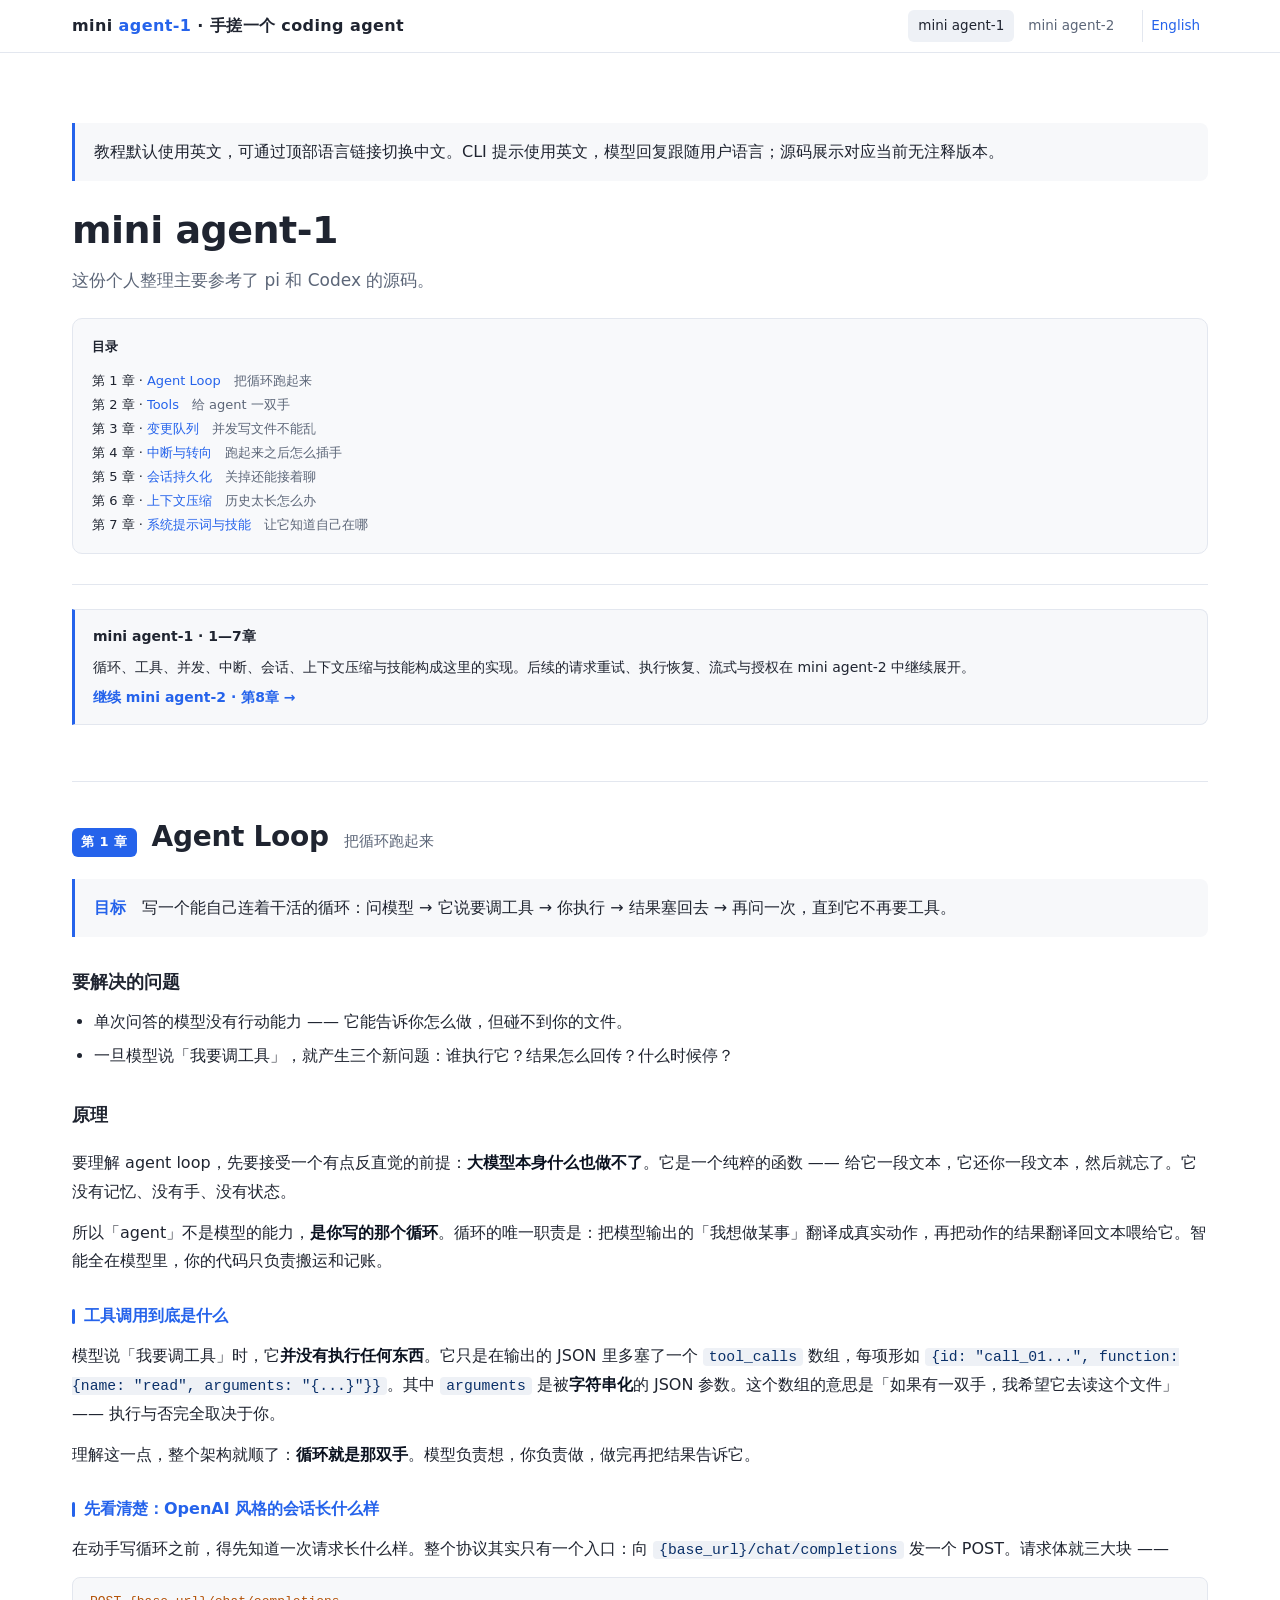
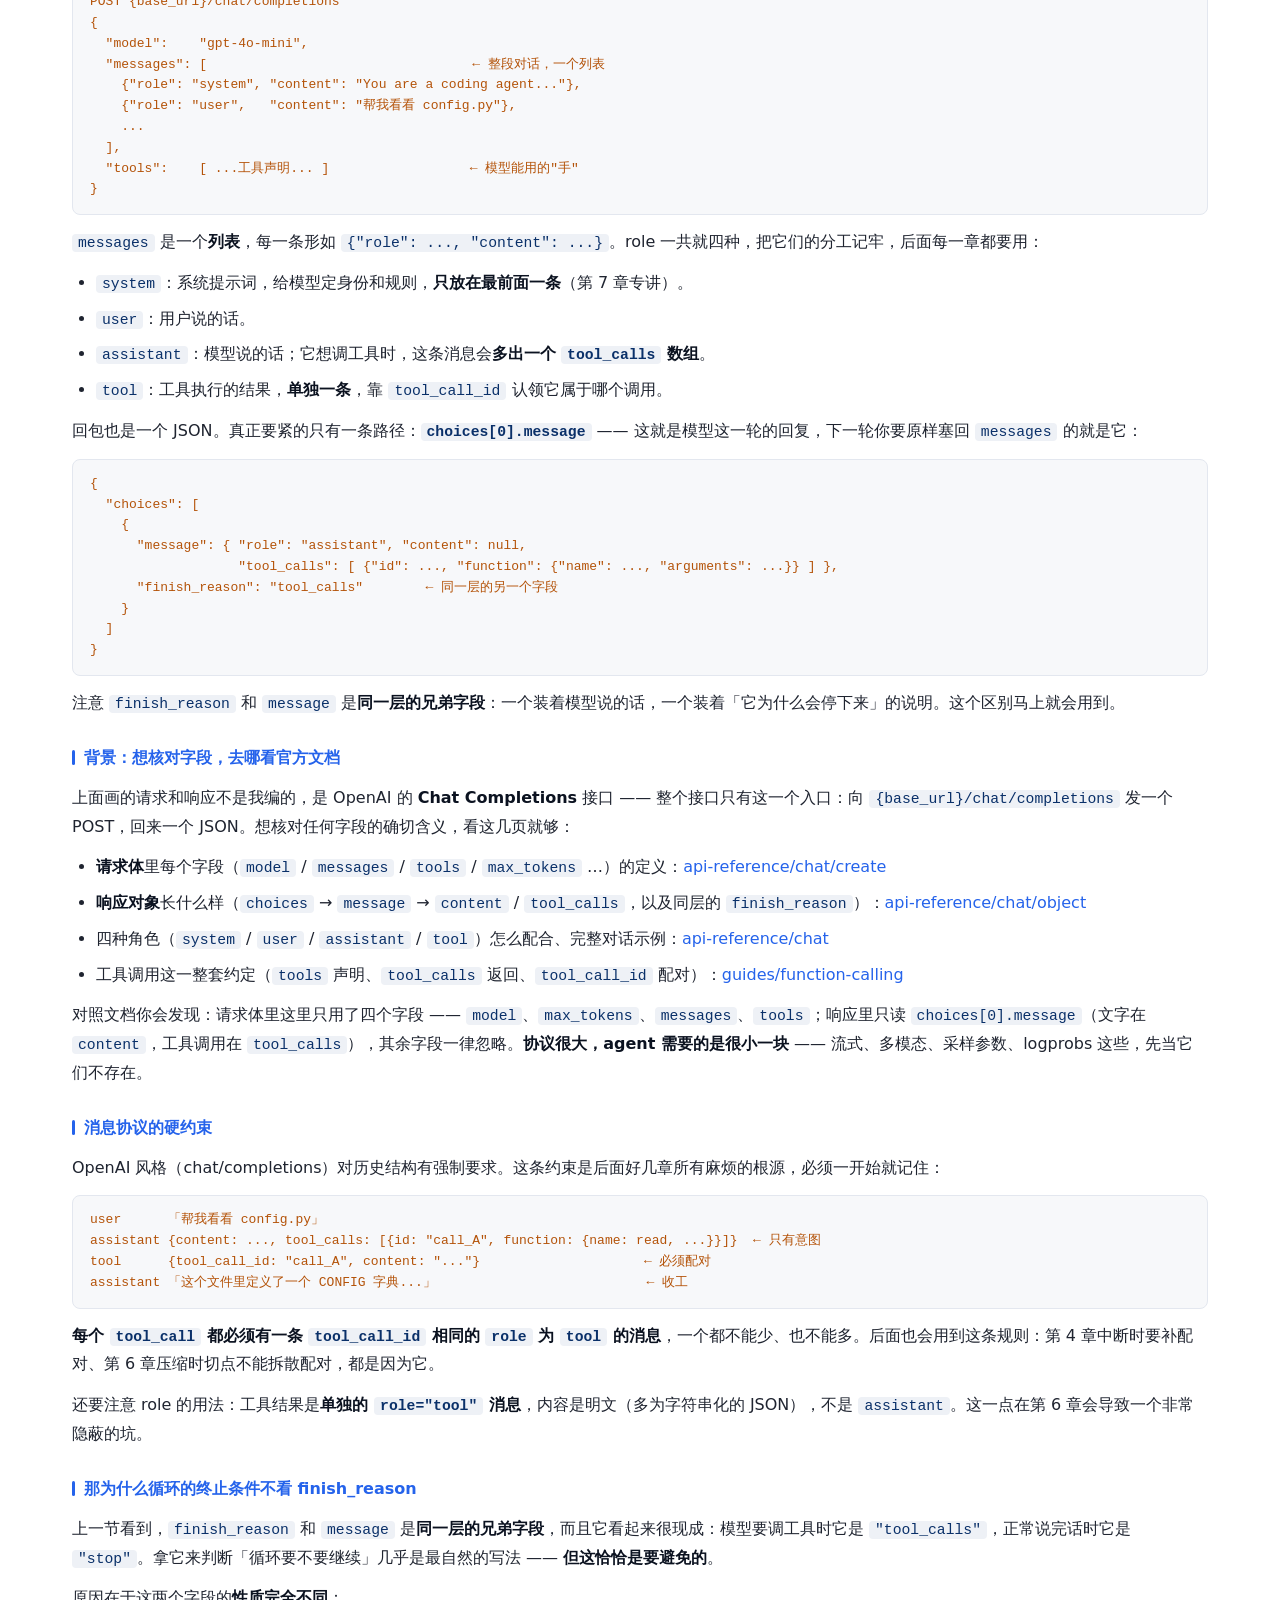
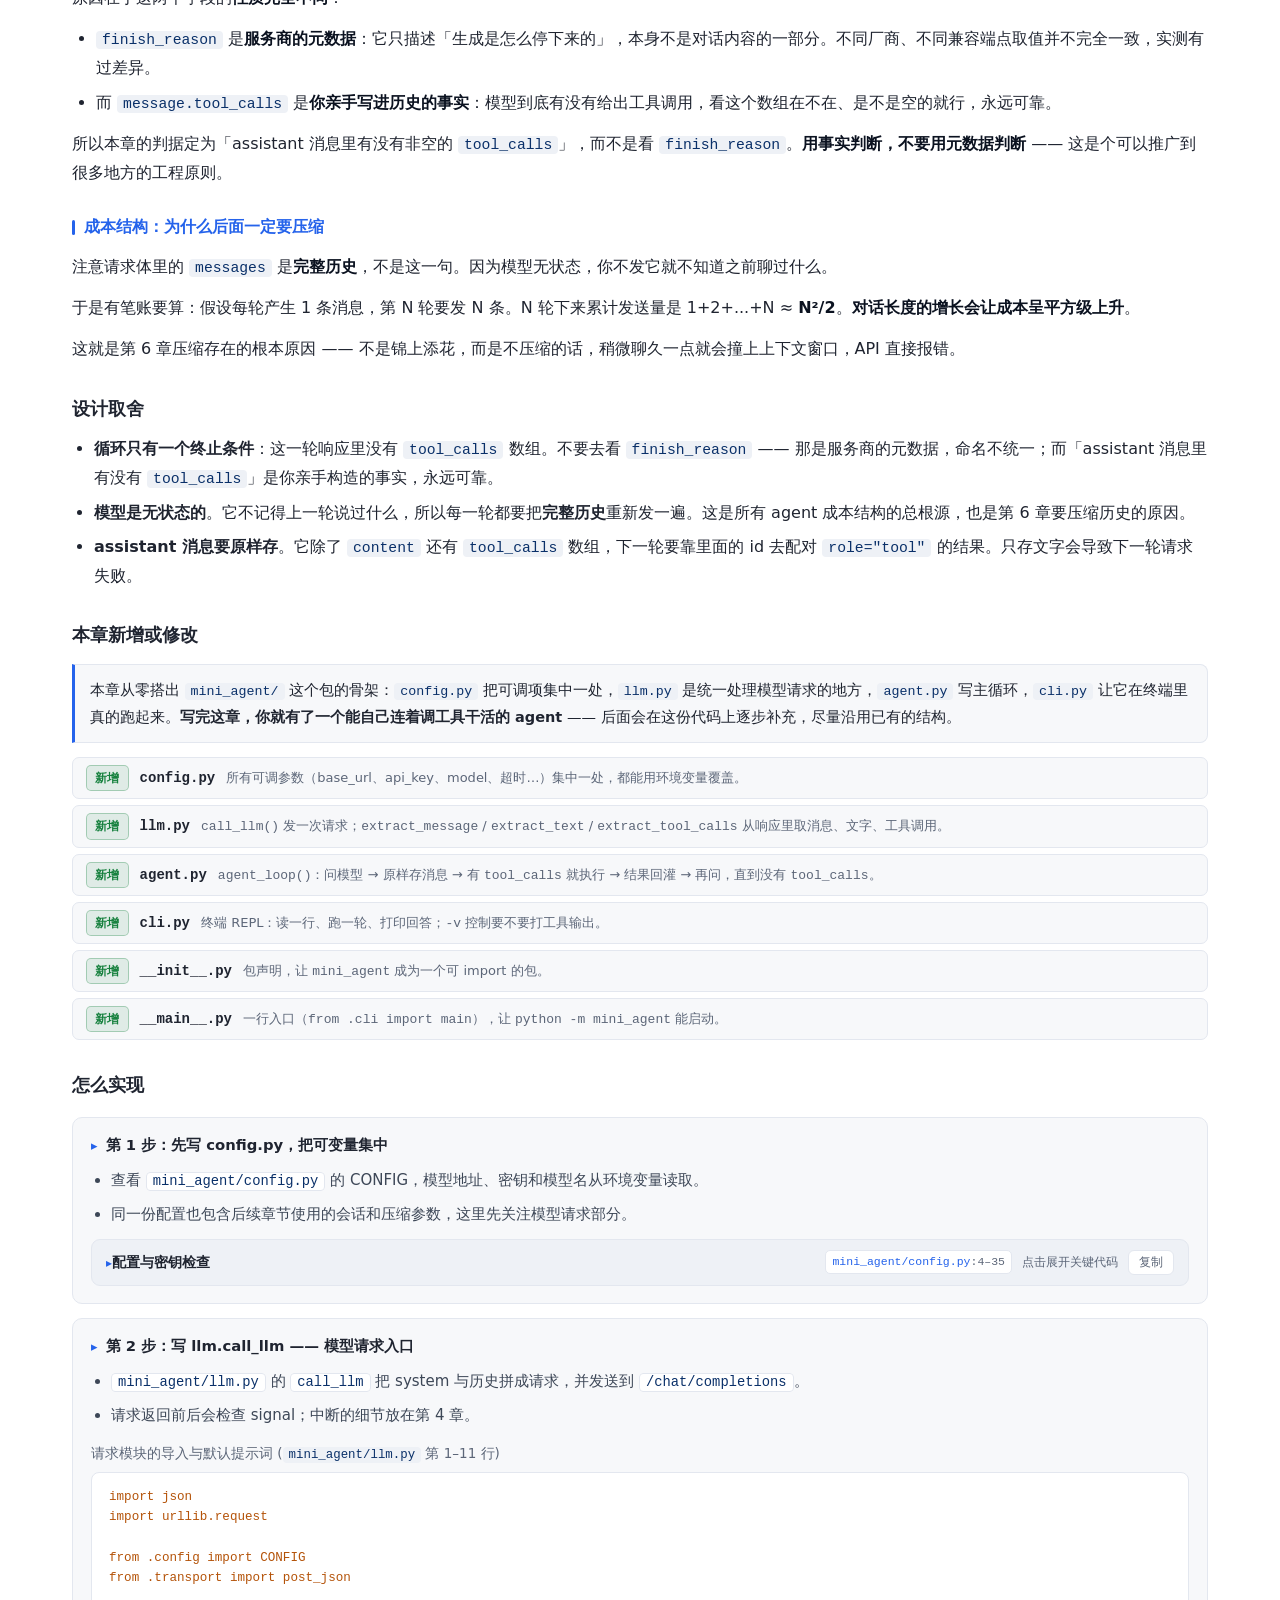
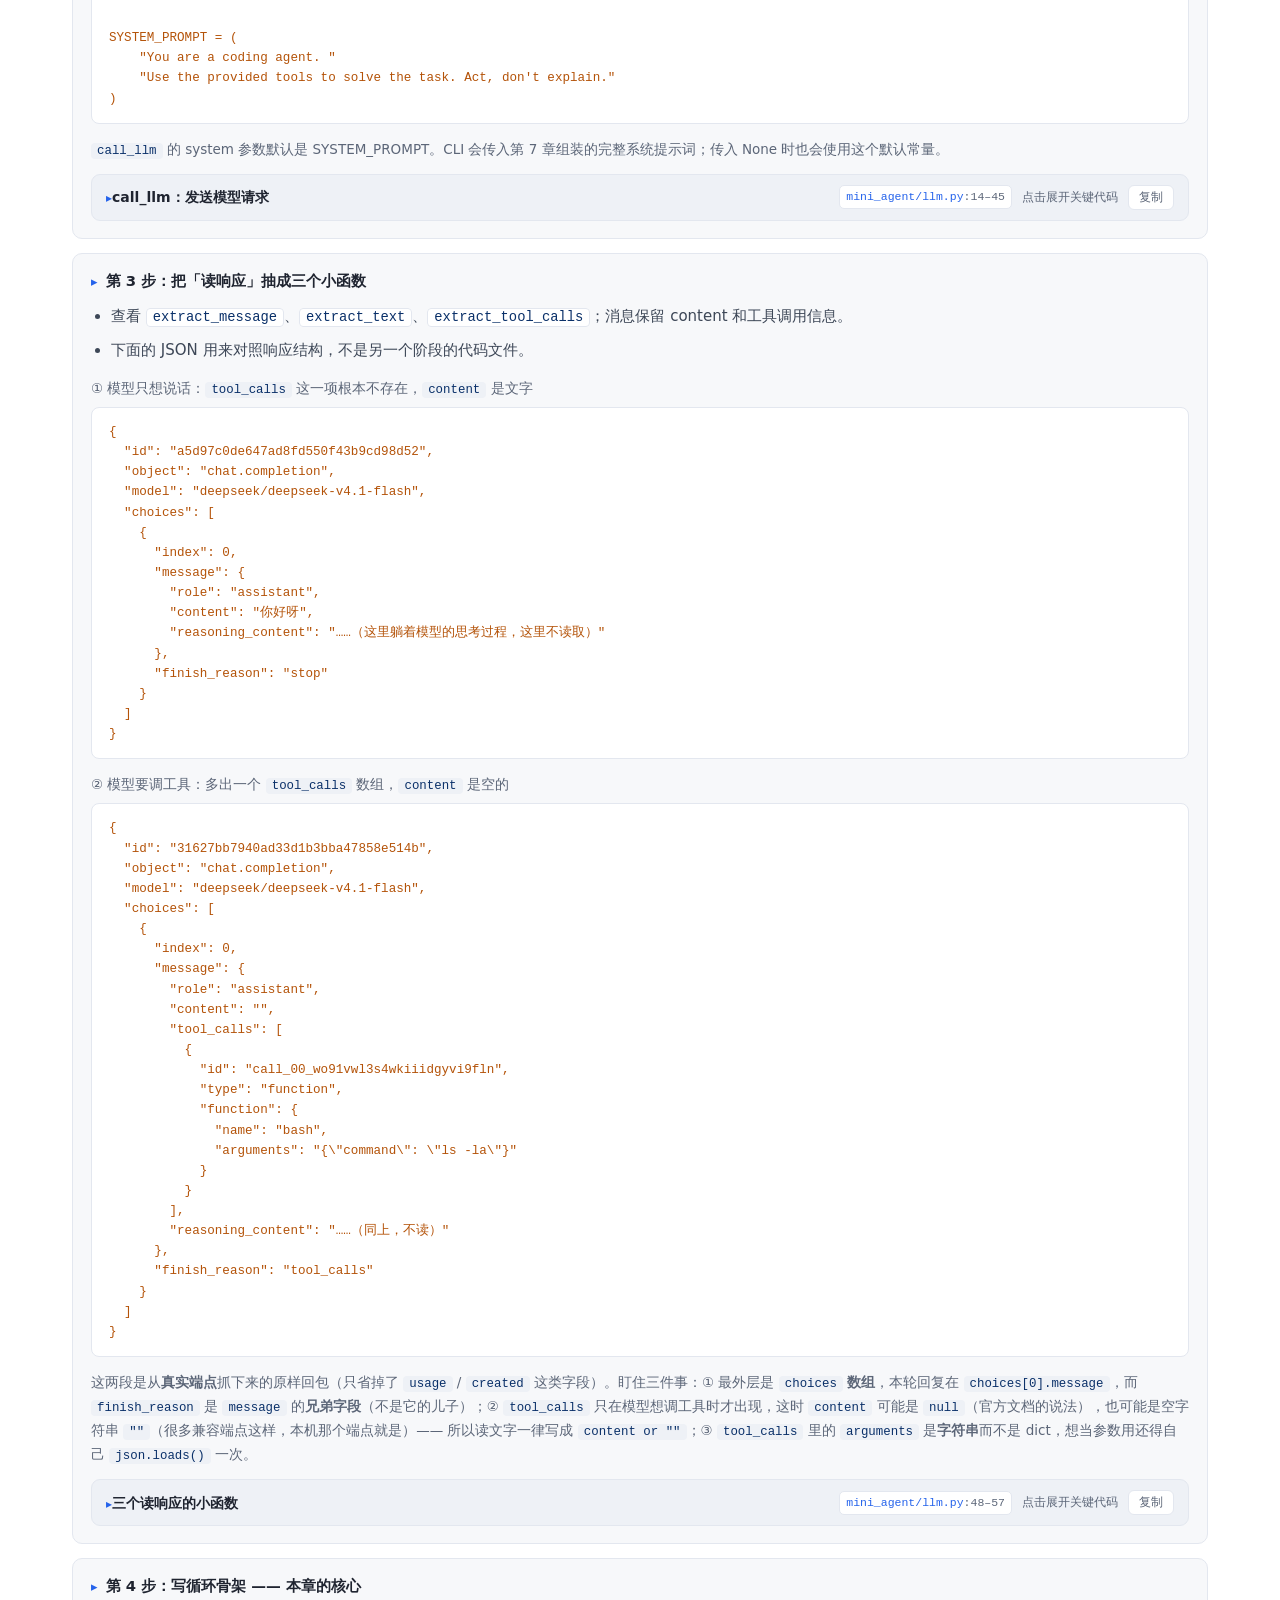
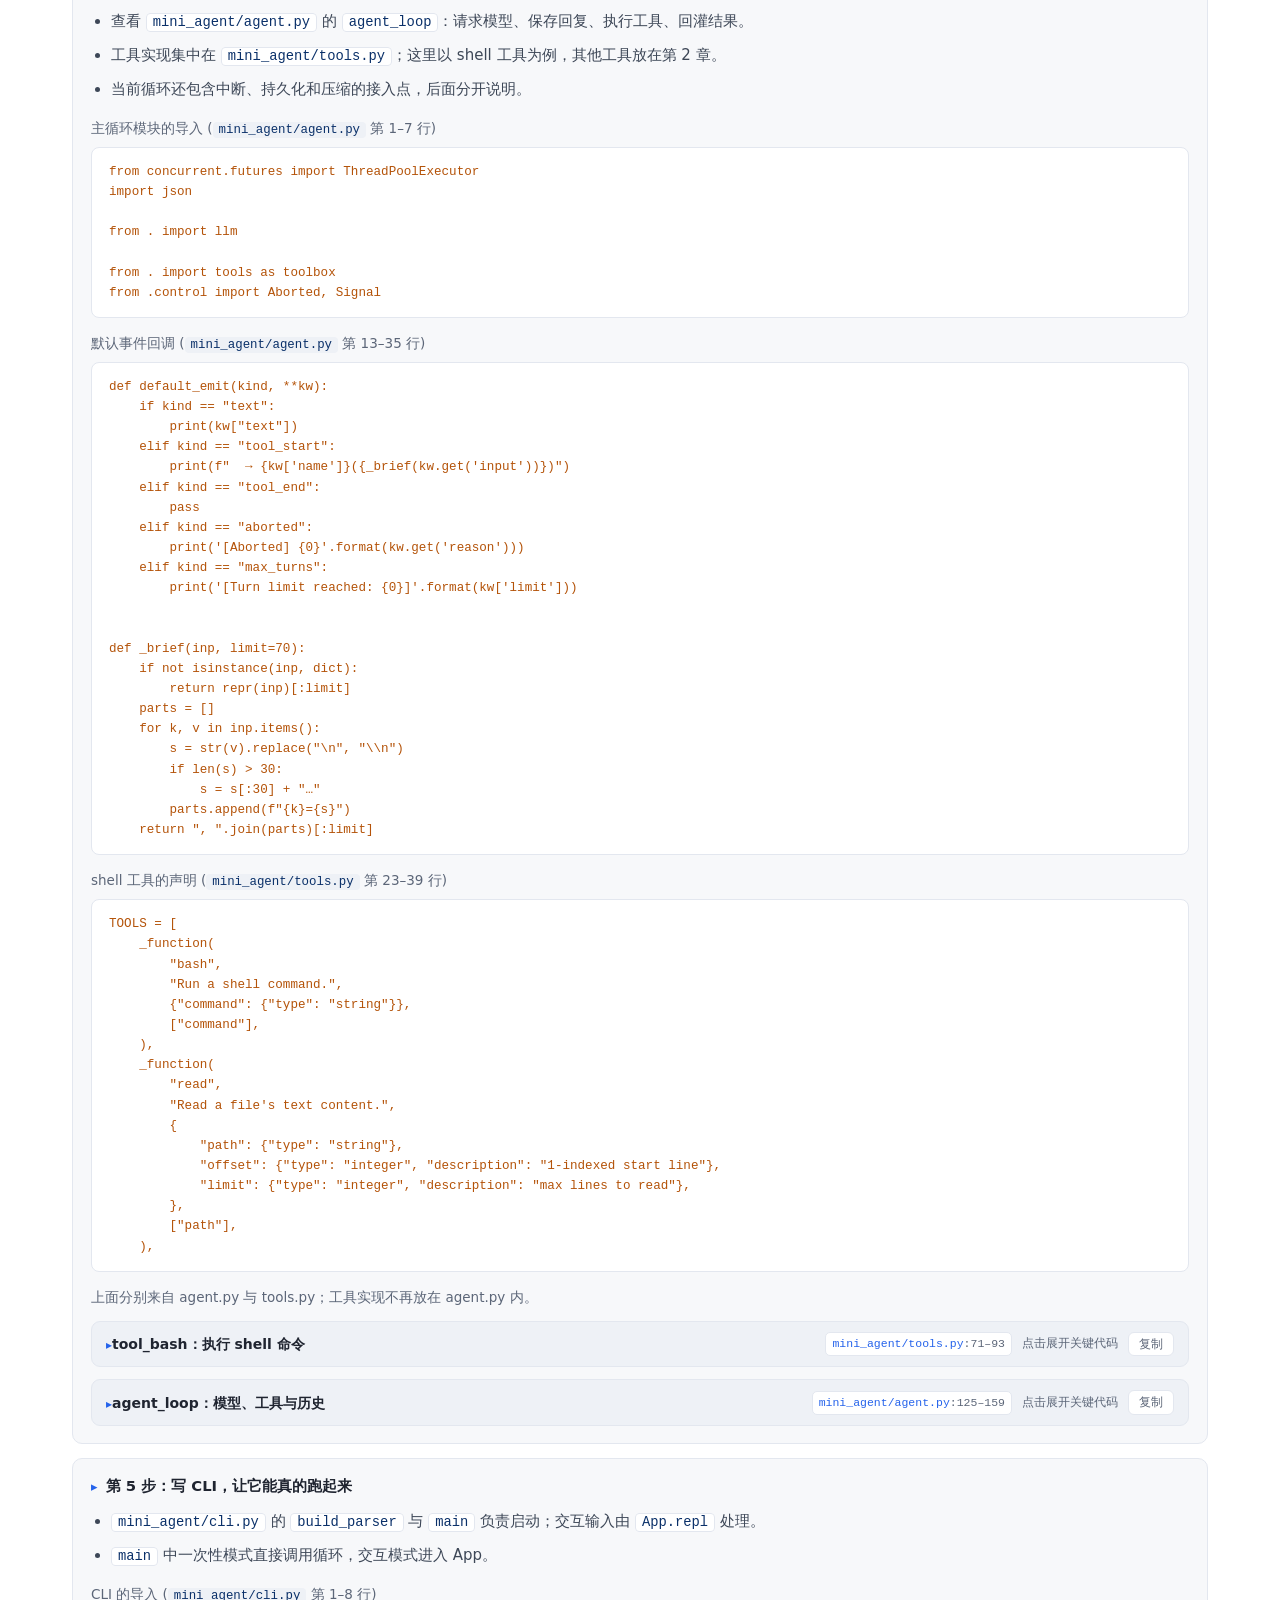
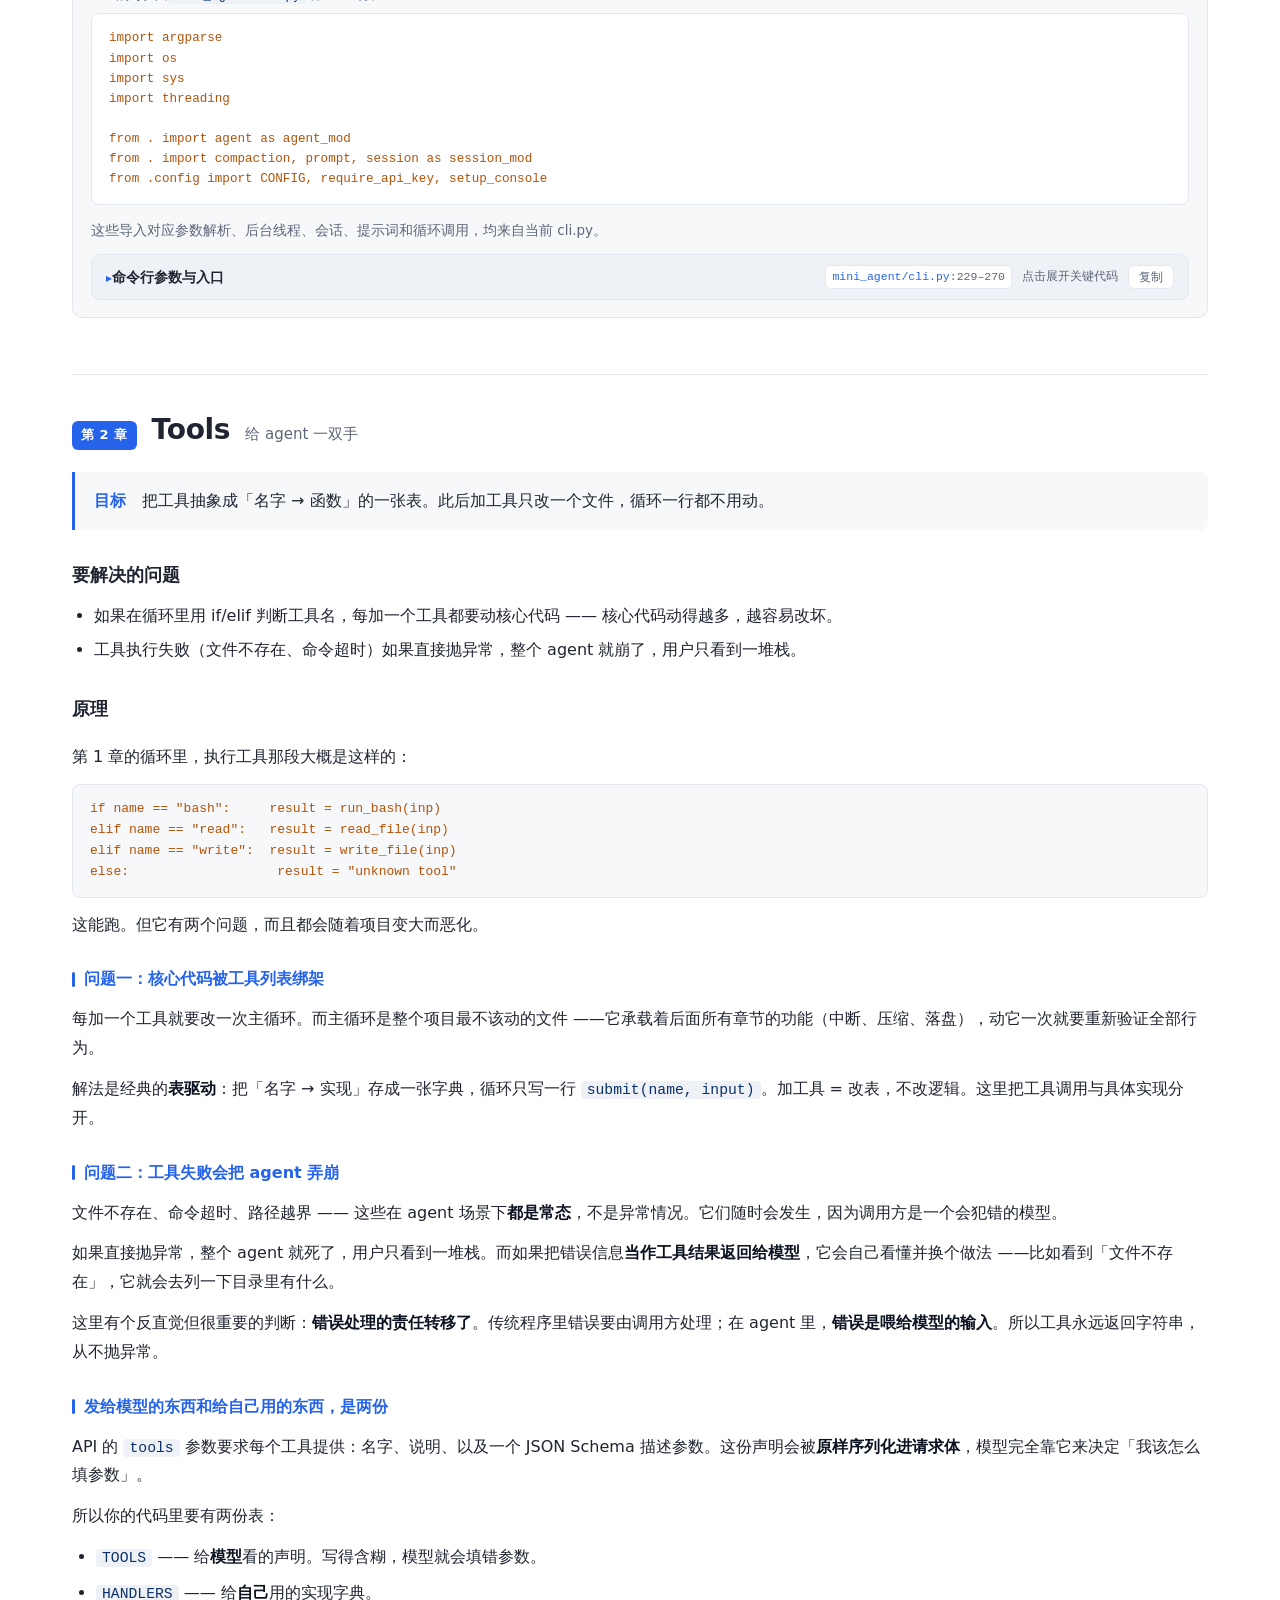
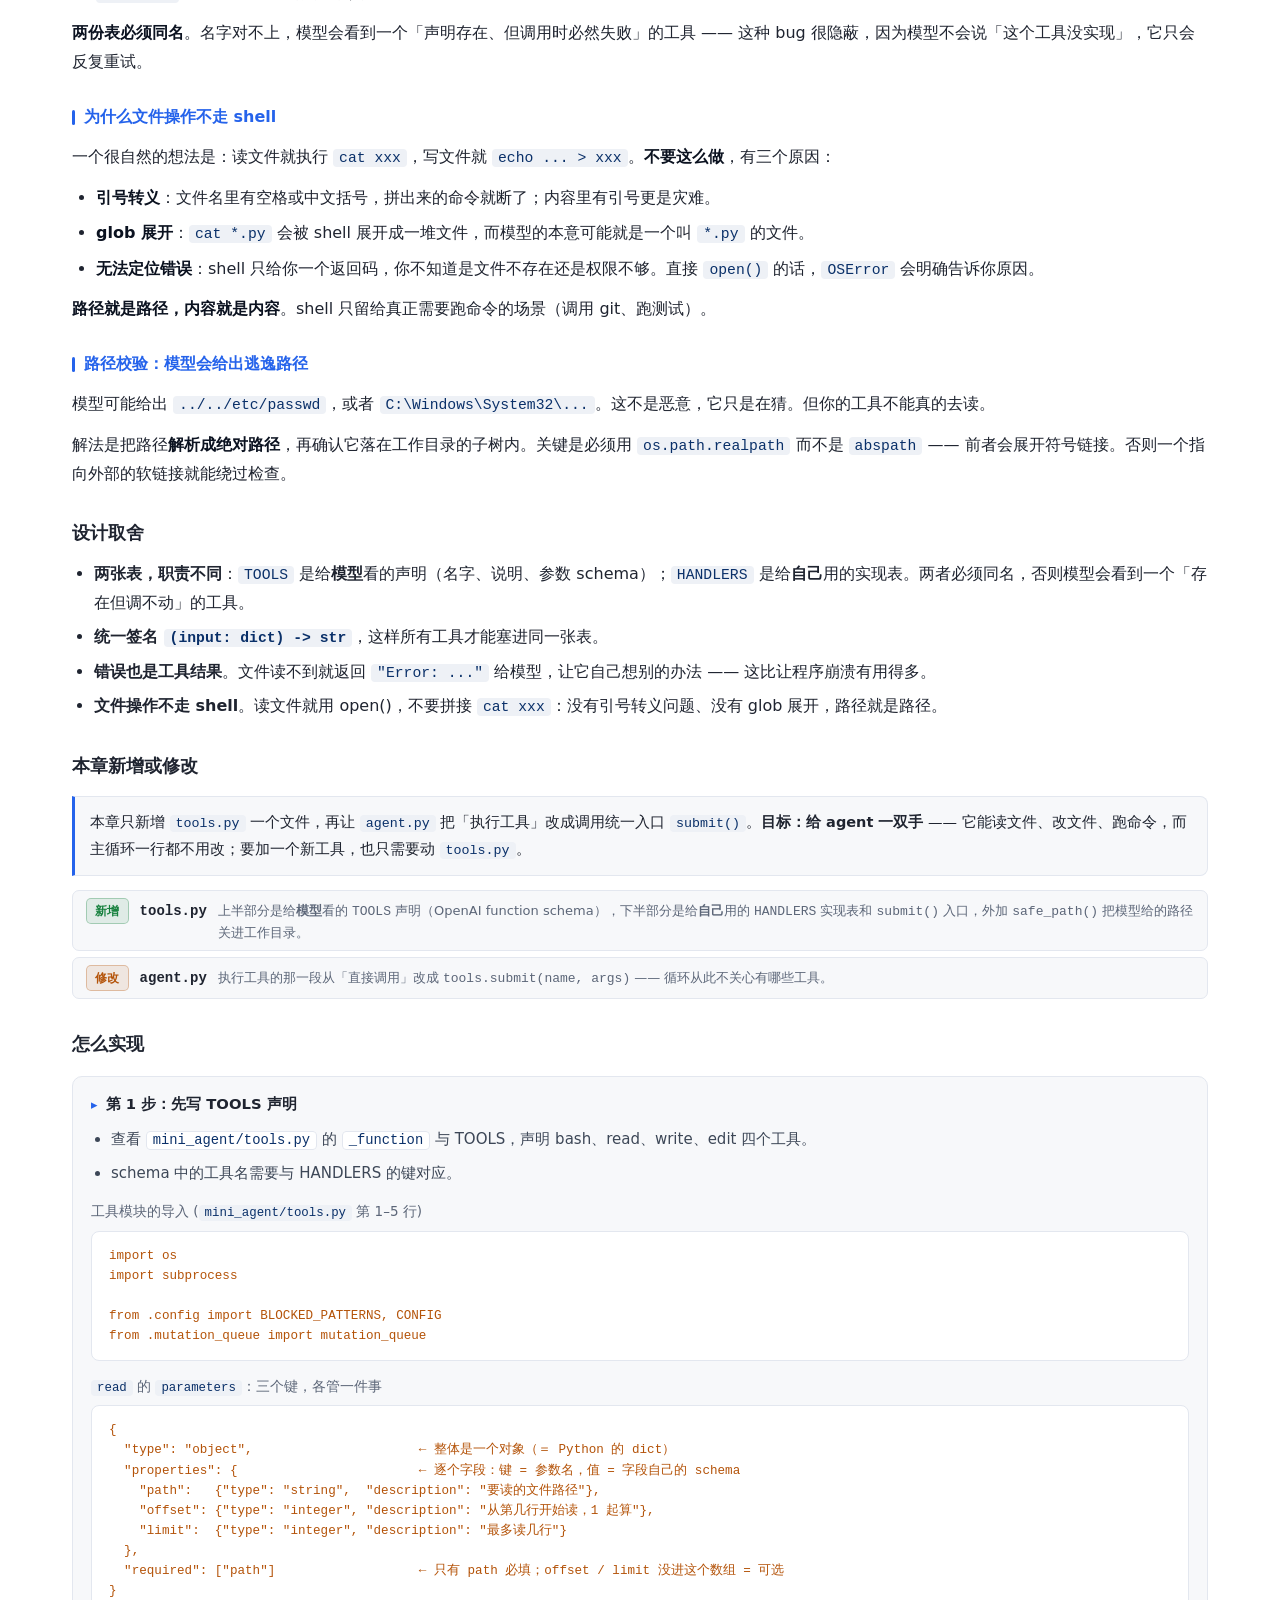
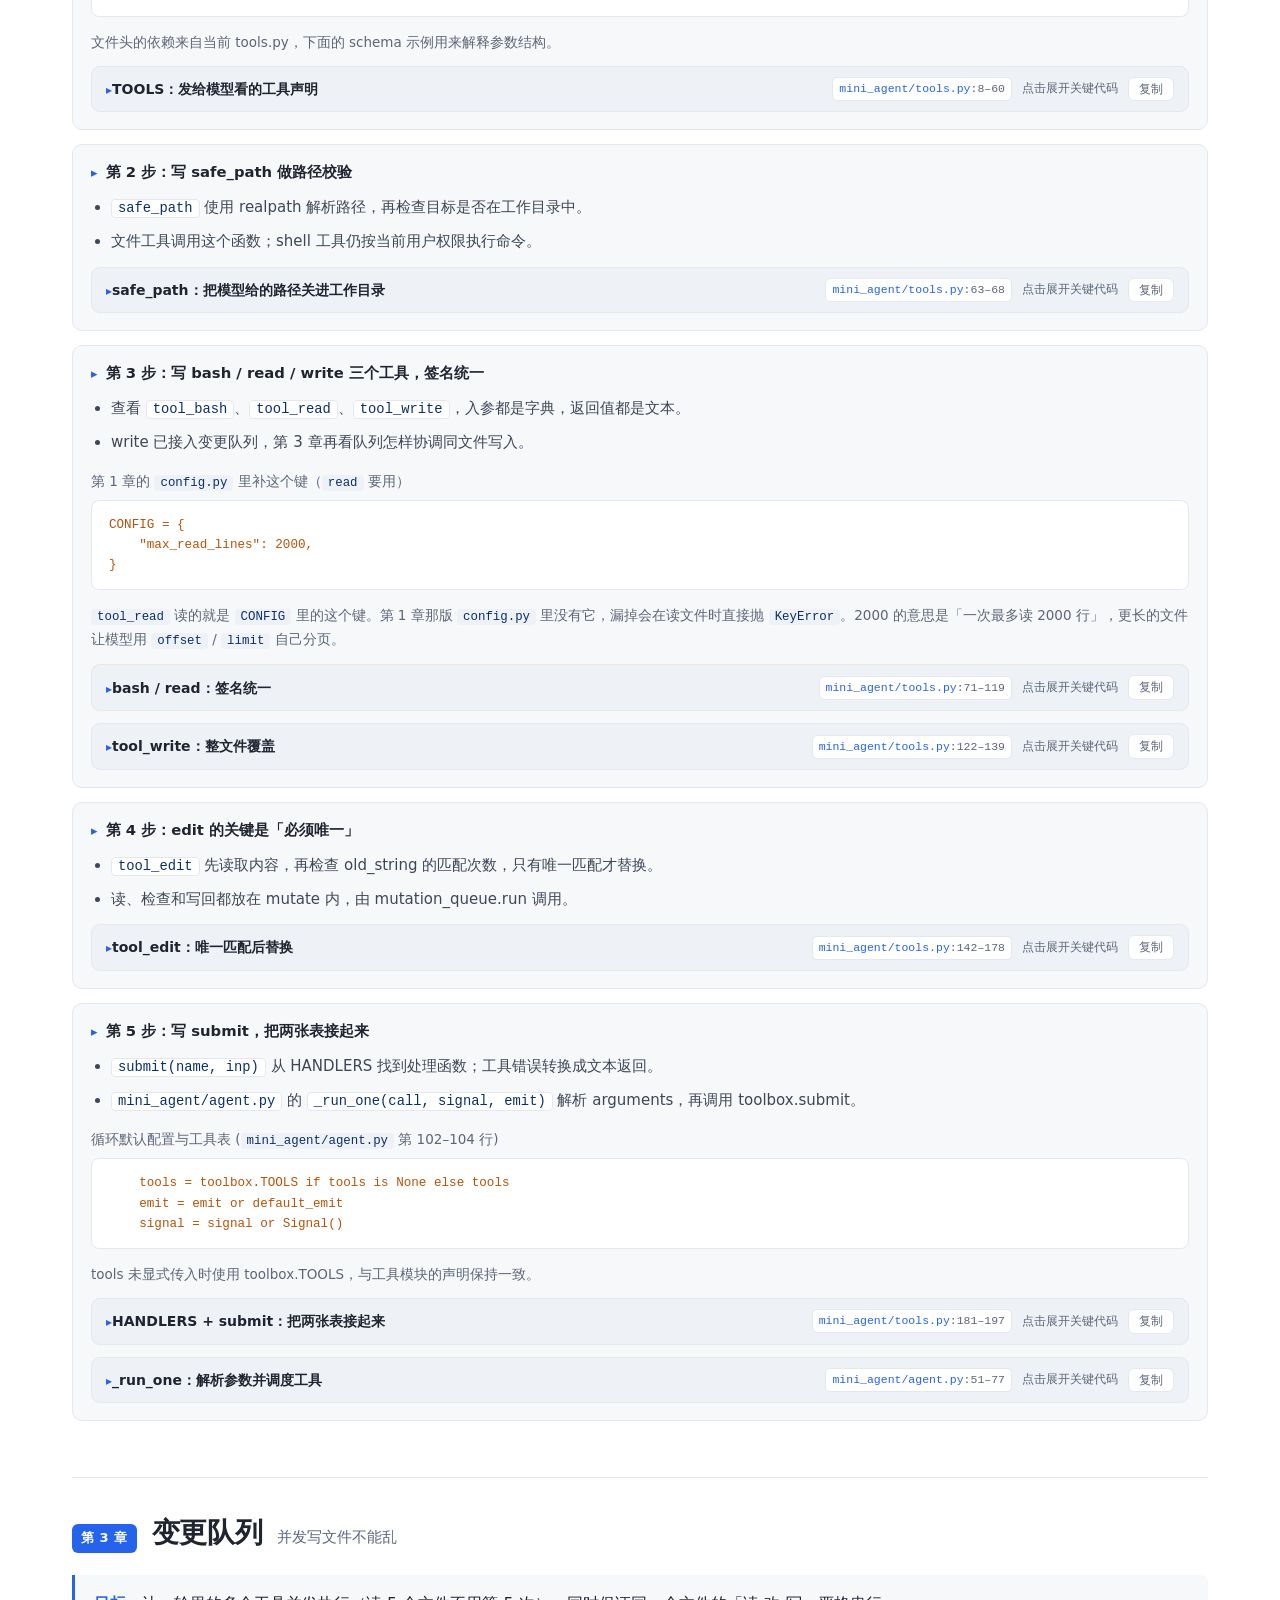
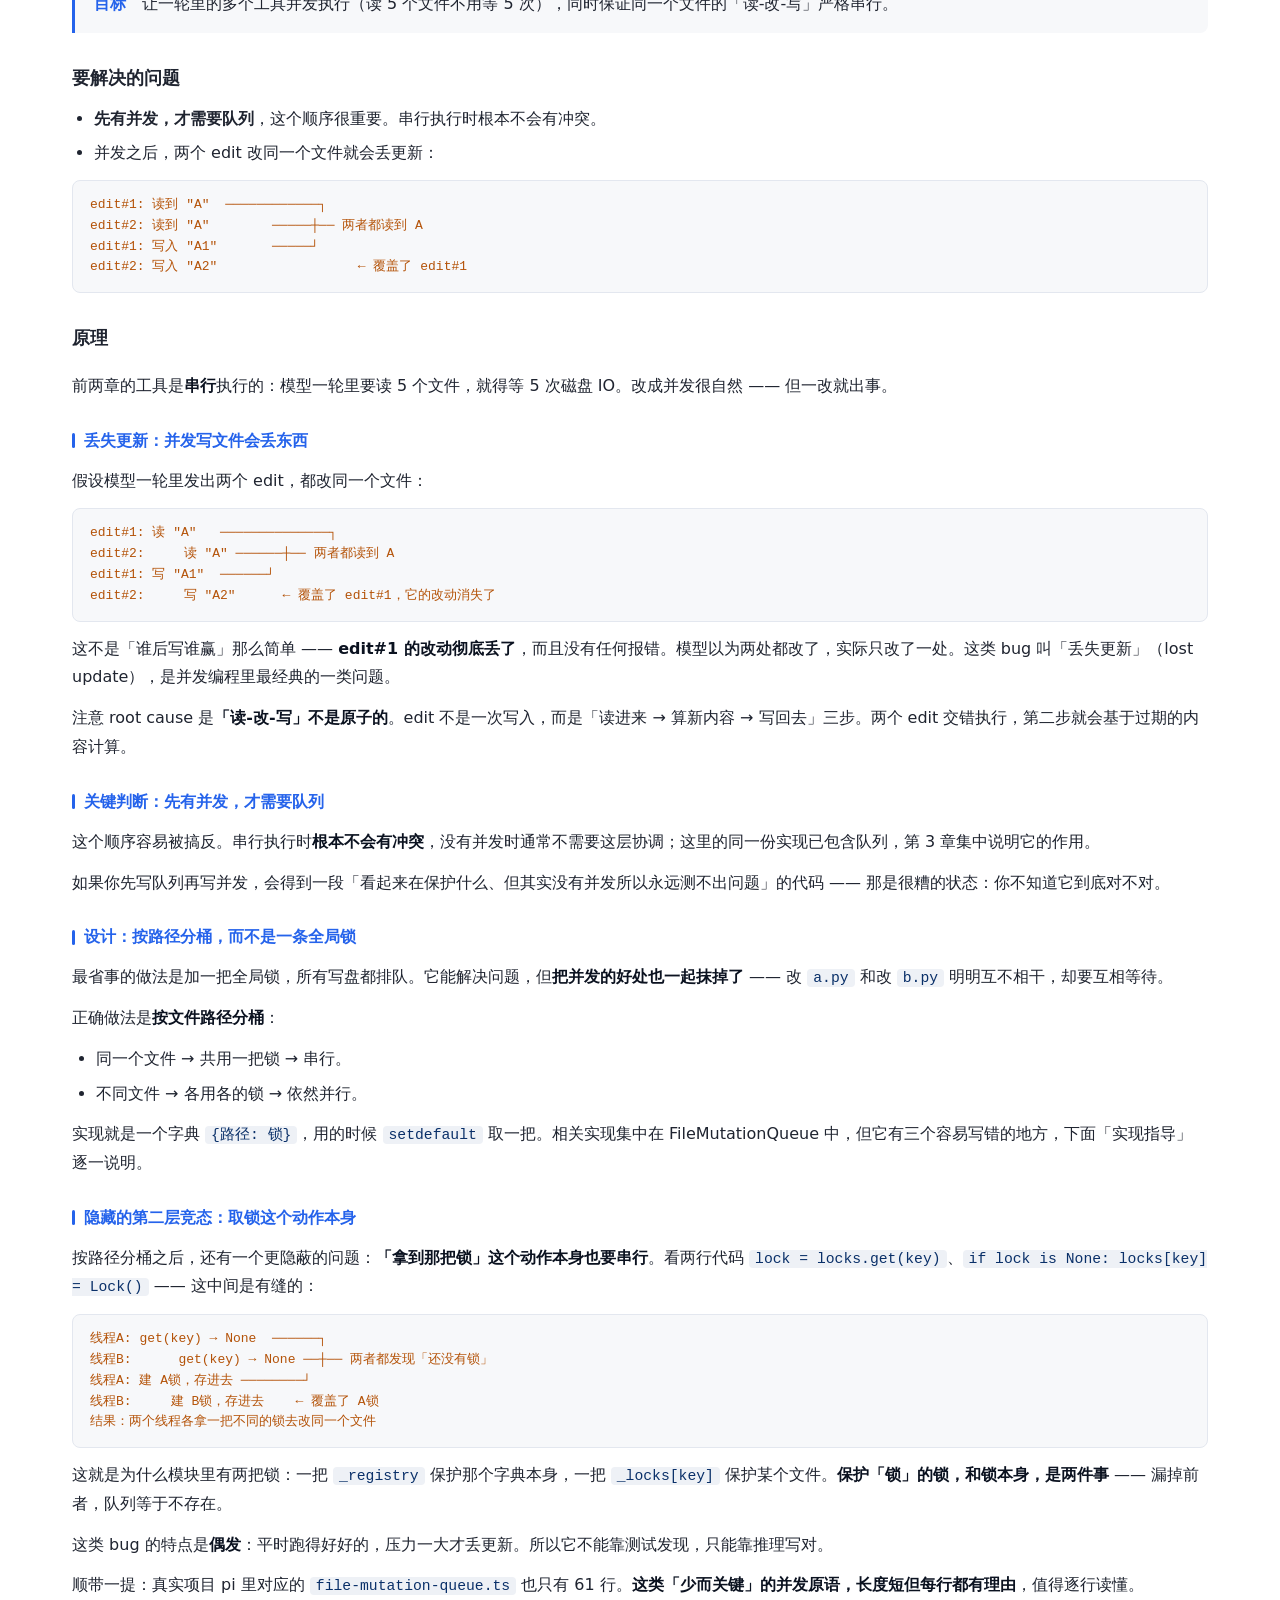
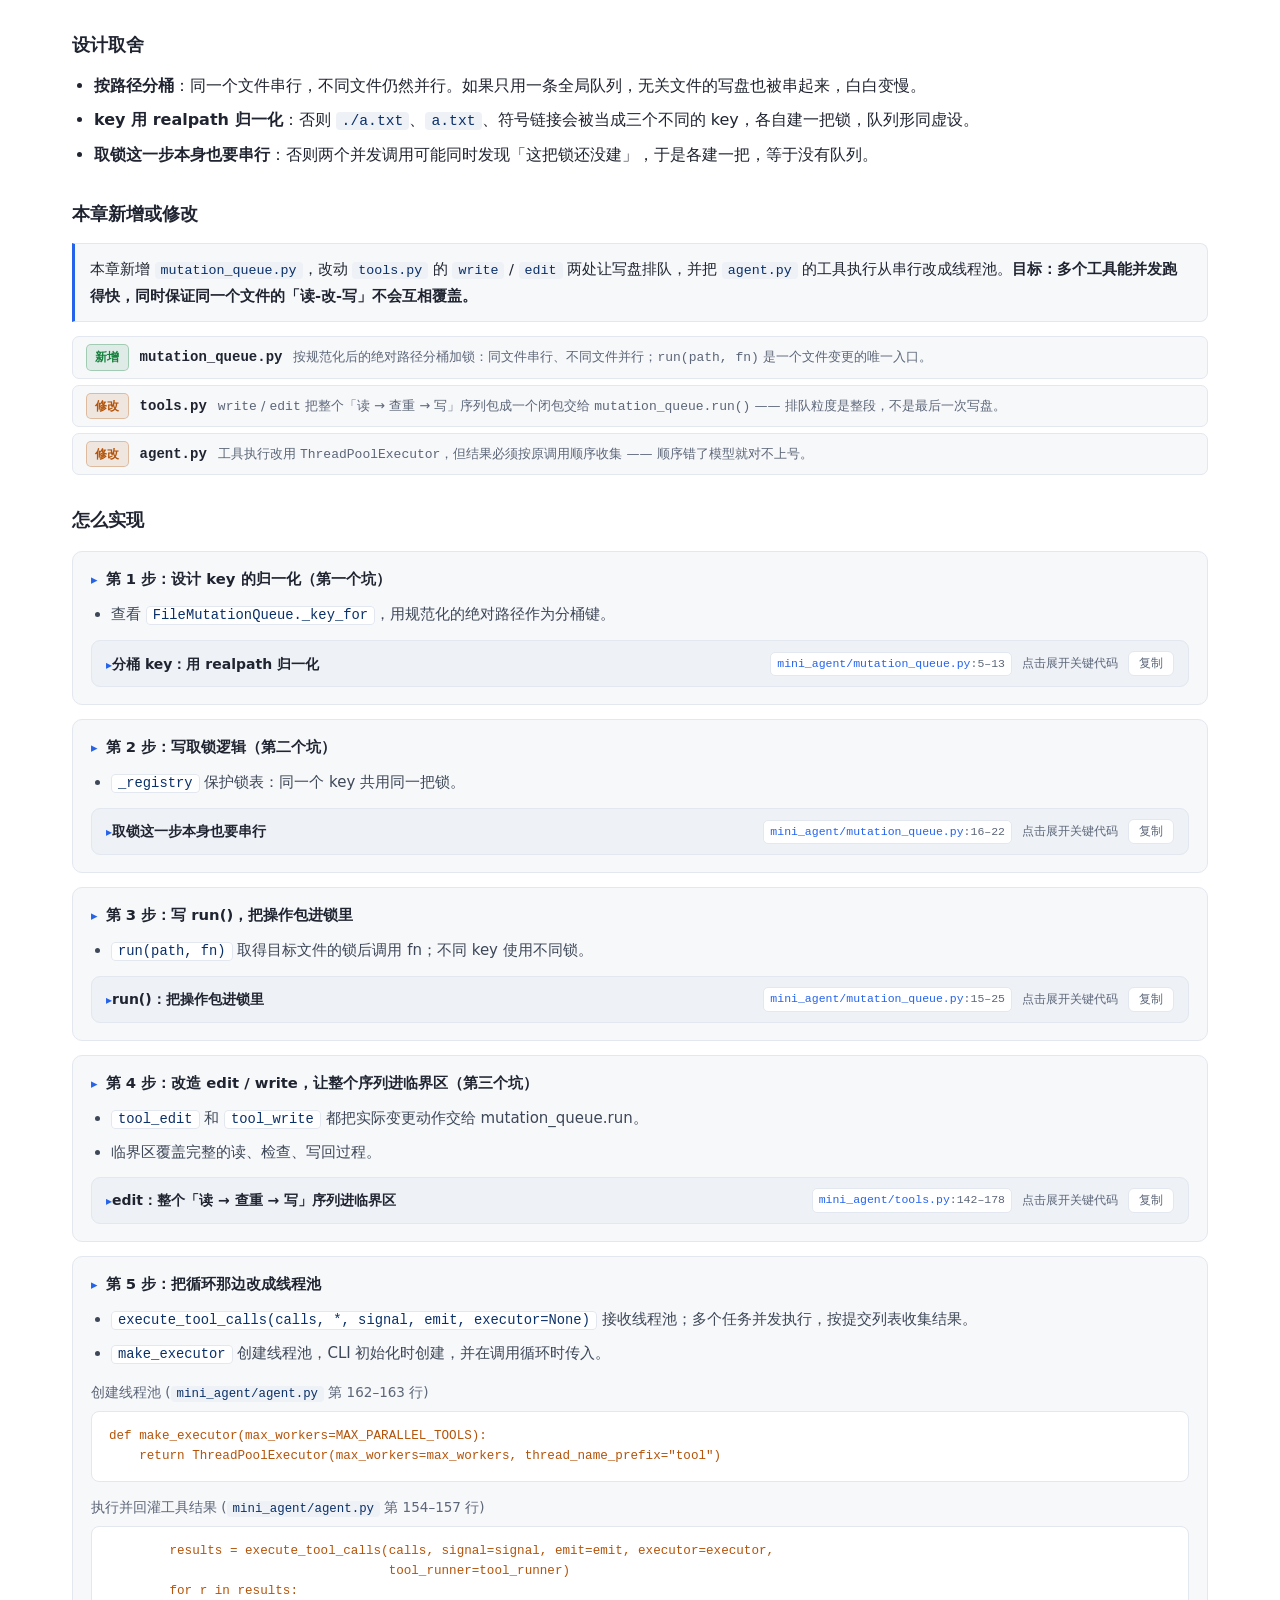
<file: guide.zh-CN.html>
<!DOCTYPE html>
<html lang="zh-CN">
<head>
<meta charset="utf-8">
<meta name="viewport" content="width=device-width,initial-scale=1">
<title>mini agent-1 · 实现指南</title>
<style>
:root{
  --bg:#ffffff; --bg2:#f7f8fa; --bg3:#eef1f6; --fg:#1f2430; --dim:#5c6678;
  --line:#e3e7ef; --accent:#2563eb; --accent2:#15803d; --warn:#b45309;
  --new:#15803d; --mod:#b45309; --code:#f8f9fb;
}
*{box-sizing:border-box}
html{scroll-behavior:smooth}
body{margin:0;background:var(--bg);color:var(--fg);
  font:16px/1.75 -apple-system,"Segoe UI","Microsoft YaHei",system-ui,sans-serif}
a{color:var(--accent);text-decoration:none}
a:hover{text-decoration:underline}
code,pre,.mono{font-family:"Cascadia Code",Consolas,"SF Mono",Menlo,monospace}


header.top{position:sticky;top:0;z-index:50;background:rgba(255,255,255,.92);
  backdrop-filter:blur(10px);border-bottom:1px solid var(--line)}
.top-in{max-width:1180px;margin:0 auto;padding:10px 22px;display:flex;
  align-items:center;gap:18px;flex-wrap:wrap}
.brand{font-weight:700;letter-spacing:.4px}
.brand span{color:var(--accent)}
.top nav{display:flex;gap:4px;flex-wrap:wrap;margin-left:auto}
.top nav a{padding:4px 10px;border-radius:6px;color:var(--dim);font-size:13.5px}
.top nav a:hover{background:var(--bg3);color:var(--fg);text-decoration:none}


.wrap{max-width:1180px;margin:0 auto;padding:0 22px 100px}
.hero{padding:52px 0 30px;border-bottom:1px solid var(--line)}
.hero h1{margin:0 0 12px;font-size:38px;letter-spacing:-.5px;line-height:1.25}
.hero p.lead{color:var(--dim);font-size:17px;max-width:74ch;margin:0 0 22px}
.pill{display:inline-block;padding:3px 11px;border-radius:99px;font-size:12.5px;
  background:var(--bg3);color:var(--dim);border:1px solid var(--line);margin-right:7px}

h2.sec{font-size:24px;margin:52px 0 14px;padding-bottom:8px;
  border-bottom:1px solid var(--line)}
h3.sub{font-size:17.5px;margin:30px 0 10px;color:var(--fg)}
p{margin:11px 0}
ul,ol{margin:11px 0;padding-left:22px}
li{margin:6px 0}
.dim{color:var(--dim)}


.chapter{margin:56px 0 0;padding-top:30px;border-top:1px solid var(--line)}
.chapter:first-of-type{border-top:0}
.chead{display:flex;align-items:baseline;gap:15px;flex-wrap:wrap;margin-bottom:4px}
.cnum{font-size:13px;font-weight:700;color:var(--bg);background:var(--accent);
  padding:3px 9px;border-radius:6px;letter-spacing:.5px}
.chead h2{margin:0;font-size:28px;letter-spacing:-.3px}
.csub{color:var(--dim);font-size:15px}
.goal{margin:18px 0 26px;padding:15px 19px;background:var(--bg2);
  border-left:3px solid var(--accent);border-radius:0 8px 8px 0}
.goal b{color:var(--accent)}


.theory{margin:18px 0 30px}
.theory p{margin:12px 0;line-height:1.8}
.theory ul,.theory ol{margin:12px 0;padding-left:24px}
.theory li{margin:7px 0}
h4.mini{margin:26px 0 10px;font-size:16px;font-weight:700;color:var(--accent);
  display:flex;align-items:center;gap:9px}
h4.mini::before{content:"";width:3px;height:15px;border-radius:2px;
  background:var(--accent);flex:0 0 auto}
.theory code,.guide code,p code,li code,td code{background:var(--bg3);
  padding:1px 6px;border-radius:4px;font-size:.92em;color:#0a3069}
.theory strong,.guide strong,.goal strong{font-weight:700;color:#0b1220}


.steps{margin:16px 0 28px;display:flex;flex-direction:column;gap:14px}
.step{background:var(--bg2);border:1px solid var(--line);border-radius:10px;
  padding:14px 18px 15px}
.step h5{margin:0 0 9px;font-size:14.8px;font-weight:700;color:var(--fg);
  display:flex;align-items:baseline;gap:8px}
.step h5::before{content:"▸";color:var(--accent);font-size:13px}
.step ul{margin:0;padding-left:20px}
.step li{margin:7px 0;font-size:15px;line-height:1.75;color:#3d4757}
.step li code{background:#fff;border:1px solid var(--line);color:#0a3069}


.step .exnote{margin:14px 0 6px;font-size:13.5px;line-height:1.7;color:var(--dim)}
.step pre.ascii{background:#fff;margin:6px 0 2px;font-size:12.6px}


.step .codewrap{margin:12px 0 2px;border:1px solid var(--line);border-radius:9px;
  overflow:hidden;background:var(--bg3)}
.step .codewrap>summary{cursor:pointer;list-style:none;padding:10px 14px;
  display:flex;flex-wrap:wrap;align-items:center;gap:10px;font-size:14px;
  font-weight:600;color:var(--fg);user-select:none}
.step .codewrap>summary::-webkit-details-marker{display:none}
.step .codewrap>summary .sumcap{flex:1 1 auto}
.step .codewrap>summary .sumcap::before{content:"▸  ";color:var(--accent);
  font-size:12px;display:inline-block;transition:transform .15s}
.step .codewrap[open]>summary .sumcap::before{transform:rotate(90deg)}
.step .codewrap>summary .sumhint{flex:0 0 auto;font-size:12px;font-weight:500;
  color:var(--dim)}
.step .codewrap[open]>summary{border-bottom:1px solid var(--line);
  background:var(--bg2)}
.step .codewrap[open]>summary .sumhint{display:none}
.step .codewrap .codeblock{margin:0;border:0;border-radius:0;box-shadow:none}

.step .codewrap>summary .copybtn{flex:0 0 auto;font:inherit;font-size:12px;
  font-weight:500;line-height:1.4;padding:3px 10px;border-radius:6px;
  border:1px solid var(--line);background:var(--bg);color:var(--dim);
  cursor:pointer;transition:color .12s,border-color .12s,background .12s}
.step .codewrap>summary .copybtn:hover{color:var(--accent);border-color:var(--accent);
  background:#fff}
.step .codewrap>summary .copybtn.done{color:var(--new);border-color:rgba(21,128,61,.45);
  background:rgba(21,128,61,.06)}
.step .codewrap>summary .copybtn.bad{color:#b91c1c;border-color:rgba(185,28,28,.45);
  background:rgba(185,28,28,.06)}

.step .codewrap>summary .sumfile{flex:0 0 auto;max-width:46%;overflow:hidden;
  text-overflow:ellipsis;white-space:nowrap;font-family:ui-monospace,Consolas,
  monospace;font-size:11.5px;font-weight:500;color:var(--dim);background:var(--bg);
  border:1px solid var(--line);border-radius:5px;padding:1px 6px}
.step .codewrap>summary .sumcap{min-width:0;overflow:hidden;
  text-overflow:ellipsis;white-space:nowrap}
@media (max-width:660px){.step .codewrap>summary .sumhint{display:none}}

.theory .foldwrap{margin:14px 0 4px;border:1px solid var(--line);border-radius:9px;
  overflow:hidden;background:var(--bg3)}
.theory .foldwrap>summary{cursor:pointer;list-style:none;padding:9px 14px;
  display:flex;flex-wrap:wrap;align-items:center;gap:10px;font-size:14px;
  font-weight:600;color:var(--fg);user-select:none}
.theory .foldwrap>summary::-webkit-details-marker{display:none}
.theory .foldwrap>summary .sumcap{flex:1 1 auto;min-width:0}
.theory .foldwrap>summary .sumcap::before{content:"▸  ";color:var(--accent);
  font-size:12px;display:inline-block;transition:transform .15s}
.theory .foldwrap[open]>summary .sumcap::before{transform:rotate(90deg)}
.theory .foldwrap>summary .foldhint{flex:0 0 auto;font-size:12px;font-weight:500;
  color:var(--dim)}
.theory .foldwrap[open]>summary{border-bottom:1px solid var(--line);
  background:var(--bg2)}
.theory .foldwrap[open]>summary .foldhint{display:none}
.theory .foldwrap>pre.ascii{margin:0;border:0;border-radius:0;background:#fff;
  color:var(--fg);font-size:12.6px;line-height:1.62;white-space:pre-wrap;
  word-break:break-word;overflow-x:auto;tab-size:4;-moz-tab-size:4}
@media (max-width:660px){.theory .foldwrap>summary .foldhint{display:none}}


.files{display:flex;flex-direction:column;gap:6px;margin:14px 0 24px}
.frow{display:flex;align-items:baseline;gap:11px;font-size:14px;padding:7px 13px;
  background:var(--bg2);border:1px solid var(--line);border-radius:7px}
.tag{font-size:11.5px;font-weight:700;padding:2px 8px;border-radius:5px;
  flex:0 0 auto;letter-spacing:.3px}
.tag.new{background:rgba(21,128,61,.10);color:var(--new);
  border:1px solid rgba(21,128,61,.30)}
.tag.mod{background:rgba(180,83,9,.10);color:var(--mod);
  border:1px solid rgba(180,83,9,.30)}

.codeov{margin:14px 0 0;padding:12px 15px;background:var(--bg2);
  border:1px solid var(--line);border-left:3px solid var(--accent);
  border-radius:0 8px 8px 0;font-size:14.5px;line-height:1.8}
.frow .mono{flex:0 0 auto;font-weight:600}
.frow .fdesc{color:var(--dim);font-size:13px;line-height:1.6}


.codeblock{margin:18px 0 26px;border:1px solid var(--line);border-radius:10px;
  overflow:hidden;background:var(--code);box-shadow:0 1px 2px rgba(16,24,40,.04)}
.fname{padding:9px 15px;background:var(--bg3);border-bottom:1px solid var(--line);
  font-size:13px;color:var(--fg);display:flex;justify-content:space-between;
  align-items:center;gap:12px}
.fname .rng{color:var(--dim);font-size:12px;flex:0 0 auto}

.step .codewrap>summary .loc{flex:1 1 100%;min-width:0;margin:2px 0 0;
  font-size:12.5px;font-weight:500;line-height:1.7;color:var(--dim);
  overflow-wrap:anywhere;user-select:text}
.step .codewrap>summary .loc b{color:var(--fg);font-weight:600}
.step .codewrap>summary .loc code{background:var(--bg);border:1px solid var(--line);
  border-radius:4px;padding:0 4px;font-size:12px;color:var(--fg);cursor:pointer}
.step .codewrap>summary .loc code:hover{border-color:var(--accent);background:#fff}
.step .codewrap>summary .loc .locok{color:var(--new);font-weight:600;
  margin-left:4px;user-select:none}
.cap{padding:11px 15px;background:var(--bg2);border-bottom:1px solid var(--line);
  font-size:14.5px;font-weight:600}
.codenote{padding:11px 15px;background:var(--bg2);border-top:1px solid var(--line);
  font-size:14px;color:var(--dim);line-height:1.7}
.codenote b{color:var(--fg)}
.codeblock .hl{overflow-x:auto;margin:0}
.codeblock table.hl{border-spacing:0;width:100%;margin:0}
.codeblock td{padding:0;vertical-align:top}
.codeblock td.linenos{width:1%;white-space:nowrap;padding:0 0 0 12px;
  border-right:1px solid var(--line);background:var(--bg3)}
.codeblock td.linenos pre{margin:0;padding:13px 9px 13px 0;color:#9aa4b5;
  font-size:12.5px;line-height:1.62;text-align:right}
.codeblock td.code pre{margin:0;padding:13px 16px;font-size:13.3px;line-height:1.62;
  color:var(--fg)}
.codeblock .hll{background:rgba(37,99,235,.08);display:block;
  box-shadow:inset 3px 0 0 var(--accent)}


.codeblock .hll.hlw{background:rgba(180,83,9,.10);
  box-shadow:inset 3px 0 0 var(--mod)}
.hleg{margin:14px 0 0;padding:11px 14px;background:var(--bg2);
  border:1px solid var(--line);border-left:3px solid var(--accent);
  border-radius:0 7px 7px 0;font-size:13.5px;line-height:1.85;color:var(--fg)}
.sw{display:inline-block;width:22px;height:11px;border-radius:2px;
  vertical-align:-1px;margin:0 5px 0 12px}
.hleg .sw:first-child{margin-left:0}
.sw-b{background:rgba(37,99,235,.14);box-shadow:inset 4px 0 0 var(--accent)}
.sw-y{background:rgba(180,83,9,.16);box-shadow:inset 4px 0 0 var(--mod)}


.codeblock tr.ctxhead td,.codeblock tr.ctxtail td{background:#eef1f6}
.codeblock tr.ctxhead td{border-bottom:1px solid var(--line)}
.codeblock tr.ctxtail td{border-top:1px solid var(--line)}
.codeblock td.ctxl{width:1%;white-space:nowrap;padding:0 0 0 12px;
  border-right:1px solid var(--line);color:#9aa4b5}
.codeblock td.ctxl pre{margin:0;padding:5px 9px 5px 0;text-align:right;
  color:#9aa4b5;font-size:12.5px;line-height:1.62}
.codeblock td.ctxcode pre{margin:0;padding:5px 16px;color:#7a8494;
  font-size:12.5px;line-height:1.62;white-space:pre-wrap;
  overflow-wrap:anywhere}


.codeblock .c,.codeblock .c1,.codeblock .cm,.codeblock .cs{color:#5c6678;font-style:italic}
.codeblock .k,.codeblock .kc,.codeblock .kd,.codeblock .kn{color:#cf222e}
.codeblock .ow,.codeblock .o{color:#0550ae}
.codeblock .p{color:#57606a}
.codeblock .s,.codeblock .s1,.codeblock .s2,.codeblock .sa,.codeblock .sb,
.codeblock .sd,.codeblock .se,.codeblock .si,.codeblock .sr{color:#0a3069}
.codeblock .mi,.codeblock .mf,.codeblock .mh,.codeblock .mo{color:#0550ae}
.codeblock .nb,.codeblock .bp{color:#0550ae}
.codeblock .nf,.codeblock .nd,.codeblock .fm{color:#6b3fc4}
.codeblock .nc,.codeblock .nn,.codeblock .vm{color:#953800}
.codeblock .ne{color:#cf222e}
pre.ascii{background:var(--bg2);border:1px solid var(--line);border-radius:8px;
  padding:14px 17px;font-size:13px;line-height:1.6;color:var(--warn);overflow-x:auto}


.run{margin:16px 0 24px;display:flex;flex-direction:column;gap:11px}
.runrow{border:1px solid var(--line);border-radius:8px;overflow:hidden}
.runlabel{padding:7px 13px;background:var(--bg3);font-size:13px;color:var(--dim);
  border-bottom:1px solid var(--line)}
.runrow pre{margin:0;padding:11px 14px;background:var(--code);overflow-x:auto;
  font-size:13.2px;line-height:1.65}


.verify{margin:16px 0 8px;padding:0;list-style:none}
.verify li{position:relative;padding:9px 0 9px 32px;border-bottom:1px dashed var(--line);
  font-size:15px;margin:0}
.verify li:last-child{border-bottom:0}
.verify li::before{content:"☐";position:absolute;left:6px;top:8px;
  color:var(--accent);font-size:16px}


.grid{display:grid;grid-template-columns:repeat(auto-fill,minmax(280px,1fr));
  gap:14px;margin:20px 0}
.card{background:var(--bg2);border:1px solid var(--line);border-radius:10px;
  padding:16px 18px}
.card h4{margin:0 0 7px;font-size:16px}
.card p{margin:0;color:var(--dim);font-size:14px}
.card .step{font-size:12px;color:var(--accent);font-weight:700;letter-spacing:.5px}


.tree{background:var(--code);border:1px solid var(--line);border-radius:10px;
  padding:16px 19px;font-size:13.5px;line-height:1.85;overflow-x:auto;color:var(--fg);
  white-space:pre}
.tree.toc{white-space:normal}
.toc-title{margin-bottom:10px}
.toc-row{display:block}
.tree .c{color:#5c6678}
.tree .f-new{color:var(--new)}
.tree .f{color:var(--fg)}


.tw{overflow-x:auto;-webkit-overflow-scrolling:touch}
table.plain{width:100%;min-width:420px;border-collapse:collapse;margin:16px 0;font-size:14.5px}
table.plain th,table.plain td{padding:9px 13px;border-bottom:1px solid var(--line);
  text-align:left;vertical-align:top;word-break:break-word;overflow-wrap:anywhere}
table.plain th{color:var(--dim);font-weight:600;font-size:13.5px}
@media (max-width:520px){table.plain{font-size:13.5px}
  table.plain th,table.plain td{padding:8px 10px}}
.warnbox{margin:18px 0;padding:14px 18px;background:rgba(180,83,9,.06);
  border:1px solid rgba(180,83,9,.22);border-radius:9px;font-size:14.6px}
.warnbox b{color:var(--warn)}
.okbox{margin:18px 0;padding:14px 18px;background:rgba(21,128,61,.06);
  border:1px solid rgba(21,128,61,.22);border-radius:9px;font-size:14.6px}
.okbox b{color:var(--new)}
footer{margin-top:70px;padding-top:24px;border-top:1px solid var(--line);
  color:var(--dim);font-size:13.5px}
</style>
<style>.series-bridge{margin:24px 0;padding:14px 18px;border:1px solid var(--line);border-left:3px solid var(--accent);border-radius:0 8px 8px 0;background:var(--bg2);font-size:14px}.series-bridge p{margin:6px 0}.series-bridge a{font-weight:600}.series-language{font-size:13.5px;white-space:nowrap;padding:4px 8px;border-left:1px solid var(--line)}[id]{scroll-margin-top:var(--series-offset,110px)}.top nav a[aria-current="page"]{color:var(--fg);background:var(--bg3)}@media(max-width:600px){.wrap li code,.wrap p code{white-space:normal;overflow-wrap:anywhere}.step .codewrap>summary .sumfile{white-space:normal;overflow-wrap:anywhere;min-width:0;max-width:100%}.step .codewrap>summary .sumcap{white-space:normal;min-width:0}.frow{flex-wrap:wrap}.frow .fdesc{flex:1 1 200px;min-width:0}.frow .mono{overflow-wrap:anywhere;min-width:0}.frow code{white-space:normal;overflow-wrap:anywhere}}@media(prefers-reduced-motion:reduce){html{scroll-behavior:auto}}</style>
</head>
<body>
<header class="top"><div class="top-in"><div class="brand">mini<span> agent-1</span> · 手搓一个 coding agent</div><nav aria-label="Series"><a href="#series-start" aria-current="page">mini agent-1</a><a href="advanced-guide.zh-CN.html">mini agent-2</a></nav><a class="series-language" data-target="guide.html" href="guide.html" lang="en">English</a></div></header>
<div class="wrap">

<div class="hero"><p class="goal">教程默认使用英文，可通过顶部语言链接切换中文。CLI 提示使用英文，模型回复跟随用户语言；源码展示对应当前无注释版本。</p>
  <h1 id="series-start">mini agent-1</h1>
  <p class="lead">这份个人整理主要参考了 pi 和 Codex 的源码。</p>
  <div class="tree toc" style="font-size:13px">
    <div class="toc-title"><b>目录</b></div>
    <div class="toc-row">第 1 章 · <a href="#ch1">Agent Loop</a>　<span class="c">把循环跑起来</span></div><div class="toc-row">第 2 章 · <a href="#ch2">Tools</a>　<span class="c">给 agent 一双手</span></div><div class="toc-row">第 3 章 · <a href="#ch3">变更队列</a>　<span class="c">并发写文件不能乱</span></div><div class="toc-row">第 4 章 · <a href="#ch4">中断与转向</a>　<span class="c">跑起来之后怎么插手</span></div><div class="toc-row">第 5 章 · <a href="#ch5">会话持久化</a>　<span class="c">关掉还能接着聊</span></div><div class="toc-row">第 6 章 · <a href="#ch6">上下文压缩</a>　<span class="c">历史太长怎么办</span></div><div class="toc-row">第 7 章 · <a href="#ch7">系统提示词与技能</a>　<span class="c">让它知道自己在哪</span></div>
  </div>
</div>
<div class="series-bridge"><b>mini agent-1 · 1—7章</b><p>循环、工具、并发、中断、会话、上下文压缩与技能构成这里的实现。后续的请求重试、执行恢复、流式与授权在 mini agent-2 中继续展开。</p><a href="advanced-guide.zh-CN.html#ch8">继续 mini agent-2 · 第8章 →</a></div>
<div class="chapter" id="ch1">
<div class="chead"><span class="cnum">第 1 章</span><h2>Agent Loop</h2><span class="csub">把循环跑起来</span></div>
<div class="goal"><b>目标</b>　写一个能自己连着干活的循环：问模型 → 它说要调工具 → 你执行 → 结果塞回去 → 再问一次，直到它不再要工具。</div>
<h3 class="sub">要解决的问题</h3><ul>
<li>单次问答的模型没有行动能力 —— 它能告诉你怎么做，但碰不到你的文件。</li>
<li>一旦模型说「我要调工具」，就产生三个新问题：谁执行它？结果怎么回传？什么时候停？</li>
</ul>
<h3 class="sub">原理</h3><div class="theory">
<p>要理解 agent loop，先要接受一个有点反直觉的前提：<strong>大模型本身什么也做不了</strong>。它是一个纯粹的函数 —— 给它一段文本，它还你一段文本，然后就忘了。它没有记忆、没有手、没有状态。</p>
<p>所以「agent」不是模型的能力，<strong>是你写的那个循环</strong>。循环的唯一职责是：把模型输出的「我想做某事」翻译成真实动作，再把动作的结果翻译回文本喂给它。智能全在模型里，你的代码只负责搬运和记账。</p>
<h4 class="mini">工具调用到底是什么</h4>
<p>模型说「我要调工具」时，它<strong>并没有执行任何东西</strong>。它只是在输出的 JSON 里多塞了一个 <code>tool_calls</code> 数组，每项形如 <code>{id: &quot;call_01...&quot;, function: {name: &quot;read&quot;, arguments: &quot;{...}&quot;}}</code>。其中 <code>arguments</code> 是被<strong>字符串化</strong>的 JSON 参数。这个数组的意思是「如果有一双手，我希望它去读这个文件」—— 执行与否完全取决于你。</p>
<p>理解这一点，整个架构就顺了：<strong>循环就是那双手</strong>。模型负责想，你负责做，做完再把结果告诉它。</p>
<h4 class="mini">先看清楚：OpenAI 风格的会话长什么样</h4>
<p>在动手写循环之前，得先知道一次请求长什么样。整个协议其实只有一个入口：向 <code>{base_url}/chat/completions</code> 发一个 POST。请求体就三大块 ——</p>
<pre class="ascii">POST {base_url}/chat/completions
{
  &quot;model&quot;:    &quot;gpt-4o-mini&quot;,
  &quot;messages&quot;: [                                  ← 整段对话，一个列表
    {&quot;role&quot;: &quot;system&quot;, &quot;content&quot;: &quot;You are a coding agent...&quot;},
    {&quot;role&quot;: &quot;user&quot;,   &quot;content&quot;: &quot;帮我看看 config.py&quot;},
    ...
  ],
  &quot;tools&quot;:    [ ...工具声明... ]                  ← 模型能用的&quot;手&quot;
}</pre>
<p><code>messages</code> 是一个<strong>列表</strong>，每一条形如 <code>{&quot;role&quot;: ..., &quot;content&quot;: ...}</code>。role 一共就四种，把它们的分工记牢，后面每一章都要用：</p>
<ul><li><code>system</code>：系统提示词，给模型定身份和规则，<strong>只放在最前面一条</strong>（第 7 章专讲）。</li><li><code>user</code>：用户说的话。</li><li><code>assistant</code>：模型说的话；它想调工具时，这条消息会<strong>多出一个 <code>tool_calls</code> 数组</strong>。</li><li><code>tool</code>：工具执行的结果，<strong>单独一条</strong>，靠 <code>tool_call_id</code> 认领它属于哪个调用。</li></ul>
<p>回包也是一个 JSON。真正要紧的只有一条路径：<strong><code>choices[0].message</code></strong> —— 这就是模型这一轮的回复，下一轮你要原样塞回 <code>messages</code> 的就是它：</p>
<pre class="ascii">{
  &quot;choices&quot;: [
    {
      &quot;message&quot;: { &quot;role&quot;: &quot;assistant&quot;, &quot;content&quot;: null,
                   &quot;tool_calls&quot;: [ {&quot;id&quot;: ..., &quot;function&quot;: {&quot;name&quot;: ..., &quot;arguments&quot;: ...}} ] },
      &quot;finish_reason&quot;: &quot;tool_calls&quot;        ← 同一层的另一个字段
    }
  ]
}</pre>
<p>注意 <code>finish_reason</code> 和 <code>message</code> 是<strong>同一层的兄弟字段</strong>：一个装着模型说的话，一个装着「它为什么会停下来」的说明。这个区别马上就会用到。</p>
<h4 class="mini">背景：想核对字段，去哪看官方文档</h4>
<p>上面画的请求和响应不是我编的，是 OpenAI 的 <strong>Chat Completions</strong> 接口 —— 整个接口只有这一个入口：向 <code>{base_url}/chat/completions</code> 发一个 POST，回来一个 JSON。想核对任何字段的确切含义，看这几页就够：</p>
<ul><li><strong>请求体</strong>里每个字段（<code>model</code> / <code>messages</code> / <code>tools</code> / <code>max_tokens</code> …）的定义：<a href="https://platform.openai.com/docs/api-reference/chat/create" target="_blank" rel="noreferrer">api-reference/chat/create</a></li><li><strong>响应对象</strong>长什么样（<code>choices</code> → <code>message</code> → <code>content</code> / <code>tool_calls</code>，以及同层的 <code>finish_reason</code>）：<a href="https://platform.openai.com/docs/api-reference/chat/object" target="_blank" rel="noreferrer">api-reference/chat/object</a></li><li>四种角色（<code>system</code> / <code>user</code> / <code>assistant</code> / <code>tool</code>）怎么配合、完整对话示例：<a href="https://platform.openai.com/docs/api-reference/chat" target="_blank" rel="noreferrer">api-reference/chat</a></li><li>工具调用这一整套约定（<code>tools</code> 声明、<code>tool_calls</code> 返回、<code>tool_call_id</code> 配对）：<a href="https://platform.openai.com/docs/guides/function-calling" target="_blank" rel="noreferrer">guides/function-calling</a></li></ul>
<p>对照文档你会发现：请求体里这里只用了四个字段 —— <code>model</code>、<code>max_tokens</code>、<code>messages</code>、<code>tools</code>；响应里只读 <code>choices[0].message</code>（文字在 <code>content</code>，工具调用在 <code>tool_calls</code>），其余字段一律忽略。<strong>协议很大，agent 需要的是很小一块</strong> —— 流式、多模态、采样参数、logprobs 这些，先当它们不存在。</p>
<h4 class="mini">消息协议的硬约束</h4>
<p>OpenAI 风格（chat/completions）对历史结构有强制要求。这条约束是后面好几章所有麻烦的根源，必须一开始就记住：</p>
<pre class="ascii">user      「帮我看看 config.py」
assistant {content: ..., tool_calls: [{id: &quot;call_A&quot;, function: {name: read, ...}}]}  ← 只有意图
tool      {tool_call_id: &quot;call_A&quot;, content: &quot;...&quot;}                     ← 必须配对
assistant 「这个文件里定义了一个 CONFIG 字典...」                           ← 收工</pre>
<p><strong>每个 <code>tool_call</code> 都必须有一条 <code>tool_call_id</code> 相同的 <code>role</code> 为 <code>tool</code> 的消息</strong>，一个都不能少、也不能多。后面也会用到这条规则：第 4 章中断时要补配对、第 6 章压缩时切点不能拆散配对，都是因为它。</p>
<p>还要注意 role 的用法：工具结果是<strong>单独的 <code>role=&quot;tool&quot;</code> 消息</strong>，内容是明文（多为字符串化的 JSON），不是 <code>assistant</code>。这一点在第 6 章会导致一个非常隐蔽的坑。</p>
<h4 class="mini">那为什么循环的终止条件不看 finish_reason</h4>
<p>上一节看到，<code>finish_reason</code> 和 <code>message</code> 是<strong>同一层的兄弟字段</strong>，而且它看起来很现成：模型要调工具时它是 <code>&quot;tool_calls&quot;</code>，正常说完话时它是 <code>&quot;stop&quot;</code>。拿它来判断「循环要不要继续」几乎是最自然的写法 —— <strong>但这恰恰是要避免的</strong>。</p>
<p>原因在于这两个字段的<strong>性质完全不同</strong>：</p>
<ul><li><code>finish_reason</code> 是<strong>服务商的元数据</strong>：它只描述「生成是怎么停下来的」，本身不是对话内容的一部分。不同厂商、不同兼容端点取值并不完全一致，实测有过差异。</li><li>而 <code>message.tool_calls</code> 是<strong>你亲手写进历史的事实</strong>：模型到底有没有给出工具调用，看这个数组在不在、是不是空的就行，永远可靠。</li></ul>
<p>所以本章的判据定为「assistant 消息里有没有非空的 <code>tool_calls</code>」，而不是看 <code>finish_reason</code>。<strong>用事实判断，不要用元数据判断</strong> —— 这是个可以推广到很多地方的工程原则。</p>
<h4 class="mini">成本结构：为什么后面一定要压缩</h4>
<p>注意请求体里的 <code>messages</code> 是<strong>完整历史</strong>，不是这一句。因为模型无状态，你不发它就不知道之前聊过什么。</p>
<p>于是有笔账要算：假设每轮产生 1 条消息，第 N 轮要发 N 条。N 轮下来累计发送量是 1+2+...+N ≈ <strong>N²/2</strong>。<strong>对话长度的增长会让成本呈平方级上升</strong>。</p>
<p>这就是第 6 章压缩存在的根本原因 —— 不是锦上添花，而是不压缩的话，稍微聊久一点就会撞上上下文窗口，API 直接报错。</p>
</div>
<h3 class="sub">设计取舍</h3><ul>
<li><strong>循环只有一个终止条件</strong>：这一轮响应里没有 <code>tool_calls</code> 数组。不要去看 <code>finish_reason</code> —— 那是服务商的元数据，命名不统一；而「assistant 消息里有没有 <code>tool_calls</code>」是你亲手构造的事实，永远可靠。</li>
<li><strong>模型是无状态的</strong>。它不记得上一轮说过什么，所以每一轮都要把<strong>完整历史</strong>重新发一遍。这是所有 agent 成本结构的总根源，也是第 6 章要压缩历史的原因。</li>
<li><strong>assistant 消息要原样存</strong>。它除了 <code>content</code> 还有 <code>tool_calls</code> 数组，下一轮要靠里面的 id 去配对 <code>role=&quot;tool&quot;</code> 的结果。只存文字会导致下一轮请求失败。</li>
</ul>
<h3 class="sub">本章新增或修改</h3><p class="codeov">本章从零搭出 <code>mini_agent/</code> 这个包的骨架：<code>config.py</code> 把可调项集中一处，<code>llm.py</code> 是统一处理模型请求的地方，<code>agent.py</code> 写主循环，<code>cli.py</code> 让它在终端里真的跑起来。<strong>写完这章，你就有了一个能自己连着调工具干活的 agent</strong> —— 后面会在这份代码上逐步补充，尽量沿用已有的结构。</p><div class="files"><div class="frow"><span class="tag new">新增</span><span class="mono">config.py</span><span class="fdesc">所有可调参数（base_url、api_key、model、超时…）集中一处，都能用环境变量覆盖。</span></div><div class="frow"><span class="tag new">新增</span><span class="mono">llm.py</span><span class="fdesc"><code>call_llm()</code> 发一次请求；<code>extract_message</code> / <code>extract_text</code> / <code>extract_tool_calls</code> 从响应里取消息、文字、工具调用。</span></div><div class="frow"><span class="tag new">新增</span><span class="mono">agent.py</span><span class="fdesc"><code>agent_loop()</code>：问模型 → 原样存消息 → 有 <code>tool_calls</code> 就执行 → 结果回灌 → 再问，直到没有 <code>tool_calls</code>。</span></div><div class="frow"><span class="tag new">新增</span><span class="mono">cli.py</span><span class="fdesc">终端 REPL：读一行、跑一轮、打印回答；<code>-v</code> 控制要不要打工具输出。</span></div><div class="frow"><span class="tag new">新增</span><span class="mono">__init__.py</span><span class="fdesc">包声明，让 <code>mini_agent</code> 成为一个可 import 的包。</span></div><div class="frow"><span class="tag new">新增</span><span class="mono">__main__.py</span><span class="fdesc">一行入口（<code>from .cli import main</code>），让 <code>python -m mini_agent</code> 能启动。</span></div></div>
<h3 class="sub">怎么实现</h3><div class="steps">
<div class="step"><h5>第 1 步：先写 config.py，把可变量集中</h5>
<ul><li>查看 <code>mini_agent/config.py</code> 的 CONFIG，模型地址、密钥和模型名从环境变量读取。</li><li>同一份配置也包含后续章节使用的会话和压缩参数，这里先关注模型请求部分。</li></ul>
<details class="codewrap"><summary><span class="sumcap">配置与密钥检查</span><span class="sumfile"><a href="mini_agent/config.py">mini_agent/config.py</a>:4–35</span><span class="sumhint">点击展开关键代码</span><button class="copybtn" type="button" aria-label="复制">复制</button></summary><div class="codeblock" data-source="mini_agent/config.py" data-first="4" data-last="35"><div class="fname">mini_agent/config.py<span class="rng">第 4–35 行</span></div><div class="hl"><table class="hltable"><tr><td class="linenos"><div class="linenodiv"><pre><span class="normal"> 4</span>
<span class="normal"> 5</span>
<span class="normal"> 6</span>
<span class="normal"> 7</span>
<span class="normal"> 8</span>
<span class="normal"> 9</span>
<span class="normal">10</span>
<span class="normal">11</span>
<span class="normal">12</span>
<span class="normal">13</span>
<span class="normal">14</span>
<span class="normal">15</span>
<span class="normal">16</span>
<span class="normal">17</span>
<span class="normal">18</span>
<span class="normal">19</span>
<span class="normal">20</span>
<span class="normal">21</span>
<span class="normal">22</span>
<span class="normal">23</span>
<span class="normal">24</span>
<span class="normal">25</span>
<span class="normal">26</span>
<span class="normal">27</span>
<span class="normal">28</span>
<span class="normal">29</span>
<span class="normal">30</span>
<span class="normal">31</span>
<span class="normal">32</span>
<span class="normal">33</span>
<span class="normal">34</span>
<span class="normal">35</span></pre></div></td><td class="code"><div><pre><span></span><span class="n">CONFIG</span> <span class="o">=</span> <span class="p">{</span>

    <span class="s2">&quot;base_url&quot;</span><span class="p">:</span> <span class="n">os</span><span class="o">.</span><span class="n">environ</span><span class="o">.</span><span class="n">get</span><span class="p">(</span><span class="s2">&quot;OPENAI_BASE_URL&quot;</span><span class="p">,</span> <span class="s2">&quot;https://api.openai.com/v1&quot;</span><span class="p">),</span>
    <span class="s2">&quot;api_key&quot;</span><span class="p">:</span> <span class="n">os</span><span class="o">.</span><span class="n">environ</span><span class="o">.</span><span class="n">get</span><span class="p">(</span><span class="s2">&quot;OPENAI_API_KEY&quot;</span><span class="p">,</span> <span class="s2">&quot;&quot;</span><span class="p">),</span>
    <span class="s2">&quot;model&quot;</span><span class="p">:</span> <span class="n">os</span><span class="o">.</span><span class="n">environ</span><span class="o">.</span><span class="n">get</span><span class="p">(</span><span class="s2">&quot;MODEL_ID&quot;</span><span class="p">,</span> <span class="s2">&quot;gpt-4o-mini&quot;</span><span class="p">),</span>

    <span class="s2">&quot;max_tokens&quot;</span><span class="p">:</span> <span class="mi">8000</span><span class="p">,</span>
    <span class="s2">&quot;request_timeout_s&quot;</span><span class="p">:</span> <span class="mi">300</span><span class="p">,</span>

    <span class="s2">&quot;bash_timeout_s&quot;</span><span class="p">:</span> <span class="mi">120</span><span class="p">,</span>
    <span class="s2">&quot;max_output_chars&quot;</span><span class="p">:</span> <span class="mi">50_000</span><span class="p">,</span>

    <span class="s2">&quot;max_read_lines&quot;</span><span class="p">:</span> <span class="mi">2000</span><span class="p">,</span>

    <span class="s2">&quot;session_dir&quot;</span><span class="p">:</span> <span class="n">os</span><span class="o">.</span><span class="n">environ</span><span class="o">.</span><span class="n">get</span><span class="p">(</span><span class="s2">&quot;MINI_AGENT_SESSION_DIR&quot;</span><span class="p">,</span> <span class="s2">&quot;.mini_agent/sessions&quot;</span><span class="p">),</span>

    <span class="s2">&quot;max_context_tokens&quot;</span><span class="p">:</span> <span class="nb">int</span><span class="p">(</span><span class="n">os</span><span class="o">.</span><span class="n">environ</span><span class="o">.</span><span class="n">get</span><span class="p">(</span><span class="s2">&quot;MINI_AGENT_MAX_CONTEXT_TOKENS&quot;</span><span class="p">,</span> <span class="s2">&quot;60000&quot;</span><span class="p">)),</span>

    <span class="s2">&quot;compaction_reserve_tokens&quot;</span><span class="p">:</span> <span class="mi">8000</span><span class="p">,</span>

    <span class="s2">&quot;compaction_keep_recent_turns&quot;</span><span class="p">:</span> <span class="mi">3</span><span class="p">,</span>
<span class="p">}</span>


<span class="n">BLOCKED_PATTERNS</span> <span class="o">=</span> <span class="p">[</span><span class="s2">&quot;rm -rf /&quot;</span><span class="p">,</span> <span class="s2">&quot;sudo&quot;</span><span class="p">,</span> <span class="s2">&quot;shutdown&quot;</span><span class="p">,</span> <span class="s2">&quot;reboot&quot;</span><span class="p">,</span> <span class="s2">&quot;&gt; /dev/&quot;</span><span class="p">]</span>


<span class="k">def</span><span class="w"> </span><span class="nf">require_api_key</span><span class="p">():</span>
    <span class="k">if</span> <span class="ow">not</span> <span class="n">CONFIG</span><span class="p">[</span><span class="s2">&quot;api_key&quot;</span><span class="p">]:</span>
        <span class="k">raise</span> <span class="ne">SystemExit</span><span class="p">(</span>
            <span class="s1">&#39;Missing OPENAI_API_KEY.</span><span class="se">\n</span><span class="s1">Set the environment variables, for example:</span><span class="se">\n</span><span class="s1">  $env:OPENAI_BASE_URL=&quot;https://api.openai.com/v1&quot;</span><span class="se">\n</span><span class="s1">  $env:OPENAI_API_KEY=&quot;sk-...&quot;</span><span class="se">\n</span><span class="s1">  $env:MODEL_ID=&quot;gpt-4o-mini&quot;</span><span class="se">\n</span><span class="s1">&#39;</span>
        <span class="p">)</span>
</pre></div></td></tr></table></div>
</div></details>
</div>
<div class="step"><h5>第 2 步：写 llm.call_llm —— 模型请求入口</h5>
<ul><li><code>mini_agent/llm.py</code> 的 <code>call_llm</code> 把 system 与历史拼成请求，并发送到 <code>/chat/completions</code>。</li><li>请求返回前后会检查 signal；中断的细节放在第 4 章。</li></ul>
<p class="exnote">请求模块的导入与默认提示词 (<a href="mini_agent/llm.py"><code>mini_agent/llm.py</code></a> 第 1–11 行)</p><pre class="ascii" data-source="mini_agent/llm.py" data-first="1" data-last="11">import json
import urllib.request

from .config import CONFIG
from .transport import post_json


SYSTEM_PROMPT = (
    &quot;You are a coding agent. &quot;
    &quot;Use the provided tools to solve the task. Act, don&#x27;t explain.&quot;
)</pre>
<p class="exnote"><code>call_llm</code> 的 system 参数默认是 SYSTEM_PROMPT。CLI 会传入第 7 章组装的完整系统提示词；传入 None 时也会使用这个默认常量。</p>
<details class="codewrap"><summary><span class="sumcap">call_llm：发送模型请求</span><span class="sumfile"><a href="mini_agent/llm.py">mini_agent/llm.py</a>:14–45</span><span class="sumhint">点击展开关键代码</span><button class="copybtn" type="button" aria-label="复制">复制</button></summary><div class="codeblock" data-source="mini_agent/llm.py" data-first="14" data-last="45"><div class="fname">mini_agent/llm.py<span class="rng">第 14–45 行</span></div><div class="hl"><table class="hltable"><tr><td class="linenos"><div class="linenodiv"><pre><span class="normal">14</span>
<span class="normal">15</span>
<span class="normal">16</span>
<span class="normal">17</span>
<span class="normal">18</span>
<span class="normal">19</span>
<span class="normal">20</span>
<span class="normal">21</span>
<span class="normal">22</span>
<span class="normal">23</span>
<span class="normal">24</span>
<span class="normal">25</span>
<span class="normal">26</span>
<span class="normal">27</span>
<span class="normal">28</span>
<span class="normal">29</span>
<span class="normal">30</span>
<span class="normal">31</span>
<span class="normal">32</span>
<span class="normal">33</span>
<span class="normal">34</span>
<span class="normal">35</span>
<span class="normal">36</span>
<span class="normal">37</span>
<span class="normal">38</span>
<span class="normal">39</span>
<span class="normal">40</span>
<span class="normal">41</span>
<span class="normal">42</span>
<span class="normal">43</span>
<span class="normal">44</span>
<span class="normal">45</span></pre></div></td><td class="code"><div><pre><span></span><span class="k">def</span><span class="w"> </span><span class="nf">call_llm</span><span class="p">(</span><span class="n">messages</span><span class="p">,</span> <span class="n">tools</span><span class="p">,</span> <span class="n">system</span><span class="o">=</span><span class="n">SYSTEM_PROMPT</span><span class="p">,</span> <span class="n">signal</span><span class="o">=</span><span class="kc">None</span><span class="p">):</span>
    <span class="k">if</span> <span class="n">signal</span> <span class="ow">is</span> <span class="ow">not</span> <span class="kc">None</span><span class="p">:</span>
        <span class="n">signal</span><span class="o">.</span><span class="n">check</span><span class="p">()</span>

    <span class="n">system_text</span> <span class="o">=</span> <span class="n">SYSTEM_PROMPT</span> <span class="k">if</span> <span class="n">system</span> <span class="ow">is</span> <span class="kc">None</span> <span class="k">else</span> <span class="n">system</span>
    <span class="n">full_messages</span> <span class="o">=</span> <span class="p">[{</span><span class="s2">&quot;role&quot;</span><span class="p">:</span> <span class="s2">&quot;system&quot;</span><span class="p">,</span> <span class="s2">&quot;content&quot;</span><span class="p">:</span> <span class="n">system_text</span><span class="p">}]</span> <span class="o">+</span> <span class="n">messages</span>

    <span class="n">payload</span> <span class="o">=</span> <span class="n">json</span><span class="o">.</span><span class="n">dumps</span><span class="p">(</span>
        <span class="p">{</span>
            <span class="s2">&quot;model&quot;</span><span class="p">:</span> <span class="n">CONFIG</span><span class="p">[</span><span class="s2">&quot;model&quot;</span><span class="p">],</span>
            <span class="s2">&quot;max_tokens&quot;</span><span class="p">:</span> <span class="n">CONFIG</span><span class="p">[</span><span class="s2">&quot;max_tokens&quot;</span><span class="p">],</span>
            <span class="s2">&quot;messages&quot;</span><span class="p">:</span> <span class="n">full_messages</span><span class="p">,</span>
            <span class="s2">&quot;tools&quot;</span><span class="p">:</span> <span class="n">tools</span><span class="p">,</span>
        <span class="p">}</span>
    <span class="p">)</span><span class="o">.</span><span class="n">encode</span><span class="p">(</span><span class="s2">&quot;utf-8&quot;</span><span class="p">)</span>

    <span class="n">req</span> <span class="o">=</span> <span class="n">urllib</span><span class="o">.</span><span class="n">request</span><span class="o">.</span><span class="n">Request</span><span class="p">(</span>
        <span class="n">CONFIG</span><span class="p">[</span><span class="s2">&quot;base_url&quot;</span><span class="p">]</span><span class="o">.</span><span class="n">rstrip</span><span class="p">(</span><span class="s2">&quot;/&quot;</span><span class="p">)</span> <span class="o">+</span> <span class="s2">&quot;/chat/completions&quot;</span><span class="p">,</span>
        <span class="n">data</span><span class="o">=</span><span class="n">payload</span><span class="p">,</span>
        <span class="n">method</span><span class="o">=</span><span class="s2">&quot;POST&quot;</span><span class="p">,</span>
        <span class="n">headers</span><span class="o">=</span><span class="p">{</span>
            <span class="s2">&quot;Content-Type&quot;</span><span class="p">:</span> <span class="s2">&quot;application/json&quot;</span><span class="p">,</span>
            <span class="s2">&quot;Authorization&quot;</span><span class="p">:</span> <span class="sa">f</span><span class="s2">&quot;Bearer </span><span class="si">{</span><span class="n">CONFIG</span><span class="p">[</span><span class="s1">&#39;api_key&#39;</span><span class="p">]</span><span class="si">}</span><span class="s2">&quot;</span><span class="p">,</span>
        <span class="p">},</span>
    <span class="p">)</span>

    <span class="n">data</span> <span class="o">=</span> <span class="n">post_json</span><span class="p">(</span><span class="n">req</span><span class="p">,</span> <span class="n">signal</span><span class="o">=</span><span class="n">signal</span><span class="p">)</span>

    <span class="k">if</span> <span class="n">signal</span> <span class="ow">is</span> <span class="ow">not</span> <span class="kc">None</span><span class="p">:</span>
        <span class="n">signal</span><span class="o">.</span><span class="n">check</span><span class="p">()</span>

    <span class="k">return</span> <span class="n">data</span>
</pre></div></td></tr></table></div>
</div></details>
</div>
<div class="step"><h5>第 3 步：把「读响应」抽成三个小函数</h5>
<ul><li>查看 <code>extract_message</code>、<code>extract_text</code>、<code>extract_tool_calls</code>；消息保留 content 和工具调用信息。</li><li>下面的 JSON 用来对照响应结构，不是另一个阶段的代码文件。</li></ul>
<p class="exnote">① 模型只想说话：<code>tool_calls</code> 这一项根本不存在，<code>content</code> 是文字</p>
<pre class="ascii">{
  &quot;id&quot;: &quot;a5d97c0de647ad8fd550f43b9cd98d52&quot;,
  &quot;object&quot;: &quot;chat.completion&quot;,
  &quot;model&quot;: &quot;deepseek/deepseek-v4.1-flash&quot;,
  &quot;choices&quot;: [
    {
      &quot;index&quot;: 0,
      &quot;message&quot;: {
        &quot;role&quot;: &quot;assistant&quot;,
        &quot;content&quot;: &quot;你好呀&quot;,
        &quot;reasoning_content&quot;: &quot;……（这里躺着模型的思考过程，这里不读取）&quot;
      },
      &quot;finish_reason&quot;: &quot;stop&quot;
    }
  ]
}</pre>
<p class="exnote">② 模型要调工具：多出一个 <code>tool_calls</code> 数组，<code>content</code> 是空的</p>
<pre class="ascii">{
  &quot;id&quot;: &quot;31627bb7940ad33d1b3bba47858e514b&quot;,
  &quot;object&quot;: &quot;chat.completion&quot;,
  &quot;model&quot;: &quot;deepseek/deepseek-v4.1-flash&quot;,
  &quot;choices&quot;: [
    {
      &quot;index&quot;: 0,
      &quot;message&quot;: {
        &quot;role&quot;: &quot;assistant&quot;,
        &quot;content&quot;: &quot;&quot;,
        &quot;tool_calls&quot;: [
          {
            &quot;id&quot;: &quot;call_00_wo91vwl3s4wkiiidgyvi9fln&quot;,
            &quot;type&quot;: &quot;function&quot;,
            &quot;function&quot;: {
              &quot;name&quot;: &quot;bash&quot;,
              &quot;arguments&quot;: &quot;{\&quot;command\&quot;: \&quot;ls -la\&quot;}&quot;
            }
          }
        ],
        &quot;reasoning_content&quot;: &quot;……（同上，不读）&quot;
      },
      &quot;finish_reason&quot;: &quot;tool_calls&quot;
    }
  ]
}</pre>
<p class="exnote">这两段是从<strong>真实端点</strong>抓下来的原样回包（只省掉了 <code>usage</code> / <code>created</code> 这类字段）。盯住三件事：① 最外层是 <code>choices</code> <strong>数组</strong>，本轮回复在 <code>choices[0].message</code>，而 <code>finish_reason</code> 是 <code>message</code> 的<strong>兄弟字段</strong>（不是它的儿子）；② <code>tool_calls</code> 只在模型想调工具时才出现，这时 <code>content</code> 可能是 <code>null</code>（官方文档的说法），也可能是空字符串 <code>&quot;&quot;</code>（很多兼容端点这样，本机那个端点就是）—— 所以读文字一律写成 <code>content or &quot;&quot;</code>；③ <code>tool_calls</code> 里的 <code>arguments</code> 是<strong>字符串</strong>而不是 dict，想当参数用还得自己 <code>json.loads()</code> 一次。</p>
<details class="codewrap"><summary><span class="sumcap">三个读响应的小函数</span><span class="sumfile"><a href="mini_agent/llm.py">mini_agent/llm.py</a>:48–57</span><span class="sumhint">点击展开关键代码</span><button class="copybtn" type="button" aria-label="复制">复制</button></summary><div class="codeblock" data-source="mini_agent/llm.py" data-first="48" data-last="57"><div class="fname">mini_agent/llm.py<span class="rng">第 48–57 行</span></div><div class="hl"><table class="hltable"><tr><td class="linenos"><div class="linenodiv"><pre><span class="normal">48</span>
<span class="normal">49</span>
<span class="normal">50</span>
<span class="normal">51</span>
<span class="normal">52</span>
<span class="normal">53</span>
<span class="normal">54</span>
<span class="normal">55</span>
<span class="normal">56</span>
<span class="normal">57</span></pre></div></td><td class="code"><div><pre><span></span><span class="k">def</span><span class="w"> </span><span class="nf">extract_message</span><span class="p">(</span><span class="n">response</span><span class="p">):</span>
    <span class="k">return</span> <span class="n">response</span><span class="p">[</span><span class="s2">&quot;choices&quot;</span><span class="p">][</span><span class="mi">0</span><span class="p">][</span><span class="s2">&quot;message&quot;</span><span class="p">]</span>


<span class="k">def</span><span class="w"> </span><span class="nf">extract_text</span><span class="p">(</span><span class="n">response</span><span class="p">):</span>
    <span class="k">return</span> <span class="n">extract_message</span><span class="p">(</span><span class="n">response</span><span class="p">)</span><span class="o">.</span><span class="n">get</span><span class="p">(</span><span class="s2">&quot;content&quot;</span><span class="p">)</span> <span class="ow">or</span> <span class="s2">&quot;&quot;</span>


<span class="k">def</span><span class="w"> </span><span class="nf">extract_tool_calls</span><span class="p">(</span><span class="n">response</span><span class="p">):</span>
    <span class="k">return</span> <span class="n">extract_message</span><span class="p">(</span><span class="n">response</span><span class="p">)</span><span class="o">.</span><span class="n">get</span><span class="p">(</span><span class="s2">&quot;tool_calls&quot;</span><span class="p">)</span> <span class="ow">or</span> <span class="p">[]</span>
</pre></div></td></tr></table></div>
</div></details>
</div>
<div class="step"><h5>第 4 步：写循环骨架 —— 本章的核心</h5>
<ul><li>查看 <code>mini_agent/agent.py</code> 的 <code>agent_loop</code>：请求模型、保存回复、执行工具、回灌结果。</li><li>工具实现集中在 <code>mini_agent/tools.py</code>；这里以 shell 工具为例，其他工具放在第 2 章。</li><li>当前循环还包含中断、持久化和压缩的接入点，后面分开说明。</li></ul>
<p class="exnote">主循环模块的导入 (<a href="mini_agent/agent.py"><code>mini_agent/agent.py</code></a> 第 1–7 行)</p><pre class="ascii" data-source="mini_agent/agent.py" data-first="1" data-last="7">from concurrent.futures import ThreadPoolExecutor
import json

from . import llm

from . import tools as toolbox
from .control import Aborted, Signal</pre>
<p class="exnote">默认事件回调 (<a href="mini_agent/agent.py"><code>mini_agent/agent.py</code></a> 第 13–35 行)</p><pre class="ascii" data-source="mini_agent/agent.py" data-first="13" data-last="35">def default_emit(kind, **kw):
    if kind == &quot;text&quot;:
        print(kw[&quot;text&quot;])
    elif kind == &quot;tool_start&quot;:
        print(f&quot;  → {kw[&#x27;name&#x27;]}({_brief(kw.get(&#x27;input&#x27;))})&quot;)
    elif kind == &quot;tool_end&quot;:
        pass
    elif kind == &quot;aborted&quot;:
        print(&#x27;[Aborted] {0}&#x27;.format(kw.get(&#x27;reason&#x27;)))
    elif kind == &quot;max_turns&quot;:
        print(&#x27;[Turn limit reached: {0}]&#x27;.format(kw[&#x27;limit&#x27;]))


def _brief(inp, limit=70):
    if not isinstance(inp, dict):
        return repr(inp)[:limit]
    parts = []
    for k, v in inp.items():
        s = str(v).replace(&quot;\n&quot;, &quot;\\n&quot;)
        if len(s) &gt; 30:
            s = s[:30] + &quot;…&quot;
        parts.append(f&quot;{k}={s}&quot;)
    return &quot;, &quot;.join(parts)[:limit]</pre>
<p class="exnote">shell 工具的声明 (<a href="mini_agent/tools.py"><code>mini_agent/tools.py</code></a> 第 23–39 行)</p><pre class="ascii" data-source="mini_agent/tools.py" data-first="23" data-last="39">TOOLS = [
    _function(
        &quot;bash&quot;,
        &quot;Run a shell command.&quot;,
        {&quot;command&quot;: {&quot;type&quot;: &quot;string&quot;}},
        [&quot;command&quot;],
    ),
    _function(
        &quot;read&quot;,
        &quot;Read a file&#x27;s text content.&quot;,
        {
            &quot;path&quot;: {&quot;type&quot;: &quot;string&quot;},
            &quot;offset&quot;: {&quot;type&quot;: &quot;integer&quot;, &quot;description&quot;: &quot;1-indexed start line&quot;},
            &quot;limit&quot;: {&quot;type&quot;: &quot;integer&quot;, &quot;description&quot;: &quot;max lines to read&quot;},
        },
        [&quot;path&quot;],
    ),</pre>
<p class="exnote">上面分别来自 agent.py 与 tools.py；工具实现不再放在 agent.py 内。</p>
<details class="codewrap"><summary><span class="sumcap">tool_bash：执行 shell 命令</span><span class="sumfile"><a href="mini_agent/tools.py">mini_agent/tools.py</a>:71–93</span><span class="sumhint">点击展开关键代码</span><button class="copybtn" type="button" aria-label="复制">复制</button></summary><div class="codeblock" data-source="mini_agent/tools.py" data-first="71" data-last="93"><div class="fname">mini_agent/tools.py<span class="rng">第 71–93 行</span></div><div class="hl"><table class="hltable"><tr><td class="linenos"><div class="linenodiv"><pre><span class="normal">71</span>
<span class="normal">72</span>
<span class="normal">73</span>
<span class="normal">74</span>
<span class="normal">75</span>
<span class="normal">76</span>
<span class="normal">77</span>
<span class="normal">78</span>
<span class="normal">79</span>
<span class="normal">80</span>
<span class="normal">81</span>
<span class="normal">82</span>
<span class="normal">83</span>
<span class="normal">84</span>
<span class="normal">85</span>
<span class="normal">86</span>
<span class="normal">87</span>
<span class="normal">88</span>
<span class="normal">89</span>
<span class="normal">90</span>
<span class="normal">91</span>
<span class="normal">92</span>
<span class="normal">93</span></pre></div></td><td class="code"><div><pre><span></span><span class="k">def</span><span class="w"> </span><span class="nf">tool_bash</span><span class="p">(</span><span class="n">inp</span><span class="p">):</span>
    <span class="n">command</span> <span class="o">=</span> <span class="nb">str</span><span class="p">(</span><span class="n">inp</span><span class="o">.</span><span class="n">get</span><span class="p">(</span><span class="s2">&quot;command&quot;</span><span class="p">,</span> <span class="s2">&quot;&quot;</span><span class="p">))</span>
    <span class="k">if</span> <span class="nb">any</span><span class="p">(</span><span class="n">pattern</span> <span class="ow">in</span> <span class="n">command</span> <span class="k">for</span> <span class="n">pattern</span> <span class="ow">in</span> <span class="n">BLOCKED_PATTERNS</span><span class="p">):</span>
        <span class="k">return</span> <span class="s2">&quot;Error: Dangerous command blocked&quot;</span>

    <span class="k">try</span><span class="p">:</span>
        <span class="n">proc</span> <span class="o">=</span> <span class="n">subprocess</span><span class="o">.</span><span class="n">run</span><span class="p">(</span>
            <span class="n">command</span><span class="p">,</span>
            <span class="n">shell</span><span class="o">=</span><span class="kc">True</span><span class="p">,</span>
            <span class="n">cwd</span><span class="o">=</span><span class="n">os</span><span class="o">.</span><span class="n">getcwd</span><span class="p">(),</span>
            <span class="n">capture_output</span><span class="o">=</span><span class="kc">True</span><span class="p">,</span>
            <span class="n">text</span><span class="o">=</span><span class="kc">True</span><span class="p">,</span>
            <span class="n">encoding</span><span class="o">=</span><span class="s2">&quot;utf-8&quot;</span><span class="p">,</span>
            <span class="n">errors</span><span class="o">=</span><span class="s2">&quot;replace&quot;</span><span class="p">,</span>
            <span class="n">timeout</span><span class="o">=</span><span class="n">CONFIG</span><span class="p">[</span><span class="s2">&quot;bash_timeout_s&quot;</span><span class="p">],</span>
        <span class="p">)</span>
    <span class="k">except</span> <span class="n">subprocess</span><span class="o">.</span><span class="n">TimeoutExpired</span><span class="p">:</span>
        <span class="k">return</span> <span class="sa">f</span><span class="s2">&quot;Error: command timed out after </span><span class="si">{</span><span class="n">CONFIG</span><span class="p">[</span><span class="s1">&#39;bash_timeout_s&#39;</span><span class="p">]</span><span class="si">}</span><span class="s2">s&quot;</span>

    <span class="n">output</span> <span class="o">=</span> <span class="sa">f</span><span class="s2">&quot;</span><span class="si">{</span><span class="n">proc</span><span class="o">.</span><span class="n">stdout</span><span class="w"> </span><span class="ow">or</span><span class="w"> </span><span class="s1">&#39;&#39;</span><span class="si">}{</span><span class="n">proc</span><span class="o">.</span><span class="n">stderr</span><span class="w"> </span><span class="ow">or</span><span class="w"> </span><span class="s1">&#39;&#39;</span><span class="si">}</span><span class="s2">&quot;</span><span class="o">.</span><span class="n">strip</span><span class="p">()</span>
    <span class="k">if</span> <span class="ow">not</span> <span class="n">output</span><span class="p">:</span>
        <span class="k">return</span> <span class="s2">&quot;(no output)&quot;</span>
    <span class="k">return</span> <span class="n">output</span><span class="p">[:</span> <span class="n">CONFIG</span><span class="p">[</span><span class="s2">&quot;max_output_chars&quot;</span><span class="p">]]</span>
</pre></div></td></tr></table></div>
</div></details>
<details class="codewrap"><summary><span class="sumcap">agent_loop：模型、工具与历史</span><span class="sumfile"><a href="mini_agent/agent.py">mini_agent/agent.py</a>:125–159</span><span class="sumhint">点击展开关键代码</span><button class="copybtn" type="button" aria-label="复制">复制</button></summary><div class="codeblock" data-source="mini_agent/agent.py" data-first="125" data-last="159"><div class="fname">mini_agent/agent.py<span class="rng">第 125–159 行</span></div><div class="hl"><table class="hltable"><tr><td class="linenos"><div class="linenodiv"><pre><span class="normal">125</span>
<span class="normal">126</span>
<span class="normal">127</span>
<span class="normal">128</span>
<span class="normal">129</span>
<span class="normal">130</span>
<span class="normal">131</span>
<span class="normal">132</span>
<span class="normal">133</span>
<span class="normal">134</span>
<span class="normal">135</span>
<span class="normal">136</span>
<span class="normal">137</span>
<span class="normal">138</span>
<span class="normal">139</span>
<span class="normal">140</span>
<span class="normal">141</span>
<span class="normal">142</span>
<span class="normal">143</span>
<span class="normal">144</span>
<span class="normal">145</span>
<span class="normal">146</span>
<span class="normal">147</span>
<span class="normal">148</span>
<span class="normal">149</span>
<span class="normal">150</span>
<span class="normal">151</span>
<span class="normal">152</span>
<span class="normal">153</span>
<span class="normal">154</span>
<span class="normal">155</span>
<span class="normal">156</span>
<span class="normal">157</span>
<span class="normal">158</span>
<span class="normal">159</span></pre></div></td><td class="code"><div><pre><span></span>        <span class="n">emit</span><span class="p">(</span><span class="s2">&quot;request&quot;</span><span class="p">,</span> <span class="n">turn</span><span class="o">=</span><span class="n">turn</span><span class="p">,</span> <span class="n">history_len</span><span class="o">=</span><span class="nb">len</span><span class="p">(</span><span class="n">messages</span><span class="p">))</span>
        <span class="n">response</span> <span class="o">=</span> <span class="p">(</span><span class="n">request_fn</span> <span class="ow">or</span> <span class="n">llm</span><span class="o">.</span><span class="n">call_llm</span><span class="p">)(</span><span class="n">messages</span><span class="p">,</span> <span class="n">tools</span><span class="p">,</span> <span class="n">system</span><span class="o">=</span><span class="n">system</span><span class="p">,</span> <span class="n">signal</span><span class="o">=</span><span class="n">signal</span><span class="p">)</span>

        <span class="n">_append</span><span class="p">(</span><span class="n">messages</span><span class="p">,</span> <span class="n">llm</span><span class="o">.</span><span class="n">extract_message</span><span class="p">(</span><span class="n">response</span><span class="p">),</span> <span class="n">on_append</span><span class="p">)</span>

        <span class="n">text</span> <span class="o">=</span> <span class="n">llm</span><span class="o">.</span><span class="n">extract_text</span><span class="p">(</span><span class="n">response</span><span class="p">)</span>
        <span class="k">if</span> <span class="n">text</span><span class="p">:</span>
            <span class="n">emit</span><span class="p">(</span><span class="s2">&quot;text&quot;</span><span class="p">,</span> <span class="n">text</span><span class="o">=</span><span class="n">text</span><span class="p">)</span>

        <span class="n">calls</span> <span class="o">=</span> <span class="n">llm</span><span class="o">.</span><span class="n">extract_tool_calls</span><span class="p">(</span><span class="n">response</span><span class="p">)</span>

        <span class="k">if</span> <span class="ow">not</span> <span class="n">calls</span><span class="p">:</span>
            <span class="n">emit</span><span class="p">(</span><span class="s2">&quot;done&quot;</span><span class="p">,</span> <span class="n">turns</span><span class="o">=</span><span class="n">turn</span><span class="p">)</span>
            <span class="k">break</span>

        <span class="k">if</span> <span class="n">signal</span><span class="o">.</span><span class="n">aborted</span><span class="p">:</span>
            <span class="k">for</span> <span class="n">c</span> <span class="ow">in</span> <span class="n">calls</span><span class="p">:</span>
                <span class="n">_append</span><span class="p">(</span>
                    <span class="n">messages</span><span class="p">,</span>
                    <span class="p">{</span>
                        <span class="s2">&quot;role&quot;</span><span class="p">:</span> <span class="s2">&quot;tool&quot;</span><span class="p">,</span>
                        <span class="s2">&quot;tool_call_id&quot;</span><span class="p">:</span> <span class="n">c</span><span class="o">.</span><span class="n">get</span><span class="p">(</span><span class="s2">&quot;id&quot;</span><span class="p">),</span>
                        <span class="s2">&quot;content&quot;</span><span class="p">:</span> <span class="sa">f</span><span class="s2">&quot;Error: aborted (</span><span class="si">{</span><span class="n">signal</span><span class="o">.</span><span class="n">reason</span><span class="si">}</span><span class="s2">)&quot;</span><span class="p">,</span>
                    <span class="p">},</span>
                    <span class="n">on_append</span><span class="p">,</span>
                <span class="p">)</span>
            <span class="n">emit</span><span class="p">(</span><span class="s2">&quot;aborted&quot;</span><span class="p">,</span> <span class="n">reason</span><span class="o">=</span><span class="n">signal</span><span class="o">.</span><span class="n">reason</span><span class="p">)</span>
            <span class="k">break</span>

        <span class="n">results</span> <span class="o">=</span> <span class="n">execute_tool_calls</span><span class="p">(</span><span class="n">calls</span><span class="p">,</span> <span class="n">signal</span><span class="o">=</span><span class="n">signal</span><span class="p">,</span> <span class="n">emit</span><span class="o">=</span><span class="n">emit</span><span class="p">,</span> <span class="n">executor</span><span class="o">=</span><span class="n">executor</span><span class="p">,</span>
                                     <span class="n">tool_runner</span><span class="o">=</span><span class="n">tool_runner</span><span class="p">)</span>
        <span class="k">for</span> <span class="n">r</span> <span class="ow">in</span> <span class="n">results</span><span class="p">:</span>
            <span class="n">_append</span><span class="p">(</span><span class="n">messages</span><span class="p">,</span> <span class="p">{</span><span class="s2">&quot;role&quot;</span><span class="p">:</span> <span class="s2">&quot;tool&quot;</span><span class="p">,</span> <span class="o">**</span><span class="n">r</span><span class="p">},</span> <span class="n">on_append</span><span class="p">)</span>

    <span class="k">return</span> <span class="n">messages</span>
</pre></div></td></tr></table></div>
</div></details>
</div>
<div class="step"><h5>第 5 步：写 CLI，让它能真的跑起来</h5>
<ul><li><code>mini_agent/cli.py</code> 的 <code>build_parser</code> 与 <code>main</code> 负责启动；交互输入由 <code>App.repl</code> 处理。</li><li><code>main</code> 中一次性模式直接调用循环，交互模式进入 App。</li></ul>
<p class="exnote">CLI 的导入 (<a href="mini_agent/cli.py"><code>mini_agent/cli.py</code></a> 第 1–8 行)</p><pre class="ascii" data-source="mini_agent/cli.py" data-first="1" data-last="8">import argparse
import os
import sys
import threading

from . import agent as agent_mod
from . import compaction, prompt, session as session_mod
from .config import CONFIG, require_api_key, setup_console</pre>
<p class="exnote">这些导入对应参数解析、后台线程、会话、提示词和循环调用，均来自当前 cli.py。</p>
<details class="codewrap"><summary><span class="sumcap">命令行参数与入口</span><span class="sumfile"><a href="mini_agent/cli.py">mini_agent/cli.py</a>:229–270</span><span class="sumhint">点击展开关键代码</span><button class="copybtn" type="button" aria-label="复制">复制</button></summary><div class="codeblock" data-source="mini_agent/cli.py" data-first="229" data-last="270"><div class="fname">mini_agent/cli.py<span class="rng">第 229–270 行</span></div><div class="hl"><table class="hltable"><tr><td class="linenos"><div class="linenodiv"><pre><span class="normal">229</span>
<span class="normal">230</span>
<span class="normal">231</span>
<span class="normal">232</span>
<span class="normal">233</span>
<span class="normal">234</span>
<span class="normal">235</span>
<span class="normal">236</span>
<span class="normal">237</span>
<span class="normal">238</span>
<span class="normal">239</span>
<span class="normal">240</span>
<span class="normal">241</span>
<span class="normal">242</span>
<span class="normal">243</span>
<span class="normal">244</span>
<span class="normal">245</span>
<span class="normal">246</span>
<span class="normal">247</span>
<span class="normal">248</span>
<span class="normal">249</span>
<span class="normal">250</span>
<span class="normal">251</span>
<span class="normal">252</span>
<span class="normal">253</span>
<span class="normal">254</span>
<span class="normal">255</span>
<span class="normal">256</span>
<span class="normal">257</span>
<span class="normal">258</span>
<span class="normal">259</span>
<span class="normal">260</span>
<span class="normal">261</span>
<span class="normal">262</span>
<span class="normal">263</span>
<span class="normal">264</span>
<span class="normal">265</span>
<span class="normal">266</span>
<span class="normal">267</span>
<span class="normal">268</span>
<span class="normal">269</span>
<span class="normal">270</span></pre></div></td><td class="code"><div><pre><span></span><span class="k">def</span><span class="w"> </span><span class="nf">build_parser</span><span class="p">():</span>
    <span class="n">p</span> <span class="o">=</span> <span class="n">argparse</span><span class="o">.</span><span class="n">ArgumentParser</span><span class="p">(</span>
        <span class="n">prog</span><span class="o">=</span><span class="s2">&quot;mini_agent&quot;</span><span class="p">,</span>
        <span class="n">add_help</span><span class="o">=</span><span class="kc">False</span><span class="p">,</span>
        <span class="n">description</span><span class="o">=</span><span class="s1">&#39;A minimal coding agent (educational project)&#39;</span><span class="p">,</span>
    <span class="p">)</span>
    <span class="n">p</span><span class="o">.</span><span class="n">add_argument</span><span class="p">(</span><span class="s2">&quot;-h&quot;</span><span class="p">,</span> <span class="s2">&quot;--help&quot;</span><span class="p">,</span> <span class="n">action</span><span class="o">=</span><span class="s2">&quot;help&quot;</span><span class="p">,</span> <span class="n">help</span><span class="o">=</span><span class="s1">&#39;Show this help message and exit&#39;</span><span class="p">)</span>
    <span class="n">p</span><span class="o">.</span><span class="n">add_argument</span><span class="p">(</span><span class="s2">&quot;-c&quot;</span><span class="p">,</span> <span class="s2">&quot;--continue&quot;</span><span class="p">,</span> <span class="n">dest</span><span class="o">=</span><span class="s2">&quot;continue_&quot;</span><span class="p">,</span> <span class="n">action</span><span class="o">=</span><span class="s2">&quot;store_true&quot;</span><span class="p">,</span>
                   <span class="n">help</span><span class="o">=</span><span class="s1">&#39;Continue the most recent session&#39;</span><span class="p">)</span>
    <span class="n">p</span><span class="o">.</span><span class="n">add_argument</span><span class="p">(</span><span class="s2">&quot;--resume&quot;</span><span class="p">,</span> <span class="n">metavar</span><span class="o">=</span><span class="s2">&quot;SESSION_ID&quot;</span><span class="p">,</span>
                   <span class="n">help</span><span class="o">=</span><span class="s1">&#39;Resume a saved session&#39;</span><span class="p">)</span>
    <span class="n">p</span><span class="o">.</span><span class="n">add_argument</span><span class="p">(</span><span class="s2">&quot;--max-turns&quot;</span><span class="p">,</span> <span class="nb">type</span><span class="o">=</span><span class="nb">int</span><span class="p">,</span> <span class="n">default</span><span class="o">=</span><span class="kc">None</span><span class="p">,</span> <span class="n">metavar</span><span class="o">=</span><span class="s2">&quot;N&quot;</span><span class="p">,</span>
                   <span class="n">help</span><span class="o">=</span><span class="s1">&#39;Maximum model calls per conversation turn&#39;</span><span class="p">)</span>
    <span class="n">p</span><span class="o">.</span><span class="n">add_argument</span><span class="p">(</span><span class="s2">&quot;-v&quot;</span><span class="p">,</span> <span class="s2">&quot;--verbose&quot;</span><span class="p">,</span> <span class="n">action</span><span class="o">=</span><span class="s2">&quot;store_true&quot;</span><span class="p">,</span>
                   <span class="n">help</span><span class="o">=</span><span class="s1">&#39;Show tool output&#39;</span><span class="p">)</span>
    <span class="n">p</span><span class="o">.</span><span class="n">add_argument</span><span class="p">(</span><span class="s2">&quot;-p&quot;</span><span class="p">,</span> <span class="s2">&quot;--print&quot;</span><span class="p">,</span> <span class="n">dest</span><span class="o">=</span><span class="s2">&quot;oneshot&quot;</span><span class="p">,</span> <span class="n">metavar</span><span class="o">=</span><span class="s2">&quot;PROMPT&quot;</span><span class="p">,</span>
                   <span class="n">help</span><span class="o">=</span><span class="s1">&#39;Run a task once and exit without entering interactive mode&#39;</span><span class="p">)</span>
    <span class="k">return</span> <span class="n">p</span>


<span class="k">def</span><span class="w"> </span><span class="nf">main</span><span class="p">(</span><span class="n">argv</span><span class="o">=</span><span class="kc">None</span><span class="p">):</span>
    <span class="n">setup_console</span><span class="p">()</span>
    <span class="n">args</span> <span class="o">=</span> <span class="n">build_parser</span><span class="p">()</span><span class="o">.</span><span class="n">parse_args</span><span class="p">(</span><span class="n">argv</span><span class="p">)</span>
    <span class="n">require_api_key</span><span class="p">()</span>

    <span class="k">if</span> <span class="n">args</span><span class="o">.</span><span class="n">oneshot</span><span class="p">:</span>
        <span class="n">app</span> <span class="o">=</span> <span class="n">App</span><span class="p">(</span><span class="n">args</span><span class="p">)</span>
        <span class="n">app</span><span class="o">.</span><span class="n">session</span><span class="o">.</span><span class="n">append</span><span class="p">(</span><span class="s2">&quot;user&quot;</span><span class="p">,</span> <span class="n">args</span><span class="o">.</span><span class="n">oneshot</span><span class="p">)</span>
        <span class="n">agent_mod</span><span class="o">.</span><span class="n">agent_loop</span><span class="p">(</span>
            <span class="n">app</span><span class="o">.</span><span class="n">session</span><span class="o">.</span><span class="n">messages</span><span class="p">,</span>
            <span class="n">system</span><span class="o">=</span><span class="n">app</span><span class="o">.</span><span class="n">system_prompt</span><span class="p">,</span>
            <span class="n">signal</span><span class="o">=</span><span class="n">app</span><span class="o">.</span><span class="n">signal</span><span class="p">,</span>
            <span class="n">max_turns</span><span class="o">=</span><span class="n">args</span><span class="o">.</span><span class="n">max_turns</span><span class="p">,</span>
            <span class="n">emit</span><span class="o">=</span><span class="n">app</span><span class="o">.</span><span class="n">render</span><span class="p">,</span>
            <span class="n">executor</span><span class="o">=</span><span class="n">app</span><span class="o">.</span><span class="n">executor</span><span class="p">,</span>
            <span class="n">on_append</span><span class="o">=</span><span class="n">app</span><span class="o">.</span><span class="n">session</span><span class="o">.</span><span class="n">persist</span><span class="p">,</span>
            <span class="n">before_request</span><span class="o">=</span><span class="n">app</span><span class="o">.</span><span class="n">before_request</span><span class="p">,</span>
        <span class="p">)</span>
        <span class="k">return</span> <span class="mi">0</span>

    <span class="n">App</span><span class="p">(</span><span class="n">args</span><span class="p">)</span><span class="o">.</span><span class="n">repl</span><span class="p">()</span>
    <span class="k">return</span> <span class="mi">0</span>
</pre></div></td></tr></table></div>
</div></details>
</div>
</div>
</div><div class="chapter" id="ch2">
<div class="chead"><span class="cnum">第 2 章</span><h2>Tools</h2><span class="csub">给 agent 一双手</span></div>
<div class="goal"><b>目标</b>　把工具抽象成「名字 → 函数」的一张表。此后加工具只改一个文件，循环一行都不用动。</div>
<h3 class="sub">要解决的问题</h3><ul>
<li>如果在循环里用 if/elif 判断工具名，每加一个工具都要动核心代码 —— 核心代码动得越多，越容易改坏。</li>
<li>工具执行失败（文件不存在、命令超时）如果直接抛异常，整个 agent 就崩了，用户只看到一堆栈。</li>
</ul>
<h3 class="sub">原理</h3><div class="theory">
<p>第 1 章的循环里，执行工具那段大概是这样的：</p>
<pre class="ascii">if name == &quot;bash&quot;:     result = run_bash(inp)
elif name == &quot;read&quot;:   result = read_file(inp)
elif name == &quot;write&quot;:  result = write_file(inp)
else:                   result = &quot;unknown tool&quot;</pre>
<p>这能跑。但它有两个问题，而且都会随着项目变大而恶化。</p>
<h4 class="mini">问题一：核心代码被工具列表绑架</h4>
<p>每加一个工具就要改一次主循环。而主循环是整个项目最不该动的文件 ——它承载着后面所有章节的功能（中断、压缩、落盘），动它一次就要重新验证全部行为。</p>
<p>解法是经典的<strong>表驱动</strong>：把「名字 → 实现」存成一张字典，循环只写一行 <code>submit(name, input)</code>。加工具 = 改表，不改逻辑。这里把工具调用与具体实现分开。</p>
<h4 class="mini">问题二：工具失败会把 agent 弄崩</h4>
<p>文件不存在、命令超时、路径越界 —— 这些在 agent 场景下<strong>都是常态</strong>，不是异常情况。它们随时会发生，因为调用方是一个会犯错的模型。</p>
<p>如果直接抛异常，整个 agent 就死了，用户只看到一堆栈。而如果把错误信息<strong>当作工具结果返回给模型</strong>，它会自己看懂并换个做法 ——比如看到「文件不存在」，它就会去列一下目录里有什么。</p>
<p>这里有个反直觉但很重要的判断：<strong>错误处理的责任转移了</strong>。传统程序里错误要由调用方处理；在 agent 里，<strong>错误是喂给模型的输入</strong>。所以工具永远返回字符串，从不抛异常。</p>
<h4 class="mini">发给模型的东西和给自己用的东西，是两份</h4>
<p>API 的 <code>tools</code> 参数要求每个工具提供：名字、说明、以及一个 JSON Schema 描述参数。这份声明会被<strong>原样序列化进请求体</strong>，模型完全靠它来决定「我该怎么填参数」。</p>
<p>所以你的代码里要有两份表：</p>
<ul><li><code>TOOLS</code> —— 给<strong>模型</strong>看的声明。写得含糊，模型就会填错参数。</li><li><code>HANDLERS</code> —— 给<strong>自己</strong>用的实现字典。</li></ul>
<p><strong>两份表必须同名</strong>。名字对不上，模型会看到一个「声明存在、但调用时必然失败」的工具 —— 这种 bug 很隐蔽，因为模型不会说「这个工具没实现」，它只会反复重试。</p>
<h4 class="mini">为什么文件操作不走 shell</h4>
<p>一个很自然的想法是：读文件就执行 <code>cat xxx</code>，写文件就 <code>echo ... &gt; xxx</code>。<strong>不要这么做</strong>，有三个原因：</p>
<ul><li><strong>引号转义</strong>：文件名里有空格或中文括号，拼出来的命令就断了；内容里有引号更是灾难。</li><li><strong>glob 展开</strong>：<code>cat *.py</code> 会被 shell 展开成一堆文件，而模型的本意可能就是一个叫 <code>*.py</code> 的文件。</li><li><strong>无法定位错误</strong>：shell 只给你一个返回码，你不知道是文件不存在还是权限不够。直接 <code>open()</code> 的话，<code>OSError</code> 会明确告诉你原因。</li></ul>
<p><strong>路径就是路径，内容就是内容</strong>。shell 只留给真正需要跑命令的场景（调用 git、跑测试）。</p>
<h4 class="mini">路径校验：模型会给出逃逸路径</h4>
<p>模型可能给出 <code>../../etc/passwd</code>，或者 <code>C:\Windows\System32\...</code>。这不是恶意，它只是在猜。但你的工具不能真的去读。</p>
<p>解法是把路径<strong>解析成绝对路径</strong>，再确认它落在工作目录的子树内。关键是必须用 <code>os.path.realpath</code> 而不是 <code>abspath</code> —— 前者会展开符号链接。否则一个指向外部的软链接就能绕过检查。</p>
</div>
<h3 class="sub">设计取舍</h3><ul>
<li><strong>两张表，职责不同</strong>：<code>TOOLS</code> 是给<strong>模型</strong>看的声明（名字、说明、参数 schema）；<code>HANDLERS</code> 是给<strong>自己</strong>用的实现表。两者必须同名，否则模型会看到一个「存在但调不动」的工具。</li>
<li><strong>统一签名 <code>(input: dict) -&gt; str</code></strong>，这样所有工具才能塞进同一张表。</li>
<li><strong>错误也是工具结果</strong>。文件读不到就返回 <code>&quot;Error: ...&quot;</code> 给模型，让它自己想别的办法 —— 这比让程序崩溃有用得多。</li>
<li><strong>文件操作不走 shell</strong>。读文件就用 open()，不要拼接 <code>cat xxx</code>：没有引号转义问题、没有 glob 展开，路径就是路径。</li>
</ul>
<h3 class="sub">本章新增或修改</h3><p class="codeov">本章只新增 <code>tools.py</code> 一个文件，再让 <code>agent.py</code> 把「执行工具」改成调用统一入口 <code>submit()</code>。<strong>目标：给 agent 一双手</strong> —— 它能读文件、改文件、跑命令，而主循环一行都不用改；要加一个新工具，也只需要动 <code>tools.py</code>。</p><div class="files"><div class="frow"><span class="tag new">新增</span><span class="mono">tools.py</span><span class="fdesc">上半部分是给<strong>模型</strong>看的 <code>TOOLS</code> 声明（OpenAI function schema），下半部分是给<strong>自己</strong>用的 <code>HANDLERS</code> 实现表和 <code>submit()</code> 入口，外加 <code>safe_path()</code> 把模型给的路径关进工作目录。</span></div><div class="frow"><span class="tag mod">修改</span><span class="mono">agent.py</span><span class="fdesc">执行工具的那一段从「直接调用」改成 <code>tools.submit(name, args)</code> —— 循环从此不关心有哪些工具。</span></div></div>
<h3 class="sub">怎么实现</h3><div class="steps">
<div class="step"><h5>第 1 步：先写 TOOLS 声明</h5>
<ul><li>查看 <code>mini_agent/tools.py</code> 的 <code>_function</code> 与 TOOLS，声明 bash、read、write、edit 四个工具。</li><li>schema 中的工具名需要与 HANDLERS 的键对应。</li></ul>
<p class="exnote">工具模块的导入 (<a href="mini_agent/tools.py"><code>mini_agent/tools.py</code></a> 第 1–5 行)</p><pre class="ascii" data-source="mini_agent/tools.py" data-first="1" data-last="5">import os
import subprocess

from .config import BLOCKED_PATTERNS, CONFIG
from .mutation_queue import mutation_queue</pre>
<p class="exnote"><code>read</code> 的 <code>parameters</code>：三个键，各管一件事</p>
<pre class="ascii">{
  &quot;type&quot;: &quot;object&quot;,                      ← 整体是一个对象（＝ Python 的 dict）
  &quot;properties&quot;: {                        ← 逐个字段：键 = 参数名，值 = 字段自己的 schema
    &quot;path&quot;:   {&quot;type&quot;: &quot;string&quot;,  &quot;description&quot;: &quot;要读的文件路径&quot;},
    &quot;offset&quot;: {&quot;type&quot;: &quot;integer&quot;, &quot;description&quot;: &quot;从第几行开始读，1 起算&quot;},
    &quot;limit&quot;:  {&quot;type&quot;: &quot;integer&quot;, &quot;description&quot;: &quot;最多读几行&quot;}
  },
  &quot;required&quot;: [&quot;path&quot;]                   ← 只有 path 必填；offset / limit 没进这个数组 = 可选
}</pre>
<p class="exnote">文件头的依赖来自当前 tools.py，下面的 schema 示例用来解释参数结构。</p>
<details class="codewrap"><summary><span class="sumcap">TOOLS：发给模型看的工具声明</span><span class="sumfile"><a href="mini_agent/tools.py">mini_agent/tools.py</a>:8–60</span><span class="sumhint">点击展开关键代码</span><button class="copybtn" type="button" aria-label="复制">复制</button></summary><div class="codeblock" data-source="mini_agent/tools.py" data-first="8" data-last="60"><div class="fname">mini_agent/tools.py<span class="rng">第 8–60 行</span></div><div class="hl"><table class="hltable"><tr><td class="linenos"><div class="linenodiv"><pre><span class="normal"> 8</span>
<span class="normal"> 9</span>
<span class="normal">10</span>
<span class="normal">11</span>
<span class="normal">12</span>
<span class="normal">13</span>
<span class="normal">14</span>
<span class="normal">15</span>
<span class="normal">16</span>
<span class="normal">17</span>
<span class="normal">18</span>
<span class="normal">19</span>
<span class="normal">20</span>
<span class="normal">21</span>
<span class="normal">22</span>
<span class="normal">23</span>
<span class="normal">24</span>
<span class="normal">25</span>
<span class="normal">26</span>
<span class="normal">27</span>
<span class="normal">28</span>
<span class="normal">29</span>
<span class="normal">30</span>
<span class="normal">31</span>
<span class="normal">32</span>
<span class="normal">33</span>
<span class="normal">34</span>
<span class="normal">35</span>
<span class="normal">36</span>
<span class="normal">37</span>
<span class="normal">38</span>
<span class="normal">39</span>
<span class="normal">40</span>
<span class="normal">41</span>
<span class="normal">42</span>
<span class="normal">43</span>
<span class="normal">44</span>
<span class="normal">45</span>
<span class="normal">46</span>
<span class="normal">47</span>
<span class="normal">48</span>
<span class="normal">49</span>
<span class="normal">50</span>
<span class="normal">51</span>
<span class="normal">52</span>
<span class="normal">53</span>
<span class="normal">54</span>
<span class="normal">55</span>
<span class="normal">56</span>
<span class="normal">57</span>
<span class="normal">58</span>
<span class="normal">59</span>
<span class="normal">60</span></pre></div></td><td class="code"><div><pre><span></span><span class="k">def</span><span class="w"> </span><span class="nf">_function</span><span class="p">(</span><span class="n">name</span><span class="p">,</span> <span class="n">description</span><span class="p">,</span> <span class="n">properties</span><span class="p">,</span> <span class="n">required</span><span class="p">):</span>
    <span class="k">return</span> <span class="p">{</span>
        <span class="s2">&quot;type&quot;</span><span class="p">:</span> <span class="s2">&quot;function&quot;</span><span class="p">,</span>
        <span class="s2">&quot;function&quot;</span><span class="p">:</span> <span class="p">{</span>
            <span class="s2">&quot;name&quot;</span><span class="p">:</span> <span class="n">name</span><span class="p">,</span>
            <span class="s2">&quot;description&quot;</span><span class="p">:</span> <span class="n">description</span><span class="p">,</span>
            <span class="s2">&quot;parameters&quot;</span><span class="p">:</span> <span class="p">{</span>
                <span class="s2">&quot;type&quot;</span><span class="p">:</span> <span class="s2">&quot;object&quot;</span><span class="p">,</span>
                <span class="s2">&quot;properties&quot;</span><span class="p">:</span> <span class="n">properties</span><span class="p">,</span>
                <span class="s2">&quot;required&quot;</span><span class="p">:</span> <span class="n">required</span><span class="p">,</span>
            <span class="p">},</span>
        <span class="p">},</span>
    <span class="p">}</span>


<span class="n">TOOLS</span> <span class="o">=</span> <span class="p">[</span>
    <span class="n">_function</span><span class="p">(</span>
        <span class="s2">&quot;bash&quot;</span><span class="p">,</span>
        <span class="s2">&quot;Run a shell command.&quot;</span><span class="p">,</span>
        <span class="p">{</span><span class="s2">&quot;command&quot;</span><span class="p">:</span> <span class="p">{</span><span class="s2">&quot;type&quot;</span><span class="p">:</span> <span class="s2">&quot;string&quot;</span><span class="p">}},</span>
        <span class="p">[</span><span class="s2">&quot;command&quot;</span><span class="p">],</span>
    <span class="p">),</span>
    <span class="n">_function</span><span class="p">(</span>
        <span class="s2">&quot;read&quot;</span><span class="p">,</span>
        <span class="s2">&quot;Read a file&#39;s text content.&quot;</span><span class="p">,</span>
        <span class="p">{</span>
            <span class="s2">&quot;path&quot;</span><span class="p">:</span> <span class="p">{</span><span class="s2">&quot;type&quot;</span><span class="p">:</span> <span class="s2">&quot;string&quot;</span><span class="p">},</span>
            <span class="s2">&quot;offset&quot;</span><span class="p">:</span> <span class="p">{</span><span class="s2">&quot;type&quot;</span><span class="p">:</span> <span class="s2">&quot;integer&quot;</span><span class="p">,</span> <span class="s2">&quot;description&quot;</span><span class="p">:</span> <span class="s2">&quot;1-indexed start line&quot;</span><span class="p">},</span>
            <span class="s2">&quot;limit&quot;</span><span class="p">:</span> <span class="p">{</span><span class="s2">&quot;type&quot;</span><span class="p">:</span> <span class="s2">&quot;integer&quot;</span><span class="p">,</span> <span class="s2">&quot;description&quot;</span><span class="p">:</span> <span class="s2">&quot;max lines to read&quot;</span><span class="p">},</span>
        <span class="p">},</span>
        <span class="p">[</span><span class="s2">&quot;path&quot;</span><span class="p">],</span>
    <span class="p">),</span>
    <span class="n">_function</span><span class="p">(</span>
        <span class="s2">&quot;write&quot;</span><span class="p">,</span>
        <span class="s2">&quot;Write content to a file (overwrites the whole file).&quot;</span><span class="p">,</span>
        <span class="p">{</span>
            <span class="s2">&quot;path&quot;</span><span class="p">:</span> <span class="p">{</span><span class="s2">&quot;type&quot;</span><span class="p">:</span> <span class="s2">&quot;string&quot;</span><span class="p">},</span>
            <span class="s2">&quot;content&quot;</span><span class="p">:</span> <span class="p">{</span><span class="s2">&quot;type&quot;</span><span class="p">:</span> <span class="s2">&quot;string&quot;</span><span class="p">},</span>
        <span class="p">},</span>
        <span class="p">[</span><span class="s2">&quot;path&quot;</span><span class="p">,</span> <span class="s2">&quot;content&quot;</span><span class="p">],</span>
    <span class="p">),</span>
    <span class="n">_function</span><span class="p">(</span>
        <span class="s2">&quot;edit&quot;</span><span class="p">,</span>
        <span class="s2">&quot;Replace old_string with new_string in a file. &quot;</span>
        <span class="s2">&quot;old_string must appear exactly once in the file.&quot;</span><span class="p">,</span>
        <span class="p">{</span>
            <span class="s2">&quot;path&quot;</span><span class="p">:</span> <span class="p">{</span><span class="s2">&quot;type&quot;</span><span class="p">:</span> <span class="s2">&quot;string&quot;</span><span class="p">},</span>
            <span class="s2">&quot;old_string&quot;</span><span class="p">:</span> <span class="p">{</span><span class="s2">&quot;type&quot;</span><span class="p">:</span> <span class="s2">&quot;string&quot;</span><span class="p">},</span>
            <span class="s2">&quot;new_string&quot;</span><span class="p">:</span> <span class="p">{</span><span class="s2">&quot;type&quot;</span><span class="p">:</span> <span class="s2">&quot;string&quot;</span><span class="p">},</span>
        <span class="p">},</span>
        <span class="p">[</span><span class="s2">&quot;path&quot;</span><span class="p">,</span> <span class="s2">&quot;old_string&quot;</span><span class="p">,</span> <span class="s2">&quot;new_string&quot;</span><span class="p">],</span>
    <span class="p">),</span>
<span class="p">]</span>
</pre></div></td></tr></table></div>
</div></details>
</div>
<div class="step"><h5>第 2 步：写 safe_path 做路径校验</h5>
<ul><li><code>safe_path</code> 使用 realpath 解析路径，再检查目标是否在工作目录中。</li><li>文件工具调用这个函数；shell 工具仍按当前用户权限执行命令。</li></ul>
<details class="codewrap"><summary><span class="sumcap">safe_path：把模型给的路径关进工作目录</span><span class="sumfile"><a href="mini_agent/tools.py">mini_agent/tools.py</a>:63–68</span><span class="sumhint">点击展开关键代码</span><button class="copybtn" type="button" aria-label="复制">复制</button></summary><div class="codeblock" data-source="mini_agent/tools.py" data-first="63" data-last="68"><div class="fname">mini_agent/tools.py<span class="rng">第 63–68 行</span></div><div class="hl"><table class="hltable"><tr><td class="linenos"><div class="linenodiv"><pre><span class="normal">63</span>
<span class="normal">64</span>
<span class="normal">65</span>
<span class="normal">66</span>
<span class="normal">67</span>
<span class="normal">68</span></pre></div></td><td class="code"><div><pre><span></span><span class="k">def</span><span class="w"> </span><span class="nf">safe_path</span><span class="p">(</span><span class="n">raw</span><span class="p">):</span>
    <span class="n">workdir</span> <span class="o">=</span> <span class="n">os</span><span class="o">.</span><span class="n">path</span><span class="o">.</span><span class="n">realpath</span><span class="p">(</span><span class="n">os</span><span class="o">.</span><span class="n">getcwd</span><span class="p">())</span>
    <span class="n">target</span> <span class="o">=</span> <span class="n">os</span><span class="o">.</span><span class="n">path</span><span class="o">.</span><span class="n">realpath</span><span class="p">(</span><span class="n">os</span><span class="o">.</span><span class="n">path</span><span class="o">.</span><span class="n">join</span><span class="p">(</span><span class="n">workdir</span><span class="p">,</span> <span class="n">raw</span> <span class="ow">or</span> <span class="s2">&quot;.&quot;</span><span class="p">))</span>
    <span class="k">if</span> <span class="n">target</span> <span class="o">!=</span> <span class="n">workdir</span> <span class="ow">and</span> <span class="ow">not</span> <span class="n">target</span><span class="o">.</span><span class="n">startswith</span><span class="p">(</span><span class="n">workdir</span> <span class="o">+</span> <span class="n">os</span><span class="o">.</span><span class="n">sep</span><span class="p">):</span>
        <span class="k">raise</span> <span class="ne">ValueError</span><span class="p">(</span><span class="sa">f</span><span class="s2">&quot;path outside workdir: </span><span class="si">{</span><span class="n">raw</span><span class="si">}</span><span class="s2">&quot;</span><span class="p">)</span>
    <span class="k">return</span> <span class="n">target</span>
</pre></div></td></tr></table></div>
</div></details>
</div>
<div class="step"><h5>第 3 步：写 bash / read / write 三个工具，签名统一</h5>
<ul><li>查看 <code>tool_bash</code>、<code>tool_read</code>、<code>tool_write</code>，入参都是字典，返回值都是文本。</li><li>write 已接入变更队列，第 3 章再看队列怎样协调同文件写入。</li></ul>
<p class="exnote">第 1 章的 <code>config.py</code> 里补这个键（<code>read</code> 要用）</p>
<pre class="ascii">CONFIG = {
    &quot;max_read_lines&quot;: 2000,
}</pre>
<p class="exnote"><code>tool_read</code> 读的就是 <code>CONFIG</code> 里的这个键。第 1 章那版 <code>config.py</code> 里没有它，漏掉会在读文件时直接抛 <code>KeyError</code>。2000 的意思是「一次最多读 2000 行」，更长的文件让模型用 <code>offset</code> / <code>limit</code> 自己分页。</p>
<details class="codewrap"><summary><span class="sumcap">bash / read：签名统一</span><span class="sumfile"><a href="mini_agent/tools.py">mini_agent/tools.py</a>:71–119</span><span class="sumhint">点击展开关键代码</span><button class="copybtn" type="button" aria-label="复制">复制</button></summary><div class="codeblock" data-source="mini_agent/tools.py" data-first="71" data-last="119"><div class="fname">mini_agent/tools.py<span class="rng">第 71–119 行</span></div><div class="hl"><table class="hltable"><tr><td class="linenos"><div class="linenodiv"><pre><span class="normal"> 71</span>
<span class="normal"> 72</span>
<span class="normal"> 73</span>
<span class="normal"> 74</span>
<span class="normal"> 75</span>
<span class="normal"> 76</span>
<span class="normal"> 77</span>
<span class="normal"> 78</span>
<span class="normal"> 79</span>
<span class="normal"> 80</span>
<span class="normal"> 81</span>
<span class="normal"> 82</span>
<span class="normal"> 83</span>
<span class="normal"> 84</span>
<span class="normal"> 85</span>
<span class="normal"> 86</span>
<span class="normal"> 87</span>
<span class="normal"> 88</span>
<span class="normal"> 89</span>
<span class="normal"> 90</span>
<span class="normal"> 91</span>
<span class="normal"> 92</span>
<span class="normal"> 93</span>
<span class="normal"> 94</span>
<span class="normal"> 95</span>
<span class="normal"> 96</span>
<span class="normal"> 97</span>
<span class="normal"> 98</span>
<span class="normal"> 99</span>
<span class="normal">100</span>
<span class="normal">101</span>
<span class="normal">102</span>
<span class="normal">103</span>
<span class="normal">104</span>
<span class="normal">105</span>
<span class="normal">106</span>
<span class="normal">107</span>
<span class="normal">108</span>
<span class="normal">109</span>
<span class="normal">110</span>
<span class="normal">111</span>
<span class="normal">112</span>
<span class="normal">113</span>
<span class="normal">114</span>
<span class="normal">115</span>
<span class="normal">116</span>
<span class="normal">117</span>
<span class="normal">118</span>
<span class="normal">119</span></pre></div></td><td class="code"><div><pre><span></span><span class="k">def</span><span class="w"> </span><span class="nf">tool_bash</span><span class="p">(</span><span class="n">inp</span><span class="p">):</span>
    <span class="n">command</span> <span class="o">=</span> <span class="nb">str</span><span class="p">(</span><span class="n">inp</span><span class="o">.</span><span class="n">get</span><span class="p">(</span><span class="s2">&quot;command&quot;</span><span class="p">,</span> <span class="s2">&quot;&quot;</span><span class="p">))</span>
    <span class="k">if</span> <span class="nb">any</span><span class="p">(</span><span class="n">pattern</span> <span class="ow">in</span> <span class="n">command</span> <span class="k">for</span> <span class="n">pattern</span> <span class="ow">in</span> <span class="n">BLOCKED_PATTERNS</span><span class="p">):</span>
        <span class="k">return</span> <span class="s2">&quot;Error: Dangerous command blocked&quot;</span>

    <span class="k">try</span><span class="p">:</span>
        <span class="n">proc</span> <span class="o">=</span> <span class="n">subprocess</span><span class="o">.</span><span class="n">run</span><span class="p">(</span>
            <span class="n">command</span><span class="p">,</span>
            <span class="n">shell</span><span class="o">=</span><span class="kc">True</span><span class="p">,</span>
            <span class="n">cwd</span><span class="o">=</span><span class="n">os</span><span class="o">.</span><span class="n">getcwd</span><span class="p">(),</span>
            <span class="n">capture_output</span><span class="o">=</span><span class="kc">True</span><span class="p">,</span>
            <span class="n">text</span><span class="o">=</span><span class="kc">True</span><span class="p">,</span>
            <span class="n">encoding</span><span class="o">=</span><span class="s2">&quot;utf-8&quot;</span><span class="p">,</span>
            <span class="n">errors</span><span class="o">=</span><span class="s2">&quot;replace&quot;</span><span class="p">,</span>
            <span class="n">timeout</span><span class="o">=</span><span class="n">CONFIG</span><span class="p">[</span><span class="s2">&quot;bash_timeout_s&quot;</span><span class="p">],</span>
        <span class="p">)</span>
    <span class="k">except</span> <span class="n">subprocess</span><span class="o">.</span><span class="n">TimeoutExpired</span><span class="p">:</span>
        <span class="k">return</span> <span class="sa">f</span><span class="s2">&quot;Error: command timed out after </span><span class="si">{</span><span class="n">CONFIG</span><span class="p">[</span><span class="s1">&#39;bash_timeout_s&#39;</span><span class="p">]</span><span class="si">}</span><span class="s2">s&quot;</span>

    <span class="n">output</span> <span class="o">=</span> <span class="sa">f</span><span class="s2">&quot;</span><span class="si">{</span><span class="n">proc</span><span class="o">.</span><span class="n">stdout</span><span class="w"> </span><span class="ow">or</span><span class="w"> </span><span class="s1">&#39;&#39;</span><span class="si">}{</span><span class="n">proc</span><span class="o">.</span><span class="n">stderr</span><span class="w"> </span><span class="ow">or</span><span class="w"> </span><span class="s1">&#39;&#39;</span><span class="si">}</span><span class="s2">&quot;</span><span class="o">.</span><span class="n">strip</span><span class="p">()</span>
    <span class="k">if</span> <span class="ow">not</span> <span class="n">output</span><span class="p">:</span>
        <span class="k">return</span> <span class="s2">&quot;(no output)&quot;</span>
    <span class="k">return</span> <span class="n">output</span><span class="p">[:</span> <span class="n">CONFIG</span><span class="p">[</span><span class="s2">&quot;max_output_chars&quot;</span><span class="p">]]</span>


<span class="k">def</span><span class="w"> </span><span class="nf">tool_read</span><span class="p">(</span><span class="n">inp</span><span class="p">):</span>
    <span class="k">try</span><span class="p">:</span>
        <span class="n">abs_path</span> <span class="o">=</span> <span class="n">safe_path</span><span class="p">(</span><span class="nb">str</span><span class="p">(</span><span class="n">inp</span><span class="o">.</span><span class="n">get</span><span class="p">(</span><span class="s2">&quot;path&quot;</span><span class="p">,</span> <span class="s2">&quot;&quot;</span><span class="p">)))</span>
    <span class="k">except</span> <span class="ne">ValueError</span> <span class="k">as</span> <span class="n">e</span><span class="p">:</span>
        <span class="k">return</span> <span class="sa">f</span><span class="s2">&quot;Error: </span><span class="si">{</span><span class="n">e</span><span class="si">}</span><span class="s2">&quot;</span>

    <span class="k">try</span><span class="p">:</span>
        <span class="k">with</span> <span class="nb">open</span><span class="p">(</span><span class="n">abs_path</span><span class="p">,</span> <span class="s2">&quot;r&quot;</span><span class="p">,</span> <span class="n">encoding</span><span class="o">=</span><span class="s2">&quot;utf-8&quot;</span><span class="p">,</span> <span class="n">errors</span><span class="o">=</span><span class="s2">&quot;replace&quot;</span><span class="p">)</span> <span class="k">as</span> <span class="n">f</span><span class="p">:</span>
            <span class="n">lines</span> <span class="o">=</span> <span class="n">f</span><span class="o">.</span><span class="n">readlines</span><span class="p">()</span>
    <span class="k">except</span> <span class="ne">OSError</span> <span class="k">as</span> <span class="n">e</span><span class="p">:</span>
        <span class="k">return</span> <span class="sa">f</span><span class="s2">&quot;Error: </span><span class="si">{</span><span class="n">e</span><span class="si">}</span><span class="s2">&quot;</span>

    <span class="n">offset</span> <span class="o">=</span> <span class="nb">int</span><span class="p">(</span><span class="n">inp</span><span class="o">.</span><span class="n">get</span><span class="p">(</span><span class="s2">&quot;offset&quot;</span><span class="p">)</span> <span class="ow">or</span> <span class="mi">1</span><span class="p">)</span>
    <span class="n">limit</span> <span class="o">=</span> <span class="nb">int</span><span class="p">(</span><span class="n">inp</span><span class="o">.</span><span class="n">get</span><span class="p">(</span><span class="s2">&quot;limit&quot;</span><span class="p">)</span> <span class="ow">or</span> <span class="n">CONFIG</span><span class="p">[</span><span class="s2">&quot;max_read_lines&quot;</span><span class="p">])</span>
    <span class="n">start</span> <span class="o">=</span> <span class="nb">max</span><span class="p">(</span><span class="mi">0</span><span class="p">,</span> <span class="n">offset</span> <span class="o">-</span> <span class="mi">1</span><span class="p">)</span>
    <span class="n">selected</span> <span class="o">=</span> <span class="n">lines</span><span class="p">[</span><span class="n">start</span> <span class="p">:</span> <span class="n">start</span> <span class="o">+</span> <span class="n">limit</span><span class="p">]</span>

    <span class="n">numbered</span> <span class="o">=</span> <span class="s2">&quot;&quot;</span><span class="o">.</span><span class="n">join</span><span class="p">(</span>
        <span class="sa">f</span><span class="s2">&quot;</span><span class="si">{</span><span class="n">start</span><span class="w"> </span><span class="o">+</span><span class="w"> </span><span class="n">i</span><span class="w"> </span><span class="o">+</span><span class="w"> </span><span class="mi">1</span><span class="si">:</span><span class="s2">&gt;6</span><span class="si">}</span><span class="se">\t</span><span class="si">{</span><span class="n">line</span><span class="si">}</span><span class="s2">&quot;</span> <span class="k">for</span> <span class="n">i</span><span class="p">,</span> <span class="n">line</span> <span class="ow">in</span> <span class="nb">enumerate</span><span class="p">(</span><span class="n">selected</span><span class="p">)</span>
    <span class="p">)</span>
    <span class="n">remaining</span> <span class="o">=</span> <span class="nb">len</span><span class="p">(</span><span class="n">lines</span><span class="p">)</span> <span class="o">-</span> <span class="p">(</span><span class="n">start</span> <span class="o">+</span> <span class="nb">len</span><span class="p">(</span><span class="n">selected</span><span class="p">))</span>
    <span class="k">if</span> <span class="n">remaining</span> <span class="o">&gt;</span> <span class="mi">0</span><span class="p">:</span>
        <span class="n">numbered</span> <span class="o">+=</span> <span class="sa">f</span><span class="s2">&quot;</span><span class="se">\n</span><span class="s2">... (</span><span class="si">{</span><span class="n">remaining</span><span class="si">}</span><span class="s2"> more lines)&quot;</span>
    <span class="k">return</span> <span class="n">numbered</span> <span class="ow">or</span> <span class="s2">&quot;(empty file)&quot;</span>
</pre></div></td></tr></table></div>
</div></details>
<details class="codewrap"><summary><span class="sumcap">tool_write：整文件覆盖</span><span class="sumfile"><a href="mini_agent/tools.py">mini_agent/tools.py</a>:122–139</span><span class="sumhint">点击展开关键代码</span><button class="copybtn" type="button" aria-label="复制">复制</button></summary><div class="codeblock" data-source="mini_agent/tools.py" data-first="122" data-last="139"><div class="fname">mini_agent/tools.py<span class="rng">第 122–139 行</span></div><div class="hl"><table class="hltable"><tr><td class="linenos"><div class="linenodiv"><pre><span class="normal">122</span>
<span class="normal">123</span>
<span class="normal">124</span>
<span class="normal">125</span>
<span class="normal">126</span>
<span class="normal">127</span>
<span class="normal">128</span>
<span class="normal">129</span>
<span class="normal">130</span>
<span class="normal">131</span>
<span class="normal">132</span>
<span class="normal">133</span>
<span class="normal">134</span>
<span class="normal">135</span>
<span class="normal">136</span>
<span class="normal">137</span>
<span class="normal">138</span>
<span class="normal">139</span></pre></div></td><td class="code"><div><pre><span></span><span class="k">def</span><span class="w"> </span><span class="nf">tool_write</span><span class="p">(</span><span class="n">inp</span><span class="p">):</span>
    <span class="n">path</span> <span class="o">=</span> <span class="nb">str</span><span class="p">(</span><span class="n">inp</span><span class="o">.</span><span class="n">get</span><span class="p">(</span><span class="s2">&quot;path&quot;</span><span class="p">,</span> <span class="s2">&quot;&quot;</span><span class="p">))</span>
    <span class="n">content</span> <span class="o">=</span> <span class="nb">str</span><span class="p">(</span><span class="n">inp</span><span class="o">.</span><span class="n">get</span><span class="p">(</span><span class="s2">&quot;content&quot;</span><span class="p">,</span> <span class="s2">&quot;&quot;</span><span class="p">))</span>
    <span class="k">try</span><span class="p">:</span>
        <span class="n">abs_path</span> <span class="o">=</span> <span class="n">safe_path</span><span class="p">(</span><span class="n">path</span><span class="p">)</span>
    <span class="k">except</span> <span class="ne">ValueError</span> <span class="k">as</span> <span class="n">e</span><span class="p">:</span>
        <span class="k">return</span> <span class="sa">f</span><span class="s2">&quot;Error: </span><span class="si">{</span><span class="n">e</span><span class="si">}</span><span class="s2">&quot;</span>

    <span class="k">def</span><span class="w"> </span><span class="nf">mutate</span><span class="p">():</span>
        <span class="k">try</span><span class="p">:</span>
            <span class="n">os</span><span class="o">.</span><span class="n">makedirs</span><span class="p">(</span><span class="n">os</span><span class="o">.</span><span class="n">path</span><span class="o">.</span><span class="n">dirname</span><span class="p">(</span><span class="n">abs_path</span><span class="p">)</span> <span class="ow">or</span> <span class="s2">&quot;.&quot;</span><span class="p">,</span> <span class="n">exist_ok</span><span class="o">=</span><span class="kc">True</span><span class="p">)</span>
            <span class="k">with</span> <span class="nb">open</span><span class="p">(</span><span class="n">abs_path</span><span class="p">,</span> <span class="s2">&quot;w&quot;</span><span class="p">,</span> <span class="n">encoding</span><span class="o">=</span><span class="s2">&quot;utf-8&quot;</span><span class="p">,</span> <span class="n">newline</span><span class="o">=</span><span class="s2">&quot;&quot;</span><span class="p">)</span> <span class="k">as</span> <span class="n">f</span><span class="p">:</span>
                <span class="n">f</span><span class="o">.</span><span class="n">write</span><span class="p">(</span><span class="n">content</span><span class="p">)</span>
        <span class="k">except</span> <span class="ne">OSError</span> <span class="k">as</span> <span class="n">e</span><span class="p">:</span>
            <span class="k">return</span> <span class="sa">f</span><span class="s2">&quot;Error: </span><span class="si">{</span><span class="n">e</span><span class="si">}</span><span class="s2">&quot;</span>
        <span class="k">return</span> <span class="sa">f</span><span class="s2">&quot;Wrote </span><span class="si">{</span><span class="nb">len</span><span class="p">(</span><span class="n">content</span><span class="p">)</span><span class="si">}</span><span class="s2"> bytes to </span><span class="si">{</span><span class="n">path</span><span class="si">}</span><span class="s2">&quot;</span>

    <span class="k">return</span> <span class="n">mutation_queue</span><span class="o">.</span><span class="n">run</span><span class="p">(</span><span class="n">abs_path</span><span class="p">,</span> <span class="n">mutate</span><span class="p">)</span>
</pre></div></td></tr></table></div>
</div></details>
</div>
<div class="step"><h5>第 4 步：edit 的关键是「必须唯一」</h5>
<ul><li><code>tool_edit</code> 先读取内容，再检查 old_string 的匹配次数，只有唯一匹配才替换。</li><li>读、检查和写回都放在 mutate 内，由 mutation_queue.run 调用。</li></ul>
<details class="codewrap"><summary><span class="sumcap">tool_edit：唯一匹配后替换</span><span class="sumfile"><a href="mini_agent/tools.py">mini_agent/tools.py</a>:142–178</span><span class="sumhint">点击展开关键代码</span><button class="copybtn" type="button" aria-label="复制">复制</button></summary><div class="codeblock" data-source="mini_agent/tools.py" data-first="142" data-last="178"><div class="fname">mini_agent/tools.py<span class="rng">第 142–178 行</span></div><div class="hl"><table class="hltable"><tr><td class="linenos"><div class="linenodiv"><pre><span class="normal">142</span>
<span class="normal">143</span>
<span class="normal">144</span>
<span class="normal">145</span>
<span class="normal">146</span>
<span class="normal">147</span>
<span class="normal">148</span>
<span class="normal">149</span>
<span class="normal">150</span>
<span class="normal">151</span>
<span class="normal">152</span>
<span class="normal">153</span>
<span class="normal">154</span>
<span class="normal">155</span>
<span class="normal">156</span>
<span class="normal">157</span>
<span class="normal">158</span>
<span class="normal">159</span>
<span class="normal">160</span>
<span class="normal">161</span>
<span class="normal">162</span>
<span class="normal">163</span>
<span class="normal">164</span>
<span class="normal">165</span>
<span class="normal">166</span>
<span class="normal">167</span>
<span class="normal">168</span>
<span class="normal">169</span>
<span class="normal">170</span>
<span class="normal">171</span>
<span class="normal">172</span>
<span class="normal">173</span>
<span class="normal">174</span>
<span class="normal">175</span>
<span class="normal">176</span>
<span class="normal">177</span>
<span class="normal">178</span></pre></div></td><td class="code"><div><pre><span></span><span class="k">def</span><span class="w"> </span><span class="nf">tool_edit</span><span class="p">(</span><span class="n">inp</span><span class="p">):</span>
    <span class="n">path</span> <span class="o">=</span> <span class="nb">str</span><span class="p">(</span><span class="n">inp</span><span class="o">.</span><span class="n">get</span><span class="p">(</span><span class="s2">&quot;path&quot;</span><span class="p">,</span> <span class="s2">&quot;&quot;</span><span class="p">))</span>
    <span class="n">old_string</span> <span class="o">=</span> <span class="nb">str</span><span class="p">(</span><span class="n">inp</span><span class="o">.</span><span class="n">get</span><span class="p">(</span><span class="s2">&quot;old_string&quot;</span><span class="p">,</span> <span class="s2">&quot;&quot;</span><span class="p">))</span>
    <span class="n">new_string</span> <span class="o">=</span> <span class="nb">str</span><span class="p">(</span><span class="n">inp</span><span class="o">.</span><span class="n">get</span><span class="p">(</span><span class="s2">&quot;new_string&quot;</span><span class="p">,</span> <span class="s2">&quot;&quot;</span><span class="p">))</span>

    <span class="k">if</span> <span class="ow">not</span> <span class="n">old_string</span><span class="p">:</span>
        <span class="k">return</span> <span class="s2">&quot;Error: old_string cannot be empty&quot;</span>

    <span class="k">try</span><span class="p">:</span>
        <span class="n">abs_path</span> <span class="o">=</span> <span class="n">safe_path</span><span class="p">(</span><span class="n">path</span><span class="p">)</span>
    <span class="k">except</span> <span class="ne">ValueError</span> <span class="k">as</span> <span class="n">e</span><span class="p">:</span>
        <span class="k">return</span> <span class="sa">f</span><span class="s2">&quot;Error: </span><span class="si">{</span><span class="n">e</span><span class="si">}</span><span class="s2">&quot;</span>

    <span class="k">def</span><span class="w"> </span><span class="nf">mutate</span><span class="p">():</span>
        <span class="k">try</span><span class="p">:</span>
            <span class="k">with</span> <span class="nb">open</span><span class="p">(</span><span class="n">abs_path</span><span class="p">,</span> <span class="s2">&quot;r&quot;</span><span class="p">,</span> <span class="n">encoding</span><span class="o">=</span><span class="s2">&quot;utf-8&quot;</span><span class="p">,</span> <span class="n">errors</span><span class="o">=</span><span class="s2">&quot;replace&quot;</span><span class="p">)</span> <span class="k">as</span> <span class="n">f</span><span class="p">:</span>
                <span class="n">content</span> <span class="o">=</span> <span class="n">f</span><span class="o">.</span><span class="n">read</span><span class="p">()</span>
        <span class="k">except</span> <span class="ne">OSError</span> <span class="k">as</span> <span class="n">e</span><span class="p">:</span>
            <span class="k">return</span> <span class="sa">f</span><span class="s2">&quot;Error: </span><span class="si">{</span><span class="n">e</span><span class="si">}</span><span class="s2">&quot;</span>

        <span class="n">count</span> <span class="o">=</span> <span class="n">content</span><span class="o">.</span><span class="n">count</span><span class="p">(</span><span class="n">old_string</span><span class="p">)</span>
        <span class="k">if</span> <span class="n">count</span> <span class="o">==</span> <span class="mi">0</span><span class="p">:</span>
            <span class="k">return</span> <span class="sa">f</span><span class="s2">&quot;Error: old_string not found in </span><span class="si">{</span><span class="n">path</span><span class="si">}</span><span class="s2">&quot;</span>
        <span class="k">if</span> <span class="n">count</span> <span class="o">&gt;</span> <span class="mi">1</span><span class="p">:</span>
            <span class="k">return</span> <span class="p">(</span>
                <span class="sa">f</span><span class="s2">&quot;Error: old_string appears </span><span class="si">{</span><span class="n">count</span><span class="si">}</span><span class="s2"> times in </span><span class="si">{</span><span class="n">path</span><span class="si">}</span><span class="s2">, must be unique. &quot;</span>
                <span class="s2">&quot;Include more surrounding context to make it unique.&quot;</span>
            <span class="p">)</span>

        <span class="k">try</span><span class="p">:</span>
            <span class="k">with</span> <span class="nb">open</span><span class="p">(</span><span class="n">abs_path</span><span class="p">,</span> <span class="s2">&quot;w&quot;</span><span class="p">,</span> <span class="n">encoding</span><span class="o">=</span><span class="s2">&quot;utf-8&quot;</span><span class="p">,</span> <span class="n">newline</span><span class="o">=</span><span class="s2">&quot;&quot;</span><span class="p">)</span> <span class="k">as</span> <span class="n">f</span><span class="p">:</span>
                <span class="n">f</span><span class="o">.</span><span class="n">write</span><span class="p">(</span><span class="n">content</span><span class="o">.</span><span class="n">replace</span><span class="p">(</span><span class="n">old_string</span><span class="p">,</span> <span class="n">new_string</span><span class="p">,</span> <span class="mi">1</span><span class="p">))</span>
        <span class="k">except</span> <span class="ne">OSError</span> <span class="k">as</span> <span class="n">e</span><span class="p">:</span>
            <span class="k">return</span> <span class="sa">f</span><span class="s2">&quot;Error: </span><span class="si">{</span><span class="n">e</span><span class="si">}</span><span class="s2">&quot;</span>
        <span class="k">return</span> <span class="sa">f</span><span class="s2">&quot;Edited </span><span class="si">{</span><span class="n">path</span><span class="si">}</span><span class="s2">&quot;</span>

    <span class="k">return</span> <span class="n">mutation_queue</span><span class="o">.</span><span class="n">run</span><span class="p">(</span><span class="n">abs_path</span><span class="p">,</span> <span class="n">mutate</span><span class="p">)</span>
</pre></div></td></tr></table></div>
</div></details>
</div>
<div class="step"><h5>第 5 步：写 submit，把两张表接起来</h5>
<ul><li><code>submit(name, inp)</code> 从 HANDLERS 找到处理函数；工具错误转换成文本返回。</li><li><code>mini_agent/agent.py</code> 的 <code>_run_one(call, signal, emit)</code> 解析 arguments，再调用 toolbox.submit。</li></ul>
<p class="exnote">循环默认配置与工具表 (<a href="mini_agent/agent.py"><code>mini_agent/agent.py</code></a> 第 102–104 行)</p><pre class="ascii" data-source="mini_agent/agent.py" data-first="102" data-last="104">    tools = toolbox.TOOLS if tools is None else tools
    emit = emit or default_emit
    signal = signal or Signal()</pre>
<p class="exnote">tools 未显式传入时使用 toolbox.TOOLS，与工具模块的声明保持一致。</p>
<details class="codewrap"><summary><span class="sumcap">HANDLERS + submit：把两张表接起来</span><span class="sumfile"><a href="mini_agent/tools.py">mini_agent/tools.py</a>:181–197</span><span class="sumhint">点击展开关键代码</span><button class="copybtn" type="button" aria-label="复制">复制</button></summary><div class="codeblock" data-source="mini_agent/tools.py" data-first="181" data-last="197"><div class="fname">mini_agent/tools.py<span class="rng">第 181–197 行</span></div><div class="hl"><table class="hltable"><tr><td class="linenos"><div class="linenodiv"><pre><span class="normal">181</span>
<span class="normal">182</span>
<span class="normal">183</span>
<span class="normal">184</span>
<span class="normal">185</span>
<span class="normal">186</span>
<span class="normal">187</span>
<span class="normal">188</span>
<span class="normal">189</span>
<span class="normal">190</span>
<span class="normal">191</span>
<span class="normal">192</span>
<span class="normal">193</span>
<span class="normal">194</span>
<span class="normal">195</span>
<span class="normal">196</span>
<span class="normal">197</span></pre></div></td><td class="code"><div><pre><span></span><span class="n">HANDLERS</span> <span class="o">=</span> <span class="p">{</span>
    <span class="s2">&quot;bash&quot;</span><span class="p">:</span> <span class="n">tool_bash</span><span class="p">,</span>
    <span class="s2">&quot;read&quot;</span><span class="p">:</span> <span class="n">tool_read</span><span class="p">,</span>
    <span class="s2">&quot;write&quot;</span><span class="p">:</span> <span class="n">tool_write</span><span class="p">,</span>
    <span class="s2">&quot;edit&quot;</span><span class="p">:</span> <span class="n">tool_edit</span><span class="p">,</span>
<span class="p">}</span>


<span class="k">def</span><span class="w"> </span><span class="nf">submit</span><span class="p">(</span><span class="n">name</span><span class="p">,</span> <span class="n">inp</span><span class="p">):</span>
    <span class="n">handler</span> <span class="o">=</span> <span class="n">HANDLERS</span><span class="o">.</span><span class="n">get</span><span class="p">(</span><span class="n">name</span><span class="p">)</span>
    <span class="k">if</span> <span class="n">handler</span> <span class="ow">is</span> <span class="kc">None</span><span class="p">:</span>
        <span class="n">known</span> <span class="o">=</span> <span class="s2">&quot;, &quot;</span><span class="o">.</span><span class="n">join</span><span class="p">(</span><span class="nb">sorted</span><span class="p">(</span><span class="n">HANDLERS</span><span class="p">))</span>
        <span class="k">return</span> <span class="sa">f</span><span class="s2">&quot;Error: unknown tool &#39;</span><span class="si">{</span><span class="n">name</span><span class="si">}</span><span class="s2">&#39;. Available tools: </span><span class="si">{</span><span class="n">known</span><span class="si">}</span><span class="s2">&quot;</span>
    <span class="k">try</span><span class="p">:</span>
        <span class="k">return</span> <span class="n">handler</span><span class="p">(</span><span class="n">inp</span><span class="p">)</span>
    <span class="k">except</span> <span class="ne">Exception</span> <span class="k">as</span> <span class="n">e</span><span class="p">:</span>
        <span class="k">return</span> <span class="sa">f</span><span class="s2">&quot;Error: </span><span class="si">{</span><span class="nb">type</span><span class="p">(</span><span class="n">e</span><span class="p">)</span><span class="o">.</span><span class="vm">__name__</span><span class="si">}</span><span class="s2">: </span><span class="si">{</span><span class="n">e</span><span class="si">}</span><span class="s2">&quot;</span>
</pre></div></td></tr></table></div>
</div></details>
<details class="codewrap"><summary><span class="sumcap">_run_one：解析参数并调度工具</span><span class="sumfile"><a href="mini_agent/agent.py">mini_agent/agent.py</a>:51–77</span><span class="sumhint">点击展开关键代码</span><button class="copybtn" type="button" aria-label="复制">复制</button></summary><div class="codeblock" data-source="mini_agent/agent.py" data-first="51" data-last="77"><div class="fname">mini_agent/agent.py<span class="rng">第 51–77 行</span></div><div class="hl"><table class="hltable"><tr><td class="linenos"><div class="linenodiv"><pre><span class="normal">51</span>
<span class="normal">52</span>
<span class="normal">53</span>
<span class="normal">54</span>
<span class="normal">55</span>
<span class="normal">56</span>
<span class="normal">57</span>
<span class="normal">58</span>
<span class="normal">59</span>
<span class="normal">60</span>
<span class="normal">61</span>
<span class="normal">62</span>
<span class="normal">63</span>
<span class="normal">64</span>
<span class="normal">65</span>
<span class="normal">66</span>
<span class="normal">67</span>
<span class="normal">68</span>
<span class="normal">69</span>
<span class="normal">70</span>
<span class="normal">71</span>
<span class="normal">72</span>
<span class="normal">73</span>
<span class="normal">74</span>
<span class="normal">75</span>
<span class="normal">76</span>
<span class="normal">77</span></pre></div></td><td class="code"><div><pre><span></span><span class="k">def</span><span class="w"> </span><span class="nf">_run_one</span><span class="p">(</span><span class="n">call</span><span class="p">,</span> <span class="n">signal</span><span class="p">,</span> <span class="n">emit</span><span class="p">):</span>
    <span class="n">fn</span> <span class="o">=</span> <span class="n">call</span><span class="o">.</span><span class="n">get</span><span class="p">(</span><span class="s2">&quot;function&quot;</span><span class="p">)</span> <span class="ow">or</span> <span class="p">{}</span>
    <span class="n">name</span> <span class="o">=</span> <span class="n">fn</span><span class="o">.</span><span class="n">get</span><span class="p">(</span><span class="s2">&quot;name&quot;</span><span class="p">)</span>
    <span class="n">raw_args</span> <span class="o">=</span> <span class="n">fn</span><span class="o">.</span><span class="n">get</span><span class="p">(</span><span class="s2">&quot;arguments&quot;</span><span class="p">)</span>
    <span class="k">if</span> <span class="nb">isinstance</span><span class="p">(</span><span class="n">raw_args</span><span class="p">,</span> <span class="nb">str</span><span class="p">):</span>
        <span class="k">try</span><span class="p">:</span>
            <span class="n">inp</span> <span class="o">=</span> <span class="n">json</span><span class="o">.</span><span class="n">loads</span><span class="p">(</span><span class="n">raw_args</span><span class="p">)</span>
        <span class="k">except</span> <span class="n">json</span><span class="o">.</span><span class="n">JSONDecodeError</span><span class="p">:</span>
            <span class="n">inp</span> <span class="o">=</span> <span class="p">{}</span>
    <span class="k">else</span><span class="p">:</span>
        <span class="n">inp</span> <span class="o">=</span> <span class="n">raw_args</span> <span class="ow">or</span> <span class="p">{}</span>
    <span class="k">if</span> <span class="ow">not</span> <span class="nb">isinstance</span><span class="p">(</span><span class="n">inp</span><span class="p">,</span> <span class="nb">dict</span><span class="p">):</span>
        <span class="n">inp</span> <span class="o">=</span> <span class="p">{}</span>

    <span class="n">emit</span><span class="p">(</span><span class="s2">&quot;tool_start&quot;</span><span class="p">,</span> <span class="n">name</span><span class="o">=</span><span class="n">name</span><span class="p">,</span> <span class="nb">input</span><span class="o">=</span><span class="n">inp</span><span class="p">)</span>

    <span class="k">try</span><span class="p">:</span>
        <span class="n">signal</span><span class="o">.</span><span class="n">check</span><span class="p">()</span>
        <span class="n">output</span> <span class="o">=</span> <span class="n">toolbox</span><span class="o">.</span><span class="n">submit</span><span class="p">(</span><span class="n">name</span><span class="p">,</span> <span class="n">inp</span><span class="p">)</span>
    <span class="k">except</span> <span class="n">Aborted</span> <span class="k">as</span> <span class="n">e</span><span class="p">:</span>
        <span class="n">output</span> <span class="o">=</span> <span class="sa">f</span><span class="s2">&quot;Error: aborted (</span><span class="si">{</span><span class="n">e</span><span class="si">}</span><span class="s2">)&quot;</span>
    <span class="k">except</span> <span class="ne">Exception</span> <span class="k">as</span> <span class="n">e</span><span class="p">:</span>
        <span class="n">output</span> <span class="o">=</span> <span class="sa">f</span><span class="s2">&quot;Error: </span><span class="si">{</span><span class="nb">type</span><span class="p">(</span><span class="n">e</span><span class="p">)</span><span class="o">.</span><span class="vm">__name__</span><span class="si">}</span><span class="s2">: </span><span class="si">{</span><span class="n">e</span><span class="si">}</span><span class="s2">&quot;</span>

    <span class="n">emit</span><span class="p">(</span><span class="s2">&quot;tool_end&quot;</span><span class="p">,</span> <span class="n">name</span><span class="o">=</span><span class="n">name</span><span class="p">,</span> <span class="n">output</span><span class="o">=</span><span class="n">output</span><span class="p">)</span>

    <span class="k">return</span> <span class="p">{</span><span class="s2">&quot;tool_call_id&quot;</span><span class="p">:</span> <span class="n">call</span><span class="o">.</span><span class="n">get</span><span class="p">(</span><span class="s2">&quot;id&quot;</span><span class="p">),</span> <span class="s2">&quot;content&quot;</span><span class="p">:</span> <span class="n">output</span><span class="p">}</span>
</pre></div></td></tr></table></div>
</div></details>
</div>
</div>
</div><div class="chapter" id="ch3">
<div class="chead"><span class="cnum">第 3 章</span><h2>变更队列</h2><span class="csub">并发写文件不能乱</span></div>
<div class="goal"><b>目标</b>　让一轮里的多个工具并发执行（读 5 个文件不用等 5 次），同时保证同一个文件的「读-改-写」严格串行。</div>
<h3 class="sub">要解决的问题</h3><ul>
<li><strong>先有并发，才需要队列</strong>，这个顺序很重要。串行执行时根本不会有冲突。</li>
<li>并发之后，两个 edit 改同一个文件就会丢更新：</li>
</ul>
<pre class="ascii">edit#1: 读到 "A"  ────────────┐
edit#2: 读到 "A"        ─────┼── 两者都读到 A
edit#1: 写入 "A1"       ─────┘
edit#2: 写入 "A2"                  ← 覆盖了 edit#1</pre>
<h3 class="sub">原理</h3><div class="theory">
<p>前两章的工具是<strong>串行</strong>执行的：模型一轮里要读 5 个文件，就得等 5 次磁盘 IO。改成并发很自然 —— 但一改就出事。</p>
<h4 class="mini">丢失更新：并发写文件会丢东西</h4>
<p>假设模型一轮里发出两个 edit，都改同一个文件：</p>
<pre class="ascii">edit#1: 读 &quot;A&quot;   ──────────────┐
edit#2:     读 &quot;A&quot; ──────┼── 两者都读到 A
edit#1: 写 &quot;A1&quot;  ──────┘
edit#2:     写 &quot;A2&quot;      ← 覆盖了 edit#1，它的改动消失了</pre>
<p>这不是「谁后写谁赢」那么简单 —— <strong>edit#1 的改动彻底丢了</strong>，而且没有任何报错。模型以为两处都改了，实际只改了一处。这类 bug 叫「丢失更新」（lost update），是并发编程里最经典的一类问题。</p>
<p>注意 root cause 是<strong>「读-改-写」不是原子的</strong>。edit 不是一次写入，而是「读进来 → 算新内容 → 写回去」三步。两个 edit 交错执行，第二步就会基于过期的内容计算。</p>
<h4 class="mini">关键判断：先有并发，才需要队列</h4>
<p>这个顺序容易被搞反。串行执行时<strong>根本不会有冲突</strong>，没有并发时通常不需要这层协调；这里的同一份实现已包含队列，第 3 章集中说明它的作用。</p>
<p>如果你先写队列再写并发，会得到一段「看起来在保护什么、但其实没有并发所以永远测不出问题」的代码 —— 那是很糟的状态：你不知道它到底对不对。</p>
<h4 class="mini">设计：按路径分桶，而不是一条全局锁</h4>
<p>最省事的做法是加一把全局锁，所有写盘都排队。它能解决问题，但<strong>把并发的好处也一起抹掉了</strong> —— 改 <code>a.py</code> 和改 <code>b.py</code> 明明互不相干，却要互相等待。</p>
<p>正确做法是<strong>按文件路径分桶</strong>：</p>
<ul><li>同一个文件 → 共用一把锁 → 串行。</li><li>不同文件 → 各用各的锁 → 依然并行。</li></ul>
<p>实现就是一个字典 <code>{路径: 锁}</code>，用的时候 <code>setdefault</code> 取一把。相关实现集中在 FileMutationQueue 中，但它有三个容易写错的地方，下面「实现指导」逐一说明。</p>
<h4 class="mini">隐藏的第二层竞态：取锁这个动作本身</h4>
<p>按路径分桶之后，还有一个更隐蔽的问题：<strong>「拿到那把锁」这个动作本身也要串行</strong>。看两行代码 <code>lock = locks.get(key)</code>、<code>if lock is None: locks[key] = Lock()</code> —— 这中间是有缝的：</p>
<pre class="ascii">线程A: get(key) → None  ──────┐
线程B:      get(key) → None ──┼── 两者都发现「还没有锁」
线程A: 建 A锁，存进去 ────────┘
线程B:     建 B锁，存进去    ← 覆盖了 A锁
结果：两个线程各拿一把不同的锁去改同一个文件</pre>
<p>这就是为什么模块里有两把锁：一把 <code>_registry</code> 保护那个字典本身，一把 <code>_locks[key]</code> 保护某个文件。<strong>保护「锁」的锁，和锁本身，是两件事</strong> —— 漏掉前者，队列等于不存在。</p>
<p>这类 bug 的特点是<strong>偶发</strong>：平时跑得好好的，压力一大才丢更新。所以它不能靠测试发现，只能靠推理写对。</p>
<p>顺带一提：真实项目 pi 里对应的 <code>file-mutation-queue.ts</code> 也只有 61 行。<strong>这类「少而关键」的并发原语，长度短但每行都有理由</strong>，值得逐行读懂。</p>
</div>
<h3 class="sub">设计取舍</h3><ul>
<li><strong>按路径分桶</strong>：同一个文件串行，不同文件仍然并行。如果只用一条全局队列，无关文件的写盘也被串起来，白白变慢。</li>
<li><strong>key 用 realpath 归一化</strong>：否则 <code>./a.txt</code>、<code>a.txt</code>、符号链接会被当成三个不同的 key，各自建一把锁，队列形同虚设。</li>
<li><strong>取锁这一步本身也要串行</strong>：否则两个并发调用可能同时发现「这把锁还没建」，于是各建一把，等于没有队列。</li>
</ul>
<h3 class="sub">本章新增或修改</h3><p class="codeov">本章新增 <code>mutation_queue.py</code>，改动 <code>tools.py</code> 的 <code>write</code> / <code>edit</code> 两处让写盘排队，并把 <code>agent.py</code> 的工具执行从串行改成线程池。<strong>目标：多个工具能并发跑得快，同时保证同一个文件的「读-改-写」不会互相覆盖。</strong></p><div class="files"><div class="frow"><span class="tag new">新增</span><span class="mono">mutation_queue.py</span><span class="fdesc">按规范化后的绝对路径分桶加锁：同文件串行、不同文件并行；<code>run(path, fn)</code> 是一个文件变更的唯一入口。</span></div><div class="frow"><span class="tag mod">修改</span><span class="mono">tools.py</span><span class="fdesc"><code>write</code> / <code>edit</code> 把整个「读 → 查重 → 写」序列包成一个闭包交给 <code>mutation_queue.run()</code> —— 排队粒度是整段，不是最后一次写盘。</span></div><div class="frow"><span class="tag mod">修改</span><span class="mono">agent.py</span><span class="fdesc">工具执行改用 <code>ThreadPoolExecutor</code>，但结果必须按原调用顺序收集 —— 顺序错了模型就对不上号。</span></div></div>
<h3 class="sub">怎么实现</h3><div class="steps">
<div class="step"><h5>第 1 步：设计 key 的归一化（第一个坑）</h5>
<ul><li>查看 <code>FileMutationQueue._key_for</code>，用规范化的绝对路径作为分桶键。</li></ul>
<details class="codewrap"><summary><span class="sumcap">分桶 key：用 realpath 归一化</span><span class="sumfile"><a href="mini_agent/mutation_queue.py">mini_agent/mutation_queue.py</a>:5–13</span><span class="sumhint">点击展开关键代码</span><button class="copybtn" type="button" aria-label="复制">复制</button></summary><div class="codeblock" data-source="mini_agent/mutation_queue.py" data-first="5" data-last="13"><div class="fname">mini_agent/mutation_queue.py<span class="rng">第 5–13 行</span></div><div class="hl"><table class="hltable"><tr><td class="linenos"><div class="linenodiv"><pre><span class="normal"> 5</span>
<span class="normal"> 6</span>
<span class="normal"> 7</span>
<span class="normal"> 8</span>
<span class="normal"> 9</span>
<span class="normal">10</span>
<span class="normal">11</span>
<span class="normal">12</span>
<span class="normal">13</span></pre></div></td><td class="code"><div><pre><span></span><span class="k">class</span><span class="w"> </span><span class="nc">FileMutationQueue</span><span class="p">:</span>
    <span class="k">def</span><span class="w"> </span><span class="fm">__init__</span><span class="p">(</span><span class="bp">self</span><span class="p">):</span>
        <span class="bp">self</span><span class="o">.</span><span class="n">_locks</span> <span class="o">=</span> <span class="p">{}</span>

        <span class="bp">self</span><span class="o">.</span><span class="n">_registry</span> <span class="o">=</span> <span class="n">threading</span><span class="o">.</span><span class="n">Lock</span><span class="p">()</span>

    <span class="nd">@staticmethod</span>
    <span class="k">def</span><span class="w"> </span><span class="nf">_key_for</span><span class="p">(</span><span class="n">path</span><span class="p">):</span>
        <span class="k">return</span> <span class="n">os</span><span class="o">.</span><span class="n">path</span><span class="o">.</span><span class="n">realpath</span><span class="p">(</span><span class="n">os</span><span class="o">.</span><span class="n">path</span><span class="o">.</span><span class="n">abspath</span><span class="p">(</span><span class="n">path</span><span class="p">))</span>
</pre></div></td></tr></table></div>
</div></details>
</div>
<div class="step"><h5>第 2 步：写取锁逻辑（第二个坑）</h5>
<ul><li><code>_registry</code> 保护锁表：同一个 key 共用同一把锁。</li></ul>
<details class="codewrap"><summary><span class="sumcap">取锁这一步本身也要串行</span><span class="sumfile"><a href="mini_agent/mutation_queue.py">mini_agent/mutation_queue.py</a>:16–22</span><span class="sumhint">点击展开关键代码</span><button class="copybtn" type="button" aria-label="复制">复制</button></summary><div class="codeblock" data-source="mini_agent/mutation_queue.py" data-first="16" data-last="22"><div class="fname">mini_agent/mutation_queue.py<span class="rng">第 16–22 行</span></div><div class="hl"><table class="hltable"><tr><td class="linenos"><div class="linenodiv"><pre><span class="normal">16</span>
<span class="normal">17</span>
<span class="normal">18</span>
<span class="normal">19</span>
<span class="normal">20</span>
<span class="normal">21</span>
<span class="normal">22</span></pre></div></td><td class="code"><div><pre><span></span>        <span class="n">key</span> <span class="o">=</span> <span class="bp">self</span><span class="o">.</span><span class="n">_key_for</span><span class="p">(</span><span class="n">path</span><span class="p">)</span>

        <span class="k">with</span> <span class="bp">self</span><span class="o">.</span><span class="n">_registry</span><span class="p">:</span>
            <span class="n">lock</span> <span class="o">=</span> <span class="bp">self</span><span class="o">.</span><span class="n">_locks</span><span class="o">.</span><span class="n">get</span><span class="p">(</span><span class="n">key</span><span class="p">)</span>
            <span class="k">if</span> <span class="n">lock</span> <span class="ow">is</span> <span class="kc">None</span><span class="p">:</span>
                <span class="n">lock</span> <span class="o">=</span> <span class="n">threading</span><span class="o">.</span><span class="n">Lock</span><span class="p">()</span>
                <span class="bp">self</span><span class="o">.</span><span class="n">_locks</span><span class="p">[</span><span class="n">key</span><span class="p">]</span> <span class="o">=</span> <span class="n">lock</span>
</pre></div></td></tr></table></div>
</div></details>
</div>
<div class="step"><h5>第 3 步：写 run()，把操作包进锁里</h5>
<ul><li><code>run(path, fn)</code> 取得目标文件的锁后调用 fn；不同 key 使用不同锁。</li></ul>
<details class="codewrap"><summary><span class="sumcap">run()：把操作包进锁里</span><span class="sumfile"><a href="mini_agent/mutation_queue.py">mini_agent/mutation_queue.py</a>:15–25</span><span class="sumhint">点击展开关键代码</span><button class="copybtn" type="button" aria-label="复制">复制</button></summary><div class="codeblock" data-source="mini_agent/mutation_queue.py" data-first="15" data-last="25"><div class="fname">mini_agent/mutation_queue.py<span class="rng">第 15–25 行</span></div><div class="hl"><table class="hltable"><tr><td class="linenos"><div class="linenodiv"><pre><span class="normal">15</span>
<span class="normal">16</span>
<span class="normal">17</span>
<span class="normal">18</span>
<span class="normal">19</span>
<span class="normal">20</span>
<span class="normal">21</span>
<span class="normal">22</span>
<span class="normal">23</span>
<span class="normal">24</span>
<span class="normal">25</span></pre></div></td><td class="code"><div><pre><span></span>    <span class="k">def</span><span class="w"> </span><span class="nf">run</span><span class="p">(</span><span class="bp">self</span><span class="p">,</span> <span class="n">path</span><span class="p">,</span> <span class="n">fn</span><span class="p">):</span>
        <span class="n">key</span> <span class="o">=</span> <span class="bp">self</span><span class="o">.</span><span class="n">_key_for</span><span class="p">(</span><span class="n">path</span><span class="p">)</span>

        <span class="k">with</span> <span class="bp">self</span><span class="o">.</span><span class="n">_registry</span><span class="p">:</span>
            <span class="n">lock</span> <span class="o">=</span> <span class="bp">self</span><span class="o">.</span><span class="n">_locks</span><span class="o">.</span><span class="n">get</span><span class="p">(</span><span class="n">key</span><span class="p">)</span>
            <span class="k">if</span> <span class="n">lock</span> <span class="ow">is</span> <span class="kc">None</span><span class="p">:</span>
                <span class="n">lock</span> <span class="o">=</span> <span class="n">threading</span><span class="o">.</span><span class="n">Lock</span><span class="p">()</span>
                <span class="bp">self</span><span class="o">.</span><span class="n">_locks</span><span class="p">[</span><span class="n">key</span><span class="p">]</span> <span class="o">=</span> <span class="n">lock</span>

        <span class="k">with</span> <span class="n">lock</span><span class="p">:</span>
            <span class="k">return</span> <span class="n">fn</span><span class="p">()</span>
</pre></div></td></tr></table></div>
</div></details>
</div>
<div class="step"><h5>第 4 步：改造 edit / write，让整个序列进临界区（第三个坑）</h5>
<ul><li><code>tool_edit</code> 和 <code>tool_write</code> 都把实际变更动作交给 mutation_queue.run。</li><li>临界区覆盖完整的读、检查、写回过程。</li></ul>
<details class="codewrap"><summary><span class="sumcap">edit：整个「读 → 查重 → 写」序列进临界区</span><span class="sumfile"><a href="mini_agent/tools.py">mini_agent/tools.py</a>:142–178</span><span class="sumhint">点击展开关键代码</span><button class="copybtn" type="button" aria-label="复制">复制</button></summary><div class="codeblock" data-source="mini_agent/tools.py" data-first="142" data-last="178"><div class="fname">mini_agent/tools.py<span class="rng">第 142–178 行</span></div><div class="hl"><table class="hltable"><tr><td class="linenos"><div class="linenodiv"><pre><span class="normal">142</span>
<span class="normal">143</span>
<span class="normal">144</span>
<span class="normal">145</span>
<span class="normal">146</span>
<span class="normal">147</span>
<span class="normal">148</span>
<span class="normal">149</span>
<span class="normal">150</span>
<span class="normal">151</span>
<span class="normal">152</span>
<span class="normal">153</span>
<span class="normal">154</span>
<span class="normal">155</span>
<span class="normal">156</span>
<span class="normal">157</span>
<span class="normal">158</span>
<span class="normal">159</span>
<span class="normal">160</span>
<span class="normal">161</span>
<span class="normal">162</span>
<span class="normal">163</span>
<span class="normal">164</span>
<span class="normal">165</span>
<span class="normal">166</span>
<span class="normal">167</span>
<span class="normal">168</span>
<span class="normal">169</span>
<span class="normal">170</span>
<span class="normal">171</span>
<span class="normal">172</span>
<span class="normal">173</span>
<span class="normal">174</span>
<span class="normal">175</span>
<span class="normal">176</span>
<span class="normal">177</span>
<span class="normal">178</span></pre></div></td><td class="code"><div><pre><span></span><span class="k">def</span><span class="w"> </span><span class="nf">tool_edit</span><span class="p">(</span><span class="n">inp</span><span class="p">):</span>
    <span class="n">path</span> <span class="o">=</span> <span class="nb">str</span><span class="p">(</span><span class="n">inp</span><span class="o">.</span><span class="n">get</span><span class="p">(</span><span class="s2">&quot;path&quot;</span><span class="p">,</span> <span class="s2">&quot;&quot;</span><span class="p">))</span>
    <span class="n">old_string</span> <span class="o">=</span> <span class="nb">str</span><span class="p">(</span><span class="n">inp</span><span class="o">.</span><span class="n">get</span><span class="p">(</span><span class="s2">&quot;old_string&quot;</span><span class="p">,</span> <span class="s2">&quot;&quot;</span><span class="p">))</span>
    <span class="n">new_string</span> <span class="o">=</span> <span class="nb">str</span><span class="p">(</span><span class="n">inp</span><span class="o">.</span><span class="n">get</span><span class="p">(</span><span class="s2">&quot;new_string&quot;</span><span class="p">,</span> <span class="s2">&quot;&quot;</span><span class="p">))</span>

    <span class="k">if</span> <span class="ow">not</span> <span class="n">old_string</span><span class="p">:</span>
        <span class="k">return</span> <span class="s2">&quot;Error: old_string cannot be empty&quot;</span>

    <span class="k">try</span><span class="p">:</span>
        <span class="n">abs_path</span> <span class="o">=</span> <span class="n">safe_path</span><span class="p">(</span><span class="n">path</span><span class="p">)</span>
    <span class="k">except</span> <span class="ne">ValueError</span> <span class="k">as</span> <span class="n">e</span><span class="p">:</span>
        <span class="k">return</span> <span class="sa">f</span><span class="s2">&quot;Error: </span><span class="si">{</span><span class="n">e</span><span class="si">}</span><span class="s2">&quot;</span>

    <span class="k">def</span><span class="w"> </span><span class="nf">mutate</span><span class="p">():</span>
        <span class="k">try</span><span class="p">:</span>
            <span class="k">with</span> <span class="nb">open</span><span class="p">(</span><span class="n">abs_path</span><span class="p">,</span> <span class="s2">&quot;r&quot;</span><span class="p">,</span> <span class="n">encoding</span><span class="o">=</span><span class="s2">&quot;utf-8&quot;</span><span class="p">,</span> <span class="n">errors</span><span class="o">=</span><span class="s2">&quot;replace&quot;</span><span class="p">)</span> <span class="k">as</span> <span class="n">f</span><span class="p">:</span>
                <span class="n">content</span> <span class="o">=</span> <span class="n">f</span><span class="o">.</span><span class="n">read</span><span class="p">()</span>
        <span class="k">except</span> <span class="ne">OSError</span> <span class="k">as</span> <span class="n">e</span><span class="p">:</span>
            <span class="k">return</span> <span class="sa">f</span><span class="s2">&quot;Error: </span><span class="si">{</span><span class="n">e</span><span class="si">}</span><span class="s2">&quot;</span>

        <span class="n">count</span> <span class="o">=</span> <span class="n">content</span><span class="o">.</span><span class="n">count</span><span class="p">(</span><span class="n">old_string</span><span class="p">)</span>
        <span class="k">if</span> <span class="n">count</span> <span class="o">==</span> <span class="mi">0</span><span class="p">:</span>
            <span class="k">return</span> <span class="sa">f</span><span class="s2">&quot;Error: old_string not found in </span><span class="si">{</span><span class="n">path</span><span class="si">}</span><span class="s2">&quot;</span>
        <span class="k">if</span> <span class="n">count</span> <span class="o">&gt;</span> <span class="mi">1</span><span class="p">:</span>
            <span class="k">return</span> <span class="p">(</span>
                <span class="sa">f</span><span class="s2">&quot;Error: old_string appears </span><span class="si">{</span><span class="n">count</span><span class="si">}</span><span class="s2"> times in </span><span class="si">{</span><span class="n">path</span><span class="si">}</span><span class="s2">, must be unique. &quot;</span>
                <span class="s2">&quot;Include more surrounding context to make it unique.&quot;</span>
            <span class="p">)</span>

        <span class="k">try</span><span class="p">:</span>
            <span class="k">with</span> <span class="nb">open</span><span class="p">(</span><span class="n">abs_path</span><span class="p">,</span> <span class="s2">&quot;w&quot;</span><span class="p">,</span> <span class="n">encoding</span><span class="o">=</span><span class="s2">&quot;utf-8&quot;</span><span class="p">,</span> <span class="n">newline</span><span class="o">=</span><span class="s2">&quot;&quot;</span><span class="p">)</span> <span class="k">as</span> <span class="n">f</span><span class="p">:</span>
                <span class="n">f</span><span class="o">.</span><span class="n">write</span><span class="p">(</span><span class="n">content</span><span class="o">.</span><span class="n">replace</span><span class="p">(</span><span class="n">old_string</span><span class="p">,</span> <span class="n">new_string</span><span class="p">,</span> <span class="mi">1</span><span class="p">))</span>
        <span class="k">except</span> <span class="ne">OSError</span> <span class="k">as</span> <span class="n">e</span><span class="p">:</span>
            <span class="k">return</span> <span class="sa">f</span><span class="s2">&quot;Error: </span><span class="si">{</span><span class="n">e</span><span class="si">}</span><span class="s2">&quot;</span>
        <span class="k">return</span> <span class="sa">f</span><span class="s2">&quot;Edited </span><span class="si">{</span><span class="n">path</span><span class="si">}</span><span class="s2">&quot;</span>

    <span class="k">return</span> <span class="n">mutation_queue</span><span class="o">.</span><span class="n">run</span><span class="p">(</span><span class="n">abs_path</span><span class="p">,</span> <span class="n">mutate</span><span class="p">)</span>
</pre></div></td></tr></table></div>
</div></details>
</div>
<div class="step"><h5>第 5 步：把循环那边改成线程池</h5>
<ul><li><code>execute_tool_calls(calls, *, signal, emit, executor=None)</code> 接收线程池；多个任务并发执行，按提交列表收集结果。</li><li><code>make_executor</code> 创建线程池，CLI 初始化时创建，并在调用循环时传入。</li></ul>
<p class="exnote">创建线程池 (<a href="mini_agent/agent.py"><code>mini_agent/agent.py</code></a> 第 162–163 行)</p><pre class="ascii" data-source="mini_agent/agent.py" data-first="162" data-last="163">def make_executor(max_workers=MAX_PARALLEL_TOOLS):
    return ThreadPoolExecutor(max_workers=max_workers, thread_name_prefix=&quot;tool&quot;)</pre>
<p class="exnote">执行并回灌工具结果 (<a href="mini_agent/agent.py"><code>mini_agent/agent.py</code></a> 第 154–157 行)</p><pre class="ascii" data-source="mini_agent/agent.py" data-first="154" data-last="157">        results = execute_tool_calls(calls, signal=signal, emit=emit, executor=executor,
                                     tool_runner=tool_runner)
        for r in results:
            _append(messages, {&quot;role&quot;: &quot;tool&quot;, **r}, on_append)</pre>
<p class="exnote">CLI 初始化线程池与其他状态 (<a href="mini_agent/cli.py"><code>mini_agent/cli.py</code></a> 第 52–61 行)</p><pre class="ascii" data-source="mini_agent/cli.py" data-first="52" data-last="61">    def __init__(self, args):
        self.args = args
        self.session = self._open_session()
        self.signal = Signal()
        self.steering = SteeringQueue()
        self.executor = agent_mod.make_executor()
        self.render = make_renderer(args.verbose)
        self.skills = prompt.load_skills()
        self.system_prompt = prompt.build_system_prompt(self.skills)
        self.before_request = self._make_before_request()</pre>
<p class="exnote">worker 将线程池传给循环 (<a href="mini_agent/cli.py"><code>mini_agent/cli.py</code></a> 第 110–122 行)</p><pre class="ascii" data-source="mini_agent/cli.py" data-first="110" data-last="122">        def worker():
            try:
                agent_mod.agent_loop(
                    self.session.messages,
                    system=self.system_prompt,
                    signal=self.signal,
                    steering=self.steering,
                    max_turns=self.args.max_turns,
                    emit=self.render,
                    executor=self.executor,
                    on_append=self.session.persist,
                    before_request=self.before_request,
                )</pre>
<p class="exnote">交互结束时收尾 (<a href="mini_agent/cli.py"><code>mini_agent/cli.py</code></a> 第 225–226 行)</p><pre class="ascii" data-source="mini_agent/cli.py" data-first="225" data-last="226">        self.executor.shutdown(wait=False)
        print(&#x27;{0}Session saved: {1}{2}&#x27;.format(DIM, self.session.path, RESET))</pre>
<p class="exnote">这些都是当前实现的实际调用点，参数名与源文件保持一致。</p>
<details class="codewrap"><summary><span class="sumcap">execute_tool_calls：并发执行、顺序收集</span><span class="sumfile"><a href="mini_agent/agent.py">mini_agent/agent.py</a>:38–48</span><span class="sumhint">点击展开关键代码</span><button class="copybtn" type="button" aria-label="复制">复制</button></summary><div class="codeblock" data-source="mini_agent/agent.py" data-first="38" data-last="48"><div class="fname">mini_agent/agent.py<span class="rng">第 38–48 行</span></div><div class="hl"><table class="hltable"><tr><td class="linenos"><div class="linenodiv"><pre><span class="normal">38</span>
<span class="normal">39</span>
<span class="normal">40</span>
<span class="normal">41</span>
<span class="normal">42</span>
<span class="normal">43</span>
<span class="normal">44</span>
<span class="normal">45</span>
<span class="normal">46</span>
<span class="normal">47</span>
<span class="normal">48</span></pre></div></td><td class="code"><div><pre><span></span><span class="k">def</span><span class="w"> </span><span class="nf">execute_tool_calls</span><span class="p">(</span><span class="n">calls</span><span class="p">,</span> <span class="o">*</span><span class="p">,</span> <span class="n">signal</span><span class="p">,</span> <span class="n">emit</span><span class="p">,</span> <span class="n">executor</span><span class="o">=</span><span class="kc">None</span><span class="p">,</span> <span class="n">tool_runner</span><span class="o">=</span><span class="kc">None</span><span class="p">):</span>
    <span class="k">if</span> <span class="n">tool_runner</span> <span class="ow">is</span> <span class="ow">not</span> <span class="kc">None</span><span class="p">:</span>
        <span class="k">return</span> <span class="p">[</span><span class="n">tool_runner</span><span class="p">(</span><span class="n">c</span><span class="p">,</span> <span class="n">signal</span><span class="o">=</span><span class="n">signal</span><span class="p">,</span> <span class="n">emit</span><span class="o">=</span><span class="n">emit</span><span class="p">)</span> <span class="k">for</span> <span class="n">c</span> <span class="ow">in</span> <span class="n">calls</span><span class="p">]</span>
    <span class="k">if</span> <span class="ow">not</span> <span class="n">calls</span><span class="p">:</span>
        <span class="k">return</span> <span class="p">[]</span>

    <span class="k">if</span> <span class="nb">len</span><span class="p">(</span><span class="n">calls</span><span class="p">)</span> <span class="o">==</span> <span class="mi">1</span> <span class="ow">or</span> <span class="n">executor</span> <span class="ow">is</span> <span class="kc">None</span><span class="p">:</span>
        <span class="k">return</span> <span class="p">[</span><span class="n">_run_one</span><span class="p">(</span><span class="n">c</span><span class="p">,</span> <span class="n">signal</span><span class="p">,</span> <span class="n">emit</span><span class="p">)</span> <span class="k">for</span> <span class="n">c</span> <span class="ow">in</span> <span class="n">calls</span><span class="p">]</span>

    <span class="n">futures</span> <span class="o">=</span> <span class="p">[</span><span class="n">executor</span><span class="o">.</span><span class="n">submit</span><span class="p">(</span><span class="n">_run_one</span><span class="p">,</span> <span class="n">c</span><span class="p">,</span> <span class="n">signal</span><span class="p">,</span> <span class="n">emit</span><span class="p">)</span> <span class="k">for</span> <span class="n">c</span> <span class="ow">in</span> <span class="n">calls</span><span class="p">]</span>
    <span class="k">return</span> <span class="p">[</span><span class="n">f</span><span class="o">.</span><span class="n">result</span><span class="p">()</span> <span class="k">for</span> <span class="n">f</span> <span class="ow">in</span> <span class="n">futures</span><span class="p">]</span>
</pre></div></td></tr></table></div>
</div></details>
</div>
</div>
</div><div class="chapter" id="ch4">
<div class="chead"><span class="cnum">第 4 章</span><h2>中断与转向</h2><span class="csub">跑起来之后怎么插手</span></div>
<div class="goal"><b>目标</b>　agent 在跑的几十秒里，你既能 Ctrl+C 叫停，也能顺手补一句话改变它的方向。</div>
<h3 class="sub">要解决的问题</h3><ul>
<li>agent 跑一轮可能要几十秒。如果主线程傻等，你既没法中断，也没法补话。</li>
<li>中断本身有个隐蔽的坑：如果模型刚说完「我要调工具」你就中断，历史里会留下一条只有 <code>tool_calls</code>、没有对应 <code>role=&quot;tool&quot;</code> 消息的 assistant 消息 —— <strong>下次请求会被 API 直接拒绝</strong>。</li>
</ul>
<h3 class="sub">原理</h3><div class="theory">
<p>agent 跑一轮可能要几十秒（模型思考慢 + 工具执行慢）。如果主线程傻等，你既没法叫停，也没法补话 —— 只能干看着它烧钱。</p>
<p>要解决这个，需要两样互不相同的东西：<strong>中断</strong>（我不想让你继续了）和<strong>转向</strong>（我想让你改个方向）。它们看起来像同一件事，但机制完全不同，所以要两个类。</p>
<h4 class="mini">中断：为什么用异常，而不是返回值</h4>
<p>中断可能发生在<strong>很深的地方</strong>：正在 <code>urlopen</code> 等着 HTTP 响应、正在等待一个子进程结束、正在递归的某个工具函数里。</p>
<p>如果用返回值传播，每个函数的签名都要变成 <code>-&gt; tuple[result, aborted]</code>，每一层都要检查并向上传递。这会把代码污染得没法看，而且<strong>只要漏掉一层，中断就失效</strong>。</p>
<p>异常天生就是为「跨越很多层直接跳出去」设计的。所以中断用异常：在最外层捕获，在检查点抛出。</p>
<p>代价是异常会跳过正常的清理逻辑，所以检查点的位置要慎重选 —— 不能扔在「已经改了内存、还没写磁盘」这种中间状态上。</p>
<h4 class="mini">Signal 为什么用 threading.Event</h4>
<p>第 4 章同时要把 agent 放到后台线程里跑（主线程才能继续读你的输入）。于是中断标志就变成了<strong>跨线程共享的可变状态</strong>。</p>
<p>一个普通的 <code>self.flag = True</code> 在这里是危险的：Python 有 GIL，简单赋值一般不会读到撕裂的值，但<strong>内存可见性和指令重排没有任何保证</strong>。<code>threading.Event</code> 内部有锁，是标准做法，也表达了「这是个同步点」的意图。</p>
<h4 class="mini">转向：为什么用队列，而不是一个变量</h4>
<p>你可能在 agent 跑的时候连打两三句话。用单个变量存的话，后一句会覆盖前一句，前一句就丢了。所以用队列。</p>
<p>更关键的是<strong>取走的时机</strong>：请求已经发出去了，你这句话没法塞进当前这轮，只能等下一轮开始前插进历史。所以队列必须在循环的<strong>每轮开头</strong>被清空一次。</p>
<p>而「清空」这个动作必须是<strong>原子</strong>的：如果先 <code>len()</code> 判断再逐个 <code>pop</code>，中间主线程又 push 了一条，就可能漏掉或重复。所以要用「一次性取走并替换成空列表」的写法，而不是循环 pop。</p>
<h4 class="mini">最隐蔽的坑：孤儿 tool_call</h4>
<p>这里需要注意工具调用与结果的配对，可以用测试检查。</p>
<p>时序是这样的：模型回复「我要调 read 工具」→ 循环把这个 assistant 消息<strong>原样存进历史</strong>（第 1 章的要求）→ 你在这个瞬间按了 Ctrl+C。</p>
<pre class="ascii">历史里现在是：
  assistant {tool_calls: [{id: &quot;call_A&quot;, ...}]}   ← 存进去了
  （没有对应的 role=&quot;tool&quot; 消息）                 ← 因为中断了，工具没跑

下次请求 → API 拒绝：
  Assistant message with tool_calls must be followed
  by tool messages for each tool_call_id</pre>
<p>天真写法是在中断检查处直接 <code>break</code>。但那样历史里就留下了<strong>孤儿 <code>tool_call</code></strong> —— 下次请求会被 API 整个拒绝，而且报错信息完全指不到真正的原因（用户会以为是模型或网络的问题）。</p>
<p>正确做法：中断时<strong>给每个没执行的调用补一条 <code>role=&quot;tool&quot;</code> 消息</strong>，内容用 <code>tool_call_id</code> 对上、正文写 <code>&quot;Error: aborted&quot;</code>，然后再退出。这样历史始终是合法的。</p>
<p>这个坑的本质是：<strong>第 1 章那条「每个 <code>tool_call</code> 必须有配对」的协议约束，在第 4 章引入中断之后才真正被违反</strong>。每加一个新功能，都要回头检查它是否破坏了之前的约束。</p>
</div>
<h3 class="sub">设计取舍</h3><ul>
<li><strong>中断用异常，不用返回值</strong>。中断可能发生在很深的地方（正在发 HTTP、正在等工具），一层层往上 return 会污染所有函数签名；抛异常则任何检查点都能立刻跳出。</li>
<li><strong>Signal 用 threading.Event</strong>，因为 agent 跑在子线程里，需要线程安全的跨线程可见性。</li>
<li><strong>转向用队列</strong>。请求已经发出去了，你这句话没法塞进当前这轮，只能存起来等下一轮开始前插进历史。用队列而不是单个变量，因为你可能连打两句。</li>
<li><strong>中断后要补齐 <code>role=&quot;tool&quot;</code> 消息</strong>。这里需要保证工具调用和结果完整配对。</li>
</ul>
<h3 class="sub">本章新增或修改</h3><p class="codeov">本章新增 <code>control.py</code>，在 <code>agent.py</code> 的循环里插四个检查点，在 <code>llm.py</code> 里插两次信号检查，最后把 <code>cli.py</code> 的 <code>main()</code> 升级成一个 <code>App</code> 类、让 agent 跑在后台线程里。<strong>目标：agent 在跑的那几十秒里，你随时能 Ctrl+C 叫停，也能顺手补一句话改变它的方向。</strong></p><div class="files"><div class="frow"><span class="tag new">新增</span><span class="mono">control.py</span><span class="fdesc"><code>Aborted</code> 异常 + <code>Signal</code>（用 <code>threading.Event</code> 做的跨线程中断信号）+ <code>SteeringQueue</code>（转向消息队列，<code>drain()</code> 是「取走并清空」的原子动作）。</span></div><div class="frow"><span class="tag mod">修改</span><span class="mono">agent.py</span><span class="fdesc">四个检查点：轮次开头、请求前、工具执行前后。中断时给被丢弃的每个工具调用补一条 <code>role=&quot;tool&quot;</code> 消息，避免留下孤儿 <code>tool_call</code>。</span></div><div class="frow"><span class="tag mod">修改</span><span class="mono">llm.py</span><span class="fdesc">发请求前查一次信号（省掉一个没人要的请求），收到响应后再查一次（等回来的这段时间你可能又按了中断）。</span></div><div class="frow"><span class="tag mod">修改</span><span class="mono">cli.py</span><span class="fdesc">把 <code>main()</code> 拆成一个 <code>App</code> 类（<code>__init__</code> 装状态、<code>repl()</code> 读输入、<code>handle_command()</code> 管 <code>/</code> 命令），主线程启动 worker 后立刻回到 <code>input()</code>：打字进转向队列，Ctrl+C 调 <code>signal.abort()</code>。</span></div></div>
<h3 class="sub">怎么实现</h3><div class="steps">
<div class="step"><h5>第 1 步：写 control.py 的两个类</h5>
<ul><li>查看 <code>mini_agent/control.py</code> 的 Signal 与 SteeringQueue，分别存储中断状态和补充输入。</li></ul>
<details class="codewrap"><summary><span class="sumcap">中断信号：Aborted + Signal</span><span class="sumfile"><a href="mini_agent/control.py">mini_agent/control.py</a>:4–26</span><span class="sumhint">点击展开关键代码</span><button class="copybtn" type="button" aria-label="复制">复制</button></summary><div class="codeblock" data-source="mini_agent/control.py" data-first="4" data-last="26"><div class="fname">mini_agent/control.py<span class="rng">第 4–26 行</span></div><div class="hl"><table class="hltable"><tr><td class="linenos"><div class="linenodiv"><pre><span class="normal"> 4</span>
<span class="normal"> 5</span>
<span class="normal"> 6</span>
<span class="normal"> 7</span>
<span class="normal"> 8</span>
<span class="normal"> 9</span>
<span class="normal">10</span>
<span class="normal">11</span>
<span class="normal">12</span>
<span class="normal">13</span>
<span class="normal">14</span>
<span class="normal">15</span>
<span class="normal">16</span>
<span class="normal">17</span>
<span class="normal">18</span>
<span class="normal">19</span>
<span class="normal">20</span>
<span class="normal">21</span>
<span class="normal">22</span>
<span class="normal">23</span>
<span class="normal">24</span>
<span class="normal">25</span>
<span class="normal">26</span></pre></div></td><td class="code"><div><pre><span></span><span class="k">class</span><span class="w"> </span><span class="nc">Aborted</span><span class="p">(</span><span class="ne">Exception</span><span class="p">):</span>
    <span class="k">def</span><span class="w"> </span><span class="fm">__init__</span><span class="p">(</span><span class="bp">self</span><span class="p">,</span> <span class="n">reason</span><span class="o">=</span><span class="s2">&quot;aborted&quot;</span><span class="p">):</span>
        <span class="nb">super</span><span class="p">()</span><span class="o">.</span><span class="fm">__init__</span><span class="p">(</span><span class="n">reason</span><span class="p">)</span>
        <span class="bp">self</span><span class="o">.</span><span class="n">reason</span> <span class="o">=</span> <span class="n">reason</span>


<span class="k">class</span><span class="w"> </span><span class="nc">Signal</span><span class="p">:</span>
    <span class="k">def</span><span class="w"> </span><span class="fm">__init__</span><span class="p">(</span><span class="bp">self</span><span class="p">):</span>
        <span class="bp">self</span><span class="o">.</span><span class="n">_event</span> <span class="o">=</span> <span class="n">threading</span><span class="o">.</span><span class="n">Event</span><span class="p">()</span>
        <span class="bp">self</span><span class="o">.</span><span class="n">reason</span> <span class="o">=</span> <span class="kc">None</span>

    <span class="k">def</span><span class="w"> </span><span class="nf">abort</span><span class="p">(</span><span class="bp">self</span><span class="p">,</span> <span class="n">reason</span><span class="o">=</span><span class="s2">&quot;user aborted&quot;</span><span class="p">):</span>
        <span class="k">if</span> <span class="ow">not</span> <span class="bp">self</span><span class="o">.</span><span class="n">_event</span><span class="o">.</span><span class="n">is_set</span><span class="p">():</span>
            <span class="bp">self</span><span class="o">.</span><span class="n">reason</span> <span class="o">=</span> <span class="n">reason</span>
        <span class="bp">self</span><span class="o">.</span><span class="n">_event</span><span class="o">.</span><span class="n">set</span><span class="p">()</span>

    <span class="nd">@property</span>
    <span class="k">def</span><span class="w"> </span><span class="nf">aborted</span><span class="p">(</span><span class="bp">self</span><span class="p">):</span>
        <span class="k">return</span> <span class="bp">self</span><span class="o">.</span><span class="n">_event</span><span class="o">.</span><span class="n">is_set</span><span class="p">()</span>

    <span class="k">def</span><span class="w"> </span><span class="nf">check</span><span class="p">(</span><span class="bp">self</span><span class="p">):</span>
        <span class="k">if</span> <span class="bp">self</span><span class="o">.</span><span class="n">_event</span><span class="o">.</span><span class="n">is_set</span><span class="p">():</span>
            <span class="k">raise</span> <span class="n">Aborted</span><span class="p">(</span><span class="bp">self</span><span class="o">.</span><span class="n">reason</span><span class="p">)</span>
</pre></div></td></tr></table></div>
</div></details>
<details class="codewrap"><summary><span class="sumcap">转向队列：SteeringQueue</span><span class="sumfile"><a href="mini_agent/control.py">mini_agent/control.py</a>:33–48</span><span class="sumhint">点击展开关键代码</span><button class="copybtn" type="button" aria-label="复制">复制</button></summary><div class="codeblock" data-source="mini_agent/control.py" data-first="33" data-last="48"><div class="fname">mini_agent/control.py<span class="rng">第 33–48 行</span></div><div class="hl"><table class="hltable"><tr><td class="linenos"><div class="linenodiv"><pre><span class="normal">33</span>
<span class="normal">34</span>
<span class="normal">35</span>
<span class="normal">36</span>
<span class="normal">37</span>
<span class="normal">38</span>
<span class="normal">39</span>
<span class="normal">40</span>
<span class="normal">41</span>
<span class="normal">42</span>
<span class="normal">43</span>
<span class="normal">44</span>
<span class="normal">45</span>
<span class="normal">46</span>
<span class="normal">47</span>
<span class="normal">48</span></pre></div></td><td class="code"><div><pre><span></span><span class="k">class</span><span class="w"> </span><span class="nc">SteeringQueue</span><span class="p">:</span>
    <span class="k">def</span><span class="w"> </span><span class="fm">__init__</span><span class="p">(</span><span class="bp">self</span><span class="p">):</span>
        <span class="bp">self</span><span class="o">.</span><span class="n">_items</span> <span class="o">=</span> <span class="p">[]</span>
        <span class="bp">self</span><span class="o">.</span><span class="n">_lock</span> <span class="o">=</span> <span class="n">threading</span><span class="o">.</span><span class="n">Lock</span><span class="p">()</span>

    <span class="k">def</span><span class="w"> </span><span class="nf">push</span><span class="p">(</span><span class="bp">self</span><span class="p">,</span> <span class="n">text</span><span class="p">):</span>
        <span class="n">text</span> <span class="o">=</span> <span class="p">(</span><span class="n">text</span> <span class="ow">or</span> <span class="s2">&quot;&quot;</span><span class="p">)</span><span class="o">.</span><span class="n">strip</span><span class="p">()</span>
        <span class="k">if</span> <span class="ow">not</span> <span class="n">text</span><span class="p">:</span>
            <span class="k">return</span>
        <span class="k">with</span> <span class="bp">self</span><span class="o">.</span><span class="n">_lock</span><span class="p">:</span>
            <span class="bp">self</span><span class="o">.</span><span class="n">_items</span><span class="o">.</span><span class="n">append</span><span class="p">(</span><span class="n">text</span><span class="p">)</span>

    <span class="k">def</span><span class="w"> </span><span class="nf">drain</span><span class="p">(</span><span class="bp">self</span><span class="p">):</span>
        <span class="k">with</span> <span class="bp">self</span><span class="o">.</span><span class="n">_lock</span><span class="p">:</span>
            <span class="n">items</span><span class="p">,</span> <span class="bp">self</span><span class="o">.</span><span class="n">_items</span> <span class="o">=</span> <span class="bp">self</span><span class="o">.</span><span class="n">_items</span><span class="p">,</span> <span class="p">[]</span>
        <span class="k">return</span> <span class="n">items</span>
</pre></div></td></tr></table></div>
</div></details>
</div>
<div class="step"><h5>第 2 步：在循环里加几个检查点</h5>
<ul><li><code>agent_loop</code> 开头检查中断、读取转向队列并判断轮数上限。</li><li>assistant 已声明工具调用时，中断分支要补齐结果；<code>_run_one</code> 也会检查 signal。</li></ul>
<details class="codewrap"><summary><span class="sumcap">循环开头的三个检查点</span><span class="sumfile"><a href="mini_agent/agent.py">mini_agent/agent.py</a>:106–120</span><span class="sumhint">点击展开关键代码</span><button class="copybtn" type="button" aria-label="复制">复制</button></summary><div class="codeblock" data-source="mini_agent/agent.py" data-first="106" data-last="120"><div class="fname">mini_agent/agent.py<span class="rng">第 106–120 行</span></div><div class="hl"><table class="hltable"><tr><td class="linenos"><div class="linenodiv"><pre><span class="normal">106</span>
<span class="normal">107</span>
<span class="normal">108</span>
<span class="normal">109</span>
<span class="normal">110</span>
<span class="normal">111</span>
<span class="normal">112</span>
<span class="normal">113</span>
<span class="normal">114</span>
<span class="normal">115</span>
<span class="normal">116</span>
<span class="normal">117</span>
<span class="normal">118</span>
<span class="normal">119</span>
<span class="normal">120</span></pre></div></td><td class="code"><div><pre><span></span>    <span class="n">turn</span> <span class="o">=</span> <span class="mi">0</span>
    <span class="k">while</span> <span class="kc">True</span><span class="p">:</span>
        <span class="k">if</span> <span class="n">signal</span><span class="o">.</span><span class="n">aborted</span><span class="p">:</span>
            <span class="n">emit</span><span class="p">(</span><span class="s2">&quot;aborted&quot;</span><span class="p">,</span> <span class="n">reason</span><span class="o">=</span><span class="n">signal</span><span class="o">.</span><span class="n">reason</span><span class="p">)</span>
            <span class="k">break</span>

        <span class="k">if</span> <span class="n">steering</span> <span class="ow">is</span> <span class="ow">not</span> <span class="kc">None</span><span class="p">:</span>
            <span class="k">for</span> <span class="n">text</span> <span class="ow">in</span> <span class="n">steering</span><span class="o">.</span><span class="n">drain</span><span class="p">():</span>
                <span class="n">_append</span><span class="p">(</span><span class="n">messages</span><span class="p">,</span> <span class="p">{</span><span class="s2">&quot;role&quot;</span><span class="p">:</span> <span class="s2">&quot;user&quot;</span><span class="p">,</span> <span class="s2">&quot;content&quot;</span><span class="p">:</span> <span class="n">text</span><span class="p">},</span> <span class="n">on_append</span><span class="p">)</span>
                <span class="n">emit</span><span class="p">(</span><span class="s2">&quot;steering&quot;</span><span class="p">,</span> <span class="n">text</span><span class="o">=</span><span class="n">text</span><span class="p">)</span>

        <span class="n">turn</span> <span class="o">+=</span> <span class="mi">1</span>
        <span class="k">if</span> <span class="n">max_turns</span> <span class="ow">is</span> <span class="ow">not</span> <span class="kc">None</span> <span class="ow">and</span> <span class="n">turn</span> <span class="o">&gt;</span> <span class="n">max_turns</span><span class="p">:</span>
            <span class="n">emit</span><span class="p">(</span><span class="s2">&quot;max_turns&quot;</span><span class="p">,</span> <span class="n">limit</span><span class="o">=</span><span class="n">max_turns</span><span class="p">)</span>
            <span class="k">break</span>
</pre></div></td></tr></table></div>
</div></details>
<details class="codewrap"><summary><span class="sumcap">中断后的工具结果配对</span><span class="sumfile"><a href="mini_agent/agent.py">mini_agent/agent.py</a>:140–152</span><span class="sumhint">点击展开关键代码</span><button class="copybtn" type="button" aria-label="复制">复制</button></summary><div class="codeblock" data-source="mini_agent/agent.py" data-first="140" data-last="152"><div class="fname">mini_agent/agent.py<span class="rng">第 140–152 行</span></div><div class="hl"><table class="hltable"><tr><td class="linenos"><div class="linenodiv"><pre><span class="normal">140</span>
<span class="normal">141</span>
<span class="normal">142</span>
<span class="normal">143</span>
<span class="normal">144</span>
<span class="normal">145</span>
<span class="normal">146</span>
<span class="normal">147</span>
<span class="normal">148</span>
<span class="normal">149</span>
<span class="normal">150</span>
<span class="normal">151</span>
<span class="normal">152</span></pre></div></td><td class="code"><div><pre><span></span>        <span class="k">if</span> <span class="n">signal</span><span class="o">.</span><span class="n">aborted</span><span class="p">:</span>
            <span class="k">for</span> <span class="n">c</span> <span class="ow">in</span> <span class="n">calls</span><span class="p">:</span>
                <span class="n">_append</span><span class="p">(</span>
                    <span class="n">messages</span><span class="p">,</span>
                    <span class="p">{</span>
                        <span class="s2">&quot;role&quot;</span><span class="p">:</span> <span class="s2">&quot;tool&quot;</span><span class="p">,</span>
                        <span class="s2">&quot;tool_call_id&quot;</span><span class="p">:</span> <span class="n">c</span><span class="o">.</span><span class="n">get</span><span class="p">(</span><span class="s2">&quot;id&quot;</span><span class="p">),</span>
                        <span class="s2">&quot;content&quot;</span><span class="p">:</span> <span class="sa">f</span><span class="s2">&quot;Error: aborted (</span><span class="si">{</span><span class="n">signal</span><span class="o">.</span><span class="n">reason</span><span class="si">}</span><span class="s2">)&quot;</span><span class="p">,</span>
                    <span class="p">},</span>
                    <span class="n">on_append</span><span class="p">,</span>
                <span class="p">)</span>
            <span class="n">emit</span><span class="p">(</span><span class="s2">&quot;aborted&quot;</span><span class="p">,</span> <span class="n">reason</span><span class="o">=</span><span class="n">signal</span><span class="o">.</span><span class="n">reason</span><span class="p">)</span>
            <span class="k">break</span>
</pre></div></td></tr></table></div>
</div></details><div class="codenote">已写入历史的工具调用需要配齐结果，才能继续请求模型。</div>
<details class="codewrap"><summary><span class="sumcap">工具执行处：中断必须被接住</span><span class="sumfile"><a href="mini_agent/agent.py">mini_agent/agent.py</a>:65–77</span><span class="sumhint">点击展开关键代码</span><button class="copybtn" type="button" aria-label="复制">复制</button></summary><div class="codeblock" data-source="mini_agent/agent.py" data-first="65" data-last="77"><div class="fname">mini_agent/agent.py<span class="rng">第 65–77 行</span></div><div class="hl"><table class="hltable"><tr><td class="linenos"><div class="linenodiv"><pre><span class="normal">65</span>
<span class="normal">66</span>
<span class="normal">67</span>
<span class="normal">68</span>
<span class="normal">69</span>
<span class="normal">70</span>
<span class="normal">71</span>
<span class="normal">72</span>
<span class="normal">73</span>
<span class="normal">74</span>
<span class="normal">75</span>
<span class="normal">76</span>
<span class="normal">77</span></pre></div></td><td class="code"><div><pre><span></span>    <span class="n">emit</span><span class="p">(</span><span class="s2">&quot;tool_start&quot;</span><span class="p">,</span> <span class="n">name</span><span class="o">=</span><span class="n">name</span><span class="p">,</span> <span class="nb">input</span><span class="o">=</span><span class="n">inp</span><span class="p">)</span>

    <span class="k">try</span><span class="p">:</span>
        <span class="n">signal</span><span class="o">.</span><span class="n">check</span><span class="p">()</span>
        <span class="n">output</span> <span class="o">=</span> <span class="n">toolbox</span><span class="o">.</span><span class="n">submit</span><span class="p">(</span><span class="n">name</span><span class="p">,</span> <span class="n">inp</span><span class="p">)</span>
    <span class="k">except</span> <span class="n">Aborted</span> <span class="k">as</span> <span class="n">e</span><span class="p">:</span>
        <span class="n">output</span> <span class="o">=</span> <span class="sa">f</span><span class="s2">&quot;Error: aborted (</span><span class="si">{</span><span class="n">e</span><span class="si">}</span><span class="s2">)&quot;</span>
    <span class="k">except</span> <span class="ne">Exception</span> <span class="k">as</span> <span class="n">e</span><span class="p">:</span>
        <span class="n">output</span> <span class="o">=</span> <span class="sa">f</span><span class="s2">&quot;Error: </span><span class="si">{</span><span class="nb">type</span><span class="p">(</span><span class="n">e</span><span class="p">)</span><span class="o">.</span><span class="vm">__name__</span><span class="si">}</span><span class="s2">: </span><span class="si">{</span><span class="n">e</span><span class="si">}</span><span class="s2">&quot;</span>

    <span class="n">emit</span><span class="p">(</span><span class="s2">&quot;tool_end&quot;</span><span class="p">,</span> <span class="n">name</span><span class="o">=</span><span class="n">name</span><span class="p">,</span> <span class="n">output</span><span class="o">=</span><span class="n">output</span><span class="p">)</span>

    <span class="k">return</span> <span class="p">{</span><span class="s2">&quot;tool_call_id&quot;</span><span class="p">:</span> <span class="n">call</span><span class="o">.</span><span class="n">get</span><span class="p">(</span><span class="s2">&quot;id&quot;</span><span class="p">),</span> <span class="s2">&quot;content&quot;</span><span class="p">:</span> <span class="n">output</span><span class="p">}</span>
</pre></div></td></tr></table></div>
</div></details>
</div>
<div class="step"><h5>第 3 步：在 llm.py 里加两次信号检查</h5>
<ul><li><code>call_llm</code> 在发请求前和收到响应后检查 signal。</li><li>urllib 的阻塞读不能立即取消，因此中断不代表正在执行的请求或工具已经停止。</li></ul>
<details class="codewrap"><summary><span class="sumcap">llm.py 里的第一次信号检查</span><span class="sumfile"><a href="mini_agent/llm.py">mini_agent/llm.py</a>:15–19</span><span class="sumhint">点击展开关键代码</span><button class="copybtn" type="button" aria-label="复制">复制</button></summary><div class="codeblock" data-source="mini_agent/llm.py" data-first="15" data-last="19"><div class="fname">mini_agent/llm.py<span class="rng">第 15–19 行</span></div><div class="hl"><table class="hltable"><tr><td class="linenos"><div class="linenodiv"><pre><span class="normal">15</span>
<span class="normal">16</span>
<span class="normal">17</span>
<span class="normal">18</span>
<span class="normal">19</span></pre></div></td><td class="code"><div><pre><span></span>    <span class="k">if</span> <span class="n">signal</span> <span class="ow">is</span> <span class="ow">not</span> <span class="kc">None</span><span class="p">:</span>
        <span class="n">signal</span><span class="o">.</span><span class="n">check</span><span class="p">()</span>

    <span class="n">system_text</span> <span class="o">=</span> <span class="n">SYSTEM_PROMPT</span> <span class="k">if</span> <span class="n">system</span> <span class="ow">is</span> <span class="kc">None</span> <span class="k">else</span> <span class="n">system</span>
    <span class="n">full_messages</span> <span class="o">=</span> <span class="p">[{</span><span class="s2">&quot;role&quot;</span><span class="p">:</span> <span class="s2">&quot;system&quot;</span><span class="p">,</span> <span class="s2">&quot;content&quot;</span><span class="p">:</span> <span class="n">system_text</span><span class="p">}]</span> <span class="o">+</span> <span class="n">messages</span>
</pre></div></td></tr></table></div>
</div></details>
<details class="codewrap"><summary><span class="sumcap">第二次检查：请求回来后再看一次</span><span class="sumfile"><a href="mini_agent/llm.py">mini_agent/llm.py</a>:42–45</span><span class="sumhint">点击展开关键代码</span><button class="copybtn" type="button" aria-label="复制">复制</button></summary><div class="codeblock" data-source="mini_agent/llm.py" data-first="42" data-last="45"><div class="fname">mini_agent/llm.py<span class="rng">第 42–45 行</span></div><div class="hl"><table class="hltable"><tr><td class="linenos"><div class="linenodiv"><pre><span class="normal">42</span>
<span class="normal">43</span>
<span class="normal">44</span>
<span class="normal">45</span></pre></div></td><td class="code"><div><pre><span></span>    <span class="k">if</span> <span class="n">signal</span> <span class="ow">is</span> <span class="ow">not</span> <span class="kc">None</span><span class="p">:</span>
        <span class="n">signal</span><span class="o">.</span><span class="n">check</span><span class="p">()</span>

    <span class="k">return</span> <span class="n">data</span>
</pre></div></td></tr></table></div>
</div></details>
</div>
<div class="step"><h5>第 4 步：查看 CLI 的后台执行与输入</h5>
<ul><li><code>App.__init__</code> 保存会话、信号、队列、线程池和渲染器；<code>App.repl</code> 读取普通输入与命令。</li><li><code>App.run_turn</code> 启动后台 worker，主线程继续读取补充输入。</li><li>下面直接展示当前实现；相关会话和压缩接线在后面的章节说明。</li></ul>
<p class="exnote">App 初始化状态 (<a href="mini_agent/cli.py"><code>mini_agent/cli.py</code></a> 第 52–61 行)</p><pre class="ascii" data-source="mini_agent/cli.py" data-first="52" data-last="61">    def __init__(self, args):
        self.args = args
        self.session = self._open_session()
        self.signal = Signal()
        self.steering = SteeringQueue()
        self.executor = agent_mod.make_executor()
        self.render = make_renderer(args.verbose)
        self.skills = prompt.load_skills()
        self.system_prompt = prompt.build_system_prompt(self.skills)
        self.before_request = self._make_before_request()</pre>
<p class="exnote">这里也包含第 5–7 章说明的会话、压缩与提示词接线。</p>
<details class="codewrap"><summary><span class="sumcap">App.repl：交互入口</span><span class="sumfile"><a href="mini_agent/cli.py">mini_agent/cli.py</a>:202–226</span><span class="sumhint">点击展开关键代码</span><button class="copybtn" type="button" aria-label="复制">复制</button></summary><div class="codeblock" data-source="mini_agent/cli.py" data-first="202" data-last="226"><div class="fname">mini_agent/cli.py<span class="rng">第 202–226 行</span></div><div class="hl"><table class="hltable"><tr><td class="linenos"><div class="linenodiv"><pre><span class="normal">202</span>
<span class="normal">203</span>
<span class="normal">204</span>
<span class="normal">205</span>
<span class="normal">206</span>
<span class="normal">207</span>
<span class="normal">208</span>
<span class="normal">209</span>
<span class="normal">210</span>
<span class="normal">211</span>
<span class="normal">212</span>
<span class="normal">213</span>
<span class="normal">214</span>
<span class="normal">215</span>
<span class="normal">216</span>
<span class="normal">217</span>
<span class="normal">218</span>
<span class="normal">219</span>
<span class="normal">220</span>
<span class="normal">221</span>
<span class="normal">222</span>
<span class="normal">223</span>
<span class="normal">224</span>
<span class="normal">225</span>
<span class="normal">226</span></pre></div></td><td class="code"><div><pre><span></span>    <span class="k">def</span><span class="w"> </span><span class="nf">repl</span><span class="p">(</span><span class="bp">self</span><span class="p">):</span>
        <span class="nb">print</span><span class="p">(</span><span class="s1">&#39;</span><span class="si">{0}</span><span class="s1">mini_agent</span><span class="si">{1}</span><span class="s1"> </span><span class="si">{2}</span><span class="s1">(/help for commands, Ctrl+C to interrupt, /exit to quit)</span><span class="si">{3}</span><span class="s1">&#39;</span><span class="o">.</span><span class="n">format</span><span class="p">(</span><span class="n">BOLD</span><span class="p">,</span> <span class="n">RESET</span><span class="p">,</span> <span class="n">DIM</span><span class="p">,</span> <span class="n">RESET</span><span class="p">))</span>
        <span class="nb">print</span><span class="p">(</span><span class="s1">&#39;</span><span class="si">{0}</span><span class="s1">Working directory: </span><span class="si">{1}{2}</span><span class="s1">&#39;</span><span class="o">.</span><span class="n">format</span><span class="p">(</span><span class="n">DIM</span><span class="p">,</span> <span class="n">os</span><span class="o">.</span><span class="n">getcwd</span><span class="p">(),</span> <span class="n">RESET</span><span class="p">))</span>
        <span class="nb">print</span><span class="p">(</span><span class="s1">&#39;</span><span class="si">{0}</span><span class="s1">Model: </span><span class="si">{1}</span><span class="s1">   Session: </span><span class="si">{2}{3}</span><span class="s1">&#39;</span><span class="o">.</span><span class="n">format</span><span class="p">(</span><span class="n">DIM</span><span class="p">,</span> <span class="n">CONFIG</span><span class="p">[</span><span class="s1">&#39;model&#39;</span><span class="p">],</span> <span class="bp">self</span><span class="o">.</span><span class="n">session</span><span class="o">.</span><span class="n">id</span><span class="p">,</span> <span class="n">RESET</span><span class="p">))</span>

        <span class="k">while</span> <span class="kc">True</span><span class="p">:</span>
            <span class="k">try</span><span class="p">:</span>
                <span class="n">user_text</span> <span class="o">=</span> <span class="nb">input</span><span class="p">(</span><span class="s1">&#39;</span><span class="se">\n</span><span class="si">{0}{1}</span><span class="s1">You &gt;</span><span class="si">{2}</span><span class="s1"> &#39;</span><span class="o">.</span><span class="n">format</span><span class="p">(</span><span class="n">BOLD</span><span class="p">,</span> <span class="n">CYAN</span><span class="p">,</span> <span class="n">RESET</span><span class="p">))</span><span class="o">.</span><span class="n">strip</span><span class="p">()</span>
            <span class="k">except</span> <span class="p">(</span><span class="ne">EOFError</span><span class="p">,</span> <span class="ne">KeyboardInterrupt</span><span class="p">):</span>
                <span class="nb">print</span><span class="p">()</span>
                <span class="k">break</span>

            <span class="k">if</span> <span class="ow">not</span> <span class="n">user_text</span><span class="p">:</span>
                <span class="k">continue</span>
            <span class="k">if</span> <span class="n">user_text</span><span class="o">.</span><span class="n">startswith</span><span class="p">(</span><span class="s2">&quot;/&quot;</span><span class="p">):</span>
                <span class="k">try</span><span class="p">:</span>
                    <span class="bp">self</span><span class="o">.</span><span class="n">handle_command</span><span class="p">(</span><span class="n">user_text</span><span class="p">)</span>
                <span class="k">except</span> <span class="ne">SystemExit</span><span class="p">:</span>
                    <span class="k">break</span>
                <span class="k">continue</span>

            <span class="bp">self</span><span class="o">.</span><span class="n">run_turn</span><span class="p">(</span><span class="n">user_text</span><span class="p">)</span>

        <span class="bp">self</span><span class="o">.</span><span class="n">executor</span><span class="o">.</span><span class="n">shutdown</span><span class="p">(</span><span class="n">wait</span><span class="o">=</span><span class="kc">False</span><span class="p">)</span>
        <span class="nb">print</span><span class="p">(</span><span class="s1">&#39;</span><span class="si">{0}</span><span class="s1">Session saved: </span><span class="si">{1}{2}</span><span class="s1">&#39;</span><span class="o">.</span><span class="n">format</span><span class="p">(</span><span class="n">DIM</span><span class="p">,</span> <span class="bp">self</span><span class="o">.</span><span class="n">session</span><span class="o">.</span><span class="n">path</span><span class="p">,</span> <span class="n">RESET</span><span class="p">))</span>
</pre></div></td></tr></table></div>
</div></details>
<details class="codewrap"><summary><span class="sumcap">App.run_turn：后台执行与输入</span><span class="sumfile"><a href="mini_agent/cli.py">mini_agent/cli.py</a>:104–150</span><span class="sumhint">点击展开关键代码</span><button class="copybtn" type="button" aria-label="复制">复制</button></summary><div class="codeblock" data-source="mini_agent/cli.py" data-first="104" data-last="150"><div class="fname">mini_agent/cli.py<span class="rng">第 104–150 行</span></div><div class="hl"><table class="hltable"><tr><td class="linenos"><div class="linenodiv"><pre><span class="normal">104</span>
<span class="normal">105</span>
<span class="normal">106</span>
<span class="normal">107</span>
<span class="normal">108</span>
<span class="normal">109</span>
<span class="normal">110</span>
<span class="normal">111</span>
<span class="normal">112</span>
<span class="normal">113</span>
<span class="normal">114</span>
<span class="normal">115</span>
<span class="normal">116</span>
<span class="normal">117</span>
<span class="normal">118</span>
<span class="normal">119</span>
<span class="normal">120</span>
<span class="normal">121</span>
<span class="normal">122</span>
<span class="normal">123</span>
<span class="normal">124</span>
<span class="normal">125</span>
<span class="normal">126</span>
<span class="normal">127</span>
<span class="normal">128</span>
<span class="normal">129</span>
<span class="normal">130</span>
<span class="normal">131</span>
<span class="normal">132</span>
<span class="normal">133</span>
<span class="normal">134</span>
<span class="normal">135</span>
<span class="normal">136</span>
<span class="normal">137</span>
<span class="normal">138</span>
<span class="normal">139</span>
<span class="normal">140</span>
<span class="normal">141</span>
<span class="normal">142</span>
<span class="normal">143</span>
<span class="normal">144</span>
<span class="normal">145</span>
<span class="normal">146</span>
<span class="normal">147</span>
<span class="normal">148</span>
<span class="normal">149</span>
<span class="normal">150</span></pre></div></td><td class="code"><div><pre><span></span>    <span class="k">def</span><span class="w"> </span><span class="nf">run_turn</span><span class="p">(</span><span class="bp">self</span><span class="p">,</span> <span class="n">user_text</span><span class="p">):</span>
        <span class="bp">self</span><span class="o">.</span><span class="n">signal</span><span class="o">.</span><span class="n">reset</span><span class="p">()</span>
        <span class="bp">self</span><span class="o">.</span><span class="n">session</span><span class="o">.</span><span class="n">append</span><span class="p">(</span><span class="s2">&quot;user&quot;</span><span class="p">,</span> <span class="n">user_text</span><span class="p">)</span>

        <span class="n">done</span> <span class="o">=</span> <span class="n">threading</span><span class="o">.</span><span class="n">Event</span><span class="p">()</span>

        <span class="k">def</span><span class="w"> </span><span class="nf">worker</span><span class="p">():</span>
            <span class="k">try</span><span class="p">:</span>
                <span class="n">agent_mod</span><span class="o">.</span><span class="n">agent_loop</span><span class="p">(</span>
                    <span class="bp">self</span><span class="o">.</span><span class="n">session</span><span class="o">.</span><span class="n">messages</span><span class="p">,</span>
                    <span class="n">system</span><span class="o">=</span><span class="bp">self</span><span class="o">.</span><span class="n">system_prompt</span><span class="p">,</span>
                    <span class="n">signal</span><span class="o">=</span><span class="bp">self</span><span class="o">.</span><span class="n">signal</span><span class="p">,</span>
                    <span class="n">steering</span><span class="o">=</span><span class="bp">self</span><span class="o">.</span><span class="n">steering</span><span class="p">,</span>
                    <span class="n">max_turns</span><span class="o">=</span><span class="bp">self</span><span class="o">.</span><span class="n">args</span><span class="o">.</span><span class="n">max_turns</span><span class="p">,</span>
                    <span class="n">emit</span><span class="o">=</span><span class="bp">self</span><span class="o">.</span><span class="n">render</span><span class="p">,</span>
                    <span class="n">executor</span><span class="o">=</span><span class="bp">self</span><span class="o">.</span><span class="n">executor</span><span class="p">,</span>
                    <span class="n">on_append</span><span class="o">=</span><span class="bp">self</span><span class="o">.</span><span class="n">session</span><span class="o">.</span><span class="n">persist</span><span class="p">,</span>
                    <span class="n">before_request</span><span class="o">=</span><span class="bp">self</span><span class="o">.</span><span class="n">before_request</span><span class="p">,</span>
                <span class="p">)</span>
            <span class="k">except</span> <span class="ne">Exception</span> <span class="k">as</span> <span class="n">e</span><span class="p">:</span>
                <span class="nb">print</span><span class="p">(</span><span class="s1">&#39;</span><span class="si">{0}</span><span class="s1">[Error] </span><span class="si">{1}</span><span class="s1">: </span><span class="si">{2}{3}</span><span class="s1">&#39;</span><span class="o">.</span><span class="n">format</span><span class="p">(</span><span class="n">RED</span><span class="p">,</span> <span class="nb">type</span><span class="p">(</span><span class="n">e</span><span class="p">)</span><span class="o">.</span><span class="vm">__name__</span><span class="p">,</span> <span class="n">e</span><span class="p">,</span> <span class="n">RESET</span><span class="p">))</span>
            <span class="k">finally</span><span class="p">:</span>
                <span class="n">done</span><span class="o">.</span><span class="n">set</span><span class="p">()</span>

        <span class="n">thread</span> <span class="o">=</span> <span class="n">threading</span><span class="o">.</span><span class="n">Thread</span><span class="p">(</span><span class="n">target</span><span class="o">=</span><span class="n">worker</span><span class="p">,</span> <span class="n">daemon</span><span class="o">=</span><span class="kc">True</span><span class="p">,</span> <span class="n">name</span><span class="o">=</span><span class="s2">&quot;agent&quot;</span><span class="p">)</span>
        <span class="n">thread</span><span class="o">.</span><span class="n">start</span><span class="p">()</span>

        <span class="k">while</span> <span class="ow">not</span> <span class="n">done</span><span class="o">.</span><span class="n">is_set</span><span class="p">():</span>
            <span class="k">try</span><span class="p">:</span>
                <span class="n">line</span> <span class="o">=</span> <span class="nb">input</span><span class="p">(</span><span class="s1">&#39;</span><span class="si">{0}</span><span class="s1">(Running… add instructions, Ctrl+C to interrupt)</span><span class="si">{1}</span><span class="s1"> &#39;</span><span class="o">.</span><span class="n">format</span><span class="p">(</span><span class="n">DIM</span><span class="p">,</span> <span class="n">RESET</span><span class="p">))</span><span class="o">.</span><span class="n">strip</span><span class="p">()</span>
            <span class="k">except</span> <span class="ne">EOFError</span><span class="p">:</span>
                <span class="bp">self</span><span class="o">.</span><span class="n">signal</span><span class="o">.</span><span class="n">abort</span><span class="p">(</span><span class="s2">&quot;stdin closed&quot;</span><span class="p">)</span>
                <span class="k">break</span>
            <span class="k">except</span> <span class="ne">KeyboardInterrupt</span><span class="p">:</span>
                <span class="nb">print</span><span class="p">(</span><span class="s1">&#39;</span><span class="se">\n</span><span class="si">{0}</span><span class="s1">Interrupting…</span><span class="si">{1}</span><span class="s1">&#39;</span><span class="o">.</span><span class="n">format</span><span class="p">(</span><span class="n">YELLOW</span><span class="p">,</span> <span class="n">RESET</span><span class="p">))</span>
                <span class="bp">self</span><span class="o">.</span><span class="n">signal</span><span class="o">.</span><span class="n">abort</span><span class="p">(</span><span class="s2">&quot;user pressed Ctrl+C&quot;</span><span class="p">)</span>
                <span class="k">break</span>

            <span class="k">if</span> <span class="ow">not</span> <span class="n">line</span><span class="p">:</span>
                <span class="k">continue</span>
            <span class="k">if</span> <span class="n">line</span><span class="o">.</span><span class="n">startswith</span><span class="p">(</span><span class="s2">&quot;/&quot;</span><span class="p">):</span>
                <span class="bp">self</span><span class="o">.</span><span class="n">handle_command</span><span class="p">(</span><span class="n">line</span><span class="p">)</span>
            <span class="k">else</span><span class="p">:</span>
                <span class="bp">self</span><span class="o">.</span><span class="n">steering</span><span class="o">.</span><span class="n">push</span><span class="p">(</span><span class="n">line</span><span class="p">)</span>
                <span class="nb">print</span><span class="p">(</span><span class="s1">&#39;</span><span class="si">{0}</span><span class="s1">  ↳ Queued for the next model call</span><span class="si">{1}</span><span class="s1">&#39;</span><span class="o">.</span><span class="n">format</span><span class="p">(</span><span class="n">YELLOW</span><span class="p">,</span> <span class="n">RESET</span><span class="p">))</span>

        <span class="n">thread</span><span class="o">.</span><span class="n">join</span><span class="p">(</span><span class="n">timeout</span><span class="o">=</span><span class="mi">1</span><span class="p">)</span>
</pre></div></td></tr></table></div>
</div></details>
</div>
</div>
</div><div class="chapter" id="ch5">
<div class="chead"><span class="cnum">第 5 章</span><h2>会话持久化</h2><span class="csub">关掉还能接着聊</span></div>
<div class="goal"><b>目标</b>　对话落到磁盘上，<code>--continue</code> 能恢复上次那一段。</div>
<h3 class="sub">要解决的问题</h3><ul>
<li>前面几章一关掉，对话就没了。上下文是 agent 最贵的东西，丢掉它等于把之前花的 token 全浪费了。</li>
</ul>
<h3 class="sub">原理</h3><div class="theory">
<p>前四章的 agent 一关就忘。而上下文恰恰是 agent <strong>最贵的东西</strong> ——里面有你花掉的 token、agent 读过的文件、它做过的决策。丢掉它等于把之前所有的钱和时间都浪费了。</p>
<h4 class="mini">格式选择：JSONL，而不是一个 JSON 数组</h4>
<p>最直觉的做法是把整个 <code>messages</code> 列表序列化成一个 <code>.json</code> 文件。但每追加一条消息，都要：读出整个文件 → 解析 → push → 再序列化 → 整份覆盖写。</p>
<p>改成 <strong>JSONL</strong>（一行一条 JSON）之后，追加就只是 <code>f.write(line + &quot;\n&quot;)</code>。三个理由，按重要性排序：</p>
<ul><li><strong>追加便宜</strong>：一行一条，O(1) 而不是 O(文件大小)。聊到几百轮时这个差距很可观。</li><li><strong>崩溃安全</strong>：写到第 7 行时断电，前 6 行仍然是完整可解析的。整个 JSON 文件损坏的话，一个字节都读不出来。</li><li><strong>能容忍局部损坏</strong>：单行坏掉跳过它就好，不影响其他行。真实世界的日志文件里总会有半行。</li></ul>
<p>这个思路有个名字叫<strong>事件日志</strong>（event log）：只追加、不修改，当前状态由重放日志算出来。数据库的 WAL、Git 的 commit 历史 都是同一个套路。</p>
<h4 class="mini">并发写盘：为什么先写临时文件再改名</h4>
<p>有一种操作没法用「追加」表达：<strong>整体重写</strong>。第 6 章的压缩会把前 N 条换成 1 条摘要 —— 这不是追加，是替换。</p>
<p>如果直接打开原文件覆盖写，写到一半崩溃就直接毁掉整个会话。所以要先写 <code>xxx.jsonl.tmp</code>，写完再 <code>os.replace(tmp, path)</code>。</p>
<p><code>os.replace</code> 在 Windows 和 POSIX 上都是<strong>原子</strong>的：要么看到旧文件，要么看到新文件，不存在中间状态。这是保证「崩溃时数据不损坏」的标准手法。</p>
<h4 class="mini">最容易写错的地方：append 与 persist 的区别</h4>
<p>落盘这件事只有两个动作：<strong>改内存</strong>（把消息加进对话列表）和<strong>写磁盘</strong>（往这一行的 JSONL 后面追加）。第 5 章把这两个动作拆给了两个对象 —— <strong>循环改内存，session 写磁盘</strong>。钩子 <code>on_append</code> 就是这条契约的接口：一个动作只能有一个负责人，接错方法就会让某个动作被做两遍。</p>
<p>先看清钩子的<strong>调用时机</strong>。它就在循环里那层 <code>_append</code> 间接里，共四行：</p>
<pre class="ascii">def _append(messages, msg, on_append):
    messages.append(msg)          ← ① 循环自己已经把消息放进内存了
    if on_append: on_append(msg)  ← ② 钩子只是「通知」：我改完内存了</pre>
<p>关键在 ②：钩子被调用时，那条消息<strong>已经在内存里了</strong>。所以钩子唯一该做的事就是「把它写进磁盘」—— 这正是 <code>persist</code> 的语义（只写磁盘，不碰内存）。如果接成 <code>append_message</code>（它的语义是「新增一条」：内存 + 磁盘都动），同一个动作就被做了两遍：</p>
<pre class="ascii">循环:  messages.append(msg)              ← 循环加第一遍
       → on_append(msg)
       → session.append_message(msg)
         → self.messages.append(msg)    ← session 又加第二遍（重复！）
           self._write_line(msg)        ← 磁盘只写了一行</pre>
<p>跟着走一轮就看得见后果。假设这一轮是「用户一句 + 模型一次工具调用 + 一条工具结果」，循环跑到工具结果落盘为止：</p>
<pre class="ascii">               内存                       磁盘
user           1 条                       1 行  （CLI 走 session.append，同起点）
assistant      2 条 ← 重复了一份          1 行
tool           2 条 ← 重复了一份          1 行
               ─────                      ─────
               5 条                       3 行  ← 从这里开始两边对不上</pre>
<p>注意<strong>哪边才是错的：磁盘那 3 行是对的，多出来的是内存</strong>。所以它不会在写盘的瞬间炸出来 —— 磁盘并没有少写东西。代价在模型那一侧：下一轮请求会把这段「自己重复自己」的历史发出去，assistant 的 <code>tool_calls</code> 和配对的 tool 消息各出现两次，配对关系被写坏。严格的 API 会直接拒绝（报错大意是「assistant 的 tool_calls 后面必须紧跟配对的 tool 消息」）；宽松一点的照跑，但上下文被污染、白烧 token。换成 <code>persist</code> 就是内存 3 条 = 磁盘 3 行，永远同步。</p>
<p>反方向也接得错：<strong>干脆忘了接钩子</strong>（<code>on_append</code> 不传，或传了个什么都不做的函数）。这时内存是对的、磁盘只剩 CLI 自己写的那条用户消息（实测：内存 3 条、磁盘 1 行），<code>--continue</code> 回来就只剩你问的那句话。所以「它怎么忘了刚才说的话」这个症状主要来自这一种；而接成 <code>append_message</code> 的直接后果是内存里的历史被写坏。两种错法方向相反，但都会让两边不一致 —— 这就是为什么要靠契约，而不是靠「看起来对」。</p>
<p>三个方法的分工记牢，选错一步就掉进上面的坑：</p>
<ul><li><code>session.append(role, content)</code> —— 「我要新增一条」：<strong>内存 + 磁盘都动</strong>。CLI 把用户输入存进会话时用它。</li><li><code>session.append_message(msg)</code> —— 同上，只是收完整 dict（从磁盘恢复历史时用）。<strong>不能当钩子</strong>：它的 docstring 里就写明了这句。</li><li><code>session.persist(msg)</code> —— 「这条已经在内存里了，我只负责写盘」：<strong>只碰磁盘</strong>。钩子只能用这个。</li></ul>
<p>根因一句话：<strong>两个对象都以为自己该改内存</strong>。解法是把职责写死成一条契约 —— <strong>循环负责改内存，session 只负责落盘</strong>，谁也不重复对方的活。落到 CLI 上就是那一行 <code>on_append=self.session.persist</code>。</p>
<p>这个错误可能不会立即报错，却会悄悄破坏历史。关键不变量很简单：一轮完成后，内存中的消息与磁盘上的 JSONL 记录应描述同一份历史。</p>
<h4 class="mini">另一个 Python 坑：列表身份</h4>
<p>还有一个类似的陷阱。<code>replace_messages</code> 要整体替换历史，直觉写法是 <code>self.messages = messages</code>。<strong>也是错的</strong>。</p>
<p>因为 <code>agent_loop</code> 和 CLI 都持有<strong>原来那个 list 对象</strong>。你让 <code>self.messages</code> 指向一个新列表，旧列表仍然被它们拿着 ——之后的 <code>append</code> 会写进一个<strong>已经没人看的列表</strong>，内存与磁盘从此永久脱钩。</p>
<p>正确写法是 <code>self.messages[:] = messages</code> —— 切片赋值是<strong>就地修改</strong>，所有持有者都能看到新内容。这个区别在 Python 里非常常见，值得单独记住：<strong><code>=</code> 换对象，<code>[:]=</code> 换内容</strong>。</p>
</div>
<h3 class="sub">设计取舍</h3><ul>
<li><strong>用 JSONL（一行一条消息），不要一个 JSON 数组</strong>，三个理由：① 追加便宜，直接 append；② 崩溃安全，写第 7 行时断电前 6 行仍可解析；③ 单行坏掉不影响整体。</li>
<li><strong>这是事件日志思路</strong>：只追加、不修改，当前状态由重放日志算出来。</li>
<li><strong>两个入口，职责分明</strong>：<code>append</code> 是「新增一条消息」，<code>replace_messages</code> 是「整体重写」（第 6 章压缩要用）。</li>
</ul>
<h3 class="sub">本章新增或修改</h3><p class="codeov">本章新增 <code>session.py</code>，在 <code>agent.py</code> 里加一个 <code>_append</code> 间接层加 <code>on_append</code> 钩子，并在 <code>cli.py</code> 里接上会话。<strong>目标：对话落到磁盘上，关掉终端之后还能 <code>--continue</code> 接着聊</strong>。顺带留出「整体重写历史」的入口，以后要整段换掉历史时有地方下手。</p><div class="files"><div class="frow"><span class="tag new">新增</span><span class="mono">session.py</span><span class="fdesc">一段会话 = 一个 JSONL 文件。六个方法：<code>create</code> / <code>load</code> / <code>append</code> / <code>append_message</code> / <code>persist</code> / <code>replace_messages</code>，外加 <code>list_sessions()</code> 和 <code>latest_session()</code>。</span></div><div class="frow"><span class="tag mod">修改</span><span class="mono">agent.py</span><span class="fdesc">把散落的历史追加收进 <code>_append()</code>，并新增 <code>on_append</code> 钩子 —— 循环只负责改内存，落盘交给 session。</span></div><div class="frow"><span class="tag mod">修改</span><span class="mono">cli.py</span><span class="fdesc">启动 / <code>/new</code> / <code>/resume</code> / <code>/list</code> 都走 session；用户输入先落盘再发给模型，请求失败也不会把你说的话弄丢。</span></div></div>
<h3 class="sub">怎么实现</h3><div class="steps">
<div class="step"><h5>第 1 步：设计 Session 类的基本形状</h5>
<ul><li>查看 <code>Session</code> 的 id、messages、path，以及 <code>create</code> 如何确定会话文件。</li></ul>
<details class="codewrap"><summary><span class="sumcap">Session 的基本形状</span><span class="sumfile"><a href="mini_agent/session.py">mini_agent/session.py</a>:9–21</span><span class="sumhint">点击展开关键代码</span><button class="copybtn" type="button" aria-label="复制">复制</button></summary><div class="codeblock" data-source="mini_agent/session.py" data-first="9" data-last="21"><div class="fname">mini_agent/session.py<span class="rng">第 9–21 行</span></div><div class="hl"><table class="hltable"><tr><td class="linenos"><div class="linenodiv"><pre><span class="normal"> 9</span>
<span class="normal">10</span>
<span class="normal">11</span>
<span class="normal">12</span>
<span class="normal">13</span>
<span class="normal">14</span>
<span class="normal">15</span>
<span class="normal">16</span>
<span class="normal">17</span>
<span class="normal">18</span>
<span class="normal">19</span>
<span class="normal">20</span>
<span class="normal">21</span></pre></div></td><td class="code"><div><pre><span></span><span class="k">class</span><span class="w"> </span><span class="nc">Session</span><span class="p">:</span>
    <span class="k">def</span><span class="w"> </span><span class="fm">__init__</span><span class="p">(</span><span class="bp">self</span><span class="p">,</span> <span class="n">session_id</span><span class="p">,</span> <span class="n">messages</span><span class="p">,</span> <span class="n">path</span><span class="p">):</span>
        <span class="bp">self</span><span class="o">.</span><span class="n">id</span> <span class="o">=</span> <span class="n">session_id</span>
        <span class="bp">self</span><span class="o">.</span><span class="n">messages</span> <span class="o">=</span> <span class="n">messages</span>
        <span class="bp">self</span><span class="o">.</span><span class="n">path</span> <span class="o">=</span> <span class="n">path</span>

    <span class="nd">@classmethod</span>
    <span class="k">def</span><span class="w"> </span><span class="nf">create</span><span class="p">(</span><span class="bp">cls</span><span class="p">,</span> <span class="n">session_id</span><span class="o">=</span><span class="kc">None</span><span class="p">,</span> <span class="n">session_dir</span><span class="o">=</span><span class="kc">None</span><span class="p">):</span>
        <span class="n">session_id</span> <span class="o">=</span> <span class="n">session_id</span> <span class="ow">or</span> <span class="n">time</span><span class="o">.</span><span class="n">strftime</span><span class="p">(</span><span class="s2">&quot;%Y%m</span><span class="si">%d</span><span class="s2">-%H%M%S&quot;</span><span class="p">)</span> <span class="o">+</span> <span class="s2">&quot;-&quot;</span> <span class="o">+</span> <span class="n">uuid</span><span class="o">.</span><span class="n">uuid4</span><span class="p">()</span><span class="o">.</span><span class="n">hex</span><span class="p">[:</span><span class="mi">6</span><span class="p">]</span>
        <span class="n">directory</span> <span class="o">=</span> <span class="n">session_dir</span> <span class="ow">or</span> <span class="n">CONFIG</span><span class="p">[</span><span class="s2">&quot;session_dir&quot;</span><span class="p">]</span>
        <span class="n">os</span><span class="o">.</span><span class="n">makedirs</span><span class="p">(</span><span class="n">directory</span><span class="p">,</span> <span class="n">exist_ok</span><span class="o">=</span><span class="kc">True</span><span class="p">)</span>
        <span class="n">path</span> <span class="o">=</span> <span class="n">os</span><span class="o">.</span><span class="n">path</span><span class="o">.</span><span class="n">join</span><span class="p">(</span><span class="n">directory</span><span class="p">,</span> <span class="sa">f</span><span class="s2">&quot;</span><span class="si">{</span><span class="n">session_id</span><span class="si">}</span><span class="s2">.jsonl&quot;</span><span class="p">)</span>
        <span class="k">return</span> <span class="bp">cls</span><span class="p">(</span><span class="n">session_id</span><span class="p">,</span> <span class="p">[],</span> <span class="n">path</span><span class="p">)</span>
</pre></div></td></tr></table></div>
</div></details>
</div>
<div class="step"><h5>第 2 步：查看会话读取</h5>
<ul><li><code>Session.load</code> 逐行读取 JSONL，当前基础实现遇到无法解析的行会跳过并提示。</li><li>这里只说明现有实现，不把逐行可解析当成自动修复或完整崩溃恢复保证。</li></ul>
<details class="codewrap"><summary><span class="sumcap">load：坏行直接跳过</span><span class="sumfile"><a href="mini_agent/session.py">mini_agent/session.py</a>:23–41</span><span class="sumhint">点击展开关键代码</span><button class="copybtn" type="button" aria-label="复制">复制</button></summary><div class="codeblock" data-source="mini_agent/session.py" data-first="23" data-last="41"><div class="fname">mini_agent/session.py<span class="rng">第 23–41 行</span></div><div class="hl"><table class="hltable"><tr><td class="linenos"><div class="linenodiv"><pre><span class="normal">23</span>
<span class="normal">24</span>
<span class="normal">25</span>
<span class="normal">26</span>
<span class="normal">27</span>
<span class="normal">28</span>
<span class="normal">29</span>
<span class="normal">30</span>
<span class="normal">31</span>
<span class="normal">32</span>
<span class="normal">33</span>
<span class="normal">34</span>
<span class="normal">35</span>
<span class="normal">36</span>
<span class="normal">37</span>
<span class="normal">38</span>
<span class="normal">39</span>
<span class="normal">40</span>
<span class="normal">41</span></pre></div></td><td class="code"><div><pre><span></span>    <span class="nd">@classmethod</span>
    <span class="k">def</span><span class="w"> </span><span class="nf">load</span><span class="p">(</span><span class="bp">cls</span><span class="p">,</span> <span class="n">path</span><span class="p">):</span>
        <span class="k">if</span> <span class="ow">not</span> <span class="n">os</span><span class="o">.</span><span class="n">path</span><span class="o">.</span><span class="n">exists</span><span class="p">(</span><span class="n">path</span><span class="p">):</span>
            <span class="k">raise</span> <span class="ne">FileNotFoundError</span><span class="p">(</span><span class="s1">&#39;Session file not found: </span><span class="si">{0}</span><span class="s1">&#39;</span><span class="o">.</span><span class="n">format</span><span class="p">(</span><span class="n">path</span><span class="p">))</span>
        <span class="n">messages</span> <span class="o">=</span> <span class="p">[]</span>
        <span class="n">skipped</span> <span class="o">=</span> <span class="mi">0</span>
        <span class="k">with</span> <span class="nb">open</span><span class="p">(</span><span class="n">path</span><span class="p">,</span> <span class="s2">&quot;r&quot;</span><span class="p">,</span> <span class="n">encoding</span><span class="o">=</span><span class="s2">&quot;utf-8&quot;</span><span class="p">)</span> <span class="k">as</span> <span class="n">f</span><span class="p">:</span>
            <span class="k">for</span> <span class="n">line</span> <span class="ow">in</span> <span class="n">f</span><span class="p">:</span>
                <span class="n">line</span> <span class="o">=</span> <span class="n">line</span><span class="o">.</span><span class="n">strip</span><span class="p">()</span>
                <span class="k">if</span> <span class="ow">not</span> <span class="n">line</span><span class="p">:</span>
                    <span class="k">continue</span>
                <span class="k">try</span><span class="p">:</span>
                    <span class="n">messages</span><span class="o">.</span><span class="n">append</span><span class="p">(</span><span class="n">json</span><span class="o">.</span><span class="n">loads</span><span class="p">(</span><span class="n">line</span><span class="p">))</span>
                <span class="k">except</span> <span class="n">json</span><span class="o">.</span><span class="n">JSONDecodeError</span><span class="p">:</span>
                    <span class="n">skipped</span> <span class="o">+=</span> <span class="mi">1</span>
        <span class="n">session_id</span> <span class="o">=</span> <span class="n">os</span><span class="o">.</span><span class="n">path</span><span class="o">.</span><span class="n">splitext</span><span class="p">(</span><span class="n">os</span><span class="o">.</span><span class="n">path</span><span class="o">.</span><span class="n">basename</span><span class="p">(</span><span class="n">path</span><span class="p">))[</span><span class="mi">0</span><span class="p">]</span>
        <span class="k">if</span> <span class="n">skipped</span><span class="p">:</span>
            <span class="nb">print</span><span class="p">(</span><span class="s1">&#39;[Warning] Skipped </span><span class="si">{0}</span><span class="s1"> corrupt lines&#39;</span><span class="o">.</span><span class="n">format</span><span class="p">(</span><span class="n">skipped</span><span class="p">))</span>
        <span class="k">return</span> <span class="bp">cls</span><span class="p">(</span><span class="n">session_id</span><span class="p">,</span> <span class="n">messages</span><span class="p">,</span> <span class="n">path</span><span class="p">)</span>
</pre></div></td></tr></table></div>
</div></details>
</div>
<div class="step"><h5>第 3 步：写三个写入入口，职责分清</h5>
<ul><li><code>append</code> 与 <code>append_message</code> 同时修改内存和写盘；<code>persist</code> 只写盘。</li><li>循环已追加消息时，on_append 应使用 persist，避免重复追加。</li></ul>
<details class="codewrap"><summary><span class="sumcap">三个写入入口，别搞混</span><span class="sumfile"><a href="mini_agent/session.py">mini_agent/session.py</a>:43–56</span><span class="sumhint">点击展开关键代码</span><button class="copybtn" type="button" aria-label="复制">复制</button></summary><div class="codeblock" data-source="mini_agent/session.py" data-first="43" data-last="56"><div class="fname">mini_agent/session.py<span class="rng">第 43–56 行</span></div><div class="hl"><table class="hltable"><tr><td class="linenos"><div class="linenodiv"><pre><span class="normal">43</span>
<span class="normal">44</span>
<span class="normal">45</span>
<span class="normal">46</span>
<span class="normal">47</span>
<span class="normal">48</span>
<span class="normal">49</span>
<span class="normal">50</span>
<span class="normal">51</span>
<span class="normal">52</span>
<span class="normal">53</span>
<span class="normal">54</span>
<span class="normal">55</span>
<span class="normal">56</span></pre></div></td><td class="code"><div><pre><span></span>    <span class="k">def</span><span class="w"> </span><span class="nf">append</span><span class="p">(</span><span class="bp">self</span><span class="p">,</span> <span class="n">role</span><span class="p">,</span> <span class="n">content</span><span class="p">):</span>
        <span class="n">msg</span> <span class="o">=</span> <span class="p">{</span><span class="s2">&quot;role&quot;</span><span class="p">:</span> <span class="n">role</span><span class="p">,</span> <span class="s2">&quot;content&quot;</span><span class="p">:</span> <span class="n">content</span><span class="p">}</span>
        <span class="bp">self</span><span class="o">.</span><span class="n">messages</span><span class="o">.</span><span class="n">append</span><span class="p">(</span><span class="n">msg</span><span class="p">)</span>
        <span class="bp">self</span><span class="o">.</span><span class="n">_write_line</span><span class="p">(</span><span class="n">msg</span><span class="p">)</span>
        <span class="k">return</span> <span class="n">msg</span>

    <span class="k">def</span><span class="w"> </span><span class="nf">append_message</span><span class="p">(</span><span class="bp">self</span><span class="p">,</span> <span class="n">msg</span><span class="p">):</span>
        <span class="bp">self</span><span class="o">.</span><span class="n">messages</span><span class="o">.</span><span class="n">append</span><span class="p">(</span><span class="n">msg</span><span class="p">)</span>
        <span class="bp">self</span><span class="o">.</span><span class="n">_write_line</span><span class="p">(</span><span class="n">msg</span><span class="p">)</span>
        <span class="k">return</span> <span class="n">msg</span>

    <span class="k">def</span><span class="w"> </span><span class="nf">persist</span><span class="p">(</span><span class="bp">self</span><span class="p">,</span> <span class="n">msg</span><span class="p">):</span>
        <span class="bp">self</span><span class="o">.</span><span class="n">_write_line</span><span class="p">(</span><span class="n">msg</span><span class="p">)</span>
        <span class="k">return</span> <span class="n">msg</span>
</pre></div></td></tr></table></div>
</div></details>
</div>
<div class="step"><h5>第 4 步：写 replace_messages，注意两个细节</h5>
<ul><li><code>replace_messages</code> 用切片替换保持列表对象不变，再通过临时文件重写历史。</li></ul>
<details class="codewrap"><summary><span class="sumcap">Session.replace_messages：整体替换</span><span class="sumfile"><a href="mini_agent/session.py">mini_agent/session.py</a>:63–71</span><span class="sumhint">点击展开关键代码</span><button class="copybtn" type="button" aria-label="复制">复制</button></summary><div class="codeblock" data-source="mini_agent/session.py" data-first="63" data-last="71"><div class="fname">mini_agent/session.py<span class="rng">第 63–71 行</span></div><div class="hl"><table class="hltable"><tr><td class="linenos"><div class="linenodiv"><pre><span class="normal">63</span>
<span class="normal">64</span>
<span class="normal">65</span>
<span class="normal">66</span>
<span class="normal">67</span>
<span class="normal">68</span>
<span class="normal">69</span>
<span class="normal">70</span>
<span class="normal">71</span></pre></div></td><td class="code"><div><pre><span></span>        <span class="bp">self</span><span class="o">.</span><span class="n">messages</span><span class="p">[:]</span> <span class="o">=</span> <span class="n">messages</span>
        <span class="n">tmp</span> <span class="o">=</span> <span class="bp">self</span><span class="o">.</span><span class="n">path</span> <span class="o">+</span> <span class="s2">&quot;.tmp&quot;</span>
        <span class="k">with</span> <span class="nb">open</span><span class="p">(</span><span class="n">tmp</span><span class="p">,</span> <span class="s2">&quot;w&quot;</span><span class="p">,</span> <span class="n">encoding</span><span class="o">=</span><span class="s2">&quot;utf-8&quot;</span><span class="p">)</span> <span class="k">as</span> <span class="n">f</span><span class="p">:</span>
            <span class="k">for</span> <span class="n">msg</span> <span class="ow">in</span> <span class="n">messages</span><span class="p">:</span>
                <span class="n">f</span><span class="o">.</span><span class="n">write</span><span class="p">(</span><span class="n">json</span><span class="o">.</span><span class="n">dumps</span><span class="p">(</span><span class="n">msg</span><span class="p">,</span> <span class="n">ensure_ascii</span><span class="o">=</span><span class="kc">False</span><span class="p">)</span> <span class="o">+</span> <span class="s2">&quot;</span><span class="se">\n</span><span class="s2">&quot;</span><span class="p">)</span>
        <span class="n">os</span><span class="o">.</span><span class="n">replace</span><span class="p">(</span><span class="n">tmp</span><span class="p">,</span> <span class="bp">self</span><span class="o">.</span><span class="n">path</span><span class="p">)</span>

    <span class="k">def</span><span class="w"> </span><span class="nf">stats</span><span class="p">(</span><span class="bp">self</span><span class="p">):</span>
        <span class="k">return</span> <span class="p">{</span>
</pre></div></td></tr></table></div>
</div></details><div class="codenote">切片赋值保留原列表对象，避免其他地方仍引用旧列表。</div>
</div>
<div class="step"><h5>第 5 步：接到循环和 CLI 上</h5>
<ul><li><code>mini_agent/agent.py</code> 的 <code>_append</code> 负责通知持久化钩子；<code>App.run_turn</code> 传入 session.persist。</li><li><code>App._open_session</code> 处理恢复参数，<code>App.handle_command</code> 中的 /new、/list、/resume 管理会话。</li></ul>
<details class="codewrap"><summary><span class="sumcap">_append：追加消息与持久化钩子</span><span class="sumfile"><a href="mini_agent/agent.py">mini_agent/agent.py</a>:80–84</span><span class="sumhint">点击展开关键代码</span><button class="copybtn" type="button" aria-label="复制">复制</button></summary><div class="codeblock" data-source="mini_agent/agent.py" data-first="80" data-last="84"><div class="fname">mini_agent/agent.py<span class="rng">第 80–84 行</span></div><div class="hl"><table class="hltable"><tr><td class="linenos"><div class="linenodiv"><pre><span class="normal">80</span>
<span class="normal">81</span>
<span class="normal">82</span>
<span class="normal">83</span>
<span class="normal">84</span></pre></div></td><td class="code"><div><pre><span></span><span class="k">def</span><span class="w"> </span><span class="nf">_append</span><span class="p">(</span><span class="n">messages</span><span class="p">,</span> <span class="n">msg</span><span class="p">,</span> <span class="n">on_append</span><span class="p">):</span>
    <span class="n">messages</span><span class="o">.</span><span class="n">append</span><span class="p">(</span><span class="n">msg</span><span class="p">)</span>
    <span class="k">if</span> <span class="n">on_append</span> <span class="ow">is</span> <span class="ow">not</span> <span class="kc">None</span><span class="p">:</span>
        <span class="n">on_append</span><span class="p">(</span><span class="n">msg</span><span class="p">)</span>
    <span class="k">return</span> <span class="n">msg</span>
</pre></div></td></tr></table></div>
</div></details><div class="codenote">循环已经追加消息，持久化钩子只写盘，避免重复追加。</div>
<details class="codewrap"><summary><span class="sumcap">两个小工具：列出所有会话 / 找最近那个</span><span class="sumfile"><a href="mini_agent/session.py">mini_agent/session.py</a>:83–94</span><span class="sumhint">点击展开关键代码</span><button class="copybtn" type="button" aria-label="复制">复制</button></summary><div class="codeblock" data-source="mini_agent/session.py" data-first="83" data-last="94"><div class="fname">mini_agent/session.py<span class="rng">第 83–94 行</span></div><div class="hl"><table class="hltable"><tr><td class="linenos"><div class="linenodiv"><pre><span class="normal">83</span>
<span class="normal">84</span>
<span class="normal">85</span>
<span class="normal">86</span>
<span class="normal">87</span>
<span class="normal">88</span>
<span class="normal">89</span>
<span class="normal">90</span>
<span class="normal">91</span>
<span class="normal">92</span>
<span class="normal">93</span>
<span class="normal">94</span></pre></div></td><td class="code"><div><pre><span></span>    <span class="n">files</span> <span class="o">=</span> <span class="p">[</span>
        <span class="n">os</span><span class="o">.</span><span class="n">path</span><span class="o">.</span><span class="n">join</span><span class="p">(</span><span class="n">directory</span><span class="p">,</span> <span class="n">n</span><span class="p">)</span>
        <span class="k">for</span> <span class="n">n</span> <span class="ow">in</span> <span class="n">os</span><span class="o">.</span><span class="n">listdir</span><span class="p">(</span><span class="n">directory</span><span class="p">)</span>
        <span class="k">if</span> <span class="n">n</span><span class="o">.</span><span class="n">endswith</span><span class="p">(</span><span class="s2">&quot;.jsonl&quot;</span><span class="p">)</span>
    <span class="p">]</span>
    <span class="n">files</span><span class="o">.</span><span class="n">sort</span><span class="p">(</span><span class="n">key</span><span class="o">=</span><span class="k">lambda</span> <span class="n">p</span><span class="p">:</span> <span class="n">os</span><span class="o">.</span><span class="n">path</span><span class="o">.</span><span class="n">getmtime</span><span class="p">(</span><span class="n">p</span><span class="p">),</span> <span class="n">reverse</span><span class="o">=</span><span class="kc">True</span><span class="p">)</span>
    <span class="k">return</span> <span class="n">files</span>


<span class="k">def</span><span class="w"> </span><span class="nf">latest_session</span><span class="p">(</span><span class="n">session_dir</span><span class="o">=</span><span class="kc">None</span><span class="p">):</span>
    <span class="n">files</span> <span class="o">=</span> <span class="n">list_sessions</span><span class="p">(</span><span class="n">session_dir</span><span class="p">)</span>
    <span class="k">return</span> <span class="n">files</span><span class="p">[</span><span class="mi">0</span><span class="p">]</span> <span class="k">if</span> <span class="n">files</span> <span class="k">else</span> <span class="kc">None</span>
</pre></div></td></tr></table></div>
</div></details>
<details class="codewrap"><summary><span class="sumcap">App 的会话初始化与查找</span><span class="sumfile"><a href="mini_agent/cli.py">mini_agent/cli.py</a>:52–89</span><span class="sumhint">点击展开关键代码</span><button class="copybtn" type="button" aria-label="复制">复制</button></summary><div class="codeblock" data-source="mini_agent/cli.py" data-first="52" data-last="89"><div class="fname">mini_agent/cli.py<span class="rng">第 52–89 行</span></div><div class="hl"><table class="hltable"><tr><td class="linenos"><div class="linenodiv"><pre><span class="normal">52</span>
<span class="normal">53</span>
<span class="normal">54</span>
<span class="normal">55</span>
<span class="normal">56</span>
<span class="normal">57</span>
<span class="normal">58</span>
<span class="normal">59</span>
<span class="normal">60</span>
<span class="normal">61</span>
<span class="normal">62</span>
<span class="normal">63</span>
<span class="normal">64</span>
<span class="normal">65</span>
<span class="normal">66</span>
<span class="normal">67</span>
<span class="normal">68</span>
<span class="normal">69</span>
<span class="normal">70</span>
<span class="normal">71</span>
<span class="normal">72</span>
<span class="normal">73</span>
<span class="normal">74</span>
<span class="normal">75</span>
<span class="normal">76</span>
<span class="normal">77</span>
<span class="normal">78</span>
<span class="normal">79</span>
<span class="normal">80</span>
<span class="normal">81</span>
<span class="normal">82</span>
<span class="normal">83</span>
<span class="normal">84</span>
<span class="normal">85</span>
<span class="normal">86</span>
<span class="normal">87</span>
<span class="normal">88</span>
<span class="normal">89</span></pre></div></td><td class="code"><div><pre><span></span>    <span class="k">def</span><span class="w"> </span><span class="fm">__init__</span><span class="p">(</span><span class="bp">self</span><span class="p">,</span> <span class="n">args</span><span class="p">):</span>
        <span class="bp">self</span><span class="o">.</span><span class="n">args</span> <span class="o">=</span> <span class="n">args</span>
        <span class="bp">self</span><span class="o">.</span><span class="n">session</span> <span class="o">=</span> <span class="bp">self</span><span class="o">.</span><span class="n">_open_session</span><span class="p">()</span>
        <span class="bp">self</span><span class="o">.</span><span class="n">signal</span> <span class="o">=</span> <span class="n">Signal</span><span class="p">()</span>
        <span class="bp">self</span><span class="o">.</span><span class="n">steering</span> <span class="o">=</span> <span class="n">SteeringQueue</span><span class="p">()</span>
        <span class="bp">self</span><span class="o">.</span><span class="n">executor</span> <span class="o">=</span> <span class="n">agent_mod</span><span class="o">.</span><span class="n">make_executor</span><span class="p">()</span>
        <span class="bp">self</span><span class="o">.</span><span class="n">render</span> <span class="o">=</span> <span class="n">make_renderer</span><span class="p">(</span><span class="n">args</span><span class="o">.</span><span class="n">verbose</span><span class="p">)</span>
        <span class="bp">self</span><span class="o">.</span><span class="n">skills</span> <span class="o">=</span> <span class="n">prompt</span><span class="o">.</span><span class="n">load_skills</span><span class="p">()</span>
        <span class="bp">self</span><span class="o">.</span><span class="n">system_prompt</span> <span class="o">=</span> <span class="n">prompt</span><span class="o">.</span><span class="n">build_system_prompt</span><span class="p">(</span><span class="bp">self</span><span class="o">.</span><span class="n">skills</span><span class="p">)</span>
        <span class="bp">self</span><span class="o">.</span><span class="n">before_request</span> <span class="o">=</span> <span class="bp">self</span><span class="o">.</span><span class="n">_make_before_request</span><span class="p">()</span>

    <span class="k">def</span><span class="w"> </span><span class="nf">_open_session</span><span class="p">(</span><span class="bp">self</span><span class="p">):</span>
        <span class="k">if</span> <span class="bp">self</span><span class="o">.</span><span class="n">args</span><span class="o">.</span><span class="n">resume</span><span class="p">:</span>
            <span class="n">path</span> <span class="o">=</span> <span class="bp">self</span><span class="o">.</span><span class="n">_find_session_path</span><span class="p">(</span><span class="bp">self</span><span class="o">.</span><span class="n">args</span><span class="o">.</span><span class="n">resume</span><span class="p">)</span>
            <span class="n">loaded</span> <span class="o">=</span> <span class="n">session_mod</span><span class="o">.</span><span class="n">Session</span><span class="o">.</span><span class="n">load</span><span class="p">(</span><span class="n">path</span><span class="p">)</span>
            <span class="nb">print</span><span class="p">(</span><span class="s1">&#39;</span><span class="si">{0}</span><span class="s1">Resumed session </span><span class="si">{1}</span><span class="s1"> (</span><span class="si">{2}</span><span class="s1"> messages)</span><span class="si">{3}</span><span class="s1">&#39;</span><span class="o">.</span><span class="n">format</span><span class="p">(</span><span class="n">DIM</span><span class="p">,</span> <span class="n">loaded</span><span class="o">.</span><span class="n">id</span><span class="p">,</span> <span class="nb">len</span><span class="p">(</span><span class="n">loaded</span><span class="o">.</span><span class="n">messages</span><span class="p">),</span> <span class="n">RESET</span><span class="p">))</span>
            <span class="k">return</span> <span class="n">loaded</span>

        <span class="k">if</span> <span class="bp">self</span><span class="o">.</span><span class="n">args</span><span class="o">.</span><span class="n">continue_</span><span class="p">:</span>
            <span class="n">path</span> <span class="o">=</span> <span class="n">session_mod</span><span class="o">.</span><span class="n">latest_session</span><span class="p">()</span>
            <span class="k">if</span> <span class="n">path</span><span class="p">:</span>
                <span class="n">loaded</span> <span class="o">=</span> <span class="n">session_mod</span><span class="o">.</span><span class="n">Session</span><span class="o">.</span><span class="n">load</span><span class="p">(</span><span class="n">path</span><span class="p">)</span>
                <span class="nb">print</span><span class="p">(</span><span class="s1">&#39;</span><span class="si">{0}</span><span class="s1">Continuing session </span><span class="si">{1}</span><span class="s1"> (</span><span class="si">{2}</span><span class="s1"> messages)</span><span class="si">{3}</span><span class="s1">&#39;</span><span class="o">.</span><span class="n">format</span><span class="p">(</span><span class="n">DIM</span><span class="p">,</span> <span class="n">loaded</span><span class="o">.</span><span class="n">id</span><span class="p">,</span> <span class="nb">len</span><span class="p">(</span><span class="n">loaded</span><span class="o">.</span><span class="n">messages</span><span class="p">),</span> <span class="n">RESET</span><span class="p">))</span>
                <span class="k">return</span> <span class="n">loaded</span>
            <span class="nb">print</span><span class="p">(</span><span class="s1">&#39;</span><span class="si">{0}</span><span class="s1">No previous session; starting a new one</span><span class="si">{1}</span><span class="s1">&#39;</span><span class="o">.</span><span class="n">format</span><span class="p">(</span><span class="n">DIM</span><span class="p">,</span> <span class="n">RESET</span><span class="p">))</span>

        <span class="k">return</span> <span class="n">session_mod</span><span class="o">.</span><span class="n">Session</span><span class="o">.</span><span class="n">create</span><span class="p">()</span>

    <span class="k">def</span><span class="w"> </span><span class="nf">_find_session_path</span><span class="p">(</span><span class="bp">self</span><span class="p">,</span> <span class="n">session_id</span><span class="p">):</span>
        <span class="n">directory</span> <span class="o">=</span> <span class="n">CONFIG</span><span class="p">[</span><span class="s2">&quot;session_dir&quot;</span><span class="p">]</span>
        <span class="n">path</span> <span class="o">=</span> <span class="n">os</span><span class="o">.</span><span class="n">path</span><span class="o">.</span><span class="n">join</span><span class="p">(</span><span class="n">directory</span><span class="p">,</span> <span class="sa">f</span><span class="s2">&quot;</span><span class="si">{</span><span class="n">session_id</span><span class="si">}</span><span class="s2">.jsonl&quot;</span><span class="p">)</span>
        <span class="k">if</span> <span class="n">os</span><span class="o">.</span><span class="n">path</span><span class="o">.</span><span class="n">exists</span><span class="p">(</span><span class="n">path</span><span class="p">):</span>
            <span class="k">return</span> <span class="n">path</span>

        <span class="k">for</span> <span class="n">candidate</span> <span class="ow">in</span> <span class="n">session_mod</span><span class="o">.</span><span class="n">list_sessions</span><span class="p">(</span><span class="n">directory</span><span class="p">):</span>
            <span class="k">if</span> <span class="n">os</span><span class="o">.</span><span class="n">path</span><span class="o">.</span><span class="n">basename</span><span class="p">(</span><span class="n">candidate</span><span class="p">)</span><span class="o">.</span><span class="n">startswith</span><span class="p">(</span><span class="n">session_id</span><span class="p">):</span>
                <span class="k">return</span> <span class="n">candidate</span>
        <span class="k">raise</span> <span class="ne">SystemExit</span><span class="p">(</span><span class="s1">&#39;Session not found: </span><span class="si">{0}</span><span class="s1"> (use /list to see available sessions)&#39;</span><span class="o">.</span><span class="n">format</span><span class="p">(</span><span class="n">session_id</span><span class="p">))</span>
</pre></div></td></tr></table></div>
</div></details>
<details class="codewrap"><summary><span class="sumcap">App.run_turn：接入会话</span><span class="sumfile"><a href="mini_agent/cli.py">mini_agent/cli.py</a>:104–126</span><span class="sumhint">点击展开关键代码</span><button class="copybtn" type="button" aria-label="复制">复制</button></summary><div class="codeblock" data-source="mini_agent/cli.py" data-first="104" data-last="126"><div class="fname">mini_agent/cli.py<span class="rng">第 104–126 行</span></div><div class="hl"><table class="hltable"><tr><td class="linenos"><div class="linenodiv"><pre><span class="normal">104</span>
<span class="normal">105</span>
<span class="normal">106</span>
<span class="normal">107</span>
<span class="normal">108</span>
<span class="normal">109</span>
<span class="normal">110</span>
<span class="normal">111</span>
<span class="normal">112</span>
<span class="normal">113</span>
<span class="normal">114</span>
<span class="normal">115</span>
<span class="normal">116</span>
<span class="normal">117</span>
<span class="normal">118</span>
<span class="normal">119</span>
<span class="normal">120</span>
<span class="normal">121</span>
<span class="normal">122</span>
<span class="normal">123</span>
<span class="normal">124</span>
<span class="normal">125</span>
<span class="normal">126</span></pre></div></td><td class="code"><div><pre><span></span>    <span class="k">def</span><span class="w"> </span><span class="nf">run_turn</span><span class="p">(</span><span class="bp">self</span><span class="p">,</span> <span class="n">user_text</span><span class="p">):</span>
        <span class="bp">self</span><span class="o">.</span><span class="n">signal</span><span class="o">.</span><span class="n">reset</span><span class="p">()</span>
        <span class="bp">self</span><span class="o">.</span><span class="n">session</span><span class="o">.</span><span class="n">append</span><span class="p">(</span><span class="s2">&quot;user&quot;</span><span class="p">,</span> <span class="n">user_text</span><span class="p">)</span>

        <span class="n">done</span> <span class="o">=</span> <span class="n">threading</span><span class="o">.</span><span class="n">Event</span><span class="p">()</span>

        <span class="k">def</span><span class="w"> </span><span class="nf">worker</span><span class="p">():</span>
            <span class="k">try</span><span class="p">:</span>
                <span class="n">agent_mod</span><span class="o">.</span><span class="n">agent_loop</span><span class="p">(</span>
                    <span class="bp">self</span><span class="o">.</span><span class="n">session</span><span class="o">.</span><span class="n">messages</span><span class="p">,</span>
                    <span class="n">system</span><span class="o">=</span><span class="bp">self</span><span class="o">.</span><span class="n">system_prompt</span><span class="p">,</span>
                    <span class="n">signal</span><span class="o">=</span><span class="bp">self</span><span class="o">.</span><span class="n">signal</span><span class="p">,</span>
                    <span class="n">steering</span><span class="o">=</span><span class="bp">self</span><span class="o">.</span><span class="n">steering</span><span class="p">,</span>
                    <span class="n">max_turns</span><span class="o">=</span><span class="bp">self</span><span class="o">.</span><span class="n">args</span><span class="o">.</span><span class="n">max_turns</span><span class="p">,</span>
                    <span class="n">emit</span><span class="o">=</span><span class="bp">self</span><span class="o">.</span><span class="n">render</span><span class="p">,</span>
                    <span class="n">executor</span><span class="o">=</span><span class="bp">self</span><span class="o">.</span><span class="n">executor</span><span class="p">,</span>
                    <span class="n">on_append</span><span class="o">=</span><span class="bp">self</span><span class="o">.</span><span class="n">session</span><span class="o">.</span><span class="n">persist</span><span class="p">,</span>
                    <span class="n">before_request</span><span class="o">=</span><span class="bp">self</span><span class="o">.</span><span class="n">before_request</span><span class="p">,</span>
                <span class="p">)</span>
            <span class="k">except</span> <span class="ne">Exception</span> <span class="k">as</span> <span class="n">e</span><span class="p">:</span>
                <span class="nb">print</span><span class="p">(</span><span class="s1">&#39;</span><span class="si">{0}</span><span class="s1">[Error] </span><span class="si">{1}</span><span class="s1">: </span><span class="si">{2}{3}</span><span class="s1">&#39;</span><span class="o">.</span><span class="n">format</span><span class="p">(</span><span class="n">RED</span><span class="p">,</span> <span class="nb">type</span><span class="p">(</span><span class="n">e</span><span class="p">)</span><span class="o">.</span><span class="vm">__name__</span><span class="p">,</span> <span class="n">e</span><span class="p">,</span> <span class="n">RESET</span><span class="p">))</span>
            <span class="k">finally</span><span class="p">:</span>
                <span class="n">done</span><span class="o">.</span><span class="n">set</span><span class="p">()</span>
</pre></div></td></tr></table></div>
</div></details>
<details class="codewrap"><summary><span class="sumcap">三条会话命令：/new、/list、/resume</span><span class="sumfile"><a href="mini_agent/cli.py">mini_agent/cli.py</a>:152–180</span><span class="sumhint">点击展开关键代码</span><button class="copybtn" type="button" aria-label="复制">复制</button></summary><div class="codeblock" data-source="mini_agent/cli.py" data-first="152" data-last="180"><div class="fname">mini_agent/cli.py<span class="rng">第 152–180 行</span></div><div class="hl"><table class="hltable"><tr><td class="linenos"><div class="linenodiv"><pre><span class="normal">152</span>
<span class="normal">153</span>
<span class="normal">154</span>
<span class="normal">155</span>
<span class="normal">156</span>
<span class="normal">157</span>
<span class="normal">158</span>
<span class="normal">159</span>
<span class="normal">160</span>
<span class="normal">161</span>
<span class="normal">162</span>
<span class="normal">163</span>
<span class="normal">164</span>
<span class="normal">165</span>
<span class="normal">166</span>
<span class="normal">167</span>
<span class="normal">168</span>
<span class="normal">169</span>
<span class="normal">170</span>
<span class="normal">171</span>
<span class="normal">172</span>
<span class="normal">173</span>
<span class="normal">174</span>
<span class="normal">175</span>
<span class="normal">176</span>
<span class="normal">177</span>
<span class="normal">178</span>
<span class="normal">179</span>
<span class="normal">180</span></pre></div></td><td class="code"><div><pre><span></span>    <span class="k">def</span><span class="w"> </span><span class="nf">handle_command</span><span class="p">(</span><span class="bp">self</span><span class="p">,</span> <span class="n">line</span><span class="p">):</span>
        <span class="n">parts</span> <span class="o">=</span> <span class="n">line</span><span class="o">.</span><span class="n">split</span><span class="p">(</span><span class="n">maxsplit</span><span class="o">=</span><span class="mi">1</span><span class="p">)</span>
        <span class="n">cmd</span> <span class="o">=</span> <span class="n">parts</span><span class="p">[</span><span class="mi">0</span><span class="p">]</span><span class="o">.</span><span class="n">lower</span><span class="p">()</span>
        <span class="n">arg</span> <span class="o">=</span> <span class="n">parts</span><span class="p">[</span><span class="mi">1</span><span class="p">]</span><span class="o">.</span><span class="n">strip</span><span class="p">()</span> <span class="k">if</span> <span class="nb">len</span><span class="p">(</span><span class="n">parts</span><span class="p">)</span> <span class="o">&gt;</span> <span class="mi">1</span> <span class="k">else</span> <span class="s2">&quot;&quot;</span>

        <span class="k">if</span> <span class="n">cmd</span> <span class="ow">in</span> <span class="p">(</span><span class="s2">&quot;/exit&quot;</span><span class="p">,</span> <span class="s2">&quot;/quit&quot;</span><span class="p">,</span> <span class="s2">&quot;/q&quot;</span><span class="p">):</span>
            <span class="k">raise</span> <span class="ne">SystemExit</span><span class="p">(</span><span class="mi">0</span><span class="p">)</span>
        <span class="k">if</span> <span class="n">cmd</span> <span class="o">==</span> <span class="s2">&quot;/help&quot;</span><span class="p">:</span>
            <span class="nb">print</span><span class="p">(</span><span class="n">HELP_TEXT</span><span class="p">)</span>
        <span class="k">elif</span> <span class="n">cmd</span> <span class="o">==</span> <span class="s2">&quot;/new&quot;</span><span class="p">:</span>
            <span class="bp">self</span><span class="o">.</span><span class="n">session</span> <span class="o">=</span> <span class="n">session_mod</span><span class="o">.</span><span class="n">Session</span><span class="o">.</span><span class="n">create</span><span class="p">()</span>
            <span class="nb">print</span><span class="p">(</span><span class="s1">&#39;</span><span class="si">{0}</span><span class="s1">New session: </span><span class="si">{1}{2}</span><span class="s1">&#39;</span><span class="o">.</span><span class="n">format</span><span class="p">(</span><span class="n">DIM</span><span class="p">,</span> <span class="bp">self</span><span class="o">.</span><span class="n">session</span><span class="o">.</span><span class="n">id</span><span class="p">,</span> <span class="n">RESET</span><span class="p">))</span>
        <span class="k">elif</span> <span class="n">cmd</span> <span class="o">==</span> <span class="s2">&quot;/list&quot;</span><span class="p">:</span>
            <span class="n">files</span> <span class="o">=</span> <span class="n">session_mod</span><span class="o">.</span><span class="n">list_sessions</span><span class="p">()</span>
            <span class="k">if</span> <span class="ow">not</span> <span class="n">files</span><span class="p">:</span>
                <span class="nb">print</span><span class="p">(</span><span class="s1">&#39;(No sessions yet)&#39;</span><span class="p">)</span>
            <span class="k">for</span> <span class="n">path</span> <span class="ow">in</span> <span class="n">files</span><span class="p">[:</span><span class="mi">20</span><span class="p">]:</span>
                <span class="n">name</span> <span class="o">=</span> <span class="n">os</span><span class="o">.</span><span class="n">path</span><span class="o">.</span><span class="n">basename</span><span class="p">(</span><span class="n">path</span><span class="p">)</span>
                <span class="n">size</span> <span class="o">=</span> <span class="n">os</span><span class="o">.</span><span class="n">path</span><span class="o">.</span><span class="n">getsize</span><span class="p">(</span><span class="n">path</span><span class="p">)</span>
                <span class="nb">print</span><span class="p">(</span><span class="sa">f</span><span class="s2">&quot;  </span><span class="si">{</span><span class="n">name</span><span class="si">}</span><span class="s2">  (</span><span class="si">{</span><span class="n">size</span><span class="si">}</span><span class="s2"> bytes)&quot;</span><span class="p">)</span>
        <span class="k">elif</span> <span class="n">cmd</span> <span class="o">==</span> <span class="s2">&quot;/resume&quot;</span><span class="p">:</span>
            <span class="k">if</span> <span class="ow">not</span> <span class="n">arg</span><span class="p">:</span>
                <span class="nb">print</span><span class="p">(</span><span class="s1">&#39;Usage: /resume &lt;session-id&gt;&#39;</span><span class="p">)</span>
            <span class="k">else</span><span class="p">:</span>
                <span class="k">try</span><span class="p">:</span>
                    <span class="bp">self</span><span class="o">.</span><span class="n">session</span> <span class="o">=</span> <span class="n">session_mod</span><span class="o">.</span><span class="n">Session</span><span class="o">.</span><span class="n">load</span><span class="p">(</span><span class="bp">self</span><span class="o">.</span><span class="n">_find_session_path</span><span class="p">(</span><span class="n">arg</span><span class="p">))</span>
                    <span class="nb">print</span><span class="p">(</span><span class="s1">&#39;</span><span class="si">{0}</span><span class="s1">Switched to </span><span class="si">{1}{2}</span><span class="s1">&#39;</span><span class="o">.</span><span class="n">format</span><span class="p">(</span><span class="n">DIM</span><span class="p">,</span> <span class="bp">self</span><span class="o">.</span><span class="n">session</span><span class="o">.</span><span class="n">id</span><span class="p">,</span> <span class="n">RESET</span><span class="p">))</span>
                <span class="k">except</span> <span class="ne">SystemExit</span> <span class="k">as</span> <span class="n">e</span><span class="p">:</span>
                    <span class="nb">print</span><span class="p">(</span><span class="n">e</span><span class="p">)</span>
</pre></div></td></tr></table></div>
</div></details>
</div>
</div>
</div><div class="chapter" id="ch6">
<div class="chead"><span class="cnum">第 6 章</span><h2>上下文压缩</h2><span class="csub">历史太长怎么办</span></div>
<div class="goal"><b>目标</b>　当估算的 token 逼近模型窗口时，把最老的一段历史压成一段摘要，用摘要替换原文。</div>
<h3 class="sub">要解决的问题</h3><ul>
<li>每一轮都要把<strong>全部历史</strong>发给模型，而历史只增不减 —— 迟早撑爆上下文窗口，API 直接报错。就算没爆，越长也越贵越慢。</li>
<li>压缩本身有个很容易踩的坑：如果切点落在一轮中间，后半段会留下孤儿 <code>role=&quot;tool&quot;</code> 消息，同样导致请求被拒。</li>
</ul>
<h3 class="sub">原理</h3><div class="theory">
<p>第 1 章算过那笔账：历史只增不减，而每轮都要把<strong>全部历史</strong>发出去。成本按 N²/2 涨，迟早撞上模型的上下文窗口，API 直接报错。</p>
<p>压缩的思路很直接：<strong>把最老的一段历史交给模型，让它写成一段摘要，然后用摘要替换原文</strong>。复杂度从 O(N) 降到 O(1)。</p>
<h4 class="mini">核心难点：切点必须落在「整轮」的边界上</h4>
<p>压缩要保留最近几轮的原话（细节重要），只压老的。那切点该切在哪？直觉是「切在中间某条消息之前」，但这样会出事：</p>
<pre class="ascii">如果你切在这里 ↓
  assistant {tool_calls:[{id: &quot;call_A&quot;}]}   ← 被压掉了
  tool      {tool_call_id: &quot;call_A&quot;, ...}   ← 保留下来

历史里就出现了一条没有 assistant 配对 tool_calls 的 role=&quot;tool&quot; 消息 → API 拒绝</pre>
<p>又是第 1 章那条协议约束。所以切点必须落在<strong>一轮的开头</strong>。</p>
<p>那「一轮」怎么定义？一轮 = 一条 user 提问 + 它引发的所有 assistant 工具调用 + 对应的 <code>role=&quot;tool&quot;</code> 结果 + 收尾的 assistant 文字。而判据要看仔细 —— OpenAI 里工具结果是<strong>独立的 <code>role=&quot;tool&quot;</code> 消息</strong>，不是 <code>user</code>：</p>
<pre class="ascii">{&quot;role&quot;: &quot;user&quot;,      &quot;content&quot;: &quot;帮我改一下 config&quot;}       ← 新一轮开头 ✓
{&quot;role&quot;: &quot;assistant&quot;, &quot;content&quot;: ..., &quot;tool_calls&quot;: [{...}]}
{&quot;role&quot;: &quot;tool&quot;,       &quot;tool_call_id&quot;: &quot;call_A&quot;, ...}         ← 独立的 tool 角色
{&quot;role&quot;: &quot;assistant&quot;, &quot;content&quot;: &quot;改好了&quot;}</pre>
<p>好在判据依然很简单：<strong>新提问是 <code>role == &quot;user&quot;</code> 且 <code>content</code> 是纯字符串</strong>。工具结果是 <code>role=&quot;tool&quot;</code>，天然不会被当成一轮的开头 —— 所以判据 <code>role == &quot;user&quot; and isinstance(content, str)</code> 干净可靠，那层「靠 content 类型区分」的麻烦在 OpenAI 协议里已经不存在了。</p>
<p><strong>这个 <code>is_turn_start</code> 是全部压缩逻辑的基础</strong> —— 写错了不会报错，只会切在不该切的地方，然后在下次请求时炸掉。</p>
<h4 class="mini">保留最近几轮：留几轮、怎么定</h4>
<p>切点定下来，还剩一个参数要定：<strong>保留多少</strong>。留得少省得多，但留在上下文里的原文也少 —— 这一节讲这个数怎么取舍。</p>
<p>教程版的做法最省事：把「保留几轮」写成一个常数 —— 配置里的 <code>compaction_keep_recent_turns</code>（默认 3）。<code>find_cut_index</code> 先把历史里所有「轮的开头」收集起来，从后往前数到第 3 个，切在它前面：</p>
<pre class="ascii">turn_starts = [0, 5, 11, 18, 24]        # 历史里 5 个「轮的开头」
keep = 3
cut = turn_starts[len(turn_starts) - keep] = turn_starts[2] = 11

  messages[:11] 拿去写摘要，messages[11:] 原样保留
  轮数不够（len(turn_starts) &lt;= keep）→ 返回 None：没什么可压的</pre>
<p><strong>为什么是 3？</strong> 没有推导，是拍的 —— 够装下「正在做的那件事」就行。真正值得讲的是<strong>这个数该按什么取舍</strong>。</p>
<p><strong>先看一个容易走偏的直觉</strong>：既然目的是别超窗口，那「压到刚好低于阈值」不是最省吗？不是。因为压缩不是一次性动作，而是<strong>会反复发生</strong>的 —— 只压到贴着阈值，下一轮的回答加工具输出立刻把体积推回去，于是每轮都要再压一次；摘要叠摘要，上下文很快退化成一层层转述。</p>
<p>所以真正要问的不是「压多少才不超窗口」，而是<strong>「压完之后还能自由地跑几轮」</strong>。这就是「保留最近几轮」的实质：<strong>留出一段完整轮的原文当工作区</strong>，让接下来几轮都不必立刻再压。</p>
<p>那用什么单位量这段工作区？三种单位都有真实产品在用，取舍不同：</p>
<ul><li><strong>按条数</strong>（保留最近 N 条消息）：实现最简单，但一轮的条数是浮动的 —— 一次带工具的问答可能 2 条，也可能 30 条，实际保留量能差几十倍。</li><li><strong>按轮数</strong>（保留最近 N 轮）：保留量随「轮的大小」波动，但轮是用户能感知的单位，翻日志、讲给别人听都说得清（「最近 3 次提问还在原文里」）。教程版走这条。</li><li><strong>按 token 预算</strong>（留够约 M 个 token 的最近历史）：最贴近真实约束，实际保留的轮数会自动适应 —— 聊得啰嗦就少留几轮，聊得紧凑就多留几轮；代价是要能算 token，而且切点可能落在轮中间，得额外处理「被切开的半轮」。</li></ul>
<p>不管用哪种单位，三条原则是共同的：</p>
<ul><li><strong>只压老的，不碰新的</strong>：正在做的事、刚才那次工具调用的原始输出，都躺在最近几轮里；摘要一定会丢细节，所以这段必须留原文。</li><li><strong>保留的单位要是完整的轮</strong>：留半轮等于制造一条配不上对的 <code>tool</code> 消息（上一节那条约束）。</li><li><strong>判据是「工作区够不够用」，不是「token 数够不够低」</strong>：标准是 —— 模型接着干活时，要不要回头向你要原始信息。</li></ul>
<p>两边的真实实现都在下面，点开看源码和提取出来的字符串 —— 它们的取舍比教程版讲究，但也更复杂。</p>
<details class="foldwrap"><summary><span class="sumcap">pi：按 token 预算从末尾回溯（默认留 20000 token）</span><span class="foldhint">点击展开原文</span></summary><pre class="ascii">// 1) 默认值：packages/coding-agent/src/core/settings-manager.ts:18-28
const DEFAULT_COMPACTION_TOKEN_SETTINGS: Required&lt;CompactionModelOverride&gt; = {
	reserveTokens: 16384,
	keepRecentTokens: 20000,
};

export interface CompactionSettings {
	enabled?: boolean; // default: true
	reserveTokens?: number; // default: 16384
	keepRecentTokens?: number; // default: 20000
	modelOverrides?: Record&lt;string, CompactionModelOverride&gt;; // exact &quot;provider/modelId&quot; keys
}

// 2) 什么时候压：packages/agent/src/harness/compaction/compaction.ts:245-249
/** Return whether context usage exceeds the configured compaction threshold. */
export function shouldCompact(contextTokens: number, contextWindow: number, settings: CompactionSettings): boolean {
	if (!settings.enabled) return false;
	return contextTokens &gt; contextWindow - settings.reserveTokens;
}

// 3) 切点长什么样：compaction.ts:359-367 —— 它允许「切开一轮」
/** Cut point selected for compaction. */
export interface CutPointResult {
	/** Index of the first entry retained after compaction. */
	firstKeptEntryIndex: number;
	/** Index of the turn-start entry when the cut splits a turn, otherwise -1. */
	turnStartIndex: number;
	/** Whether the selected cut point splits an in-progress turn. */
	isSplitTurn: boolean;
}

// 4) 留多少：compaction.ts:369-418
//    从末尾往前累加「估算 token」，一旦达到 keepRecentTokens，
//    就选「不小于当前下标」的第一个合法切点
/** Find the compaction cut point that keeps approximately the requested recent-token budget. */
export function findCutPoint(
	entries: Entry[],
	startIndex: number,
	endIndex: number,
	keepRecentTokens: number,
): CutPointResult {
	const cutPoints = findValidCutPoints(entries, startIndex, endIndex);

	if (cutPoints.length === 0) {
		return { firstKeptEntryIndex: startIndex, turnStartIndex: -1, isSplitTurn: false };
	}
	let accumulatedTokens = 0;
	let cutIndex = cutPoints[0];

	for (let i = endIndex - 1; i &gt;= startIndex; i--) {
		const entry = entries[i];
		if (entry.type !== &quot;message&quot;) continue;
		const messageTokens = estimateTokens(entry.message as AgentMessage);
		accumulatedTokens += messageTokens;
		if (accumulatedTokens &gt;= keepRecentTokens) {
			for (let c = 0; c &lt; cutPoints.length; c++) {
				if (cutPoints[c] &gt;= i) {
					cutIndex = cutPoints[c];
					break;
				}
			}
			break;
		}
	}
	while (cutIndex &gt; startIndex) {
		const prevEntry = entries[cutIndex - 1];
		if (prevEntry.type === &quot;compaction&quot;) {
			break;
		}
		if (prevEntry.type === &quot;message&quot;) {
			break;
		}
		cutIndex--;
	}
	const cutEntry = entries[cutIndex];
	const isUserMessage = cutEntry.type === &quot;message&quot; &amp;&amp; cutEntry.message.role === &quot;user&quot;;
	const turnStartIndex = isUserMessage ? -1 : findTurnStartIndex(entries, cutIndex, startIndex);

	return {
		firstKeptEntryIndex: cutIndex,
		turnStartIndex,
		isSplitTurn: !isUserMessage &amp;&amp; turnStartIndex !== -1,
	};
}</pre></details>
<details class="foldwrap"><summary><span class="sumcap">Codex（0.156.0）：整段换成交接摘要，不留最近几轮原文</span><span class="foldhint">点击展开原文</span></summary><pre class="ascii">// 配置里能调的旋钮（同处出现的源码路径：core/src/compact.rs、core/src/compact_token_budget.rs）
model_context_window
model_auto_compact_token_limit
model_auto_compact_token_limit_scope
// 上一条的取值：total | body_after_prefix
model_post_turn_compact_threshold_percent
compact_prompt

// 摘要注入新窗口时，套在最前面的固定前缀（全文）
Another language model started to solve this problem and produced a summary of its thinking process. You also have access to the state of the tools that were used by that language model. Use this to build on the work that has already been done and avoid duplicating work. Here is the summary produced by the other language model, use the information in this summary to assist with your own analysis:

// 压完仍然超窗口时，逐条丢掉最老的历史项（原文这句以 &quot;Error: &quot; 加一个空格结尾，后面接具体报错）
Context window exceeded while compacting; removing oldest history item. Error:

// 多次压缩后的提醒，以及拿不到摘要时的占位
Heads up: Long threads and multiple compactions can cause the model to be less accurate. Start a new thread when possible to keep threads small and targeted.
Post-turn compaction completed without an assistant summary
(no summary available)

// 窗口彻底耗尽前的兜底提示（TokenBudgetConfigToml.auto_compact_fallback_prompt，全文）
&lt;context_window_reminder&gt;
The current context window is exhausted. Do not continue the task or give a final answer in this window. The next window will not automatically include this conversation. Make exactly one write or append call to `notes` now to save a concise checkpoint with the goal, decisions, progress, learnings, next steps, and the window ID and item ID of every relevant user request still being solved, as well as important actions/tool calls for future reference. Note that every non-assistant item, such as user, developer, tool response, has an item id `[id: ...]` that is immediately after its item content. After the notes result returns, call `functions.new_context`; do not use any tools other than `notes` and `functions.new_context`.
&lt;/context_window_reminder&gt;

// 配套默认值
&quot;auto_compact_fallback_buffer_tokens&quot;: 16384

// 常驻提示 guidance_message 的头两段（后面还有一段讲 context reset，此处略）
For tasks that may span context windows, use `notes` to maintain a concise checkpoint of the goal, decisions, progress, learnings and next steps. Include the window ID and item ID for every relevant user request you are currently solving as well as important actions/tool calls. You can use `history` tool to look up details with the references later. Note that every non-assistant item, such as user, developer, tool response, has an item id `[id: ...]` that is immediately after its item content. Relative note paths belong to the current thread; absolute paths may read other threads&#x27; notes, but writes are limited to the current thread.

It is a good idea to take incremental notes while you work so that you do not miss any important info. You can also use `get_context_remaining` tool to find the remaining token budget for better planning. Once the token budget is exhausted, you will lose access to the current window and continue in a fresh context window and you can only recover through `notes` and `history` tools. So be careful not to over-run the context window without any documentation.</pre></details>
<p>三种路线摆在一起：<strong>教程版</strong>固定轮数，判据最粗，但一眼能懂、好改；<strong>pi</strong> 按 token 预算从末尾回溯，保留量自适应，代价是要处理「切在轮中间」的半轮；<strong>Codex</strong> 干脆不留原文 —— 整段历史换成一份交接摘要，注入时前面套一段固定前缀（「另一个语言模型已经解过这个问题……用这份摘要辅助你自己的分析」），压完仍超窗口就逐条丢掉最老的历史项，并在窗口彻底耗尽前要求模型先把 checkpoint 写进 <code>notes</code> 工具（因为下一个窗口不会自动带上这段对话）。</p>
<p><strong>一句提醒</strong>：压缩终究是「丢信息」的操作，只是丢得聪明。跨很多轮才用得到的约束、路径、结论，最好在它出现的那一轮就落到项目里的文件（<code>AGENTS.md</code>、笔记、测试），不要指望摘要替你记住。</p>
<h4 class="mini">token 估算：三条都要数到</h4>
<p>要精确知道有多少 token，得用对应模型的 tokenizer 逐字计算。那意味着引入依赖、而且换模型就要换 tokenizer。</p>
<p>这里用 <code>字符数 / 3</code> 就够了 —— 对中英文混排是个粗糙但可用的近似。关键是要<strong>留足余量</strong>：估多了顶多提前压一次（浪费一点钱），估少了就会真的超窗口然后请求失败。</p>
<p>但「字符数」只算了 <code>content</code>。<strong>一个会漏算的地方</strong>：assistant 的 <code>tool_calls</code>（每个调用的函数名 + arguments）以及 <code>role=&quot;tool&quot;</code> 消息的 <code>tool_call_id</code>，它们同样要占 token。漏了它们，history 的实际容量会被低估，压缩时机就会被推迟。</p>
<p>所以配置里要有一个 <code>compaction_reserve_tokens</code>（预留量），触发条件是 <code>估算值 &gt; 上限 - 预留量</code>，而不是 <code>&gt; 上限</code>。</p>
<h4 class="mini">摘要的质量由提示词决定</h4>
<p>如果只说「总结一下这段对话」，模型很可能写成给人看的散文，把文件路径、函数名、决策理由全丢了 —— <strong>而那些恰恰是后续对话真正要用的</strong>。</p>
<p>所以摘要指令（<code>SUMMARY_INSTRUCTION</code>）必须明确要求：</p>
<ul><li><strong>逐字保留</strong>文件路径、函数名、变量名、错误信息。</li><li>保留<strong>做过的决定和理由</strong>（&quot;选了 A 而不是 B，因为...&quot;）。</li><li><strong>写成给未来自己的笔记</strong>，不要写成散文。</li><li>不要客套话、不要复述问题、不要总结「用户想要什么」。</li></ul>
<p>这段提示词的质量<strong>直接决定压缩之后 agent 还记不记得住关键信息</strong>。值得反复调整。</p>
<p>上面四条要求说得抽象，<strong>看真东西最清楚</strong>。下面是三段真实提示词的原文 —— 教程版的、pi 的、以及 Codex 的。点开对照着读，比反复推敲形容词有用。</p>
<details class="foldwrap"><summary><span class="sumcap">教程版：<code>SUMMARY_INSTRUCTION</code>（<code>mini_agent/compaction.py</code>）</span><span class="foldhint">点击展开原文</span></summary><pre class="ascii">You are compacting a coding session so it can continue in a fresh context.
Write a dense handoff summary of the conversation below.

You MUST preserve, verbatim where possible:
- file paths that were read or modified
- names of functions, classes, variables that were changed
- decisions made and the reason for them
- what is still unfinished

Do NOT include chit-chat. Do NOT invent anything not present below.
Write it as notes to your future self, not as prose for a human.</pre></details>
<details class="foldwrap"><summary><span class="sumcap">pi：<code>SUMMARIZATION_SYSTEM_PROMPT</code> + <code>SUMMARIZATION_PROMPT</code>（<code>packages/agent/src/harness/compaction/compaction.ts</code>）</span><span class="foldhint">点击展开原文</span></summary><pre class="ascii">── system ──
You are a context summarization assistant. Your task is to read a conversation between a user and an AI assistant, then produce a structured summary following the exact format specified.

Do NOT continue the conversation. Do NOT respond to any questions in the conversation. ONLY output the structured summary.

── user ──
The messages above are a conversation to summarize. Create a structured context checkpoint summary that another LLM will use to continue the work.

Use this EXACT format:

## Goal
[What is the user trying to accomplish? Can be multiple items if the session covers different tasks.]

## Constraints &amp; Preferences
- [Any constraints, preferences, or requirements mentioned by user]
- [Or &quot;(none)&quot; if none were mentioned]

## Progress
### Done
- [x] [Completed tasks/changes]

### In Progress
- [ ] [Current work]

### Blocked
- [Issues preventing progress, if any]

## Key Decisions
- **[Decision]**: [Brief rationale]

## Next Steps
1. [Ordered list of what should happen next]

## Critical Context
- [Any data, examples, or references needed to continue]
- [Or &quot;(none)&quot; if not applicable]

Keep each section concise. Preserve exact file paths, function names, and error messages.</pre></details>
<details class="foldwrap"><summary><span class="sumcap">Codex（0.156.0）：压缩提示词 —— 从本机 <code>codex.exe</code> 里提取的字符串，同处出现的源码路径是 <code>core/src/compact.rs</code></span><span class="foldhint">点击展开原文</span></summary><pre class="ascii">You are performing a CONTEXT CHECKPOINT COMPACTION. Create a handoff summary for another LLM that will resume the task.

Include:
- Current progress and key decisions made
- Important context, constraints, or user preferences
- What remains to be done (clear next steps)
- Any critical data, examples, or references needed to continue

Be concise, structured, and focused on helping the next LLM seamlessly continue the work.</pre></details>
<p>三份摆在一起，差别一眼可见：</p>
<ul><li><strong>教程版只给清单</strong>：告诉它「必须逐字保住什么」，格式随模型发挥。最短、最好抄；代价是每次压出来的形状不一定一样。</li><li><strong>pi 把格式钉死了</strong>：六段固定小标题（Goal / Constraints &amp; Preferences / Progress / Key Decisions / Next Steps / Critical Context），每段还给一行方括号写好的「这里该填什么」，末尾再强调一次保留精确的路径、函数名、错误信息。它另有两句 <code>Do NOT continue the conversation</code> —— 防止模型把「摘要请求」当新任务接着往下聊。</li><li><strong>Codex 最短</strong>：第一句先说清这是什么任务（<code>CONTEXT CHECKPOINT COMPACTION</code>），第二段给四条 <code>Include</code>。它把「读者是谁」直接写进第一句 —— 这是给接着干活的另一个 LLM 的交接摘要。</li><li><strong>三家都写的两件事</strong>：说清摘要给谁看；点名必须保留路径、名字、决定、未完成的事。区别只在格式约束有多硬 —— 教程版靠清单，pi 靠模板，Codex 靠一句话加四条。</li><li>pi 还多一份<strong>增量版</strong>（<code>UPDATE_SUMMARIZATION_PROMPT</code>）：第二次以后压缩时，把新消息并进上一版摘要，而不是把新旧历史从头再压一遍 —— 它的第一条规则就是 <code>PRESERVE all existing information from the previous summary</code>。想省 token 的话，这一招比任何措辞优化都有效。</li></ul>
<h4 class="mini">两个设计细节</h4>
<p><strong>摘要用 <code>role=&quot;user&quot;</code>，不用 <code>assistant</code></strong>。对模型来说，「这些是背景信息」更像是一条用户交代的前提，而不是它自己说过的话。用 assistant 会让它以为那是自己的结论。</p>
<p><strong>摘要请求是一次独立的一次性请求</strong>，不往当前对话里追加。否则你压缩历史的行为本身又在增长历史，很荒谬。</p>
</div>
<h3 class="sub">设计取舍</h3><ul>
<li><strong>切点必须落在「整轮」的边界上</strong>。一轮 = 一条 user 提问 + 它引发的所有 assistant（含 <code>tool_calls</code>）与 <code>role=&quot;tool&quot;</code> 结果。判据是：role == &quot;user&quot; 且 content 是<strong>纯字符串</strong>（工具结果有自己的 <code>role=&quot;tool&quot;</code>，天然不会误判；只有 user + 字符串才算新一轮开头）。</li>
<li><strong>不精确数 token，用估算</strong>。精确要按各家分词器算。这里用 字符数/3 就够 —— 只要留够余量兜住误差。估多一点比估少安全。</li>
<li><strong>摘要由模型来写，并且要明确告诉它目的</strong>。只说「总结一下」，它可能写成给人看的散文，丢掉文件路径和函数名 —— 而那些恰恰是后续对话真正要用的。</li>
</ul>
<h3 class="sub">本章新增或修改</h3><p class="codeov">本章新增 <code>compaction.py</code>，并在 <code>agent.py</code> 里加一个 <code>before_request</code> 钩子把压缩接进循环。<strong>目标：当估算的 token 逼近窗口上限时，把最老的一段历史压成一条摘要</strong>，让长对话既不撞 API 的硬限制，也不至于越聊越贵越慢。另外在 <code>cli.py</code> 里加一个 <code>/compact</code> 命令，不用等它自动触发，随时能手动压一次。</p><div class="files"><div class="frow"><span class="tag new">新增</span><span class="mono">compaction.py</span><span class="fdesc"><code>estimate_tokens()</code> 粗估 token，<code>is_turn_start()</code> / <code>find_cut_index()</code> 找安全的切点，<code>compact()</code> / <code>summarize()</code> 做压缩。</span></div><div class="frow"><span class="tag mod">修改</span><span class="mono">agent.py</span><span class="fdesc">新增 <code>make_compaction_hook()</code>：每轮请求前判断要不要压，压完用 <code>messages[:] = ...</code> <strong>就地</strong>替换历史 —— 保证调用方看到的还是同一个列表对象。</span></div><div class="frow"><span class="tag mod">修改</span><span class="mono">cli.py</span><span class="fdesc">把钩子的组装收成一个方法 <code>_make_before_request()</code>：压缩真的发生后顺手把新历史落盘，避免重启回到压缩前；再加 <code>/compact</code> 命令，随时手动压一次。</span></div></div>
<h3 class="sub">怎么实现</h3><div class="steps">
<div class="step"><h5>第 1 步：写 token 估算</h5>
<ul><li><code>estimate_tokens</code> 汇总消息、工具名和参数的字符数，做近似 token 估算。</li></ul>
<details class="codewrap"><summary><span class="sumcap">token 估算</span><span class="sumfile"><a href="mini_agent/compaction.py">mini_agent/compaction.py</a>:20–42</span><span class="sumhint">点击展开关键代码</span><button class="copybtn" type="button" aria-label="复制">复制</button></summary><div class="codeblock" data-source="mini_agent/compaction.py" data-first="20" data-last="42"><div class="fname">mini_agent/compaction.py<span class="rng">第 20–42 行</span></div><div class="hl"><table class="hltable"><tr><td class="linenos"><div class="linenodiv"><pre><span class="normal">20</span>
<span class="normal">21</span>
<span class="normal">22</span>
<span class="normal">23</span>
<span class="normal">24</span>
<span class="normal">25</span>
<span class="normal">26</span>
<span class="normal">27</span>
<span class="normal">28</span>
<span class="normal">29</span>
<span class="normal">30</span>
<span class="normal">31</span>
<span class="normal">32</span>
<span class="normal">33</span>
<span class="normal">34</span>
<span class="normal">35</span>
<span class="normal">36</span>
<span class="normal">37</span>
<span class="normal">38</span>
<span class="normal">39</span>
<span class="normal">40</span>
<span class="normal">41</span>
<span class="normal">42</span></pre></div></td><td class="code"><div><pre><span></span><span class="k">def</span><span class="w"> </span><span class="nf">estimate_tokens</span><span class="p">(</span><span class="n">messages</span><span class="p">):</span>
    <span class="n">total_chars</span> <span class="o">=</span> <span class="mi">0</span>
    <span class="k">for</span> <span class="n">msg</span> <span class="ow">in</span> <span class="n">messages</span><span class="p">:</span>
        <span class="n">content</span> <span class="o">=</span> <span class="n">msg</span><span class="o">.</span><span class="n">get</span><span class="p">(</span><span class="s2">&quot;content&quot;</span><span class="p">)</span>
        <span class="k">if</span> <span class="nb">isinstance</span><span class="p">(</span><span class="n">content</span><span class="p">,</span> <span class="nb">str</span><span class="p">):</span>
            <span class="n">total_chars</span> <span class="o">+=</span> <span class="nb">len</span><span class="p">(</span><span class="n">content</span><span class="p">)</span>
        <span class="k">elif</span> <span class="n">content</span><span class="p">:</span>
            <span class="n">total_chars</span> <span class="o">+=</span> <span class="nb">len</span><span class="p">(</span><span class="nb">str</span><span class="p">(</span><span class="n">content</span><span class="p">))</span>
        <span class="k">for</span> <span class="n">tc</span> <span class="ow">in</span> <span class="n">msg</span><span class="o">.</span><span class="n">get</span><span class="p">(</span><span class="s2">&quot;tool_calls&quot;</span><span class="p">)</span> <span class="ow">or</span> <span class="p">[]:</span>
            <span class="n">fn</span> <span class="o">=</span> <span class="n">tc</span><span class="o">.</span><span class="n">get</span><span class="p">(</span><span class="s2">&quot;function&quot;</span><span class="p">)</span> <span class="ow">or</span> <span class="p">{}</span>
            <span class="n">total_chars</span> <span class="o">+=</span> <span class="nb">len</span><span class="p">(</span><span class="nb">str</span><span class="p">(</span><span class="n">fn</span><span class="o">.</span><span class="n">get</span><span class="p">(</span><span class="s2">&quot;name&quot;</span><span class="p">,</span> <span class="s2">&quot;&quot;</span><span class="p">)))</span>
            <span class="n">total_chars</span> <span class="o">+=</span> <span class="nb">len</span><span class="p">(</span><span class="nb">str</span><span class="p">(</span><span class="n">fn</span><span class="o">.</span><span class="n">get</span><span class="p">(</span><span class="s2">&quot;arguments&quot;</span><span class="p">,</span> <span class="s2">&quot;&quot;</span><span class="p">)))</span>
        <span class="k">if</span> <span class="n">msg</span><span class="o">.</span><span class="n">get</span><span class="p">(</span><span class="s2">&quot;role&quot;</span><span class="p">)</span> <span class="o">==</span> <span class="s2">&quot;tool&quot;</span><span class="p">:</span>
            <span class="n">total_chars</span> <span class="o">+=</span> <span class="nb">len</span><span class="p">(</span><span class="nb">str</span><span class="p">(</span><span class="n">msg</span><span class="o">.</span><span class="n">get</span><span class="p">(</span><span class="s2">&quot;tool_call_id&quot;</span><span class="p">,</span> <span class="s2">&quot;&quot;</span><span class="p">)))</span>

    <span class="n">overhead</span> <span class="o">=</span> <span class="nb">len</span><span class="p">(</span><span class="n">messages</span><span class="p">)</span> <span class="o">*</span> <span class="mi">12</span>
    <span class="k">return</span> <span class="n">total_chars</span> <span class="o">//</span> <span class="mi">3</span> <span class="o">+</span> <span class="n">overhead</span>


<span class="k">def</span><span class="w"> </span><span class="nf">needs_compaction</span><span class="p">(</span><span class="n">messages</span><span class="p">,</span> <span class="n">limit</span><span class="o">=</span><span class="kc">None</span><span class="p">,</span> <span class="n">reserve</span><span class="o">=</span><span class="kc">None</span><span class="p">):</span>
    <span class="n">limit</span> <span class="o">=</span> <span class="n">limit</span> <span class="k">if</span> <span class="n">limit</span> <span class="ow">is</span> <span class="ow">not</span> <span class="kc">None</span> <span class="k">else</span> <span class="n">CONFIG</span><span class="p">[</span><span class="s2">&quot;max_context_tokens&quot;</span><span class="p">]</span>
    <span class="n">reserve</span> <span class="o">=</span> <span class="n">reserve</span> <span class="k">if</span> <span class="n">reserve</span> <span class="ow">is</span> <span class="ow">not</span> <span class="kc">None</span> <span class="k">else</span> <span class="n">CONFIG</span><span class="p">[</span><span class="s2">&quot;compaction_reserve_tokens&quot;</span><span class="p">]</span>
    <span class="k">return</span> <span class="n">estimate_tokens</span><span class="p">(</span><span class="n">messages</span><span class="p">)</span> <span class="o">&gt;=</span> <span class="p">(</span><span class="n">limit</span> <span class="o">-</span> <span class="n">reserve</span><span class="p">)</span>
</pre></div></td></tr></table></div>
</div></details>
</div>
<div class="step"><h5>第 2 步：写轮的判据（关键）</h5>
<ul><li><code>is_turn_start</code> 用 user 角色和字符串内容识别新一轮；工具结果使用 tool 角色。</li></ul>
<details class="codewrap"><summary><span class="sumcap">轮的判据 is_turn_start（关键）</span><span class="sumfile"><a href="mini_agent/compaction.py">mini_agent/compaction.py</a>:45–48</span><span class="sumhint">点击展开关键代码</span><button class="copybtn" type="button" aria-label="复制">复制</button></summary><div class="codeblock" data-source="mini_agent/compaction.py" data-first="45" data-last="48"><div class="fname">mini_agent/compaction.py<span class="rng">第 45–48 行</span></div><div class="hl"><table class="hltable"><tr><td class="linenos"><div class="linenodiv"><pre><span class="normal">45</span>
<span class="normal">46</span>
<span class="normal">47</span>
<span class="normal">48</span></pre></div></td><td class="code"><div><pre><span></span><span class="k">def</span><span class="w"> </span><span class="nf">is_turn_start</span><span class="p">(</span><span class="n">msg</span><span class="p">):</span>
    <span class="k">if</span> <span class="n">msg</span><span class="o">.</span><span class="n">get</span><span class="p">(</span><span class="s2">&quot;role&quot;</span><span class="p">)</span> <span class="o">!=</span> <span class="s2">&quot;user&quot;</span><span class="p">:</span>
        <span class="k">return</span> <span class="kc">False</span>
    <span class="k">return</span> <span class="nb">isinstance</span><span class="p">(</span><span class="n">msg</span><span class="o">.</span><span class="n">get</span><span class="p">(</span><span class="s2">&quot;content&quot;</span><span class="p">),</span> <span class="nb">str</span><span class="p">)</span>
</pre></div></td></tr></table></div>
</div></details>
</div>
<div class="step"><h5>第 3 步：写切点计算</h5>
<ul><li><code>find_cut_index</code> 从轮次开头中选切点，保留最近若干轮。</li></ul>
<details class="codewrap"><summary><span class="sumcap">切点计算 find_cut_index</span><span class="sumfile"><a href="mini_agent/compaction.py">mini_agent/compaction.py</a>:51–63</span><span class="sumhint">点击展开关键代码</span><button class="copybtn" type="button" aria-label="复制">复制</button></summary><div class="codeblock" data-source="mini_agent/compaction.py" data-first="51" data-last="63"><div class="fname">mini_agent/compaction.py<span class="rng">第 51–63 行</span></div><div class="hl"><table class="hltable"><tr><td class="linenos"><div class="linenodiv"><pre><span class="normal">51</span>
<span class="normal">52</span>
<span class="normal">53</span>
<span class="normal">54</span>
<span class="normal">55</span>
<span class="normal">56</span>
<span class="normal">57</span>
<span class="normal">58</span>
<span class="normal">59</span>
<span class="normal">60</span>
<span class="normal">61</span>
<span class="normal">62</span>
<span class="normal">63</span></pre></div></td><td class="code"><div><pre><span></span><span class="k">def</span><span class="w"> </span><span class="nf">find_cut_index</span><span class="p">(</span><span class="n">messages</span><span class="p">,</span> <span class="n">keep_recent_turns</span><span class="o">=</span><span class="kc">None</span><span class="p">):</span>
    <span class="n">keep</span> <span class="o">=</span> <span class="p">(</span>
        <span class="n">keep_recent_turns</span>
        <span class="k">if</span> <span class="n">keep_recent_turns</span> <span class="ow">is</span> <span class="ow">not</span> <span class="kc">None</span>
        <span class="k">else</span> <span class="n">CONFIG</span><span class="p">[</span><span class="s2">&quot;compaction_keep_recent_turns&quot;</span><span class="p">]</span>
    <span class="p">)</span>

    <span class="n">turn_starts</span> <span class="o">=</span> <span class="p">[</span><span class="n">i</span> <span class="k">for</span> <span class="n">i</span><span class="p">,</span> <span class="n">m</span> <span class="ow">in</span> <span class="nb">enumerate</span><span class="p">(</span><span class="n">messages</span><span class="p">)</span> <span class="k">if</span> <span class="n">is_turn_start</span><span class="p">(</span><span class="n">m</span><span class="p">)]</span>
    <span class="k">if</span> <span class="nb">len</span><span class="p">(</span><span class="n">turn_starts</span><span class="p">)</span> <span class="o">&lt;=</span> <span class="n">keep</span><span class="p">:</span>
        <span class="k">return</span> <span class="kc">None</span>

    <span class="n">cut</span> <span class="o">=</span> <span class="n">turn_starts</span><span class="p">[</span><span class="nb">len</span><span class="p">(</span><span class="n">turn_starts</span><span class="p">)</span> <span class="o">-</span> <span class="n">keep</span><span class="p">]</span>
    <span class="k">return</span> <span class="n">cut</span> <span class="k">if</span> <span class="n">cut</span> <span class="o">&gt;</span> <span class="mi">0</span> <span class="k">else</span> <span class="kc">None</span>
</pre></div></td></tr></table></div>
</div></details>
</div>
<div class="step"><h5>第 4 步：写 compact 和 summarize</h5>
<ul><li><code>compact</code> 把旧历史交给 summarize，保留近期原文，再返回新列表。</li><li><code>summarize</code> 用独立请求生成摘要，<code>_render</code> 负责组织输入文本。</li></ul>
<p class="exnote">渲染摘要输入的 _render (<a href="mini_agent/compaction.py"><code>mini_agent/compaction.py</code></a> 第 97–114 行)</p><pre class="ascii" data-source="mini_agent/compaction.py" data-first="97" data-last="114">def _render(messages):
    lines = []
    for msg in messages:
        role = msg.get(&quot;role&quot;, &quot;?&quot;)
        content = msg.get(&quot;content&quot;)
        if isinstance(content, str) and content:
            lines.append(f&quot;[{role}] {content}&quot;)

        for tc in msg.get(&quot;tool_calls&quot;) or []:
            fn = tc.get(&quot;function&quot;) or {}
            lines.append(f&quot;[assistant] called {fn.get(&#x27;name&#x27;)} with {fn.get(&#x27;arguments&#x27;)}&quot;)

        if role == &quot;tool&quot;:
            body = str(content or &quot;&quot;)
            if len(body) &gt; 500:
                body = body[:500] + &quot; …(truncated)&quot;
            lines.append(f&quot;[tool] result: {body}&quot;)
    return &quot;\n&quot;.join(lines)</pre>
<p class="exnote">这段直接来自当前 compaction.py 的 _render 函数。</p>
<details class="codewrap"><summary><span class="sumcap">摘要指令的措辞</span><span class="sumfile"><a href="mini_agent/compaction.py">mini_agent/compaction.py</a>:5–17</span><span class="sumhint">点击展开关键代码</span><button class="copybtn" type="button" aria-label="复制">复制</button></summary><div class="codeblock" data-source="mini_agent/compaction.py" data-first="5" data-last="17"><div class="fname">mini_agent/compaction.py<span class="rng">第 5–17 行</span></div><div class="hl"><table class="hltable"><tr><td class="linenos"><div class="linenodiv"><pre><span class="normal"> 5</span>
<span class="normal"> 6</span>
<span class="normal"> 7</span>
<span class="normal"> 8</span>
<span class="normal"> 9</span>
<span class="normal">10</span>
<span class="normal">11</span>
<span class="normal">12</span>
<span class="normal">13</span>
<span class="normal">14</span>
<span class="normal">15</span>
<span class="normal">16</span>
<span class="normal">17</span></pre></div></td><td class="code"><div><pre><span></span><span class="n">SUMMARY_INSTRUCTION</span> <span class="o">=</span> <span class="s2">&quot;&quot;&quot;</span><span class="se">\</span>
<span class="s2">You are compacting a coding session so it can continue in a fresh context.</span>
<span class="s2">Write a dense handoff summary of the conversation below.</span>

<span class="s2">You MUST preserve, verbatim where possible:</span>
<span class="s2">- file paths that were read or modified</span>
<span class="s2">- names of functions, classes, variables that were changed</span>
<span class="s2">- decisions made and the reason for them</span>
<span class="s2">- what is still unfinished</span>

<span class="s2">Do NOT include chit-chat. Do NOT invent anything not present below.</span>
<span class="s2">Write it as notes to your future self, not as prose for a human.</span>
<span class="s2">&quot;&quot;&quot;</span>
</pre></div></td></tr></table></div>
</div></details>
<details class="codewrap"><summary><span class="sumcap">压缩主流程 compact / summarize</span><span class="sumfile"><a href="mini_agent/compaction.py">mini_agent/compaction.py</a>:66–94</span><span class="sumhint">点击展开关键代码</span><button class="copybtn" type="button" aria-label="复制">复制</button></summary><div class="codeblock" data-source="mini_agent/compaction.py" data-first="66" data-last="94"><div class="fname">mini_agent/compaction.py<span class="rng">第 66–94 行</span></div><div class="hl"><table class="hltable"><tr><td class="linenos"><div class="linenodiv"><pre><span class="normal">66</span>
<span class="normal">67</span>
<span class="normal">68</span>
<span class="normal">69</span>
<span class="normal">70</span>
<span class="normal">71</span>
<span class="normal">72</span>
<span class="normal">73</span>
<span class="normal">74</span>
<span class="normal">75</span>
<span class="normal">76</span>
<span class="normal">77</span>
<span class="normal">78</span>
<span class="normal">79</span>
<span class="normal">80</span>
<span class="normal">81</span>
<span class="normal">82</span>
<span class="normal">83</span>
<span class="normal">84</span>
<span class="normal">85</span>
<span class="normal">86</span>
<span class="normal">87</span>
<span class="normal">88</span>
<span class="normal">89</span>
<span class="normal">90</span>
<span class="normal">91</span>
<span class="normal">92</span>
<span class="normal">93</span>
<span class="normal">94</span></pre></div></td><td class="code"><div><pre><span></span><span class="k">def</span><span class="w"> </span><span class="nf">compact</span><span class="p">(</span><span class="n">messages</span><span class="p">,</span> <span class="o">*</span><span class="p">,</span> <span class="n">signal</span><span class="o">=</span><span class="kc">None</span><span class="p">,</span> <span class="n">keep_recent_turns</span><span class="o">=</span><span class="kc">None</span><span class="p">):</span>
    <span class="n">cut</span> <span class="o">=</span> <span class="n">find_cut_index</span><span class="p">(</span><span class="n">messages</span><span class="p">,</span> <span class="n">keep_recent_turns</span><span class="p">)</span>
    <span class="k">if</span> <span class="n">cut</span> <span class="ow">is</span> <span class="kc">None</span><span class="p">:</span>
        <span class="k">return</span> <span class="n">messages</span>

    <span class="n">older</span> <span class="o">=</span> <span class="n">messages</span><span class="p">[:</span><span class="n">cut</span><span class="p">]</span>
    <span class="n">recent</span> <span class="o">=</span> <span class="n">messages</span><span class="p">[</span><span class="n">cut</span><span class="p">:]</span>

    <span class="n">summary</span> <span class="o">=</span> <span class="n">summarize</span><span class="p">(</span><span class="n">older</span><span class="p">,</span> <span class="n">signal</span><span class="o">=</span><span class="n">signal</span><span class="p">)</span>
    <span class="n">header</span> <span class="o">=</span> <span class="s2">&quot;Here is a summary of the earlier part of this session:</span><span class="se">\n\n</span><span class="s2">&quot;</span>
    <span class="n">summary_msg</span> <span class="o">=</span> <span class="p">{</span><span class="s2">&quot;role&quot;</span><span class="p">:</span> <span class="s2">&quot;user&quot;</span><span class="p">,</span> <span class="s2">&quot;content&quot;</span><span class="p">:</span> <span class="n">header</span> <span class="o">+</span> <span class="n">summary</span><span class="p">}</span>

    <span class="k">return</span> <span class="p">[</span><span class="n">summary_msg</span><span class="p">]</span> <span class="o">+</span> <span class="n">recent</span>


<span class="k">def</span><span class="w"> </span><span class="nf">summarize</span><span class="p">(</span><span class="n">messages</span><span class="p">,</span> <span class="o">*</span><span class="p">,</span> <span class="n">signal</span><span class="o">=</span><span class="kc">None</span><span class="p">):</span>
    <span class="n">transcript</span> <span class="o">=</span> <span class="n">_render</span><span class="p">(</span><span class="n">messages</span><span class="p">)</span>
    <span class="n">prompt</span> <span class="o">=</span> <span class="p">[</span>
        <span class="p">{</span>
            <span class="s2">&quot;role&quot;</span><span class="p">:</span> <span class="s2">&quot;user&quot;</span><span class="p">,</span>
            <span class="s2">&quot;content&quot;</span><span class="p">:</span> <span class="sa">f</span><span class="s2">&quot;</span><span class="si">{</span><span class="n">SUMMARY_INSTRUCTION</span><span class="si">}</span><span class="se">\n\n</span><span class="s2">&lt;conversation&gt;</span><span class="se">\n</span><span class="si">{</span><span class="n">transcript</span><span class="si">}</span><span class="se">\n</span><span class="s2">&lt;/conversation&gt;&quot;</span><span class="p">,</span>
        <span class="p">}</span>
    <span class="p">]</span>

    <span class="n">response</span> <span class="o">=</span> <span class="n">llm</span><span class="o">.</span><span class="n">call_llm</span><span class="p">(</span><span class="n">prompt</span><span class="p">,</span> <span class="p">[],</span> <span class="n">system</span><span class="o">=</span><span class="kc">None</span><span class="p">,</span> <span class="n">signal</span><span class="o">=</span><span class="n">signal</span><span class="p">)</span>
    <span class="n">text</span> <span class="o">=</span> <span class="n">llm</span><span class="o">.</span><span class="n">extract_text</span><span class="p">(</span><span class="n">response</span><span class="p">)</span><span class="o">.</span><span class="n">strip</span><span class="p">()</span>
    <span class="k">if</span> <span class="ow">not</span> <span class="n">text</span><span class="p">:</span>
        <span class="k">return</span> <span class="s2">&quot;(summary unavailable)&quot;</span>
    <span class="k">return</span> <span class="n">text</span>
</pre></div></td></tr></table></div>
</div></details>
</div>
<div class="step"><h5>第 5 步：接进循环，注意「就地替换」</h5>
<ul><li><code>make_compaction_hook</code> 把返回新列表的接口包装成就地替换，<code>agent_loop</code> 在请求前调用它。</li><li><code>App._make_before_request</code> 在历史长度变化后写回磁盘；/compact 的分支在 App.handle_command 中。</li></ul>
<details class="codewrap"><summary><span class="sumcap">接进循环要用「就地替换」</span><span class="sumfile"><a href="mini_agent/agent.py">mini_agent/agent.py</a>:167–187</span><span class="sumhint">点击展开关键代码</span><button class="copybtn" type="button" aria-label="复制">复制</button></summary><div class="codeblock" data-source="mini_agent/agent.py" data-first="167" data-last="187"><div class="fname">mini_agent/agent.py<span class="rng">第 167–187 行</span></div><div class="hl"><table class="hltable"><tr><td class="linenos"><div class="linenodiv"><pre><span class="normal">167</span>
<span class="normal">168</span>
<span class="normal">169</span>
<span class="normal">170</span>
<span class="normal">171</span>
<span class="normal">172</span>
<span class="normal">173</span>
<span class="normal">174</span>
<span class="normal">175</span>
<span class="normal">176</span>
<span class="normal">177</span>
<span class="normal">178</span>
<span class="normal">179</span>
<span class="normal">180</span>
<span class="normal">181</span>
<span class="normal">182</span>
<span class="normal">183</span>
<span class="normal">184</span>
<span class="normal">185</span>
<span class="normal">186</span>
<span class="normal">187</span></pre></div></td><td class="code"><div><pre><span></span>    <span class="kn">from</span><span class="w"> </span><span class="nn">.</span><span class="w"> </span><span class="kn">import</span> <span class="n">compaction</span> <span class="k">as</span> <span class="n">_compaction</span>

    <span class="k">def</span><span class="w"> </span><span class="nf">hook</span><span class="p">(</span><span class="n">messages</span><span class="p">):</span>
        <span class="k">if</span> <span class="ow">not</span> <span class="n">_compaction</span><span class="o">.</span><span class="n">needs_compaction</span><span class="p">(</span><span class="n">messages</span><span class="p">):</span>
            <span class="k">return</span>
        <span class="n">before</span> <span class="o">=</span> <span class="n">_compaction</span><span class="o">.</span><span class="n">estimate_tokens</span><span class="p">(</span><span class="n">messages</span><span class="p">)</span>
        <span class="k">if</span> <span class="n">emit</span><span class="p">:</span>
            <span class="n">emit</span><span class="p">(</span><span class="s2">&quot;compaction_start&quot;</span><span class="p">,</span> <span class="n">tokens</span><span class="o">=</span><span class="n">before</span><span class="p">)</span>

        <span class="n">compressed</span> <span class="o">=</span> <span class="n">_compaction</span><span class="o">.</span><span class="n">compact</span><span class="p">(</span><span class="n">messages</span><span class="p">,</span> <span class="n">signal</span><span class="o">=</span><span class="n">signal</span><span class="p">)</span>

        <span class="n">messages</span><span class="p">[:]</span> <span class="o">=</span> <span class="n">compressed</span>

        <span class="k">if</span> <span class="n">emit</span><span class="p">:</span>
            <span class="n">emit</span><span class="p">(</span>
                <span class="s2">&quot;compaction_end&quot;</span><span class="p">,</span>
                <span class="n">before</span><span class="o">=</span><span class="n">before</span><span class="p">,</span>
                <span class="n">after</span><span class="o">=</span><span class="n">_compaction</span><span class="o">.</span><span class="n">estimate_tokens</span><span class="p">(</span><span class="n">messages</span><span class="p">),</span>
            <span class="p">)</span>

    <span class="k">return</span> <span class="n">hook</span>
</pre></div></td></tr></table></div>
</div></details>
<details class="codewrap"><summary><span class="sumcap">循环里的插入点：每轮问模型之前</span><span class="sumfile"><a href="mini_agent/agent.py">mini_agent/agent.py</a>:122–123</span><span class="sumhint">点击展开关键代码</span><button class="copybtn" type="button" aria-label="复制">复制</button></summary><div class="codeblock" data-source="mini_agent/agent.py" data-first="122" data-last="123"><div class="fname">mini_agent/agent.py<span class="rng">第 122–123 行</span></div><div class="hl"><table class="hltable"><tr><td class="linenos"><div class="linenodiv"><pre><span class="normal">122</span>
<span class="normal">123</span></pre></div></td><td class="code"><div><pre><span></span>        <span class="k">if</span> <span class="n">before_request</span> <span class="ow">is</span> <span class="ow">not</span> <span class="kc">None</span><span class="p">:</span>
            <span class="n">before_request</span><span class="p">(</span><span class="n">messages</span><span class="p">)</span>
</pre></div></td></tr></table></div>
</div></details>
<details class="codewrap"><summary><span class="sumcap">把压缩钩子包一层，顺便落盘</span><span class="sumfile"><a href="mini_agent/cli.py">mini_agent/cli.py</a>:91–102</span><span class="sumhint">点击展开关键代码</span><button class="copybtn" type="button" aria-label="复制">复制</button></summary><div class="codeblock" data-source="mini_agent/cli.py" data-first="91" data-last="102"><div class="fname">mini_agent/cli.py<span class="rng">第 91–102 行</span></div><div class="hl"><table class="hltable"><tr><td class="linenos"><div class="linenodiv"><pre><span class="normal"> 91</span>
<span class="normal"> 92</span>
<span class="normal"> 93</span>
<span class="normal"> 94</span>
<span class="normal"> 95</span>
<span class="normal"> 96</span>
<span class="normal"> 97</span>
<span class="normal"> 98</span>
<span class="normal"> 99</span>
<span class="normal">100</span>
<span class="normal">101</span>
<span class="normal">102</span></pre></div></td><td class="code"><div><pre><span></span>    <span class="k">def</span><span class="w"> </span><span class="nf">_make_before_request</span><span class="p">(</span><span class="bp">self</span><span class="p">):</span>
        <span class="n">compact_hook</span> <span class="o">=</span> <span class="n">agent_mod</span><span class="o">.</span><span class="n">make_compaction_hook</span><span class="p">(</span>
            <span class="n">signal</span><span class="o">=</span><span class="bp">self</span><span class="o">.</span><span class="n">signal</span><span class="p">,</span> <span class="n">emit</span><span class="o">=</span><span class="bp">self</span><span class="o">.</span><span class="n">render</span>
        <span class="p">)</span>

        <span class="k">def</span><span class="w"> </span><span class="nf">before_request</span><span class="p">(</span><span class="n">messages</span><span class="p">):</span>
            <span class="n">before_len</span> <span class="o">=</span> <span class="nb">len</span><span class="p">(</span><span class="n">messages</span><span class="p">)</span>
            <span class="n">compact_hook</span><span class="p">(</span><span class="n">messages</span><span class="p">)</span>
            <span class="k">if</span> <span class="nb">len</span><span class="p">(</span><span class="n">messages</span><span class="p">)</span> <span class="o">!=</span> <span class="n">before_len</span><span class="p">:</span>
                <span class="bp">self</span><span class="o">.</span><span class="n">session</span><span class="o">.</span><span class="n">replace_messages</span><span class="p">(</span><span class="n">messages</span><span class="p">)</span>

        <span class="k">return</span> <span class="n">before_request</span>
</pre></div></td></tr></table></div>
</div></details>
<details class="codewrap"><summary><span class="sumcap">手动压缩命令 /compact</span><span class="sumfile"><a href="mini_agent/cli.py">mini_agent/cli.py</a>:188–193</span><span class="sumhint">点击展开关键代码</span><button class="copybtn" type="button" aria-label="复制">复制</button></summary><div class="codeblock" data-source="mini_agent/cli.py" data-first="188" data-last="193"><div class="fname">mini_agent/cli.py<span class="rng">第 188–193 行</span></div><div class="hl"><table class="hltable"><tr><td class="linenos"><div class="linenodiv"><pre><span class="normal">188</span>
<span class="normal">189</span>
<span class="normal">190</span>
<span class="normal">191</span>
<span class="normal">192</span>
<span class="normal">193</span></pre></div></td><td class="code"><div><pre><span></span>        <span class="k">elif</span> <span class="n">cmd</span> <span class="o">==</span> <span class="s2">&quot;/compact&quot;</span><span class="p">:</span>
            <span class="n">before</span> <span class="o">=</span> <span class="n">compaction</span><span class="o">.</span><span class="n">estimate_tokens</span><span class="p">(</span><span class="bp">self</span><span class="o">.</span><span class="n">session</span><span class="o">.</span><span class="n">messages</span><span class="p">)</span>
            <span class="n">compacted</span> <span class="o">=</span> <span class="n">compaction</span><span class="o">.</span><span class="n">compact</span><span class="p">(</span><span class="bp">self</span><span class="o">.</span><span class="n">session</span><span class="o">.</span><span class="n">messages</span><span class="p">,</span> <span class="n">signal</span><span class="o">=</span><span class="bp">self</span><span class="o">.</span><span class="n">signal</span><span class="p">)</span>
            <span class="bp">self</span><span class="o">.</span><span class="n">session</span><span class="o">.</span><span class="n">replace_messages</span><span class="p">(</span><span class="n">compacted</span><span class="p">)</span>
            <span class="n">after</span> <span class="o">=</span> <span class="n">compaction</span><span class="o">.</span><span class="n">estimate_tokens</span><span class="p">(</span><span class="n">compacted</span><span class="p">)</span>
            <span class="nb">print</span><span class="p">(</span><span class="s1">&#39;</span><span class="si">{0}</span><span class="s1">Compacted: </span><span class="si">{1}</span><span class="s1"> → </span><span class="si">{2}</span><span class="s1"> tokens</span><span class="si">{3}</span><span class="s1">&#39;</span><span class="o">.</span><span class="n">format</span><span class="p">(</span><span class="n">DIM</span><span class="p">,</span> <span class="n">before</span><span class="p">,</span> <span class="n">after</span><span class="p">,</span> <span class="n">RESET</span><span class="p">))</span>
</pre></div></td></tr></table></div>
</div></details>
</div>
</div>
</div><div class="chapter" id="ch7">
<div class="chead"><span class="cnum">第 7 章</span><h2>系统提示词与技能</h2><span class="csub">让它知道自己在哪</span></div>
<div class="goal"><b>目标</b>　把写死的系统提示词变成「骨架 + 动态环境 + 外部技能文件」三段拼接。</div>
<h3 class="sub">要解决的问题</h3><ul>
<li>前面几章的提示词是一行写死的字符串。它不知道今天是几号、在哪个目录、跑在什么系统上。</li>
<li>想给 agent 加一点项目专属的知识（比如本项目的提交信息规范），难道每次都要改代码？</li>
</ul>
<h3 class="sub">原理</h3><div class="theory">
<p>前六章的系统提示词是一行写死的字符串。它有两个明显不足：<strong>不知道自己在哪</strong>（今天几号、在哪个目录、什么系统），<strong>也没法扩展</strong>（想加项目专属知识就得改代码）。</p>
<p>这一章把它变成三段拼出来的东西。看起来简单，但三个设计点都有实际理由。</p>
<h4 class="mini">为什么要分三层，以及顺序为什么有讲究</h4>
<p>大模型对上下文不同位置的注意力<strong>不是均匀的</strong> ——开头和结尾最强，中间最弱（这就是所谓的「lost in the middle」）。</p>
<p>所以排布要按「重要性 × 稳定性」来定：</p>
<ul><li><strong>第 1 层 · 骨架</strong>：最关键的约束（你该怎么干活、怎么说话），放<strong>最前面</strong>。比如「Read before you write」这一条，能显著减少模型凭想象改文件的情况。</li><li><strong>第 3 层 · 技能</strong>：项目专属知识，放<strong>最后面</strong>（靠近结尾，注意力也强）。</li><li><strong>第 2 层 · 环境</strong>夹在中间。它是纯事实、不需要模型特别关注，放在中间最合适。</li></ul>
<p><strong>骨架要写「风格」，不要写「知识」</strong>。「你应该先读再写」是风格，任何项目都成立；「这个项目的提交信息要用中文」是知识，应该做成技能文件。</p>
<h4 class="mini">环境信息：两种「缓存」要分开看</h4>
<p>这里要区分两件事：本地保存环境信息，是为了少读、少算；服务端的提示词缓存，是为了复用已经计算过的请求前缀。前者要考虑信息是否过期，后者要考虑前缀是否稳定。</p>
<ul><li><strong>本地缓存可以用，但要有更新时机</strong>。平台信息通常比较稳定；目录、日期、权限等发生变化时，需要重新采集。不能简单地把所有环境信息存一次就一直使用，也不必把所有字段每次都重算。</li><li><strong>服务端缓存复用相同的前缀</strong>。靠前的内容变化，会影响包含这处变化的较长前缀；变化之前的稳定部分仍有机会复用。实际命中还取决于模型、缓存边界、长度门槛、保留时间和请求路由，不能保证一天内一直命中。</li></ul>
<p><strong>这里的基础实现</strong>：<code>environment_block()</code> 每次被调用时读取目录、平台和日期，但 CLI 在创建 <code>App</code> 时只调用一次 <code>build_system_prompt()</code>，后续请求复用 <code>self.system_prompt</code>。因此它实际上是一份启动时快照，长会话跨天后不会自动更新。这里保留这份简单实现。</p>
<h4 class="mini">更好的做法：固定指令保持稳定，环境变化作为后续上下文补充</h4>
<p>Codex 的公开源码提供了一个可以参考的做法：<strong>把环境当成有状态的上下文，保存快照、比较变化，再生成更新片段</strong>。这样既能给模型较新的事实，也能尽量保留之前已经发送的内容。</p>
<ul><li><strong>先建立环境快照</strong>：<code>EnvironmentsState</code> 保存工作目录、shell、日期、时区、网络和文件系统权限等信息；首次没有旧快照时，按空状态比较，生成需要的环境上下文。</li><li><strong>后续比较变化</strong>：<code>render_diff()</code> 对照上次快照，目录或其他环境字段变化时生成更新；没有相关变化时，不生成环境片段。多环境场景还会区分新增、变化和不可用的环境。</li><li><strong>环境事实作为独立上下文</strong>：更新渲染成带 <code>&lt;environment_context&gt;</code> 标签的 <code>user</code> 角色片段。这里的 user 角色是客户端组织上下文的方式，并不表示这段内容是用户手写的。日期也在快照比较中，不能笼统说成“时间完全不进环境上下文”。</li></ul>
<p>如果继续扩展这里的 agent，可以采用一个小一点的版本：<strong>固定骨架和当前会话使用的技能组成稳定指令；开始会话时补一份环境说明；每轮开始时检查目录、日期等字段，变化时在历史后面追加更新，并明确以最新环境说明为准</strong>。不要为了更新时间，反复改写历史开头那份提示词。压缩历史或恢复会话后，也要确保模型仍能看到有效的当前环境。</p>
<p>例如：昨天的环境说明和已有对话保留原样，跨天后补一条“当前日期已更新为……”；切换目录后补一条新的目录说明。需要精确时间的任务，可以按需读取时钟。这样不必把每秒变化的时间戳放进固定指令。</p>
<p>这种组织方式<strong>有利于保留可复用前缀，但不保证缓存命中</strong>。真正是否命中，应看 API 返回的 <code>cached_tokens</code>；具体字段和计费、缓存设置以所用模型及服务商的文档为准。这里使用兼容 Chat Completions 的接口，也不能假定所有后端都采用 OpenAI 的缓存规则。</p>
<p>参考：<a href="https://github.com/openai/codex/blob/a9b0815167c27ab13719dd12d13b63e02b70d221/codex-rs/core/src/context/world_state/environment.rs#L112" target="_blank" rel="noreferrer">Codex 环境快照与差异更新源码</a>（核对于 2026-10-12）；<a href="https://developers.openai.com/api/docs/guides/prompt-caching" target="_blank" rel="noreferrer">OpenAI 提示词缓存文档</a>。这是可选的改进方向，下面的代码仍使用启动时组装提示词的基础写法。</p>
<h4 class="mini">技能：为什么是文件，而不是代码</h4>
<p>一个「技能」就是一个 markdown 文件，讲清某类任务该怎么做。比如 <code>git-commit.md</code> 里写好本项目的提交信息规范。</p>
<p>选择文件而不是代码，有三个好处：</p>
<ul><li><strong>改它不需要碰代码</strong>，也不需要重新验证程序。写文档的人不用会写 Python。</li><li><strong>可以按项目分别准备</strong>：换一个项目就换一套 <code>skills/</code> 目录。</li><li><strong>内容是自然语言</strong>，正好是模型最擅长理解的形式。你不需要定义任何 schema。</li></ul>
<p>这里还有个重要的设计原则：<strong>技能是可选增强，缺了不能报错</strong>。目录不存在时返回空列表，单个文件读不了就跳过。一个增强功能的失败不应该阻断主流程 ——这和第 2 章「工具失败要返回错误文本而不是崩溃」是同一种思路。</p>
<h4 class="mini">一个容易被忽略的点</h4>
<p>系统提示词是<strong>每次请求都发</strong>的。所以它越长，每一轮的固定开销就越大。</p>
<p>这意味着把整个项目的文档塞进技能文件是个坏主意。技能应该写<strong>精炼的规则</strong>（「提交信息用中文，第一行不超过 50 字」），而不是<strong>背景资料</strong>。</p>
<p>顺带一提：这也解释了为什么真实的 coding agent 会把工具说明放在工具声明里（按需）、把项目文档做成可检索的（agent 自己去读），而不是全塞进系统提示词。<strong>系统提示词的每一行都在为整个会话付费</strong>。</p>
</div>
<h3 class="sub">设计取舍</h3><ul>
<li><strong>分三层，顺序有讲究</strong>：骨架（最关键的约束）放最前，易变的背景信息放后面 —— 模型的注意力在开头和结尾最强。</li>
<li><strong>环境信息按调用时采集</strong>：构造提示词时采集日期、目录和平台；当前 CLI 在启动时构造一次，后续请求复用这份快照。</li>
<li><strong>技能就是 skills/*.md 文件</strong>。改一个 markdown 不需要碰代码，而且可以按项目分别准备。目录不存在时返回空列表 —— 技能是可选增强，缺了不能报错。</li>
</ul>
<h3 class="sub">本章新增或修改</h3><p class="codeov">本章新增 <code>prompt.py</code>，并在 <code>cli.py</code> 里把写死的提示词换成 <code>build_system_prompt()</code>。<strong>目标：把系统提示词从一行字符串变成「固定骨架 + 动态环境 + 磁盘上的技能文件」三段拼接</strong> —— 以后加项目专属知识只要放一个 .md，不用碰代码。</p><div class="files"><div class="frow"><span class="tag new">新增</span><span class="mono">prompt.py</span><span class="fdesc"><code>BASE_PROMPT</code>（骨架）、<code>environment_block()</code>（每次重算的日期/目录/系统）、<code>load_skills()</code> + <code>skills_block()</code>（从 <code>skills/*.md</code> 加载）、<code>build_system_prompt()</code>（拼装）、<code>describe()</code>（查看加载情况）。</span></div><div class="frow"><span class="tag mod">修改</span><span class="mono">cli.py</span><span class="fdesc">启动时算一次提示词并复用；<code>/skills</code> 命令列出当前加载了哪些技能文件。</span></div></div>
<h3 class="sub">怎么实现</h3><div class="steps">
<div class="step"><h5>第 1 步：写第 1 层，骨架</h5>
<ul><li>查看 <code>mini_agent/prompt.py</code> 的 BASE_PROMPT，固定的行为约定放在这里。</li></ul>
<details class="codewrap"><summary><span class="sumcap">第 1 层：骨架</span><span class="sumfile"><a href="mini_agent/prompt.py">mini_agent/prompt.py</a>:6–19</span><span class="sumhint">点击展开关键代码</span><button class="copybtn" type="button" aria-label="复制">复制</button></summary><div class="codeblock" data-source="mini_agent/prompt.py" data-first="6" data-last="19"><div class="fname">mini_agent/prompt.py<span class="rng">第 6–19 行</span></div><div class="hl"><table class="hltable"><tr><td class="linenos"><div class="linenodiv"><pre><span class="normal"> 6</span>
<span class="normal"> 7</span>
<span class="normal"> 8</span>
<span class="normal"> 9</span>
<span class="normal">10</span>
<span class="normal">11</span>
<span class="normal">12</span>
<span class="normal">13</span>
<span class="normal">14</span>
<span class="normal">15</span>
<span class="normal">16</span>
<span class="normal">17</span>
<span class="normal">18</span>
<span class="normal">19</span></pre></div></td><td class="code"><div><pre><span></span><span class="n">BASE_PROMPT</span> <span class="o">=</span> <span class="s2">&quot;&quot;&quot;</span><span class="se">\</span>
<span class="s2">You are a coding agent working in a terminal.</span>

<span class="s2">How you work:</span>
<span class="s2">- Act, don&#39;t explain. If the user asks for a change, make the change.</span>
<span class="s2">- Read before you write. Never edit a file you have not just read.</span>
<span class="s2">- Prefer the `edit` tool over rewriting a whole file with `write`.</span>
<span class="s2">- When a tool returns an error, read the message and fix the call.</span>
<span class="s2">- Stop when the task is done. Do not keep poking around.</span>

<span class="s2">How you talk:</span>
<span class="s2">- Be terse. Report what you did, not what you are about to do.</span>
<span class="s2">- Use the user&#39;s language.</span>
<span class="s2">&quot;&quot;&quot;</span>
</pre></div></td></tr></table></div>
</div></details>
</div>
<div class="step"><h5>第 2 步：写第 2 层，环境信息</h5>
<ul><li><code>environment_block</code> 读取当前目录、平台和日期，拼成环境信息。</li></ul>
<details class="codewrap"><summary><span class="sumcap">第 2 层：环境信息</span><span class="sumfile"><a href="mini_agent/prompt.py">mini_agent/prompt.py</a>:22–28</span><span class="sumhint">点击展开关键代码</span><button class="copybtn" type="button" aria-label="复制">复制</button></summary><div class="codeblock" data-source="mini_agent/prompt.py" data-first="22" data-last="28"><div class="fname">mini_agent/prompt.py<span class="rng">第 22–28 行</span></div><div class="hl"><table class="hltable"><tr><td class="linenos"><div class="linenodiv"><pre><span class="normal">22</span>
<span class="normal">23</span>
<span class="normal">24</span>
<span class="normal">25</span>
<span class="normal">26</span>
<span class="normal">27</span>
<span class="normal">28</span></pre></div></td><td class="code"><div><pre><span></span><span class="k">def</span><span class="w"> </span><span class="nf">environment_block</span><span class="p">():</span>
    <span class="k">return</span> <span class="p">(</span>
        <span class="s2">&quot;</span><span class="se">\n</span><span class="s2">Environment:</span><span class="se">\n</span><span class="s2">&quot;</span>
        <span class="sa">f</span><span class="s2">&quot;- working directory: </span><span class="si">{</span><span class="n">os</span><span class="o">.</span><span class="n">getcwd</span><span class="p">()</span><span class="si">}</span><span class="se">\n</span><span class="s2">&quot;</span>
        <span class="sa">f</span><span class="s2">&quot;- platform: </span><span class="si">{</span><span class="n">platform</span><span class="o">.</span><span class="n">system</span><span class="p">()</span><span class="si">}</span><span class="s2"> </span><span class="si">{</span><span class="n">platform</span><span class="o">.</span><span class="n">release</span><span class="p">()</span><span class="si">}</span><span class="se">\n</span><span class="s2">&quot;</span>
        <span class="sa">f</span><span class="s2">&quot;- today: </span><span class="si">{</span><span class="n">datetime</span><span class="o">.</span><span class="n">date</span><span class="o">.</span><span class="n">today</span><span class="p">()</span><span class="o">.</span><span class="n">isoformat</span><span class="p">()</span><span class="si">}</span><span class="se">\n</span><span class="s2">&quot;</span>
    <span class="p">)</span>
</pre></div></td></tr></table></div>
</div></details>
</div>
<div class="step"><h5>第 3 步：写第 3 层，从磁盘加载技能</h5>
<ul><li><code>load_skills</code> 读取 skills 目录中的 Markdown 文件，<code>skills_block</code> 拼接正文。</li></ul>
<details class="codewrap"><summary><span class="sumcap">第 3 层：从磁盘加载技能</span><span class="sumfile"><a href="mini_agent/prompt.py">mini_agent/prompt.py</a>:31–62</span><span class="sumhint">点击展开关键代码</span><button class="copybtn" type="button" aria-label="复制">复制</button></summary><div class="codeblock" data-source="mini_agent/prompt.py" data-first="31" data-last="62"><div class="fname">mini_agent/prompt.py<span class="rng">第 31–62 行</span></div><div class="hl"><table class="hltable"><tr><td class="linenos"><div class="linenodiv"><pre><span class="normal">31</span>
<span class="normal">32</span>
<span class="normal">33</span>
<span class="normal">34</span>
<span class="normal">35</span>
<span class="normal">36</span>
<span class="normal">37</span>
<span class="normal">38</span>
<span class="normal">39</span>
<span class="normal">40</span>
<span class="normal">41</span>
<span class="normal">42</span>
<span class="normal">43</span>
<span class="normal">44</span>
<span class="normal">45</span>
<span class="normal">46</span>
<span class="normal">47</span>
<span class="normal">48</span>
<span class="normal">49</span>
<span class="normal">50</span>
<span class="normal">51</span>
<span class="normal">52</span>
<span class="normal">53</span>
<span class="normal">54</span>
<span class="normal">55</span>
<span class="normal">56</span>
<span class="normal">57</span>
<span class="normal">58</span>
<span class="normal">59</span>
<span class="normal">60</span>
<span class="normal">61</span>
<span class="normal">62</span></pre></div></td><td class="code"><div><pre><span></span><span class="n">SKILLS_DIRNAME</span> <span class="o">=</span> <span class="s2">&quot;skills&quot;</span>


<span class="k">def</span><span class="w"> </span><span class="nf">load_skills</span><span class="p">(</span><span class="n">root</span><span class="o">=</span><span class="kc">None</span><span class="p">):</span>
    <span class="n">root</span> <span class="o">=</span> <span class="n">root</span> <span class="ow">or</span> <span class="n">os</span><span class="o">.</span><span class="n">getcwd</span><span class="p">()</span>
    <span class="n">skills_dir</span> <span class="o">=</span> <span class="n">os</span><span class="o">.</span><span class="n">path</span><span class="o">.</span><span class="n">join</span><span class="p">(</span><span class="n">root</span><span class="p">,</span> <span class="n">SKILLS_DIRNAME</span><span class="p">)</span>
    <span class="k">if</span> <span class="ow">not</span> <span class="n">os</span><span class="o">.</span><span class="n">path</span><span class="o">.</span><span class="n">isdir</span><span class="p">(</span><span class="n">skills_dir</span><span class="p">):</span>
        <span class="k">return</span> <span class="p">[]</span>

    <span class="n">skills</span> <span class="o">=</span> <span class="p">[]</span>
    <span class="k">for</span> <span class="n">name</span> <span class="ow">in</span> <span class="nb">sorted</span><span class="p">(</span><span class="n">os</span><span class="o">.</span><span class="n">listdir</span><span class="p">(</span><span class="n">skills_dir</span><span class="p">)):</span>
        <span class="k">if</span> <span class="ow">not</span> <span class="n">name</span><span class="o">.</span><span class="n">lower</span><span class="p">()</span><span class="o">.</span><span class="n">endswith</span><span class="p">(</span><span class="s2">&quot;.md&quot;</span><span class="p">):</span>
            <span class="k">continue</span>
        <span class="n">path</span> <span class="o">=</span> <span class="n">os</span><span class="o">.</span><span class="n">path</span><span class="o">.</span><span class="n">join</span><span class="p">(</span><span class="n">skills_dir</span><span class="p">,</span> <span class="n">name</span><span class="p">)</span>
        <span class="k">try</span><span class="p">:</span>
            <span class="k">with</span> <span class="nb">open</span><span class="p">(</span><span class="n">path</span><span class="p">,</span> <span class="s2">&quot;r&quot;</span><span class="p">,</span> <span class="n">encoding</span><span class="o">=</span><span class="s2">&quot;utf-8&quot;</span><span class="p">,</span> <span class="n">errors</span><span class="o">=</span><span class="s2">&quot;replace&quot;</span><span class="p">)</span> <span class="k">as</span> <span class="n">f</span><span class="p">:</span>
                <span class="n">body</span> <span class="o">=</span> <span class="n">f</span><span class="o">.</span><span class="n">read</span><span class="p">()</span><span class="o">.</span><span class="n">strip</span><span class="p">()</span>
        <span class="k">except</span> <span class="ne">OSError</span><span class="p">:</span>
            <span class="k">continue</span>
        <span class="k">if</span> <span class="n">body</span><span class="p">:</span>
            <span class="n">skills</span><span class="o">.</span><span class="n">append</span><span class="p">({</span><span class="s2">&quot;name&quot;</span><span class="p">:</span> <span class="n">os</span><span class="o">.</span><span class="n">path</span><span class="o">.</span><span class="n">splitext</span><span class="p">(</span><span class="n">name</span><span class="p">)[</span><span class="mi">0</span><span class="p">],</span> <span class="s2">&quot;body&quot;</span><span class="p">:</span> <span class="n">body</span><span class="p">})</span>
    <span class="k">return</span> <span class="n">skills</span>


<span class="k">def</span><span class="w"> </span><span class="nf">skills_block</span><span class="p">(</span><span class="n">skills</span><span class="o">=</span><span class="kc">None</span><span class="p">,</span> <span class="n">root</span><span class="o">=</span><span class="kc">None</span><span class="p">):</span>
    <span class="n">skills</span> <span class="o">=</span> <span class="n">load_skills</span><span class="p">(</span><span class="n">root</span><span class="p">)</span> <span class="k">if</span> <span class="n">skills</span> <span class="ow">is</span> <span class="kc">None</span> <span class="k">else</span> <span class="n">skills</span>
    <span class="k">if</span> <span class="ow">not</span> <span class="n">skills</span><span class="p">:</span>
        <span class="k">return</span> <span class="s2">&quot;&quot;</span>
    <span class="n">parts</span> <span class="o">=</span> <span class="p">[</span><span class="s2">&quot;</span><span class="se">\n</span><span class="s2">Skills (follow these when relevant):&quot;</span><span class="p">]</span>
    <span class="k">for</span> <span class="n">skill</span> <span class="ow">in</span> <span class="n">skills</span><span class="p">:</span>
        <span class="n">parts</span><span class="o">.</span><span class="n">append</span><span class="p">(</span><span class="sa">f</span><span class="s2">&quot;</span><span class="se">\n</span><span class="s2">--- </span><span class="si">{</span><span class="n">skill</span><span class="p">[</span><span class="s1">&#39;name&#39;</span><span class="p">]</span><span class="si">}</span><span class="s2"> ---</span><span class="se">\n</span><span class="si">{</span><span class="n">skill</span><span class="p">[</span><span class="s1">&#39;body&#39;</span><span class="p">]</span><span class="si">}</span><span class="s2">&quot;</span><span class="p">)</span>
    <span class="k">return</span> <span class="s2">&quot;</span><span class="se">\n</span><span class="s2">&quot;</span><span class="o">.</span><span class="n">join</span><span class="p">(</span><span class="n">parts</span><span class="p">)</span> <span class="o">+</span> <span class="s2">&quot;</span><span class="se">\n</span><span class="s2">&quot;</span>
</pre></div></td></tr></table></div>
</div></details>
</div>
<div class="step"><h5>第 4 步：拼起来</h5>
<ul><li><code>build_system_prompt</code> 按骨架、环境、技能的顺序拼接。</li><li>提示词要求模型跟随用户使用的语言；CLI 固定使用英文。</li></ul>
<details class="codewrap"><summary><span class="sumcap">拼起来</span><span class="sumfile"><a href="mini_agent/prompt.py">mini_agent/prompt.py</a>:65–66</span><span class="sumhint">点击展开关键代码</span><button class="copybtn" type="button" aria-label="复制">复制</button></summary><div class="codeblock" data-source="mini_agent/prompt.py" data-first="65" data-last="66"><div class="fname">mini_agent/prompt.py<span class="rng">第 65–66 行</span></div><div class="hl"><table class="hltable"><tr><td class="linenos"><div class="linenodiv"><pre><span class="normal">65</span>
<span class="normal">66</span></pre></div></td><td class="code"><div><pre><span></span><span class="k">def</span><span class="w"> </span><span class="nf">build_system_prompt</span><span class="p">(</span><span class="n">skills</span><span class="o">=</span><span class="kc">None</span><span class="p">,</span> <span class="n">root</span><span class="o">=</span><span class="kc">None</span><span class="p">):</span>
    <span class="k">return</span> <span class="n">BASE_PROMPT</span> <span class="o">+</span> <span class="n">environment_block</span><span class="p">()</span> <span class="o">+</span> <span class="n">skills_block</span><span class="p">(</span><span class="n">skills</span><span class="p">,</span> <span class="n">root</span><span class="p">)</span>
</pre></div></td></tr></table></div>
</div></details>
</div>
<div class="step"><h5>第 5 步：在 CLI 里接上</h5>
<ul><li><code>App.__init__</code> 加载技能并构造 system_prompt，run_turn 将它传给 agent_loop。</li><li><code>App.handle_command</code> 中的 /skills 分支显示已加载的技能。</li></ul>
<details class="codewrap"><summary><span class="sumcap">在 CLI 里接上</span><span class="sumfile"><a href="mini_agent/cli.py">mini_agent/cli.py</a>:52–61</span><span class="sumhint">点击展开关键代码</span><button class="copybtn" type="button" aria-label="复制">复制</button></summary><div class="codeblock" data-source="mini_agent/cli.py" data-first="52" data-last="61"><div class="fname">mini_agent/cli.py<span class="rng">第 52–61 行</span></div><div class="hl"><table class="hltable"><tr><td class="linenos"><div class="linenodiv"><pre><span class="normal">52</span>
<span class="normal">53</span>
<span class="normal">54</span>
<span class="normal">55</span>
<span class="normal">56</span>
<span class="normal">57</span>
<span class="normal">58</span>
<span class="normal">59</span>
<span class="normal">60</span>
<span class="normal">61</span></pre></div></td><td class="code"><div><pre><span></span>    <span class="k">def</span><span class="w"> </span><span class="fm">__init__</span><span class="p">(</span><span class="bp">self</span><span class="p">,</span> <span class="n">args</span><span class="p">):</span>
        <span class="bp">self</span><span class="o">.</span><span class="n">args</span> <span class="o">=</span> <span class="n">args</span>
        <span class="bp">self</span><span class="o">.</span><span class="n">session</span> <span class="o">=</span> <span class="bp">self</span><span class="o">.</span><span class="n">_open_session</span><span class="p">()</span>
        <span class="bp">self</span><span class="o">.</span><span class="n">signal</span> <span class="o">=</span> <span class="n">Signal</span><span class="p">()</span>
        <span class="bp">self</span><span class="o">.</span><span class="n">steering</span> <span class="o">=</span> <span class="n">SteeringQueue</span><span class="p">()</span>
        <span class="bp">self</span><span class="o">.</span><span class="n">executor</span> <span class="o">=</span> <span class="n">agent_mod</span><span class="o">.</span><span class="n">make_executor</span><span class="p">()</span>
        <span class="bp">self</span><span class="o">.</span><span class="n">render</span> <span class="o">=</span> <span class="n">make_renderer</span><span class="p">(</span><span class="n">args</span><span class="o">.</span><span class="n">verbose</span><span class="p">)</span>
        <span class="bp">self</span><span class="o">.</span><span class="n">skills</span> <span class="o">=</span> <span class="n">prompt</span><span class="o">.</span><span class="n">load_skills</span><span class="p">()</span>
        <span class="bp">self</span><span class="o">.</span><span class="n">system_prompt</span> <span class="o">=</span> <span class="n">prompt</span><span class="o">.</span><span class="n">build_system_prompt</span><span class="p">(</span><span class="bp">self</span><span class="o">.</span><span class="n">skills</span><span class="p">)</span>
        <span class="bp">self</span><span class="o">.</span><span class="n">before_request</span> <span class="o">=</span> <span class="bp">self</span><span class="o">.</span><span class="n">_make_before_request</span><span class="p">()</span>
</pre></div></td></tr></table></div>
</div></details>
<details class="codewrap"><summary><span class="sumcap">技能查看命令 /skills</span><span class="sumfile"><a href="mini_agent/cli.py">mini_agent/cli.py</a>:181–187</span><span class="sumhint">点击展开关键代码</span><button class="copybtn" type="button" aria-label="复制">复制</button></summary><div class="codeblock" data-source="mini_agent/cli.py" data-first="181" data-last="187"><div class="fname">mini_agent/cli.py<span class="rng">第 181–187 行</span></div><div class="hl"><table class="hltable"><tr><td class="linenos"><div class="linenodiv"><pre><span class="normal">181</span>
<span class="normal">182</span>
<span class="normal">183</span>
<span class="normal">184</span>
<span class="normal">185</span>
<span class="normal">186</span>
<span class="normal">187</span></pre></div></td><td class="code"><div><pre><span></span>        <span class="k">elif</span> <span class="n">cmd</span> <span class="o">==</span> <span class="s2">&quot;/skills&quot;</span><span class="p">:</span>
            <span class="k">if</span> <span class="ow">not</span> <span class="bp">self</span><span class="o">.</span><span class="n">skills</span><span class="p">:</span>
                <span class="nb">print</span><span class="p">(</span><span class="s1">&#39;(No skills loaded. Add .md files under ./skills/)&#39;</span><span class="p">)</span>
            <span class="k">for</span> <span class="n">s</span> <span class="ow">in</span> <span class="bp">self</span><span class="o">.</span><span class="n">skills</span><span class="p">:</span>
                <span class="nb">print</span><span class="p">(</span><span class="s1">&#39;  </span><span class="si">{0}</span><span class="s1">  (</span><span class="si">{1}</span><span class="s1"> characters)&#39;</span><span class="o">.</span><span class="n">format</span><span class="p">(</span><span class="n">s</span><span class="p">[</span><span class="s1">&#39;name&#39;</span><span class="p">],</span> <span class="nb">len</span><span class="p">(</span><span class="n">s</span><span class="p">[</span><span class="s1">&#39;body&#39;</span><span class="p">])))</span>
            <span class="n">total</span> <span class="o">=</span> <span class="nb">len</span><span class="p">(</span><span class="n">prompt</span><span class="o">.</span><span class="n">build_system_prompt</span><span class="p">(</span><span class="bp">self</span><span class="o">.</span><span class="n">skills</span><span class="p">))</span>
            <span class="nb">print</span><span class="p">(</span><span class="s1">&#39;</span><span class="si">{0}</span><span class="s1">System prompt: </span><span class="si">{1}</span><span class="s1"> characters total</span><span class="si">{2}</span><span class="s1">&#39;</span><span class="o">.</span><span class="n">format</span><span class="p">(</span><span class="n">DIM</span><span class="p">,</span> <span class="n">total</span><span class="p">,</span> <span class="n">RESET</span><span class="p">))</span>
</pre></div></td></tr></table></div>
</div></details>
</div>
</div>
</div>
<footer><div class="series-bridge"><b>从第7章继续</b><p>mini agent-2 从一次模型请求失败开始，接入重试、恢复与执行授权。它使用同一代码包的 mini_agent.advanced 入口；原交互入口仍然保留。</p><a href="advanced-guide.zh-CN.html#ch8">mini agent-2 · 第8章：失败与重试 →</a></div>
  启动：<code>python -m mini_agent</code>　·
  <a href="LICENSE">MIT 许可证</a> · <a href="THIRD_PARTY_NOTICES.md">引用声明</a>
</footer>
<script>

(function () {
  'use strict';

  function codeText(details) {
    var pre = details.querySelector('td.code pre');
    if (!pre) {
      var all = details.querySelectorAll('.codeblock pre');
      for (var i = 0; i !== all.length; i++) {
        if (!all[i].closest('.linenodiv')) { pre = all[i]; break; }
      }
    }
    if (!pre) { return null; }

    return pre.textContent.replace(/[\s\u00a0]+$/, '') + '\n';
  }


  function legacyCopy(text) {
    var ta = document.createElement('textarea');
    ta.value = text;
    ta.setAttribute('readonly', 'readonly');
    ta.style.position = 'fixed';
    ta.style.top = '-1000px';
    document.body.appendChild(ta);
    ta.select();
    var ok = false;
    try { ok = document.execCommand('copy'); } catch (e) { ok = false; }
    document.body.removeChild(ta);
    return ok;
  }

  function flash(btn, ok) {
    if (btn._flashTimer) { clearTimeout(btn._flashTimer); }
    btn.textContent = ok ? '已复制 ✓' : '复制失败';
    btn.className = ok ? 'copybtn done' : 'copybtn bad';
    btn._flashTimer = setTimeout(function () {
      btn.textContent = '复制';
      btn.className = 'copybtn';
    }, 1300);
  }


  function copyFind(el) {
    var text = el.textContent;
    var mark = document.createElement('span');
    mark.className = 'locok';
    function done(ok) {
      mark.textContent = ok ? '已复制 ✓' : '复制失败';
      if (!mark.parentNode) { el.parentNode.appendChild(mark); }
      setTimeout(function () {
        if (mark.parentNode) { mark.parentNode.removeChild(mark); }
      }, 1300);
    }
    if (navigator.clipboard && navigator.clipboard.writeText) {
      navigator.clipboard.writeText(text).then(
        function () { done(true); },
        function () { done(legacyCopy(text)); }
      );
    } else {
      done(legacyCopy(text));
    }
  }

  document.addEventListener('click', function (ev) {
    var el = ev.target;
    if (!el || !el.closest) { return; }
    var fc = el.closest('.loc code');
    if (fc) { ev.preventDefault(); copyFind(fc); return; }
    var btn = el.closest('.copybtn');
    if (!btn) { return; }
    ev.preventDefault();

    var details = btn.closest('details');
    var text = details ? codeText(details) : null;
    if (text === null) { flash(btn, false); return; }

    if (navigator.clipboard && navigator.clipboard.writeText) {
      navigator.clipboard.writeText(text).then(
        function () { flash(btn, true); },
        function () { flash(btn, legacyCopy(text)); }
      );
    } else {
      flash(btn, legacyCopy(text));
    }
  }, false);
})();
</script>

</div>
<script>(()=>{const offset=()=>document.documentElement.style.setProperty('--series-offset',Math.ceil(document.querySelector('.top').getBoundingClientRect().height)+24+'px');offset();addEventListener('resize',offset);const link=document.querySelector('.series-language');const target=link.dataset.target;const sync=()=>{const url=new URL(target,location.href);url.hash=location.hash;link.href=url.href};sync();addEventListener('hashchange',sync)})();</script>
</body>
</html>
</file>
